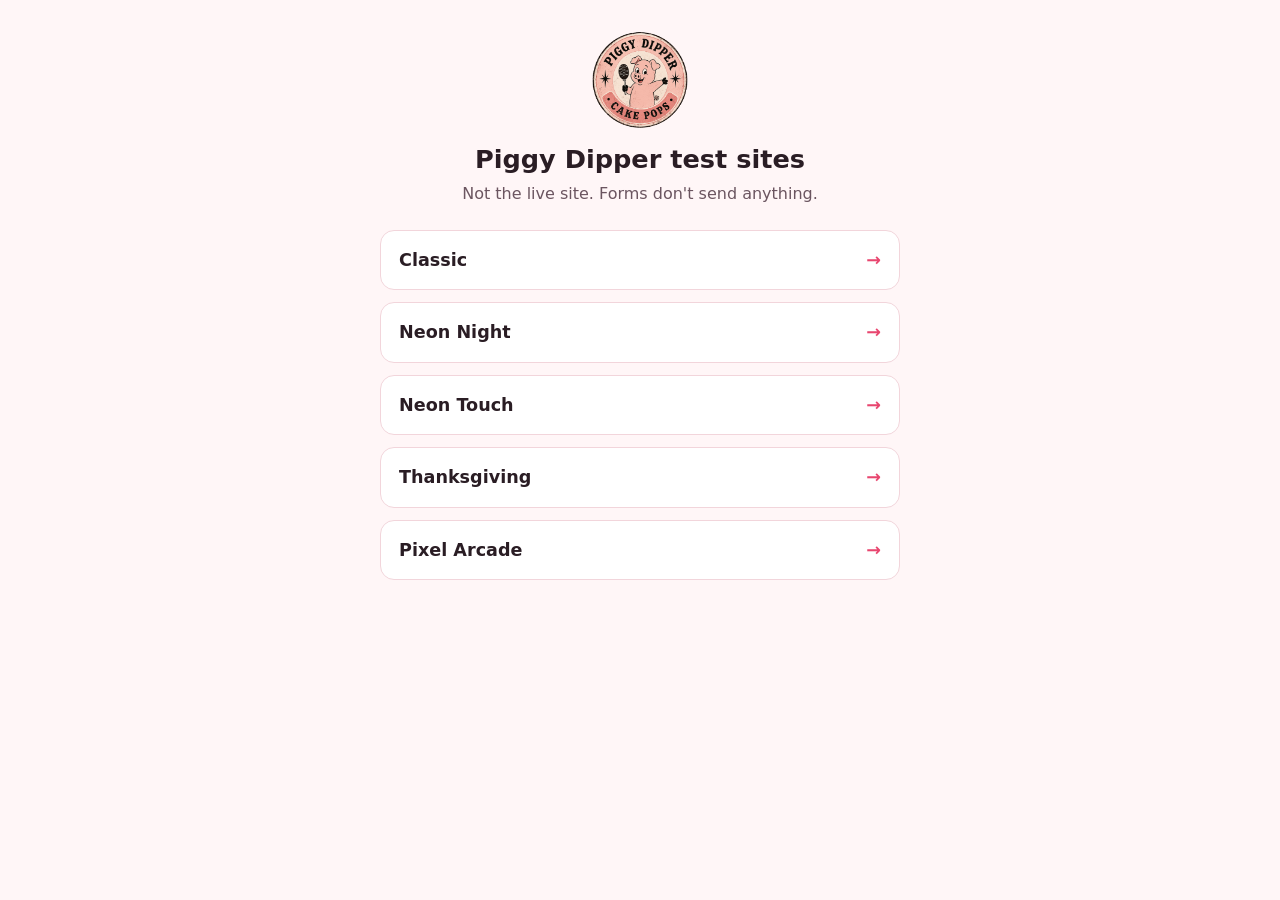
<file: index.html>
<!doctype html>
<html lang="en">
<head>
<meta charset="utf-8">
<meta name="viewport" content="width=device-width, initial-scale=1, viewport-fit=cover">
<meta name="robots" content="noindex, nofollow">
<link rel="icon" href="img/favicon.png" type="image/png">
<title>Piggy Dipper test sites</title>
<style>
:root{--bg:#fff6f7;--ink:#2a1d24;--muted:#6b5560;--card:#fff;--line:#f2d5db;--accent:#e8466f}
@media (prefers-color-scheme:dark){:root{--bg:#160e13;--ink:#fdeef0;--muted:#c7aab5;--card:#22161d;--line:#3a2630;--accent:#ff7aa0}}
*{box-sizing:border-box}
body{margin:0;background:var(--bg);color:var(--ink);font:16px/1.5 system-ui,-apple-system,"Segoe UI",Roboto,sans-serif;padding:calc(32px + env(safe-area-inset-top)) 16px 48px}
main{max-width:520px;margin:0 auto}
img.logo{width:96px;height:auto;display:block;margin:0 auto 12px;border-radius:50%}
h1{text-align:center;font-size:1.6rem;margin:0 0 4px}
p{text-align:center;color:var(--muted);margin:0 0 24px}
ul{list-style:none;margin:0;padding:0;display:grid;gap:12px}
a{display:flex;justify-content:space-between;align-items:center;background:var(--card);border:1px solid var(--line);border-radius:14px;padding:16px 18px;color:var(--ink);text-decoration:none;font-weight:600;font-size:1.1rem}
a::after{content:"→";color:var(--accent)}
a:active{transform:scale(.98)}
</style>
</head>
<body>
<main>
<img class="logo" src="img/logo.png" alt="Piggy Dipper">
<h1>Piggy Dipper test sites</h1>
<p>Not the live site. Forms don't send anything.</p>
<ul>
<li><a href="classic/">Classic</a></li>
<li><a href="neon-night/">Neon Night</a></li>
<li><a href="neon-touch/">Neon Touch</a></li>
<li><a href="thanksgiving/">Thanksgiving</a></li>
<li><a href="pixel-arcade/">Pixel Arcade</a></li>
</ul>
</main>
</body>
</html>
</file>
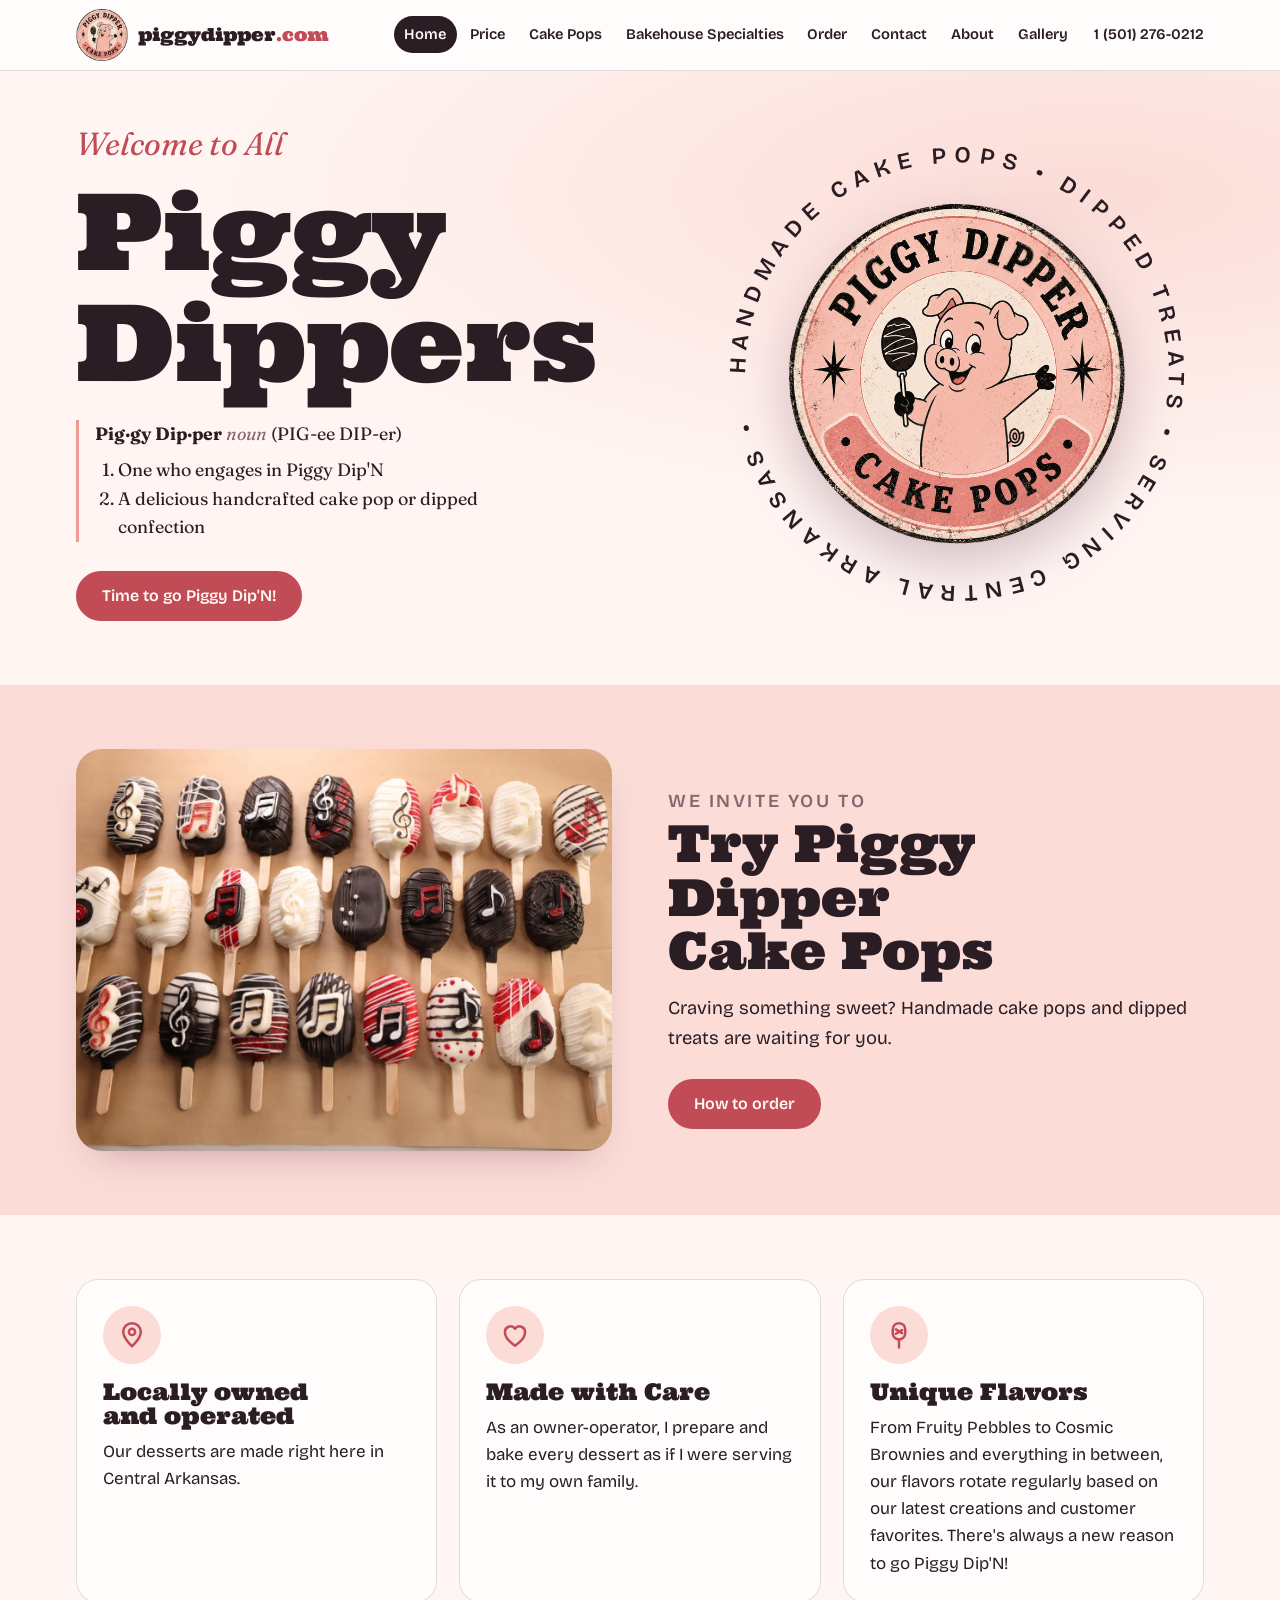
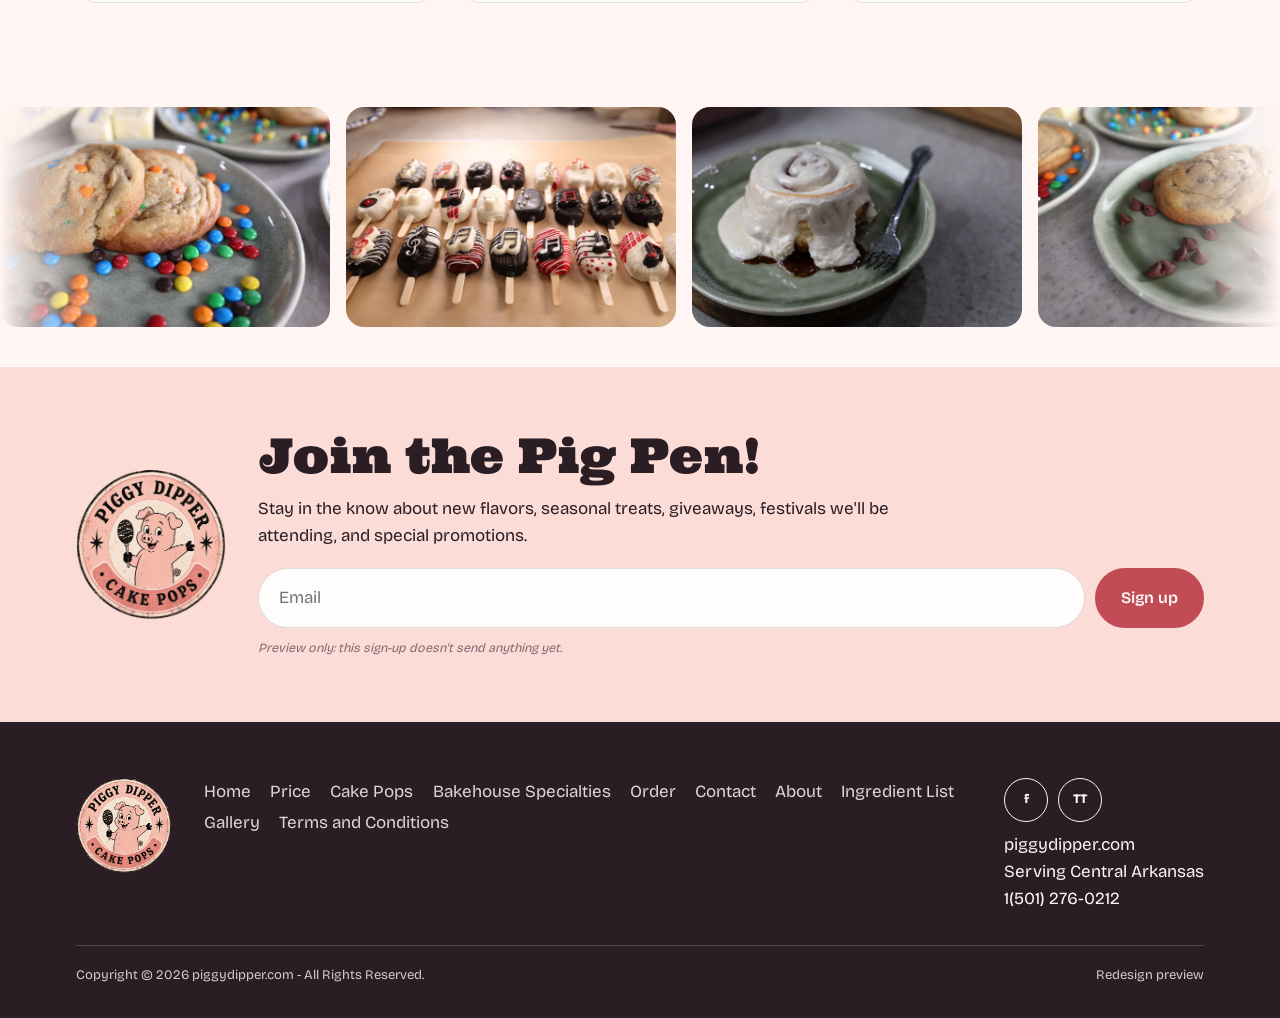
<file: classic/index.html>
<!doctype html>
<html lang="en" data-v="0">
<head>
<meta charset="utf-8">
<meta name="viewport" content="width=device-width, initial-scale=1, viewport-fit=cover">
<meta name="robots" content="noindex, nofollow">
<link rel="icon" href="img/favicon.png" type="image/png">
<link rel="apple-touch-icon" href="img/logo.png">
<title>Piggy Dipper</title>
<meta name="claude:viewport-fit-sides" content="cover">
<link rel="preconnect" href="https://fonts.googleapis.com">
<link rel="preconnect" href="https://fonts.gstatic.com" crossorigin>
<link rel="stylesheet" href="https://fonts.googleapis.com/css2?family=Bricolage+Grotesque:opsz,wght@12..96,400;12..96,600;12..96,800&family=Caveat:wght@500;700&family=Fraunces:ital,opsz,wght@0,9..144,500;1,9..144,400;1,9..144,600&family=Ultra&family=Anton&family=Chewy&family=Tilt+Neon&family=IM+Fell+English:ital@0;1&family=IM+Fell+English+SC&family=Lobster&family=Bebas+Neue&family=Shrikhand&display=swap">
<script>document.documentElement.dataset.v='0'</script>
<style>
[hidden]{display:none!important}
html,body{margin:0}

/* Layout: one site, hash-routed pages; three swappable home pages share the same header, footer and inner pages. */
:root{
  --cream:#fff6f3; --paper:#fffdfc; --blush:#fbdcd7; --rose:#ef9a93; --rose-deep:#c24c56;
  --cocoa:#2a1d24; --cocoa-2:#6b4a58; --stick:#fbf3ee;
  --bg:var(--cream); --fg:var(--cocoa); --muted:#8a6570; --surface:var(--paper);
  --band:var(--blush); --line:rgba(42,29,36,.14); --accent:var(--rose-deep); --accent-fg:#fffaf5;
  --shadow:0 18px 40px -22px rgba(90,30,55,.4);
  --f-display:"Ultra","Rockwell Extra Bold","Rockwell",Georgia,serif;
  --f-dict:"Fraunces",Georgia,"Times New Roman",serif;
  --f-body:"Bricolage Grotesque",ui-sans-serif,system-ui,-apple-system,"Segoe UI",sans-serif;
  --f-hand:"Caveat","Segoe Print","Bradley Hand",cursive;
  --gutter-l:max(16px,env(safe-area-inset-left,0px)); --gutter-r:max(16px,env(safe-area-inset-right,0px));
  /* Design 2 (ink) and 3 (gingham) commit to one look in both themes */
  --d2-bg:#1f1620; --d2-bg2:#2d1f2d; --d2-fg:#fdeef0; --d2-pink:#f5a8a8; --d2-muted:#d7b3be;
  --d3-kraft:#fff4f1; --d3-kraft-dk:#f2b3b0; --d3-ink:#2a1d24; --d3-paper:#fffdf8;
}
@media (prefers-color-scheme:dark){:root:not([data-theme="light"]){
  --bg:#19141a; --fg:#fbeef0; --muted:#cfaab6; --surface:#241d25; --band:#3a2431;
  --line:rgba(251,238,240,.14); --accent:#f4a2a6; --accent-fg:#1f1620; --shadow:0 18px 40px -22px rgba(0,0,0,.7); color-scheme:dark}}
:root[data-theme="dark"]{
  --bg:#19141a; --fg:#fbeef0; --muted:#cfaab6; --surface:#241d25; --band:#3a2431;
  --line:rgba(251,238,240,.14); --accent:#f4a2a6; --accent-fg:#1f1620; --shadow:0 18px 40px -22px rgba(0,0,0,.7); color-scheme:dark}

*,*::before,*::after{box-sizing:border-box}
html{scroll-behavior:smooth}
body{background:var(--bg);color:var(--fg);font-family:var(--f-body);font-size:17px;line-height:1.6;overflow-x:hidden}
body::before{content:"";position:fixed;inset:0 0 auto;height:env(safe-area-inset-top,0px);z-index:60;background:var(--surface)}
img{max-width:100%;display:block}
a{color:inherit}
h1,h2,h3{font-family:var(--f-display);font-weight:400;line-height:1.05;text-wrap:balance;margin:0}
p{margin:0}
.wrap{max-width:1160px;margin-inline:auto;padding-left:var(--gutter-l);padding-right:var(--gutter-r)}
.narrow{max-width:760px}
.eyebrow{font-size:.78rem;letter-spacing:.14em;text-transform:uppercase;font-weight:600;color:var(--muted)}
.btn{display:inline-flex;align-items:center;gap:.5em;font:600 1rem/1 var(--f-body);text-decoration:none;padding:.95em 1.5em;border-radius:999px;background:var(--accent);color:var(--accent-fg);border:2px solid var(--accent);cursor:pointer;transition:transform .2s,box-shadow .2s}
.btn:hover{transform:translateY(-2px);box-shadow:var(--shadow)}
.btn.ghost{background:transparent;color:var(--fg);border-color:currentColor}
.btn:focus-visible,a:focus-visible,button:focus-visible,summary:focus-visible,input:focus-visible,textarea:focus-visible{outline:3px solid var(--rose);outline-offset:3px}
.fine{font-size:.78rem;color:var(--muted);font-style:italic}
.dict{font-family:var(--f-dict)}
.dict .pos{font-style:italic;color:var(--muted)}
.dict ol{margin:.4em 0 0;padding-left:1.3em}

/* reveal: visible at rest, animates where scroll timelines exist */
@keyframes rv{from{opacity:0;transform:translateY(30px)}to{opacity:1;transform:none}}
@supports (animation-timeline:view()){@media (prefers-reduced-motion:no-preference){
  .rv{animation:rv linear both;animation-timeline:view();animation-range:entry 0% cover 22%}}}

/* preview strip + header */
.preview-strip{background:var(--fg);color:var(--bg);font-size:.8rem;text-align:center;padding-block:.45em}
.preview-strip .wrap{display:flex;justify-content:center;gap:.6em;flex-wrap:wrap}
header.site{position:sticky;top:env(safe-area-inset-top,0px);z-index:50;background:color-mix(in srgb,var(--surface) 92%,transparent);backdrop-filter:blur(10px);border-bottom:1px solid var(--line)}
header.site .wrap{display:flex;align-items:center;gap:1rem;padding-block:.55rem}
.brand{display:flex;align-items:center;gap:.6rem;text-decoration:none}
.brand img{width:52px;height:52px;transition:transform .5s cubic-bezier(.3,1.6,.5,1)}
.brand:hover img{transform:rotate(-14deg) scale(1.06)}
.brand span{font-family:var(--f-display);font-size:1.1rem;line-height:1}
nav.main{margin-left:auto;display:flex;gap:.2rem;flex-wrap:wrap;justify-content:flex-end}
nav.main a{text-decoration:none;font-weight:600;font-size:.92rem;padding:.45em .7em;border-radius:999px;position:relative}
nav.main a:hover{background:var(--band)}
nav.main a[aria-current="page"]{background:var(--fg);color:var(--bg)}
.phone{font-weight:600;font-size:.92rem;white-space:nowrap;text-decoration:none}
.menu-btn{display:none;margin-left:auto;background:none;border:2px solid var(--fg);color:var(--fg);border-radius:999px;font:600 .9rem var(--f-body);padding:.45em .9em;cursor:pointer}
@media (max-width:1020px){
  .menu-btn{display:inline-flex}
  nav.main{position:absolute;left:0;right:0;top:100%;flex-direction:column;align-items:stretch;background:var(--surface);border-bottom:1px solid var(--line);padding:.5rem var(--gutter-r) 1rem var(--gutter-l);gap:.1rem}
  nav.main:not(.open){display:none}
  nav.main a{font-size:1.05rem;padding:.7em .9em}
  header.site .phone{display:none}
}

/* footer */
footer.site{background:var(--fg);color:var(--bg);margin-top:0}
footer.site .wrap{padding-block:3.5rem 2rem;display:grid;grid-template-columns:auto 1fr auto;gap:2rem;align-items:start}
footer.site img{width:96px}
footer.site nav{display:flex;flex-wrap:wrap;gap:.3rem 1.2rem}
footer.site nav a{text-decoration:none;opacity:.85}
footer.site nav a:hover{opacity:1;text-decoration:underline}
.socials{display:flex;gap:.6rem}
.socials a{display:grid;place-items:center;width:44px;height:44px;border-radius:50%;border:1.5px solid currentColor;text-decoration:none;font-weight:800;font-size:.8rem}
.socials a:hover{background:var(--bg);color:var(--fg)}
.foot-meta{grid-column:1/-1;border-top:1px solid color-mix(in srgb,var(--bg) 25%,transparent);padding-top:1.2rem;display:flex;flex-wrap:wrap;justify-content:space-between;gap:.5rem;font-size:.82rem;opacity:.8}
@media (max-width:760px){footer.site .wrap{grid-template-columns:1fr}}

/* design switcher pill */
.switcher{position:fixed;z-index:70;left:50%;transform:translateX(-50%);bottom:calc(14px + env(safe-area-inset-bottom,0px));display:flex;gap:4px;padding:5px;border-radius:999px;background:var(--fg);box-shadow:0 12px 30px -10px rgba(0,0,0,.5);max-width:calc(100vw - 24px)}
.switcher span{color:var(--bg);font-size:.75rem;font-weight:600;align-self:center;padding:0 .6em;white-space:nowrap}
.switcher a{color:var(--bg);text-decoration:none;font-weight:600;font-size:.85rem;padding:.55em .9em;border-radius:999px;white-space:nowrap}
.switcher a[aria-current="true"]{background:var(--bg);color:var(--fg)}
@media (max-width:520px){.switcher span{display:none}.switcher a{font-size:.8rem;padding:.55em .7em}}

/* shared section helpers */
.page{padding-bottom:0;overflow-x:clip}
.page-hero{padding-block:4rem 2.5rem;position:relative}
.page-hero h1{font-size:clamp(2.4rem,6vw,4.6rem)}
.page-hero p.lead{margin-top:1rem;max-width:60ch;font-size:1.12rem;color:var(--muted)}
.band{background:var(--band)}
.section{padding-block:4rem}
.grid{display:grid;gap:1.4rem}
.card{background:var(--surface);border:1px solid var(--line);border-radius:22px;padding:1.6rem;min-width:0}
.notice{border:2px dashed var(--accent);border-radius:22px;padding:1.4rem 1.6rem;display:grid;gap:.8rem}
.notice h3{font-size:1.4rem}
.two-col{display:grid;grid-template-columns:1fr 1fr;gap:3rem;align-items:center}
.two-col > *{min-width:0}
@media (max-width:820px){.two-col{grid-template-columns:1fr;gap:2rem}}
.photo{border-radius:26px;overflow:hidden;box-shadow:var(--shadow)}
.photo img{width:100%;height:100%;object-fit:cover;transition:transform .8s}
.photo:hover img{transform:scale(1.04)}

/* forms (preview stand-ins) */
form.stand-in{display:grid;gap:1rem}
.field{display:grid;gap:.35rem}
.field label,.field legend{font-weight:600;font-size:.92rem}
.field input,.field textarea{font:inherit;font-size:1rem;color:var(--fg);background:var(--bg);border:1.5px solid var(--line);border-radius:14px;padding:.8em 1em;width:100%}
.field textarea{min-height:110px;resize:vertical}
fieldset.field{border:0;padding:0;margin:0}
.checks{display:flex;flex-wrap:wrap;gap:.5rem}
.checks label{display:inline-flex;align-items:center;gap:.4em;border:1.5px solid var(--line);border-radius:999px;padding:.5em .9em;font-weight:500;cursor:pointer}
.checks input{accent-color:var(--accent)}
.checks label:has(input:checked){background:var(--band);border-color:var(--accent)}
.toast{font-weight:600;color:var(--accent)}

/* ===================== HOME 1: Classic, refreshed ===================== */
.h1-hero{position:relative;overflow:hidden;background:radial-gradient(120% 90% at 85% 20%,var(--band),transparent 60%)}
.h1-hero .wrap{display:grid;grid-template-columns:1.1fr .9fr;gap:2rem;align-items:center;padding-block:3.5rem 4rem}
.h1-hero .wrap > *{min-width:0}
.h1-hero h2{font-family:var(--f-dict);font-style:italic;font-weight:400;font-size:clamp(1.4rem,3vw,2rem);color:var(--accent)}
.h1-hero h1{font-size:clamp(3.2rem,9vw,6.6rem);margin-top:.15em;letter-spacing:-.01em}
.h1-hero .dict{margin-top:1.4rem;font-size:1.12rem;max-width:34ch;padding-left:1rem;border-left:3px solid var(--rose)}
.h1-hero .btn{margin-top:1.8rem}
.badge-wrap{position:relative;aspect-ratio:1;max-width:460px;width:100%;justify-self:center}
.badge-wrap svg.ring{position:absolute;inset:0;width:100%;height:100%;animation:spin 28s linear infinite}
.badge-wrap svg.ring text{font:600 15px var(--f-body);letter-spacing:.32em;fill:var(--fg)}
.badge-wrap img{position:absolute;inset:13%;width:74%;height:74%;filter:drop-shadow(0 22px 26px rgba(90,30,55,.25));animation:badge-in 1.2s cubic-bezier(.2,1.4,.4,1) both,float 6s ease-in-out 1.2s infinite}
@keyframes spin{to{transform:rotate(360deg)}}
@keyframes badge-in{from{transform:rotate(-200deg) scale(.3);opacity:0}to{transform:none;opacity:1}}
@keyframes float{50%{transform:translateY(-12px) rotate(2deg)}}
@media (max-width:820px){.h1-hero .wrap{grid-template-columns:1fr}.badge-wrap{max-width:320px;order:-1}}
.h1-invite .two-col{gap:3.5rem}
.h1-invite .photo{aspect-ratio:4/3}
.h1-invite h2{font-size:clamp(2rem,4.5vw,3.2rem)}
.h1-invite p{margin-top:1rem;font-size:1.15rem}
.h1-invite .btn{margin-top:1.6rem}
.h1-feats{grid-template-columns:repeat(3,1fr)}
@media (max-width:820px){.h1-feats{grid-template-columns:1fr}}
.feat{transition:transform .3s,box-shadow .3s}
.feat:hover{transform:translateY(-6px) rotate(-.6deg);box-shadow:var(--shadow)}
.feat .ico{width:58px;height:58px;border-radius:50%;background:var(--band);display:grid;place-items:center;margin-bottom:1rem}
.feat .ico svg{width:30px;height:30px;stroke:var(--accent);fill:none;stroke-width:2;stroke-linecap:round;stroke-linejoin:round}
.feat h3{font-size:1.45rem;margin-bottom:.6rem}
.strip{overflow:hidden;padding-block:2.5rem;mask-image:linear-gradient(90deg,transparent,#000 8%,#000 92%,transparent)}
.strip-track{display:flex;gap:1rem;width:max-content;animation:marquee 60s linear infinite}
.strip:hover .strip-track{animation-play-state:paused}
.strip-track img{height:220px;width:auto;aspect-ratio:3/2;object-fit:cover;border-radius:18px}
@keyframes marquee{to{transform:translateX(-50%)}}
.pigpen{display:grid;grid-template-columns:auto 1fr;gap:2rem;align-items:center}
.pigpen img{width:150px;animation:float 6s ease-in-out infinite}
.pigpen h2{font-size:clamp(2rem,4.5vw,3rem)}
.pigpen form{display:flex;gap:.6rem;flex-wrap:wrap;margin-top:1.2rem}
.pigpen input{flex:1 1 240px;font:inherit;padding:.9em 1.2em;border-radius:999px;border:1.5px solid var(--line);background:var(--surface);color:var(--fg)}
@media (max-width:640px){.pigpen{grid-template-columns:1fr}.pigpen img{width:110px}}

/* ===================== HOME 2: The Dip ===================== */
[data-page="home-2"]{background:var(--d2-bg);color:var(--d2-fg)}
.d2-hero{position:relative;overflow:hidden;padding-top:0}
.d2-drip{display:block;width:100%;height:120px;color:var(--d2-pink)}
.d2-drip .drop{animation:drop 3.6s cubic-bezier(.5,0,.6,1) infinite;transform-box:fill-box;transform-origin:top}
@keyframes drop{0%,15%{transform:scaleY(.35)}60%{transform:scaleY(1)}100%{transform:scaleY(.35)}}
.d2-hero .wrap{display:grid;grid-template-columns:1.15fr .85fr;gap:2rem;align-items:center;padding-block:1rem 3rem}
.d2-hero .wrap > *{min-width:0}
.d2-word{font-size:clamp(3.4rem,11vw,8.4rem);color:var(--d2-pink);letter-spacing:-.02em;line-height:.92}
.d2-word span{display:inline-block;animation:bob 2.8s ease-in-out infinite;animation-delay:calc(var(--i)*.09s)}
@keyframes bob{50%{transform:translateY(-.06em)}}
.d2-hero .dict{margin-top:1.4rem;font-size:1.2rem;color:var(--d2-fg)}
.d2-hero .dict .pos{color:var(--d2-muted)}
.d2-hero .btn{margin-top:2rem;background:var(--d2-pink);border-color:var(--d2-pink);color:var(--d2-bg)}
.d2-hint{margin-top:1rem;font-size:.85rem;color:var(--d2-muted)}
.pop-stage{position:relative;margin-inline:auto;width:min(100%,210px)}
.pop-stage svg{width:100%;height:auto;overflow:visible;filter:drop-shadow(0 30px 30px rgba(0,0,0,.45))}
.flavor-name{font-family:var(--f-display);font-size:1.6rem;text-align:center;margin-top:.4rem;color:var(--d2-pink)}
.flavor-desc{text-align:center;font-size:.98rem;color:var(--d2-muted);min-height:4.8em;margin-top:.4rem}
.chips{display:flex;flex-wrap:wrap;gap:.45rem;justify-content:center;margin-top:1rem}
.chips button{font:600 .85rem var(--f-body);border-radius:999px;padding:.55em 1em;cursor:pointer;background:transparent;color:var(--d2-fg);border:1.5px solid rgba(251,233,223,.35);transition:background .2s,color .2s,transform .2s}
.chips button:hover{transform:translateY(-2px)}
.chips button[aria-pressed="true"]{background:var(--d2-pink);color:var(--d2-bg);border-color:var(--d2-pink)}
@media (max-width:860px){.d2-hero .wrap{grid-template-columns:1fr}.pop-stage{width:min(100%,180px)}}
.d2-marquee{background:var(--d2-pink);color:var(--d2-bg);overflow:hidden;padding-block:.9rem;transform:rotate(-1.6deg);margin-block:1.5rem;width:104%;margin-left:-2%}
.d2-marquee div{display:flex;width:max-content;animation:marquee 26s linear infinite;font-family:var(--f-display);font-size:1.5rem;white-space:nowrap;gap:2rem}
.d2-invite{padding-block:4.5rem}
.d2-invite .mosaic{display:grid;grid-template-columns:1.3fr 1fr;grid-template-rows:1fr 1fr;gap:12px;aspect-ratio:5/4}
.d2-invite .mosaic .photo{box-shadow:none;border-radius:18px}
.d2-invite .mosaic .photo:first-child{grid-row:span 2}
.d2-invite h2{font-size:clamp(2.2rem,5vw,3.6rem);color:var(--d2-fg)}
.d2-invite h2 em{font-style:normal;color:var(--d2-pink)}
.d2-invite p{margin-top:1.2rem;font-size:1.2rem;color:var(--d2-muted)}
.d2-invite .btn{margin-top:1.8rem;background:transparent;color:var(--d2-pink);border-color:var(--d2-pink)}
.d2-feats{display:grid;grid-template-columns:repeat(3,1fr);border-top:1px solid rgba(251,233,223,.18)}
.d2-feats > div{padding:2.2rem 1.6rem 2.6rem;border-right:1px solid rgba(251,233,223,.18);min-width:0;transition:background .3s}
.d2-feats > div:last-child{border-right:0}
.d2-feats > div:hover{background:var(--d2-bg2)}
.d2-feats h3{color:var(--d2-pink);font-size:1.5rem;margin-bottom:.8rem}
.d2-feats p{color:var(--d2-muted)}
@media (max-width:820px){.d2-feats{grid-template-columns:1fr}.d2-feats > div{border-right:0;border-bottom:1px solid rgba(251,233,223,.18)}}
.d2-price{padding-block:5rem;text-align:center}
.d2-price .big{font-family:var(--f-display);font-size:clamp(4rem,14vw,10rem);line-height:.9;color:var(--d2-pink)}
.d2-price .or{font-family:var(--f-dict);font-style:italic;font-size:1.6rem;margin-block:.6rem}
.d2-price .big2{font-family:var(--f-display);font-size:clamp(2.2rem,7vw,4.8rem);line-height:1}
.d2-price p.sub{color:var(--d2-muted);margin-top:1rem}
.d2-pigpen{background:var(--d2-bg2);padding-block:4rem}
.d2-pigpen h2{color:var(--d2-pink);font-size:clamp(2rem,4.5vw,3rem)}
.d2-pigpen p{color:var(--d2-muted);margin-top:.8rem;max-width:60ch}
.d2-pigpen form{display:flex;gap:.6rem;flex-wrap:wrap;margin-top:1.4rem}
.d2-pigpen input{flex:1 1 240px;font:inherit;padding:.9em 1.2em;border-radius:999px;border:1.5px solid rgba(251,233,223,.3);background:transparent;color:var(--d2-fg)}
.d2-pigpen .btn{background:var(--d2-pink);border-color:var(--d2-pink);color:var(--d2-bg)}
.d2-pigpen .fine{color:var(--d2-muted)}
.sprinkle{position:fixed;width:12px;height:4px;border-radius:3px;pointer-events:none;z-index:80}

/* ===================== HOME 3: Gingham Table ===================== */
[data-page="home-3"]{color:var(--d3-ink);background-color:var(--d3-kraft);
  background-image:linear-gradient(90deg,rgba(239,140,140,.22) 50%,transparent 0),linear-gradient(rgba(239,140,140,.22) 50%,transparent 0);background-size:56px 56px}
.d3-table{position:relative;height:clamp(560px,76vw,700px);max-width:1240px;margin-inline:auto;overflow:hidden}
.d3-logo{position:absolute;left:50%;top:50%;width:clamp(210px,34vw,330px);translate:-50% -50%;z-index:20;filter:drop-shadow(0 10px 0 rgba(90,30,55,.18)) drop-shadow(0 26px 30px rgba(90,30,55,.35));animation:stamp 1s cubic-bezier(.2,1.6,.4,1) .2s both;pointer-events:none}
@keyframes stamp{0%{transform:scale(2.4) rotate(-22deg);opacity:0}55%{opacity:1}100%{transform:scale(1) rotate(-6deg)}}
.print{position:absolute;width:clamp(150px,22vw,250px);background:var(--d3-paper);padding:10px 10px 38px;box-shadow:0 2px 0 rgba(0,0,0,.06),0 18px 24px -12px rgba(90,30,55,.5);cursor:grab;touch-action:none;user-select:none;transition:box-shadow .2s;animation:deal .8s cubic-bezier(.2,1.2,.4,1) both;animation-delay:calc(.5s + var(--i)*.12s)}
.print:active{cursor:grabbing;box-shadow:0 30px 40px -14px rgba(90,30,55,.6)}
.print img{width:100%;aspect-ratio:1;object-fit:cover;pointer-events:none}
.print figcaption{position:absolute;left:0;right:0;bottom:6px;text-align:center;font:700 1.15rem/1 var(--f-hand);color:var(--d3-ink)}
@keyframes deal{from{opacity:0;translate:0 -60px}}
.d3-hint{position:absolute;right:max(16px,env(safe-area-inset-right,0px));bottom:14px;font:700 1.25rem var(--f-hand);z-index:25;opacity:.8}
.d3-head{text-align:center;padding-block:2rem 1rem}
.d3-head .w{font:700 clamp(1.6rem,4vw,2.4rem) var(--f-hand)}
.d3-head h1{font-size:clamp(3rem,10vw,7rem);color:var(--d3-ink);text-shadow:3px 3px 0 var(--d3-kraft-dk)}
.d3-head .dict{margin:1.2rem auto 0;max-width:34ch;font-size:1.15rem;text-align:left}
.d3-head .btn{margin-top:1.6rem;background:var(--d3-ink);border-color:var(--d3-ink);color:var(--d3-paper)}
.d3-story{padding-block:4rem}
.shout{font-family:var(--f-display);font-size:clamp(2.6rem,9vw,6.4rem);line-height:1;text-align:center;color:var(--rose-deep);cursor:default;user-select:none}
.shout span{display:inline-block;transition:transform .25s cubic-bezier(.3,1.8,.5,1)}
.shout span:hover{transform:translateY(-.25em) rotate(-8deg)}
.d3-story .note{max-width:620px;margin:1.6rem auto 0;background:var(--d3-paper);padding:1.8rem 2rem;rotate:-1deg;box-shadow:0 16px 26px -16px rgba(90,30,55,.55);position:relative}
.d3-story .note::before{content:"";position:absolute;top:-14px;left:50%;width:120px;height:28px;translate:-50% 0;background:rgba(255,255,255,.55);rotate:2deg;box-shadow:0 1px 2px rgba(0,0,0,.08)}
.d3-story .note p + p{margin-top:.9rem}
.d3-story .note a{font-weight:700}
.ticket-row{display:flex;justify-content:center;gap:1.6rem;flex-wrap:wrap;padding-block:3rem}
.ticket{background:var(--d3-paper);min-width:0;width:min(100%,330px);padding:1.6rem 1.8rem;position:relative;rotate:var(--r);transition:rotate .3s,transform .3s;
  -webkit-mask:radial-gradient(circle 12px at 0 50%,#0000 98%,#000) left/51% 100% no-repeat,radial-gradient(circle 12px at 100% 50%,#0000 98%,#000) right/51% 100% no-repeat;
  mask:radial-gradient(circle 12px at 0 50%,#0000 98%,#000) left/51% 100% no-repeat,radial-gradient(circle 12px at 100% 50%,#0000 98%,#000) right/51% 100% no-repeat}
.ticket:hover{rotate:0deg;transform:translateY(-6px)}
.ticket .t-top{font:700 1.3rem var(--f-hand);color:var(--rose-deep)}
.ticket .t-price{font-family:var(--f-display);font-size:3.6rem;line-height:1}
.ticket ul{list-style:none;padding:0;margin:.8rem 0 0;border-top:2px dashed rgba(42,29,36,.3);padding-top:.8rem}
.ticket li{display:flex;justify-content:space-between;gap:1rem}
.ticket .fine{color:#8a6570;margin-top:.6rem}
.notes{display:grid;grid-template-columns:repeat(3,1fr);gap:2rem;padding-block:2rem 4rem}
.notes > div{background:#fff8ee;padding:1.6rem 1.5rem 1.9rem;rotate:var(--r);box-shadow:0 14px 22px -14px rgba(90,30,55,.6);min-width:0;transition:rotate .3s}
.notes > div:nth-child(2){background:#fbe0dc}
.notes > div:nth-child(3){background:#e6f3ec}
.notes > div:hover{rotate:0deg}
.notes h3{font-size:1.35rem;margin-bottom:.6rem}
@media (max-width:820px){.notes{grid-template-columns:1fr}}
.postcard{background:var(--d3-paper);max-width:860px;margin:0 auto;display:grid;grid-template-columns:1fr auto;gap:2rem;padding:2.2rem;box-shadow:0 22px 34px -20px rgba(90,30,55,.6);position:relative}
.postcard::after{content:"";position:absolute;top:1.4rem;right:1.4rem;width:86px;height:100px;border:3px dashed rgba(185,82,75,.5)}
.postcard h2{font-size:clamp(1.9rem,4vw,2.8rem)}
.postcard form{display:flex;gap:.6rem;flex-wrap:wrap;margin-top:1.2rem}
.postcard input{flex:1 1 220px;font:inherit;padding:.85em 0;border:0;border-bottom:2px solid var(--d3-ink);background:transparent;color:var(--d3-ink)}
.postcard .btn{background:var(--rose-deep);border-color:var(--rose-deep);color:#fff}
.postcard .fine{color:#8a6570}
.postcard .stamp-img{width:110px;align-self:start;rotate:8deg;position:relative;z-index:1}
@media (max-width:640px){.postcard{grid-template-columns:1fr}.postcard::after,.postcard .stamp-img{display:none}}

/* ===================== INNER PAGES ===================== */
.dict-hero{font-family:var(--f-dict);font-size:1.15rem;max-width:44ch}
.price-cards{grid-template-columns:1fr 1fr}
@media (max-width:760px){.price-cards{grid-template-columns:1fr}}
.price-card{padding:2rem;position:relative;overflow:hidden}
.price-card h2{font-size:clamp(2.2rem,5vw,3.2rem)}
.price-card ul{list-style:none;padding:0;margin:1.2rem 0 0}
.price-card li{display:flex;justify-content:space-between;gap:1rem;padding:.55rem 0;border-bottom:1px dotted var(--line);font-variant-numeric:tabular-nums}
.price-card .fine{margin-top:.8rem}
.price-card.hot{background:var(--fg);color:var(--bg);border-color:var(--fg)}
.price-card.hot .fine{color:color-mix(in srgb,var(--bg) 70%,transparent)}
.price-card.hot .btn{background:var(--rose);border-color:var(--rose);color:var(--cocoa);margin-top:1.4rem}
.tiles{grid-template-columns:repeat(3,1fr)}
@media (max-width:760px){.tiles{grid-template-columns:1fr}}
.tile{position:relative;aspect-ratio:4/5;border-radius:24px;overflow:hidden;text-decoration:none;color:#fff;box-shadow:var(--shadow)}
.tile img{position:absolute;inset:0;width:100%;height:100%;object-fit:cover;transition:transform .8s}
.tile:hover img{transform:scale(1.07)}
.tile span{position:absolute;left:1.2rem;bottom:1.1rem;font-family:var(--f-display);font-size:1.8rem;text-shadow:0 2px 14px rgba(0,0,0,.5);text-transform:capitalize}
.tile::after{content:"";position:absolute;inset:0;background:linear-gradient(transparent 50%,rgba(35,10,25,.55))}
.tile span{z-index:1}
.treats{grid-template-columns:repeat(3,1fr)}
@media (max-width:900px){.treats{grid-template-columns:1fr 1fr}}
@media (max-width:560px){.treats{grid-template-columns:1fr}}
.treat{transition:transform .3s,box-shadow .3s}
.treat:hover{transform:translateY(-5px);box-shadow:var(--shadow)}
.treat h3{font-size:1.25rem;margin-bottom:.5rem}
.treat .dot{width:40px;height:10px;border-radius:6px;background:var(--rose);margin-bottom:1rem}
.flavors{grid-template-columns:repeat(4,1fr)}
@media (max-width:1000px){.flavors{grid-template-columns:1fr 1fr}}
@media (max-width:540px){.flavors{grid-template-columns:1fr}}
.flavor{display:grid;gap:.8rem;align-content:start;transition:transform .35s,box-shadow .35s}
.flavor:hover{transform:translateY(-6px) rotate(-1deg);box-shadow:var(--shadow)}
.flavor svg{width:70px;height:120px;transition:transform .5s cubic-bezier(.3,1.6,.5,1)}
.flavor:hover svg{transform:rotate(-12deg) translateY(-4px)}
.flavor h3{font-size:1.35rem}
.bake{padding-block:4rem}
.bake .photo{aspect-ratio:4/3}
.bake h2{font-size:clamp(2rem,4.5vw,3rem);margin-bottom:1rem}
.bake p + p{margin-top:1rem}
blockquote.jana{margin:1.4rem 0 0;font:600 1.7rem/1.25 var(--f-hand);color:var(--accent)}
blockquote.jana cite{display:block;font:500 1rem var(--f-body);color:var(--muted);margin-top:.4rem;font-style:normal}
.info-cards{grid-template-columns:repeat(3,1fr)}
@media (max-width:900px){.info-cards{grid-template-columns:1fr}}
.info-cards h3{font-size:1.3rem;margin-bottom:.6rem}
.pay{display:flex;flex-wrap:wrap;gap:.4rem;margin-top:.4rem}
.pay span{background:var(--band);border-radius:999px;padding:.3em .8em;font-size:.88rem;font-weight:600}
.order-grid{display:grid;grid-template-columns:1.3fr .7fr;gap:2rem;align-items:start}
.order-grid > *{min-width:0}
@media (max-width:860px){.order-grid{grid-template-columns:1fr}}
.side-info{display:grid;gap:1rem}
.side-info .card p{font-weight:600}
.big-phone{font-family:var(--f-display);font-size:clamp(1.8rem,5vw,2.6rem);text-decoration:none;display:inline-block;margin-top:.6rem}
.about-sec{padding-block:4rem}
.about-sec .photo{aspect-ratio:4/5}
.about-sec h2{font-size:clamp(2rem,4.5vw,3rem);margin-bottom:1.1rem}
.about-sec p + p{margin-top:1rem}
.about-sec .photo.wide{aspect-ratio:3/2}
.about-sec .photo.tall{aspect-ratio:2/3}
@media (max-width:820px){.about-sec .photo.tall{aspect-ratio:4/5}}
.about-sec .two-col.flip > .photo{order:2}
@media (max-width:820px){.about-sec .two-col.flip > .photo{order:0}.about-sec .photo{aspect-ratio:4/3}}
.filters{display:flex;flex-wrap:wrap;gap:.5rem;margin-bottom:1.6rem}
.filters button{font:600 .9rem var(--f-body);padding:.55em 1.1em;border-radius:999px;border:1.5px solid var(--line);background:var(--surface);color:var(--fg);cursor:pointer}
.filters button[aria-pressed="true"]{background:var(--fg);color:var(--bg);border-color:var(--fg)}
.masonry{display:flex;gap:14px;align-items:flex-start}.masonry .mcol{flex:1;min-width:0}
.masonry button{display:block;width:100%;margin:0 0 14px;padding:0;border:0;background:none;border-radius:18px;overflow:hidden;cursor:zoom-in;break-inside:avoid;position:relative}
.masonry img{width:100%;height:auto;transition:transform .6s,filter .4s}
.masonry button:hover img{transform:scale(1.05)}
.masonry button span{position:absolute;left:0;right:0;bottom:0;padding:1.6rem .9rem .7rem;text-align:left;color:#fff;font-weight:600;font-size:.9rem;background:linear-gradient(transparent,rgba(35,10,25,.7));opacity:0;transition:opacity .3s}
.masonry button:hover span,.masonry button:focus-visible span{opacity:1}
.lightbox{position:fixed;inset:0;z-index:90;background:rgba(22,14,20,.94);display:grid;place-items:center;padding:calc(20px + env(safe-area-inset-top,0px)) max(16px,env(safe-area-inset-right,0px)) calc(20px + env(safe-area-inset-bottom,0px)) max(16px,env(safe-area-inset-left,0px))}
.lightbox figure{margin:0;max-width:min(1100px,100%);display:grid;gap:.8rem;justify-items:center}
.lightbox img{max-height:78vh;width:auto;border-radius:12px}
.lightbox figcaption{color:#fbeef0;text-align:center}
.lightbox button{position:absolute;background:rgba(255,255,255,.12);color:#fff;border:0;width:52px;height:52px;border-radius:50%;font-size:1.5rem;cursor:pointer}
.lightbox .lb-close{top:calc(16px + env(safe-area-inset-top,0px));right:max(16px,env(safe-area-inset-right,0px))}
.lightbox .lb-prev{left:max(12px,env(safe-area-inset-left,0px));top:50%}
.lightbox .lb-next{right:max(12px,env(safe-area-inset-right,0px));top:50%}
details.acc{border-bottom:1px solid var(--line)}
details.acc summary{list-style:none;cursor:pointer;display:flex;justify-content:space-between;align-items:center;gap:1rem;padding:1.05rem .2rem;font-weight:600;font-size:1.05rem}
details.acc summary::-webkit-details-marker{display:none}
details.acc summary::after{content:"+";font-family:var(--f-display);font-size:1.4rem;transition:transform .3s;color:var(--accent);flex:none}
details.acc[open] summary::after{transform:rotate(45deg)}
details.acc .acc-body{padding:0 .2rem 1.2rem;color:var(--muted)}
.acc-group{margin-top:2.6rem}
.acc-group h2{font-size:clamp(1.7rem,4vw,2.4rem)}
.acc-group > p{margin-top:.6rem;color:var(--muted)}
.store-list{columns:2 260px;column-gap:2rem;margin-top:1rem;padding-left:1.1em}
.store-list li{break-inside:avoid;margin-bottom:.35rem}
.search{width:100%;font:inherit;padding:.85em 1.2em;border-radius:999px;border:1.5px solid var(--line);background:var(--surface);color:var(--fg);margin-top:1.4rem}
.terms p + p{margin-top:.8rem}
.terms ul{margin:.6rem 0}

/* ===================== HOME 4: Bakery Case (sage plates, pink awning) ===================== */
[data-page="home-4"]{--sg:#e3ece4;--sg-2:#c9d9cc;--sg-deep:#3e5b4b;--pk:#f4b6b9;--pk-deep:#c24c56;--ink:#2a1d24;--cr:#fffaf6;background:var(--cr);color:var(--ink)}
[data-page="home-4"] .btn{background:var(--sg-deep);border-color:var(--sg-deep);color:#fff}
[data-page="home-4"] .btn.ghost{background:transparent;color:var(--ink);border-color:var(--ink)}
.d4-awning{height:74px;background:repeating-linear-gradient(90deg,var(--pk) 0 60px,#ffffff 60px 120px);position:relative;transform-origin:top;animation:awn 1.4s cubic-bezier(.3,1.5,.5,1) both;border-top:6px solid var(--pk);box-shadow:0 10px 18px -12px rgba(42,29,36,.35)}
.d4-awning::after{content:"";position:absolute;left:0;right:0;top:100%;height:26px;background:radial-gradient(circle at 30px 0,var(--pk) 29px,transparent 30px) 0 0/120px 26px,radial-gradient(circle at 90px 0,#ffffff 29px,transparent 30px) 0 0/120px 26px}
@keyframes awn{from{transform:scaleY(0)}60%{transform:scaleY(1.12)}to{transform:none}}
.d4-hero .wrap{display:grid;grid-template-columns:1fr 1fr;gap:3rem;align-items:center;padding-block:4.5rem 3.5rem}
.d4-hero .wrap>*{min-width:0}
.d4-hero .w{font-family:var(--f-hand);font-size:clamp(1.8rem,4vw,2.6rem);color:var(--pk-deep);line-height:1}
.d4-hero h1{font-family:var(--f-dict);font-weight:600;font-size:clamp(3rem,8vw,5.8rem);letter-spacing:-.02em;line-height:.95;margin-top:.2em}
.d4-hero h1 em{font-style:italic;color:var(--sg-deep)}
.d4-hero p.lead{margin-top:1.2rem;font-size:1.2rem;max-width:36ch}
.d4-hero .acts{display:flex;gap:.8rem;flex-wrap:wrap;margin-top:1.8rem}
.d4-window{position:relative;aspect-ratio:4/5;border-radius:999px 999px 28px 28px;overflow:hidden;border:10px solid #fff;box-shadow:0 30px 60px -30px rgba(62,91,75,.55),0 0 0 1px var(--sg-2)}
.d4-window img{width:100%;height:100%;object-fit:cover;animation:kb 18s ease-in-out infinite alternate}
@keyframes kb{to{transform:scale(1.12) translate(-3%,2%)}}
.d4-window::after{content:"";position:absolute;inset:0;background:linear-gradient(115deg,transparent 35%,rgba(255,255,255,.45) 45%,transparent 55%);transform:translateX(-120%);animation:sheen 5.5s ease-in-out 1s infinite}
@keyframes sheen{40%,100%{transform:translateX(120%)}}
.d4-sticker{position:absolute;right:-6px;bottom:12%;width:120px;height:120px;border-radius:50%;background:var(--pk-deep);color:#fff;display:grid;place-items:center;text-align:center;font:600 .8rem/1.15 var(--f-body);transform:rotate(12deg);box-shadow:0 12px 24px -10px rgba(0,0,0,.4);animation:wob 4s ease-in-out infinite}
.d4-sticker b{display:block;font:400 2.2rem/1 var(--f-display)}
@keyframes wob{50%{transform:rotate(4deg) scale(1.05)}}
.d4-winwrap{position:relative;max-width:420px;justify-self:center;width:100%}
@media (max-width:820px){.d4-hero .wrap{grid-template-columns:1fr;padding-block:3rem}.d4-winwrap{max-width:320px;order:-1}}
.d4-case{background:linear-gradient(var(--sg),var(--sg-2));padding-block:4rem 4.5rem;position:relative}
.d4-case h2{font-family:var(--f-dict);font-weight:600;font-size:clamp(2.2rem,5vw,3.4rem);text-align:center}
.d4-case .sub{text-align:center;margin-top:.6rem;color:var(--sg-deep);font-weight:600}
.d4-glass{margin-top:2.5rem;border-radius:26px;padding:2.2rem 1.6rem 0;background:linear-gradient(160deg,rgba(255,255,255,.75),rgba(255,255,255,.35));border:2px solid rgba(255,255,255,.9);box-shadow:inset 0 1px 0 #fff,0 30px 50px -35px rgba(62,91,75,.6);position:relative;overflow:hidden}
.d4-glass::before{content:"";position:absolute;inset:0;background:linear-gradient(110deg,transparent 30%,rgba(255,255,255,.7) 40%,transparent 50%);transform:translateX(-100%);pointer-events:none}
@supports (animation-timeline:view()){@media (prefers-reduced-motion:no-preference){.d4-glass::before{animation:glass linear both;animation-timeline:view();animation-range:entry 20% cover 60%}}}
@keyframes glass{to{transform:translateX(100%)}}
.d4-shelf{display:grid;grid-template-columns:1.35fr 1fr 1fr;gap:1.4rem;align-items:end}
.d4-shelf::after{content:"";grid-column:1/-1;height:16px;margin:0 -1.6rem;background:linear-gradient(#fff,#d8e4da);box-shadow:0 8px 14px -6px rgba(62,91,75,.45)}
@media (max-width:820px){.d4-shelf{grid-template-columns:1fr}}
.d4-item{position:relative;perspective:900px;cursor:pointer;background:none;border:0;padding:0;text-align:left;color:inherit;font:inherit}
.d4-item .flip{position:relative;transition:transform .7s cubic-bezier(.3,1.3,.5,1);transform-style:preserve-3d}
.d4-item.open .flip{transform:rotateY(180deg)}
.d4-item .flip,.d4-item .front{display:block}
.d4-item .front,.d4-item .back{backface-visibility:hidden;border-radius:22px;overflow:hidden}
.d4-item .front img{width:100%;aspect-ratio:4/3;object-fit:cover;transition:transform .5s}
.d4-item:hover .front img{transform:translateY(-6px) scale(1.03)}
.d4-item.big .front img{aspect-ratio:5/4}
.d4-item .back{position:absolute;inset:0;transform:rotateY(180deg);background:#fff;padding:1.4rem;display:flex;flex-direction:column;gap:.6rem;overflow:auto}
.d4-item .back .h{display:block;font-family:var(--f-dict);font-weight:600;font-size:1.5rem}
.d4-item .back .p{display:block;font-size:.98rem}
.d4-item .name{display:block;font-family:var(--f-dict);font-weight:600;font-size:1.35rem;margin:.7rem 0 1rem}
.d4-item .name small{display:block;font:500 .85rem var(--f-body);color:var(--sg-deep)}
.d4-tag{position:absolute;top:-14px;right:18px;z-index:2;background:#fff;border:1.5px solid var(--ink);border-radius:8px 8px 8px 8px;padding:.35em .7em .3em 1.4em;font:400 1.3rem/1 var(--f-display);transform-origin:50% -10px;animation:swing 3.4s ease-in-out infinite}
.d4-tag::before{content:"";position:absolute;left:.5em;top:50%;width:7px;height:7px;margin-top:-3.5px;border-radius:50%;border:1.5px solid var(--ink)}
.d4-item:nth-child(2) .d4-tag{animation-delay:-1.1s}.d4-item:nth-child(3) .d4-tag{animation-delay:-2.2s}
@keyframes swing{0%,100%{transform:rotate(-5deg)}50%{transform:rotate(6deg)}}
.d4-deal{display:flex;flex-wrap:wrap;gap:.6rem 1.4rem;justify-content:center;align-items:baseline;padding:1.6rem 0 1.8rem;text-align:center}
.d4-deal .big{font:400 clamp(1.8rem,4vw,2.6rem)/1 var(--f-display);color:var(--pk-deep)}
.d4-deal .fine{color:var(--sg-deep);width:100%}
.d4-hint{text-align:center;font-family:var(--f-hand);font-size:1.4rem;color:var(--sg-deep);margin-top:1.2rem}
.d4-dipped{padding-block:4rem}
.d4-dipped h2{font-family:var(--f-dict);font-weight:600;font-size:clamp(2rem,4.5vw,3rem)}
.d4-dipped .lead{margin-top:.6rem;max-width:62ch}
.d4-jars{display:flex;flex-wrap:wrap;gap:.7rem;margin-top:1.6rem}
.d4-jars span{border:1.5px solid var(--sg-deep);color:var(--sg-deep);border-radius:999px;padding:.5em 1em;font-weight:600;background:#fff;transition:transform .25s,background .25s}
.d4-jars span:hover{transform:translateY(-4px) rotate(-2deg);background:var(--sg)}
.d4-feats{display:grid;grid-template-columns:repeat(3,1fr);gap:1.4rem;padding-bottom:4rem}
.d4-feats>div{border-top:3px solid var(--pk);padding-top:1rem}
.d4-feats h3{font-family:var(--f-dict);font-weight:600;font-size:1.4rem;margin-bottom:.5rem}
@media (max-width:820px){.d4-feats{grid-template-columns:1fr}}
.d4-card{background:#fff;border-radius:6px;padding:2rem 2rem 1.6rem;box-shadow:0 20px 40px -26px rgba(42,29,36,.5);background-image:repeating-linear-gradient(transparent 0 31px,rgba(194,76,86,.18) 31px 32px);background-position:0 70px;border-top:6px solid var(--pk);max-width:640px;margin:0 auto 5rem;transform:rotate(-1deg)}
.d4-card h2{font-family:var(--f-hand);font-size:2.6rem;color:var(--pk-deep)}
.d4-card form{display:flex;gap:.6rem;flex-wrap:wrap;margin-top:1rem}
.d4-card input{flex:1 1 220px;font:inherit;padding:.85em 1.1em;border-radius:999px;border:1.5px solid var(--sg-2);background:var(--cr);color:var(--ink)}
.d4-card .fine{color:#6f5a62}

/* ===================== HOME 5: Pink Press (magazine cover) ===================== */
[data-page="home-5"]{--pp:#ff9fb2;--pp-2:#ffd3dc;--pp-ink:#1d1520;--pp-paper:#fff7f8;background:var(--pp-paper);color:var(--pp-ink)}
[data-page="home-5"] .btn{background:var(--pp-ink);border-color:var(--pp-ink);color:var(--pp-paper)}
.d5-cover{position:relative;min-height:min(92vh,880px);display:grid;grid-template-rows:auto 1fr auto;background:var(--pp);overflow:hidden;isolation:isolate}
.d5-cover>img.bg{position:absolute;inset:0;width:100%;height:100%;object-fit:cover;z-index:-2;transform:scale(1.08);animation:cv 1.6s cubic-bezier(.2,.8,.2,1) both}
@keyframes cv{from{transform:scale(1.3);filter:saturate(0)}to{transform:scale(1.08)}}
.d5-cover::after{content:"";position:absolute;inset:0;z-index:-1;background:linear-gradient(180deg,rgba(255,159,178,.92) 0%,rgba(255,159,178,.15) 38%,rgba(29,21,32,0) 60%,rgba(29,21,32,.75) 100%)}
.d5-mast{font-family:"Anton",Impact,sans-serif;font-size:clamp(4.2rem,17.5vw,15rem);line-height:.82;letter-spacing:-.01em;text-transform:uppercase;color:var(--pp-ink);padding:1.2rem var(--gutter-r) 0 var(--gutter-l);white-space:nowrap;overflow:hidden}
.d5-mast span{display:inline-block;animation:mast .9s cubic-bezier(.2,1.2,.4,1) both;animation-delay:calc(var(--i)*55ms)}
@keyframes mast{from{transform:translateY(110%)}}
.d5-issue{display:flex;justify-content:space-between;flex-wrap:wrap;gap:.4rem 1rem;padding:.6rem var(--gutter-r) 0 var(--gutter-l);font-weight:700;font-size:.82rem;letter-spacing:.14em;text-transform:uppercase;border-top:2px solid var(--pp-ink);margin:0 var(--gutter-r) 0 var(--gutter-l);padding-inline:0}
.d5-lines{align-self:end;display:grid;grid-template-columns:1fr auto;gap:2rem;align-items:end;padding:0 var(--gutter-r) 2.4rem var(--gutter-l);color:#fff}
.d5-lines .main{font-family:var(--f-dict);font-weight:600;font-size:clamp(2.2rem,6vw,4.4rem);line-height:.98;max-width:12ch;text-shadow:0 2px 20px rgba(0,0,0,.35)}
.d5-lines .main em{color:var(--pp);font-style:italic}
.d5-lines ul{list-style:none;margin:0;padding:0;display:grid;gap:.7rem;text-align:right}
.d5-lines li a{color:#fff;text-decoration:none;font-weight:700;font-size:1.05rem;border-bottom:2px solid var(--pp);padding-bottom:2px}
.d5-lines li a:hover{color:var(--pp)}
.d5-lines li small{display:block;font:italic 400 .95rem var(--f-dict);opacity:.9}
.d5-price{position:absolute;top:44%;right:6%;width:150px;height:150px;border-radius:50%;background:var(--pp-ink);color:var(--pp);display:grid;place-items:center;text-align:center;transform:rotate(-10deg);font:700 .78rem/1.1 var(--f-body);letter-spacing:.06em;text-transform:uppercase;animation:pulse 2.6s ease-in-out infinite}
.d5-price b{display:block;font:400 3rem/1 "Anton",Impact,sans-serif;color:#fff;letter-spacing:0}
@keyframes pulse{50%{transform:rotate(-6deg) scale(1.06)}}
@media (max-width:760px){.d5-lines{grid-template-columns:1fr}.d5-lines ul{text-align:left}.d5-price{top:auto;bottom:46%;right:4%;width:118px;height:118px}.d5-price b{font-size:2.3rem}}
.d5-ticker{background:var(--pp-ink);color:var(--pp);overflow:hidden;padding-block:.9rem;white-space:nowrap}
.d5-ticker div{display:inline-flex;gap:2.4rem;font:400 clamp(1.6rem,4vw,2.6rem)/1 "Anton",Impact,sans-serif;text-transform:uppercase;will-change:transform}
.d5-ticker i{font-style:normal;color:#fff}
.d5-def{display:grid;grid-template-columns:1fr 1fr;gap:3rem;padding-block:5rem}
.d5-def>div{min-width:0}
.d5-def .k{font:700 .78rem var(--f-body);letter-spacing:.16em;text-transform:uppercase;color:#b2465a}
.d5-def h2{font-family:var(--f-dict);font-weight:600;font-size:clamp(2.4rem,5vw,3.6rem);margin:.3rem 0 .6rem}
.d5-def .dict{font-size:1.15rem}
@media (max-width:760px){.d5-def{grid-template-columns:1fr;gap:2.4rem;padding-block:3.5rem}}
.d5-toc{border-top:2px solid var(--pp-ink);padding-bottom:4rem;position:relative}
.d5-toc h2{font-family:"Anton",Impact,sans-serif;font-weight:400;text-transform:uppercase;font-size:clamp(2.4rem,6vw,4rem);padding-top:1.2rem}
.d5-toc ol{list-style:none;margin:1rem 0 0;padding:0;counter-reset:t}
.d5-toc li a{display:grid;grid-template-columns:4.5rem 1fr auto;align-items:baseline;gap:1rem;padding:1.1rem 0;border-bottom:1px solid rgba(29,21,32,.2);text-decoration:none;counter-increment:t;transition:padding .3s,color .3s}
.d5-toc li a::before{content:counter(t,decimal-leading-zero);font:400 1.6rem "Anton",Impact,sans-serif;color:#b2465a}
.d5-toc li a b{font-family:var(--f-dict);font-weight:600;font-size:clamp(1.5rem,3.4vw,2.4rem)}
.d5-toc li a span{font-size:.95rem;color:#6f5560;text-align:right;max-width:30ch}
.d5-toc li a:hover{padding-left:1rem;color:#b2465a}
@media (max-width:640px){.d5-toc li a{grid-template-columns:3rem 1fr}.d5-toc li a span{grid-column:2;text-align:left}}
.d5-peek{position:fixed;left:0;top:0;width:220px;aspect-ratio:4/5;border-radius:14px;overflow:hidden;pointer-events:none;z-index:40;opacity:0;transform:translate(-50%,-50%) scale(.6) rotate(-6deg);transition:opacity .25s,transform .35s cubic-bezier(.3,1.4,.5,1);box-shadow:0 20px 40px -14px rgba(0,0,0,.45)}
.d5-peek.on{opacity:1;transform:translate(-50%,-50%) scale(1) rotate(-4deg)}
.d5-peek img{width:100%;height:100%;object-fit:cover}
@media (hover:none){.d5-peek{display:none}}
.d5-reel{position:relative;height:320vh;background:var(--pp-ink);color:var(--pp-paper)}
.d5-reel .sticky{position:sticky;top:0;height:100vh;display:flex;flex-direction:column;justify-content:center;overflow:hidden}
.d5-reel h2{font-family:"Anton",Impact,sans-serif;font-weight:400;text-transform:uppercase;font-size:clamp(2.6rem,7vw,5rem);padding:0 var(--gutter-r) 1.4rem var(--gutter-l);color:var(--pp)}
.d5-track{display:flex;gap:1.4rem;padding-left:var(--gutter-l);will-change:transform}
.d5-track figure{margin:0;flex:0 0 auto;width:min(68vw,520px)}
.d5-track figure:nth-child(even){margin-top:3rem}
.d5-track img{width:100%;aspect-ratio:4/3;object-fit:cover;border-radius:6px}
.d5-track figcaption{font:italic 400 1rem var(--f-dict);margin-top:.5rem;opacity:.85}
@media (prefers-reduced-motion:reduce){.d5-reel{height:auto}.d5-reel .sticky{position:static;height:auto;padding-block:4rem}.d5-track{overflow-x:auto;padding-bottom:1rem}}
.d5-quote{padding-block:5.5rem;text-align:center}
.d5-quote blockquote{margin:0 auto;max-width:22ch;font-family:var(--f-dict);font-style:italic;font-size:clamp(2rem,5vw,3.4rem);line-height:1.1}
.d5-quote blockquote::before{content:"“";display:block;font:400 6rem/0.6 "Anton",Impact,sans-serif;color:var(--pp);margin-bottom:1.2rem}
.d5-quote cite{display:block;margin-top:1.2rem;font:700 .85rem var(--f-body);letter-spacing:.16em;text-transform:uppercase;font-style:normal}
.d5-quote p{margin-top:1.4rem}
.d5-sub{background:var(--pp-2);padding-block:4rem}
.d5-sub .box{border:3px dashed var(--pp-ink);border-radius:4px;padding:2rem;display:grid;grid-template-columns:1fr auto;gap:2rem;align-items:center}
.d5-sub h2{font-family:"Anton",Impact,sans-serif;font-weight:400;text-transform:uppercase;font-size:clamp(2.2rem,5vw,3.4rem)}
.d5-sub form{display:flex;gap:.6rem;flex-wrap:wrap;margin-top:1rem}
.d5-sub input{flex:1 1 220px;font:inherit;padding:.85em 1.1em;border-radius:999px;border:2px solid var(--pp-ink);background:#fff;color:var(--pp-ink)}
.d5-sub img{width:150px;animation:spin 24s linear infinite}
.d5-sub .fine{color:#6f5560}
@media (max-width:640px){.d5-sub .box{grid-template-columns:1fr}.d5-sub img{width:100px}}

/* ===================== HOME 6: Sprinkle Party (playful) ===================== */
[data-page="home-6"]{--sp-bg:#fff1f4;--sp-pink:#ff8fab;--sp-hot:#e8466f;--sp-ink:#2a1d24;--sp-blue:#7cc6f2;--sp-yellow:#ffd65c;--sp-green:#8fdc9b;--sp-lilac:#c9a7f5;background:var(--sp-bg);color:var(--sp-ink)}
[data-page="home-6"] .btn{background:var(--sp-hot);border-color:var(--sp-hot);color:#fff;box-shadow:0 6px 0 #a92a4d;transition:transform .15s,box-shadow .15s}
[data-page="home-6"] .btn:hover{transform:translateY(-3px);box-shadow:0 9px 0 #a92a4d}
[data-page="home-6"] .btn:active{transform:translateY(4px);box-shadow:0 2px 0 #a92a4d}
.d6-hero{position:relative;overflow:hidden;min-height:min(88vh,820px);display:grid;place-items:center;text-align:center;padding:4rem var(--gutter-r) 7rem var(--gutter-l);cursor:crosshair;isolation:isolate}
.d6-blob{position:absolute;border-radius:50%;filter:blur(2px);z-index:-2;animation:blob 12s ease-in-out infinite alternate}
@keyframes blob{to{transform:translate(30px,-24px) scale(1.12)}}
.d6-hero canvas{position:absolute;inset:0;width:100%;height:100%;z-index:-1;pointer-events:none}
.d6-logo{width:min(150px,32vw);margin:0 auto;animation:hop 2.4s cubic-bezier(.3,0,.6,1) infinite}
@keyframes hop{0%,100%{transform:translateY(0) rotate(-4deg)}45%{transform:translateY(-22px) rotate(4deg)}55%{transform:translateY(-22px) rotate(4deg)}}
.d6-hero .w{font:400 clamp(1.6rem,4vw,2.4rem) "Chewy",var(--f-hand);color:var(--sp-hot);margin-top:1rem}
.d6-hero h1{font:400 clamp(3.4rem,12vw,8.4rem)/.9 "Chewy",var(--f-display);letter-spacing:.01em}
.d6-hero h1 span{display:inline-block;animation:boing .9s cubic-bezier(.3,1.8,.5,1) both;animation-delay:calc(var(--i)*60ms + .2s)}
.d6-hero h1 span:nth-child(5n+1){color:var(--sp-hot)}.d6-hero h1 span:nth-child(5n+3){color:#3a8fc4}.d6-hero h1 span:nth-child(5n+4){color:#d49a00}
@keyframes boing{from{transform:translateY(-120px) scale(.4);opacity:0}}
.d6-hero .dict{max-width:34ch;margin:1.4rem auto 0;font-size:1.1rem;text-align:left;background:#fff;border-radius:22px;padding:1rem 1.3rem;box-shadow:0 8px 0 var(--sp-pink)}
.d6-hero .btn{margin-top:1.8rem}
.d6-hint{position:absolute;bottom:4.4rem;left:0;right:0;font:400 1.3rem "Chewy",var(--f-hand);color:var(--sp-hot)}
.d6-wave{display:block;width:100%;height:60px;margin-top:-59px;position:relative}
.d6-bite{background:#fff;padding-block:4.5rem}
.d6-bite .wrap{display:grid;grid-template-columns:1fr 1fr;gap:3rem;align-items:center}
.d6-bite .wrap>*{min-width:0}
@media (max-width:820px){.d6-bite .wrap{grid-template-columns:1fr}}
.d6-cookie{position:relative;width:min(420px,80vw);aspect-ratio:1;justify-self:center;border:0;padding:0;background:none;cursor:pointer;transition:transform .2s}
.d6-cookie:active{transform:scale(.96) rotate(-3deg)}
.d6-cookie svg{width:100%;height:100%;overflow:visible;filter:drop-shadow(0 22px 24px rgba(42,29,36,.25))}
.d6-cookie .crumbs i{position:absolute;width:10px;height:8px;border-radius:40%;background:#e7b877;left:50%;top:50%;animation:crumb .8s ease-out forwards}
@keyframes crumb{to{transform:translate(var(--x),var(--y)) rotate(200deg);opacity:0}}
.d6-bite h2{font:400 clamp(2.4rem,6vw,4rem)/1 "Chewy",var(--f-display)}
.d6-bite p{margin-top:1rem;font-size:1.12rem}
.d6-bite .tag{display:inline-block;margin-top:1.2rem;background:var(--sp-yellow);border-radius:999px;padding:.4em 1em;font-weight:700;transform:rotate(-2deg)}
.d6-say{font:400 1.4rem "Chewy",var(--f-hand);color:var(--sp-hot);margin-top:1rem;min-height:1.6em}
.d6-roll{padding-block:4.5rem}
.d6-roll .wrap{display:grid;grid-template-columns:1.1fr 1fr;gap:3rem;align-items:center}
.d6-roll .wrap>*{min-width:0}
@media (max-width:820px){.d6-roll .wrap{grid-template-columns:1fr}}
.d6-roll .ph{border-radius:40% 60% 55% 45%/50% 45% 55% 50%;overflow:hidden;aspect-ratio:1;animation:morph 9s ease-in-out infinite alternate;box-shadow:12px 14px 0 var(--sp-lilac)}
.d6-roll .ph img{width:100%;height:100%;object-fit:cover}
@keyframes morph{to{border-radius:58% 42% 40% 60%/45% 60% 40% 55%}}
.d6-roll h2{font:400 clamp(2.2rem,5vw,3.4rem)/1 "Chewy",var(--f-display)}
.d6-roll p{margin-top:1rem}
.d6-roll blockquote{margin:1.4rem 0 0;font:italic 400 1.25rem var(--f-dict);border-left:5px solid var(--sp-pink);padding-left:1rem}
.d6-roll cite{display:block;font:700 .85rem var(--f-body);font-style:normal;margin-top:.3rem}
.d6-flavors{background:var(--sp-ink);color:#fff;padding-block:4.5rem;overflow:hidden}
.d6-flavors h2{font:400 clamp(2.2rem,5vw,3.4rem)/1 "Chewy",var(--f-display);text-align:center}
.d6-flavors .sub{text-align:center;opacity:.85;margin-top:.6rem}
.d6-stickers{display:flex;flex-wrap:wrap;justify-content:center;gap:1rem;margin-top:2.2rem}
.d6-stickers button{font:400 1.2rem "Chewy",var(--f-display);border:3px solid #fff;border-radius:999px;padding:.55em 1.1em;color:var(--sp-ink);cursor:pointer;transform:rotate(var(--r));transition:transform .3s cubic-bezier(.3,1.8,.5,1)}
.d6-stickers button:hover,.d6-stickers button[aria-pressed="true"]{transform:rotate(0) scale(1.12)}
.d6-flavor-desc{max-width:56ch;margin:1.8rem auto 0;text-align:center;min-height:3.4em;font-size:1.08rem}
.d6-flavors .more{text-align:center;margin-top:1.6rem}
.d6-flavors .more a{color:var(--sp-yellow);font-weight:700}
.d6-price{padding-block:4.5rem;text-align:center}
.d6-bubbles{display:flex;justify-content:center;flex-wrap:wrap;gap:1.6rem;margin-top:1rem}
.d6-bubbles div{width:230px;aspect-ratio:1;border-radius:50%;display:grid;place-items:center;align-content:center;padding:1.4rem;animation:bob 4s ease-in-out infinite}
.d6-bubbles div:nth-child(2){animation-delay:-2s}
.d6-bubbles b{display:block;font:400 4rem/1 "Chewy",var(--f-display)}
@keyframes bob{50%{transform:translateY(-12px)}}
.d6-feats{display:grid;grid-template-columns:repeat(3,1fr);gap:1.4rem;padding-bottom:4.5rem}
.d6-feats>div{background:#fff;border-radius:28px;padding:1.6rem;box-shadow:0 8px 0 var(--c,var(--sp-pink));transition:transform .3s cubic-bezier(.3,1.8,.5,1)}
.d6-feats>div:hover{transform:translateY(-8px) rotate(-1.5deg)}
.d6-feats h3{font:400 1.6rem "Chewy",var(--f-display);margin-bottom:.5rem}
@media (max-width:820px){.d6-feats{grid-template-columns:1fr}}
.d6-pen{background:var(--sp-pink);padding-block:4rem;text-align:center;position:relative;overflow:hidden}
.d6-pen h2{font:400 clamp(2.4rem,6vw,4rem)/1 "Chewy",var(--f-display);color:#fff;text-shadow:0 4px 0 var(--sp-hot)}
.d6-pen p{max-width:56ch;margin:1rem auto 0}
.d6-pen form{display:flex;gap:.6rem;flex-wrap:wrap;justify-content:center;max-width:520px;margin:1.4rem auto 0}
.d6-pen input{flex:1 1 220px;font:inherit;padding:.85em 1.1em;border-radius:999px;border:3px solid #fff;background:#fff;color:var(--sp-ink)}
.d6-pen .fine{color:var(--sp-ink)}
@media (prefers-reduced-motion:reduce){[data-page="home-4"] *,[data-page="home-5"] *,[data-page="home-6"] *{animation:none!important}}

/* switcher with six designs */
.switcher i{font-style:normal}
@media (max-width:760px){.switcher i{display:none}.switcher a{padding:.55em .85em}}


/* ===================================================================
   CLASSIC VARIATIONS: html[data-v] restyles the whole site.
   0 = current Classic (no overrides), 1 = Neon Night, 2 = Soda Fountain, 3 = Patisserie
   =================================================================== */

/* variation switcher */
.vswitch{position:fixed;z-index:70;left:50%;transform:translateX(-50%);bottom:calc(14px + env(safe-area-inset-bottom,0px));display:flex;gap:4px;padding:5px;border-radius:999px;background:#1d1418;box-shadow:0 12px 30px -10px rgba(0,0,0,.55);max-width:calc(100vw - 24px)}
.vswitch span{color:#fdeef0;font-size:.75rem;font-weight:600;align-self:center;padding:0 .6em;white-space:nowrap}
.vswitch button{all:unset;cursor:pointer;color:#fdeef0;font:600 .85rem var(--f-body,system-ui);padding:.55em .95em;border-radius:999px;white-space:nowrap}
.vswitch button i{font-style:normal}
.vswitch button[aria-pressed="true"]{background:#fdeef0;color:#1d1418}
.vswitch button:focus-visible{outline:3px solid #f5a8a8;outline-offset:2px}
@media (max-width:760px){.vswitch i{display:none}.vswitch span{display:none}.vswitch button{padding:.6em .85em}}

/* the cookies + cinnamon rolls section only shows in the variations */
.vx-bake{display:none}
html:not([data-v="0"]) .vx-bake{display:block}
.vx-bake h2{font-size:clamp(2rem,4.8vw,3.4rem);margin-top:.3rem}
.vx-bake-grid{display:grid;grid-template-columns:1.35fr 1fr;gap:1.4rem;margin-top:2rem;align-items:stretch}
.vx-bake-grid > *{min-width:0}
@media (max-width:820px){.vx-bake-grid{grid-template-columns:1fr}}
.vx-card{display:flex;flex-direction:column;text-decoration:none;color:inherit;overflow:hidden;border-radius:24px;background:var(--surface);border:1px solid var(--line);transition:transform .35s,box-shadow .35s}
.vx-card .im{overflow:hidden;aspect-ratio:4/3}
.vx-card.big .im{aspect-ratio:16/11}
.vx-card img{width:100%;height:100%;object-fit:cover;transition:transform .8s}
.vx-card:hover img{transform:scale(1.05)}
.vx-card .tx{padding:1.3rem 1.4rem 1.5rem;display:grid;gap:.45rem}
.vx-card .t{font-family:var(--f-display);font-size:clamp(1.4rem,2.6vw,1.9rem);line-height:1.1}
.vx-card .d{color:var(--muted)}
.vx-card .p{font-weight:700;color:var(--accent)}
.vx-bake .fine{margin-top:1.2rem}

/* =================== 1 · NEON NIGHT =================== */
html[data-v="1"]:root{
  --bg:#140c15; --fg:#fff0f5; --muted:#d6abc0; --surface:#1d1320; --band:#1f1225; --line:rgba(255,111,163,.24);
  --accent:#ff6fa3; --accent-fg:#160b14; --rose:#ff8fb8; --neon:#ff5c9a; --neon2:#8ff0ff;
  --shadow:0 0 0 1px rgba(255,111,163,.28),0 18px 50px -18px rgba(255,92,154,.5); color-scheme:dark;
}
html[data-v="1"] body{background:
  radial-gradient(60vw 60vw at 100% 0,rgba(255,92,154,.14),transparent 60%),
  radial-gradient(50vw 50vw at 0 100%,rgba(143,240,255,.08),transparent 60%),#140c15;background-attachment:fixed}
html[data-v="1"] .preview-strip{background:var(--neon);color:#160b14}
html[data-v="1"] header.site{background:rgba(20,12,21,.82);border-bottom:1px solid rgba(255,92,154,.45);box-shadow:0 1px 22px rgba(255,92,154,.28)}
html[data-v="1"] .brand img{filter:drop-shadow(0 0 10px rgba(255,92,154,.7))}
html[data-v="1"] nav.main a:hover{background:transparent;color:var(--neon2);text-shadow:0 0 10px var(--neon2)}
html[data-v="1"] nav.main a[aria-current="page"]{background:transparent;color:#fff;box-shadow:inset 0 0 0 1.5px var(--neon),0 0 14px rgba(255,92,154,.6),inset 0 0 10px rgba(255,92,154,.4);text-shadow:0 0 8px var(--neon)}
html[data-v="1"] .menu-btn{border-color:var(--neon);box-shadow:0 0 12px rgba(255,92,154,.5)}
html[data-v="1"] h2,html[data-v="1"] h3{text-shadow:0 0 26px rgba(255,92,154,.35)}
html[data-v="1"] .eyebrow{color:var(--neon2);text-shadow:0 0 10px rgba(143,240,255,.6)}
html[data-v="1"] .btn{background:rgba(255,92,154,.08);color:#fff;border:2px solid var(--neon);box-shadow:0 0 14px rgba(255,92,154,.7),inset 0 0 14px rgba(255,92,154,.45);text-shadow:0 0 8px var(--neon)}
html[data-v="1"] .btn:hover{background:var(--neon);color:#160b14;text-shadow:none;box-shadow:0 0 30px var(--neon),0 0 60px rgba(255,92,154,.5)}
html[data-v="1"] .btn.ghost{border-color:var(--neon2);box-shadow:0 0 14px rgba(143,240,255,.55),inset 0 0 12px rgba(143,240,255,.35);text-shadow:0 0 8px var(--neon2)}
html[data-v="1"] .btn.ghost:hover{background:var(--neon2);color:#160b14}
/* hero: neon sign */
html[data-v="1"] .h1-hero{background:none}
html[data-v="1"] .h1-hero h2{font-family:"Tilt Neon",var(--f-hand);font-style:normal;color:var(--neon2);text-shadow:0 0 6px var(--neon2),0 0 22px rgba(143,240,255,.8)}
html[data-v="1"] .h1-hero h1{color:#fff;text-shadow:0 0 4px #fff,0 0 14px var(--neon),0 0 36px var(--neon),0 0 80px rgba(255,92,154,.7)}
html[data-v="1"] .h1-hero .dict{border-left-color:var(--neon);box-shadow:-6px 0 14px -8px var(--neon)}
html[data-v="1"] .badge-wrap svg.ring text{fill:var(--neon2);filter:drop-shadow(0 0 4px var(--neon2))}
html[data-v="1"] .badge-wrap::before{content:"";position:absolute;inset:11%;border-radius:50%;box-shadow:0 0 0 2px var(--neon),0 0 30px var(--neon),inset 0 0 30px rgba(255,92,154,.5)}
html[data-v="1"] .badge-wrap img{filter:drop-shadow(0 0 22px rgba(255,92,154,.55))}
@keyframes vx-flicker{0%,17%,21%,24%,52%,56%,100%{opacity:1}19%,23%,54%{opacity:.45}}
@media (prefers-reduced-motion:no-preference){html[data-v="1"] .h1-hero h1,html[data-v="1"] .page-hero h1{animation:vx-flicker 7s linear infinite}}
/* surfaces get a cursor spotlight */
html[data-v="1"] .card,html[data-v="1"] .vx-card{background:radial-gradient(420px circle at var(--mx,50%) var(--my,-40%),rgba(255,92,154,.18),transparent 45%),rgba(29,19,32,.78);border:1px solid var(--line)}
html[data-v="1"] .card:hover,html[data-v="1"] .vx-card:hover{border-color:rgba(255,92,154,.7);box-shadow:0 0 26px rgba(255,92,154,.35)}
html[data-v="1"] .feat .ico{background:transparent;box-shadow:0 0 0 1.5px var(--neon2),0 0 16px rgba(143,240,255,.5)}
html[data-v="1"] .feat .ico svg{stroke:var(--neon2)}
html[data-v="1"] .band{background:linear-gradient(180deg,#1b0f20,#211428);border-block:1px solid rgba(255,92,154,.18)}
html[data-v="1"] .photo,html[data-v="1"] .vx-card .im{box-shadow:0 0 0 2px var(--neon),0 0 34px rgba(255,92,154,.45)}
html[data-v="1"] .vx-card .im{box-shadow:none;border-bottom:2px solid var(--neon)}
html[data-v="1"] .vx-card .p{color:var(--neon2);text-shadow:0 0 10px rgba(143,240,255,.6)}
html[data-v="1"] .strip-track img{box-shadow:0 0 0 1.5px rgba(255,92,154,.6)}
/* inner pages */
html[data-v="1"] .page-hero h1{color:transparent;-webkit-text-stroke:1.6px var(--neon);text-shadow:0 0 18px rgba(255,92,154,.75)}
@supports not (-webkit-text-stroke:1px red){html[data-v="1"] .page-hero h1{color:var(--neon)}}
html[data-v="1"] .price-card.hot{background:#1a0d1a;color:var(--fg);border:2px solid var(--neon);box-shadow:0 0 30px rgba(255,92,154,.5),inset 0 0 30px rgba(255,92,154,.25)}
html[data-v="1"] .price-card.hot .btn{background:var(--neon);color:#160b14;border-color:var(--neon)}
html[data-v="1"] .price-card h2{color:#fff;text-shadow:0 0 10px var(--neon),0 0 30px rgba(255,92,154,.6)}
html[data-v="1"] .price-card li{border-bottom-color:rgba(255,111,163,.25)}
html[data-v="1"] .tile{box-shadow:0 0 0 2px var(--neon),0 0 26px rgba(255,92,154,.4)}
html[data-v="1"] .tile span{text-shadow:0 0 8px var(--neon),0 0 22px var(--neon)}
html[data-v="1"] .flavor svg{filter:drop-shadow(0 0 12px rgba(255,92,154,.55))}
html[data-v="1"] .treat .dot{background:var(--neon);box-shadow:0 0 12px var(--neon)}
html[data-v="1"] blockquote.jana{color:var(--neon2);text-shadow:0 0 12px rgba(143,240,255,.6)}
html[data-v="1"] .big-phone{color:#fff;text-shadow:0 0 12px var(--neon),0 0 30px var(--neon)}
html[data-v="1"] .filters button{background:transparent}
html[data-v="1"] .filters button[aria-pressed="true"]{background:transparent;color:#fff;border-color:var(--neon);box-shadow:0 0 14px rgba(255,92,154,.6)}
html[data-v="1"] .masonry button{box-shadow:0 0 0 1px rgba(255,92,154,.3)}
html[data-v="1"] .masonry button:hover{box-shadow:0 0 0 2px var(--neon),0 0 30px rgba(255,92,154,.55)}
html[data-v="1"] .field input,html[data-v="1"] .field textarea,html[data-v="1"] .pigpen input,html[data-v="1"] .search{background:#100912;border-color:rgba(255,111,163,.35)}
html[data-v="1"] .notice{border-color:var(--neon);box-shadow:0 0 20px rgba(255,92,154,.25)}
html[data-v="1"] details.acc summary::after{text-shadow:0 0 10px var(--neon)}
html[data-v="1"] footer.site{background:#0d070e;color:var(--fg);border-top:1px solid rgba(255,92,154,.5);box-shadow:0 -1px 24px rgba(255,92,154,.25)}
html[data-v="1"] .socials a:hover{background:var(--neon);color:#160b14}

/* =================== 2 · SODA FOUNTAIN =================== */
html[data-v="2"]:root{
  --bg:#fffaf2; --fg:#2a1d24; --muted:#6a5560; --surface:#ffffff; --band:#cdeedd; --line:#2a1d24;
  --accent:#e2445f; --accent-fg:#ffffff; --rose:#f7a8bb; --mint:#9fdcc0; --pink:#ffc9d5; --ink:#2a1d24;
  --shadow:6px 6px 0 #2a1d24; color-scheme:light;
}
html[data-v="2"] .preview-strip{background:repeating-linear-gradient(-45deg,var(--pink) 0 14px,#fff 14px 28px);color:var(--ink);border-bottom:2.5px solid var(--ink)}
html[data-v="2"] header.site{background:var(--bg);border-bottom:2.5px solid var(--ink);backdrop-filter:none}
html[data-v="2"] nav.main a{border:2px solid transparent}
html[data-v="2"] nav.main a:hover{background:var(--pink);border-color:var(--ink)}
html[data-v="2"] nav.main a[aria-current="page"]{background:var(--mint);color:var(--ink);border-color:var(--ink);box-shadow:3px 3px 0 var(--ink)}
html[data-v="2"] .menu-btn{border-width:2.5px;box-shadow:3px 3px 0 var(--ink)}
@media (max-width:1020px){html[data-v="2"] nav.main{border-bottom:2.5px solid var(--ink)}}
html[data-v="2"] .btn{background:var(--accent);color:#fff;border:2.5px solid var(--ink);box-shadow:4px 4px 0 var(--ink);transition:transform .12s,box-shadow .12s}
html[data-v="2"] .btn:hover{transform:translate(-2px,-2px);box-shadow:6px 6px 0 var(--ink)}
html[data-v="2"] .btn:active{transform:translate(3px,3px);box-shadow:1px 1px 0 var(--ink)}
html[data-v="2"] .btn.ghost{background:#fff;color:var(--ink)}
/* outlined, hard-shadowed surfaces */
html[data-v="2"] .card,html[data-v="2"] .vx-card,html[data-v="2"] .photo,html[data-v="2"] .tile,html[data-v="2"] .masonry button,html[data-v="2"] .notice{border:2.5px solid var(--ink);box-shadow:6px 6px 0 var(--ink);border-radius:20px}
html[data-v="2"] .card,html[data-v="2"] .vx-card,html[data-v="2"] .tile,html[data-v="2"] .photo{transition:transform .2s,box-shadow .2s}
html[data-v="2"] .notice{border-style:solid;background:#fff}
html[data-v="2"] .vx-card .im{border-bottom:2.5px solid var(--ink)}
html[data-v="2"] .vx-card.big{background:var(--pink)}
html[data-v="2"] .vx-card .p{display:inline-block;justify-self:start;background:var(--mint);color:var(--ink);border:2px solid var(--ink);border-radius:999px;padding:.2em .8em}
/* bands get scalloped edges */
html[data-v="2"] .band{background:var(--band);position:relative}
html[data-v="2"] .band::before,html[data-v="2"] .band::after{content:"";position:absolute;left:0;right:0;height:18px;pointer-events:none;z-index:1}
html[data-v="2"] .band::before{bottom:100%;background:radial-gradient(circle at 18px 18px,var(--band) 17.5px,transparent 18px) 0 0/36px 18px repeat-x}
html[data-v="2"] .band::after{top:100%;background:radial-gradient(circle at 18px 0,var(--band) 17.5px,transparent 18px) 0 0/36px 18px repeat-x}
/* hero: soda shop sign on polka dots */
html[data-v="2"] .h1-hero{background:radial-gradient(var(--mint) 2.6px,transparent 3.2px) 0 0/28px 28px,var(--bg)}
html[data-v="2"] .h1-hero h2{font-family:var(--f-hand);font-style:normal;font-size:clamp(1.8rem,3.6vw,2.5rem);color:var(--accent);transform:rotate(-3deg);transform-origin:left}
html[data-v="2"] .h1-hero h1{color:#fff;-webkit-text-stroke:2.5px var(--ink);paint-order:stroke fill;text-shadow:6px 6px 0 var(--ink),11px 11px 0 var(--mint)}
html[data-v="2"] .h1-hero .dict{background:#fff;border:2.5px solid var(--ink);border-left-width:2.5px;border-radius:16px;padding:1rem 1.2rem;box-shadow:5px 5px 0 var(--ink)}
html[data-v="2"] .badge-wrap::before{content:"";position:absolute;inset:10%;border-radius:50%;background:var(--pink);border:3px solid var(--ink);box-shadow:8px 8px 0 var(--ink)}
html[data-v="2"] .badge-wrap svg.ring text{font-weight:800;fill:var(--ink)}
html[data-v="2"] .badge-wrap:hover svg.ring{animation-duration:6s}
html[data-v="2"] .badge-wrap img{filter:none}
html[data-v="2"] .feat .ico{background:var(--pink);border:2px solid var(--ink)}
html[data-v="2"] .feat .ico svg{stroke:var(--ink)}
html[data-v="2"] .strip-track img{border:2.5px solid var(--ink)}
html[data-v="2"] .pigpen input,html[data-v="2"] .field input,html[data-v="2"] .field textarea,html[data-v="2"] .search{border:2.5px solid var(--ink);background:#fff}
html[data-v="2"] .checks label{border:2px solid var(--ink);background:#fff}
html[data-v="2"] .checks label:has(input:checked){background:var(--mint)}
/* inner pages */
html[data-v="2"] .page-hero h1{text-shadow:4px 4px 0 var(--pink),8px 8px 0 var(--mint)}
html[data-v="2"] .page-hero::after{content:"";display:block;height:16px;max-width:300px;margin-top:2rem;border:2.5px solid var(--ink);border-radius:999px;background:repeating-linear-gradient(90deg,var(--accent) 0 26px,#fff 26px 52px)}
html[data-v="2"] .price-card.hot{background:var(--mint);color:var(--ink)}
html[data-v="2"] .price-card.hot .fine{color:var(--muted)}
html[data-v="2"] .price-card.hot .btn{background:var(--accent);color:#fff;border-color:var(--ink)}
html[data-v="2"] .price-card li{border-bottom:2px dashed rgba(42,29,36,.3)}
html[data-v="2"] .tile span{font-size:1.6rem;background:#fff;color:var(--ink);text-shadow:none;padding:.1em .55em;border:2.5px solid var(--ink);border-radius:12px}
html[data-v="2"] .tile::after{display:none}
html[data-v="2"] .flavor:nth-child(odd){rotate:-1.6deg}
html[data-v="2"] .flavor:nth-child(even){rotate:1.3deg}
html[data-v="2"] .flavor:nth-child(3n){background:var(--pink)}
html[data-v="2"] .flavor:nth-child(4n+2){background:#e4f6ec}
html[data-v="2"] .treat .dot{background:repeating-linear-gradient(90deg,var(--accent) 0 8px,#fff 8px 16px);border:2px solid var(--ink);height:14px}
html[data-v="2"] blockquote.jana{background:#fff;border:2.5px solid var(--ink);border-radius:18px;padding:1rem 1.2rem;box-shadow:5px 5px 0 var(--ink);transform:rotate(-1.2deg)}
html[data-v="2"] .pay span{background:var(--pink);border:2px solid var(--ink)}
html[data-v="2"] .filters button{border:2.5px solid var(--ink);box-shadow:3px 3px 0 var(--ink)}
html[data-v="2"] .filters button[aria-pressed="true"]{background:var(--accent);color:#fff;border-color:var(--ink)}
html[data-v="2"] .masonry{gap:18px}
html[data-v="2"] .masonry button{margin-bottom:18px;border-radius:14px}
html[data-v="2"] details.acc{border-bottom:2px dashed rgba(42,29,36,.35)}
html[data-v="2"] footer.site{border-top:none;position:relative}
html[data-v="2"] footer.site::before{content:"";display:block;height:14px;background:repeating-linear-gradient(-45deg,var(--accent) 0 14px,#fff 14px 28px);border-block:2.5px solid var(--ink)}

/* =================== 3 · PATISSERIE =================== */
html[data-v="3"]:root{
  --bg:#fffaf7; --fg:#1d1418; --muted:#7a666e; --surface:#ffffff; --band:#f8ebe8; --line:rgba(29,20,24,.16);
  --accent:#a3304a; --accent-fg:#fffaf7; --rose:#e6b0b6;
  --shadow:0 30px 60px -40px rgba(29,20,24,.5); color-scheme:light;
  --f-display:"Fraunces",Georgia,"Times New Roman",serif;
}
html[data-v="3"] body{font-size:17px}
html[data-v="3"] h1,html[data-v="3"] h2,html[data-v="3"] h3{font-weight:500;letter-spacing:-.02em}
html[data-v="3"] .preview-strip{background:var(--fg);color:var(--bg);letter-spacing:.04em}
html[data-v="3"] header.site{background:color-mix(in srgb,var(--bg) 94%,transparent);border-bottom:1px solid var(--line)}
html[data-v="3"] .brand span{font-style:italic;font-size:1.25rem}
html[data-v="3"] nav.main a{text-transform:uppercase;letter-spacing:.16em;font-size:.72rem;font-weight:600;border-radius:0;padding:.6em .8em}
html[data-v="3"] nav.main a::after{content:"";position:absolute;left:.8em;right:.8em;bottom:.25em;height:1px;background:currentColor;transform:scaleX(0);transform-origin:right;transition:transform .35s}
html[data-v="3"] nav.main a:hover{background:none}
html[data-v="3"] nav.main a:hover::after,html[data-v="3"] nav.main a[aria-current="page"]::after{transform:scaleX(1);transform-origin:left}
html[data-v="3"] nav.main a[aria-current="page"]{background:none;color:var(--accent)}
html[data-v="3"] .phone{font-size:.8rem;letter-spacing:.08em}
html[data-v="3"] .menu-btn{border-radius:0;border-width:1px;text-transform:uppercase;letter-spacing:.14em;font-size:.75rem}
@media (min-width:1021px){
  html[data-v="3"] header.site .wrap{flex-wrap:wrap;justify-content:center;row-gap:0;position:relative;padding-block:.8rem .3rem}
  html[data-v="3"] .brand{width:100%;justify-content:center}
  html[data-v="3"] nav.main{margin:0 auto}
  html[data-v="3"] header.site .phone{position:absolute;right:var(--gutter-r);top:1.6rem}
}
html[data-v="3"] .btn{border-radius:0;background:transparent;color:var(--fg);border:1px solid var(--fg);text-transform:uppercase;letter-spacing:.16em;font-size:.76rem;padding:1.2em 2.1em;background-image:linear-gradient(var(--fg),var(--fg));background-repeat:no-repeat;background-position:0 100%;background-size:100% 0;transition:background-size .45s cubic-bezier(.6,0,.2,1),color .45s,transform .25s ease-out}
html[data-v="3"] .btn:hover{background-size:100% 100%;color:var(--bg);box-shadow:none}
html[data-v="3"] .btn.ghost{border-color:var(--line);background-image:linear-gradient(var(--accent),var(--accent))}
html[data-v="3"] .btn.ghost:hover{color:#fff;border-color:var(--accent)}
html[data-v="3"] .eyebrow{color:var(--accent);letter-spacing:.3em;font-size:.72rem}
/* hero: centered, quiet, big serif */
html[data-v="3"] .h1-hero{background:none;border-bottom:1px solid var(--line)}
html[data-v="3"] .h1-hero .wrap{grid-template-columns:1fr;justify-items:center;text-align:center;padding-block:2.5rem 4.5rem;gap:1rem}
html[data-v="3"] .badge-wrap{max-width:230px;order:-1}
html[data-v="3"] .badge-wrap svg.ring{animation-duration:70s}
html[data-v="3"] .badge-wrap svg.ring text{font:500 13px var(--f-body);letter-spacing:.5em;fill:var(--muted)}
html[data-v="3"] .badge-wrap img{animation:badge-in 1.4s cubic-bezier(.2,1,.4,1) both;filter:drop-shadow(0 18px 24px rgba(29,20,24,.18))}
html[data-v="3"] .h1-hero h2{font:600 .78rem var(--f-body);letter-spacing:.42em;text-transform:uppercase;color:var(--accent)}
html[data-v="3"] .h1-hero h1{font-size:clamp(3.4rem,11vw,8rem);line-height:.95;font-style:italic}
html[data-v="3"] .h1-hero .dict{border-left:0;border-block:1px solid var(--line);padding:1.1rem .4rem;margin-inline:auto;text-align:left;max-width:38ch}
/* surfaces: hairlines, no boxes */
html[data-v="3"] .card{background:transparent;border:0;border-top:1px solid var(--fg);border-radius:0;padding:1.5rem 0 0}
html[data-v="3"] .feat:hover,html[data-v="3"] .flavor:hover,html[data-v="3"] .treat:hover{transform:none;box-shadow:none}
html[data-v="3"] .h1-feats{counter-reset:vf;gap:2.4rem}
html[data-v="3"] .feat .ico{display:none}
html[data-v="3"] .feat::before{counter-increment:vf;content:"0" counter(vf);display:block;font:italic 400 1.1rem var(--f-display);color:var(--accent);margin-bottom:.9rem}
html[data-v="3"] .photo{border-radius:240px 240px 6px 6px;box-shadow:none}
html[data-v="3"] .vx-card{background:transparent;border:0;border-radius:0}
html[data-v="3"] .vx-card .im{border-radius:240px 240px 6px 6px}
html[data-v="3"] .vx-card .tx{padding:1.2rem 0 0;text-align:center}
html[data-v="3"] .vx-card .t{font-style:italic}
html[data-v="3"] .vx-card .p{font:600 .74rem var(--f-body);letter-spacing:.24em;text-transform:uppercase}
html[data-v="3"] .vx-bake .wrap > .eyebrow,html[data-v="3"] .vx-bake .wrap > h2,html[data-v="3"] .vx-bake .fine{text-align:center}
html[data-v="3"] .strip-track img{border-radius:120px 120px 4px 4px;height:240px;aspect-ratio:4/5}
html[data-v="3"] .band{background:var(--band)}
@keyframes vx-curtain{from{clip-path:inset(100% 0 0 0)}to{clip-path:inset(0)}}
@supports (animation-timeline:view()){@media (prefers-reduced-motion:no-preference){
  html[data-v="3"] .photo.rv,html[data-v="3"] .tile.rv{animation:vx-curtain linear both;animation-timeline:view();animation-range:entry 0% cover 35%}}}
/* inner pages */
html[data-v="3"] .page-hero{text-align:center;padding-block:4.5rem 2.5rem}
html[data-v="3"] .page-hero h1{font-style:italic;font-size:clamp(2.6rem,7vw,5.2rem)}
html[data-v="3"] .page-hero p.lead,html[data-v="3"] .page-hero .dict-hero{margin-inline:auto}
html[data-v="3"] .page-hero .dict-hero{text-align:left}
html[data-v="3"] .page-hero::after{content:"✦";display:block;margin-top:2rem;color:var(--accent);font-size:.9rem;letter-spacing:1em;background:linear-gradient(var(--line),var(--line)) left center/calc(50% - 2rem) 1px no-repeat,linear-gradient(var(--line),var(--line)) right center/calc(50% - 2rem) 1px no-repeat}
html[data-v="3"] .price-card{border:1px solid var(--fg);border-radius:0;outline:1px solid var(--line);outline-offset:-10px;padding:2.4rem;text-align:center}
html[data-v="3"] .price-card h2{font-style:italic}
html[data-v="3"] .price-card ul{text-align:left}
html[data-v="3"] .price-card.hot{background:var(--fg);color:var(--bg);outline-color:rgba(255,250,247,.25)}
html[data-v="3"] .price-card.hot .btn{background-color:transparent;color:var(--bg);border-color:var(--bg);background-image:linear-gradient(var(--bg),var(--bg));background-repeat:no-repeat;background-position:0 100%;background-size:100% 0}
html[data-v="3"] .price-card.hot .btn:hover{color:var(--fg);background-size:100% 100%}
html[data-v="3"] .tile{border-radius:240px 240px 6px 6px;box-shadow:none}
html[data-v="3"] .tile span{font-family:var(--f-display);font-style:italic;left:0;right:0;text-align:center}
html[data-v="3"] .flavors{counter-reset:vfl;gap:2.4rem 1.6rem}
html[data-v="3"] .flavor{text-align:center;justify-items:center}
html[data-v="3"] .flavor::before{counter-increment:vfl;content:"No. " counter(vfl);font:600 .7rem var(--f-body);letter-spacing:.26em;text-transform:uppercase;color:var(--accent)}
html[data-v="3"] .flavor h3{font-style:italic}
html[data-v="3"] .treat .dot{height:1px;width:48px;border-radius:0;background:var(--accent)}
html[data-v="3"] blockquote.jana{font:italic 400 1.5rem/1.35 var(--f-display);border-left:1px solid var(--accent);padding-left:1.2rem}
html[data-v="3"] .pay span{background:none;border:1px solid var(--line);border-radius:0;font-weight:500}
html[data-v="3"] .big-phone{font-style:italic}
html[data-v="3"] .notice{border:1px solid var(--fg);border-radius:0}
html[data-v="3"] .filters{justify-content:center;gap:1.4rem}
html[data-v="3"] .filters button{border:0;border-bottom:1px solid transparent;border-radius:0;background:none;padding:.4em 0;text-transform:uppercase;letter-spacing:.14em;font-size:.74rem}
html[data-v="3"] .filters button[aria-pressed="true"]{background:none;color:var(--accent);border-bottom-color:var(--accent)}
html[data-v="3"] .masonry button{border-radius:4px}
html[data-v="3"] .field input,html[data-v="3"] .field textarea,html[data-v="3"] .search{border-radius:0;border-width:0 0 1px;background:transparent;padding-inline:.2em}
html[data-v="3"] .pigpen input{border-radius:0;background:transparent}
html[data-v="3"] .checks label{border-radius:0}
html[data-v="3"] details.acc summary{font:500 1.15rem var(--f-display)}
html[data-v="3"] .pigpen h2,html[data-v="3"] .h1-invite h2,html[data-v="3"] .bake h2,html[data-v="3"] .about-sec h2{font-style:italic}
html[data-v="1"] .price-card.hot .fine{color:var(--muted)}
html[data-v="3"] .h1-hero .dict{margin-top:1.8rem}
@keyframes vx-flicker{0%,17%,21%,24%,52%,56%,100%{opacity:1}19%,23%,54%{opacity:.7}}
/* =================== 5 · THANKSGIVING base (from Neon Night) =================== */
html[data-v="5"]:root{
  --bg:#130b19; --fg:#fff3ee; --muted:#d9b2c4; --surface:#1e1225; --band:#21112a; --line:rgba(255,122,61,.24);
  --accent:#ff7a3d; --accent-fg:#160b14; --rose:#ff9a6b; --neon:#ff7a3d; --neon2:#ff4f7b;
  --shadow:0 0 0 1px rgba(255,122,61,.28),0 18px 50px -18px rgba(255,122,61,.5); color-scheme:dark;
}
html[data-v="5"] header.site{background:rgba(20,12,21,.82);border-bottom:1px solid rgba(255,122,61,.45);box-shadow:0 1px 22px rgba(255,122,61,.28)}
html[data-v="5"] .brand img{filter:drop-shadow(0 0 10px rgba(255,122,61,.7))}
html[data-v="5"] nav.main a:hover{background:transparent;color:var(--neon2);text-shadow:0 0 10px var(--neon2)}
html[data-v="5"] nav.main a[aria-current="page"]{background:transparent;color:#fff;box-shadow:inset 0 0 0 1.5px var(--neon),0 0 14px rgba(255,122,61,.6),inset 0 0 10px rgba(255,122,61,.4);text-shadow:0 0 8px var(--neon)}
html[data-v="5"] .menu-btn{border-color:var(--neon);box-shadow:0 0 12px rgba(255,122,61,.5)}
html[data-v="5"] h2,html[data-v="5"] h3{text-shadow:0 0 26px rgba(255,122,61,.35)}
html[data-v="5"] .eyebrow{color:var(--neon2);text-shadow:0 0 10px rgba(255,79,123,.6)}
html[data-v="5"] .btn{background:rgba(255,122,61,.08);color:#fff;border:2px solid var(--neon);box-shadow:0 0 14px rgba(255,122,61,.7),inset 0 0 14px rgba(255,122,61,.45);text-shadow:0 0 8px var(--neon)}
html[data-v="5"] .btn:hover{background:var(--neon);color:#160b14;text-shadow:none;box-shadow:0 0 30px var(--neon),0 0 60px rgba(255,122,61,.5)}
html[data-v="5"] .btn.ghost{border-color:var(--neon2);box-shadow:0 0 14px rgba(255,79,123,.55),inset 0 0 12px rgba(255,79,123,.35);text-shadow:0 0 8px var(--neon2)}
html[data-v="5"] .btn.ghost:hover{background:var(--neon2);color:#160b14}
/* hero: neon sign */
html[data-v="5"] .h1-hero{background:none}
html[data-v="5"] .h1-hero h2{font-family:"Tilt Neon",var(--f-hand);font-style:normal;color:var(--neon2);text-shadow:0 0 6px var(--neon2),0 0 22px rgba(255,79,123,.8)}
html[data-v="5"] .h1-hero h1{color:#fff;text-shadow:0 0 4px #fff,0 0 14px var(--neon),0 0 36px var(--neon),0 0 80px rgba(255,122,61,.7)}
html[data-v="5"] .h1-hero .dict{border-left-color:var(--neon);box-shadow:-6px 0 14px -8px var(--neon)}
html[data-v="5"] .badge-wrap svg.ring text{fill:var(--neon2);filter:drop-shadow(0 0 4px var(--neon2))}
html[data-v="5"] .badge-wrap::before{content:"";position:absolute;inset:11%;border-radius:50%;box-shadow:0 0 0 2px var(--neon),0 0 30px var(--neon),inset 0 0 30px rgba(255,122,61,.5)}
html[data-v="5"] .badge-wrap img{filter:drop-shadow(0 0 22px rgba(255,122,61,.55))}
@keyframes vx-flicker{0%,17%,21%,24%,52%,56%,100%{opacity:1}19%,23%,54%{opacity:.45}}
@media (prefers-reduced-motion:no-preference){html[data-v="5"] .h1-hero h1,html[data-v="5"] .page-hero h1{animation:vx-flicker 7s linear infinite}}
/* surfaces get a cursor spotlight */
html[data-v="5"] .card,html[data-v="5"] .vx-card{background:radial-gradient(420px circle at var(--mx,50%) var(--my,-40%),rgba(255,122,61,.18),transparent 45%),rgba(29,19,32,.78);border:1px solid var(--line)}
html[data-v="5"] .card:hover,html[data-v="5"] .vx-card:hover{border-color:rgba(255,122,61,.7);box-shadow:0 0 26px rgba(255,122,61,.35)}
html[data-v="5"] .feat .ico{background:transparent;box-shadow:0 0 0 1.5px var(--neon2),0 0 16px rgba(255,79,123,.5)}
html[data-v="5"] .feat .ico svg{stroke:var(--neon2)}
html[data-v="5"] .band{background:linear-gradient(180deg,#1c0e22,#2a1030);border-block:1px solid rgba(255,122,61,.18)}
html[data-v="5"] .photo,html[data-v="5"] .vx-card .im{box-shadow:0 0 0 2px var(--neon),0 0 34px rgba(255,122,61,.45)}
html[data-v="5"] .vx-card .im{box-shadow:none;border-bottom:2px solid var(--neon)}
html[data-v="5"] .vx-card .p{color:var(--neon2);text-shadow:0 0 10px rgba(255,79,123,.6)}
html[data-v="5"] .strip-track img{box-shadow:0 0 0 1.5px rgba(255,122,61,.6)}
/* inner pages */
html[data-v="5"] .page-hero h1{color:transparent;-webkit-text-stroke:1.6px var(--neon);text-shadow:0 0 18px rgba(255,122,61,.75)}
@supports not (-webkit-text-stroke:1px red){html[data-v="5"] .page-hero h1{color:var(--neon)}}
html[data-v="5"] .price-card.hot{background:#1a0d1a;color:var(--fg);border:2px solid var(--neon);box-shadow:0 0 30px rgba(255,122,61,.5),inset 0 0 30px rgba(255,122,61,.25)}
html[data-v="5"] .price-card.hot .btn{background:var(--neon);color:#160b14;border-color:var(--neon)}
html[data-v="5"] .price-card h2{color:#fff;text-shadow:0 0 10px var(--neon),0 0 30px rgba(255,122,61,.6)}
html[data-v="5"] .price-card li{border-bottom-color:rgba(255,122,61,.25)}
html[data-v="5"] .tile{box-shadow:0 0 0 2px var(--neon),0 0 26px rgba(255,122,61,.4)}
html[data-v="5"] .tile span{text-shadow:0 0 8px var(--neon),0 0 22px var(--neon)}
html[data-v="5"] .flavor svg{filter:drop-shadow(0 0 12px rgba(255,122,61,.55))}
html[data-v="5"] .treat .dot{background:var(--neon);box-shadow:0 0 12px var(--neon)}
html[data-v="5"] blockquote.jana{color:var(--neon2);text-shadow:0 0 12px rgba(255,79,123,.6)}
html[data-v="5"] .big-phone{color:#fff;text-shadow:0 0 12px var(--neon),0 0 30px var(--neon)}
html[data-v="5"] .filters button{background:transparent}
html[data-v="5"] .filters button[aria-pressed="true"]{background:transparent;color:#fff;border-color:var(--neon);box-shadow:0 0 14px rgba(255,122,61,.6)}
html[data-v="5"] .masonry button{box-shadow:0 0 0 1px rgba(255,122,61,.3)}
html[data-v="5"] .masonry button:hover{box-shadow:0 0 0 2px var(--neon),0 0 30px rgba(255,122,61,.55)}
html[data-v="5"] .field input,html[data-v="5"] .field textarea,html[data-v="5"] .pigpen input,html[data-v="5"] .search{background:#100912;border-color:rgba(255,122,61,.35)}
html[data-v="5"] .notice{border-color:var(--neon);box-shadow:0 0 20px rgba(255,122,61,.25)}
html[data-v="5"] details.acc summary::after{text-shadow:0 0 10px var(--neon)}
html[data-v="5"] footer.site{background:#0d070e;color:var(--fg);border-top:1px solid rgba(255,122,61,.5);box-shadow:0 -1px 24px rgba(255,122,61,.25)}
html[data-v="5"] .socials a:hover{background:var(--neon);color:#160b14}


/* =================== 4 · NEON TOUCH (Current + a few neon accents) =================== */
html[data-v="4"]:root{
  --bg:#19141a; --fg:#fbeef0; --muted:#cfaab6; --surface:#241d25; --band:#3a2431;
  --line:rgba(251,238,240,.14); --accent:#f4a2a6; --accent-fg:#1f1620; --shadow:0 18px 40px -22px rgba(0,0,0,.7);
  --neon:#ff5c9a; --neon2:#8ff0ff; color-scheme:dark;
}
@keyframes vx-poweron{0%{opacity:.15}8%{opacity:1}12%{opacity:.3}18%{opacity:1}26%{opacity:.5}34%,100%{opacity:1}}
html[data-v="4"] .h1-hero h1{color:#fff;text-shadow:0 0 2px #fff,0 0 12px var(--neon),0 0 30px rgba(255,92,154,.55),0 0 60px rgba(255,92,154,.3)}
@media (prefers-reduced-motion:no-preference){html[data-v="4"] .h1-hero h1{animation:vx-poweron 1.8s linear .3s both}}
html[data-v="4"] .badge-wrap::before{content:"";position:absolute;inset:11%;border-radius:50%;box-shadow:0 0 0 1.5px var(--neon),0 0 22px rgba(255,92,154,.7),inset 0 0 20px rgba(255,92,154,.35)}
html[data-v="4"] .page-hero h1{text-shadow:0 0 18px rgba(255,92,154,.45)}
html[data-v="4"] .btn:hover{box-shadow:0 0 0 1px var(--neon),0 0 22px rgba(255,92,154,.6)}
html[data-v="4"] .price-card.hot{background:#1f1620;color:var(--fg);border:1.5px solid var(--neon);box-shadow:0 0 26px rgba(255,92,154,.35)}
html[data-v="4"] .price-card.hot .fine{color:var(--muted)}
html[data-v="4"] .price-card.hot h2{text-shadow:0 0 12px rgba(255,92,154,.6)}
html[data-v="4"] .big-phone{text-shadow:0 0 14px rgba(255,92,154,.6)}
html[data-v="4"] nav.main a[aria-current="page"]{box-shadow:0 0 14px rgba(255,92,154,.55)}
html[data-v="4"] .vx-card .p{color:var(--neon2);text-shadow:0 0 10px rgba(143,240,255,.5)}

/* =================== 5 · THANKSGIVING (Neon Night in autumn neon) =================== */
html[data-v="5"] body{background:
  radial-gradient(60vw 60vw at 100% 0,rgba(255,122,61,.13),transparent 60%),
  radial-gradient(50vw 50vw at 0 100%,rgba(176,108,255,.12),transparent 60%),#130b19;background-attachment:fixed}
html[data-v="5"] .preview-strip{background:linear-gradient(90deg,#ff7a3d,#ff4f7b,#b06cff);color:#130b19}
.vx-tg,.vx-leaves{display:none}
html[data-v="5"] .vx-tg{display:inline-block;font:400 clamp(1.1rem,2.2vw,1.45rem) "Tilt Neon",var(--f-hand);color:#fff;padding:.25em .8em;border-radius:12px;margin-bottom:1rem;
  box-shadow:0 0 0 1.5px var(--neon),0 0 18px rgba(255,122,61,.7),inset 0 0 14px rgba(255,122,61,.4);text-shadow:0 0 8px var(--neon),0 0 20px var(--neon)}
@media (prefers-reduced-motion:no-preference){html[data-v="5"] .vx-tg{animation:vx-flicker 9s linear 2s infinite}}
html[data-v="5"] .vx-leaves{display:block;position:absolute;inset:0;pointer-events:none;overflow:hidden;z-index:0}
html[data-v="5"] .h1-hero .wrap{position:relative;z-index:1}
.vx-leaves svg{position:absolute;top:-60px;width:var(--s,34px);height:var(--s,34px);fill:none;stroke:var(--c);stroke-width:1.6;stroke-linecap:round;stroke-linejoin:round;filter:drop-shadow(0 0 4px var(--c)) drop-shadow(0 0 10px var(--c));opacity:.85}
@keyframes vx-fall{0%{transform:translate(0,0) rotate(0)}25%{transform:translate(40px,25vh) rotate(90deg)}50%{transform:translate(-20px,50vh) rotate(180deg)}75%{transform:translate(35px,75vh) rotate(270deg)}100%{transform:translate(0,105vh) rotate(360deg)}}
@media (prefers-reduced-motion:no-preference){html[data-v="5"] .vx-leaves svg{animation:vx-fall var(--d,14s) linear var(--dl,0s) infinite}}
@media (prefers-reduced-motion:reduce){html[data-v="5"] .vx-leaves svg{top:var(--rt,20%)}}
/* string lights along the top of each band */
html[data-v="5"] .band{position:relative}
html[data-v="5"] .band::before{content:"";position:absolute;left:0;right:0;top:-7px;height:14px;pointer-events:none;
  background:radial-gradient(circle,#ff7a3d 3.5px,transparent 4.5px) 0 50%/84px 14px repeat-x,radial-gradient(circle,#ff4f7b 3.5px,transparent 4.5px) 28px 50%/84px 14px repeat-x,radial-gradient(circle,#b06cff 3.5px,transparent 4.5px) 56px 50%/84px 14px repeat-x;
  filter:drop-shadow(0 0 4px rgba(255,122,61,.9)) drop-shadow(0 0 10px rgba(255,79,123,.6))}
@keyframes vx-twinkle{50%{opacity:.55}}
@media (prefers-reduced-motion:no-preference){html[data-v="5"] .band::before{animation:vx-twinkle 2.4s ease-in-out infinite}}
html[data-v="5"] .badge-wrap::after{content:"";position:absolute;inset:4%;border-radius:50%;border:1.5px dashed rgba(176,108,255,.7);filter:drop-shadow(0 0 6px #b06cff)}
html[data-v="5"] .vx-card .p,html[data-v="5"] .eyebrow{color:#d7b3ff;text-shadow:0 0 10px rgba(176,108,255,.7)}
html[data-v="5"] .price-card.hot .fine{color:var(--muted)}

/* switcher: scrolls sideways when it gets long */
.vswitch{overflow-x:auto;scrollbar-width:none}
.vswitch::-webkit-scrollbar{display:none}
@media (max-width:760px){.vswitch button[aria-pressed="true"] i{display:inline}}
.vx-atoms,.vx-groove{display:none}

/* =================== 6 · HEIRLOOM (antique, craft-made Classic) =================== */
html[data-v="6"]:root{
  --bg:#fbf4f1; --fg:#3a2230; --muted:#7c5f6c; --surface:#fffaf7; --band:#f3e1e3; --line:rgba(58,34,48,.2);
  --accent:#a84a5c; --accent-fg:#fffaf7; --rose:#d99aa4; --sage:#9fb3a3; --print:#fffefb;
  --shadow:0 16px 30px -18px rgba(58,34,48,.5); color-scheme:light;
  --f-dict:"IM Fell English",Georgia,serif;
  --grain:url("data:image/svg+xml;utf8,<svg xmlns='http://www.w3.org/2000/svg' width='180' height='180'><filter id='n'><feTurbulence type='fractalNoise' baseFrequency='.85' numOctaves='3' stitchTiles='stitch'/><feColorMatrix values='0 0 0 0 .23  0 0 0 0 .13  0 0 0 0 .19  0 0 0 .1 0'/></filter><rect width='100%' height='100%' filter='url(%23n)'/></svg>");
}
html[data-v="6"] body{background:var(--grain),var(--bg)}
html[data-v="6"] .preview-strip{background:var(--fg);color:var(--bg);font-family:"IM Fell English",serif;font-size:.9rem}
html[data-v="6"] header.site{background:color-mix(in srgb,var(--bg) 94%,transparent);border-bottom:4px double rgba(58,34,48,.35)}
html[data-v="6"] .brand span{font-size:1.15rem}
html[data-v="6"] nav.main a{font:400 1.06rem "IM Fell English",serif}
html[data-v="6"] nav.main a:hover{background:var(--band)}
html[data-v="6"] nav.main a[aria-current="page"]{background:none;color:var(--accent);text-decoration:underline wavy var(--rose) 1.5px;text-underline-offset:7px}
html[data-v="6"] .phone{font:400 1rem "IM Fell English",serif}
html[data-v="6"] .eyebrow{font:400 1rem "IM Fell English SC",serif;letter-spacing:.14em;text-transform:none;color:var(--accent)}
html[data-v="6"] h1,html[data-v="6"] h2{text-shadow:0 1px 0 rgba(255,255,255,.9),0 -1px 0 rgba(58,34,48,.12)}
html[data-v="6"] .btn{font:400 1.1rem "IM Fell English",serif;border-radius:6px;background:var(--accent);border:2px solid var(--accent);color:var(--accent-fg);box-shadow:inset 0 0 0 2px var(--bg)}
html[data-v="6"] .btn:hover{transform:translateY(-2px) rotate(-1deg);box-shadow:inset 0 0 0 2px var(--bg),var(--shadow)}
html[data-v="6"] .btn.ghost{background:transparent;color:var(--fg);border-color:var(--fg);box-shadow:none}
/* hero */
html[data-v="6"] .h1-hero{background:none}
html[data-v="6"] .h1-hero h2{font-family:"IM Fell English",serif;font-size:clamp(1.5rem,3.2vw,2.2rem);color:var(--accent)}
html[data-v="6"] .h1-hero h1::after{content:"";display:block;height:22px;width:min(70%,380px);margin-top:.15em;background:url("data:image/svg+xml;utf8,<svg xmlns='http://www.w3.org/2000/svg' viewBox='0 0 380 22'><path d='M4 14 C60 2 110 22 170 11 S280 4 320 12 S360 18 376 8' fill='none' stroke='%23a84a5c' stroke-width='3' stroke-linecap='round'/><circle cx='190' cy='11' r='4' fill='%23a84a5c'/></svg>") left/contain no-repeat}
html[data-v="6"] .h1-hero .dict{border-left:0;background:var(--print);border:1.5px dashed rgba(168,74,92,.55);box-shadow:0 0 0 9px var(--print),0 0 0 10px var(--line),var(--shadow);padding:1rem 1.2rem;margin:2rem 10px 0;rotate:-1.2deg;max-width:40ch}
html[data-v="6"] .badge-wrap::before{content:"";position:absolute;inset:10%;border-radius:50%;border:3px dotted var(--accent);opacity:.7}
html[data-v="6"] .badge-wrap svg.ring text{font:400 17px "IM Fell English SC",serif;letter-spacing:.24em;fill:var(--accent)}
html[data-v="6"] .badge-wrap img{filter:saturate(.85) contrast(1.05) drop-shadow(0 16px 18px rgba(58,34,48,.25))}
/* stitched recipe cards */
html[data-v="6"] .card,html[data-v="6"] .vx-card{background:var(--print);border:1.5px dashed rgba(168,74,92,.45);border-radius:4px;box-shadow:0 0 0 8px var(--print),0 0 0 9px var(--line),var(--shadow);margin:9px}
html[data-v="6"] .grid > .card{margin:0}
html[data-v="6"] .grid{gap:2.2rem}
html[data-v="6"] .feat .ico{background:var(--band);border:1.5px dashed var(--accent)}
html[data-v="6"] .feat:hover,html[data-v="6"] .flavor:hover,html[data-v="6"] .treat:hover{transform:rotate(-1deg) translateY(-3px);box-shadow:0 0 0 8px var(--print),0 0 0 9px var(--line),var(--shadow)}
html[data-v="6"] .flavor:nth-child(odd){rotate:-1deg}
html[data-v="6"] .flavor:nth-child(even){rotate:.8deg}
/* photo prints with washi tape */
html[data-v="6"] .photo{overflow:visible;border-radius:2px;border:10px solid var(--print);border-bottom-width:28px;box-shadow:var(--shadow);position:relative;rotate:-1.2deg;transition:rotate .4s,translate .4s}
html[data-v="6"] .photo:hover{rotate:0deg;translate:0 -4px}
html[data-v="6"] .photo:hover img{transform:none}
html[data-v="6"] .photo img{filter:saturate(.88) contrast(1.04)}
html[data-v="6"] .photo::after,html[data-v="6"] .vx-card::before{content:"";position:absolute;top:-16px;left:50%;width:120px;height:30px;translate:-50% 0;rotate:-4deg;z-index:2;background:repeating-linear-gradient(45deg,rgba(217,154,164,.78) 0 8px,rgba(243,225,227,.78) 8px 16px);box-shadow:0 2px 4px rgba(58,34,48,.15)}
html[data-v="6"] .two-col > .photo:nth-child(2){rotate:1.2deg}
html[data-v="6"] .vx-card{position:relative;overflow:visible}
html[data-v="6"] .vx-card .im{border:8px solid var(--print);border-radius:2px}
html[data-v="6"] .vx-card img{filter:saturate(.88) contrast(1.04)}
html[data-v="6"] .vx-card .p{font:400 1.05rem "IM Fell English",serif}
html[data-v="6"] .strip-track img{border:7px solid var(--print);border-radius:2px;box-shadow:var(--shadow);filter:saturate(.88)}
/* pinking-shear edges on bands and footer */
html[data-v="6"] .band{background:var(--grain),var(--band);position:relative}
html[data-v="6"] .band::before,html[data-v="6"] .band::after,html[data-v="6"] footer.site::before{content:"";position:absolute;left:0;right:0;height:8px;pointer-events:none}
html[data-v="6"] .band::before{bottom:100%;background:conic-gradient(from 45deg at 50% 100%,var(--band) 270deg,transparent 0) 0 0/16px 8px repeat-x}
html[data-v="6"] .band::after{top:100%;background:conic-gradient(from -135deg at 50% 0,var(--band) 270deg,transparent 0) 0 0/16px 8px repeat-x}
html[data-v="6"] footer.site{position:relative}
html[data-v="6"] footer.site::before{bottom:100%;background:conic-gradient(from 45deg at 50% 100%,var(--fg) 270deg,transparent 0) 0 0/16px 8px repeat-x}
/* inner pages */
html[data-v="6"] .page-hero::after{content:"❦";display:block;margin-top:1.6rem;font-size:1.6rem;color:var(--accent);padding-left:120px;width:240px;background:linear-gradient(var(--rose),var(--rose)) 0 55%/100px 1px no-repeat,linear-gradient(var(--rose),var(--rose)) 150px 55%/100px 1px no-repeat}
html[data-v="6"] .page-hero p.lead{font-family:"IM Fell English",serif;font-size:1.25rem}
html[data-v="6"] .price-card.hot{background:var(--accent);color:var(--accent-fg);border-color:rgba(255,250,247,.6);box-shadow:0 0 0 8px var(--accent),0 0 0 9px var(--line),var(--shadow)}
html[data-v="6"] .price-card.hot .fine{color:rgba(255,250,247,.8)}
html[data-v="6"] .price-card.hot .btn{background:var(--print);color:var(--accent);border-color:var(--print);box-shadow:inset 0 0 0 2px var(--accent)}
html[data-v="6"] .price-card li{border-bottom:1px dashed var(--line);font-family:"IM Fell English",serif;font-size:1.1rem}
html[data-v="6"] .tile{border:9px solid var(--print);border-radius:2px;rotate:-1deg}
html[data-v="6"] .tile:nth-child(2){rotate:1.2deg}
html[data-v="6"] .tile::after{display:none}
html[data-v="6"] .tile span{font:400 1.5rem "IM Fell English",serif;background:var(--print);color:var(--fg);text-shadow:none;padding:.1em .7em;border-radius:2px;box-shadow:0 2px 6px rgba(58,34,48,.2)}
html[data-v="6"] .treat .dot{background:repeating-linear-gradient(90deg,var(--accent) 0 6px,transparent 6px 10px);height:3px}
html[data-v="6"] blockquote.jana{background:repeating-linear-gradient(transparent 0 2.05rem,rgba(168,74,92,.2) 2.05rem 2.12rem),var(--print);padding:.6rem 1.1rem;box-shadow:var(--shadow);rotate:-1deg}
html[data-v="6"] .pay span{background:var(--print);border:1px dashed var(--accent)}
html[data-v="6"] .filters button{font:400 1.02rem "IM Fell English",serif;border-radius:4px}
html[data-v="6"] .filters button[aria-pressed="true"]{background:var(--fg);color:var(--bg)}
html[data-v="6"] .masonry button{border:8px solid var(--print);border-radius:2px;box-shadow:var(--shadow)}
html[data-v="6"] .masonry img{filter:saturate(.88) contrast(1.04)}
html[data-v="6"] .notice{border-radius:4px;background:var(--print)}
html[data-v="6"] details.acc summary{font-family:"IM Fell English",serif;font-size:1.15rem;font-weight:400}

/* =================== 7 · ATOMIC '50s =================== */
html[data-v="7"]:root{
  --bg:#fbf7f1; --fg:#22313a; --muted:#5b6d76; --surface:#ffffff; --band:#d5efea; --line:rgba(34,49,58,.16);
  --accent:#e0475f; --accent-fg:#fff; --rose:#f49ac1; --aqua:#5cc5b9; --aqua-dk:#1f8f86; --lilac:#b9a3e3;
  --shadow:0 16px 30px -18px rgba(34,49,58,.55); color-scheme:light;
  --f-display:"Bebas Neue","Arial Narrow",sans-serif;
}
html[data-v="7"] body{background:url("data:image/svg+xml;utf8,<svg xmlns='http://www.w3.org/2000/svg' width='220' height='220'><g opacity='.16'><path d='M40 30l3 14 14 3-14 3-3 14-3-14-14-3 14-3z' fill='%235cc5b9'/><path d='M150 120l2 9 9 2-9 2-2 9-2-9-9-2 9-2z' fill='%23f49ac1'/><path d='M120 40c20-14 44-6 50 6-14-4-30-2-50 14z' fill='%23e0475f'/><path d='M30 160c18 4 30 22 26 36-6-12-18-20-34-22z' fill='%235cc5b9'/><circle cx='190' cy='190' r='4' fill='%2322313a'/><circle cx='90' cy='100' r='3' fill='%23f49ac1'/></g></svg>"),var(--bg)}
html[data-v="7"] h1,html[data-v="7"] h2,html[data-v="7"] h3{letter-spacing:.02em;line-height:1}
html[data-v="7"] .preview-strip{background:var(--aqua-dk);color:#fff}
html[data-v="7"] header.site{background:color-mix(in srgb,var(--bg) 95%,transparent);border-bottom:5px solid var(--aqua);box-shadow:0 5px 0 var(--rose)}
html[data-v="7"] .brand span{font:400 1.45rem "Lobster",cursive;color:var(--accent)}
html[data-v="7"] .brand span span{color:var(--aqua-dk)!important}
html[data-v="7"] nav.main a{font:400 1.2rem "Bebas Neue",sans-serif;letter-spacing:.06em}
html[data-v="7"] nav.main a:hover{background:var(--band)}
html[data-v="7"] nav.main a[aria-current="page"]{background:var(--aqua);color:#fff;border-radius:62% 38% 58% 42%/55% 50% 50% 45%}
html[data-v="7"] .eyebrow{font:400 1.05rem "Bebas Neue",sans-serif;letter-spacing:.24em;color:var(--aqua-dk)}
html[data-v="7"] .btn{font:400 1.25rem "Bebas Neue",sans-serif;letter-spacing:.08em;background:var(--accent);color:#fff;border:0;box-shadow:0 5px 0 #a8283c;transition:transform .15s,box-shadow .15s}
html[data-v="7"] .btn:hover{transform:translateY(-2px);box-shadow:0 7px 0 #a8283c}
html[data-v="7"] .btn:active{transform:translateY(4px);box-shadow:0 1px 0 #a8283c}
html[data-v="7"] .btn.ghost{background:#fff;color:var(--aqua-dk);box-shadow:0 0 0 2.5px var(--aqua-dk),0 5px 0 2.5px var(--aqua-dk)}
/* hero: script sign, kidney shape, starbursts */
html[data-v="7"] .h1-hero{background:none;position:relative}
html[data-v="7"] .h1-hero .wrap{position:relative;z-index:1}
html[data-v="7"] .h1-hero h2{font:400 clamp(1.3rem,2.6vw,1.7rem) "Bebas Neue",sans-serif;letter-spacing:.32em;color:var(--aqua-dk)}
html[data-v="7"] .h1-hero h1{font:400 clamp(3.8rem,10vw,7.4rem)/1 "Lobster",cursive;color:var(--accent);text-shadow:5px 5px 0 var(--aqua);letter-spacing:0}
html[data-v="7"] .h1-hero .dict{border-left:0;background:#fff;border-radius:30px 8px 30px 8px;padding:1rem 1.3rem;box-shadow:0 10px 0 -4px var(--band),var(--shadow)}
html[data-v="7"] .badge-wrap::before{content:"";position:absolute;inset:4% 0 0 6%;background:var(--band);border-radius:58% 42% 63% 37%/46% 55% 45% 54%;rotate:-12deg}
html[data-v="7"] .badge-wrap svg.ring text{font:400 19px "Bebas Neue",sans-serif;letter-spacing:.3em;fill:var(--aqua-dk)}
html[data-v="7"] .vx-atoms{display:block;position:absolute;inset:0;pointer-events:none;z-index:0}
.vx-atoms svg{position:absolute;width:var(--s);height:var(--s)}
@keyframes vx-twirl{0%,100%{transform:scale(.7) rotate(0)}50%{transform:scale(1.15) rotate(45deg)}}
@media (prefers-reduced-motion:no-preference){html[data-v="7"] .vx-atoms svg{animation:vx-twirl var(--d) ease-in-out infinite}}
/* cards: rounded, colored top stripe */
html[data-v="7"] .card,html[data-v="7"] .vx-card{background:#fff;border:0;border-top:7px solid var(--aqua);border-radius:26px;box-shadow:var(--shadow);transition:transform .45s cubic-bezier(.3,1.7,.5,1),box-shadow .3s}
html[data-v="7"] .grid > .card:nth-child(3n+2){border-top-color:var(--rose)}
html[data-v="7"] .grid > .card:nth-child(3n){border-top-color:var(--accent)}
html[data-v="7"] .grid > .card:nth-child(4n){border-top-color:var(--lilac)}
html[data-v="7"] .card:hover,html[data-v="7"] .vx-card:hover{transform:translateY(-7px)}
html[data-v="7"] .feat .ico{background:var(--aqua);border-radius:0;clip-path:polygon(50% 0,61% 35%,98% 35%,68% 57%,79% 91%,50% 70%,21% 91%,32% 57%,2% 35%,39% 35%);width:64px;height:64px}
html[data-v="7"] .feat .ico svg{stroke:#fff;width:24px;height:24px}
/* photos as old TV screens */
html[data-v="7"] .photo,html[data-v="7"] .vx-card .im{border:12px solid var(--fg);border-radius:38px/30px;box-shadow:var(--shadow);position:relative}
html[data-v="7"] .vx-card .im{border-width:9px;border-radius:30px/24px;margin:12px 12px 0}
html[data-v="7"] .photo::after,html[data-v="7"] .vx-card .im::after{content:"";position:absolute;inset:0;pointer-events:none;border-radius:inherit;background:repeating-linear-gradient(rgba(34,49,58,.09) 0 1px,transparent 1px 3px),radial-gradient(120% 90% at 30% 20%,rgba(255,255,255,.22),transparent 50%)}
html[data-v="7"] .vx-card .im{overflow:hidden}
@keyframes vx-tv{0%,100%{opacity:1}30%{opacity:.4}60%{opacity:.85}}
html[data-v="7"] .photo:hover::after,html[data-v="7"] .vx-card:hover .im::after{animation:vx-tv .5s steps(3) 1}
html[data-v="7"] .strip-track img{border:6px solid var(--fg);border-radius:26px/20px}
/* bands: aqua with halftone dots */
html[data-v="7"] .band{background:radial-gradient(rgba(31,143,134,.16) 1.6px,transparent 2.2px) 0 0/12px 12px,var(--band);border-block:5px solid var(--aqua)}
html[data-v="7"] footer.site{border-top:6px solid var(--aqua);box-shadow:inset 0 6px 0 var(--rose)}
/* inner pages */
html[data-v="7"] .page-hero h1{font:400 clamp(2.8rem,7vw,5.2rem)/1.05 "Lobster",cursive;color:var(--accent);text-shadow:4px 4px 0 var(--aqua)}
html[data-v="7"] .page-hero::after{content:"✦  ✧  ✦";display:block;margin-top:1.4rem;color:var(--rose);font-size:1.3rem;letter-spacing:.3em}
html[data-v="7"] .price-card h2{font-size:clamp(2.6rem,6vw,3.8rem)}
html[data-v="7"] .price-card.hot{background:var(--fg);color:#fff;border-top-color:var(--rose);box-shadow:0 10px 0 var(--aqua),var(--shadow)}
html[data-v="7"] .price-card.hot .fine{color:rgba(255,255,255,.7)}
html[data-v="7"] .price-card.hot .btn{background:var(--accent);color:#fff;border:0}
html[data-v="7"] .tile{border:10px solid var(--fg);border-radius:38px/30px}
html[data-v="7"] .tile::after{background:repeating-linear-gradient(rgba(34,49,58,.09) 0 1px,transparent 1px 3px),linear-gradient(transparent 50%,rgba(20,30,36,.6))}
html[data-v="7"] .tile span{font:400 2rem "Lobster",cursive}
html[data-v="7"] .flavor h3,html[data-v="7"] .treat h3{font-size:1.6rem}
html[data-v="7"] .treat .dot{background:var(--aqua);border-radius:40% 60% 50% 50%;width:52px}
html[data-v="7"] blockquote.jana{font:400 1.8rem/1.25 "Lobster",cursive}
html[data-v="7"] .big-phone{font-family:"Lobster",cursive;color:var(--accent)}
html[data-v="7"] .pay span{background:var(--band)}
html[data-v="7"] .filters button{font:400 1.1rem "Bebas Neue",sans-serif;letter-spacing:.08em}
html[data-v="7"] .filters button[aria-pressed="true"]{background:var(--aqua);border-color:var(--aqua);color:#fff}
html[data-v="7"] .masonry button{border:6px solid var(--fg);border-radius:24px/20px}
html[data-v="7"] details.acc summary{font:400 1.35rem "Bebas Neue",sans-serif;letter-spacing:.04em}

/* =================== 8 · GROOVY '70s =================== */
html[data-v="8"]:root{
  --bg:#fff2ee; --fg:#4a1942; --muted:#7a4a70; --surface:#fffaf7; --band:#ffd6dd; --line:rgba(74,25,66,.2);
  --accent:#e8467c; --accent-fg:#fff; --rose:#ff9ab5; --orange:#f26b3a; --tang:#ff9a5a; --magenta:#b8357c;
  --shadow:0 18px 34px -20px rgba(74,25,66,.55); color-scheme:light;
  --f-display:"Shrikhand",Georgia,serif; --f-dict:"Fraunces",Georgia,serif;
}
html[data-v="8"] body{background:var(--bg)}
html[data-v="8"] body::after{content:"";position:fixed;inset:0;pointer-events:none;z-index:65;opacity:.07;background:url("data:image/svg+xml;utf8,<svg xmlns='http://www.w3.org/2000/svg' width='160' height='160'><filter id='n'><feTurbulence type='fractalNoise' baseFrequency='.9' numOctaves='2' stitchTiles='stitch'/></filter><rect width='100%' height='100%' filter='url(%23n)'/></svg>")}
html[data-v="8"] .preview-strip{background:linear-gradient(90deg,var(--orange),var(--accent),var(--magenta));color:#fff}
html[data-v="8"] header.site{background:var(--fg);color:#fff4ef;border-bottom:0;box-shadow:0 5px 0 var(--orange),0 10px 0 var(--tang),0 15px 0 var(--accent);margin-bottom:15px}
html[data-v="8"] .brand span{font-family:"Shrikhand",serif;font-size:1.25rem}
html[data-v="8"] .brand span span{color:var(--tang)!important}
html[data-v="8"] nav.main a{font:italic 600 1rem "Fraunces",serif}
html[data-v="8"] nav.main a:hover{background:rgba(255,255,255,.12)}
html[data-v="8"] nav.main a[aria-current="page"]{background:var(--orange);color:#fff}
html[data-v="8"] .menu-btn{color:#fff4ef;border-color:#fff4ef}
@media (max-width:1020px){html[data-v="8"] nav.main{background:var(--fg);top:calc(100% + 15px)}}
html[data-v="8"] .eyebrow{font:italic 600 1rem "Fraunces",serif;letter-spacing:.04em;text-transform:none;color:var(--orange)}
html[data-v="8"] .btn{font:400 1.1rem "Shrikhand",serif;background:var(--orange);border:0;color:#fff;box-shadow:0 0 0 3px var(--bg),0 0 0 6px var(--accent);transition:transform .3s cubic-bezier(.3,1.6,.5,1)}
html[data-v="8"] .btn:hover{transform:rotate(-3deg) scale(1.05);box-shadow:0 0 0 3px var(--bg),0 0 0 6px var(--accent),0 0 0 9px var(--bg),0 0 0 12px var(--magenta)}
html[data-v="8"] .btn.ghost{background:transparent;color:var(--fg);box-shadow:inset 0 0 0 3px var(--fg)}
/* hero: stacked groovy letters, sun stripes, daisies */
html[data-v="8"] .h1-hero{background:none;position:relative;padding-bottom:5rem}
html[data-v="8"] .h1-hero .wrap{position:relative;z-index:1}
html[data-v="8"] .h1-hero h2{font:italic 600 clamp(1.5rem,3vw,2.1rem) "Fraunces",serif;color:var(--orange)}
html[data-v="8"] .h1-hero h1{color:var(--accent);text-shadow:4px 4px 0 var(--tang),8px 8px 0 var(--orange),12px 12px 0 var(--fg);font-size:clamp(3.4rem,9vw,6.6rem);transition:transform .5s cubic-bezier(.3,1.6,.5,1)}
html[data-v="8"] .h1-hero h1:hover{transform:skewX(-8deg) rotate(-2deg)}
html[data-v="8"] .h1-hero .dict{border-left:0;background:#fff;border:3px solid var(--orange);border-radius:40px;padding:1rem 1.5rem;margin-top:2rem}
html[data-v="8"] .badge-wrap::before{content:"";position:absolute;inset:5%;border-radius:50%;background:repeating-radial-gradient(circle,var(--orange) 0 14px,var(--tang) 14px 28px,var(--accent) 28px 42px,var(--magenta) 42px 56px)}
html[data-v="8"] .badge-wrap svg.ring text{font:400 17px "Shrikhand",serif;letter-spacing:.2em;fill:var(--fg)}
html[data-v="8"] .badge-wrap img{filter:drop-shadow(0 0 0 #fff) drop-shadow(0 10px 16px rgba(74,25,66,.35))}
html[data-v="8"] .vx-groove{display:block;position:absolute;inset:auto 0 0 0;height:150px;pointer-events:none;z-index:0}
.vx-groove svg.stripes{position:absolute;inset:0;width:100%;height:100%}
.vx-groove .stripes path{fill:none;stroke-width:20;stroke-linecap:round;stroke-dasharray:1500;stroke-dashoffset:0}
@keyframes vx-draw{from{stroke-dashoffset:1500}}
@media (prefers-reduced-motion:no-preference){html[data-v="8"] .vx-groove .stripes path{animation:vx-draw 2.2s cubic-bezier(.5,0,.2,1) both}html[data-v="8"] .vx-groove .stripes path:nth-child(2){animation-delay:.15s}html[data-v="8"] .vx-groove .stripes path:nth-child(3){animation-delay:.3s}html[data-v="8"] .vx-groove .stripes path:nth-child(4){animation-delay:.45s}}
.vx-groove .daisy{position:absolute;width:var(--s);height:var(--s)}
@keyframes vx-spin{to{transform:rotate(360deg)}}
@media (prefers-reduced-motion:no-preference){html[data-v="8"] .vx-groove .daisy{animation:vx-spin var(--d) linear infinite}}
/* cards */
html[data-v="8"] .card,html[data-v="8"] .vx-card{background:#fff;border:3px solid var(--orange);border-radius:32px;box-shadow:none;transition:transform .35s cubic-bezier(.3,1.6,.5,1)}
html[data-v="8"] .grid > .card:nth-child(3n+2){border-color:var(--accent)}
html[data-v="8"] .grid > .card:nth-child(3n){border-color:var(--magenta)}
html[data-v="8"] .card:hover,html[data-v="8"] .vx-card:hover{transform:rotate(-1.5deg) scale(1.02)}
html[data-v="8"] .feat:hover,html[data-v="8"] .flavor:hover,html[data-v="8"] .treat:hover{box-shadow:none}
html[data-v="8"] .feat .ico{background:var(--tang)}
html[data-v="8"] .feat .ico svg{stroke:var(--fg)}
/* photos inside rainbow rings */
html[data-v="8"] .photo,html[data-v="8"] .tile{border:8px solid #fff;border-radius:48px;box-shadow:0 0 0 4px var(--orange),0 0 0 8px var(--tang),0 0 0 12px var(--accent),0 0 0 16px var(--magenta)}
html[data-v="8"] .two-col .photo{margin:16px}html[data-v="8"] .tiles{gap:2.4rem;padding-block:16px}
html[data-v="8"] .vx-card .im{border-radius:28px;margin:10px 10px 0;border:6px solid #fff;box-shadow:0 0 0 3px var(--orange),0 0 0 6px var(--accent)}
html[data-v="8"] .strip-track img{border-radius:36px;border:6px solid #fff;box-shadow:0 0 0 3px var(--orange)}
/* bands: triple stripes top and bottom */
html[data-v="8"] .band{background:var(--band);position:relative}
html[data-v="8"] .band::before,html[data-v="8"] .band::after{content:"";position:absolute;left:0;right:0;height:18px;background:linear-gradient(var(--orange) 0 6px,var(--tang) 6px 12px,var(--accent) 12px 18px);pointer-events:none}
html[data-v="8"] .band::before{top:0}
html[data-v="8"] .band::after{bottom:0;transform:scaleY(-1)}
html[data-v="8"] footer.site{box-shadow:0 -5px 0 var(--accent),0 -10px 0 var(--tang),0 -15px 0 var(--orange);margin-top:15px}
/* inner pages */
html[data-v="8"] .page-hero h1{color:var(--accent);text-shadow:3px 3px 0 var(--tang),6px 6px 0 var(--fg)}
html[data-v="8"] .page-hero::after{content:"";display:block;width:200px;height:18px;margin-top:1.8rem;border-radius:999px;background:linear-gradient(var(--orange) 0 6px,var(--accent) 6px 12px,var(--magenta) 12px 18px)}
html[data-v="8"] .price-card.hot{background:var(--fg);color:#fff4ef;border-color:var(--fg)}
html[data-v="8"] .price-card.hot h2{color:var(--tang)}
html[data-v="8"] .price-card.hot .fine{color:rgba(255,244,239,.75)}
html[data-v="8"] .price-card.hot .btn{background:var(--orange);color:#fff;box-shadow:0 0 0 3px var(--fg),0 0 0 6px var(--accent)}
html[data-v="8"] .tile::after{background:linear-gradient(transparent 45%,rgba(74,25,66,.65))}
html[data-v="8"] .treat .dot{background:linear-gradient(90deg,var(--orange) 33%,var(--accent) 33% 66%,var(--magenta) 66%)}
html[data-v="8"] blockquote.jana{font:italic 600 1.6rem/1.3 "Fraunces",serif;color:var(--orange)}
html[data-v="8"] .pay span{background:#fff;border:2px solid var(--accent)}
html[data-v="8"] .filters button{font:italic 600 1rem "Fraunces",serif;border:2.5px solid var(--fg)}
html[data-v="8"] .filters button[aria-pressed="true"]{background:var(--orange);border-color:var(--orange);color:#fff}
html[data-v="8"] .masonry button{border-radius:28px;border:5px solid #fff;box-shadow:0 0 0 3px var(--orange)}
html[data-v="8"] .masonry{gap:20px}
html[data-v="8"] .masonry button{margin-bottom:20px}
html[data-v="8"] .notice{border:3px solid var(--accent);border-radius:32px}
html[data-v="8"] details.acc summary{font:italic 600 1.15rem "Fraunces",serif}
#switcher{display:none!important}
#vswitch{display:none!important}
</style>
</head>
<body>
<header class="site">
  <div class="wrap">
    <a class="brand" href="#home" aria-label="Piggy Dipper home"><img src="img/logo.png" alt="Piggy Dipper Cake Pops logo"><span>piggydipper<span style="color:var(--accent)">.com</span></span></a>
    <button class="menu-btn" id="menuBtn" aria-expanded="false" aria-controls="mainNav">Menu</button>
    <nav class="main" id="mainNav" aria-label="Main">
      <a href="#home">Home</a><a href="#price">Price</a><a href="#cake-pops">Cake Pops</a><a href="#bakehouse">Bakehouse Specialties</a><a href="#order">Order</a><a href="#contact">Contact</a><a href="#about">About</a><a href="#gallery">Gallery</a>
    </nav>
    <a class="phone" href="tel:5012760212">1 (501) 276-0212</a>
  </div>
</header>

<main id="app">

<!-- ============ HOME 1 ============ -->
<section class="page" data-page="home-1" hidden>
  <div class="h1-hero">
    <div class="vx-leaves" id="vxLeaves" aria-hidden="true"></div>
    <div class="vx-groove" aria-hidden="true"><svg class="stripes" viewBox="0 0 1200 180" preserveAspectRatio="none"><path d="M-20 30 C 300 30 360 100 640 100 S 1000 50 1220 50" stroke="#f26b3a"/><path d="M-20 52 C 300 52 360 122 640 122 S 1000 72 1220 72" stroke="#ff9a5a"/><path d="M-20 74 C 300 74 360 144 640 144 S 1000 94 1220 94" stroke="#e8467c"/><path d="M-20 96 C 300 96 360 166 640 166 S 1000 116 1220 116" stroke="#b8357c"/></svg></div>
    <div class="vx-atoms" id="vxAtoms" aria-hidden="true"></div>
    <div class="wrap">
      <div>
        <p class="vx-tg">Happy Thanksgiving</p>
        <h2>Welcome to All</h2>
        <h1>Piggy Dippers</h1>
        <div class="dict">
          <strong>Pig·gy Dip·per</strong> <span class="pos">noun</span> (PIG-ee DIP-er)
          <ol><li>One who engages in Piggy Dip'N</li><li>A delicious handcrafted cake pop or dipped confection</li></ol>
        </div>
        <a class="btn" href="#price">Time to go Piggy Dip'N!</a>
      </div>
      <div class="badge-wrap">
        <svg class="ring" viewBox="0 0 300 300" aria-hidden="true"><defs><path id="ringPath" d="M150,150 m-138,0 a138,138 0 1,1 276,0 a138,138 0 1,1 -276,0"/></defs><text><textPath href="#ringPath">HANDMADE CAKE POPS • DIPPED TREATS • SERVING CENTRAL ARKANSAS •</textPath></text></svg>
        <img src="img/logo.png" alt="Piggy Dipper Cake Pops logo">
      </div>
    </div>
  </div>
  <div class="band section h1-invite">
    <div class="wrap two-col">
      <div class="photo rv"><img src="img/music-tray.jpg" alt="Rows of chocolate and vanilla cake pops decorated with music notes" loading="lazy"></div>
      <div class="rv">
        <p class="eyebrow">We invite you to</p>
        <h2>Try Piggy Dipper Cake Pops</h2>
        <p>Craving something sweet? Handmade cake pops and dipped treats are waiting for you.</p>
        <a class="btn" href="#order">How to order</a>
      </div>
    </div>
  </div>
  <div class="section vx-bake">
    <div class="wrap">
      <p class="eyebrow rv">Bakehouse Specialties</p>
      <h2 class="rv">More than just Cake Pops!</h2>
      <div class="vx-bake-grid">
        <a class="vx-card big rv" href="#bakehouse"><div class="im"><img src="img/cookie-mm.jpg" alt="Thick made from scratch cookies with candy pieces" loading="lazy"></div><div class="tx"><span class="t">Made From Scratch Cookies</span><span class="d">Homemade cookie dough scooped into thick mounds and then baked to perfection.</span><span class="p">One Cookie: $4.00</span></div></a>
        <a class="vx-card rv" href="#bakehouse"><div class="im"><img src="img/cinnamon-top.jpg" alt="A homemade cinnamon roll with cream cheese flavored icing" loading="lazy"></div><div class="tx"><span class="t">Cinnamon Rolls</span><span class="d">Have you ever had an actual homemade cinnamon roll? If not ... now is your chance!</span><span class="p">One Cinnamon Roll: $4.00</span></div></a>
      </div>
      <p class="fine">or 4 items for $15. Mix and match: Cake pops, Cookies, or Cinnamon Rolls. *plus sales tax</p>
    </div>
  </div>
  <div class="section">
    <div class="wrap grid h1-feats">
      <div class="card feat rv"><div class="ico"><svg viewBox="0 0 24 24"><path d="M12 21s-7-6.2-7-11.5A7 7 0 0 1 19 9.5C19 14.8 12 21 12 21z"/><circle cx="12" cy="9.5" r="2.5"/></svg></div><h3>Locally owned and operated</h3><p>Our desserts are made right here in Central Arkansas.</p></div>
      <div class="card feat rv"><div class="ico"><svg viewBox="0 0 24 24"><path d="M12 20.5s-8-4.9-8-10.6A4.4 4.4 0 0 1 12 7a4.4 4.4 0 0 1 8 2.9c0 5.7-8 10.6-8 10.6z"/></svg></div><h3>Made with Care</h3><p>As an owner-operator, I prepare and bake every dessert as if I were serving it to my own family.</p></div>
      <div class="card feat rv"><div class="ico"><svg viewBox="0 0 24 24"><rect x="7" y="2.5" width="10" height="13" rx="5"/><path d="M12 15.5V22M9.5 7.5l5 3M9.5 11l5-3"/></svg></div><h3>Unique Flavors</h3><p>From Fruity Pebbles to Cosmic Brownies and everything in between, our flavors rotate regularly based on our latest creations and customer favorites. There's always a new reason to go Piggy Dip'N!</p></div>
    </div>
  </div>
  <div class="strip" aria-label="Photo strip"><div class="strip-track" id="strip1"></div></div>
  <div class="band section">
    <div class="wrap pigpen">
      <img src="img/logo.png" alt="" aria-hidden="true">
      <div>
        <h2>Join the Pig Pen!</h2>
        <p style="margin-top:.8rem;max-width:60ch">Stay in the know about new flavors, seasonal treats, giveaways, festivals we'll be attending, and special promotions.</p>
        <form class="stand-in" data-toast="Thanks! (Preview only, nothing was sent.)"><input id="pp1" type="email" placeholder="Email" aria-label="Email" required><button class="btn" type="submit">Sign up</button></form>
        <p class="fine" style="margin-top:.6rem">Preview only: this sign-up doesn't send anything yet.</p>
      </div>
    </div>
  </div>
</section>

<!-- ============ HOME 2 ============ -->
<section class="page" data-page="home-2" hidden>
  <div class="d2-hero" id="d2hero">
    <svg class="d2-drip" viewBox="0 0 1200 120" preserveAspectRatio="none" aria-hidden="true">
      <path fill="currentColor" d="M0 0H1200V38C1150 38 1140 46 1100 44 1060 42 1040 34 990 36 940 38 930 50 880 46 830 42 800 30 750 34 700 38 690 48 640 46 590 44 560 32 510 34 460 36 450 50 400 46 350 42 320 30 270 34 220 38 200 48 150 44 100 40 60 32 0 36Z"/>
      <rect class="drop" fill="currentColor" x="92" y="34" width="26" height="80" rx="13"/>
      <rect class="drop" fill="currentColor" x="318" y="32" width="20" height="62" rx="10" style="animation-delay:-1.2s"/>
      <rect class="drop" fill="currentColor" x="560" y="34" width="30" height="86" rx="15" style="animation-delay:-2.1s"/>
      <rect class="drop" fill="currentColor" x="806" y="32" width="18" height="56" rx="9" style="animation-delay:-.6s"/>
      <rect class="drop" fill="currentColor" x="1040" y="36" width="24" height="76" rx="12" style="animation-delay:-2.8s"/>
    </svg>
    <div class="wrap">
      <div>
        <h1 class="d2-word" aria-label="Piggy Dip'N"><span style="--i:0">P</span><span style="--i:1">i</span><span style="--i:2">g</span><span style="--i:3">g</span><span style="--i:4">y</span><br><span style="--i:5">D</span><span style="--i:6">i</span><span style="--i:7">p</span><span style="--i:8">'</span><span style="--i:9">N</span></h1>
        <div class="dict">
          <strong>Pig·gy Dip'N</strong> <span class="pos">verb</span> (PIG-EEEEEE DIP-in)
          <ol><li>To strategically locate, acquire, and consume irresistible sweets and snacks while remaining undetected.</li><li>To leave no crumbs, no witnesses, and no regrets.</li></ol>
        </div>
        <a class="btn" href="#price">Time to go Piggy Dip'N!</a>
        <p class="d2-hint">Tip: tap anywhere up here for sprinkles.</p>
      </div>
      <div>
        <div class="pop-stage" aria-live="polite">
          <svg viewBox="0 0 200 380" id="bigPop" role="img" aria-label="Illustrated cake pop">
            <defs><clipPath id="pourClip"><path id="pourPath" d="M0-420H200V-14c-12 0-14 14-26 14s-12-22-26-22-12 30-26 30-12-18-26-18-12 26-26 26-12-16-26-16-14 10-24 10Z"/></clipPath></defs>
            <rect x="88" y="196" width="24" height="176" rx="8" fill="var(--stick)"/>
            <g id="popBase"></g>
            <g id="popPour" clip-path="url(#pourClip)"></g>
          </svg>
        </div>
        <p class="flavor-name" id="flavorName">Fruity Pebbles</p>
        <p class="flavor-desc" id="flavorDesc"></p>
        <div class="chips" id="flavorChips" role="group" aria-label="Pick a flavor"></div>
      </div>
    </div>
  </div>
  <div class="d2-marquee" aria-hidden="true"><div id="d2marq"></div></div>
  <div class="d2-invite">
    <div class="wrap two-col">
      <div class="mosaic rv">
        <div class="photo"><img src="img/music-angle.jpg" alt="Music note cake pops up close" loading="lazy"></div>
        <div class="photo"><img src="img/swiss-roll.jpg" alt="Three chocolate-dipped pops with white swirls" loading="lazy"></div>
        <div class="photo"><img src="img/cookie-mm.jpg" alt="Made from scratch cookies with candy pieces" loading="lazy"></div>
      </div>
      <div class="rv">
        <h2>We invite you to <em>Try Piggy Dipper Cake Pops</em></h2>
        <p>Craving something sweet? Handmade cake pops and dipped treats are waiting for you.</p>
        <a class="btn" href="#order">How to order</a>
      </div>
    </div>
  </div>
  <div class="wrap"><div class="d2-feats">
    <div class="rv"><h3>Locally owned and operated</h3><p>Our desserts are made right here in Central Arkansas.</p></div>
    <div class="rv"><h3>Made with Care</h3><p>As an owner-operator, I prepare and bake every dessert as if I were serving it to my own family.</p></div>
    <div class="rv"><h3>Unique Flavors</h3><p>From Fruity Pebbles to Cosmic Brownies and everything in between, our flavors rotate regularly based on our latest creations and customer favorites. There's always a new reason to go Piggy Dip'N!</p></div>
  </div></div>
  <div class="d2-price wrap rv">
    <div class="big">$4</div>
    <div class="big2">per item</div>
    <div class="or">or</div>
    <div class="big2">4 items for $15</div>
    <p class="sub">Mix and match: Cake pops, Cookies, or Cinnamon Rolls · *plus sales tax</p>
    <a class="btn" href="#price" style="margin-top:1.6rem;background:var(--d2-pink);border-color:var(--d2-pink);color:var(--d2-bg)">See prices</a>
  </div>
  <div class="d2-pigpen">
    <div class="wrap">
      <h2>Join the Pig Pen!</h2>
      <p>Stay in the know about new flavors, seasonal treats, giveaways, festivals we'll be attending, and special promotions.</p>
      <form class="stand-in" data-toast="Thanks! (Preview only, nothing was sent.)"><input id="pp2" type="email" placeholder="Email" aria-label="Email" required><button class="btn" type="submit">Sign up</button></form>
      <p class="fine" style="margin-top:.6rem">Preview only: this sign-up doesn't send anything yet.</p>
    </div>
  </div>
</section>

<!-- ============ HOME 3 ============ -->
<section class="page" data-page="home-3" hidden>
  <div class="d3-table" id="table">
    <img class="d3-logo" src="img/logo.png" alt="Piggy Dipper Cake Pops logo">
    <p class="d3-hint">drag the photos around ↷</p>
  </div>
  <div class="d3-head wrap">
    <p class="w">Welcome to All</p>
    <h1>Piggy Dippers</h1>
    <div class="dict">
      <strong>Pig·gy Dip·per</strong> <span class="pos">noun</span> (PIG-ee DIP-er)
      <ol><li>One who engages in Piggy Dip'N</li><li>A delicious handcrafted cake pop or dipped confection</li></ol>
    </div>
    <a class="btn" href="#price">Time to go Piggy Dip'N!</a>
  </div>
  <div class="d3-story wrap">
    <p class="shout" aria-label="Piggyyyyy Dippp'N!" id="shout"></p>
    <div class="note rv">
      <p><strong>Piggy Dipper started with a family joke.</strong></p>
      <p>Years ago, Jana's brother would jokingly call out "Piggyyyyy Dippp'N!" whenever someone wandered into the kitchen looking for a snack. Over time, the phrase became a running joke among family and friends whenever someone was caught enjoying a sweet treat.</p>
      <p>When it came time to choose a name for the business, nothing felt more fitting. <a href="#about">Read the story</a></p>
    </div>
  </div>
  <div class="wrap ticket-row">
    <div class="ticket rv" style="--r:-3deg">
      <p class="t-top">$4 per item</p>
      <p class="t-price">$4</p>
      <ul><li><span>One Cake Pop</span><span>$4.00</span></li><li><span>One Cookie</span><span>$4.00</span></li><li><span>One Cinnamon Roll</span><span>$4.00</span></li></ul>
      <p class="fine">*plus sales tax</p>
    </div>
    <div class="ticket rv" style="--r:2.5deg">
      <p class="t-top">or 4 items for $15</p>
      <p class="t-price">$15</p>
      <ul><li><span>Mix and match: Cake pops, Cookies, or Cinnamon Rolls</span></li></ul>
      <p class="fine">*plus sales tax</p>
      <a class="btn" href="#order" style="margin-top:1rem;background:var(--d3-ink);border-color:var(--d3-ink);color:var(--d3-paper)">Order now</a>
    </div>
  </div>
  <div class="wrap notes">
    <div class="rv" style="--r:-2deg"><h3>Locally owned and operated</h3><p>Our desserts are made right here in Central Arkansas.</p></div>
    <div class="rv" style="--r:1.5deg"><h3>Made with Care</h3><p>As an owner-operator, I prepare and bake every dessert as if I were serving it to my own family.</p></div>
    <div class="rv" style="--r:-1deg"><h3>Unique Flavors</h3><p>From Fruity Pebbles to Cosmic Brownies and everything in between, our flavors rotate regularly based on our latest creations and customer favorites. There's always a new reason to go Piggy Dip'N!</p></div>
  </div>
  <div class="wrap" style="padding-block:1rem 5rem">
    <div class="postcard rv">
      <div>
        <h2>Join the Pig Pen!</h2>
        <p style="margin-top:.8rem">Stay in the know about new flavors, seasonal treats, giveaways, festivals we'll be attending, and special promotions.</p>
        <form class="stand-in" data-toast="Thanks! (Preview only, nothing was sent.)"><input id="pp3" type="email" placeholder="Email" aria-label="Email" required><button class="btn" type="submit">Sign up</button></form>
        <p class="fine" style="margin-top:.6rem">Preview only: this sign-up doesn't send anything yet.</p>
      </div>
      <img class="stamp-img" src="img/logo.png" alt="" aria-hidden="true">
    </div>
  </div>
</section>


<!-- ============ HOME 4: Bakery Case ============ -->
<section class="page" data-page="home-4" hidden>
  <div class="d4-awning" aria-hidden="true"></div>
  <div class="d4-hero">
    <div class="wrap">
      <div>
        <p class="w">Welcome to All</p>
        <h1>Piggy <em>Dippers</em></h1>
        <p class="lead">Craving something sweet? Handmade cake pops and dipped treats are waiting for you.</p>
        <div class="acts"><a class="btn" href="#price">Time to go Piggy Dip'N!</a><a class="btn ghost" href="#order">How to order</a></div>
      </div>
      <div class="d4-winwrap">
        <div class="d4-window"><img src="img/cookie-mm.jpg" alt="Two thick homemade cookies with candy pieces on a green plate"></div>
        <div class="d4-sticker" aria-hidden="true"><span><b>$4</b>per item</span></div>
      </div>
    </div>
  </div>
  <div class="d4-case">
    <div class="wrap">
      <h2>More than just Cake Pops!</h2>
      <p class="sub">Mix and match: Cake pops, Cookies, or Cinnamon Rolls</p>
      <div class="d4-glass rv">
        <div class="d4-shelf">
          <button class="d4-item big" type="button" aria-expanded="false">
            <span class="d4-tag">$4</span>
            <span class="flip">
              <span class="front"><img src="img/cookie-chip.jpg" alt="Two thick chocolate chip cookies on a green plate" loading="lazy"></span>
              <span class="back"><strong class="h">Made From Scratch Cookies</strong><span class="p">Homemade cookie dough scooped into thick mounds and then baked to perfection.</span><span class="p">Choose from our customer favorites or taste test one of our newest creations!</span></span>
            </span>
            <span class="name">Cookies<small>One Cookie: $4.00</small></span>
          </button>
          <button class="d4-item" type="button" aria-expanded="false">
            <span class="d4-tag">$4</span>
            <span class="flip">
              <span class="front"><img src="img/music-tray.jpg" alt="Rows of chocolate and vanilla cake pops decorated with music notes" loading="lazy"></span>
              <span class="back"><strong class="h">Cake Pops</strong><span class="p">Piggy Dipper flavors rotate throughout the year, featuring a mix of classics, seasonal specialties, and new creations.</span></span>
            </span>
            <span class="name">Cake Pops<small>One Cake Pop: $4.00</small></span>
          </button>
          <button class="d4-item" type="button" aria-expanded="false">
            <span class="d4-tag">$4</span>
            <span class="flip">
              <span class="front"><img src="img/cinnamon-top.jpg" alt="A homemade cinnamon roll with thick icing and a fork" loading="lazy"></span>
              <span class="back"><strong class="h">Cinnamon Rolls</strong><span class="p">Home-baked from scratch in small batches, our cinnamon rolls are made slowly and carefully for a soft, tender center and rich homemade flavor.</span></span>
            </span>
            <span class="name">Cinnamon Rolls<small>One Cinnamon Roll: $4.00</small></span>
          </button>
        </div>
        <div class="d4-deal"><span class="big">or 4 items for $15</span><a class="btn" href="#price">Order now</a><span class="fine">*plus sales tax</span></div>
      </div>
      <p class="d4-hint">tap a treat to read about it</p>
    </div>
  </div>
  <div class="d4-dipped wrap">
    <h2>Dipped Treats</h2>
    <p class="lead">Add a little variety to your custom order and try some of our other Piggy Dippers. Custom order prices available upon request.</p>
    <div class="d4-jars"><span>Dipped Pretzel Rods</span><span>Specialty Dipped Pretzel Rods</span><span>Dipped Marshmallow</span><span>Dipped Rice Krispie Treat</span><span>Dipped Oreo</span><span>Dipped Nutter Butter</span></div>
  </div>
  <div class="wrap d4-feats">
    <div class="rv"><h3>Locally owned and operated</h3><p>Our desserts are made right here in Central Arkansas.</p></div>
    <div class="rv"><h3>Made with Care</h3><p>As an owner-operator, I prepare and bake every dessert as if I were serving it to my own family.</p></div>
    <div class="rv"><h3>Unique Flavors</h3><p>From Fruity Pebbles to Cosmic Brownies and everything in between, our flavors rotate regularly based on our latest creations and customer favorites. There's always a new reason to go Piggy Dip'N!</p></div>
  </div>
  <div class="wrap">
    <div class="d4-card rv">
      <h2>Join the Pig Pen!</h2>
      <p>Stay in the know about new flavors, seasonal treats, giveaways, festivals we'll be attending, and special promotions.</p>
      <form class="stand-in" data-toast="Thanks! (Preview only, nothing was sent.)"><input id="pp4" type="email" placeholder="Email" aria-label="Email" required><button class="btn" type="submit">Sign up</button></form>
      <p class="fine" style="margin-top:.6rem">Preview only: this sign-up doesn't send anything yet.</p>
    </div>
  </div>
</section>

<!-- ============ HOME 5: Pink Press ============ -->
<section class="page" data-page="home-5" hidden>
  <div class="d5-cover">
    <img class="bg" src="img/cookie-split.jpg" alt="Broken chocolate chip cookies on a green plate with chocolate chips">
    <div>
      <h1 class="d5-mast" aria-label="Piggy Dipper" id="d5mast">Piggy Dipper</h1>
      <div class="d5-issue"><span>Serving Central Arkansas</span><span>Redfield, AR</span><span>piggydipper.com</span></div>
    </div>
    <div class="d5-price" aria-hidden="true"><span><b>$4</b>per item</span></div>
    <div class="d5-lines">
      <p class="main">Welcome to All <em>Piggy Dippers</em></p>
      <ul>
        <li><a href="#bakehouse">Made From Scratch Cookies</a><small>baked to perfection</small></li>
        <li><a href="#cake-pops">Cake Pop Flavors</a><small>a mix of classics, seasonal specialties, and new creations</small></li>
        <li><a href="#about">Meet Jana</a><small>owner and operator</small></li>
      </ul>
    </div>
  </div>
  <div class="d5-ticker" aria-hidden="true"><div id="d5tick"></div></div>
  <div class="wrap d5-def">
    <div class="rv">
      <p class="k">noun</p>
      <h2>Pig·gy Dip·per</h2>
      <div class="dict"><span class="pos">(PIG-ee DIP-er)</span><ol><li>One who engages in Piggy Dip'N</li><li>A delicious handcrafted cake pop or dipped confection</li></ol></div>
    </div>
    <div class="rv">
      <p class="k">verb</p>
      <h2>Pig·gy Dip'N</h2>
      <div class="dict"><span class="pos">(PIG-EEEEEE DIP-in)</span><ol><li>To strategically locate, acquire, and consume irresistible sweets and snacks while remaining undetected.</li><li>To leave no crumbs, no witnesses, and no regrets.</li></ol></div>
    </div>
  </div>
  <div class="wrap d5-toc" id="d5toc">
    <h2>Inside</h2>
    <ol>
      <li><a href="#price" data-img="cookie-bite"><b>Price</b><span>$4 per item or 4 items for $15</span></a></li>
      <li><a href="#bakehouse" data-img="cinnamon-pans"><b>Bakehouse Specialties</b><span>Cinnamon Rolls and Made From Scratch Cookies</span></a></li>
      <li><a href="#cake-pops" data-img="music-close"><b>Cake Pops</b><span>Cake Pop Flavors</span></a></li>
      <li><a href="#about" data-img="jana"><b>About</b><span>Meet Jana</span></a></li>
      <li><a href="#gallery" data-img="cookie-dough"><b>Gallery</b><span>Take a peek at some of our favorite Piggy Dipper creations!</span></a></li>
      <li><a href="#order" data-img="gift-box"><b>Order</b><span>Ready to start Piggy Dip'N?</span></a></li>
    </ol>
    <div class="d5-peek" id="d5peek" aria-hidden="true"><img alt=""></div>
  </div>
  <div class="d5-reel" id="d5reel">
    <div class="sticky">
      <h2>From the gallery</h2>
      <div class="d5-track" id="d5track">
        <figure><img src="img/cookie-mm.jpg" alt="" loading="lazy"><figcaption>Made from scratch cookies</figcaption></figure>
        <figure><img src="img/music-mix.jpg" alt="" loading="lazy"><figcaption>Music note cake pops</figcaption></figure>
        <figure><img src="img/cinnamon-icing.jpg" alt="" loading="lazy"><figcaption>Cinnamon roll with cream cheese flavored icing</figcaption></figure>
        <figure><img src="img/cookie-chip.jpg" alt="" loading="lazy"><figcaption>Chocolate chip cookies</figcaption></figure>
        <figure><img src="img/daisy-pop.jpg" alt="" loading="lazy"><figcaption>A hand-decorated daisy cake pop</figcaption></figure>
        <figure><img src="img/cookie-dough.jpg" alt="" loading="lazy"><figcaption>Cookie dough scooped into thick mounds</figcaption></figure>
        <figure><img src="img/gift-box.jpg" alt="" loading="lazy"><figcaption>Boxed cake pops</figcaption></figure>
      </div>
    </div>
  </div>
  <div class="wrap d5-quote">
    <blockquote class="rv">Every bite is like having a bite of my favorite part... the moist center.<cite>Jana, on the cinnamon rolls</cite></blockquote>
    <p><a class="btn" href="#bakehouse">More than just Cake Pops!</a></p>
  </div>
  <div class="d5-sub">
    <div class="wrap"><div class="box">
      <div>
        <h2>Join the Pig Pen!</h2>
        <p style="margin-top:.6rem">Stay in the know about new flavors, seasonal treats, giveaways, festivals we'll be attending, and special promotions.</p>
        <form class="stand-in" data-toast="Thanks! (Preview only, nothing was sent.)"><input id="pp5" type="email" placeholder="Email" aria-label="Email" required><button class="btn" type="submit">Sign up</button></form>
        <p class="fine" style="margin-top:.6rem">Preview only: this sign-up doesn't send anything yet.</p>
      </div>
      <img src="img/logo.png" alt="" aria-hidden="true">
    </div></div>
  </div>
</section>

<!-- ============ HOME 6: Sprinkle Party ============ -->
<section class="page" data-page="home-6" hidden>
  <div class="d6-hero" id="d6hero">
    <span class="d6-blob" style="width:340px;height:340px;background:#ffd3de;left:-90px;top:-60px"></span>
    <span class="d6-blob" style="width:260px;height:260px;background:#d9f0ff;right:-60px;top:18%;animation-delay:-4s"></span>
    <span class="d6-blob" style="width:220px;height:220px;background:#fff1c2;left:12%;bottom:6%;animation-delay:-7s"></span>
    <canvas id="d6canvas" aria-hidden="true"></canvas>
    <div>
      <img class="d6-logo" src="img/logo.png" alt="Piggy Dipper Cake Pops logo">
      <p class="w">Welcome to All</p>
      <h1 id="d6title" aria-label="Piggy Dippers">Piggy Dippers</h1>
      <div class="dict"><strong>Pig·gy Dip·per</strong> <span class="pos">noun</span> (PIG-ee DIP-er)<ol><li>One who engages in Piggy Dip'N</li><li>A delicious handcrafted cake pop or dipped confection</li></ol></div>
      <a class="btn" href="#price">Time to go Piggy Dip'N!</a>
    </div>
    <p class="d6-hint" aria-hidden="true">tap anywhere for sprinkles</p>
  </div>
  <svg class="d6-wave" viewBox="0 0 1200 60" preserveAspectRatio="none" aria-hidden="true"><path fill="#fff" d="M0 30C100 0 200 60 300 30S500 0 600 30 800 60 900 30 1100 0 1200 30V60H0Z"/></svg>
  <div class="d6-bite">
    <div class="wrap">
      <button class="d6-cookie" id="d6cookie" type="button" aria-label="Take a bite of the cookie">
        <svg viewBox="0 0 400 400"><defs><mask id="biteMask"><rect width="400" height="400" fill="#fff"/><g id="bites"></g></mask><clipPath id="cookieClip"><circle cx="200" cy="200" r="190"/></clipPath></defs>
          <g mask="url(#biteMask)"><image href="img/cookie-mm.jpg" x="-150" y="-30" width="640" height="427" clip-path="url(#cookieClip)" preserveAspectRatio="xMidYMid slice"/></g>
        </svg>
        <span class="crumbs" id="crumbs"></span>
      </button>
      <div>
        <h2>Made From Scratch Cookies</h2>
        <p>Homemade cookie dough scooped into thick mounds and then baked to perfection.</p>
        <p>Choose from our customer favorites or taste test one of our newest creations!</p>
        <span class="tag">One Cookie: $4.00</span>
        <p class="d6-say" id="d6say" aria-live="polite">Go on, tap the cookie.</p>
      </div>
    </div>
  </div>
  <div class="d6-roll">
    <div class="wrap">
      <div class="ph rv"><img src="img/cinnamon-icing.jpg" alt="A homemade cinnamon roll covered in thick icing" loading="lazy"></div>
      <div class="rv">
        <h2>Cinnamon Rolls</h2>
        <p><strong>Have you ever had an actual homemade cinnamon roll? If not ... now is your chance!</strong></p>
        <p>Each roll bakes over a sweet caramelized bottom and is finished with a thick, smooth, cream cheese flavored icing. Sweet, gooey, buttery, with just the right amount of crisp.</p>
        <blockquote>"Every bite is like having a bite of my favorite part... the moist center."<cite>Jana</cite></blockquote>
      </div>
    </div>
  </div>
  <div class="d6-flavors">
    <div class="wrap">
      <h2>Cake Pop Flavors</h2>
      <p class="sub">Piggy Dipper flavors rotate throughout the year, featuring a mix of classics, seasonal specialties, and new creations.</p>
      <div class="d6-stickers" id="d6stickers" role="group" aria-label="Cake pop flavors"></div>
      <p class="d6-flavor-desc" id="d6fdesc" aria-live="polite"></p>
      <p class="more"><a href="#cake-pops">See all cake pops</a></p>
    </div>
  </div>
  <div class="d6-price wrap">
    <div class="d6-bubbles">
      <div class="rv" style="background:var(--sp-yellow)"><span><b>$4</b>per item</span></div>
      <div class="rv" style="background:var(--sp-blue)"><span><b>$15</b>4 items</span></div>
    </div>
    <p style="margin-top:1.4rem">Mix and match: Cake pops, Cookies, or Cinnamon Rolls</p>
    <p class="fine">*plus sales tax</p>
    <a class="btn" href="#order" style="margin-top:1.4rem">How to order</a>
  </div>
  <div class="wrap d6-feats">
    <div class="rv" style="--c:var(--sp-blue)"><h3>Locally owned and operated</h3><p>Our desserts are made right here in Central Arkansas.</p></div>
    <div class="rv" style="--c:var(--sp-yellow)"><h3>Made with Care</h3><p>As an owner-operator, I prepare and bake every dessert as if I were serving it to my own family.</p></div>
    <div class="rv" style="--c:var(--sp-green)"><h3>Unique Flavors</h3><p>From Fruity Pebbles to Cosmic Brownies and everything in between, our flavors rotate regularly based on our latest creations and customer favorites. There's always a new reason to go Piggy Dip'N!</p></div>
  </div>
  <div class="d6-pen">
    <div class="wrap">
      <h2>Join the Pig Pen!</h2>
      <p>Stay in the know about new flavors, seasonal treats, giveaways, festivals we'll be attending, and special promotions.</p>
      <form class="stand-in" data-toast="Thanks! (Preview only, nothing was sent.)"><input id="pp6" type="email" placeholder="Email" aria-label="Email" required><button class="btn" type="submit">Sign up</button></form>
      <p class="fine" style="margin-top:.6rem">Preview only: this sign-up doesn't send anything yet.</p>
    </div>
  </div>
</section>

<!-- ============ PRICE ============ -->
<section class="page" data-page="price" hidden>
  <div class="wrap page-hero">
    <h1>Pig·gy Dip'N</h1>
    <div class="dict dict-hero" style="margin-top:1rem"><span class="pos">verb</span> (PIG-EEEEEE DIP-in)
      <ol><li>To strategically locate, acquire, and consume irresistible sweets and snacks while remaining undetected.</li><li>To leave no crumbs, no witnesses, and no regrets.</li></ol></div>
  </div>
  <div class="wrap grid price-cards">
    <div class="card price-card rv">
      <h2>$4 per item</h2>
      <ul><li><span>One Cake Pop</span><span>$4.00</span></li><li><span>One Cookie</span><span>$4.00</span></li><li><span>One Cinnamon Roll</span><span>$4.00</span></li></ul>
      <p class="fine">*plus sales tax</p>
    </div>
    <div class="card price-card hot rv">
      <h2>or 4 items for $15</h2>
      <p style="margin-top:1.2rem;font-size:1.1rem">Mix and match: Cake pops, Cookies, or Cinnamon Rolls</p>
      <p class="fine">*plus sales tax</p>
      <a class="btn" href="#order">Order now</a>
    </div>
  </div>
  <div class="wrap grid tiles section">
    <a class="tile rv" href="#cake-pops"><img src="img/music-close.jpg" alt="" loading="lazy"><span>Cake Pops</span></a>
    <a class="tile rv" href="#bakehouse"><img src="img/cookies.jpg" alt="" loading="lazy"><span>cookies</span></a>
    <a class="tile rv" href="#bakehouse"><img src="img/cinnamon-roll.jpg" alt="" loading="lazy"><span>cinnamon rolls</span></a>
  </div>
  <div class="band section">
    <div class="wrap two-col">
      <div class="rv"><h2 style="font-size:clamp(2rem,4.5vw,3rem)">Yes! We take orders for parties, corporate events, and special occasions.</h2><p style="margin-top:1rem;font-size:1.1rem">Pricing available upon request.</p><a class="btn" href="#order" style="margin-top:1.4rem">Visit Order Page</a></div>
      <div class="photo rv" style="aspect-ratio:4/3"><img src="img/gift-box.jpg" alt="Two boxes of decorated cake pops" loading="lazy" style="object-position:center 30%"></div>
    </div>
  </div>
  <div class="wrap section">
    <h2 style="font-size:clamp(2rem,5vw,3.2rem)">Dipped Treats</h2>
    <p style="margin-top:.6rem;max-width:60ch;color:var(--muted)">Add a little variety to your custom order and try some of our other Piggy Dippers. Custom order prices available upon request.</p>
    <div class="grid treats" style="margin-top:2rem" id="treats"></div>
    <div class="notice rv" style="margin-top:2.6rem">
      <h3>Allergen Notice</h3>
      <p>Piggy Dipper treats are handcrafted in a home kitchen. While we take care in preparation, our products may contain or come into contact with common allergens such as milk, eggs, wheat, soy, peanuts, tree nuts, and others not listed.</p>
      <div><a class="btn ghost" href="#ingredients">Ingredient List</a></div>
    </div>
  </div>
</section>

<!-- ============ CAKE POPS ============ -->
<section class="page" data-page="cake-pops" hidden>
  <div class="wrap page-hero">
    <h1>Cake Pop Flavors</h1>
    <p class="lead">Piggy Dipper flavors rotate throughout the year, featuring a mix of classics, seasonal specialties, and new creations.</p>
  </div>
  <div class="wrap grid flavors" id="flavorGrid" style="padding-bottom:4rem"></div>
  <div class="strip" aria-label="Photo strip"><div class="strip-track" id="strip2"></div></div>
</section>

<!-- ============ BAKEHOUSE ============ -->
<section class="page" data-page="bakehouse" hidden>
  <div class="wrap page-hero">
    <h1>More than just Cake Pops!</h1>
    <a class="btn" href="#order" style="margin-top:1.4rem">order</a>
  </div>
  <div class="band bake">
    <div class="wrap two-col">
      <div class="photo rv"><img src="img/cinnamon-roll.jpg" alt="A homemade cinnamon roll with cream cheese icing on a green plate" loading="lazy"></div>
      <div class="rv">
        <h2>Cinnamon Rolls</h2>
        <p><strong>Have you ever had an actual homemade cinnamon roll? If not ... now is your chance!</strong></p>
        <p>Home-baked from scratch in small batches, our cinnamon rolls are made slowly and carefully for a soft, tender center and rich homemade flavor. Each roll bakes over a sweet caramelized bottom and is finished with a thick, smooth, cream cheese flavored icing. Sweet, gooey, buttery, with just the right amount of crisp.</p>
        <blockquote class="jana">"Every bite is like having a bite of my favorite part... the moist center."<cite>Jana</cite></blockquote>
      </div>
    </div>
  </div>
  <div class="bake">
    <div class="wrap two-col">
      <div class="rv">
        <h2>Made From Scratch Cookies</h2>
        <p>Homemade cookie dough scooped into thick mounds and then baked to perfection.</p>
        <p>Choose from our customer favorites or taste test one of our newest creations!</p>
        <a class="btn" href="#order" style="margin-top:1.6rem">order</a>
      </div>
      <div class="photo rv" style="order:-1"><img src="img/cookies.jpg" alt="Thick homemade cookies with candy pieces and chocolate chips on green plates" loading="lazy"></div>
    </div>
  </div>
</section>

<!-- ============ ORDER ============ -->
<section class="page" data-page="order" hidden>
  <div class="wrap page-hero">
    <h1>Ready to start Piggy Dip'N?</h1>
    <p class="lead">Call or Text me to place an order today, or fill out the form below.</p>
    <a class="big-phone" href="tel:5012760212">(501) 276-0212</a>
  </div>
  <div class="wrap grid info-cards">
    <div class="card rv"><h3>Flavor Availability</h3><p>Custom orders may be available with advance notice and are subject to availability.</p></div>
    <div class="card rv"><h3>Delivery/Pickup Options</h3><p>Freshness matters to us. That's why all Piggy Dipper treats are available for local pickup in Redfield, Arkansas, and select local delivery arrangements. We do not ship our products at this time. Contact to discuss pickup and delivery options.</p></div>
    <div class="card rv"><h3>Forms of payment we accept</h3><div class="pay"><span>Cash</span><span>Major credit/debit cards</span><span>Apple Pay</span><span>Google Pay</span><span>Venmo</span><span>Cash App</span></div><p class="fine" style="margin-top:.8rem">*All sales are final</p></div>
  </div>
  <div class="wrap section">
    <h2 style="font-size:clamp(1.8rem,4vw,2.6rem);margin-bottom:1.6rem">Jana will contact you with pricing after order form is sent</h2>
    <div class="order-grid">
      <div class="card">
        <h3 style="font-size:1.5rem;margin-bottom:1.2rem">Order Request</h3>
        <form class="stand-in" data-toast="Thanks! (Preview only, nothing was sent.)">
          <div class="field"><label for="o-name">Name*</label><input id="o-name" required></div>
          <div class="field"><label for="o-email">Email*</label><input id="o-email" type="email" required></div>
          <div class="field"><label for="o-phone">Phone*</label><input id="o-phone" type="tel" required></div>
          <fieldset class="field"><legend>What items would you like to order?</legend>
            <div class="checks"><label><input type="checkbox" id="o-i1"> Cake Pops</label><label><input type="checkbox" id="o-i2"> Cookies</label><label><input type="checkbox" id="o-i3"> Cinnamon Rolls</label><label><input type="checkbox" id="o-i4"> Dipped Treats</label></div></fieldset>
          <div class="field"><label for="o-custom">Is this a custom order? If so, describe the theme and colors you are interested in.</label><textarea id="o-custom"></textarea></div>
          <div class="field"><label for="o-qty">Type here the quantity of items you are interested in.</label><input id="o-qty"></div>
          <div class="field"><label for="o-flav">Type here the flavors you would like to order.</label><input id="o-flav"></div>
          <div class="field"><label for="o-date">When will you need your order by?</label><input id="o-date" type="date"></div>
          <div class="field"><label for="o-file">Attach color themes/images</label><input id="o-file" type="file" accept="image/*"></div>
          <div><button class="btn" type="submit">Request Order</button></div>
          <p class="fine">Preview only: this form doesn't send anything yet.</p>
        </form>
      </div>
      <div class="side-info">
        <div class="card"><p>Redfield, AR, USA</p><p>1(501) 276-0212</p></div>
        <div class="notice"><h3>Food Allergy Notice</h3><p>Piggy Dipper products are made in a home kitchen using shared equipment and ingredients. While we take pride in maintaining a clean and organized workspace, we do not offer allergen-free products and cannot guarantee that any item is free from cross-contact with common allergens.</p><p>Our products may contain or come into contact with milk, eggs, wheat, soy, peanuts, tree nuts, and other allergens.</p><p>For this reason, we do not recommend our products for individuals with food allergies. If you have a food allergy or dietary concern, please contact us before placing an order.</p><p>For a list of our ingredients click here:</p><div><a class="btn ghost" href="#ingredients">Ingredient List</a></div></div>
      </div>
    </div>
  </div>
</section>

<!-- ============ CONTACT ============ -->
<section class="page" data-page="contact" hidden>
  <div class="wrap page-hero"><h1>Contact Us</h1></div>
  <div class="wrap order-grid" style="padding-bottom:4rem">
    <div class="card">
      <h2 style="font-size:1.8rem;margin-bottom:1.2rem">Drop us a line!</h2>
      <form class="stand-in" data-toast="Thanks! (Preview only, nothing was sent.)">
        <div class="field"><label for="c-name">Name</label><input id="c-name"></div>
        <div class="field"><label for="c-email">Email*</label><input id="c-email" type="email" required></div>
        <div class="field"><label for="c-msg">Message</label><textarea id="c-msg"></textarea></div>
        <div><button class="btn" type="submit">Send</button></div>
        <p class="fine">Preview only: this form doesn't send anything yet.</p>
      </form>
    </div>
    <div class="side-info">
      <div class="card"><h3 style="font-size:1.4rem;margin-bottom:.6rem">Better yet, see us in person!</h3><p style="font-weight:400">We love our customers and would love to see you at one of the many events or farmers markets we attend. Join the newsletter to stay informed about where we will be.</p></div>
      <div class="card"><p>Redfield, AR, USA</p><p>1(501) 276-0212</p></div>
      <div class="card"><h3 style="font-size:1.3rem;margin-bottom:.8rem">Ready to place an order?</h3><a class="btn" href="#order">Visit Order Page</a></div>
      <div class="card"><h3 style="font-size:1.3rem;margin-bottom:.8rem">Connect With Us</h3><div class="socials"><a href="https://www.facebook.com/1078774705329269" target="_blank" rel="noopener" aria-label="Facebook">f</a><a href="https://www.tiktok.com/@piggydippercakepops" target="_blank" rel="noopener" aria-label="TikTok">TT</a></div></div>
    </div>
  </div>
</section>

<!-- ============ ABOUT ============ -->
<section class="page" data-page="about" hidden>
  <div class="wrap page-hero"><h1>Welcome to piggydipper.com</h1></div>
  <div class="about-sec band">
    <div class="wrap two-col">
      <div class="photo rv tall"><img src="img/jana.jpg" alt="Jana in her Piggy Dipper apron, making cake pops in her kitchen" loading="lazy" style="object-position:center 65%"></div>
      <div class="rv">
        <h2>Meet Jana</h2>
        <p><strong>Hi, I'm Jana, owner and operator of Piggy Dipper Cake Pops.</strong></p>
        <p>I haven't always been a baker. In fact, the very first cake pop I ever made was just this year. But I've always been fascinated by the art of baking and the creativity that goes into transforming simple ingredients into something both beautiful and delicious.</p>
        <p>Like many people, I wear a lot of hats. I'm a wife, a mother of two, and a nurse. Through all of life's busy moments, I've always appreciated how food and desserts bring people together and help create lasting memories.</p>
        <p>What started as curiosity quickly grew into a passion. I love experimenting with flavors, colors, and designs, and finding new ways to create treats that are just as fun to look at as they are to eat.</p>
        <p>At Piggy Dipper, every treat is made with care, attention to detail, and a commitment to quality. Whether it's a classic cake pop, a chocolate-dipped Oreo, a marshmallow, a pretzel stick, or one of our seasonal creations, my goal is simple: make something delicious that brings a smile to your face and a little extra sweetness to your day.</p>
      </div>
    </div>
  </div>
  <div class="about-sec">
    <div class="wrap two-col flip">
      <div class="photo rv wide"><img src="img/about-kitchen.jpg" alt="The Piggy Dipper home kitchen with its concrete countertops" loading="lazy"></div>
      <div class="rv">
        <h2>Inside the Piggy Dipper Kitchen</h2>
        <p>Every Piggy Dipper treat is handcrafted in our home kitchen in Redfield, Arkansas.</p>
        <p>Our kitchen is more than just a place where treats are made—it's a space my husband and I built together. We completely remodeled it ourselves, from designing the layout to assembling and hanging the cabinets. We even poured and finished the concrete countertops by hand. Countless hours of planning, hard work, and attention to detail went into creating the kitchen that now serves as the heart of Piggy Dipper.</p>
        <p>We take great pride in maintaining a clean, organized, and professional workspace. From ingredient preparation to packaging, every step is handled with care and attention to quality. We believe great treats start with a great environment, and we're proud of the kitchen where every Piggy Dipper creation comes to life.</p>
        <p>When you purchase from Piggy Dipper, you're supporting a local family-owned business built on hard work, creativity, and a passion for sharing something sweet with others.</p>
      </div>
    </div>
  </div>
  <div class="about-sec band">
    <div class="wrap two-col">
      <div class="photo rv wide"><img src="img/family.jpg" alt="Jana and her family" loading="lazy"></div>
      <div class="rv">
        <h2>The Story Behind Piggy Dipper</h2>
        <p><strong>Piggy Dipper started with a family joke.</strong></p>
        <p>Years ago, Jana's brother would jokingly call out "Piggyyyyy Dippp'N!" whenever someone wandered into the kitchen looking for a snack. Over time, the phrase became a running joke among family and friends whenever someone was caught enjoying a sweet treat.</p>
        <p>When it came time to choose a name for the business, nothing felt more fitting.</p>
        <p>Today, Piggy Dipper Cake Pops specializes in handcrafted cake pops and other chocolate-dipped treats, including Oreos, pretzel sticks, marshmallows, Rice Krispie treats, seasonal specialties, and our signature sampler, <strong>Poppy's Treat Trough</strong>.</p>
        <p>The name may have started as a joke, but the mission is serious: creating delicious treats worth "Piggy Dip'N" for.</p>
        <p>From birthdays and celebrations to everyday cravings, we're proud to make handcrafted sweets that bring people together, one dip at a time.</p>
      </div>
    </div>
  </div>
  <div class="wrap section" style="text-align:center"><h2 style="font-size:2.2rem;margin-bottom:1rem">Connect With Us</h2><div class="socials" style="justify-content:center"><a href="https://www.facebook.com/1078774705329269" target="_blank" rel="noopener" aria-label="Facebook">f</a><a href="https://www.tiktok.com/@piggydippercakepops" target="_blank" rel="noopener" aria-label="TikTok">TT</a></div></div>
</section>

<!-- ============ GALLERY ============ -->
<section class="page" data-page="gallery" hidden>
  <div class="wrap page-hero">
    <h1>Piggy Dipper Gallery</h1>
    <p class="lead">Take a peek at some of our favorite Piggy Dipper creations! From colorful cake pops to chocolate-dipped treats, our gallery showcases the creativity, fun, and deliciousness that goes into every batch. Because our flavors and designs rotate regularly, you never know what sweet surprise we'll dream up next!</p>
    <a class="btn ghost" href="#about" style="margin-top:1.4rem">About Us</a>
  </div>
  <div class="wrap" style="padding-bottom:4rem">
    <div class="filters" id="galFilters" role="group" aria-label="Filter photos"></div>
    <div class="masonry" id="gallery"></div>
  </div>
</section>

<!-- ============ INGREDIENTS ============ -->
<section class="page" data-page="ingredients" hidden>
  <div class="wrap page-hero narrow">
    <h1>Allergen Notice</h1>
    <p class="lead">Allergen Notice: Piggy Dipper treats are handcrafted in a home kitchen. While we take care in preparation, our products may contain or come into contact with common allergens such as milk, eggs, wheat, soy, peanuts, tree nuts, and other allergens not listed.</p>
    <input class="search" id="ingSearch" type="search" placeholder="Search ingredients (for example: peanuts, Oreos)" aria-label="Search ingredients">
  </div>
  <div class="wrap narrow" style="padding-bottom:4rem" id="ingWrap">
    <div class="acc-group"><h2>Cake Pops</h2><p>Ingredients may vary by flavor. See below for detailed ingredient information for our cake pops.</p><div id="accPops"></div></div>
    <div class="acc-group"><h2>Dipped Treats</h2><p>Ingredients may vary by flavor. See below for detailed ingredient information for our dipped treats.</p><div id="accTreats"></div></div>
    <div class="acc-group"><h2>Store Bought Ingredient Information</h2><p>The following ingredient lists are provided by the manufacturers of products used in certain Piggy Dipper items. Ingredient statements and allergen information may change without notice. Please refer to the manufacturer's packaging for the most current information.</p>
      <ul class="store-list" id="storeList"></ul>
      <p class="fine" style="margin-top:1rem">Preview note: each product above opens to its full manufacturer ingredient list on the real site. They'd carry over word for word; this preview shows the names only.</p>
    </div>
  </div>
</section>

<!-- ============ TERMS ============ -->
<section class="page" data-page="terms" hidden>
  <div class="wrap page-hero narrow">
    <h1>Terms and Conditions</h1>
    <p class="lead"><strong>Effective Date:</strong> June 26, 2026</p>
    <p style="margin-top:1rem">Welcome to <strong>Piggy Dipper Cake Pops</strong>. By accessing our website, placing an order, or purchasing our products, you agree to the following Terms and Conditions.</p>
  </div>
  <div class="wrap narrow terms" style="padding-bottom:4rem">
    <div id="termsAcc"></div>
    <div class="acc-group">
      <h2>Return and Refund Policy</h2>
      <p class="fine" style="margin-top:.4rem">Effective Date: June 26, 2026</p>
      <div style="margin-top:1rem"><p>Due to the perishable and handcrafted nature of our products, all sales are final. Piggy Dipper Cake Pops does not offer refunds, returns, exchanges, or cancellations once an order has been placed.</p>
      <p>We take great pride in the quality of our products and prepare each order with care. We encourage customers to review their order details carefully before completing their purchase. Personal preferences regarding taste, texture, color, appearance, or decoration do not qualify for refunds, returns, or exchanges.</p>
      <p>Once products have been picked up or delivered, Piggy Dipper Cake Pops is not responsible for damage resulting from improper handling, storage, transportation, or exposure to heat or other environmental conditions.</p>
      <p>By placing an order with Piggy Dipper Cake Pops, customers acknowledge and agree to this refund and return policy.</p></div>
    </div>
  </div>
</section>

</main>

<footer class="site">
  <div class="wrap">
    <img src="img/logo.png" alt="Piggy Dipper Cake Pops logo" loading="lazy">
    <nav aria-label="Footer">
      <a href="#home">Home</a><a href="#price">Price</a><a href="#cake-pops">Cake Pops</a><a href="#bakehouse">Bakehouse Specialties</a><a href="#order">Order</a><a href="#contact">Contact</a><a href="#about">About</a><a href="#ingredients">Ingredient List</a><a href="#gallery">Gallery</a><a href="#terms">Terms and Conditions</a>
    </nav>
    <div style="display:grid;gap:.6rem">
      <div class="socials"><a href="https://www.facebook.com/1078774705329269" target="_blank" rel="noopener" aria-label="Facebook">f</a><a href="https://www.tiktok.com/@piggydippercakepops" target="_blank" rel="noopener" aria-label="TikTok">TT</a></div>
      <p>piggydipper.com<br>Serving Central Arkansas<br>1(501) 276-0212</p>
    </div>
    <div class="foot-meta"><span>Copyright © 2026 piggydipper.com - All Rights Reserved.</span><span>Redesign preview</span></div>
  </div>
</footer>

<nav class="switcher" id="switcher" hidden></nav>
<nav class="vswitch" id="vswitch" aria-label="Classic variations">
  <span>Classic</span>
  <button type="button" data-v="0">Current</button><button type="button" data-v="1">1<i> · Neon Night</i></button><button type="button" data-v="2">2<i> · Soda Fountain</i></button><button type="button" data-v="3">3<i> · Patisserie</i></button><button type="button" data-v="4">4<i> · Neon Touch</i></button><button type="button" data-v="5">5<i> · Thanksgiving</i></button><button type="button" data-v="6">6<i> · Heirloom</i></button><button type="button" data-v="7">7<i> · Atomic '50s</i></button><button type="button" data-v="8">8<i> · Groovy '70s</i></button>
</nav>

<div class="lightbox" id="lightbox" hidden role="dialog" aria-modal="true" aria-label="Photo viewer">
  <button class="lb-close" id="lbClose" aria-label="Close">×</button>
  <button class="lb-prev" id="lbPrev" aria-label="Previous photo">‹</button>
  <figure><img id="lbImg" alt=""><figcaption id="lbCap"></figcaption></figure>
  <button class="lb-next" id="lbNext" aria-label="Next photo">›</button>
</div>

<script>
(function(){
const reduce = matchMedia('(prefers-reduced-motion: reduce)').matches;
const $ = (s,r=document)=>r.querySelector(s), $$=(s,r=document)=>[...r.querySelectorAll(s)];
let design='1'; try{design=localStorage.getItem('pd-design')||'1'}catch(e){}

/* ---------- photos ---------- */
const PHOTOS=[
 ['cookie-mm','Made from scratch cookies with candy pieces','bake'],['cookie-chip','Thick chocolate chip cookies','bake'],['cinnamon-top','A homemade cinnamon roll with cream cheese flavored icing','bake'],
 ['cookie-split','Chocolate chip cookies broken open','bake'],['cookie-bite','Candy cookies, one with a bite out','bake'],['cookie-dough','Cookie dough scooped into thick mounds','bake'],
 ['cinnamon-pans','Pans of iced cinnamon rolls','bake'],['cinnamon-icing','A cinnamon roll under thick icing','bake'],
 ['music-tray','Rows of music note cake pops','pops'],['music-close','Music note cake pops up close','pops'],['music-angle','Music note cake pops on kraft paper','pops'],
 ['music-grid','A full tray of music note cake pops','pops'],['music-row','Music note pops lined up to set','pops'],['music-mix','Chocolate, vanilla and red striped music pops','pops'],
 ['gift-box','Two boxes of decorated cake pops','pops'],['daisy-pop','A hand-decorated daisy cake pop','pops'],['wrapped-pops','Wrapped pops beside a Piggy Dipper apron','pops'],
 ['white-pops','White-dipped pops setting','pops'],['cereal-pops','White-dipped pops topped with cereal','pops'],['cookies-cream','Cookie-crumble pops on a green plate','pops'],
 ['biscoff','White-dipped pops beside cookie butter','pops'],['swiss-roll','Chocolate-dipped pops with white swirls','pops'],['choc-sprinkle','Chocolate-dipped pops with white sprinkles','pops'],
 ['crispy-tray','A tray of dipped treats setting','pops'],['dog-treats','White-dipped pops with bone-shaped cookie toppers','pops'],
 ['cookies','Cookies on green plates','bake'],['cinnamon-roll','A homemade cinnamon roll, cut open','bake'],
 ['dipping','Hand-dipping a pop','kitchen'],['kitchen-mixer','Mixing in the Piggy Dipper kitchen','kitchen'],['kitchen-table','Fresh pops laid out on the kitchen counter','kitchen']
];
function fillStrip(id,list){const t=document.getElementById(id); if(!t)return; const html=list.map(n=>`<img src="img/${n}.jpg" alt="" loading="lazy">`).join(''); t.innerHTML=html+html;}
fillStrip('strip1',['cookie-mm','music-row','cinnamon-top','cookie-chip','daisy-pop','cookie-split','swiss-roll','cinnamon-pans','cookie-bite','gift-box','cereal-pops','cookie-dough']);
fillStrip('strip2',['music-mix','cookie-chip','white-pops','cinnamon-icing','music-grid','cookie-mm','crispy-tray','wrapped-pops','music-close']);

/* ---------- flavors ---------- */
const FLAVORS=[
 {n:'Fruity Pebbles',d:'A colorful blend of vanilla, strawberry, and orange cake flavors, dipped in creamy white coating mixed with crunchy Fruity Pebbles cereal.',coat:'#fff7ee',dz:'#f39aa0',top:'flakes'},
 {n:'Nerds',d:'Sweet and tangy cake pop coated in creamy vanilla confectionery coating and finished with crunchy Nerds candy.',coat:'#fffaf2',dz:'#c99be6',top:'dots'},
 {n:'Cookies and Cream',d:'A rich cookies and cream cake pop dipped in creamy coating and packed with chocolate cookie flavor.',coat:'#f8f1e7',dz:'#2a1d24',top:'crumbs'},
 {n:'Confetti',d:'A celebration in every bite! Our Confetti cake pop features soft vanilla cake filled with colorful sprinkles and coated in creamy white confectionery coating.',coat:'#fffaf4',dz:'#ffffff',top:'sprinkles'},
 {n:'Strawberry',d:'Moist strawberry cake dipped in rich vanilla coating, creating the perfect balance of creamy sweetness and fresh strawberry flavor.',coat:'#fff6f1',dz:'#e9707a',top:'none'},
 {n:'French Vanilla',d:"A timeless classic featuring rich vanilla cake coated in creamy vanilla confectionery coating for a smooth, sweet flavor that's simple, elegant, and always satisfying.",coat:'#fff4ea',dz:'#ffffff',top:'none'},
 {n:'Double Chocolate',d:'For the serious chocolate lover! Rich chocolate cake coated in creamy chocolate confectionery coating delivers a decadent chocolate experience from the first bite to the last.',coat:'#4a2a33',dz:'#2a1d24',top:'none'},
 {n:'Lemon Blueberry',d:'Bright lemon cake paired with sweet blueberry flavor, dipped in creamy white confectionery coating for a refreshing combination of citrus and berry in every bite.',coat:'#fffbef',dz:'#f7e27a',top:'berries'}
];
const SPR=['#f28b82','#ffe27a','#81c995','#78a9f0','#c58af9','#ff9e6d'];
function rng(seed){return ()=>{seed=(seed*16807)%2147483647;return seed/2147483647}}
function popInner(f){
  const r=rng(f.n.length*97+7); let t='';
  const inBody=()=>{let x,y;do{x=40+r()*120;y=28+r()*192}while((x-100)**2+Math.max(0,Math.abs(y-124)-36)**2>58*58);return [x,y]};
  if(f.top==='flakes'){for(let i=0;i<34;i++){const [x,y]=inBody();t+=`<rect x="${x}" y="${y}" width="${5+r()*6}" height="${3+r()*3}" rx="1.5" fill="${SPR[i%6]}" transform="rotate(${r()*180} ${x} ${y})"/>`}}
  if(f.top==='dots'){for(let i=0;i<46;i++){const [x,y]=inBody();t+=`<circle cx="${x}" cy="${y}" r="${2+r()*1.8}" fill="${SPR[i%6]}"/>`}}
  if(f.top==='crumbs'){for(let i=0;i<30;i++){const [x,y]=inBody();t+=`<path d="M${x} ${y}l${3+r()*4} ${-2+r()*4}l${-1-r()*3} ${3+r()*3}z" fill="#2a1d24"/>`}}
  if(f.top==='sprinkles'){for(let i=0;i<40;i++){const [x,y]=inBody();t+=`<rect x="${x}" y="${y}" width="9" height="3" rx="1.5" fill="${SPR[i%6]}" transform="rotate(${r()*180} ${x} ${y})"/>`}}
  if(f.top==='berries'){for(let i=0;i<14;i++){const [x,y]=inBody();t+=`<circle cx="${x}" cy="${y}" r="${3.2+r()*1.5}" fill="#4b5bb3"/>`}}
  const dz=`<path d="M34 70 L166 52 M34 96 L166 78 M34 122 L166 104 M34 148 L166 130 M38 174 L162 156" stroke="${f.dz}" stroke-width="5" stroke-linecap="round" fill="none" opacity=".95"/>`;
  return `<rect x="30" y="18" width="140" height="212" rx="70" fill="${f.coat}" stroke="rgba(0,0,0,.08)"/>${(f.top==='none'||f.top==='berries')?dz:''}${t}<ellipse cx="68" cy="70" rx="13" ry="34" fill="#fff" opacity=".35"/>`;
}
// flavor grid page
$('#flavorGrid').innerHTML=FLAVORS.map(f=>`<div class="card flavor rv"><svg viewBox="0 0 200 380" aria-hidden="true"><rect x="88" y="196" width="24" height="176" rx="8" fill="var(--stick)"/>${popInner(f)}</svg><h3>${f.n}</h3><p>${f.d}</p></div>`).join('');

// home 2 pop + dip animation
let cur=0, busy=false;
const base=$('#popBase'), pour=$('#popPour'), pourPath=$('#pourPath');
base.innerHTML=popInner(FLAVORS[0]);
function setText(i){$('#flavorName').textContent=FLAVORS[i].n;$('#flavorDesc').textContent=FLAVORS[i].d;
  $$('#flavorChips button').forEach((b,j)=>b.setAttribute('aria-pressed',j===i))}
$('#flavorChips').innerHTML=FLAVORS.map((f,i)=>`<button type="button" aria-pressed="${i===0}">${f.n}</button>`).join('');
setText(0);
function dip(i){
  if(i===cur||busy)return; busy=true; setText(i);
  pour.innerHTML=popInner(FLAVORS[i]);
  if(reduce){base.innerHTML=pour.innerHTML;pour.innerHTML='';cur=i;busy=false;return}
  const t0=performance.now(), dur=1100;
  (function step(t){const p=Math.min(1,(t-t0)/dur), e=p<.5?2*p*p:1-Math.pow(-2*p+2,2)/2;
    pourPath.setAttribute('transform',`translate(0 ${e*290})`);
    if(p<1)requestAnimationFrame(step); else {base.innerHTML=pour.innerHTML;pour.innerHTML='';pourPath.setAttribute('transform','translate(0 0)');cur=i;busy=false}
  })(t0);
}
$$('#flavorChips button').forEach((b,i)=>b.addEventListener('click',()=>{dip(i);auto&&clearInterval(auto);auto=null}));
let auto=null;
function startAuto(){ if(reduce||auto)return; auto=setInterval(()=>{ if(!$('[data-page="home-2"]').hidden) dip((cur+1)%FLAVORS.length)},4200)}
// marquee
const mq='Handmade cake pops ✦ Dipped treats ✦ Serving Central Arkansas ✦ Piggy Dip\'N ✦ ';
$('#d2marq').innerHTML=`<span>${mq.repeat(4)}</span><span>${mq.repeat(4)}</span>`;
// sprinkles burst
$('#d2hero').addEventListener('pointerdown',e=>{
  if(reduce||e.target.closest('a,button'))return;
  for(let i=0;i<22;i++){const s=document.createElement('span');s.className='sprinkle';s.style.background=SPR[i%6];s.style.left=e.clientX+'px';s.style.top=e.clientY+'px';document.body.appendChild(s);
    const a=Math.random()*Math.PI*2, d=60+Math.random()*120;
    s.animate([{transform:`translate(-50%,-50%) rotate(0)`,opacity:1},{transform:`translate(calc(-50% + ${Math.cos(a)*d}px), calc(-50% + ${Math.sin(a)*d+60}px)) rotate(${Math.random()*720}deg)`,opacity:0}],{duration:900+Math.random()*500,easing:'cubic-bezier(.2,.7,.4,1)'}).onfinish=()=>s.remove();}
});

/* ---------- home 3: draggable prints ---------- */
const PRINTS=[['music-close','music notes!',4,6,-8],['cinnamon-roll','from scratch',72,4,6],['daisy-pop','hand-painted daisy',2,56,5],['cookie-mm','cookie day',74,58,-5],['dipping','dip, dip, dip',30,66,-3],['music-mix','the whole band',48,2,4]];
const table=$('#table'); let zTop=20;
PRINTS.forEach(([img,cap,x,y,r],i)=>{
  const f=document.createElement('figure');f.className='print';f.style.cssText=`left:min(${x}%, calc(100% - 140px));top:min(${y}%, calc(100% - 190px));rotate:${r}deg;--i:${i};z-index:${i+1}`;
  f.innerHTML=`<img src="img/${img}.jpg" alt="${cap}"><figcaption>${cap}</figcaption>`;table.appendChild(f);
  let sx,sy,ox,oy,drag=false;
  f.addEventListener('pointerdown',e=>{drag=true;f.setPointerCapture(e.pointerId);sx=e.clientX;sy=e.clientY;ox=f.offsetLeft;oy=f.offsetTop;f.style.zIndex=++zTop;f.style.animation='none';});
  f.addEventListener('pointermove',e=>{if(!drag)return;const W=table.clientWidth,H=table.clientHeight;
    const nx=Math.max(-40,Math.min(W-f.offsetWidth+40,ox+e.clientX-sx)), ny=Math.max(-30,Math.min(H-f.offsetHeight+30,oy+e.clientY-sy));
    f.style.left=nx+'px';f.style.top=ny+'px';f.style.rotate=((e.clientX-sx)/40)+'deg'});
  const end=()=>{drag=false};f.addEventListener('pointerup',end);f.addEventListener('pointercancel',end);
});
const shoutTxt="Piggyyyyy Dippp'N!";
$('#shout').innerHTML=[...shoutTxt].map(c=>`<span aria-hidden="true">${c===' '?'&nbsp;':c}</span>`).join('');

/* ---------- price: dipped treats ---------- */
const TREATS=[
 ['Dipped Pretzel Rods','Sweet, salty, and chocolate-dipped to perfection. Our pretzel rods deliver the perfect crunch and are ideal for sharing—or keeping all to yourself.'],
 ['Specialty Dipped Pretzel Rods','Take your pretzel rod to the next level! Our specialty rods feature delicious extras such as marshmallow crème, graham crackers, caramel, cookies, candy, sprinkles, and other creative Piggy Dipper combinations. Keep an eye out for a variety of rotating flavors.'],
 ['Dipped Marshmallow','Soft, fluffy marshmallows hand-dipped in rich chocolate and offered in a variety of delicious flavors—from classic chocolate-dipped to Cookies & Cream, S\'mores, and other sweet creations.'],
 ['Dipped Rice Krispie Treat','A childhood favorite with a chocolatey twist. Our dipped Rice Krispie treats combine crispy, chewy goodness with rich chocolate and a variety of rotating toppings and flavors.'],
 ['Dipped Oreo','Because sometimes an Oreo deserves a little extra attention. Each cookie is hand-dipped and transformed into a chocolate-covered treat that\'s almost too good to share.'],
 ['Dipped Nutter Butter','One of Piggy Dipper\'s favorite treats! Crispy peanut butter sandwich cookies dipped in creamy chocolate or vanilla coating and topped with fun drizzles, candies, sprinkles, or seasonal decorations.']];
const dots=['#ef9a93','#2a1d24','#f5b8c8','#81c995','#c24c56','#c58af9'];
$('#treats').innerHTML=TREATS.map((t,i)=>`<div class="card treat rv"><div class="dot" style="background:${dots[i]}"></div><h3>${t[0]}</h3><p>${t[1]}</p></div>`).join('');

/* ---------- gallery ---------- */
const cats=[['all','All'],['bake','Cookies & cinnamon rolls'],['pops','Cake pops & dipped treats'],['kitchen','In the kitchen']];
let galCat='all', galList=PHOTOS;
$('#galFilters').innerHTML=cats.map(([k,l])=>`<button type="button" data-c="${k}" aria-pressed="${k==='all'}">${l}</button>`).join('');
function renderGal(){galList=PHOTOS.filter(p=>galCat==='all'||p[2]===galCat);
  const g=$('#gallery'),w=g.clientWidth||innerWidth,n=w>=860?3:w>=560?2:1;galCols=n;const cols=Array.from({length:n},()=>[]);
  galList.forEach((p,i)=>cols[i%n].push(`<button type="button" data-i="${i}"><img src="img/${p[0]}.jpg" alt="${p[1]}" loading="lazy"><span>${p[1]}</span></button>`));
  g.innerHTML=cols.map(c=>`<div class="mcol">${c.join('')}</div>`).join('')}
let galCols=0;addEventListener('resize',()=>{const g=$('#gallery');if(!g||!g.clientWidth)return;const w=g.clientWidth,n=w>=860?3:w>=560?2:1;if(n!==galCols)renderGal()});
renderGal();
$('#galFilters').addEventListener('click',e=>{const b=e.target.closest('button');if(!b)return;galCat=b.dataset.c;$$('#galFilters button').forEach(x=>x.setAttribute('aria-pressed',x===b));renderGal()});
let lbI=0; const lb=$('#lightbox');
function openLb(i){lbI=(i+galList.length)%galList.length;$('#lbImg').src=`img/${galList[lbI][0]}.jpg`;$('#lbImg').alt=galList[lbI][1];$('#lbCap').textContent=galList[lbI][1];lb.hidden=false;$('#lbClose').focus()}
$('#gallery').addEventListener('click',e=>{const b=e.target.closest('button');if(b)openLb(+b.dataset.i)});
$('#lbClose').onclick=()=>{lb.hidden=true}; $('#lbPrev').onclick=()=>openLb(lbI-1); $('#lbNext').onclick=()=>openLb(lbI+1);
lb.addEventListener('click',e=>{if(e.target===lb)lb.hidden=true});
document.addEventListener('keydown',e=>{if(lb.hidden)return;if(e.key==='Escape')lb.hidden=true;if(e.key==='ArrowLeft')openLb(lbI-1);if(e.key==='ArrowRight')openLb(lbI+1)});

/* ---------- ingredients ---------- */
const POPS_ING=[
 ['Lemon Blueberry Cookie','Betty Crocker Super Moist Lemon Cake Mix, Eggs, Vegetable Oil, Lemon Extract, Dried Blue Berries, Vanilla Almond Bark, Pam Baking Spray, Food Coloring, Lemon Cookies (Brown Sugar, Butter, Salt, Eggs, Flour, Baking Soda, Corn Starch, Sugar)'],
 ['Strawberry Short Cake','Betty Crocker Super Moist Strawberry Cake Mix, Egg, Vegetable Oil, Vanilla Almond Bark, Pam Baking Spray, Little Debbie Strawberry Shortcake rolls, Food Coloring'],
 ['Fruity Pebble','Betty Crocker Super Moist Vanilla and Strawberry Cake Mix, Duncan Hines Orange Supreme Cake Mix, Egg, Vegetable Oil, Vanilla Almond Bark, Pam Baking Spray, Fruity Pebbles Cereal, Food Coloring'],
 ['Nerds','Betty Crocker Super Moist Vanilla and Strawberry Cake Mix, Egg, Vegetable Oil, Vanilla Almond Bark, Pam Baking Spray, Rainbow Nerds Candy, Food Coloring'],
 ['Cosmic Brownie','Betty Crocker Super Moist Chocolate Fudge Cake Mix, Egg, Vegetable Oil, Chocolate Almond Bark, Pam Baking Spray, Cosmic Brownies, Sprinkles, Food Coloring'],
 ['Rainbow Garden','Betty Crocker Super Moist Party Rainbow Chip Cake Mix, Egg, Vegetable Oil, Vanilla Almond Bark, Pam Baking Spray, Sprinkles, Vanilla Extract, Edible sugar butterflies, Food Coloring'],
 ['Zebra Cake','Betty Crocker Super Moist Vanilla Cake Mix, Egg, Vegetable Oil, Vanilla \\ Chocolate Almond Bark, Pam Baking Spray, Vanilla Extract, Zebra Cakes, Food Coloring'],
 ['Cookies and Cream','Betty Crocker Super Moist Chocolate Fudge Cake Mix, Egg, Vegetable Oil, Vanilla Almond Bark, Pam Baking Spray, Oreos, Food Coloring'],
 ['Double Chocolate','Betty Crocker Super Moist Milk Chocolate Cake Mix, Egg, Vegetable Oil, Chocolate Almond Bark, Pam Baking Spray, Food Coloring'],
 ['Strawberry','Betty Crocker Super Moist Strawberry Cake Mix, Egg, Vegetable Oil, Vanilla Almond Bark, Pam Baking Spray, Food Coloring'],
 ['Vanilla','Betty Crocker Super Moist Vanilla Cake Mix, Egg, Vegetable Oil, Vanilla Almond Bark, Pam Baking Spray, Food Coloring'],
 ['French Vanilla','Betty Crocker Super Moist French Vanilla Cake Mix, Egg, Vegetable Oil, Vanilla Almond Bark, Pam Baking Spray, Food Coloring']];
const TREAT_ING=[
 ['Dipped Pretzel Rod','Pretzel Rods, Vanilla or Chocolate Almond Bark, Sprinkles, Food Coloring, Chocolate Chips'],
 ['Dipped Pretzel Rod (Smores)','Pretzel Rods, Vanilla and/or Chocolate Almond Bark, Sprinkles, Food Coloring, Chocolate Chips, Graham Crackers, Marshmallow Creme'],
 ['Dipped Rice Krispie Treats',"Vanilla and/or Chocolate Almond Bark, Kellog's Rice Krispie Treats, Food Coloring, Chocolate Chips- with variety of candy: Sprinkles, Butter Finger, M&M's, Oreo, Nerds, Edible Glitter, Twix, Yum Crumbs & other non-listed candy or cereal"],
 ['Dipped Oreos','Vanilla and/or Chocolate Almond Bark, Oreos, Food Coloring, Sprinkles, Chocolate Chips, Edible Glitter'],
 ['Smores Dipped Marshmallows','Vanilla and/or Chocolate Almond Bark, Graham Crackers, Marshmallows, Sprinkles, Food Coloring, Chocolate Chips'],
 ['Strawberry Shortcake Dipped Marshmallows','Vanilla and/or Chocolate Almond Bark, Strawberry Shortcake Yum Crumbs, Marshmallows, Sprinkles, Food Coloring, Chocolate Chips, Edible Glitter'],
 ['Dipped Nutter Butter','Chocolate Almond Bark, Nutter Butters, Chocolate Chips']];
const STORE=['Betty Crocker Favorites Super Moist Vanilla Cake Mix','Betty Crocker Favorites Super Moist Milk Chocolate Cake Mix','Betty Crocker Delights Super Moist Party Rainbow Chip Cake Mix','Betty Crocker Delights Super Moist Lemon Cake Mix','Betty Crocker Delights Super Moist French Vanilla Cake Mix','Betty Crocker Favorites Super Moist Yellow Cake Mix','Betty Crocker Delights Super Moist Red Velvet Cake Mix','Betty Crocker Favorites Super Moist Butter Recipe Yellow Cake Mix','Betty Crocker Favorites Super Moist Chocolate Fudge Cake Mix','Betty Crocker Delights Super Moist Strawberry Cake Mix','Betty Crocker Delights Super Moist Cherry Chip Cake Mix','Great Value Vanilla Flavored Coating Almond Bark','Great Value Chocolate Flavored Coating Almond Bark',"Kellogg's® Rice Krispies Treats® Original Bars",'OREO Mega Stuf Chocolate Sandwich Cookies','Nutter Butter® Peanut Butter Sandwich Cookies','JET-PUFFED Marshmallows (Large Marshmallows)',"Snyder's of Hanover® Pretzel Rods",'Utz® Old Fashioned Pretzel Rods','Decorative Sprinkles','Cake Craft® Edible Dazzle Dust Glitter','Butterfinger® Candy Bar',"M&M'S® Milk Chocolate Candies",'Yum Crumbs® Dessert Toppings',"HERSHEY'S Milk Chocolate Baking Chips",'Ghirardelli Classic White Vanilla Flavored Premium Baking Chips','NERDS® Candy','Post Fruity PEBBLES™ Cereal',"Cap'n Crunch® Original Cereal","Kellogg's® Apple Jacks® Cereal",'Cinnamon Toast Crunch™ Cereal','Little Debbie® Cosmic Brownies® with Chocolate Chip Candy','Little Debbie® Zebra Cakes®','Little Debbie® Strawberry Shortcake Rolls',"Kellogg's SCOOBY-DOO!™ Cinnamon Graham Cracker Sticks",'FruRoll-Ups Variety Pack Fruit Flavored Snacks','Post Cocoa PEBBLES™ Chocolate Flavored Rice Cereal',"Mother's® Original Circus Animal® Cookies",'Lotus Biscoff Cookies','JET-PUFFED Marshmallow Creme',"REESE'S PIECES Peanut Butter Candy","REESE'S Milk Chocolate Peanut Butter Cups",'TWIX Caramel Cookie Milk Chocolate Candy Bars','Duncan Hines Signature Perfectly Moist Orange Supreme Cake Mix','Duncan Hines Signature Perfectly Moist Pineapple Supreme Cake Mix','Honey Maid Honey Graham Crackers','PAM Original No-Stick Cooking Spray','HEATH Chocolatey English Toffee Candy Bar','Colour Mill Oil-Based Food Coloring'];
const esc=s=>s.replace(/&/g,'&amp;').replace(/</g,'&lt;');
const acc=list=>list.map(([h,b])=>`<details class="acc"><summary>${esc(h)}</summary><div class="acc-body">${esc(b)}</div></details>`).join('');
$('#accPops').innerHTML=acc(POPS_ING); $('#accTreats').innerHTML=acc(TREAT_ING);
$('#storeList').innerHTML=STORE.map(s=>`<li>${esc(s)}</li>`).join('');
$('#ingSearch').addEventListener('input',e=>{const q=e.target.value.trim().toLowerCase();
  $$('#ingWrap details.acc').forEach(d=>{const hit=!q||d.textContent.toLowerCase().includes(q);d.hidden=!hit;d.open=!!q&&hit});
  $$('#storeList li').forEach(li=>li.hidden=!!q&&!li.textContent.toLowerCase().includes(q));});

/* ---------- terms ---------- */
const TERMS=[
 ['1. About Us','<p>Piggy Dipper Cake Pops is a home-based cottage food business serving customers in Central Arkansas. We specialize in handcrafted cake pops and dipped treats made in small batches.</p>'],
 ['2. Products','<p>All products are handcrafted and may vary in appearance, decoration, color, size, shape, and packaging. Product photos are intended to represent the general appearance of the item and may not exactly match the final product received.</p><p>Piggy Dipper Cake Pops reserves the right to modify product designs, decorations, colors, flavors, ingredients, recipes, packaging, and product offerings at any time without prior notice. Seasonal and limited-time products are offered while supplies last and may be changed, substituted, or discontinued at our discretion.</p><p>While we strive to maintain consistency and quality, handcrafted products and ingredient availability may result in variations between batches.</p>'],
 ['3. Ordering and Payment','<p>Payment is required at the time of purchase unless other arrangements have been made in advance. We accept approved payment methods available through our point-of-sale and online ordering systems.</p><p>All listed prices are subject to applicable sales tax. Sales tax will be calculated and added at the time of purchase.</p><p>Prices, product availability, and promotions are subject to change without notice.</p>'],
 ['4. Custom Orders','<p>Custom orders may be accepted on a limited basis and are subject to availability. Piggy Dipper Cake Pops reserves the right to decline any custom order request at our sole discretion.</p><p>While we strive to accommodate customer preferences whenever possible, we cannot guarantee the availability of specific designs, colors, flavors, themes, or completion dates. Once a custom order has been accepted, modifications, cancellations, refunds, or exchanges will not be offered.</p><p>By placing a custom order, customers acknowledge that handcrafted products may vary slightly in appearance and agree to the terms of the order as confirmed by Piggy Dipper Cake Pops.</p>'],
 ['5. Pickup and Delivery','<p>Customers are responsible for arriving at the agreed-upon pickup time and location. If local delivery is offered, delivery availability, fees, and service areas will be communicated at the time of ordering.</p><p>Piggy Dipper Cake Pops is not responsible for damage to products after pickup or delivery has been completed.</p>'],
 ['6. Allergens','<p>Our products are prepared in a home kitchen environment and may contain or come into contact with common allergens, including but not limited to:</p><ul><li>Milk</li><li>Eggs</li><li>Wheat</li><li>Soy</li><li>Peanuts</li><li>Tree nuts</li></ul><p>Customers with food allergies or dietary restrictions should exercise caution before purchasing our products. <strong>Piggy Dipper Cake Pops cannot guarantee that any product is free from allergens or cross-contact with allergens.</strong></p>'],
 ['7. Cottage Food Notice','<p>Our products are produced in a home kitchen that is exempt from state licensing and inspection under applicable Arkansas cottage food laws.</p>'],
 ['8. Intellectual Property','<p>All content on this website, including logos, photographs, graphics, text, and branding, is the property of Piggy Dipper Cake Pops and may not be copied, reproduced, or used without written permission.</p>'],
 ['9. Website Use','<p>You agree not to use this website for any unlawful purpose or in any way that could damage, disable, or interfere with the operation of this website.</p>'],
 ['10. Limitation of Liability','<p>To the fullest extent permitted by law, Piggy Dipper Cake Pops shall not be liable for any indirect, incidental, special, or consequential damages arising from the purchase or consumption of our products or use of this website.</p>'],
 ['11. Changes to These Terms','<p>We reserve the right to modify these Terms and Conditions at any time. Updated terms will be posted on this page with a revised effective date.</p>'],
 ['12. Contact Information','<p>If you have questions regarding these Terms and Conditions, please contact:</p><p>Piggy Dipper Cake Pops<br>Serving Central Arkansas<br>Email: Janavbeckman@yahoo.com</p>']];
$('#termsAcc').innerHTML=TERMS.map(([h,b],i)=>`<details class="acc"${i===0?' open':''}><summary>${h}</summary><div class="acc-body">${b}</div></details>`).join('');

/* ---------- forms ---------- */
$$('form.stand-in').forEach(f=>f.addEventListener('submit',e=>{e.preventDefault();let t=f.querySelector('.toast');if(!t){t=document.createElement('p');t.className='toast';t.setAttribute('role','status');f.appendChild(t)}t.textContent=f.dataset.toast}));


/* ---------- home 4: bakery case flips ---------- */
$$('.d4-item').forEach(b=>b.addEventListener('click',()=>{const o=b.classList.toggle('open');b.setAttribute('aria-expanded',o)}));

/* ---------- home 5: pink press ---------- */
(function(){
  const m=$('#d5mast'); if(m){const t=m.textContent;m.textContent='';[...t].forEach((ch,i)=>{const s=document.createElement('span');s.style.setProperty('--i',i);s.textContent=ch===' '?' ':ch;s.setAttribute('aria-hidden','true');m.appendChild(s)})}
  const tk=$('#d5tick'); if(tk){const names=FLAVORS.map(f=>f.n).concat(['Cookies','Cinnamon Rolls','Dipped Treats']);const html=names.map((n,i)=>i%2?`<i>${n}</i>`:`<span>${n}</span>`).join('<span>✦</span>');tk.innerHTML=html+'<span>✦</span>'+html;
    let x=0,dir=-1,lastY=scrollY;addEventListener('scroll',()=>{dir=scrollY>lastY?-1:1;lastY=scrollY},{passive:true});
    const half=()=>tk.scrollWidth/2;(function loop(){if(!reduce&&!$('[data-page="home-5"]').hidden){x+=dir*1.1;if(x<-half())x+=half();if(x>0)x-=half();tk.style.transform=`translateX(${x}px)`}requestAnimationFrame(loop)})()}
  const peek=$('#d5peek'),toc=$('#d5toc');
  if(peek&&toc){const im=peek.querySelector('img');
    toc.addEventListener('mouseover',e=>{const a=e.target.closest('a[data-img]');if(!a)return;im.src=`img/${a.dataset.img}.jpg`;peek.classList.add('on')});
    toc.addEventListener('mouseleave',()=>peek.classList.remove('on'));
    toc.addEventListener('mousemove',e=>{peek.style.left=e.clientX+40+'px';peek.style.top=e.clientY+'px'})}
  const reel=$('#d5reel'),track=$('#d5track');
  function reelMove(){if(!reel||reduce||$('[data-page="home-5"]').hidden)return;const r=reel.getBoundingClientRect();const total=reel.offsetHeight-innerHeight;const p=Math.min(1,Math.max(0,-r.top/total));const max=track.scrollWidth-innerWidth+40;track.style.transform=`translateX(${-p*Math.max(0,max)}px)`}
  addEventListener('scroll',reelMove,{passive:true});addEventListener('resize',reelMove);
})();

/* ---------- home 6: sprinkle party ---------- */
(function(){
  const t=$('#d6title'); if(t){const s=t.textContent;t.textContent='';[...s].forEach((ch,i)=>{const e=document.createElement('span');e.style.setProperty('--i',i);e.textContent=ch===' '?' ':ch;e.setAttribute('aria-hidden','true');t.appendChild(e)})}
  const hero=$('#d6hero'),cv=$('#d6canvas'); if(!hero||!cv)return;
  const ctx=cv.getContext('2d');const cols=['#e8466f','#7cc6f2','#ffd65c','#8fdc9b','#c9a7f5','#ff8fab','#ffffff'];
  let parts=[],pile=[],W=0,H=0,dpr=1,running=false;
  function size(){const r=hero.getBoundingClientRect();dpr=Math.min(2,devicePixelRatio||1);W=r.width;H=r.height;cv.width=W*dpr;cv.height=H*dpr;ctx.setTransform(dpr,0,0,dpr,0,0)}
  function burst(x,y,n){for(let i=0;i<n;i++){const a=Math.random()*Math.PI*2,v=2+Math.random()*6;parts.push({x,y,vx:Math.cos(a)*v,vy:Math.sin(a)*v-3,r:Math.random()*Math.PI,vr:(Math.random()-.5)*.3,c:cols[i%cols.length],l:7+Math.random()*6})}if(!running){running=true;requestAnimationFrame(tick)}}
  function drawS(p){ctx.save();ctx.translate(p.x,p.y);ctx.rotate(p.r);ctx.fillStyle=p.c;ctx.beginPath();ctx.roundRect(-p.l/2,-2,p.l,4,2);ctx.fill();ctx.restore()}
  function tick(){ctx.clearRect(0,0,W,H);parts.forEach(p=>{p.vy+=.18;p.vx*=.99;p.x+=p.vx;p.y+=p.vy;p.r+=p.vr;if(p.y>H-8){p.y=H-8-Math.random()*10;p.dead=true;if(pile.length<600)pile.push(p)}});parts=parts.filter(p=>!p.dead);pile.forEach(drawS);parts.forEach(drawS);if(parts.length)requestAnimationFrame(tick);else running=false}
  hero.addEventListener('click',e=>{if(e.target.closest('a,button'))return;const r=hero.getBoundingClientRect();burst(e.clientX-r.left,e.clientY-r.top,46)});
  addEventListener('resize',()=>{if(!$('[data-page="home-6"]').hidden){size();pile=[];ctx.clearRect(0,0,W,H)}});
  window.__d6start=()=>{size();pile=[];if(!reduce){let k=0;const iv=setInterval(()=>{burst(W*(.15+Math.random()*.7),-10,18);if(++k>6)clearInterval(iv)},180)}};
  /* the cookie you can bite */
  const ck=$('#d6cookie'),bites=$('#bites'),say=$('#d6say'),crumbs=$('#crumbs');
  const spots=[[340,110],[60,300],[330,330],[70,80],[200,20],[390,220]];const lines=['Mmm.','Another bite?','Almost gone...','Crumbs everywhere.','Last bite!','All gone. Here, have another.'];let n=0;
  ck&&ck.addEventListener('click',()=>{
    if(n>=spots.length){while(bites.firstChild)bites.removeChild(bites.firstChild);n=0;say.textContent='Go on, tap the cookie.';return}
    const [x,y]=spots[n];const g=document.createElementNS('http://www.w3.org/2000/svg','g');[[0,0,62],[-50,18,40],[46,22,42]].forEach(([dx,dy,r])=>{const c=document.createElementNS('http://www.w3.org/2000/svg','circle');c.setAttribute('cx',x+dx*(x>200?-1:1)*.7);c.setAttribute('cy',y+dy*(y>200?-1:1)*.7);c.setAttribute('r',r);c.setAttribute('fill','#000');g.appendChild(c)});bites.appendChild(g);
    say.textContent=lines[n];n++;
    if(!reduce){for(let i=0;i<10;i++){const c=document.createElement('i');c.style.background=['#e8466f','#7cc6f2','#ffd65c','#8fdc9b'][i%4];c.style.setProperty('--x',(Math.random()-.5)*260+'px');c.style.setProperty('--y',(Math.random()*.6+.2)*220+'px');c.style.left=(x/4)+'%';c.style.top=(y/4)+'%';crumbs.appendChild(c);setTimeout(()=>c.remove(),900)}}
  });
  /* flavor stickers */
  const st=$('#d6stickers'),fd=$('#d6fdesc');const sc=['#ff8fab','#7cc6f2','#ffd65c','#8fdc9b','#c9a7f5','#ffb38a'];
  if(st){FLAVORS.forEach((f,i)=>{const b=document.createElement('button');b.type='button';b.textContent=f.n;b.style.background=sc[i%sc.length];b.style.setProperty('--r',((i*37)%13-6)+'deg');b.setAttribute('aria-pressed',i===0);b.addEventListener('click',()=>{$$('button',st).forEach(x=>x.setAttribute('aria-pressed',x===b));fd.textContent=f.d});st.appendChild(b)});fd.textContent=FLAVORS[0].d}
})();

/* ---------- classic variations ---------- */
(function(){
  const root=document.documentElement,sw=$('#vswitch');
  function setV(v,save){root.dataset.v=v;$$('#vswitch button').forEach(b=>{b.setAttribute('aria-pressed',b.dataset.v===v);if(b.dataset.v===v)requestAnimationFrame(()=>{sw.scrollLeft=b.offsetLeft-sw.clientWidth/2+b.offsetWidth/2})});}
  setV(root.dataset.v||'1');
  sw.addEventListener('click',e=>{const b=e.target.closest('button');if(!b)return;$$('.card,.vx-card,.tile,.photo,.btn').forEach(el=>el.style.transform='');setV(b.dataset.v,true)});
  const fine=matchMedia('(hover:hover) and (pointer:fine)').matches;
  /* 1: a spotlight follows the cursor across cards */
  addEventListener('pointermove',e=>{if(root.dataset.v!=='1'&&root.dataset.v!=='5')return;const c=e.target.closest&&e.target.closest('.card,.vx-card');if(!c)return;const r=c.getBoundingClientRect();c.style.setProperty('--mx',(e.clientX-r.left)+'px');c.style.setProperty('--my',(e.clientY-r.top)+'px')},{passive:true});
  /* 2: cards and photos tilt toward the cursor */
  let tilted=null;
  addEventListener('pointermove',e=>{if(root.dataset.v!=='2'||reduce||!fine)return;const c=e.target.closest&&e.target.closest('.card,.vx-card,.tile,.photo');if(tilted&&tilted!==c){tilted.style.transform='';tilted=null}if(!c)return;const r=c.getBoundingClientRect();const x=(e.clientX-r.left)/r.width-.5,y=(e.clientY-r.top)/r.height-.5;c.style.transform=`perspective(700px) rotateX(${-y*6}deg) rotateY(${x*8}deg) translate(-2px,-2px)`;tilted=c},{passive:true});
  /* 3: buttons lean toward the cursor */
  let mag=null;
  addEventListener('pointermove',e=>{if(root.dataset.v!=='3'||reduce||!fine)return;const b=e.target.closest&&e.target.closest('.btn');if(mag&&mag!==b){mag.style.transform='';mag=null}if(!b)return;const r=b.getBoundingClientRect();const x=e.clientX-r.left-r.width/2,y=e.clientY-r.top-r.height/2;b.style.transform=`translate(${x*.18}px,${y*.3}px)`;mag=b},{passive:true});
  /* 7: twinkling starbursts; 8: spinning daisies */
  const at=$('#vxAtoms');if(at){const cs=['#5cc5b9','#f49ac1','#e0475f','#5cc5b9'];const pos=[[4,12],[46,6],[92,18],[38,88],[70,78],[2,64],[58,40],[96,70]];
    pos.forEach((q,i)=>{const sv=document.createElementNS('http://www.w3.org/2000/svg','svg');sv.setAttribute('viewBox','0 0 40 40');sv.innerHTML='<path d="M20 0l3 15 15-3-12 8 12 8-15-3-3 15-3-15-15 3 12-8-12-8 15 3z" fill="'+cs[i%cs.length]+'"/>';sv.style.left=q[0]+'%';sv.style.top=q[1]+'%';sv.style.setProperty('--s',(16+(i*7)%22)+'px');sv.style.setProperty('--d',(3+(i%4))+'s');sv.style.animationDelay=(-i*.7)+'s';at.appendChild(sv)})}
  const gv=$('.vx-groove');if(gv){[[6,14,46,22],[84,4,60,30],[52,46,34,16]].forEach(q=>{const sv=document.createElementNS('http://www.w3.org/2000/svg','svg');sv.setAttribute('class','daisy');sv.setAttribute('viewBox','0 0 40 40');let pe='';for(let k=0;k<8;k++)pe+='<ellipse cx="20" cy="8" rx="5" ry="8" fill="#fff" stroke="#4a1942" stroke-width="1.2" transform="rotate('+k*45+' 20 20)"/>';sv.innerHTML=pe+'<circle cx="20" cy="20" r="6" fill="#f26b3a" stroke="#4a1942" stroke-width="1.2"/>';sv.style.left=q[0]+'%';sv.style.top=q[1]+'%';sv.style.setProperty('--s',q[2]+'px');sv.style.setProperty('--d',q[3]+'s');gv.appendChild(sv)})}
  /* 5: neon leaves drifting through the hero */
  const lv=$('#vxLeaves');if(lv){const cs=['#ff7a3d','#ff4f7b','#b06cff','#ff9a6b'];const path='<path d="M12 2c3 4 8 6 8 11 0 5-4 8-8 9-4-1-8-4-8-9 0-5 5-7 8-11z"/><path d="M12 6v16M12 11l-3-2M12 14l3-2.5M12 17l-3-2"/>';
    for(let i=0;i<14;i++){const sv=document.createElementNS('http://www.w3.org/2000/svg','svg');sv.setAttribute('viewBox','0 0 24 24');sv.innerHTML=path;sv.style.left=(i*7.3+Math.random()*4)%100+'%';sv.style.setProperty('--c',cs[i%cs.length]);sv.style.setProperty('--s',(24+Math.random()*24)+'px');sv.style.setProperty('--d',(11+Math.random()*9)+'s');sv.style.setProperty('--dl',(-Math.random()*18)+'s');sv.style.setProperty('--rt',(10+Math.random()*70)+'%');lv.appendChild(sv)}}
})();

/* ---------- menu ---------- */
const nav=$('#mainNav'), mb=$('#menuBtn');
mb.addEventListener('click',()=>{const o=nav.classList.toggle('open');mb.setAttribute('aria-expanded',o)});

/* ---------- router ---------- */
function route(){
  let h=location.hash.slice(1);
  if(!h||h==='home'||h.startsWith('home-'))h='home-1';design='1';
  let pg=document.querySelector(`[data-page="${h}"]`);
  if(!pg){h='home-'+design;pg=document.querySelector(`[data-page="${h}"]`)}
  const isHome=h.startsWith('home-');
  if(isHome){design=h.slice(5);try{localStorage.setItem('pd-design',design)}catch(e){}}
  $$('[data-page]').forEach(p=>p.hidden=p!==pg);
  $$('nav.main a').forEach(a=>{const t=a.getAttribute('href').slice(1);const on=(t==='home'&&isHome)||t===h;on?a.setAttribute('aria-current','page'):a.removeAttribute('aria-current')});
  $$('#switcher a').forEach(a=>a.setAttribute('aria-current',a.dataset.d===design));
  nav.classList.remove('open');mb.setAttribute('aria-expanded','false');
  lb.hidden=true;
  window.scrollTo({top:0,behavior:'instant'});
  if(h==='home-2')startAuto();
  if(h==='home-6'&&window.__d6start)requestAnimationFrame(window.__d6start);
  if(h==='gallery')requestAnimationFrame(()=>{const g=$('#gallery');const w=g.clientWidth,n=w>=860?3:w>=560?2:1;if(n!==galCols)renderGal()});
}
addEventListener('hashchange',route); route();
})();
</script>

</body>
</html>
</file>
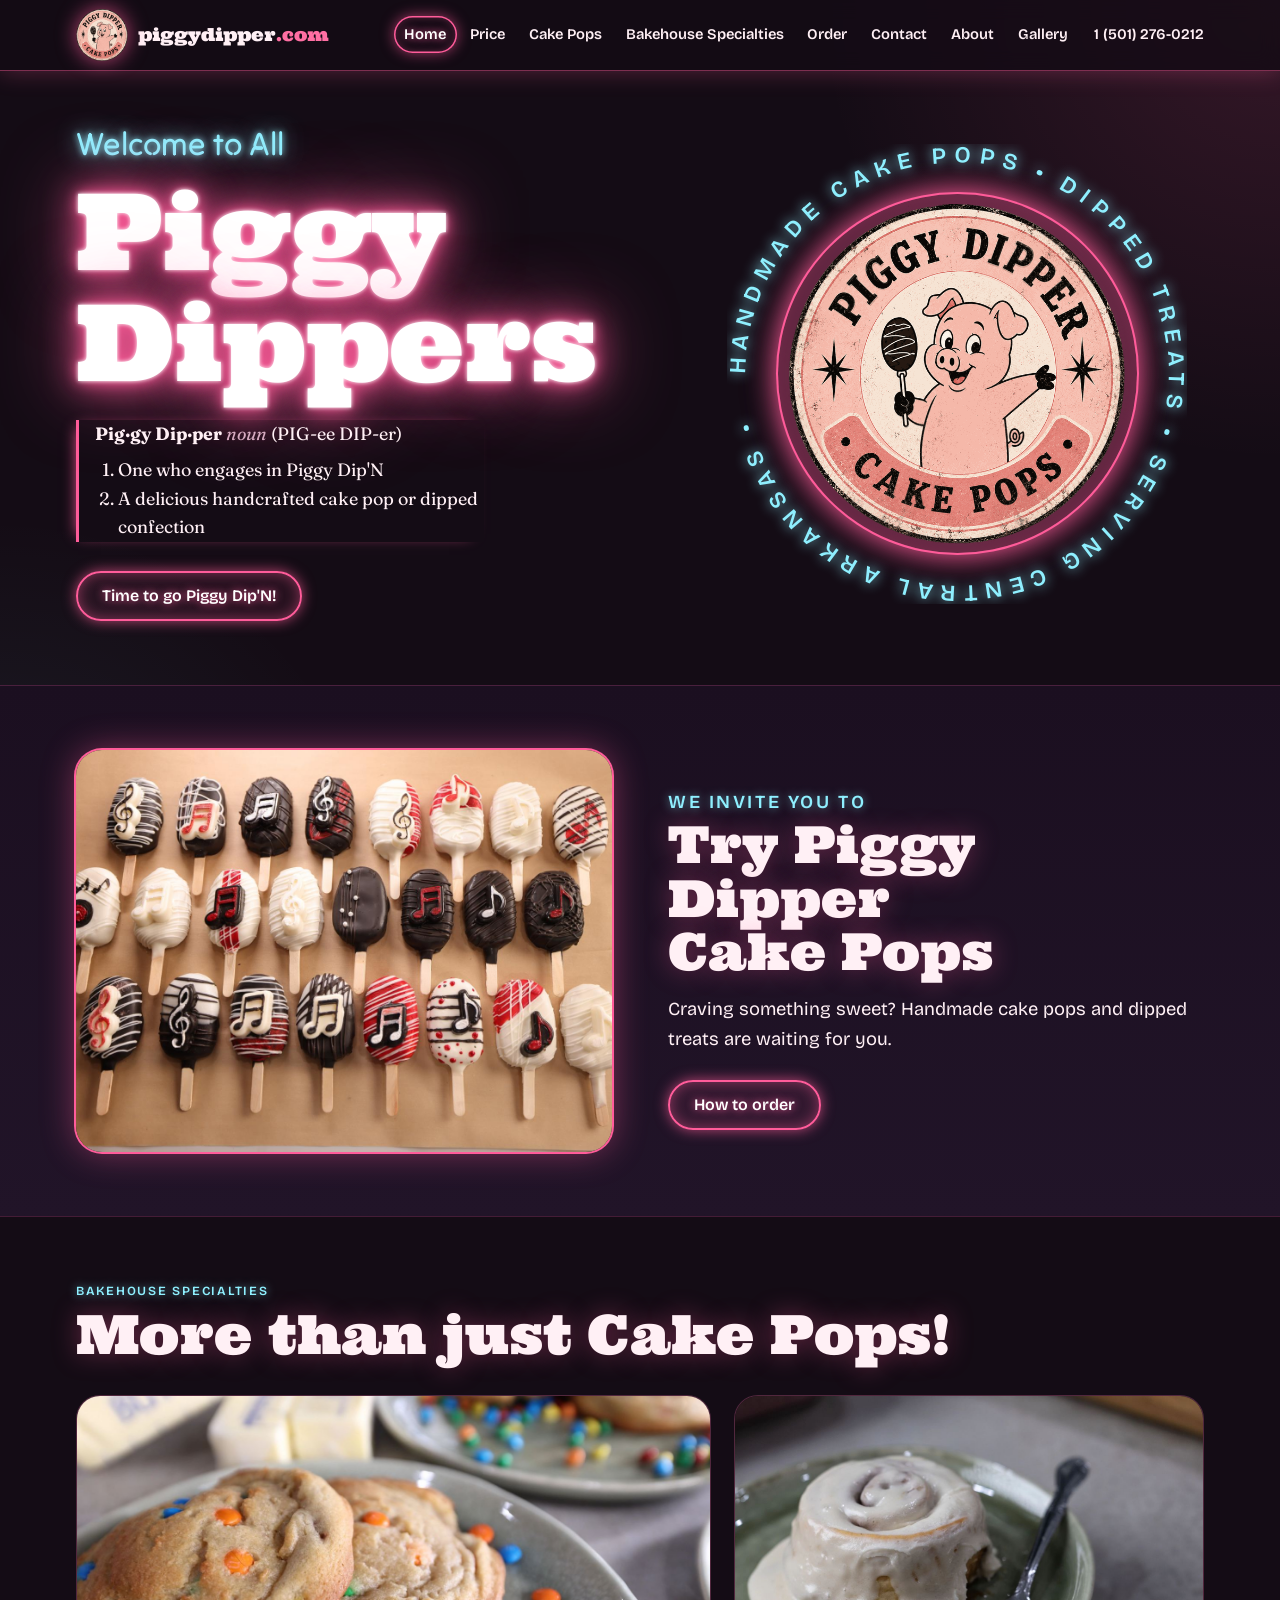
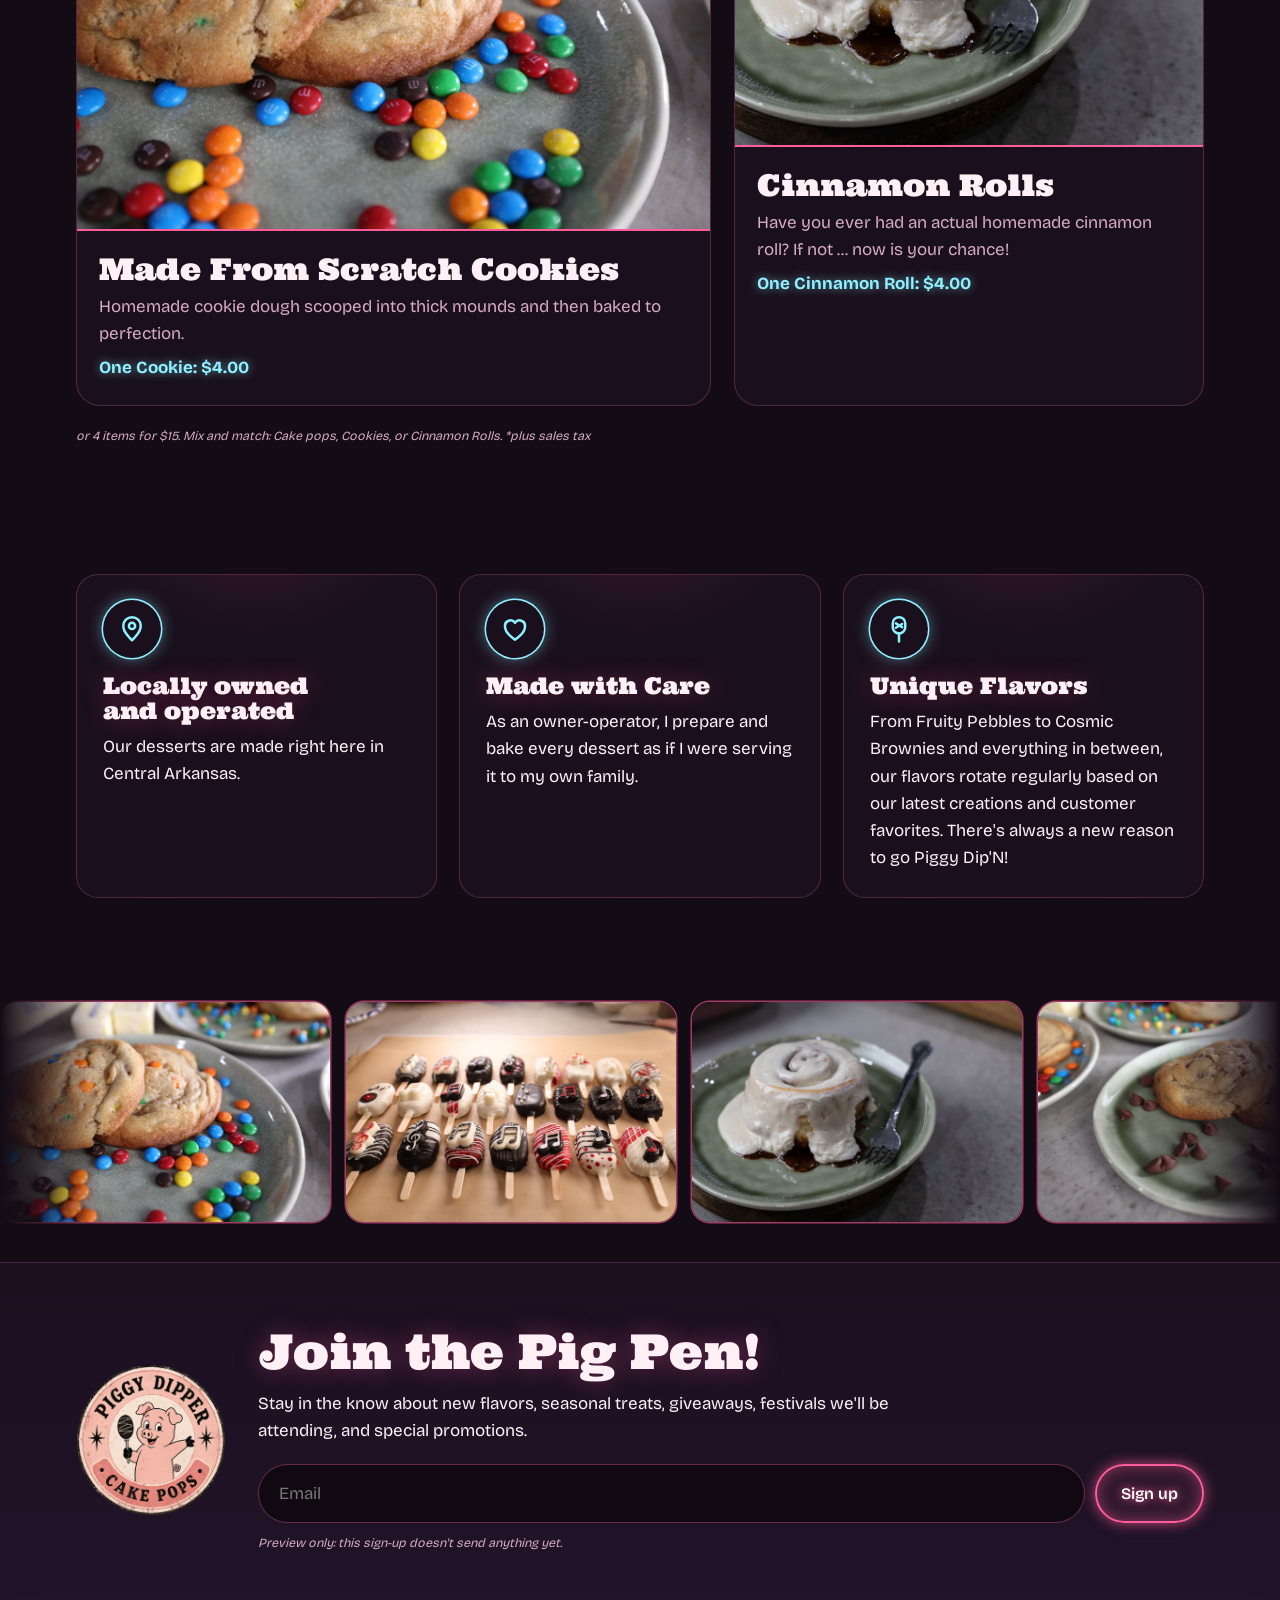
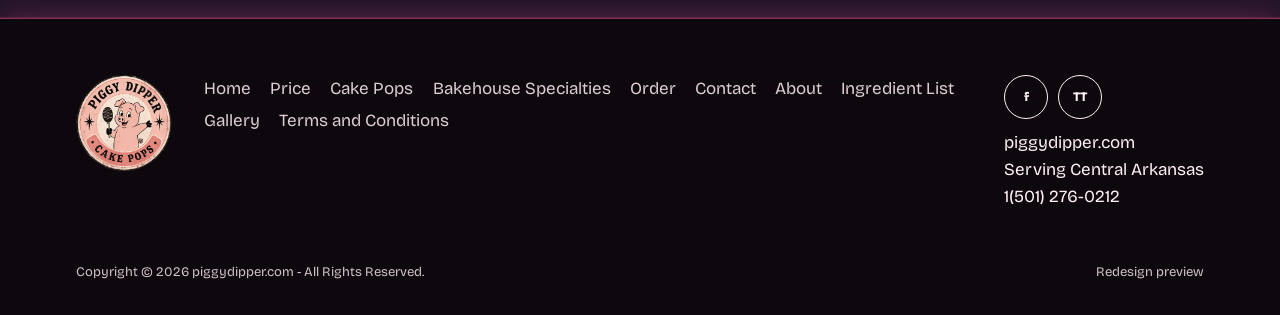
<file: neon-night/index.html>
<!doctype html>
<html lang="en" data-v="1">
<head>
<meta charset="utf-8">
<meta name="viewport" content="width=device-width, initial-scale=1, viewport-fit=cover">
<meta name="robots" content="noindex, nofollow">
<link rel="icon" href="img/favicon.png" type="image/png">
<link rel="apple-touch-icon" href="img/logo.png">
<title>Piggy Dipper</title>
<meta name="claude:viewport-fit-sides" content="cover">
<link rel="preconnect" href="https://fonts.googleapis.com">
<link rel="preconnect" href="https://fonts.gstatic.com" crossorigin>
<link rel="stylesheet" href="https://fonts.googleapis.com/css2?family=Bricolage+Grotesque:opsz,wght@12..96,400;12..96,600;12..96,800&family=Caveat:wght@500;700&family=Fraunces:ital,opsz,wght@0,9..144,500;1,9..144,400;1,9..144,600&family=Ultra&family=Anton&family=Chewy&family=Tilt+Neon&family=IM+Fell+English:ital@0;1&family=IM+Fell+English+SC&family=Lobster&family=Bebas+Neue&family=Shrikhand&display=swap">
<script>document.documentElement.dataset.v='1'</script>
<style>
[hidden]{display:none!important}
html,body{margin:0}

/* Layout: one site, hash-routed pages; three swappable home pages share the same header, footer and inner pages. */
:root{
  --cream:#fff6f3; --paper:#fffdfc; --blush:#fbdcd7; --rose:#ef9a93; --rose-deep:#c24c56;
  --cocoa:#2a1d24; --cocoa-2:#6b4a58; --stick:#fbf3ee;
  --bg:var(--cream); --fg:var(--cocoa); --muted:#8a6570; --surface:var(--paper);
  --band:var(--blush); --line:rgba(42,29,36,.14); --accent:var(--rose-deep); --accent-fg:#fffaf5;
  --shadow:0 18px 40px -22px rgba(90,30,55,.4);
  --f-display:"Ultra","Rockwell Extra Bold","Rockwell",Georgia,serif;
  --f-dict:"Fraunces",Georgia,"Times New Roman",serif;
  --f-body:"Bricolage Grotesque",ui-sans-serif,system-ui,-apple-system,"Segoe UI",sans-serif;
  --f-hand:"Caveat","Segoe Print","Bradley Hand",cursive;
  --gutter-l:max(16px,env(safe-area-inset-left,0px)); --gutter-r:max(16px,env(safe-area-inset-right,0px));
  /* Design 2 (ink) and 3 (gingham) commit to one look in both themes */
  --d2-bg:#1f1620; --d2-bg2:#2d1f2d; --d2-fg:#fdeef0; --d2-pink:#f5a8a8; --d2-muted:#d7b3be;
  --d3-kraft:#fff4f1; --d3-kraft-dk:#f2b3b0; --d3-ink:#2a1d24; --d3-paper:#fffdf8;
}
@media (prefers-color-scheme:dark){:root:not([data-theme="light"]){
  --bg:#19141a; --fg:#fbeef0; --muted:#cfaab6; --surface:#241d25; --band:#3a2431;
  --line:rgba(251,238,240,.14); --accent:#f4a2a6; --accent-fg:#1f1620; --shadow:0 18px 40px -22px rgba(0,0,0,.7); color-scheme:dark}}
:root[data-theme="dark"]{
  --bg:#19141a; --fg:#fbeef0; --muted:#cfaab6; --surface:#241d25; --band:#3a2431;
  --line:rgba(251,238,240,.14); --accent:#f4a2a6; --accent-fg:#1f1620; --shadow:0 18px 40px -22px rgba(0,0,0,.7); color-scheme:dark}

*,*::before,*::after{box-sizing:border-box}
html{scroll-behavior:smooth}
body{background:var(--bg);color:var(--fg);font-family:var(--f-body);font-size:17px;line-height:1.6;overflow-x:hidden}
body::before{content:"";position:fixed;inset:0 0 auto;height:env(safe-area-inset-top,0px);z-index:60;background:var(--surface)}
img{max-width:100%;display:block}
a{color:inherit}
h1,h2,h3{font-family:var(--f-display);font-weight:400;line-height:1.05;text-wrap:balance;margin:0}
p{margin:0}
.wrap{max-width:1160px;margin-inline:auto;padding-left:var(--gutter-l);padding-right:var(--gutter-r)}
.narrow{max-width:760px}
.eyebrow{font-size:.78rem;letter-spacing:.14em;text-transform:uppercase;font-weight:600;color:var(--muted)}
.btn{display:inline-flex;align-items:center;gap:.5em;font:600 1rem/1 var(--f-body);text-decoration:none;padding:.95em 1.5em;border-radius:999px;background:var(--accent);color:var(--accent-fg);border:2px solid var(--accent);cursor:pointer;transition:transform .2s,box-shadow .2s}
.btn:hover{transform:translateY(-2px);box-shadow:var(--shadow)}
.btn.ghost{background:transparent;color:var(--fg);border-color:currentColor}
.btn:focus-visible,a:focus-visible,button:focus-visible,summary:focus-visible,input:focus-visible,textarea:focus-visible{outline:3px solid var(--rose);outline-offset:3px}
.fine{font-size:.78rem;color:var(--muted);font-style:italic}
.dict{font-family:var(--f-dict)}
.dict .pos{font-style:italic;color:var(--muted)}
.dict ol{margin:.4em 0 0;padding-left:1.3em}

/* reveal: visible at rest, animates where scroll timelines exist */
@keyframes rv{from{opacity:0;transform:translateY(30px)}to{opacity:1;transform:none}}
@supports (animation-timeline:view()){@media (prefers-reduced-motion:no-preference){
  .rv{animation:rv linear both;animation-timeline:view();animation-range:entry 0% cover 22%}}}

/* preview strip + header */
.preview-strip{background:var(--fg);color:var(--bg);font-size:.8rem;text-align:center;padding-block:.45em}
.preview-strip .wrap{display:flex;justify-content:center;gap:.6em;flex-wrap:wrap}
header.site{position:sticky;top:env(safe-area-inset-top,0px);z-index:50;background:color-mix(in srgb,var(--surface) 92%,transparent);backdrop-filter:blur(10px);border-bottom:1px solid var(--line)}
header.site .wrap{display:flex;align-items:center;gap:1rem;padding-block:.55rem}
.brand{display:flex;align-items:center;gap:.6rem;text-decoration:none}
.brand img{width:52px;height:52px;transition:transform .5s cubic-bezier(.3,1.6,.5,1)}
.brand:hover img{transform:rotate(-14deg) scale(1.06)}
.brand span{font-family:var(--f-display);font-size:1.1rem;line-height:1}
nav.main{margin-left:auto;display:flex;gap:.2rem;flex-wrap:wrap;justify-content:flex-end}
nav.main a{text-decoration:none;font-weight:600;font-size:.92rem;padding:.45em .7em;border-radius:999px;position:relative}
nav.main a:hover{background:var(--band)}
nav.main a[aria-current="page"]{background:var(--fg);color:var(--bg)}
.phone{font-weight:600;font-size:.92rem;white-space:nowrap;text-decoration:none}
.menu-btn{display:none;margin-left:auto;background:none;border:2px solid var(--fg);color:var(--fg);border-radius:999px;font:600 .9rem var(--f-body);padding:.45em .9em;cursor:pointer}
@media (max-width:1020px){
  .menu-btn{display:inline-flex}
  nav.main{position:absolute;left:0;right:0;top:100%;flex-direction:column;align-items:stretch;background:var(--surface);border-bottom:1px solid var(--line);padding:.5rem var(--gutter-r) 1rem var(--gutter-l);gap:.1rem}
  nav.main:not(.open){display:none}
  nav.main a{font-size:1.05rem;padding:.7em .9em}
  header.site .phone{display:none}
}

/* footer */
footer.site{background:var(--fg);color:var(--bg);margin-top:0}
footer.site .wrap{padding-block:3.5rem 2rem;display:grid;grid-template-columns:auto 1fr auto;gap:2rem;align-items:start}
footer.site img{width:96px}
footer.site nav{display:flex;flex-wrap:wrap;gap:.3rem 1.2rem}
footer.site nav a{text-decoration:none;opacity:.85}
footer.site nav a:hover{opacity:1;text-decoration:underline}
.socials{display:flex;gap:.6rem}
.socials a{display:grid;place-items:center;width:44px;height:44px;border-radius:50%;border:1.5px solid currentColor;text-decoration:none;font-weight:800;font-size:.8rem}
.socials a:hover{background:var(--bg);color:var(--fg)}
.foot-meta{grid-column:1/-1;border-top:1px solid color-mix(in srgb,var(--bg) 25%,transparent);padding-top:1.2rem;display:flex;flex-wrap:wrap;justify-content:space-between;gap:.5rem;font-size:.82rem;opacity:.8}
@media (max-width:760px){footer.site .wrap{grid-template-columns:1fr}}

/* design switcher pill */
.switcher{position:fixed;z-index:70;left:50%;transform:translateX(-50%);bottom:calc(14px + env(safe-area-inset-bottom,0px));display:flex;gap:4px;padding:5px;border-radius:999px;background:var(--fg);box-shadow:0 12px 30px -10px rgba(0,0,0,.5);max-width:calc(100vw - 24px)}
.switcher span{color:var(--bg);font-size:.75rem;font-weight:600;align-self:center;padding:0 .6em;white-space:nowrap}
.switcher a{color:var(--bg);text-decoration:none;font-weight:600;font-size:.85rem;padding:.55em .9em;border-radius:999px;white-space:nowrap}
.switcher a[aria-current="true"]{background:var(--bg);color:var(--fg)}
@media (max-width:520px){.switcher span{display:none}.switcher a{font-size:.8rem;padding:.55em .7em}}

/* shared section helpers */
.page{padding-bottom:0;overflow-x:clip}
.page-hero{padding-block:4rem 2.5rem;position:relative}
.page-hero h1{font-size:clamp(2.4rem,6vw,4.6rem)}
.page-hero p.lead{margin-top:1rem;max-width:60ch;font-size:1.12rem;color:var(--muted)}
.band{background:var(--band)}
.section{padding-block:4rem}
.grid{display:grid;gap:1.4rem}
.card{background:var(--surface);border:1px solid var(--line);border-radius:22px;padding:1.6rem;min-width:0}
.notice{border:2px dashed var(--accent);border-radius:22px;padding:1.4rem 1.6rem;display:grid;gap:.8rem}
.notice h3{font-size:1.4rem}
.two-col{display:grid;grid-template-columns:1fr 1fr;gap:3rem;align-items:center}
.two-col > *{min-width:0}
@media (max-width:820px){.two-col{grid-template-columns:1fr;gap:2rem}}
.photo{border-radius:26px;overflow:hidden;box-shadow:var(--shadow)}
.photo img{width:100%;height:100%;object-fit:cover;transition:transform .8s}
.photo:hover img{transform:scale(1.04)}

/* forms (preview stand-ins) */
form.stand-in{display:grid;gap:1rem}
.field{display:grid;gap:.35rem}
.field label,.field legend{font-weight:600;font-size:.92rem}
.field input,.field textarea{font:inherit;font-size:1rem;color:var(--fg);background:var(--bg);border:1.5px solid var(--line);border-radius:14px;padding:.8em 1em;width:100%}
.field textarea{min-height:110px;resize:vertical}
fieldset.field{border:0;padding:0;margin:0}
.checks{display:flex;flex-wrap:wrap;gap:.5rem}
.checks label{display:inline-flex;align-items:center;gap:.4em;border:1.5px solid var(--line);border-radius:999px;padding:.5em .9em;font-weight:500;cursor:pointer}
.checks input{accent-color:var(--accent)}
.checks label:has(input:checked){background:var(--band);border-color:var(--accent)}
.toast{font-weight:600;color:var(--accent)}

/* ===================== HOME 1: Classic, refreshed ===================== */
.h1-hero{position:relative;overflow:hidden;background:radial-gradient(120% 90% at 85% 20%,var(--band),transparent 60%)}
.h1-hero .wrap{display:grid;grid-template-columns:1.1fr .9fr;gap:2rem;align-items:center;padding-block:3.5rem 4rem}
.h1-hero .wrap > *{min-width:0}
.h1-hero h2{font-family:var(--f-dict);font-style:italic;font-weight:400;font-size:clamp(1.4rem,3vw,2rem);color:var(--accent)}
.h1-hero h1{font-size:clamp(3.2rem,9vw,6.6rem);margin-top:.15em;letter-spacing:-.01em}
.h1-hero .dict{margin-top:1.4rem;font-size:1.12rem;max-width:34ch;padding-left:1rem;border-left:3px solid var(--rose)}
.h1-hero .btn{margin-top:1.8rem}
.badge-wrap{position:relative;aspect-ratio:1;max-width:460px;width:100%;justify-self:center}
.badge-wrap svg.ring{position:absolute;inset:0;width:100%;height:100%;animation:spin 28s linear infinite}
.badge-wrap svg.ring text{font:600 15px var(--f-body);letter-spacing:.32em;fill:var(--fg)}
.badge-wrap img{position:absolute;inset:13%;width:74%;height:74%;filter:drop-shadow(0 22px 26px rgba(90,30,55,.25));animation:badge-in 1.2s cubic-bezier(.2,1.4,.4,1) both,float 6s ease-in-out 1.2s infinite}
@keyframes spin{to{transform:rotate(360deg)}}
@keyframes badge-in{from{transform:rotate(-200deg) scale(.3);opacity:0}to{transform:none;opacity:1}}
@keyframes float{50%{transform:translateY(-12px) rotate(2deg)}}
@media (max-width:820px){.h1-hero .wrap{grid-template-columns:1fr}.badge-wrap{max-width:320px;order:-1}}
.h1-invite .two-col{gap:3.5rem}
.h1-invite .photo{aspect-ratio:4/3}
.h1-invite h2{font-size:clamp(2rem,4.5vw,3.2rem)}
.h1-invite p{margin-top:1rem;font-size:1.15rem}
.h1-invite .btn{margin-top:1.6rem}
.h1-feats{grid-template-columns:repeat(3,1fr)}
@media (max-width:820px){.h1-feats{grid-template-columns:1fr}}
.feat{transition:transform .3s,box-shadow .3s}
.feat:hover{transform:translateY(-6px) rotate(-.6deg);box-shadow:var(--shadow)}
.feat .ico{width:58px;height:58px;border-radius:50%;background:var(--band);display:grid;place-items:center;margin-bottom:1rem}
.feat .ico svg{width:30px;height:30px;stroke:var(--accent);fill:none;stroke-width:2;stroke-linecap:round;stroke-linejoin:round}
.feat h3{font-size:1.45rem;margin-bottom:.6rem}
.strip{overflow:hidden;padding-block:2.5rem;mask-image:linear-gradient(90deg,transparent,#000 8%,#000 92%,transparent)}
.strip-track{display:flex;gap:1rem;width:max-content;animation:marquee 60s linear infinite}
.strip:hover .strip-track{animation-play-state:paused}
.strip-track img{height:220px;width:auto;aspect-ratio:3/2;object-fit:cover;border-radius:18px}
@keyframes marquee{to{transform:translateX(-50%)}}
.pigpen{display:grid;grid-template-columns:auto 1fr;gap:2rem;align-items:center}
.pigpen img{width:150px;animation:float 6s ease-in-out infinite}
.pigpen h2{font-size:clamp(2rem,4.5vw,3rem)}
.pigpen form{display:flex;gap:.6rem;flex-wrap:wrap;margin-top:1.2rem}
.pigpen input{flex:1 1 240px;font:inherit;padding:.9em 1.2em;border-radius:999px;border:1.5px solid var(--line);background:var(--surface);color:var(--fg)}
@media (max-width:640px){.pigpen{grid-template-columns:1fr}.pigpen img{width:110px}}

/* ===================== HOME 2: The Dip ===================== */
[data-page="home-2"]{background:var(--d2-bg);color:var(--d2-fg)}
.d2-hero{position:relative;overflow:hidden;padding-top:0}
.d2-drip{display:block;width:100%;height:120px;color:var(--d2-pink)}
.d2-drip .drop{animation:drop 3.6s cubic-bezier(.5,0,.6,1) infinite;transform-box:fill-box;transform-origin:top}
@keyframes drop{0%,15%{transform:scaleY(.35)}60%{transform:scaleY(1)}100%{transform:scaleY(.35)}}
.d2-hero .wrap{display:grid;grid-template-columns:1.15fr .85fr;gap:2rem;align-items:center;padding-block:1rem 3rem}
.d2-hero .wrap > *{min-width:0}
.d2-word{font-size:clamp(3.4rem,11vw,8.4rem);color:var(--d2-pink);letter-spacing:-.02em;line-height:.92}
.d2-word span{display:inline-block;animation:bob 2.8s ease-in-out infinite;animation-delay:calc(var(--i)*.09s)}
@keyframes bob{50%{transform:translateY(-.06em)}}
.d2-hero .dict{margin-top:1.4rem;font-size:1.2rem;color:var(--d2-fg)}
.d2-hero .dict .pos{color:var(--d2-muted)}
.d2-hero .btn{margin-top:2rem;background:var(--d2-pink);border-color:var(--d2-pink);color:var(--d2-bg)}
.d2-hint{margin-top:1rem;font-size:.85rem;color:var(--d2-muted)}
.pop-stage{position:relative;margin-inline:auto;width:min(100%,210px)}
.pop-stage svg{width:100%;height:auto;overflow:visible;filter:drop-shadow(0 30px 30px rgba(0,0,0,.45))}
.flavor-name{font-family:var(--f-display);font-size:1.6rem;text-align:center;margin-top:.4rem;color:var(--d2-pink)}
.flavor-desc{text-align:center;font-size:.98rem;color:var(--d2-muted);min-height:4.8em;margin-top:.4rem}
.chips{display:flex;flex-wrap:wrap;gap:.45rem;justify-content:center;margin-top:1rem}
.chips button{font:600 .85rem var(--f-body);border-radius:999px;padding:.55em 1em;cursor:pointer;background:transparent;color:var(--d2-fg);border:1.5px solid rgba(251,233,223,.35);transition:background .2s,color .2s,transform .2s}
.chips button:hover{transform:translateY(-2px)}
.chips button[aria-pressed="true"]{background:var(--d2-pink);color:var(--d2-bg);border-color:var(--d2-pink)}
@media (max-width:860px){.d2-hero .wrap{grid-template-columns:1fr}.pop-stage{width:min(100%,180px)}}
.d2-marquee{background:var(--d2-pink);color:var(--d2-bg);overflow:hidden;padding-block:.9rem;transform:rotate(-1.6deg);margin-block:1.5rem;width:104%;margin-left:-2%}
.d2-marquee div{display:flex;width:max-content;animation:marquee 26s linear infinite;font-family:var(--f-display);font-size:1.5rem;white-space:nowrap;gap:2rem}
.d2-invite{padding-block:4.5rem}
.d2-invite .mosaic{display:grid;grid-template-columns:1.3fr 1fr;grid-template-rows:1fr 1fr;gap:12px;aspect-ratio:5/4}
.d2-invite .mosaic .photo{box-shadow:none;border-radius:18px}
.d2-invite .mosaic .photo:first-child{grid-row:span 2}
.d2-invite h2{font-size:clamp(2.2rem,5vw,3.6rem);color:var(--d2-fg)}
.d2-invite h2 em{font-style:normal;color:var(--d2-pink)}
.d2-invite p{margin-top:1.2rem;font-size:1.2rem;color:var(--d2-muted)}
.d2-invite .btn{margin-top:1.8rem;background:transparent;color:var(--d2-pink);border-color:var(--d2-pink)}
.d2-feats{display:grid;grid-template-columns:repeat(3,1fr);border-top:1px solid rgba(251,233,223,.18)}
.d2-feats > div{padding:2.2rem 1.6rem 2.6rem;border-right:1px solid rgba(251,233,223,.18);min-width:0;transition:background .3s}
.d2-feats > div:last-child{border-right:0}
.d2-feats > div:hover{background:var(--d2-bg2)}
.d2-feats h3{color:var(--d2-pink);font-size:1.5rem;margin-bottom:.8rem}
.d2-feats p{color:var(--d2-muted)}
@media (max-width:820px){.d2-feats{grid-template-columns:1fr}.d2-feats > div{border-right:0;border-bottom:1px solid rgba(251,233,223,.18)}}
.d2-price{padding-block:5rem;text-align:center}
.d2-price .big{font-family:var(--f-display);font-size:clamp(4rem,14vw,10rem);line-height:.9;color:var(--d2-pink)}
.d2-price .or{font-family:var(--f-dict);font-style:italic;font-size:1.6rem;margin-block:.6rem}
.d2-price .big2{font-family:var(--f-display);font-size:clamp(2.2rem,7vw,4.8rem);line-height:1}
.d2-price p.sub{color:var(--d2-muted);margin-top:1rem}
.d2-pigpen{background:var(--d2-bg2);padding-block:4rem}
.d2-pigpen h2{color:var(--d2-pink);font-size:clamp(2rem,4.5vw,3rem)}
.d2-pigpen p{color:var(--d2-muted);margin-top:.8rem;max-width:60ch}
.d2-pigpen form{display:flex;gap:.6rem;flex-wrap:wrap;margin-top:1.4rem}
.d2-pigpen input{flex:1 1 240px;font:inherit;padding:.9em 1.2em;border-radius:999px;border:1.5px solid rgba(251,233,223,.3);background:transparent;color:var(--d2-fg)}
.d2-pigpen .btn{background:var(--d2-pink);border-color:var(--d2-pink);color:var(--d2-bg)}
.d2-pigpen .fine{color:var(--d2-muted)}
.sprinkle{position:fixed;width:12px;height:4px;border-radius:3px;pointer-events:none;z-index:80}

/* ===================== HOME 3: Gingham Table ===================== */
[data-page="home-3"]{color:var(--d3-ink);background-color:var(--d3-kraft);
  background-image:linear-gradient(90deg,rgba(239,140,140,.22) 50%,transparent 0),linear-gradient(rgba(239,140,140,.22) 50%,transparent 0);background-size:56px 56px}
.d3-table{position:relative;height:clamp(560px,76vw,700px);max-width:1240px;margin-inline:auto;overflow:hidden}
.d3-logo{position:absolute;left:50%;top:50%;width:clamp(210px,34vw,330px);translate:-50% -50%;z-index:20;filter:drop-shadow(0 10px 0 rgba(90,30,55,.18)) drop-shadow(0 26px 30px rgba(90,30,55,.35));animation:stamp 1s cubic-bezier(.2,1.6,.4,1) .2s both;pointer-events:none}
@keyframes stamp{0%{transform:scale(2.4) rotate(-22deg);opacity:0}55%{opacity:1}100%{transform:scale(1) rotate(-6deg)}}
.print{position:absolute;width:clamp(150px,22vw,250px);background:var(--d3-paper);padding:10px 10px 38px;box-shadow:0 2px 0 rgba(0,0,0,.06),0 18px 24px -12px rgba(90,30,55,.5);cursor:grab;touch-action:none;user-select:none;transition:box-shadow .2s;animation:deal .8s cubic-bezier(.2,1.2,.4,1) both;animation-delay:calc(.5s + var(--i)*.12s)}
.print:active{cursor:grabbing;box-shadow:0 30px 40px -14px rgba(90,30,55,.6)}
.print img{width:100%;aspect-ratio:1;object-fit:cover;pointer-events:none}
.print figcaption{position:absolute;left:0;right:0;bottom:6px;text-align:center;font:700 1.15rem/1 var(--f-hand);color:var(--d3-ink)}
@keyframes deal{from{opacity:0;translate:0 -60px}}
.d3-hint{position:absolute;right:max(16px,env(safe-area-inset-right,0px));bottom:14px;font:700 1.25rem var(--f-hand);z-index:25;opacity:.8}
.d3-head{text-align:center;padding-block:2rem 1rem}
.d3-head .w{font:700 clamp(1.6rem,4vw,2.4rem) var(--f-hand)}
.d3-head h1{font-size:clamp(3rem,10vw,7rem);color:var(--d3-ink);text-shadow:3px 3px 0 var(--d3-kraft-dk)}
.d3-head .dict{margin:1.2rem auto 0;max-width:34ch;font-size:1.15rem;text-align:left}
.d3-head .btn{margin-top:1.6rem;background:var(--d3-ink);border-color:var(--d3-ink);color:var(--d3-paper)}
.d3-story{padding-block:4rem}
.shout{font-family:var(--f-display);font-size:clamp(2.6rem,9vw,6.4rem);line-height:1;text-align:center;color:var(--rose-deep);cursor:default;user-select:none}
.shout span{display:inline-block;transition:transform .25s cubic-bezier(.3,1.8,.5,1)}
.shout span:hover{transform:translateY(-.25em) rotate(-8deg)}
.d3-story .note{max-width:620px;margin:1.6rem auto 0;background:var(--d3-paper);padding:1.8rem 2rem;rotate:-1deg;box-shadow:0 16px 26px -16px rgba(90,30,55,.55);position:relative}
.d3-story .note::before{content:"";position:absolute;top:-14px;left:50%;width:120px;height:28px;translate:-50% 0;background:rgba(255,255,255,.55);rotate:2deg;box-shadow:0 1px 2px rgba(0,0,0,.08)}
.d3-story .note p + p{margin-top:.9rem}
.d3-story .note a{font-weight:700}
.ticket-row{display:flex;justify-content:center;gap:1.6rem;flex-wrap:wrap;padding-block:3rem}
.ticket{background:var(--d3-paper);min-width:0;width:min(100%,330px);padding:1.6rem 1.8rem;position:relative;rotate:var(--r);transition:rotate .3s,transform .3s;
  -webkit-mask:radial-gradient(circle 12px at 0 50%,#0000 98%,#000) left/51% 100% no-repeat,radial-gradient(circle 12px at 100% 50%,#0000 98%,#000) right/51% 100% no-repeat;
  mask:radial-gradient(circle 12px at 0 50%,#0000 98%,#000) left/51% 100% no-repeat,radial-gradient(circle 12px at 100% 50%,#0000 98%,#000) right/51% 100% no-repeat}
.ticket:hover{rotate:0deg;transform:translateY(-6px)}
.ticket .t-top{font:700 1.3rem var(--f-hand);color:var(--rose-deep)}
.ticket .t-price{font-family:var(--f-display);font-size:3.6rem;line-height:1}
.ticket ul{list-style:none;padding:0;margin:.8rem 0 0;border-top:2px dashed rgba(42,29,36,.3);padding-top:.8rem}
.ticket li{display:flex;justify-content:space-between;gap:1rem}
.ticket .fine{color:#8a6570;margin-top:.6rem}
.notes{display:grid;grid-template-columns:repeat(3,1fr);gap:2rem;padding-block:2rem 4rem}
.notes > div{background:#fff8ee;padding:1.6rem 1.5rem 1.9rem;rotate:var(--r);box-shadow:0 14px 22px -14px rgba(90,30,55,.6);min-width:0;transition:rotate .3s}
.notes > div:nth-child(2){background:#fbe0dc}
.notes > div:nth-child(3){background:#e6f3ec}
.notes > div:hover{rotate:0deg}
.notes h3{font-size:1.35rem;margin-bottom:.6rem}
@media (max-width:820px){.notes{grid-template-columns:1fr}}
.postcard{background:var(--d3-paper);max-width:860px;margin:0 auto;display:grid;grid-template-columns:1fr auto;gap:2rem;padding:2.2rem;box-shadow:0 22px 34px -20px rgba(90,30,55,.6);position:relative}
.postcard::after{content:"";position:absolute;top:1.4rem;right:1.4rem;width:86px;height:100px;border:3px dashed rgba(185,82,75,.5)}
.postcard h2{font-size:clamp(1.9rem,4vw,2.8rem)}
.postcard form{display:flex;gap:.6rem;flex-wrap:wrap;margin-top:1.2rem}
.postcard input{flex:1 1 220px;font:inherit;padding:.85em 0;border:0;border-bottom:2px solid var(--d3-ink);background:transparent;color:var(--d3-ink)}
.postcard .btn{background:var(--rose-deep);border-color:var(--rose-deep);color:#fff}
.postcard .fine{color:#8a6570}
.postcard .stamp-img{width:110px;align-self:start;rotate:8deg;position:relative;z-index:1}
@media (max-width:640px){.postcard{grid-template-columns:1fr}.postcard::after,.postcard .stamp-img{display:none}}

/* ===================== INNER PAGES ===================== */
.dict-hero{font-family:var(--f-dict);font-size:1.15rem;max-width:44ch}
.price-cards{grid-template-columns:1fr 1fr}
@media (max-width:760px){.price-cards{grid-template-columns:1fr}}
.price-card{padding:2rem;position:relative;overflow:hidden}
.price-card h2{font-size:clamp(2.2rem,5vw,3.2rem)}
.price-card ul{list-style:none;padding:0;margin:1.2rem 0 0}
.price-card li{display:flex;justify-content:space-between;gap:1rem;padding:.55rem 0;border-bottom:1px dotted var(--line);font-variant-numeric:tabular-nums}
.price-card .fine{margin-top:.8rem}
.price-card.hot{background:var(--fg);color:var(--bg);border-color:var(--fg)}
.price-card.hot .fine{color:color-mix(in srgb,var(--bg) 70%,transparent)}
.price-card.hot .btn{background:var(--rose);border-color:var(--rose);color:var(--cocoa);margin-top:1.4rem}
.tiles{grid-template-columns:repeat(3,1fr)}
@media (max-width:760px){.tiles{grid-template-columns:1fr}}
.tile{position:relative;aspect-ratio:4/5;border-radius:24px;overflow:hidden;text-decoration:none;color:#fff;box-shadow:var(--shadow)}
.tile img{position:absolute;inset:0;width:100%;height:100%;object-fit:cover;transition:transform .8s}
.tile:hover img{transform:scale(1.07)}
.tile span{position:absolute;left:1.2rem;bottom:1.1rem;font-family:var(--f-display);font-size:1.8rem;text-shadow:0 2px 14px rgba(0,0,0,.5);text-transform:capitalize}
.tile::after{content:"";position:absolute;inset:0;background:linear-gradient(transparent 50%,rgba(35,10,25,.55))}
.tile span{z-index:1}
.treats{grid-template-columns:repeat(3,1fr)}
@media (max-width:900px){.treats{grid-template-columns:1fr 1fr}}
@media (max-width:560px){.treats{grid-template-columns:1fr}}
.treat{transition:transform .3s,box-shadow .3s}
.treat:hover{transform:translateY(-5px);box-shadow:var(--shadow)}
.treat h3{font-size:1.25rem;margin-bottom:.5rem}
.treat .dot{width:40px;height:10px;border-radius:6px;background:var(--rose);margin-bottom:1rem}
.flavors{grid-template-columns:repeat(4,1fr)}
@media (max-width:1000px){.flavors{grid-template-columns:1fr 1fr}}
@media (max-width:540px){.flavors{grid-template-columns:1fr}}
.flavor{display:grid;gap:.8rem;align-content:start;transition:transform .35s,box-shadow .35s}
.flavor:hover{transform:translateY(-6px) rotate(-1deg);box-shadow:var(--shadow)}
.flavor svg{width:70px;height:120px;transition:transform .5s cubic-bezier(.3,1.6,.5,1)}
.flavor:hover svg{transform:rotate(-12deg) translateY(-4px)}
.flavor h3{font-size:1.35rem}
.bake{padding-block:4rem}
.bake .photo{aspect-ratio:4/3}
.bake h2{font-size:clamp(2rem,4.5vw,3rem);margin-bottom:1rem}
.bake p + p{margin-top:1rem}
blockquote.jana{margin:1.4rem 0 0;font:600 1.7rem/1.25 var(--f-hand);color:var(--accent)}
blockquote.jana cite{display:block;font:500 1rem var(--f-body);color:var(--muted);margin-top:.4rem;font-style:normal}
.info-cards{grid-template-columns:repeat(3,1fr)}
@media (max-width:900px){.info-cards{grid-template-columns:1fr}}
.info-cards h3{font-size:1.3rem;margin-bottom:.6rem}
.pay{display:flex;flex-wrap:wrap;gap:.4rem;margin-top:.4rem}
.pay span{background:var(--band);border-radius:999px;padding:.3em .8em;font-size:.88rem;font-weight:600}
.order-grid{display:grid;grid-template-columns:1.3fr .7fr;gap:2rem;align-items:start}
.order-grid > *{min-width:0}
@media (max-width:860px){.order-grid{grid-template-columns:1fr}}
.side-info{display:grid;gap:1rem}
.side-info .card p{font-weight:600}
.big-phone{font-family:var(--f-display);font-size:clamp(1.8rem,5vw,2.6rem);text-decoration:none;display:inline-block;margin-top:.6rem}
.about-sec{padding-block:4rem}
.about-sec .photo{aspect-ratio:4/5}
.about-sec h2{font-size:clamp(2rem,4.5vw,3rem);margin-bottom:1.1rem}
.about-sec p + p{margin-top:1rem}
.about-sec .photo.wide{aspect-ratio:3/2}
.about-sec .photo.tall{aspect-ratio:2/3}
@media (max-width:820px){.about-sec .photo.tall{aspect-ratio:4/5}}
.about-sec .two-col.flip > .photo{order:2}
@media (max-width:820px){.about-sec .two-col.flip > .photo{order:0}.about-sec .photo{aspect-ratio:4/3}}
.filters{display:flex;flex-wrap:wrap;gap:.5rem;margin-bottom:1.6rem}
.filters button{font:600 .9rem var(--f-body);padding:.55em 1.1em;border-radius:999px;border:1.5px solid var(--line);background:var(--surface);color:var(--fg);cursor:pointer}
.filters button[aria-pressed="true"]{background:var(--fg);color:var(--bg);border-color:var(--fg)}
.masonry{display:flex;gap:14px;align-items:flex-start}.masonry .mcol{flex:1;min-width:0}
.masonry button{display:block;width:100%;margin:0 0 14px;padding:0;border:0;background:none;border-radius:18px;overflow:hidden;cursor:zoom-in;break-inside:avoid;position:relative}
.masonry img{width:100%;height:auto;transition:transform .6s,filter .4s}
.masonry button:hover img{transform:scale(1.05)}
.masonry button span{position:absolute;left:0;right:0;bottom:0;padding:1.6rem .9rem .7rem;text-align:left;color:#fff;font-weight:600;font-size:.9rem;background:linear-gradient(transparent,rgba(35,10,25,.7));opacity:0;transition:opacity .3s}
.masonry button:hover span,.masonry button:focus-visible span{opacity:1}
.lightbox{position:fixed;inset:0;z-index:90;background:rgba(22,14,20,.94);display:grid;place-items:center;padding:calc(20px + env(safe-area-inset-top,0px)) max(16px,env(safe-area-inset-right,0px)) calc(20px + env(safe-area-inset-bottom,0px)) max(16px,env(safe-area-inset-left,0px))}
.lightbox figure{margin:0;max-width:min(1100px,100%);display:grid;gap:.8rem;justify-items:center}
.lightbox img{max-height:78vh;width:auto;border-radius:12px}
.lightbox figcaption{color:#fbeef0;text-align:center}
.lightbox button{position:absolute;background:rgba(255,255,255,.12);color:#fff;border:0;width:52px;height:52px;border-radius:50%;font-size:1.5rem;cursor:pointer}
.lightbox .lb-close{top:calc(16px + env(safe-area-inset-top,0px));right:max(16px,env(safe-area-inset-right,0px))}
.lightbox .lb-prev{left:max(12px,env(safe-area-inset-left,0px));top:50%}
.lightbox .lb-next{right:max(12px,env(safe-area-inset-right,0px));top:50%}
details.acc{border-bottom:1px solid var(--line)}
details.acc summary{list-style:none;cursor:pointer;display:flex;justify-content:space-between;align-items:center;gap:1rem;padding:1.05rem .2rem;font-weight:600;font-size:1.05rem}
details.acc summary::-webkit-details-marker{display:none}
details.acc summary::after{content:"+";font-family:var(--f-display);font-size:1.4rem;transition:transform .3s;color:var(--accent);flex:none}
details.acc[open] summary::after{transform:rotate(45deg)}
details.acc .acc-body{padding:0 .2rem 1.2rem;color:var(--muted)}
.acc-group{margin-top:2.6rem}
.acc-group h2{font-size:clamp(1.7rem,4vw,2.4rem)}
.acc-group > p{margin-top:.6rem;color:var(--muted)}
.store-list{columns:2 260px;column-gap:2rem;margin-top:1rem;padding-left:1.1em}
.store-list li{break-inside:avoid;margin-bottom:.35rem}
.search{width:100%;font:inherit;padding:.85em 1.2em;border-radius:999px;border:1.5px solid var(--line);background:var(--surface);color:var(--fg);margin-top:1.4rem}
.terms p + p{margin-top:.8rem}
.terms ul{margin:.6rem 0}

/* ===================== HOME 4: Bakery Case (sage plates, pink awning) ===================== */
[data-page="home-4"]{--sg:#e3ece4;--sg-2:#c9d9cc;--sg-deep:#3e5b4b;--pk:#f4b6b9;--pk-deep:#c24c56;--ink:#2a1d24;--cr:#fffaf6;background:var(--cr);color:var(--ink)}
[data-page="home-4"] .btn{background:var(--sg-deep);border-color:var(--sg-deep);color:#fff}
[data-page="home-4"] .btn.ghost{background:transparent;color:var(--ink);border-color:var(--ink)}
.d4-awning{height:74px;background:repeating-linear-gradient(90deg,var(--pk) 0 60px,#ffffff 60px 120px);position:relative;transform-origin:top;animation:awn 1.4s cubic-bezier(.3,1.5,.5,1) both;border-top:6px solid var(--pk);box-shadow:0 10px 18px -12px rgba(42,29,36,.35)}
.d4-awning::after{content:"";position:absolute;left:0;right:0;top:100%;height:26px;background:radial-gradient(circle at 30px 0,var(--pk) 29px,transparent 30px) 0 0/120px 26px,radial-gradient(circle at 90px 0,#ffffff 29px,transparent 30px) 0 0/120px 26px}
@keyframes awn{from{transform:scaleY(0)}60%{transform:scaleY(1.12)}to{transform:none}}
.d4-hero .wrap{display:grid;grid-template-columns:1fr 1fr;gap:3rem;align-items:center;padding-block:4.5rem 3.5rem}
.d4-hero .wrap>*{min-width:0}
.d4-hero .w{font-family:var(--f-hand);font-size:clamp(1.8rem,4vw,2.6rem);color:var(--pk-deep);line-height:1}
.d4-hero h1{font-family:var(--f-dict);font-weight:600;font-size:clamp(3rem,8vw,5.8rem);letter-spacing:-.02em;line-height:.95;margin-top:.2em}
.d4-hero h1 em{font-style:italic;color:var(--sg-deep)}
.d4-hero p.lead{margin-top:1.2rem;font-size:1.2rem;max-width:36ch}
.d4-hero .acts{display:flex;gap:.8rem;flex-wrap:wrap;margin-top:1.8rem}
.d4-window{position:relative;aspect-ratio:4/5;border-radius:999px 999px 28px 28px;overflow:hidden;border:10px solid #fff;box-shadow:0 30px 60px -30px rgba(62,91,75,.55),0 0 0 1px var(--sg-2)}
.d4-window img{width:100%;height:100%;object-fit:cover;animation:kb 18s ease-in-out infinite alternate}
@keyframes kb{to{transform:scale(1.12) translate(-3%,2%)}}
.d4-window::after{content:"";position:absolute;inset:0;background:linear-gradient(115deg,transparent 35%,rgba(255,255,255,.45) 45%,transparent 55%);transform:translateX(-120%);animation:sheen 5.5s ease-in-out 1s infinite}
@keyframes sheen{40%,100%{transform:translateX(120%)}}
.d4-sticker{position:absolute;right:-6px;bottom:12%;width:120px;height:120px;border-radius:50%;background:var(--pk-deep);color:#fff;display:grid;place-items:center;text-align:center;font:600 .8rem/1.15 var(--f-body);transform:rotate(12deg);box-shadow:0 12px 24px -10px rgba(0,0,0,.4);animation:wob 4s ease-in-out infinite}
.d4-sticker b{display:block;font:400 2.2rem/1 var(--f-display)}
@keyframes wob{50%{transform:rotate(4deg) scale(1.05)}}
.d4-winwrap{position:relative;max-width:420px;justify-self:center;width:100%}
@media (max-width:820px){.d4-hero .wrap{grid-template-columns:1fr;padding-block:3rem}.d4-winwrap{max-width:320px;order:-1}}
.d4-case{background:linear-gradient(var(--sg),var(--sg-2));padding-block:4rem 4.5rem;position:relative}
.d4-case h2{font-family:var(--f-dict);font-weight:600;font-size:clamp(2.2rem,5vw,3.4rem);text-align:center}
.d4-case .sub{text-align:center;margin-top:.6rem;color:var(--sg-deep);font-weight:600}
.d4-glass{margin-top:2.5rem;border-radius:26px;padding:2.2rem 1.6rem 0;background:linear-gradient(160deg,rgba(255,255,255,.75),rgba(255,255,255,.35));border:2px solid rgba(255,255,255,.9);box-shadow:inset 0 1px 0 #fff,0 30px 50px -35px rgba(62,91,75,.6);position:relative;overflow:hidden}
.d4-glass::before{content:"";position:absolute;inset:0;background:linear-gradient(110deg,transparent 30%,rgba(255,255,255,.7) 40%,transparent 50%);transform:translateX(-100%);pointer-events:none}
@supports (animation-timeline:view()){@media (prefers-reduced-motion:no-preference){.d4-glass::before{animation:glass linear both;animation-timeline:view();animation-range:entry 20% cover 60%}}}
@keyframes glass{to{transform:translateX(100%)}}
.d4-shelf{display:grid;grid-template-columns:1.35fr 1fr 1fr;gap:1.4rem;align-items:end}
.d4-shelf::after{content:"";grid-column:1/-1;height:16px;margin:0 -1.6rem;background:linear-gradient(#fff,#d8e4da);box-shadow:0 8px 14px -6px rgba(62,91,75,.45)}
@media (max-width:820px){.d4-shelf{grid-template-columns:1fr}}
.d4-item{position:relative;perspective:900px;cursor:pointer;background:none;border:0;padding:0;text-align:left;color:inherit;font:inherit}
.d4-item .flip{position:relative;transition:transform .7s cubic-bezier(.3,1.3,.5,1);transform-style:preserve-3d}
.d4-item.open .flip{transform:rotateY(180deg)}
.d4-item .flip,.d4-item .front{display:block}
.d4-item .front,.d4-item .back{backface-visibility:hidden;border-radius:22px;overflow:hidden}
.d4-item .front img{width:100%;aspect-ratio:4/3;object-fit:cover;transition:transform .5s}
.d4-item:hover .front img{transform:translateY(-6px) scale(1.03)}
.d4-item.big .front img{aspect-ratio:5/4}
.d4-item .back{position:absolute;inset:0;transform:rotateY(180deg);background:#fff;padding:1.4rem;display:flex;flex-direction:column;gap:.6rem;overflow:auto}
.d4-item .back .h{display:block;font-family:var(--f-dict);font-weight:600;font-size:1.5rem}
.d4-item .back .p{display:block;font-size:.98rem}
.d4-item .name{display:block;font-family:var(--f-dict);font-weight:600;font-size:1.35rem;margin:.7rem 0 1rem}
.d4-item .name small{display:block;font:500 .85rem var(--f-body);color:var(--sg-deep)}
.d4-tag{position:absolute;top:-14px;right:18px;z-index:2;background:#fff;border:1.5px solid var(--ink);border-radius:8px 8px 8px 8px;padding:.35em .7em .3em 1.4em;font:400 1.3rem/1 var(--f-display);transform-origin:50% -10px;animation:swing 3.4s ease-in-out infinite}
.d4-tag::before{content:"";position:absolute;left:.5em;top:50%;width:7px;height:7px;margin-top:-3.5px;border-radius:50%;border:1.5px solid var(--ink)}
.d4-item:nth-child(2) .d4-tag{animation-delay:-1.1s}.d4-item:nth-child(3) .d4-tag{animation-delay:-2.2s}
@keyframes swing{0%,100%{transform:rotate(-5deg)}50%{transform:rotate(6deg)}}
.d4-deal{display:flex;flex-wrap:wrap;gap:.6rem 1.4rem;justify-content:center;align-items:baseline;padding:1.6rem 0 1.8rem;text-align:center}
.d4-deal .big{font:400 clamp(1.8rem,4vw,2.6rem)/1 var(--f-display);color:var(--pk-deep)}
.d4-deal .fine{color:var(--sg-deep);width:100%}
.d4-hint{text-align:center;font-family:var(--f-hand);font-size:1.4rem;color:var(--sg-deep);margin-top:1.2rem}
.d4-dipped{padding-block:4rem}
.d4-dipped h2{font-family:var(--f-dict);font-weight:600;font-size:clamp(2rem,4.5vw,3rem)}
.d4-dipped .lead{margin-top:.6rem;max-width:62ch}
.d4-jars{display:flex;flex-wrap:wrap;gap:.7rem;margin-top:1.6rem}
.d4-jars span{border:1.5px solid var(--sg-deep);color:var(--sg-deep);border-radius:999px;padding:.5em 1em;font-weight:600;background:#fff;transition:transform .25s,background .25s}
.d4-jars span:hover{transform:translateY(-4px) rotate(-2deg);background:var(--sg)}
.d4-feats{display:grid;grid-template-columns:repeat(3,1fr);gap:1.4rem;padding-bottom:4rem}
.d4-feats>div{border-top:3px solid var(--pk);padding-top:1rem}
.d4-feats h3{font-family:var(--f-dict);font-weight:600;font-size:1.4rem;margin-bottom:.5rem}
@media (max-width:820px){.d4-feats{grid-template-columns:1fr}}
.d4-card{background:#fff;border-radius:6px;padding:2rem 2rem 1.6rem;box-shadow:0 20px 40px -26px rgba(42,29,36,.5);background-image:repeating-linear-gradient(transparent 0 31px,rgba(194,76,86,.18) 31px 32px);background-position:0 70px;border-top:6px solid var(--pk);max-width:640px;margin:0 auto 5rem;transform:rotate(-1deg)}
.d4-card h2{font-family:var(--f-hand);font-size:2.6rem;color:var(--pk-deep)}
.d4-card form{display:flex;gap:.6rem;flex-wrap:wrap;margin-top:1rem}
.d4-card input{flex:1 1 220px;font:inherit;padding:.85em 1.1em;border-radius:999px;border:1.5px solid var(--sg-2);background:var(--cr);color:var(--ink)}
.d4-card .fine{color:#6f5a62}

/* ===================== HOME 5: Pink Press (magazine cover) ===================== */
[data-page="home-5"]{--pp:#ff9fb2;--pp-2:#ffd3dc;--pp-ink:#1d1520;--pp-paper:#fff7f8;background:var(--pp-paper);color:var(--pp-ink)}
[data-page="home-5"] .btn{background:var(--pp-ink);border-color:var(--pp-ink);color:var(--pp-paper)}
.d5-cover{position:relative;min-height:min(92vh,880px);display:grid;grid-template-rows:auto 1fr auto;background:var(--pp);overflow:hidden;isolation:isolate}
.d5-cover>img.bg{position:absolute;inset:0;width:100%;height:100%;object-fit:cover;z-index:-2;transform:scale(1.08);animation:cv 1.6s cubic-bezier(.2,.8,.2,1) both}
@keyframes cv{from{transform:scale(1.3);filter:saturate(0)}to{transform:scale(1.08)}}
.d5-cover::after{content:"";position:absolute;inset:0;z-index:-1;background:linear-gradient(180deg,rgba(255,159,178,.92) 0%,rgba(255,159,178,.15) 38%,rgba(29,21,32,0) 60%,rgba(29,21,32,.75) 100%)}
.d5-mast{font-family:"Anton",Impact,sans-serif;font-size:clamp(4.2rem,17.5vw,15rem);line-height:.82;letter-spacing:-.01em;text-transform:uppercase;color:var(--pp-ink);padding:1.2rem var(--gutter-r) 0 var(--gutter-l);white-space:nowrap;overflow:hidden}
.d5-mast span{display:inline-block;animation:mast .9s cubic-bezier(.2,1.2,.4,1) both;animation-delay:calc(var(--i)*55ms)}
@keyframes mast{from{transform:translateY(110%)}}
.d5-issue{display:flex;justify-content:space-between;flex-wrap:wrap;gap:.4rem 1rem;padding:.6rem var(--gutter-r) 0 var(--gutter-l);font-weight:700;font-size:.82rem;letter-spacing:.14em;text-transform:uppercase;border-top:2px solid var(--pp-ink);margin:0 var(--gutter-r) 0 var(--gutter-l);padding-inline:0}
.d5-lines{align-self:end;display:grid;grid-template-columns:1fr auto;gap:2rem;align-items:end;padding:0 var(--gutter-r) 2.4rem var(--gutter-l);color:#fff}
.d5-lines .main{font-family:var(--f-dict);font-weight:600;font-size:clamp(2.2rem,6vw,4.4rem);line-height:.98;max-width:12ch;text-shadow:0 2px 20px rgba(0,0,0,.35)}
.d5-lines .main em{color:var(--pp);font-style:italic}
.d5-lines ul{list-style:none;margin:0;padding:0;display:grid;gap:.7rem;text-align:right}
.d5-lines li a{color:#fff;text-decoration:none;font-weight:700;font-size:1.05rem;border-bottom:2px solid var(--pp);padding-bottom:2px}
.d5-lines li a:hover{color:var(--pp)}
.d5-lines li small{display:block;font:italic 400 .95rem var(--f-dict);opacity:.9}
.d5-price{position:absolute;top:44%;right:6%;width:150px;height:150px;border-radius:50%;background:var(--pp-ink);color:var(--pp);display:grid;place-items:center;text-align:center;transform:rotate(-10deg);font:700 .78rem/1.1 var(--f-body);letter-spacing:.06em;text-transform:uppercase;animation:pulse 2.6s ease-in-out infinite}
.d5-price b{display:block;font:400 3rem/1 "Anton",Impact,sans-serif;color:#fff;letter-spacing:0}
@keyframes pulse{50%{transform:rotate(-6deg) scale(1.06)}}
@media (max-width:760px){.d5-lines{grid-template-columns:1fr}.d5-lines ul{text-align:left}.d5-price{top:auto;bottom:46%;right:4%;width:118px;height:118px}.d5-price b{font-size:2.3rem}}
.d5-ticker{background:var(--pp-ink);color:var(--pp);overflow:hidden;padding-block:.9rem;white-space:nowrap}
.d5-ticker div{display:inline-flex;gap:2.4rem;font:400 clamp(1.6rem,4vw,2.6rem)/1 "Anton",Impact,sans-serif;text-transform:uppercase;will-change:transform}
.d5-ticker i{font-style:normal;color:#fff}
.d5-def{display:grid;grid-template-columns:1fr 1fr;gap:3rem;padding-block:5rem}
.d5-def>div{min-width:0}
.d5-def .k{font:700 .78rem var(--f-body);letter-spacing:.16em;text-transform:uppercase;color:#b2465a}
.d5-def h2{font-family:var(--f-dict);font-weight:600;font-size:clamp(2.4rem,5vw,3.6rem);margin:.3rem 0 .6rem}
.d5-def .dict{font-size:1.15rem}
@media (max-width:760px){.d5-def{grid-template-columns:1fr;gap:2.4rem;padding-block:3.5rem}}
.d5-toc{border-top:2px solid var(--pp-ink);padding-bottom:4rem;position:relative}
.d5-toc h2{font-family:"Anton",Impact,sans-serif;font-weight:400;text-transform:uppercase;font-size:clamp(2.4rem,6vw,4rem);padding-top:1.2rem}
.d5-toc ol{list-style:none;margin:1rem 0 0;padding:0;counter-reset:t}
.d5-toc li a{display:grid;grid-template-columns:4.5rem 1fr auto;align-items:baseline;gap:1rem;padding:1.1rem 0;border-bottom:1px solid rgba(29,21,32,.2);text-decoration:none;counter-increment:t;transition:padding .3s,color .3s}
.d5-toc li a::before{content:counter(t,decimal-leading-zero);font:400 1.6rem "Anton",Impact,sans-serif;color:#b2465a}
.d5-toc li a b{font-family:var(--f-dict);font-weight:600;font-size:clamp(1.5rem,3.4vw,2.4rem)}
.d5-toc li a span{font-size:.95rem;color:#6f5560;text-align:right;max-width:30ch}
.d5-toc li a:hover{padding-left:1rem;color:#b2465a}
@media (max-width:640px){.d5-toc li a{grid-template-columns:3rem 1fr}.d5-toc li a span{grid-column:2;text-align:left}}
.d5-peek{position:fixed;left:0;top:0;width:220px;aspect-ratio:4/5;border-radius:14px;overflow:hidden;pointer-events:none;z-index:40;opacity:0;transform:translate(-50%,-50%) scale(.6) rotate(-6deg);transition:opacity .25s,transform .35s cubic-bezier(.3,1.4,.5,1);box-shadow:0 20px 40px -14px rgba(0,0,0,.45)}
.d5-peek.on{opacity:1;transform:translate(-50%,-50%) scale(1) rotate(-4deg)}
.d5-peek img{width:100%;height:100%;object-fit:cover}
@media (hover:none){.d5-peek{display:none}}
.d5-reel{position:relative;height:320vh;background:var(--pp-ink);color:var(--pp-paper)}
.d5-reel .sticky{position:sticky;top:0;height:100vh;display:flex;flex-direction:column;justify-content:center;overflow:hidden}
.d5-reel h2{font-family:"Anton",Impact,sans-serif;font-weight:400;text-transform:uppercase;font-size:clamp(2.6rem,7vw,5rem);padding:0 var(--gutter-r) 1.4rem var(--gutter-l);color:var(--pp)}
.d5-track{display:flex;gap:1.4rem;padding-left:var(--gutter-l);will-change:transform}
.d5-track figure{margin:0;flex:0 0 auto;width:min(68vw,520px)}
.d5-track figure:nth-child(even){margin-top:3rem}
.d5-track img{width:100%;aspect-ratio:4/3;object-fit:cover;border-radius:6px}
.d5-track figcaption{font:italic 400 1rem var(--f-dict);margin-top:.5rem;opacity:.85}
@media (prefers-reduced-motion:reduce){.d5-reel{height:auto}.d5-reel .sticky{position:static;height:auto;padding-block:4rem}.d5-track{overflow-x:auto;padding-bottom:1rem}}
.d5-quote{padding-block:5.5rem;text-align:center}
.d5-quote blockquote{margin:0 auto;max-width:22ch;font-family:var(--f-dict);font-style:italic;font-size:clamp(2rem,5vw,3.4rem);line-height:1.1}
.d5-quote blockquote::before{content:"“";display:block;font:400 6rem/0.6 "Anton",Impact,sans-serif;color:var(--pp);margin-bottom:1.2rem}
.d5-quote cite{display:block;margin-top:1.2rem;font:700 .85rem var(--f-body);letter-spacing:.16em;text-transform:uppercase;font-style:normal}
.d5-quote p{margin-top:1.4rem}
.d5-sub{background:var(--pp-2);padding-block:4rem}
.d5-sub .box{border:3px dashed var(--pp-ink);border-radius:4px;padding:2rem;display:grid;grid-template-columns:1fr auto;gap:2rem;align-items:center}
.d5-sub h2{font-family:"Anton",Impact,sans-serif;font-weight:400;text-transform:uppercase;font-size:clamp(2.2rem,5vw,3.4rem)}
.d5-sub form{display:flex;gap:.6rem;flex-wrap:wrap;margin-top:1rem}
.d5-sub input{flex:1 1 220px;font:inherit;padding:.85em 1.1em;border-radius:999px;border:2px solid var(--pp-ink);background:#fff;color:var(--pp-ink)}
.d5-sub img{width:150px;animation:spin 24s linear infinite}
.d5-sub .fine{color:#6f5560}
@media (max-width:640px){.d5-sub .box{grid-template-columns:1fr}.d5-sub img{width:100px}}

/* ===================== HOME 6: Sprinkle Party (playful) ===================== */
[data-page="home-6"]{--sp-bg:#fff1f4;--sp-pink:#ff8fab;--sp-hot:#e8466f;--sp-ink:#2a1d24;--sp-blue:#7cc6f2;--sp-yellow:#ffd65c;--sp-green:#8fdc9b;--sp-lilac:#c9a7f5;background:var(--sp-bg);color:var(--sp-ink)}
[data-page="home-6"] .btn{background:var(--sp-hot);border-color:var(--sp-hot);color:#fff;box-shadow:0 6px 0 #a92a4d;transition:transform .15s,box-shadow .15s}
[data-page="home-6"] .btn:hover{transform:translateY(-3px);box-shadow:0 9px 0 #a92a4d}
[data-page="home-6"] .btn:active{transform:translateY(4px);box-shadow:0 2px 0 #a92a4d}
.d6-hero{position:relative;overflow:hidden;min-height:min(88vh,820px);display:grid;place-items:center;text-align:center;padding:4rem var(--gutter-r) 7rem var(--gutter-l);cursor:crosshair;isolation:isolate}
.d6-blob{position:absolute;border-radius:50%;filter:blur(2px);z-index:-2;animation:blob 12s ease-in-out infinite alternate}
@keyframes blob{to{transform:translate(30px,-24px) scale(1.12)}}
.d6-hero canvas{position:absolute;inset:0;width:100%;height:100%;z-index:-1;pointer-events:none}
.d6-logo{width:min(150px,32vw);margin:0 auto;animation:hop 2.4s cubic-bezier(.3,0,.6,1) infinite}
@keyframes hop{0%,100%{transform:translateY(0) rotate(-4deg)}45%{transform:translateY(-22px) rotate(4deg)}55%{transform:translateY(-22px) rotate(4deg)}}
.d6-hero .w{font:400 clamp(1.6rem,4vw,2.4rem) "Chewy",var(--f-hand);color:var(--sp-hot);margin-top:1rem}
.d6-hero h1{font:400 clamp(3.4rem,12vw,8.4rem)/.9 "Chewy",var(--f-display);letter-spacing:.01em}
.d6-hero h1 span{display:inline-block;animation:boing .9s cubic-bezier(.3,1.8,.5,1) both;animation-delay:calc(var(--i)*60ms + .2s)}
.d6-hero h1 span:nth-child(5n+1){color:var(--sp-hot)}.d6-hero h1 span:nth-child(5n+3){color:#3a8fc4}.d6-hero h1 span:nth-child(5n+4){color:#d49a00}
@keyframes boing{from{transform:translateY(-120px) scale(.4);opacity:0}}
.d6-hero .dict{max-width:34ch;margin:1.4rem auto 0;font-size:1.1rem;text-align:left;background:#fff;border-radius:22px;padding:1rem 1.3rem;box-shadow:0 8px 0 var(--sp-pink)}
.d6-hero .btn{margin-top:1.8rem}
.d6-hint{position:absolute;bottom:4.4rem;left:0;right:0;font:400 1.3rem "Chewy",var(--f-hand);color:var(--sp-hot)}
.d6-wave{display:block;width:100%;height:60px;margin-top:-59px;position:relative}
.d6-bite{background:#fff;padding-block:4.5rem}
.d6-bite .wrap{display:grid;grid-template-columns:1fr 1fr;gap:3rem;align-items:center}
.d6-bite .wrap>*{min-width:0}
@media (max-width:820px){.d6-bite .wrap{grid-template-columns:1fr}}
.d6-cookie{position:relative;width:min(420px,80vw);aspect-ratio:1;justify-self:center;border:0;padding:0;background:none;cursor:pointer;transition:transform .2s}
.d6-cookie:active{transform:scale(.96) rotate(-3deg)}
.d6-cookie svg{width:100%;height:100%;overflow:visible;filter:drop-shadow(0 22px 24px rgba(42,29,36,.25))}
.d6-cookie .crumbs i{position:absolute;width:10px;height:8px;border-radius:40%;background:#e7b877;left:50%;top:50%;animation:crumb .8s ease-out forwards}
@keyframes crumb{to{transform:translate(var(--x),var(--y)) rotate(200deg);opacity:0}}
.d6-bite h2{font:400 clamp(2.4rem,6vw,4rem)/1 "Chewy",var(--f-display)}
.d6-bite p{margin-top:1rem;font-size:1.12rem}
.d6-bite .tag{display:inline-block;margin-top:1.2rem;background:var(--sp-yellow);border-radius:999px;padding:.4em 1em;font-weight:700;transform:rotate(-2deg)}
.d6-say{font:400 1.4rem "Chewy",var(--f-hand);color:var(--sp-hot);margin-top:1rem;min-height:1.6em}
.d6-roll{padding-block:4.5rem}
.d6-roll .wrap{display:grid;grid-template-columns:1.1fr 1fr;gap:3rem;align-items:center}
.d6-roll .wrap>*{min-width:0}
@media (max-width:820px){.d6-roll .wrap{grid-template-columns:1fr}}
.d6-roll .ph{border-radius:40% 60% 55% 45%/50% 45% 55% 50%;overflow:hidden;aspect-ratio:1;animation:morph 9s ease-in-out infinite alternate;box-shadow:12px 14px 0 var(--sp-lilac)}
.d6-roll .ph img{width:100%;height:100%;object-fit:cover}
@keyframes morph{to{border-radius:58% 42% 40% 60%/45% 60% 40% 55%}}
.d6-roll h2{font:400 clamp(2.2rem,5vw,3.4rem)/1 "Chewy",var(--f-display)}
.d6-roll p{margin-top:1rem}
.d6-roll blockquote{margin:1.4rem 0 0;font:italic 400 1.25rem var(--f-dict);border-left:5px solid var(--sp-pink);padding-left:1rem}
.d6-roll cite{display:block;font:700 .85rem var(--f-body);font-style:normal;margin-top:.3rem}
.d6-flavors{background:var(--sp-ink);color:#fff;padding-block:4.5rem;overflow:hidden}
.d6-flavors h2{font:400 clamp(2.2rem,5vw,3.4rem)/1 "Chewy",var(--f-display);text-align:center}
.d6-flavors .sub{text-align:center;opacity:.85;margin-top:.6rem}
.d6-stickers{display:flex;flex-wrap:wrap;justify-content:center;gap:1rem;margin-top:2.2rem}
.d6-stickers button{font:400 1.2rem "Chewy",var(--f-display);border:3px solid #fff;border-radius:999px;padding:.55em 1.1em;color:var(--sp-ink);cursor:pointer;transform:rotate(var(--r));transition:transform .3s cubic-bezier(.3,1.8,.5,1)}
.d6-stickers button:hover,.d6-stickers button[aria-pressed="true"]{transform:rotate(0) scale(1.12)}
.d6-flavor-desc{max-width:56ch;margin:1.8rem auto 0;text-align:center;min-height:3.4em;font-size:1.08rem}
.d6-flavors .more{text-align:center;margin-top:1.6rem}
.d6-flavors .more a{color:var(--sp-yellow);font-weight:700}
.d6-price{padding-block:4.5rem;text-align:center}
.d6-bubbles{display:flex;justify-content:center;flex-wrap:wrap;gap:1.6rem;margin-top:1rem}
.d6-bubbles div{width:230px;aspect-ratio:1;border-radius:50%;display:grid;place-items:center;align-content:center;padding:1.4rem;animation:bob 4s ease-in-out infinite}
.d6-bubbles div:nth-child(2){animation-delay:-2s}
.d6-bubbles b{display:block;font:400 4rem/1 "Chewy",var(--f-display)}
@keyframes bob{50%{transform:translateY(-12px)}}
.d6-feats{display:grid;grid-template-columns:repeat(3,1fr);gap:1.4rem;padding-bottom:4.5rem}
.d6-feats>div{background:#fff;border-radius:28px;padding:1.6rem;box-shadow:0 8px 0 var(--c,var(--sp-pink));transition:transform .3s cubic-bezier(.3,1.8,.5,1)}
.d6-feats>div:hover{transform:translateY(-8px) rotate(-1.5deg)}
.d6-feats h3{font:400 1.6rem "Chewy",var(--f-display);margin-bottom:.5rem}
@media (max-width:820px){.d6-feats{grid-template-columns:1fr}}
.d6-pen{background:var(--sp-pink);padding-block:4rem;text-align:center;position:relative;overflow:hidden}
.d6-pen h2{font:400 clamp(2.4rem,6vw,4rem)/1 "Chewy",var(--f-display);color:#fff;text-shadow:0 4px 0 var(--sp-hot)}
.d6-pen p{max-width:56ch;margin:1rem auto 0}
.d6-pen form{display:flex;gap:.6rem;flex-wrap:wrap;justify-content:center;max-width:520px;margin:1.4rem auto 0}
.d6-pen input{flex:1 1 220px;font:inherit;padding:.85em 1.1em;border-radius:999px;border:3px solid #fff;background:#fff;color:var(--sp-ink)}
.d6-pen .fine{color:var(--sp-ink)}
@media (prefers-reduced-motion:reduce){[data-page="home-4"] *,[data-page="home-5"] *,[data-page="home-6"] *{animation:none!important}}

/* switcher with six designs */
.switcher i{font-style:normal}
@media (max-width:760px){.switcher i{display:none}.switcher a{padding:.55em .85em}}


/* ===================================================================
   CLASSIC VARIATIONS: html[data-v] restyles the whole site.
   0 = current Classic (no overrides), 1 = Neon Night, 2 = Soda Fountain, 3 = Patisserie
   =================================================================== */

/* variation switcher */
.vswitch{position:fixed;z-index:70;left:50%;transform:translateX(-50%);bottom:calc(14px + env(safe-area-inset-bottom,0px));display:flex;gap:4px;padding:5px;border-radius:999px;background:#1d1418;box-shadow:0 12px 30px -10px rgba(0,0,0,.55);max-width:calc(100vw - 24px)}
.vswitch span{color:#fdeef0;font-size:.75rem;font-weight:600;align-self:center;padding:0 .6em;white-space:nowrap}
.vswitch button{all:unset;cursor:pointer;color:#fdeef0;font:600 .85rem var(--f-body,system-ui);padding:.55em .95em;border-radius:999px;white-space:nowrap}
.vswitch button i{font-style:normal}
.vswitch button[aria-pressed="true"]{background:#fdeef0;color:#1d1418}
.vswitch button:focus-visible{outline:3px solid #f5a8a8;outline-offset:2px}
@media (max-width:760px){.vswitch i{display:none}.vswitch span{display:none}.vswitch button{padding:.6em .85em}}

/* the cookies + cinnamon rolls section only shows in the variations */
.vx-bake{display:none}
html:not([data-v="0"]) .vx-bake{display:block}
.vx-bake h2{font-size:clamp(2rem,4.8vw,3.4rem);margin-top:.3rem}
.vx-bake-grid{display:grid;grid-template-columns:1.35fr 1fr;gap:1.4rem;margin-top:2rem;align-items:stretch}
.vx-bake-grid > *{min-width:0}
@media (max-width:820px){.vx-bake-grid{grid-template-columns:1fr}}
.vx-card{display:flex;flex-direction:column;text-decoration:none;color:inherit;overflow:hidden;border-radius:24px;background:var(--surface);border:1px solid var(--line);transition:transform .35s,box-shadow .35s}
.vx-card .im{overflow:hidden;aspect-ratio:4/3}
.vx-card.big .im{aspect-ratio:16/11}
.vx-card img{width:100%;height:100%;object-fit:cover;transition:transform .8s}
.vx-card:hover img{transform:scale(1.05)}
.vx-card .tx{padding:1.3rem 1.4rem 1.5rem;display:grid;gap:.45rem}
.vx-card .t{font-family:var(--f-display);font-size:clamp(1.4rem,2.6vw,1.9rem);line-height:1.1}
.vx-card .d{color:var(--muted)}
.vx-card .p{font-weight:700;color:var(--accent)}
.vx-bake .fine{margin-top:1.2rem}

/* =================== 1 · NEON NIGHT =================== */
html[data-v="1"]:root{
  --bg:#140c15; --fg:#fff0f5; --muted:#d6abc0; --surface:#1d1320; --band:#1f1225; --line:rgba(255,111,163,.24);
  --accent:#ff6fa3; --accent-fg:#160b14; --rose:#ff8fb8; --neon:#ff5c9a; --neon2:#8ff0ff;
  --shadow:0 0 0 1px rgba(255,111,163,.28),0 18px 50px -18px rgba(255,92,154,.5); color-scheme:dark;
}
html[data-v="1"] body{background:
  radial-gradient(60vw 60vw at 100% 0,rgba(255,92,154,.14),transparent 60%),
  radial-gradient(50vw 50vw at 0 100%,rgba(143,240,255,.08),transparent 60%),#140c15;background-attachment:fixed}
html[data-v="1"] .preview-strip{background:var(--neon);color:#160b14}
html[data-v="1"] header.site{background:rgba(20,12,21,.82);border-bottom:1px solid rgba(255,92,154,.45);box-shadow:0 1px 22px rgba(255,92,154,.28)}
html[data-v="1"] .brand img{filter:drop-shadow(0 0 10px rgba(255,92,154,.7))}
html[data-v="1"] nav.main a:hover{background:transparent;color:var(--neon2);text-shadow:0 0 10px var(--neon2)}
html[data-v="1"] nav.main a[aria-current="page"]{background:transparent;color:#fff;box-shadow:inset 0 0 0 1.5px var(--neon),0 0 14px rgba(255,92,154,.6),inset 0 0 10px rgba(255,92,154,.4);text-shadow:0 0 8px var(--neon)}
html[data-v="1"] .menu-btn{border-color:var(--neon);box-shadow:0 0 12px rgba(255,92,154,.5)}
html[data-v="1"] h2,html[data-v="1"] h3{text-shadow:0 0 26px rgba(255,92,154,.35)}
html[data-v="1"] .eyebrow{color:var(--neon2);text-shadow:0 0 10px rgba(143,240,255,.6)}
html[data-v="1"] .btn{background:rgba(255,92,154,.08);color:#fff;border:2px solid var(--neon);box-shadow:0 0 14px rgba(255,92,154,.7),inset 0 0 14px rgba(255,92,154,.45);text-shadow:0 0 8px var(--neon)}
html[data-v="1"] .btn:hover{background:var(--neon);color:#160b14;text-shadow:none;box-shadow:0 0 30px var(--neon),0 0 60px rgba(255,92,154,.5)}
html[data-v="1"] .btn.ghost{border-color:var(--neon2);box-shadow:0 0 14px rgba(143,240,255,.55),inset 0 0 12px rgba(143,240,255,.35);text-shadow:0 0 8px var(--neon2)}
html[data-v="1"] .btn.ghost:hover{background:var(--neon2);color:#160b14}
/* hero: neon sign */
html[data-v="1"] .h1-hero{background:none}
html[data-v="1"] .h1-hero h2{font-family:"Tilt Neon",var(--f-hand);font-style:normal;color:var(--neon2);text-shadow:0 0 6px var(--neon2),0 0 22px rgba(143,240,255,.8)}
html[data-v="1"] .h1-hero h1{color:#fff;text-shadow:0 0 4px #fff,0 0 14px var(--neon),0 0 36px var(--neon),0 0 80px rgba(255,92,154,.7)}
html[data-v="1"] .h1-hero .dict{border-left-color:var(--neon);box-shadow:-6px 0 14px -8px var(--neon)}
html[data-v="1"] .badge-wrap svg.ring text{fill:var(--neon2);filter:drop-shadow(0 0 4px var(--neon2))}
html[data-v="1"] .badge-wrap::before{content:"";position:absolute;inset:11%;border-radius:50%;box-shadow:0 0 0 2px var(--neon),0 0 30px var(--neon),inset 0 0 30px rgba(255,92,154,.5)}
html[data-v="1"] .badge-wrap img{filter:drop-shadow(0 0 22px rgba(255,92,154,.55))}
@keyframes vx-flicker{0%,17%,21%,24%,52%,56%,100%{opacity:1}19%,23%,54%{opacity:.45}}
@media (prefers-reduced-motion:no-preference){html[data-v="1"] .h1-hero h1,html[data-v="1"] .page-hero h1{animation:vx-flicker 7s linear infinite}}
/* surfaces get a cursor spotlight */
html[data-v="1"] .card,html[data-v="1"] .vx-card{background:radial-gradient(420px circle at var(--mx,50%) var(--my,-40%),rgba(255,92,154,.18),transparent 45%),rgba(29,19,32,.78);border:1px solid var(--line)}
html[data-v="1"] .card:hover,html[data-v="1"] .vx-card:hover{border-color:rgba(255,92,154,.7);box-shadow:0 0 26px rgba(255,92,154,.35)}
html[data-v="1"] .feat .ico{background:transparent;box-shadow:0 0 0 1.5px var(--neon2),0 0 16px rgba(143,240,255,.5)}
html[data-v="1"] .feat .ico svg{stroke:var(--neon2)}
html[data-v="1"] .band{background:linear-gradient(180deg,#1b0f20,#211428);border-block:1px solid rgba(255,92,154,.18)}
html[data-v="1"] .photo,html[data-v="1"] .vx-card .im{box-shadow:0 0 0 2px var(--neon),0 0 34px rgba(255,92,154,.45)}
html[data-v="1"] .vx-card .im{box-shadow:none;border-bottom:2px solid var(--neon)}
html[data-v="1"] .vx-card .p{color:var(--neon2);text-shadow:0 0 10px rgba(143,240,255,.6)}
html[data-v="1"] .strip-track img{box-shadow:0 0 0 1.5px rgba(255,92,154,.6)}
/* inner pages */
html[data-v="1"] .page-hero h1{color:transparent;-webkit-text-stroke:1.6px var(--neon);text-shadow:0 0 18px rgba(255,92,154,.75)}
@supports not (-webkit-text-stroke:1px red){html[data-v="1"] .page-hero h1{color:var(--neon)}}
html[data-v="1"] .price-card.hot{background:#1a0d1a;color:var(--fg);border:2px solid var(--neon);box-shadow:0 0 30px rgba(255,92,154,.5),inset 0 0 30px rgba(255,92,154,.25)}
html[data-v="1"] .price-card.hot .btn{background:var(--neon);color:#160b14;border-color:var(--neon)}
html[data-v="1"] .price-card h2{color:#fff;text-shadow:0 0 10px var(--neon),0 0 30px rgba(255,92,154,.6)}
html[data-v="1"] .price-card li{border-bottom-color:rgba(255,111,163,.25)}
html[data-v="1"] .tile{box-shadow:0 0 0 2px var(--neon),0 0 26px rgba(255,92,154,.4)}
html[data-v="1"] .tile span{text-shadow:0 0 8px var(--neon),0 0 22px var(--neon)}
html[data-v="1"] .flavor svg{filter:drop-shadow(0 0 12px rgba(255,92,154,.55))}
html[data-v="1"] .treat .dot{background:var(--neon);box-shadow:0 0 12px var(--neon)}
html[data-v="1"] blockquote.jana{color:var(--neon2);text-shadow:0 0 12px rgba(143,240,255,.6)}
html[data-v="1"] .big-phone{color:#fff;text-shadow:0 0 12px var(--neon),0 0 30px var(--neon)}
html[data-v="1"] .filters button{background:transparent}
html[data-v="1"] .filters button[aria-pressed="true"]{background:transparent;color:#fff;border-color:var(--neon);box-shadow:0 0 14px rgba(255,92,154,.6)}
html[data-v="1"] .masonry button{box-shadow:0 0 0 1px rgba(255,92,154,.3)}
html[data-v="1"] .masonry button:hover{box-shadow:0 0 0 2px var(--neon),0 0 30px rgba(255,92,154,.55)}
html[data-v="1"] .field input,html[data-v="1"] .field textarea,html[data-v="1"] .pigpen input,html[data-v="1"] .search{background:#100912;border-color:rgba(255,111,163,.35)}
html[data-v="1"] .notice{border-color:var(--neon);box-shadow:0 0 20px rgba(255,92,154,.25)}
html[data-v="1"] details.acc summary::after{text-shadow:0 0 10px var(--neon)}
html[data-v="1"] footer.site{background:#0d070e;color:var(--fg);border-top:1px solid rgba(255,92,154,.5);box-shadow:0 -1px 24px rgba(255,92,154,.25)}
html[data-v="1"] .socials a:hover{background:var(--neon);color:#160b14}

/* =================== 2 · SODA FOUNTAIN =================== */
html[data-v="2"]:root{
  --bg:#fffaf2; --fg:#2a1d24; --muted:#6a5560; --surface:#ffffff; --band:#cdeedd; --line:#2a1d24;
  --accent:#e2445f; --accent-fg:#ffffff; --rose:#f7a8bb; --mint:#9fdcc0; --pink:#ffc9d5; --ink:#2a1d24;
  --shadow:6px 6px 0 #2a1d24; color-scheme:light;
}
html[data-v="2"] .preview-strip{background:repeating-linear-gradient(-45deg,var(--pink) 0 14px,#fff 14px 28px);color:var(--ink);border-bottom:2.5px solid var(--ink)}
html[data-v="2"] header.site{background:var(--bg);border-bottom:2.5px solid var(--ink);backdrop-filter:none}
html[data-v="2"] nav.main a{border:2px solid transparent}
html[data-v="2"] nav.main a:hover{background:var(--pink);border-color:var(--ink)}
html[data-v="2"] nav.main a[aria-current="page"]{background:var(--mint);color:var(--ink);border-color:var(--ink);box-shadow:3px 3px 0 var(--ink)}
html[data-v="2"] .menu-btn{border-width:2.5px;box-shadow:3px 3px 0 var(--ink)}
@media (max-width:1020px){html[data-v="2"] nav.main{border-bottom:2.5px solid var(--ink)}}
html[data-v="2"] .btn{background:var(--accent);color:#fff;border:2.5px solid var(--ink);box-shadow:4px 4px 0 var(--ink);transition:transform .12s,box-shadow .12s}
html[data-v="2"] .btn:hover{transform:translate(-2px,-2px);box-shadow:6px 6px 0 var(--ink)}
html[data-v="2"] .btn:active{transform:translate(3px,3px);box-shadow:1px 1px 0 var(--ink)}
html[data-v="2"] .btn.ghost{background:#fff;color:var(--ink)}
/* outlined, hard-shadowed surfaces */
html[data-v="2"] .card,html[data-v="2"] .vx-card,html[data-v="2"] .photo,html[data-v="2"] .tile,html[data-v="2"] .masonry button,html[data-v="2"] .notice{border:2.5px solid var(--ink);box-shadow:6px 6px 0 var(--ink);border-radius:20px}
html[data-v="2"] .card,html[data-v="2"] .vx-card,html[data-v="2"] .tile,html[data-v="2"] .photo{transition:transform .2s,box-shadow .2s}
html[data-v="2"] .notice{border-style:solid;background:#fff}
html[data-v="2"] .vx-card .im{border-bottom:2.5px solid var(--ink)}
html[data-v="2"] .vx-card.big{background:var(--pink)}
html[data-v="2"] .vx-card .p{display:inline-block;justify-self:start;background:var(--mint);color:var(--ink);border:2px solid var(--ink);border-radius:999px;padding:.2em .8em}
/* bands get scalloped edges */
html[data-v="2"] .band{background:var(--band);position:relative}
html[data-v="2"] .band::before,html[data-v="2"] .band::after{content:"";position:absolute;left:0;right:0;height:18px;pointer-events:none;z-index:1}
html[data-v="2"] .band::before{bottom:100%;background:radial-gradient(circle at 18px 18px,var(--band) 17.5px,transparent 18px) 0 0/36px 18px repeat-x}
html[data-v="2"] .band::after{top:100%;background:radial-gradient(circle at 18px 0,var(--band) 17.5px,transparent 18px) 0 0/36px 18px repeat-x}
/* hero: soda shop sign on polka dots */
html[data-v="2"] .h1-hero{background:radial-gradient(var(--mint) 2.6px,transparent 3.2px) 0 0/28px 28px,var(--bg)}
html[data-v="2"] .h1-hero h2{font-family:var(--f-hand);font-style:normal;font-size:clamp(1.8rem,3.6vw,2.5rem);color:var(--accent);transform:rotate(-3deg);transform-origin:left}
html[data-v="2"] .h1-hero h1{color:#fff;-webkit-text-stroke:2.5px var(--ink);paint-order:stroke fill;text-shadow:6px 6px 0 var(--ink),11px 11px 0 var(--mint)}
html[data-v="2"] .h1-hero .dict{background:#fff;border:2.5px solid var(--ink);border-left-width:2.5px;border-radius:16px;padding:1rem 1.2rem;box-shadow:5px 5px 0 var(--ink)}
html[data-v="2"] .badge-wrap::before{content:"";position:absolute;inset:10%;border-radius:50%;background:var(--pink);border:3px solid var(--ink);box-shadow:8px 8px 0 var(--ink)}
html[data-v="2"] .badge-wrap svg.ring text{font-weight:800;fill:var(--ink)}
html[data-v="2"] .badge-wrap:hover svg.ring{animation-duration:6s}
html[data-v="2"] .badge-wrap img{filter:none}
html[data-v="2"] .feat .ico{background:var(--pink);border:2px solid var(--ink)}
html[data-v="2"] .feat .ico svg{stroke:var(--ink)}
html[data-v="2"] .strip-track img{border:2.5px solid var(--ink)}
html[data-v="2"] .pigpen input,html[data-v="2"] .field input,html[data-v="2"] .field textarea,html[data-v="2"] .search{border:2.5px solid var(--ink);background:#fff}
html[data-v="2"] .checks label{border:2px solid var(--ink);background:#fff}
html[data-v="2"] .checks label:has(input:checked){background:var(--mint)}
/* inner pages */
html[data-v="2"] .page-hero h1{text-shadow:4px 4px 0 var(--pink),8px 8px 0 var(--mint)}
html[data-v="2"] .page-hero::after{content:"";display:block;height:16px;max-width:300px;margin-top:2rem;border:2.5px solid var(--ink);border-radius:999px;background:repeating-linear-gradient(90deg,var(--accent) 0 26px,#fff 26px 52px)}
html[data-v="2"] .price-card.hot{background:var(--mint);color:var(--ink)}
html[data-v="2"] .price-card.hot .fine{color:var(--muted)}
html[data-v="2"] .price-card.hot .btn{background:var(--accent);color:#fff;border-color:var(--ink)}
html[data-v="2"] .price-card li{border-bottom:2px dashed rgba(42,29,36,.3)}
html[data-v="2"] .tile span{font-size:1.6rem;background:#fff;color:var(--ink);text-shadow:none;padding:.1em .55em;border:2.5px solid var(--ink);border-radius:12px}
html[data-v="2"] .tile::after{display:none}
html[data-v="2"] .flavor:nth-child(odd){rotate:-1.6deg}
html[data-v="2"] .flavor:nth-child(even){rotate:1.3deg}
html[data-v="2"] .flavor:nth-child(3n){background:var(--pink)}
html[data-v="2"] .flavor:nth-child(4n+2){background:#e4f6ec}
html[data-v="2"] .treat .dot{background:repeating-linear-gradient(90deg,var(--accent) 0 8px,#fff 8px 16px);border:2px solid var(--ink);height:14px}
html[data-v="2"] blockquote.jana{background:#fff;border:2.5px solid var(--ink);border-radius:18px;padding:1rem 1.2rem;box-shadow:5px 5px 0 var(--ink);transform:rotate(-1.2deg)}
html[data-v="2"] .pay span{background:var(--pink);border:2px solid var(--ink)}
html[data-v="2"] .filters button{border:2.5px solid var(--ink);box-shadow:3px 3px 0 var(--ink)}
html[data-v="2"] .filters button[aria-pressed="true"]{background:var(--accent);color:#fff;border-color:var(--ink)}
html[data-v="2"] .masonry{gap:18px}
html[data-v="2"] .masonry button{margin-bottom:18px;border-radius:14px}
html[data-v="2"] details.acc{border-bottom:2px dashed rgba(42,29,36,.35)}
html[data-v="2"] footer.site{border-top:none;position:relative}
html[data-v="2"] footer.site::before{content:"";display:block;height:14px;background:repeating-linear-gradient(-45deg,var(--accent) 0 14px,#fff 14px 28px);border-block:2.5px solid var(--ink)}

/* =================== 3 · PATISSERIE =================== */
html[data-v="3"]:root{
  --bg:#fffaf7; --fg:#1d1418; --muted:#7a666e; --surface:#ffffff; --band:#f8ebe8; --line:rgba(29,20,24,.16);
  --accent:#a3304a; --accent-fg:#fffaf7; --rose:#e6b0b6;
  --shadow:0 30px 60px -40px rgba(29,20,24,.5); color-scheme:light;
  --f-display:"Fraunces",Georgia,"Times New Roman",serif;
}
html[data-v="3"] body{font-size:17px}
html[data-v="3"] h1,html[data-v="3"] h2,html[data-v="3"] h3{font-weight:500;letter-spacing:-.02em}
html[data-v="3"] .preview-strip{background:var(--fg);color:var(--bg);letter-spacing:.04em}
html[data-v="3"] header.site{background:color-mix(in srgb,var(--bg) 94%,transparent);border-bottom:1px solid var(--line)}
html[data-v="3"] .brand span{font-style:italic;font-size:1.25rem}
html[data-v="3"] nav.main a{text-transform:uppercase;letter-spacing:.16em;font-size:.72rem;font-weight:600;border-radius:0;padding:.6em .8em}
html[data-v="3"] nav.main a::after{content:"";position:absolute;left:.8em;right:.8em;bottom:.25em;height:1px;background:currentColor;transform:scaleX(0);transform-origin:right;transition:transform .35s}
html[data-v="3"] nav.main a:hover{background:none}
html[data-v="3"] nav.main a:hover::after,html[data-v="3"] nav.main a[aria-current="page"]::after{transform:scaleX(1);transform-origin:left}
html[data-v="3"] nav.main a[aria-current="page"]{background:none;color:var(--accent)}
html[data-v="3"] .phone{font-size:.8rem;letter-spacing:.08em}
html[data-v="3"] .menu-btn{border-radius:0;border-width:1px;text-transform:uppercase;letter-spacing:.14em;font-size:.75rem}
@media (min-width:1021px){
  html[data-v="3"] header.site .wrap{flex-wrap:wrap;justify-content:center;row-gap:0;position:relative;padding-block:.8rem .3rem}
  html[data-v="3"] .brand{width:100%;justify-content:center}
  html[data-v="3"] nav.main{margin:0 auto}
  html[data-v="3"] header.site .phone{position:absolute;right:var(--gutter-r);top:1.6rem}
}
html[data-v="3"] .btn{border-radius:0;background:transparent;color:var(--fg);border:1px solid var(--fg);text-transform:uppercase;letter-spacing:.16em;font-size:.76rem;padding:1.2em 2.1em;background-image:linear-gradient(var(--fg),var(--fg));background-repeat:no-repeat;background-position:0 100%;background-size:100% 0;transition:background-size .45s cubic-bezier(.6,0,.2,1),color .45s,transform .25s ease-out}
html[data-v="3"] .btn:hover{background-size:100% 100%;color:var(--bg);box-shadow:none}
html[data-v="3"] .btn.ghost{border-color:var(--line);background-image:linear-gradient(var(--accent),var(--accent))}
html[data-v="3"] .btn.ghost:hover{color:#fff;border-color:var(--accent)}
html[data-v="3"] .eyebrow{color:var(--accent);letter-spacing:.3em;font-size:.72rem}
/* hero: centered, quiet, big serif */
html[data-v="3"] .h1-hero{background:none;border-bottom:1px solid var(--line)}
html[data-v="3"] .h1-hero .wrap{grid-template-columns:1fr;justify-items:center;text-align:center;padding-block:2.5rem 4.5rem;gap:1rem}
html[data-v="3"] .badge-wrap{max-width:230px;order:-1}
html[data-v="3"] .badge-wrap svg.ring{animation-duration:70s}
html[data-v="3"] .badge-wrap svg.ring text{font:500 13px var(--f-body);letter-spacing:.5em;fill:var(--muted)}
html[data-v="3"] .badge-wrap img{animation:badge-in 1.4s cubic-bezier(.2,1,.4,1) both;filter:drop-shadow(0 18px 24px rgba(29,20,24,.18))}
html[data-v="3"] .h1-hero h2{font:600 .78rem var(--f-body);letter-spacing:.42em;text-transform:uppercase;color:var(--accent)}
html[data-v="3"] .h1-hero h1{font-size:clamp(3.4rem,11vw,8rem);line-height:.95;font-style:italic}
html[data-v="3"] .h1-hero .dict{border-left:0;border-block:1px solid var(--line);padding:1.1rem .4rem;margin-inline:auto;text-align:left;max-width:38ch}
/* surfaces: hairlines, no boxes */
html[data-v="3"] .card{background:transparent;border:0;border-top:1px solid var(--fg);border-radius:0;padding:1.5rem 0 0}
html[data-v="3"] .feat:hover,html[data-v="3"] .flavor:hover,html[data-v="3"] .treat:hover{transform:none;box-shadow:none}
html[data-v="3"] .h1-feats{counter-reset:vf;gap:2.4rem}
html[data-v="3"] .feat .ico{display:none}
html[data-v="3"] .feat::before{counter-increment:vf;content:"0" counter(vf);display:block;font:italic 400 1.1rem var(--f-display);color:var(--accent);margin-bottom:.9rem}
html[data-v="3"] .photo{border-radius:240px 240px 6px 6px;box-shadow:none}
html[data-v="3"] .vx-card{background:transparent;border:0;border-radius:0}
html[data-v="3"] .vx-card .im{border-radius:240px 240px 6px 6px}
html[data-v="3"] .vx-card .tx{padding:1.2rem 0 0;text-align:center}
html[data-v="3"] .vx-card .t{font-style:italic}
html[data-v="3"] .vx-card .p{font:600 .74rem var(--f-body);letter-spacing:.24em;text-transform:uppercase}
html[data-v="3"] .vx-bake .wrap > .eyebrow,html[data-v="3"] .vx-bake .wrap > h2,html[data-v="3"] .vx-bake .fine{text-align:center}
html[data-v="3"] .strip-track img{border-radius:120px 120px 4px 4px;height:240px;aspect-ratio:4/5}
html[data-v="3"] .band{background:var(--band)}
@keyframes vx-curtain{from{clip-path:inset(100% 0 0 0)}to{clip-path:inset(0)}}
@supports (animation-timeline:view()){@media (prefers-reduced-motion:no-preference){
  html[data-v="3"] .photo.rv,html[data-v="3"] .tile.rv{animation:vx-curtain linear both;animation-timeline:view();animation-range:entry 0% cover 35%}}}
/* inner pages */
html[data-v="3"] .page-hero{text-align:center;padding-block:4.5rem 2.5rem}
html[data-v="3"] .page-hero h1{font-style:italic;font-size:clamp(2.6rem,7vw,5.2rem)}
html[data-v="3"] .page-hero p.lead,html[data-v="3"] .page-hero .dict-hero{margin-inline:auto}
html[data-v="3"] .page-hero .dict-hero{text-align:left}
html[data-v="3"] .page-hero::after{content:"✦";display:block;margin-top:2rem;color:var(--accent);font-size:.9rem;letter-spacing:1em;background:linear-gradient(var(--line),var(--line)) left center/calc(50% - 2rem) 1px no-repeat,linear-gradient(var(--line),var(--line)) right center/calc(50% - 2rem) 1px no-repeat}
html[data-v="3"] .price-card{border:1px solid var(--fg);border-radius:0;outline:1px solid var(--line);outline-offset:-10px;padding:2.4rem;text-align:center}
html[data-v="3"] .price-card h2{font-style:italic}
html[data-v="3"] .price-card ul{text-align:left}
html[data-v="3"] .price-card.hot{background:var(--fg);color:var(--bg);outline-color:rgba(255,250,247,.25)}
html[data-v="3"] .price-card.hot .btn{background-color:transparent;color:var(--bg);border-color:var(--bg);background-image:linear-gradient(var(--bg),var(--bg));background-repeat:no-repeat;background-position:0 100%;background-size:100% 0}
html[data-v="3"] .price-card.hot .btn:hover{color:var(--fg);background-size:100% 100%}
html[data-v="3"] .tile{border-radius:240px 240px 6px 6px;box-shadow:none}
html[data-v="3"] .tile span{font-family:var(--f-display);font-style:italic;left:0;right:0;text-align:center}
html[data-v="3"] .flavors{counter-reset:vfl;gap:2.4rem 1.6rem}
html[data-v="3"] .flavor{text-align:center;justify-items:center}
html[data-v="3"] .flavor::before{counter-increment:vfl;content:"No. " counter(vfl);font:600 .7rem var(--f-body);letter-spacing:.26em;text-transform:uppercase;color:var(--accent)}
html[data-v="3"] .flavor h3{font-style:italic}
html[data-v="3"] .treat .dot{height:1px;width:48px;border-radius:0;background:var(--accent)}
html[data-v="3"] blockquote.jana{font:italic 400 1.5rem/1.35 var(--f-display);border-left:1px solid var(--accent);padding-left:1.2rem}
html[data-v="3"] .pay span{background:none;border:1px solid var(--line);border-radius:0;font-weight:500}
html[data-v="3"] .big-phone{font-style:italic}
html[data-v="3"] .notice{border:1px solid var(--fg);border-radius:0}
html[data-v="3"] .filters{justify-content:center;gap:1.4rem}
html[data-v="3"] .filters button{border:0;border-bottom:1px solid transparent;border-radius:0;background:none;padding:.4em 0;text-transform:uppercase;letter-spacing:.14em;font-size:.74rem}
html[data-v="3"] .filters button[aria-pressed="true"]{background:none;color:var(--accent);border-bottom-color:var(--accent)}
html[data-v="3"] .masonry button{border-radius:4px}
html[data-v="3"] .field input,html[data-v="3"] .field textarea,html[data-v="3"] .search{border-radius:0;border-width:0 0 1px;background:transparent;padding-inline:.2em}
html[data-v="3"] .pigpen input{border-radius:0;background:transparent}
html[data-v="3"] .checks label{border-radius:0}
html[data-v="3"] details.acc summary{font:500 1.15rem var(--f-display)}
html[data-v="3"] .pigpen h2,html[data-v="3"] .h1-invite h2,html[data-v="3"] .bake h2,html[data-v="3"] .about-sec h2{font-style:italic}
html[data-v="1"] .price-card.hot .fine{color:var(--muted)}
html[data-v="3"] .h1-hero .dict{margin-top:1.8rem}
@keyframes vx-flicker{0%,17%,21%,24%,52%,56%,100%{opacity:1}19%,23%,54%{opacity:.7}}
/* =================== 5 · THANKSGIVING base (from Neon Night) =================== */
html[data-v="5"]:root{
  --bg:#130b19; --fg:#fff3ee; --muted:#d9b2c4; --surface:#1e1225; --band:#21112a; --line:rgba(255,122,61,.24);
  --accent:#ff7a3d; --accent-fg:#160b14; --rose:#ff9a6b; --neon:#ff7a3d; --neon2:#ff4f7b;
  --shadow:0 0 0 1px rgba(255,122,61,.28),0 18px 50px -18px rgba(255,122,61,.5); color-scheme:dark;
}
html[data-v="5"] header.site{background:rgba(20,12,21,.82);border-bottom:1px solid rgba(255,122,61,.45);box-shadow:0 1px 22px rgba(255,122,61,.28)}
html[data-v="5"] .brand img{filter:drop-shadow(0 0 10px rgba(255,122,61,.7))}
html[data-v="5"] nav.main a:hover{background:transparent;color:var(--neon2);text-shadow:0 0 10px var(--neon2)}
html[data-v="5"] nav.main a[aria-current="page"]{background:transparent;color:#fff;box-shadow:inset 0 0 0 1.5px var(--neon),0 0 14px rgba(255,122,61,.6),inset 0 0 10px rgba(255,122,61,.4);text-shadow:0 0 8px var(--neon)}
html[data-v="5"] .menu-btn{border-color:var(--neon);box-shadow:0 0 12px rgba(255,122,61,.5)}
html[data-v="5"] h2,html[data-v="5"] h3{text-shadow:0 0 26px rgba(255,122,61,.35)}
html[data-v="5"] .eyebrow{color:var(--neon2);text-shadow:0 0 10px rgba(255,79,123,.6)}
html[data-v="5"] .btn{background:rgba(255,122,61,.08);color:#fff;border:2px solid var(--neon);box-shadow:0 0 14px rgba(255,122,61,.7),inset 0 0 14px rgba(255,122,61,.45);text-shadow:0 0 8px var(--neon)}
html[data-v="5"] .btn:hover{background:var(--neon);color:#160b14;text-shadow:none;box-shadow:0 0 30px var(--neon),0 0 60px rgba(255,122,61,.5)}
html[data-v="5"] .btn.ghost{border-color:var(--neon2);box-shadow:0 0 14px rgba(255,79,123,.55),inset 0 0 12px rgba(255,79,123,.35);text-shadow:0 0 8px var(--neon2)}
html[data-v="5"] .btn.ghost:hover{background:var(--neon2);color:#160b14}
/* hero: neon sign */
html[data-v="5"] .h1-hero{background:none}
html[data-v="5"] .h1-hero h2{font-family:"Tilt Neon",var(--f-hand);font-style:normal;color:var(--neon2);text-shadow:0 0 6px var(--neon2),0 0 22px rgba(255,79,123,.8)}
html[data-v="5"] .h1-hero h1{color:#fff;text-shadow:0 0 4px #fff,0 0 14px var(--neon),0 0 36px var(--neon),0 0 80px rgba(255,122,61,.7)}
html[data-v="5"] .h1-hero .dict{border-left-color:var(--neon);box-shadow:-6px 0 14px -8px var(--neon)}
html[data-v="5"] .badge-wrap svg.ring text{fill:var(--neon2);filter:drop-shadow(0 0 4px var(--neon2))}
html[data-v="5"] .badge-wrap::before{content:"";position:absolute;inset:11%;border-radius:50%;box-shadow:0 0 0 2px var(--neon),0 0 30px var(--neon),inset 0 0 30px rgba(255,122,61,.5)}
html[data-v="5"] .badge-wrap img{filter:drop-shadow(0 0 22px rgba(255,122,61,.55))}
@keyframes vx-flicker{0%,17%,21%,24%,52%,56%,100%{opacity:1}19%,23%,54%{opacity:.45}}
@media (prefers-reduced-motion:no-preference){html[data-v="5"] .h1-hero h1,html[data-v="5"] .page-hero h1{animation:vx-flicker 7s linear infinite}}
/* surfaces get a cursor spotlight */
html[data-v="5"] .card,html[data-v="5"] .vx-card{background:radial-gradient(420px circle at var(--mx,50%) var(--my,-40%),rgba(255,122,61,.18),transparent 45%),rgba(29,19,32,.78);border:1px solid var(--line)}
html[data-v="5"] .card:hover,html[data-v="5"] .vx-card:hover{border-color:rgba(255,122,61,.7);box-shadow:0 0 26px rgba(255,122,61,.35)}
html[data-v="5"] .feat .ico{background:transparent;box-shadow:0 0 0 1.5px var(--neon2),0 0 16px rgba(255,79,123,.5)}
html[data-v="5"] .feat .ico svg{stroke:var(--neon2)}
html[data-v="5"] .band{background:linear-gradient(180deg,#1c0e22,#2a1030);border-block:1px solid rgba(255,122,61,.18)}
html[data-v="5"] .photo,html[data-v="5"] .vx-card .im{box-shadow:0 0 0 2px var(--neon),0 0 34px rgba(255,122,61,.45)}
html[data-v="5"] .vx-card .im{box-shadow:none;border-bottom:2px solid var(--neon)}
html[data-v="5"] .vx-card .p{color:var(--neon2);text-shadow:0 0 10px rgba(255,79,123,.6)}
html[data-v="5"] .strip-track img{box-shadow:0 0 0 1.5px rgba(255,122,61,.6)}
/* inner pages */
html[data-v="5"] .page-hero h1{color:transparent;-webkit-text-stroke:1.6px var(--neon);text-shadow:0 0 18px rgba(255,122,61,.75)}
@supports not (-webkit-text-stroke:1px red){html[data-v="5"] .page-hero h1{color:var(--neon)}}
html[data-v="5"] .price-card.hot{background:#1a0d1a;color:var(--fg);border:2px solid var(--neon);box-shadow:0 0 30px rgba(255,122,61,.5),inset 0 0 30px rgba(255,122,61,.25)}
html[data-v="5"] .price-card.hot .btn{background:var(--neon);color:#160b14;border-color:var(--neon)}
html[data-v="5"] .price-card h2{color:#fff;text-shadow:0 0 10px var(--neon),0 0 30px rgba(255,122,61,.6)}
html[data-v="5"] .price-card li{border-bottom-color:rgba(255,122,61,.25)}
html[data-v="5"] .tile{box-shadow:0 0 0 2px var(--neon),0 0 26px rgba(255,122,61,.4)}
html[data-v="5"] .tile span{text-shadow:0 0 8px var(--neon),0 0 22px var(--neon)}
html[data-v="5"] .flavor svg{filter:drop-shadow(0 0 12px rgba(255,122,61,.55))}
html[data-v="5"] .treat .dot{background:var(--neon);box-shadow:0 0 12px var(--neon)}
html[data-v="5"] blockquote.jana{color:var(--neon2);text-shadow:0 0 12px rgba(255,79,123,.6)}
html[data-v="5"] .big-phone{color:#fff;text-shadow:0 0 12px var(--neon),0 0 30px var(--neon)}
html[data-v="5"] .filters button{background:transparent}
html[data-v="5"] .filters button[aria-pressed="true"]{background:transparent;color:#fff;border-color:var(--neon);box-shadow:0 0 14px rgba(255,122,61,.6)}
html[data-v="5"] .masonry button{box-shadow:0 0 0 1px rgba(255,122,61,.3)}
html[data-v="5"] .masonry button:hover{box-shadow:0 0 0 2px var(--neon),0 0 30px rgba(255,122,61,.55)}
html[data-v="5"] .field input,html[data-v="5"] .field textarea,html[data-v="5"] .pigpen input,html[data-v="5"] .search{background:#100912;border-color:rgba(255,122,61,.35)}
html[data-v="5"] .notice{border-color:var(--neon);box-shadow:0 0 20px rgba(255,122,61,.25)}
html[data-v="5"] details.acc summary::after{text-shadow:0 0 10px var(--neon)}
html[data-v="5"] footer.site{background:#0d070e;color:var(--fg);border-top:1px solid rgba(255,122,61,.5);box-shadow:0 -1px 24px rgba(255,122,61,.25)}
html[data-v="5"] .socials a:hover{background:var(--neon);color:#160b14}


/* =================== 4 · NEON TOUCH (Current + a few neon accents) =================== */
html[data-v="4"]:root{
  --bg:#19141a; --fg:#fbeef0; --muted:#cfaab6; --surface:#241d25; --band:#3a2431;
  --line:rgba(251,238,240,.14); --accent:#f4a2a6; --accent-fg:#1f1620; --shadow:0 18px 40px -22px rgba(0,0,0,.7);
  --neon:#ff5c9a; --neon2:#8ff0ff; color-scheme:dark;
}
@keyframes vx-poweron{0%{opacity:.15}8%{opacity:1}12%{opacity:.3}18%{opacity:1}26%{opacity:.5}34%,100%{opacity:1}}
html[data-v="4"] .h1-hero h1{color:#fff;text-shadow:0 0 2px #fff,0 0 12px var(--neon),0 0 30px rgba(255,92,154,.55),0 0 60px rgba(255,92,154,.3)}
@media (prefers-reduced-motion:no-preference){html[data-v="4"] .h1-hero h1{animation:vx-poweron 1.8s linear .3s both}}
html[data-v="4"] .badge-wrap::before{content:"";position:absolute;inset:11%;border-radius:50%;box-shadow:0 0 0 1.5px var(--neon),0 0 22px rgba(255,92,154,.7),inset 0 0 20px rgba(255,92,154,.35)}
html[data-v="4"] .page-hero h1{text-shadow:0 0 18px rgba(255,92,154,.45)}
html[data-v="4"] .btn:hover{box-shadow:0 0 0 1px var(--neon),0 0 22px rgba(255,92,154,.6)}
html[data-v="4"] .price-card.hot{background:#1f1620;color:var(--fg);border:1.5px solid var(--neon);box-shadow:0 0 26px rgba(255,92,154,.35)}
html[data-v="4"] .price-card.hot .fine{color:var(--muted)}
html[data-v="4"] .price-card.hot h2{text-shadow:0 0 12px rgba(255,92,154,.6)}
html[data-v="4"] .big-phone{text-shadow:0 0 14px rgba(255,92,154,.6)}
html[data-v="4"] nav.main a[aria-current="page"]{box-shadow:0 0 14px rgba(255,92,154,.55)}
html[data-v="4"] .vx-card .p{color:var(--neon2);text-shadow:0 0 10px rgba(143,240,255,.5)}

/* =================== 5 · THANKSGIVING (Neon Night in autumn neon) =================== */
html[data-v="5"] body{background:
  radial-gradient(60vw 60vw at 100% 0,rgba(255,122,61,.13),transparent 60%),
  radial-gradient(50vw 50vw at 0 100%,rgba(176,108,255,.12),transparent 60%),#130b19;background-attachment:fixed}
html[data-v="5"] .preview-strip{background:linear-gradient(90deg,#ff7a3d,#ff4f7b,#b06cff);color:#130b19}
.vx-tg,.vx-leaves{display:none}
html[data-v="5"] .vx-tg{display:inline-block;font:400 clamp(1.1rem,2.2vw,1.45rem) "Tilt Neon",var(--f-hand);color:#fff;padding:.25em .8em;border-radius:12px;margin-bottom:1rem;
  box-shadow:0 0 0 1.5px var(--neon),0 0 18px rgba(255,122,61,.7),inset 0 0 14px rgba(255,122,61,.4);text-shadow:0 0 8px var(--neon),0 0 20px var(--neon)}
@media (prefers-reduced-motion:no-preference){html[data-v="5"] .vx-tg{animation:vx-flicker 9s linear 2s infinite}}
html[data-v="5"] .vx-leaves{display:block;position:absolute;inset:0;pointer-events:none;overflow:hidden;z-index:0}
html[data-v="5"] .h1-hero .wrap{position:relative;z-index:1}
.vx-leaves svg{position:absolute;top:-60px;width:var(--s,34px);height:var(--s,34px);fill:none;stroke:var(--c);stroke-width:1.6;stroke-linecap:round;stroke-linejoin:round;filter:drop-shadow(0 0 4px var(--c)) drop-shadow(0 0 10px var(--c));opacity:.85}
@keyframes vx-fall{0%{transform:translate(0,0) rotate(0)}25%{transform:translate(40px,25vh) rotate(90deg)}50%{transform:translate(-20px,50vh) rotate(180deg)}75%{transform:translate(35px,75vh) rotate(270deg)}100%{transform:translate(0,105vh) rotate(360deg)}}
@media (prefers-reduced-motion:no-preference){html[data-v="5"] .vx-leaves svg{animation:vx-fall var(--d,14s) linear var(--dl,0s) infinite}}
@media (prefers-reduced-motion:reduce){html[data-v="5"] .vx-leaves svg{top:var(--rt,20%)}}
/* string lights along the top of each band */
html[data-v="5"] .band{position:relative}
html[data-v="5"] .band::before{content:"";position:absolute;left:0;right:0;top:-7px;height:14px;pointer-events:none;
  background:radial-gradient(circle,#ff7a3d 3.5px,transparent 4.5px) 0 50%/84px 14px repeat-x,radial-gradient(circle,#ff4f7b 3.5px,transparent 4.5px) 28px 50%/84px 14px repeat-x,radial-gradient(circle,#b06cff 3.5px,transparent 4.5px) 56px 50%/84px 14px repeat-x;
  filter:drop-shadow(0 0 4px rgba(255,122,61,.9)) drop-shadow(0 0 10px rgba(255,79,123,.6))}
@keyframes vx-twinkle{50%{opacity:.55}}
@media (prefers-reduced-motion:no-preference){html[data-v="5"] .band::before{animation:vx-twinkle 2.4s ease-in-out infinite}}
html[data-v="5"] .badge-wrap::after{content:"";position:absolute;inset:4%;border-radius:50%;border:1.5px dashed rgba(176,108,255,.7);filter:drop-shadow(0 0 6px #b06cff)}
html[data-v="5"] .vx-card .p,html[data-v="5"] .eyebrow{color:#d7b3ff;text-shadow:0 0 10px rgba(176,108,255,.7)}
html[data-v="5"] .price-card.hot .fine{color:var(--muted)}

/* switcher: scrolls sideways when it gets long */
.vswitch{overflow-x:auto;scrollbar-width:none}
.vswitch::-webkit-scrollbar{display:none}
@media (max-width:760px){.vswitch button[aria-pressed="true"] i{display:inline}}
.vx-atoms,.vx-groove{display:none}

/* =================== 6 · HEIRLOOM (antique, craft-made Classic) =================== */
html[data-v="6"]:root{
  --bg:#fbf4f1; --fg:#3a2230; --muted:#7c5f6c; --surface:#fffaf7; --band:#f3e1e3; --line:rgba(58,34,48,.2);
  --accent:#a84a5c; --accent-fg:#fffaf7; --rose:#d99aa4; --sage:#9fb3a3; --print:#fffefb;
  --shadow:0 16px 30px -18px rgba(58,34,48,.5); color-scheme:light;
  --f-dict:"IM Fell English",Georgia,serif;
  --grain:url("data:image/svg+xml;utf8,<svg xmlns='http://www.w3.org/2000/svg' width='180' height='180'><filter id='n'><feTurbulence type='fractalNoise' baseFrequency='.85' numOctaves='3' stitchTiles='stitch'/><feColorMatrix values='0 0 0 0 .23  0 0 0 0 .13  0 0 0 0 .19  0 0 0 .1 0'/></filter><rect width='100%' height='100%' filter='url(%23n)'/></svg>");
}
html[data-v="6"] body{background:var(--grain),var(--bg)}
html[data-v="6"] .preview-strip{background:var(--fg);color:var(--bg);font-family:"IM Fell English",serif;font-size:.9rem}
html[data-v="6"] header.site{background:color-mix(in srgb,var(--bg) 94%,transparent);border-bottom:4px double rgba(58,34,48,.35)}
html[data-v="6"] .brand span{font-size:1.15rem}
html[data-v="6"] nav.main a{font:400 1.06rem "IM Fell English",serif}
html[data-v="6"] nav.main a:hover{background:var(--band)}
html[data-v="6"] nav.main a[aria-current="page"]{background:none;color:var(--accent);text-decoration:underline wavy var(--rose) 1.5px;text-underline-offset:7px}
html[data-v="6"] .phone{font:400 1rem "IM Fell English",serif}
html[data-v="6"] .eyebrow{font:400 1rem "IM Fell English SC",serif;letter-spacing:.14em;text-transform:none;color:var(--accent)}
html[data-v="6"] h1,html[data-v="6"] h2{text-shadow:0 1px 0 rgba(255,255,255,.9),0 -1px 0 rgba(58,34,48,.12)}
html[data-v="6"] .btn{font:400 1.1rem "IM Fell English",serif;border-radius:6px;background:var(--accent);border:2px solid var(--accent);color:var(--accent-fg);box-shadow:inset 0 0 0 2px var(--bg)}
html[data-v="6"] .btn:hover{transform:translateY(-2px) rotate(-1deg);box-shadow:inset 0 0 0 2px var(--bg),var(--shadow)}
html[data-v="6"] .btn.ghost{background:transparent;color:var(--fg);border-color:var(--fg);box-shadow:none}
/* hero */
html[data-v="6"] .h1-hero{background:none}
html[data-v="6"] .h1-hero h2{font-family:"IM Fell English",serif;font-size:clamp(1.5rem,3.2vw,2.2rem);color:var(--accent)}
html[data-v="6"] .h1-hero h1::after{content:"";display:block;height:22px;width:min(70%,380px);margin-top:.15em;background:url("data:image/svg+xml;utf8,<svg xmlns='http://www.w3.org/2000/svg' viewBox='0 0 380 22'><path d='M4 14 C60 2 110 22 170 11 S280 4 320 12 S360 18 376 8' fill='none' stroke='%23a84a5c' stroke-width='3' stroke-linecap='round'/><circle cx='190' cy='11' r='4' fill='%23a84a5c'/></svg>") left/contain no-repeat}
html[data-v="6"] .h1-hero .dict{border-left:0;background:var(--print);border:1.5px dashed rgba(168,74,92,.55);box-shadow:0 0 0 9px var(--print),0 0 0 10px var(--line),var(--shadow);padding:1rem 1.2rem;margin:2rem 10px 0;rotate:-1.2deg;max-width:40ch}
html[data-v="6"] .badge-wrap::before{content:"";position:absolute;inset:10%;border-radius:50%;border:3px dotted var(--accent);opacity:.7}
html[data-v="6"] .badge-wrap svg.ring text{font:400 17px "IM Fell English SC",serif;letter-spacing:.24em;fill:var(--accent)}
html[data-v="6"] .badge-wrap img{filter:saturate(.85) contrast(1.05) drop-shadow(0 16px 18px rgba(58,34,48,.25))}
/* stitched recipe cards */
html[data-v="6"] .card,html[data-v="6"] .vx-card{background:var(--print);border:1.5px dashed rgba(168,74,92,.45);border-radius:4px;box-shadow:0 0 0 8px var(--print),0 0 0 9px var(--line),var(--shadow);margin:9px}
html[data-v="6"] .grid > .card{margin:0}
html[data-v="6"] .grid{gap:2.2rem}
html[data-v="6"] .feat .ico{background:var(--band);border:1.5px dashed var(--accent)}
html[data-v="6"] .feat:hover,html[data-v="6"] .flavor:hover,html[data-v="6"] .treat:hover{transform:rotate(-1deg) translateY(-3px);box-shadow:0 0 0 8px var(--print),0 0 0 9px var(--line),var(--shadow)}
html[data-v="6"] .flavor:nth-child(odd){rotate:-1deg}
html[data-v="6"] .flavor:nth-child(even){rotate:.8deg}
/* photo prints with washi tape */
html[data-v="6"] .photo{overflow:visible;border-radius:2px;border:10px solid var(--print);border-bottom-width:28px;box-shadow:var(--shadow);position:relative;rotate:-1.2deg;transition:rotate .4s,translate .4s}
html[data-v="6"] .photo:hover{rotate:0deg;translate:0 -4px}
html[data-v="6"] .photo:hover img{transform:none}
html[data-v="6"] .photo img{filter:saturate(.88) contrast(1.04)}
html[data-v="6"] .photo::after,html[data-v="6"] .vx-card::before{content:"";position:absolute;top:-16px;left:50%;width:120px;height:30px;translate:-50% 0;rotate:-4deg;z-index:2;background:repeating-linear-gradient(45deg,rgba(217,154,164,.78) 0 8px,rgba(243,225,227,.78) 8px 16px);box-shadow:0 2px 4px rgba(58,34,48,.15)}
html[data-v="6"] .two-col > .photo:nth-child(2){rotate:1.2deg}
html[data-v="6"] .vx-card{position:relative;overflow:visible}
html[data-v="6"] .vx-card .im{border:8px solid var(--print);border-radius:2px}
html[data-v="6"] .vx-card img{filter:saturate(.88) contrast(1.04)}
html[data-v="6"] .vx-card .p{font:400 1.05rem "IM Fell English",serif}
html[data-v="6"] .strip-track img{border:7px solid var(--print);border-radius:2px;box-shadow:var(--shadow);filter:saturate(.88)}
/* pinking-shear edges on bands and footer */
html[data-v="6"] .band{background:var(--grain),var(--band);position:relative}
html[data-v="6"] .band::before,html[data-v="6"] .band::after,html[data-v="6"] footer.site::before{content:"";position:absolute;left:0;right:0;height:8px;pointer-events:none}
html[data-v="6"] .band::before{bottom:100%;background:conic-gradient(from 45deg at 50% 100%,var(--band) 270deg,transparent 0) 0 0/16px 8px repeat-x}
html[data-v="6"] .band::after{top:100%;background:conic-gradient(from -135deg at 50% 0,var(--band) 270deg,transparent 0) 0 0/16px 8px repeat-x}
html[data-v="6"] footer.site{position:relative}
html[data-v="6"] footer.site::before{bottom:100%;background:conic-gradient(from 45deg at 50% 100%,var(--fg) 270deg,transparent 0) 0 0/16px 8px repeat-x}
/* inner pages */
html[data-v="6"] .page-hero::after{content:"❦";display:block;margin-top:1.6rem;font-size:1.6rem;color:var(--accent);padding-left:120px;width:240px;background:linear-gradient(var(--rose),var(--rose)) 0 55%/100px 1px no-repeat,linear-gradient(var(--rose),var(--rose)) 150px 55%/100px 1px no-repeat}
html[data-v="6"] .page-hero p.lead{font-family:"IM Fell English",serif;font-size:1.25rem}
html[data-v="6"] .price-card.hot{background:var(--accent);color:var(--accent-fg);border-color:rgba(255,250,247,.6);box-shadow:0 0 0 8px var(--accent),0 0 0 9px var(--line),var(--shadow)}
html[data-v="6"] .price-card.hot .fine{color:rgba(255,250,247,.8)}
html[data-v="6"] .price-card.hot .btn{background:var(--print);color:var(--accent);border-color:var(--print);box-shadow:inset 0 0 0 2px var(--accent)}
html[data-v="6"] .price-card li{border-bottom:1px dashed var(--line);font-family:"IM Fell English",serif;font-size:1.1rem}
html[data-v="6"] .tile{border:9px solid var(--print);border-radius:2px;rotate:-1deg}
html[data-v="6"] .tile:nth-child(2){rotate:1.2deg}
html[data-v="6"] .tile::after{display:none}
html[data-v="6"] .tile span{font:400 1.5rem "IM Fell English",serif;background:var(--print);color:var(--fg);text-shadow:none;padding:.1em .7em;border-radius:2px;box-shadow:0 2px 6px rgba(58,34,48,.2)}
html[data-v="6"] .treat .dot{background:repeating-linear-gradient(90deg,var(--accent) 0 6px,transparent 6px 10px);height:3px}
html[data-v="6"] blockquote.jana{background:repeating-linear-gradient(transparent 0 2.05rem,rgba(168,74,92,.2) 2.05rem 2.12rem),var(--print);padding:.6rem 1.1rem;box-shadow:var(--shadow);rotate:-1deg}
html[data-v="6"] .pay span{background:var(--print);border:1px dashed var(--accent)}
html[data-v="6"] .filters button{font:400 1.02rem "IM Fell English",serif;border-radius:4px}
html[data-v="6"] .filters button[aria-pressed="true"]{background:var(--fg);color:var(--bg)}
html[data-v="6"] .masonry button{border:8px solid var(--print);border-radius:2px;box-shadow:var(--shadow)}
html[data-v="6"] .masonry img{filter:saturate(.88) contrast(1.04)}
html[data-v="6"] .notice{border-radius:4px;background:var(--print)}
html[data-v="6"] details.acc summary{font-family:"IM Fell English",serif;font-size:1.15rem;font-weight:400}

/* =================== 7 · ATOMIC '50s =================== */
html[data-v="7"]:root{
  --bg:#fbf7f1; --fg:#22313a; --muted:#5b6d76; --surface:#ffffff; --band:#d5efea; --line:rgba(34,49,58,.16);
  --accent:#e0475f; --accent-fg:#fff; --rose:#f49ac1; --aqua:#5cc5b9; --aqua-dk:#1f8f86; --lilac:#b9a3e3;
  --shadow:0 16px 30px -18px rgba(34,49,58,.55); color-scheme:light;
  --f-display:"Bebas Neue","Arial Narrow",sans-serif;
}
html[data-v="7"] body{background:url("data:image/svg+xml;utf8,<svg xmlns='http://www.w3.org/2000/svg' width='220' height='220'><g opacity='.16'><path d='M40 30l3 14 14 3-14 3-3 14-3-14-14-3 14-3z' fill='%235cc5b9'/><path d='M150 120l2 9 9 2-9 2-2 9-2-9-9-2 9-2z' fill='%23f49ac1'/><path d='M120 40c20-14 44-6 50 6-14-4-30-2-50 14z' fill='%23e0475f'/><path d='M30 160c18 4 30 22 26 36-6-12-18-20-34-22z' fill='%235cc5b9'/><circle cx='190' cy='190' r='4' fill='%2322313a'/><circle cx='90' cy='100' r='3' fill='%23f49ac1'/></g></svg>"),var(--bg)}
html[data-v="7"] h1,html[data-v="7"] h2,html[data-v="7"] h3{letter-spacing:.02em;line-height:1}
html[data-v="7"] .preview-strip{background:var(--aqua-dk);color:#fff}
html[data-v="7"] header.site{background:color-mix(in srgb,var(--bg) 95%,transparent);border-bottom:5px solid var(--aqua);box-shadow:0 5px 0 var(--rose)}
html[data-v="7"] .brand span{font:400 1.45rem "Lobster",cursive;color:var(--accent)}
html[data-v="7"] .brand span span{color:var(--aqua-dk)!important}
html[data-v="7"] nav.main a{font:400 1.2rem "Bebas Neue",sans-serif;letter-spacing:.06em}
html[data-v="7"] nav.main a:hover{background:var(--band)}
html[data-v="7"] nav.main a[aria-current="page"]{background:var(--aqua);color:#fff;border-radius:62% 38% 58% 42%/55% 50% 50% 45%}
html[data-v="7"] .eyebrow{font:400 1.05rem "Bebas Neue",sans-serif;letter-spacing:.24em;color:var(--aqua-dk)}
html[data-v="7"] .btn{font:400 1.25rem "Bebas Neue",sans-serif;letter-spacing:.08em;background:var(--accent);color:#fff;border:0;box-shadow:0 5px 0 #a8283c;transition:transform .15s,box-shadow .15s}
html[data-v="7"] .btn:hover{transform:translateY(-2px);box-shadow:0 7px 0 #a8283c}
html[data-v="7"] .btn:active{transform:translateY(4px);box-shadow:0 1px 0 #a8283c}
html[data-v="7"] .btn.ghost{background:#fff;color:var(--aqua-dk);box-shadow:0 0 0 2.5px var(--aqua-dk),0 5px 0 2.5px var(--aqua-dk)}
/* hero: script sign, kidney shape, starbursts */
html[data-v="7"] .h1-hero{background:none;position:relative}
html[data-v="7"] .h1-hero .wrap{position:relative;z-index:1}
html[data-v="7"] .h1-hero h2{font:400 clamp(1.3rem,2.6vw,1.7rem) "Bebas Neue",sans-serif;letter-spacing:.32em;color:var(--aqua-dk)}
html[data-v="7"] .h1-hero h1{font:400 clamp(3.8rem,10vw,7.4rem)/1 "Lobster",cursive;color:var(--accent);text-shadow:5px 5px 0 var(--aqua);letter-spacing:0}
html[data-v="7"] .h1-hero .dict{border-left:0;background:#fff;border-radius:30px 8px 30px 8px;padding:1rem 1.3rem;box-shadow:0 10px 0 -4px var(--band),var(--shadow)}
html[data-v="7"] .badge-wrap::before{content:"";position:absolute;inset:4% 0 0 6%;background:var(--band);border-radius:58% 42% 63% 37%/46% 55% 45% 54%;rotate:-12deg}
html[data-v="7"] .badge-wrap svg.ring text{font:400 19px "Bebas Neue",sans-serif;letter-spacing:.3em;fill:var(--aqua-dk)}
html[data-v="7"] .vx-atoms{display:block;position:absolute;inset:0;pointer-events:none;z-index:0}
.vx-atoms svg{position:absolute;width:var(--s);height:var(--s)}
@keyframes vx-twirl{0%,100%{transform:scale(.7) rotate(0)}50%{transform:scale(1.15) rotate(45deg)}}
@media (prefers-reduced-motion:no-preference){html[data-v="7"] .vx-atoms svg{animation:vx-twirl var(--d) ease-in-out infinite}}
/* cards: rounded, colored top stripe */
html[data-v="7"] .card,html[data-v="7"] .vx-card{background:#fff;border:0;border-top:7px solid var(--aqua);border-radius:26px;box-shadow:var(--shadow);transition:transform .45s cubic-bezier(.3,1.7,.5,1),box-shadow .3s}
html[data-v="7"] .grid > .card:nth-child(3n+2){border-top-color:var(--rose)}
html[data-v="7"] .grid > .card:nth-child(3n){border-top-color:var(--accent)}
html[data-v="7"] .grid > .card:nth-child(4n){border-top-color:var(--lilac)}
html[data-v="7"] .card:hover,html[data-v="7"] .vx-card:hover{transform:translateY(-7px)}
html[data-v="7"] .feat .ico{background:var(--aqua);border-radius:0;clip-path:polygon(50% 0,61% 35%,98% 35%,68% 57%,79% 91%,50% 70%,21% 91%,32% 57%,2% 35%,39% 35%);width:64px;height:64px}
html[data-v="7"] .feat .ico svg{stroke:#fff;width:24px;height:24px}
/* photos as old TV screens */
html[data-v="7"] .photo,html[data-v="7"] .vx-card .im{border:12px solid var(--fg);border-radius:38px/30px;box-shadow:var(--shadow);position:relative}
html[data-v="7"] .vx-card .im{border-width:9px;border-radius:30px/24px;margin:12px 12px 0}
html[data-v="7"] .photo::after,html[data-v="7"] .vx-card .im::after{content:"";position:absolute;inset:0;pointer-events:none;border-radius:inherit;background:repeating-linear-gradient(rgba(34,49,58,.09) 0 1px,transparent 1px 3px),radial-gradient(120% 90% at 30% 20%,rgba(255,255,255,.22),transparent 50%)}
html[data-v="7"] .vx-card .im{overflow:hidden}
@keyframes vx-tv{0%,100%{opacity:1}30%{opacity:.4}60%{opacity:.85}}
html[data-v="7"] .photo:hover::after,html[data-v="7"] .vx-card:hover .im::after{animation:vx-tv .5s steps(3) 1}
html[data-v="7"] .strip-track img{border:6px solid var(--fg);border-radius:26px/20px}
/* bands: aqua with halftone dots */
html[data-v="7"] .band{background:radial-gradient(rgba(31,143,134,.16) 1.6px,transparent 2.2px) 0 0/12px 12px,var(--band);border-block:5px solid var(--aqua)}
html[data-v="7"] footer.site{border-top:6px solid var(--aqua);box-shadow:inset 0 6px 0 var(--rose)}
/* inner pages */
html[data-v="7"] .page-hero h1{font:400 clamp(2.8rem,7vw,5.2rem)/1.05 "Lobster",cursive;color:var(--accent);text-shadow:4px 4px 0 var(--aqua)}
html[data-v="7"] .page-hero::after{content:"✦  ✧  ✦";display:block;margin-top:1.4rem;color:var(--rose);font-size:1.3rem;letter-spacing:.3em}
html[data-v="7"] .price-card h2{font-size:clamp(2.6rem,6vw,3.8rem)}
html[data-v="7"] .price-card.hot{background:var(--fg);color:#fff;border-top-color:var(--rose);box-shadow:0 10px 0 var(--aqua),var(--shadow)}
html[data-v="7"] .price-card.hot .fine{color:rgba(255,255,255,.7)}
html[data-v="7"] .price-card.hot .btn{background:var(--accent);color:#fff;border:0}
html[data-v="7"] .tile{border:10px solid var(--fg);border-radius:38px/30px}
html[data-v="7"] .tile::after{background:repeating-linear-gradient(rgba(34,49,58,.09) 0 1px,transparent 1px 3px),linear-gradient(transparent 50%,rgba(20,30,36,.6))}
html[data-v="7"] .tile span{font:400 2rem "Lobster",cursive}
html[data-v="7"] .flavor h3,html[data-v="7"] .treat h3{font-size:1.6rem}
html[data-v="7"] .treat .dot{background:var(--aqua);border-radius:40% 60% 50% 50%;width:52px}
html[data-v="7"] blockquote.jana{font:400 1.8rem/1.25 "Lobster",cursive}
html[data-v="7"] .big-phone{font-family:"Lobster",cursive;color:var(--accent)}
html[data-v="7"] .pay span{background:var(--band)}
html[data-v="7"] .filters button{font:400 1.1rem "Bebas Neue",sans-serif;letter-spacing:.08em}
html[data-v="7"] .filters button[aria-pressed="true"]{background:var(--aqua);border-color:var(--aqua);color:#fff}
html[data-v="7"] .masonry button{border:6px solid var(--fg);border-radius:24px/20px}
html[data-v="7"] details.acc summary{font:400 1.35rem "Bebas Neue",sans-serif;letter-spacing:.04em}

/* =================== 8 · GROOVY '70s =================== */
html[data-v="8"]:root{
  --bg:#fff2ee; --fg:#4a1942; --muted:#7a4a70; --surface:#fffaf7; --band:#ffd6dd; --line:rgba(74,25,66,.2);
  --accent:#e8467c; --accent-fg:#fff; --rose:#ff9ab5; --orange:#f26b3a; --tang:#ff9a5a; --magenta:#b8357c;
  --shadow:0 18px 34px -20px rgba(74,25,66,.55); color-scheme:light;
  --f-display:"Shrikhand",Georgia,serif; --f-dict:"Fraunces",Georgia,serif;
}
html[data-v="8"] body{background:var(--bg)}
html[data-v="8"] body::after{content:"";position:fixed;inset:0;pointer-events:none;z-index:65;opacity:.07;background:url("data:image/svg+xml;utf8,<svg xmlns='http://www.w3.org/2000/svg' width='160' height='160'><filter id='n'><feTurbulence type='fractalNoise' baseFrequency='.9' numOctaves='2' stitchTiles='stitch'/></filter><rect width='100%' height='100%' filter='url(%23n)'/></svg>")}
html[data-v="8"] .preview-strip{background:linear-gradient(90deg,var(--orange),var(--accent),var(--magenta));color:#fff}
html[data-v="8"] header.site{background:var(--fg);color:#fff4ef;border-bottom:0;box-shadow:0 5px 0 var(--orange),0 10px 0 var(--tang),0 15px 0 var(--accent);margin-bottom:15px}
html[data-v="8"] .brand span{font-family:"Shrikhand",serif;font-size:1.25rem}
html[data-v="8"] .brand span span{color:var(--tang)!important}
html[data-v="8"] nav.main a{font:italic 600 1rem "Fraunces",serif}
html[data-v="8"] nav.main a:hover{background:rgba(255,255,255,.12)}
html[data-v="8"] nav.main a[aria-current="page"]{background:var(--orange);color:#fff}
html[data-v="8"] .menu-btn{color:#fff4ef;border-color:#fff4ef}
@media (max-width:1020px){html[data-v="8"] nav.main{background:var(--fg);top:calc(100% + 15px)}}
html[data-v="8"] .eyebrow{font:italic 600 1rem "Fraunces",serif;letter-spacing:.04em;text-transform:none;color:var(--orange)}
html[data-v="8"] .btn{font:400 1.1rem "Shrikhand",serif;background:var(--orange);border:0;color:#fff;box-shadow:0 0 0 3px var(--bg),0 0 0 6px var(--accent);transition:transform .3s cubic-bezier(.3,1.6,.5,1)}
html[data-v="8"] .btn:hover{transform:rotate(-3deg) scale(1.05);box-shadow:0 0 0 3px var(--bg),0 0 0 6px var(--accent),0 0 0 9px var(--bg),0 0 0 12px var(--magenta)}
html[data-v="8"] .btn.ghost{background:transparent;color:var(--fg);box-shadow:inset 0 0 0 3px var(--fg)}
/* hero: stacked groovy letters, sun stripes, daisies */
html[data-v="8"] .h1-hero{background:none;position:relative;padding-bottom:5rem}
html[data-v="8"] .h1-hero .wrap{position:relative;z-index:1}
html[data-v="8"] .h1-hero h2{font:italic 600 clamp(1.5rem,3vw,2.1rem) "Fraunces",serif;color:var(--orange)}
html[data-v="8"] .h1-hero h1{color:var(--accent);text-shadow:4px 4px 0 var(--tang),8px 8px 0 var(--orange),12px 12px 0 var(--fg);font-size:clamp(3.4rem,9vw,6.6rem);transition:transform .5s cubic-bezier(.3,1.6,.5,1)}
html[data-v="8"] .h1-hero h1:hover{transform:skewX(-8deg) rotate(-2deg)}
html[data-v="8"] .h1-hero .dict{border-left:0;background:#fff;border:3px solid var(--orange);border-radius:40px;padding:1rem 1.5rem;margin-top:2rem}
html[data-v="8"] .badge-wrap::before{content:"";position:absolute;inset:5%;border-radius:50%;background:repeating-radial-gradient(circle,var(--orange) 0 14px,var(--tang) 14px 28px,var(--accent) 28px 42px,var(--magenta) 42px 56px)}
html[data-v="8"] .badge-wrap svg.ring text{font:400 17px "Shrikhand",serif;letter-spacing:.2em;fill:var(--fg)}
html[data-v="8"] .badge-wrap img{filter:drop-shadow(0 0 0 #fff) drop-shadow(0 10px 16px rgba(74,25,66,.35))}
html[data-v="8"] .vx-groove{display:block;position:absolute;inset:auto 0 0 0;height:150px;pointer-events:none;z-index:0}
.vx-groove svg.stripes{position:absolute;inset:0;width:100%;height:100%}
.vx-groove .stripes path{fill:none;stroke-width:20;stroke-linecap:round;stroke-dasharray:1500;stroke-dashoffset:0}
@keyframes vx-draw{from{stroke-dashoffset:1500}}
@media (prefers-reduced-motion:no-preference){html[data-v="8"] .vx-groove .stripes path{animation:vx-draw 2.2s cubic-bezier(.5,0,.2,1) both}html[data-v="8"] .vx-groove .stripes path:nth-child(2){animation-delay:.15s}html[data-v="8"] .vx-groove .stripes path:nth-child(3){animation-delay:.3s}html[data-v="8"] .vx-groove .stripes path:nth-child(4){animation-delay:.45s}}
.vx-groove .daisy{position:absolute;width:var(--s);height:var(--s)}
@keyframes vx-spin{to{transform:rotate(360deg)}}
@media (prefers-reduced-motion:no-preference){html[data-v="8"] .vx-groove .daisy{animation:vx-spin var(--d) linear infinite}}
/* cards */
html[data-v="8"] .card,html[data-v="8"] .vx-card{background:#fff;border:3px solid var(--orange);border-radius:32px;box-shadow:none;transition:transform .35s cubic-bezier(.3,1.6,.5,1)}
html[data-v="8"] .grid > .card:nth-child(3n+2){border-color:var(--accent)}
html[data-v="8"] .grid > .card:nth-child(3n){border-color:var(--magenta)}
html[data-v="8"] .card:hover,html[data-v="8"] .vx-card:hover{transform:rotate(-1.5deg) scale(1.02)}
html[data-v="8"] .feat:hover,html[data-v="8"] .flavor:hover,html[data-v="8"] .treat:hover{box-shadow:none}
html[data-v="8"] .feat .ico{background:var(--tang)}
html[data-v="8"] .feat .ico svg{stroke:var(--fg)}
/* photos inside rainbow rings */
html[data-v="8"] .photo,html[data-v="8"] .tile{border:8px solid #fff;border-radius:48px;box-shadow:0 0 0 4px var(--orange),0 0 0 8px var(--tang),0 0 0 12px var(--accent),0 0 0 16px var(--magenta)}
html[data-v="8"] .two-col .photo{margin:16px}html[data-v="8"] .tiles{gap:2.4rem;padding-block:16px}
html[data-v="8"] .vx-card .im{border-radius:28px;margin:10px 10px 0;border:6px solid #fff;box-shadow:0 0 0 3px var(--orange),0 0 0 6px var(--accent)}
html[data-v="8"] .strip-track img{border-radius:36px;border:6px solid #fff;box-shadow:0 0 0 3px var(--orange)}
/* bands: triple stripes top and bottom */
html[data-v="8"] .band{background:var(--band);position:relative}
html[data-v="8"] .band::before,html[data-v="8"] .band::after{content:"";position:absolute;left:0;right:0;height:18px;background:linear-gradient(var(--orange) 0 6px,var(--tang) 6px 12px,var(--accent) 12px 18px);pointer-events:none}
html[data-v="8"] .band::before{top:0}
html[data-v="8"] .band::after{bottom:0;transform:scaleY(-1)}
html[data-v="8"] footer.site{box-shadow:0 -5px 0 var(--accent),0 -10px 0 var(--tang),0 -15px 0 var(--orange);margin-top:15px}
/* inner pages */
html[data-v="8"] .page-hero h1{color:var(--accent);text-shadow:3px 3px 0 var(--tang),6px 6px 0 var(--fg)}
html[data-v="8"] .page-hero::after{content:"";display:block;width:200px;height:18px;margin-top:1.8rem;border-radius:999px;background:linear-gradient(var(--orange) 0 6px,var(--accent) 6px 12px,var(--magenta) 12px 18px)}
html[data-v="8"] .price-card.hot{background:var(--fg);color:#fff4ef;border-color:var(--fg)}
html[data-v="8"] .price-card.hot h2{color:var(--tang)}
html[data-v="8"] .price-card.hot .fine{color:rgba(255,244,239,.75)}
html[data-v="8"] .price-card.hot .btn{background:var(--orange);color:#fff;box-shadow:0 0 0 3px var(--fg),0 0 0 6px var(--accent)}
html[data-v="8"] .tile::after{background:linear-gradient(transparent 45%,rgba(74,25,66,.65))}
html[data-v="8"] .treat .dot{background:linear-gradient(90deg,var(--orange) 33%,var(--accent) 33% 66%,var(--magenta) 66%)}
html[data-v="8"] blockquote.jana{font:italic 600 1.6rem/1.3 "Fraunces",serif;color:var(--orange)}
html[data-v="8"] .pay span{background:#fff;border:2px solid var(--accent)}
html[data-v="8"] .filters button{font:italic 600 1rem "Fraunces",serif;border:2.5px solid var(--fg)}
html[data-v="8"] .filters button[aria-pressed="true"]{background:var(--orange);border-color:var(--orange);color:#fff}
html[data-v="8"] .masonry button{border-radius:28px;border:5px solid #fff;box-shadow:0 0 0 3px var(--orange)}
html[data-v="8"] .masonry{gap:20px}
html[data-v="8"] .masonry button{margin-bottom:20px}
html[data-v="8"] .notice{border:3px solid var(--accent);border-radius:32px}
html[data-v="8"] details.acc summary{font:italic 600 1.15rem "Fraunces",serif}
#switcher{display:none!important}
#vswitch{display:none!important}
</style>
</head>
<body>
<header class="site">
  <div class="wrap">
    <a class="brand" href="#home" aria-label="Piggy Dipper home"><img src="img/logo.png" alt="Piggy Dipper Cake Pops logo"><span>piggydipper<span style="color:var(--accent)">.com</span></span></a>
    <button class="menu-btn" id="menuBtn" aria-expanded="false" aria-controls="mainNav">Menu</button>
    <nav class="main" id="mainNav" aria-label="Main">
      <a href="#home">Home</a><a href="#price">Price</a><a href="#cake-pops">Cake Pops</a><a href="#bakehouse">Bakehouse Specialties</a><a href="#order">Order</a><a href="#contact">Contact</a><a href="#about">About</a><a href="#gallery">Gallery</a>
    </nav>
    <a class="phone" href="tel:5012760212">1 (501) 276-0212</a>
  </div>
</header>

<main id="app">

<!-- ============ HOME 1 ============ -->
<section class="page" data-page="home-1" hidden>
  <div class="h1-hero">
    <div class="vx-leaves" id="vxLeaves" aria-hidden="true"></div>
    <div class="vx-groove" aria-hidden="true"><svg class="stripes" viewBox="0 0 1200 180" preserveAspectRatio="none"><path d="M-20 30 C 300 30 360 100 640 100 S 1000 50 1220 50" stroke="#f26b3a"/><path d="M-20 52 C 300 52 360 122 640 122 S 1000 72 1220 72" stroke="#ff9a5a"/><path d="M-20 74 C 300 74 360 144 640 144 S 1000 94 1220 94" stroke="#e8467c"/><path d="M-20 96 C 300 96 360 166 640 166 S 1000 116 1220 116" stroke="#b8357c"/></svg></div>
    <div class="vx-atoms" id="vxAtoms" aria-hidden="true"></div>
    <div class="wrap">
      <div>
        <p class="vx-tg">Happy Thanksgiving</p>
        <h2>Welcome to All</h2>
        <h1>Piggy Dippers</h1>
        <div class="dict">
          <strong>Pig·gy Dip·per</strong> <span class="pos">noun</span> (PIG-ee DIP-er)
          <ol><li>One who engages in Piggy Dip'N</li><li>A delicious handcrafted cake pop or dipped confection</li></ol>
        </div>
        <a class="btn" href="#price">Time to go Piggy Dip'N!</a>
      </div>
      <div class="badge-wrap">
        <svg class="ring" viewBox="0 0 300 300" aria-hidden="true"><defs><path id="ringPath" d="M150,150 m-138,0 a138,138 0 1,1 276,0 a138,138 0 1,1 -276,0"/></defs><text><textPath href="#ringPath">HANDMADE CAKE POPS • DIPPED TREATS • SERVING CENTRAL ARKANSAS •</textPath></text></svg>
        <img src="img/logo.png" alt="Piggy Dipper Cake Pops logo">
      </div>
    </div>
  </div>
  <div class="band section h1-invite">
    <div class="wrap two-col">
      <div class="photo rv"><img src="img/music-tray.jpg" alt="Rows of chocolate and vanilla cake pops decorated with music notes" loading="lazy"></div>
      <div class="rv">
        <p class="eyebrow">We invite you to</p>
        <h2>Try Piggy Dipper Cake Pops</h2>
        <p>Craving something sweet? Handmade cake pops and dipped treats are waiting for you.</p>
        <a class="btn" href="#order">How to order</a>
      </div>
    </div>
  </div>
  <div class="section vx-bake">
    <div class="wrap">
      <p class="eyebrow rv">Bakehouse Specialties</p>
      <h2 class="rv">More than just Cake Pops!</h2>
      <div class="vx-bake-grid">
        <a class="vx-card big rv" href="#bakehouse"><div class="im"><img src="img/cookie-mm.jpg" alt="Thick made from scratch cookies with candy pieces" loading="lazy"></div><div class="tx"><span class="t">Made From Scratch Cookies</span><span class="d">Homemade cookie dough scooped into thick mounds and then baked to perfection.</span><span class="p">One Cookie: $4.00</span></div></a>
        <a class="vx-card rv" href="#bakehouse"><div class="im"><img src="img/cinnamon-top.jpg" alt="A homemade cinnamon roll with cream cheese flavored icing" loading="lazy"></div><div class="tx"><span class="t">Cinnamon Rolls</span><span class="d">Have you ever had an actual homemade cinnamon roll? If not ... now is your chance!</span><span class="p">One Cinnamon Roll: $4.00</span></div></a>
      </div>
      <p class="fine">or 4 items for $15. Mix and match: Cake pops, Cookies, or Cinnamon Rolls. *plus sales tax</p>
    </div>
  </div>
  <div class="section">
    <div class="wrap grid h1-feats">
      <div class="card feat rv"><div class="ico"><svg viewBox="0 0 24 24"><path d="M12 21s-7-6.2-7-11.5A7 7 0 0 1 19 9.5C19 14.8 12 21 12 21z"/><circle cx="12" cy="9.5" r="2.5"/></svg></div><h3>Locally owned and operated</h3><p>Our desserts are made right here in Central Arkansas.</p></div>
      <div class="card feat rv"><div class="ico"><svg viewBox="0 0 24 24"><path d="M12 20.5s-8-4.9-8-10.6A4.4 4.4 0 0 1 12 7a4.4 4.4 0 0 1 8 2.9c0 5.7-8 10.6-8 10.6z"/></svg></div><h3>Made with Care</h3><p>As an owner-operator, I prepare and bake every dessert as if I were serving it to my own family.</p></div>
      <div class="card feat rv"><div class="ico"><svg viewBox="0 0 24 24"><rect x="7" y="2.5" width="10" height="13" rx="5"/><path d="M12 15.5V22M9.5 7.5l5 3M9.5 11l5-3"/></svg></div><h3>Unique Flavors</h3><p>From Fruity Pebbles to Cosmic Brownies and everything in between, our flavors rotate regularly based on our latest creations and customer favorites. There's always a new reason to go Piggy Dip'N!</p></div>
    </div>
  </div>
  <div class="strip" aria-label="Photo strip"><div class="strip-track" id="strip1"></div></div>
  <div class="band section">
    <div class="wrap pigpen">
      <img src="img/logo.png" alt="" aria-hidden="true">
      <div>
        <h2>Join the Pig Pen!</h2>
        <p style="margin-top:.8rem;max-width:60ch">Stay in the know about new flavors, seasonal treats, giveaways, festivals we'll be attending, and special promotions.</p>
        <form class="stand-in" data-toast="Thanks! (Preview only, nothing was sent.)"><input id="pp1" type="email" placeholder="Email" aria-label="Email" required><button class="btn" type="submit">Sign up</button></form>
        <p class="fine" style="margin-top:.6rem">Preview only: this sign-up doesn't send anything yet.</p>
      </div>
    </div>
  </div>
</section>

<!-- ============ HOME 2 ============ -->
<section class="page" data-page="home-2" hidden>
  <div class="d2-hero" id="d2hero">
    <svg class="d2-drip" viewBox="0 0 1200 120" preserveAspectRatio="none" aria-hidden="true">
      <path fill="currentColor" d="M0 0H1200V38C1150 38 1140 46 1100 44 1060 42 1040 34 990 36 940 38 930 50 880 46 830 42 800 30 750 34 700 38 690 48 640 46 590 44 560 32 510 34 460 36 450 50 400 46 350 42 320 30 270 34 220 38 200 48 150 44 100 40 60 32 0 36Z"/>
      <rect class="drop" fill="currentColor" x="92" y="34" width="26" height="80" rx="13"/>
      <rect class="drop" fill="currentColor" x="318" y="32" width="20" height="62" rx="10" style="animation-delay:-1.2s"/>
      <rect class="drop" fill="currentColor" x="560" y="34" width="30" height="86" rx="15" style="animation-delay:-2.1s"/>
      <rect class="drop" fill="currentColor" x="806" y="32" width="18" height="56" rx="9" style="animation-delay:-.6s"/>
      <rect class="drop" fill="currentColor" x="1040" y="36" width="24" height="76" rx="12" style="animation-delay:-2.8s"/>
    </svg>
    <div class="wrap">
      <div>
        <h1 class="d2-word" aria-label="Piggy Dip'N"><span style="--i:0">P</span><span style="--i:1">i</span><span style="--i:2">g</span><span style="--i:3">g</span><span style="--i:4">y</span><br><span style="--i:5">D</span><span style="--i:6">i</span><span style="--i:7">p</span><span style="--i:8">'</span><span style="--i:9">N</span></h1>
        <div class="dict">
          <strong>Pig·gy Dip'N</strong> <span class="pos">verb</span> (PIG-EEEEEE DIP-in)
          <ol><li>To strategically locate, acquire, and consume irresistible sweets and snacks while remaining undetected.</li><li>To leave no crumbs, no witnesses, and no regrets.</li></ol>
        </div>
        <a class="btn" href="#price">Time to go Piggy Dip'N!</a>
        <p class="d2-hint">Tip: tap anywhere up here for sprinkles.</p>
      </div>
      <div>
        <div class="pop-stage" aria-live="polite">
          <svg viewBox="0 0 200 380" id="bigPop" role="img" aria-label="Illustrated cake pop">
            <defs><clipPath id="pourClip"><path id="pourPath" d="M0-420H200V-14c-12 0-14 14-26 14s-12-22-26-22-12 30-26 30-12-18-26-18-12 26-26 26-12-16-26-16-14 10-24 10Z"/></clipPath></defs>
            <rect x="88" y="196" width="24" height="176" rx="8" fill="var(--stick)"/>
            <g id="popBase"></g>
            <g id="popPour" clip-path="url(#pourClip)"></g>
          </svg>
        </div>
        <p class="flavor-name" id="flavorName">Fruity Pebbles</p>
        <p class="flavor-desc" id="flavorDesc"></p>
        <div class="chips" id="flavorChips" role="group" aria-label="Pick a flavor"></div>
      </div>
    </div>
  </div>
  <div class="d2-marquee" aria-hidden="true"><div id="d2marq"></div></div>
  <div class="d2-invite">
    <div class="wrap two-col">
      <div class="mosaic rv">
        <div class="photo"><img src="img/music-angle.jpg" alt="Music note cake pops up close" loading="lazy"></div>
        <div class="photo"><img src="img/swiss-roll.jpg" alt="Three chocolate-dipped pops with white swirls" loading="lazy"></div>
        <div class="photo"><img src="img/cookie-mm.jpg" alt="Made from scratch cookies with candy pieces" loading="lazy"></div>
      </div>
      <div class="rv">
        <h2>We invite you to <em>Try Piggy Dipper Cake Pops</em></h2>
        <p>Craving something sweet? Handmade cake pops and dipped treats are waiting for you.</p>
        <a class="btn" href="#order">How to order</a>
      </div>
    </div>
  </div>
  <div class="wrap"><div class="d2-feats">
    <div class="rv"><h3>Locally owned and operated</h3><p>Our desserts are made right here in Central Arkansas.</p></div>
    <div class="rv"><h3>Made with Care</h3><p>As an owner-operator, I prepare and bake every dessert as if I were serving it to my own family.</p></div>
    <div class="rv"><h3>Unique Flavors</h3><p>From Fruity Pebbles to Cosmic Brownies and everything in between, our flavors rotate regularly based on our latest creations and customer favorites. There's always a new reason to go Piggy Dip'N!</p></div>
  </div></div>
  <div class="d2-price wrap rv">
    <div class="big">$4</div>
    <div class="big2">per item</div>
    <div class="or">or</div>
    <div class="big2">4 items for $15</div>
    <p class="sub">Mix and match: Cake pops, Cookies, or Cinnamon Rolls · *plus sales tax</p>
    <a class="btn" href="#price" style="margin-top:1.6rem;background:var(--d2-pink);border-color:var(--d2-pink);color:var(--d2-bg)">See prices</a>
  </div>
  <div class="d2-pigpen">
    <div class="wrap">
      <h2>Join the Pig Pen!</h2>
      <p>Stay in the know about new flavors, seasonal treats, giveaways, festivals we'll be attending, and special promotions.</p>
      <form class="stand-in" data-toast="Thanks! (Preview only, nothing was sent.)"><input id="pp2" type="email" placeholder="Email" aria-label="Email" required><button class="btn" type="submit">Sign up</button></form>
      <p class="fine" style="margin-top:.6rem">Preview only: this sign-up doesn't send anything yet.</p>
    </div>
  </div>
</section>

<!-- ============ HOME 3 ============ -->
<section class="page" data-page="home-3" hidden>
  <div class="d3-table" id="table">
    <img class="d3-logo" src="img/logo.png" alt="Piggy Dipper Cake Pops logo">
    <p class="d3-hint">drag the photos around ↷</p>
  </div>
  <div class="d3-head wrap">
    <p class="w">Welcome to All</p>
    <h1>Piggy Dippers</h1>
    <div class="dict">
      <strong>Pig·gy Dip·per</strong> <span class="pos">noun</span> (PIG-ee DIP-er)
      <ol><li>One who engages in Piggy Dip'N</li><li>A delicious handcrafted cake pop or dipped confection</li></ol>
    </div>
    <a class="btn" href="#price">Time to go Piggy Dip'N!</a>
  </div>
  <div class="d3-story wrap">
    <p class="shout" aria-label="Piggyyyyy Dippp'N!" id="shout"></p>
    <div class="note rv">
      <p><strong>Piggy Dipper started with a family joke.</strong></p>
      <p>Years ago, Jana's brother would jokingly call out "Piggyyyyy Dippp'N!" whenever someone wandered into the kitchen looking for a snack. Over time, the phrase became a running joke among family and friends whenever someone was caught enjoying a sweet treat.</p>
      <p>When it came time to choose a name for the business, nothing felt more fitting. <a href="#about">Read the story</a></p>
    </div>
  </div>
  <div class="wrap ticket-row">
    <div class="ticket rv" style="--r:-3deg">
      <p class="t-top">$4 per item</p>
      <p class="t-price">$4</p>
      <ul><li><span>One Cake Pop</span><span>$4.00</span></li><li><span>One Cookie</span><span>$4.00</span></li><li><span>One Cinnamon Roll</span><span>$4.00</span></li></ul>
      <p class="fine">*plus sales tax</p>
    </div>
    <div class="ticket rv" style="--r:2.5deg">
      <p class="t-top">or 4 items for $15</p>
      <p class="t-price">$15</p>
      <ul><li><span>Mix and match: Cake pops, Cookies, or Cinnamon Rolls</span></li></ul>
      <p class="fine">*plus sales tax</p>
      <a class="btn" href="#order" style="margin-top:1rem;background:var(--d3-ink);border-color:var(--d3-ink);color:var(--d3-paper)">Order now</a>
    </div>
  </div>
  <div class="wrap notes">
    <div class="rv" style="--r:-2deg"><h3>Locally owned and operated</h3><p>Our desserts are made right here in Central Arkansas.</p></div>
    <div class="rv" style="--r:1.5deg"><h3>Made with Care</h3><p>As an owner-operator, I prepare and bake every dessert as if I were serving it to my own family.</p></div>
    <div class="rv" style="--r:-1deg"><h3>Unique Flavors</h3><p>From Fruity Pebbles to Cosmic Brownies and everything in between, our flavors rotate regularly based on our latest creations and customer favorites. There's always a new reason to go Piggy Dip'N!</p></div>
  </div>
  <div class="wrap" style="padding-block:1rem 5rem">
    <div class="postcard rv">
      <div>
        <h2>Join the Pig Pen!</h2>
        <p style="margin-top:.8rem">Stay in the know about new flavors, seasonal treats, giveaways, festivals we'll be attending, and special promotions.</p>
        <form class="stand-in" data-toast="Thanks! (Preview only, nothing was sent.)"><input id="pp3" type="email" placeholder="Email" aria-label="Email" required><button class="btn" type="submit">Sign up</button></form>
        <p class="fine" style="margin-top:.6rem">Preview only: this sign-up doesn't send anything yet.</p>
      </div>
      <img class="stamp-img" src="img/logo.png" alt="" aria-hidden="true">
    </div>
  </div>
</section>


<!-- ============ HOME 4: Bakery Case ============ -->
<section class="page" data-page="home-4" hidden>
  <div class="d4-awning" aria-hidden="true"></div>
  <div class="d4-hero">
    <div class="wrap">
      <div>
        <p class="w">Welcome to All</p>
        <h1>Piggy <em>Dippers</em></h1>
        <p class="lead">Craving something sweet? Handmade cake pops and dipped treats are waiting for you.</p>
        <div class="acts"><a class="btn" href="#price">Time to go Piggy Dip'N!</a><a class="btn ghost" href="#order">How to order</a></div>
      </div>
      <div class="d4-winwrap">
        <div class="d4-window"><img src="img/cookie-mm.jpg" alt="Two thick homemade cookies with candy pieces on a green plate"></div>
        <div class="d4-sticker" aria-hidden="true"><span><b>$4</b>per item</span></div>
      </div>
    </div>
  </div>
  <div class="d4-case">
    <div class="wrap">
      <h2>More than just Cake Pops!</h2>
      <p class="sub">Mix and match: Cake pops, Cookies, or Cinnamon Rolls</p>
      <div class="d4-glass rv">
        <div class="d4-shelf">
          <button class="d4-item big" type="button" aria-expanded="false">
            <span class="d4-tag">$4</span>
            <span class="flip">
              <span class="front"><img src="img/cookie-chip.jpg" alt="Two thick chocolate chip cookies on a green plate" loading="lazy"></span>
              <span class="back"><strong class="h">Made From Scratch Cookies</strong><span class="p">Homemade cookie dough scooped into thick mounds and then baked to perfection.</span><span class="p">Choose from our customer favorites or taste test one of our newest creations!</span></span>
            </span>
            <span class="name">Cookies<small>One Cookie: $4.00</small></span>
          </button>
          <button class="d4-item" type="button" aria-expanded="false">
            <span class="d4-tag">$4</span>
            <span class="flip">
              <span class="front"><img src="img/music-tray.jpg" alt="Rows of chocolate and vanilla cake pops decorated with music notes" loading="lazy"></span>
              <span class="back"><strong class="h">Cake Pops</strong><span class="p">Piggy Dipper flavors rotate throughout the year, featuring a mix of classics, seasonal specialties, and new creations.</span></span>
            </span>
            <span class="name">Cake Pops<small>One Cake Pop: $4.00</small></span>
          </button>
          <button class="d4-item" type="button" aria-expanded="false">
            <span class="d4-tag">$4</span>
            <span class="flip">
              <span class="front"><img src="img/cinnamon-top.jpg" alt="A homemade cinnamon roll with thick icing and a fork" loading="lazy"></span>
              <span class="back"><strong class="h">Cinnamon Rolls</strong><span class="p">Home-baked from scratch in small batches, our cinnamon rolls are made slowly and carefully for a soft, tender center and rich homemade flavor.</span></span>
            </span>
            <span class="name">Cinnamon Rolls<small>One Cinnamon Roll: $4.00</small></span>
          </button>
        </div>
        <div class="d4-deal"><span class="big">or 4 items for $15</span><a class="btn" href="#price">Order now</a><span class="fine">*plus sales tax</span></div>
      </div>
      <p class="d4-hint">tap a treat to read about it</p>
    </div>
  </div>
  <div class="d4-dipped wrap">
    <h2>Dipped Treats</h2>
    <p class="lead">Add a little variety to your custom order and try some of our other Piggy Dippers. Custom order prices available upon request.</p>
    <div class="d4-jars"><span>Dipped Pretzel Rods</span><span>Specialty Dipped Pretzel Rods</span><span>Dipped Marshmallow</span><span>Dipped Rice Krispie Treat</span><span>Dipped Oreo</span><span>Dipped Nutter Butter</span></div>
  </div>
  <div class="wrap d4-feats">
    <div class="rv"><h3>Locally owned and operated</h3><p>Our desserts are made right here in Central Arkansas.</p></div>
    <div class="rv"><h3>Made with Care</h3><p>As an owner-operator, I prepare and bake every dessert as if I were serving it to my own family.</p></div>
    <div class="rv"><h3>Unique Flavors</h3><p>From Fruity Pebbles to Cosmic Brownies and everything in between, our flavors rotate regularly based on our latest creations and customer favorites. There's always a new reason to go Piggy Dip'N!</p></div>
  </div>
  <div class="wrap">
    <div class="d4-card rv">
      <h2>Join the Pig Pen!</h2>
      <p>Stay in the know about new flavors, seasonal treats, giveaways, festivals we'll be attending, and special promotions.</p>
      <form class="stand-in" data-toast="Thanks! (Preview only, nothing was sent.)"><input id="pp4" type="email" placeholder="Email" aria-label="Email" required><button class="btn" type="submit">Sign up</button></form>
      <p class="fine" style="margin-top:.6rem">Preview only: this sign-up doesn't send anything yet.</p>
    </div>
  </div>
</section>

<!-- ============ HOME 5: Pink Press ============ -->
<section class="page" data-page="home-5" hidden>
  <div class="d5-cover">
    <img class="bg" src="img/cookie-split.jpg" alt="Broken chocolate chip cookies on a green plate with chocolate chips">
    <div>
      <h1 class="d5-mast" aria-label="Piggy Dipper" id="d5mast">Piggy Dipper</h1>
      <div class="d5-issue"><span>Serving Central Arkansas</span><span>Redfield, AR</span><span>piggydipper.com</span></div>
    </div>
    <div class="d5-price" aria-hidden="true"><span><b>$4</b>per item</span></div>
    <div class="d5-lines">
      <p class="main">Welcome to All <em>Piggy Dippers</em></p>
      <ul>
        <li><a href="#bakehouse">Made From Scratch Cookies</a><small>baked to perfection</small></li>
        <li><a href="#cake-pops">Cake Pop Flavors</a><small>a mix of classics, seasonal specialties, and new creations</small></li>
        <li><a href="#about">Meet Jana</a><small>owner and operator</small></li>
      </ul>
    </div>
  </div>
  <div class="d5-ticker" aria-hidden="true"><div id="d5tick"></div></div>
  <div class="wrap d5-def">
    <div class="rv">
      <p class="k">noun</p>
      <h2>Pig·gy Dip·per</h2>
      <div class="dict"><span class="pos">(PIG-ee DIP-er)</span><ol><li>One who engages in Piggy Dip'N</li><li>A delicious handcrafted cake pop or dipped confection</li></ol></div>
    </div>
    <div class="rv">
      <p class="k">verb</p>
      <h2>Pig·gy Dip'N</h2>
      <div class="dict"><span class="pos">(PIG-EEEEEE DIP-in)</span><ol><li>To strategically locate, acquire, and consume irresistible sweets and snacks while remaining undetected.</li><li>To leave no crumbs, no witnesses, and no regrets.</li></ol></div>
    </div>
  </div>
  <div class="wrap d5-toc" id="d5toc">
    <h2>Inside</h2>
    <ol>
      <li><a href="#price" data-img="cookie-bite"><b>Price</b><span>$4 per item or 4 items for $15</span></a></li>
      <li><a href="#bakehouse" data-img="cinnamon-pans"><b>Bakehouse Specialties</b><span>Cinnamon Rolls and Made From Scratch Cookies</span></a></li>
      <li><a href="#cake-pops" data-img="music-close"><b>Cake Pops</b><span>Cake Pop Flavors</span></a></li>
      <li><a href="#about" data-img="jana"><b>About</b><span>Meet Jana</span></a></li>
      <li><a href="#gallery" data-img="cookie-dough"><b>Gallery</b><span>Take a peek at some of our favorite Piggy Dipper creations!</span></a></li>
      <li><a href="#order" data-img="gift-box"><b>Order</b><span>Ready to start Piggy Dip'N?</span></a></li>
    </ol>
    <div class="d5-peek" id="d5peek" aria-hidden="true"><img alt=""></div>
  </div>
  <div class="d5-reel" id="d5reel">
    <div class="sticky">
      <h2>From the gallery</h2>
      <div class="d5-track" id="d5track">
        <figure><img src="img/cookie-mm.jpg" alt="" loading="lazy"><figcaption>Made from scratch cookies</figcaption></figure>
        <figure><img src="img/music-mix.jpg" alt="" loading="lazy"><figcaption>Music note cake pops</figcaption></figure>
        <figure><img src="img/cinnamon-icing.jpg" alt="" loading="lazy"><figcaption>Cinnamon roll with cream cheese flavored icing</figcaption></figure>
        <figure><img src="img/cookie-chip.jpg" alt="" loading="lazy"><figcaption>Chocolate chip cookies</figcaption></figure>
        <figure><img src="img/daisy-pop.jpg" alt="" loading="lazy"><figcaption>A hand-decorated daisy cake pop</figcaption></figure>
        <figure><img src="img/cookie-dough.jpg" alt="" loading="lazy"><figcaption>Cookie dough scooped into thick mounds</figcaption></figure>
        <figure><img src="img/gift-box.jpg" alt="" loading="lazy"><figcaption>Boxed cake pops</figcaption></figure>
      </div>
    </div>
  </div>
  <div class="wrap d5-quote">
    <blockquote class="rv">Every bite is like having a bite of my favorite part... the moist center.<cite>Jana, on the cinnamon rolls</cite></blockquote>
    <p><a class="btn" href="#bakehouse">More than just Cake Pops!</a></p>
  </div>
  <div class="d5-sub">
    <div class="wrap"><div class="box">
      <div>
        <h2>Join the Pig Pen!</h2>
        <p style="margin-top:.6rem">Stay in the know about new flavors, seasonal treats, giveaways, festivals we'll be attending, and special promotions.</p>
        <form class="stand-in" data-toast="Thanks! (Preview only, nothing was sent.)"><input id="pp5" type="email" placeholder="Email" aria-label="Email" required><button class="btn" type="submit">Sign up</button></form>
        <p class="fine" style="margin-top:.6rem">Preview only: this sign-up doesn't send anything yet.</p>
      </div>
      <img src="img/logo.png" alt="" aria-hidden="true">
    </div></div>
  </div>
</section>

<!-- ============ HOME 6: Sprinkle Party ============ -->
<section class="page" data-page="home-6" hidden>
  <div class="d6-hero" id="d6hero">
    <span class="d6-blob" style="width:340px;height:340px;background:#ffd3de;left:-90px;top:-60px"></span>
    <span class="d6-blob" style="width:260px;height:260px;background:#d9f0ff;right:-60px;top:18%;animation-delay:-4s"></span>
    <span class="d6-blob" style="width:220px;height:220px;background:#fff1c2;left:12%;bottom:6%;animation-delay:-7s"></span>
    <canvas id="d6canvas" aria-hidden="true"></canvas>
    <div>
      <img class="d6-logo" src="img/logo.png" alt="Piggy Dipper Cake Pops logo">
      <p class="w">Welcome to All</p>
      <h1 id="d6title" aria-label="Piggy Dippers">Piggy Dippers</h1>
      <div class="dict"><strong>Pig·gy Dip·per</strong> <span class="pos">noun</span> (PIG-ee DIP-er)<ol><li>One who engages in Piggy Dip'N</li><li>A delicious handcrafted cake pop or dipped confection</li></ol></div>
      <a class="btn" href="#price">Time to go Piggy Dip'N!</a>
    </div>
    <p class="d6-hint" aria-hidden="true">tap anywhere for sprinkles</p>
  </div>
  <svg class="d6-wave" viewBox="0 0 1200 60" preserveAspectRatio="none" aria-hidden="true"><path fill="#fff" d="M0 30C100 0 200 60 300 30S500 0 600 30 800 60 900 30 1100 0 1200 30V60H0Z"/></svg>
  <div class="d6-bite">
    <div class="wrap">
      <button class="d6-cookie" id="d6cookie" type="button" aria-label="Take a bite of the cookie">
        <svg viewBox="0 0 400 400"><defs><mask id="biteMask"><rect width="400" height="400" fill="#fff"/><g id="bites"></g></mask><clipPath id="cookieClip"><circle cx="200" cy="200" r="190"/></clipPath></defs>
          <g mask="url(#biteMask)"><image href="img/cookie-mm.jpg" x="-150" y="-30" width="640" height="427" clip-path="url(#cookieClip)" preserveAspectRatio="xMidYMid slice"/></g>
        </svg>
        <span class="crumbs" id="crumbs"></span>
      </button>
      <div>
        <h2>Made From Scratch Cookies</h2>
        <p>Homemade cookie dough scooped into thick mounds and then baked to perfection.</p>
        <p>Choose from our customer favorites or taste test one of our newest creations!</p>
        <span class="tag">One Cookie: $4.00</span>
        <p class="d6-say" id="d6say" aria-live="polite">Go on, tap the cookie.</p>
      </div>
    </div>
  </div>
  <div class="d6-roll">
    <div class="wrap">
      <div class="ph rv"><img src="img/cinnamon-icing.jpg" alt="A homemade cinnamon roll covered in thick icing" loading="lazy"></div>
      <div class="rv">
        <h2>Cinnamon Rolls</h2>
        <p><strong>Have you ever had an actual homemade cinnamon roll? If not ... now is your chance!</strong></p>
        <p>Each roll bakes over a sweet caramelized bottom and is finished with a thick, smooth, cream cheese flavored icing. Sweet, gooey, buttery, with just the right amount of crisp.</p>
        <blockquote>"Every bite is like having a bite of my favorite part... the moist center."<cite>Jana</cite></blockquote>
      </div>
    </div>
  </div>
  <div class="d6-flavors">
    <div class="wrap">
      <h2>Cake Pop Flavors</h2>
      <p class="sub">Piggy Dipper flavors rotate throughout the year, featuring a mix of classics, seasonal specialties, and new creations.</p>
      <div class="d6-stickers" id="d6stickers" role="group" aria-label="Cake pop flavors"></div>
      <p class="d6-flavor-desc" id="d6fdesc" aria-live="polite"></p>
      <p class="more"><a href="#cake-pops">See all cake pops</a></p>
    </div>
  </div>
  <div class="d6-price wrap">
    <div class="d6-bubbles">
      <div class="rv" style="background:var(--sp-yellow)"><span><b>$4</b>per item</span></div>
      <div class="rv" style="background:var(--sp-blue)"><span><b>$15</b>4 items</span></div>
    </div>
    <p style="margin-top:1.4rem">Mix and match: Cake pops, Cookies, or Cinnamon Rolls</p>
    <p class="fine">*plus sales tax</p>
    <a class="btn" href="#order" style="margin-top:1.4rem">How to order</a>
  </div>
  <div class="wrap d6-feats">
    <div class="rv" style="--c:var(--sp-blue)"><h3>Locally owned and operated</h3><p>Our desserts are made right here in Central Arkansas.</p></div>
    <div class="rv" style="--c:var(--sp-yellow)"><h3>Made with Care</h3><p>As an owner-operator, I prepare and bake every dessert as if I were serving it to my own family.</p></div>
    <div class="rv" style="--c:var(--sp-green)"><h3>Unique Flavors</h3><p>From Fruity Pebbles to Cosmic Brownies and everything in between, our flavors rotate regularly based on our latest creations and customer favorites. There's always a new reason to go Piggy Dip'N!</p></div>
  </div>
  <div class="d6-pen">
    <div class="wrap">
      <h2>Join the Pig Pen!</h2>
      <p>Stay in the know about new flavors, seasonal treats, giveaways, festivals we'll be attending, and special promotions.</p>
      <form class="stand-in" data-toast="Thanks! (Preview only, nothing was sent.)"><input id="pp6" type="email" placeholder="Email" aria-label="Email" required><button class="btn" type="submit">Sign up</button></form>
      <p class="fine" style="margin-top:.6rem">Preview only: this sign-up doesn't send anything yet.</p>
    </div>
  </div>
</section>

<!-- ============ PRICE ============ -->
<section class="page" data-page="price" hidden>
  <div class="wrap page-hero">
    <h1>Pig·gy Dip'N</h1>
    <div class="dict dict-hero" style="margin-top:1rem"><span class="pos">verb</span> (PIG-EEEEEE DIP-in)
      <ol><li>To strategically locate, acquire, and consume irresistible sweets and snacks while remaining undetected.</li><li>To leave no crumbs, no witnesses, and no regrets.</li></ol></div>
  </div>
  <div class="wrap grid price-cards">
    <div class="card price-card rv">
      <h2>$4 per item</h2>
      <ul><li><span>One Cake Pop</span><span>$4.00</span></li><li><span>One Cookie</span><span>$4.00</span></li><li><span>One Cinnamon Roll</span><span>$4.00</span></li></ul>
      <p class="fine">*plus sales tax</p>
    </div>
    <div class="card price-card hot rv">
      <h2>or 4 items for $15</h2>
      <p style="margin-top:1.2rem;font-size:1.1rem">Mix and match: Cake pops, Cookies, or Cinnamon Rolls</p>
      <p class="fine">*plus sales tax</p>
      <a class="btn" href="#order">Order now</a>
    </div>
  </div>
  <div class="wrap grid tiles section">
    <a class="tile rv" href="#cake-pops"><img src="img/music-close.jpg" alt="" loading="lazy"><span>Cake Pops</span></a>
    <a class="tile rv" href="#bakehouse"><img src="img/cookies.jpg" alt="" loading="lazy"><span>cookies</span></a>
    <a class="tile rv" href="#bakehouse"><img src="img/cinnamon-roll.jpg" alt="" loading="lazy"><span>cinnamon rolls</span></a>
  </div>
  <div class="band section">
    <div class="wrap two-col">
      <div class="rv"><h2 style="font-size:clamp(2rem,4.5vw,3rem)">Yes! We take orders for parties, corporate events, and special occasions.</h2><p style="margin-top:1rem;font-size:1.1rem">Pricing available upon request.</p><a class="btn" href="#order" style="margin-top:1.4rem">Visit Order Page</a></div>
      <div class="photo rv" style="aspect-ratio:4/3"><img src="img/gift-box.jpg" alt="Two boxes of decorated cake pops" loading="lazy" style="object-position:center 30%"></div>
    </div>
  </div>
  <div class="wrap section">
    <h2 style="font-size:clamp(2rem,5vw,3.2rem)">Dipped Treats</h2>
    <p style="margin-top:.6rem;max-width:60ch;color:var(--muted)">Add a little variety to your custom order and try some of our other Piggy Dippers. Custom order prices available upon request.</p>
    <div class="grid treats" style="margin-top:2rem" id="treats"></div>
    <div class="notice rv" style="margin-top:2.6rem">
      <h3>Allergen Notice</h3>
      <p>Piggy Dipper treats are handcrafted in a home kitchen. While we take care in preparation, our products may contain or come into contact with common allergens such as milk, eggs, wheat, soy, peanuts, tree nuts, and others not listed.</p>
      <div><a class="btn ghost" href="#ingredients">Ingredient List</a></div>
    </div>
  </div>
</section>

<!-- ============ CAKE POPS ============ -->
<section class="page" data-page="cake-pops" hidden>
  <div class="wrap page-hero">
    <h1>Cake Pop Flavors</h1>
    <p class="lead">Piggy Dipper flavors rotate throughout the year, featuring a mix of classics, seasonal specialties, and new creations.</p>
  </div>
  <div class="wrap grid flavors" id="flavorGrid" style="padding-bottom:4rem"></div>
  <div class="strip" aria-label="Photo strip"><div class="strip-track" id="strip2"></div></div>
</section>

<!-- ============ BAKEHOUSE ============ -->
<section class="page" data-page="bakehouse" hidden>
  <div class="wrap page-hero">
    <h1>More than just Cake Pops!</h1>
    <a class="btn" href="#order" style="margin-top:1.4rem">order</a>
  </div>
  <div class="band bake">
    <div class="wrap two-col">
      <div class="photo rv"><img src="img/cinnamon-roll.jpg" alt="A homemade cinnamon roll with cream cheese icing on a green plate" loading="lazy"></div>
      <div class="rv">
        <h2>Cinnamon Rolls</h2>
        <p><strong>Have you ever had an actual homemade cinnamon roll? If not ... now is your chance!</strong></p>
        <p>Home-baked from scratch in small batches, our cinnamon rolls are made slowly and carefully for a soft, tender center and rich homemade flavor. Each roll bakes over a sweet caramelized bottom and is finished with a thick, smooth, cream cheese flavored icing. Sweet, gooey, buttery, with just the right amount of crisp.</p>
        <blockquote class="jana">"Every bite is like having a bite of my favorite part... the moist center."<cite>Jana</cite></blockquote>
      </div>
    </div>
  </div>
  <div class="bake">
    <div class="wrap two-col">
      <div class="rv">
        <h2>Made From Scratch Cookies</h2>
        <p>Homemade cookie dough scooped into thick mounds and then baked to perfection.</p>
        <p>Choose from our customer favorites or taste test one of our newest creations!</p>
        <a class="btn" href="#order" style="margin-top:1.6rem">order</a>
      </div>
      <div class="photo rv" style="order:-1"><img src="img/cookies.jpg" alt="Thick homemade cookies with candy pieces and chocolate chips on green plates" loading="lazy"></div>
    </div>
  </div>
</section>

<!-- ============ ORDER ============ -->
<section class="page" data-page="order" hidden>
  <div class="wrap page-hero">
    <h1>Ready to start Piggy Dip'N?</h1>
    <p class="lead">Call or Text me to place an order today, or fill out the form below.</p>
    <a class="big-phone" href="tel:5012760212">(501) 276-0212</a>
  </div>
  <div class="wrap grid info-cards">
    <div class="card rv"><h3>Flavor Availability</h3><p>Custom orders may be available with advance notice and are subject to availability.</p></div>
    <div class="card rv"><h3>Delivery/Pickup Options</h3><p>Freshness matters to us. That's why all Piggy Dipper treats are available for local pickup in Redfield, Arkansas, and select local delivery arrangements. We do not ship our products at this time. Contact to discuss pickup and delivery options.</p></div>
    <div class="card rv"><h3>Forms of payment we accept</h3><div class="pay"><span>Cash</span><span>Major credit/debit cards</span><span>Apple Pay</span><span>Google Pay</span><span>Venmo</span><span>Cash App</span></div><p class="fine" style="margin-top:.8rem">*All sales are final</p></div>
  </div>
  <div class="wrap section">
    <h2 style="font-size:clamp(1.8rem,4vw,2.6rem);margin-bottom:1.6rem">Jana will contact you with pricing after order form is sent</h2>
    <div class="order-grid">
      <div class="card">
        <h3 style="font-size:1.5rem;margin-bottom:1.2rem">Order Request</h3>
        <form class="stand-in" data-toast="Thanks! (Preview only, nothing was sent.)">
          <div class="field"><label for="o-name">Name*</label><input id="o-name" required></div>
          <div class="field"><label for="o-email">Email*</label><input id="o-email" type="email" required></div>
          <div class="field"><label for="o-phone">Phone*</label><input id="o-phone" type="tel" required></div>
          <fieldset class="field"><legend>What items would you like to order?</legend>
            <div class="checks"><label><input type="checkbox" id="o-i1"> Cake Pops</label><label><input type="checkbox" id="o-i2"> Cookies</label><label><input type="checkbox" id="o-i3"> Cinnamon Rolls</label><label><input type="checkbox" id="o-i4"> Dipped Treats</label></div></fieldset>
          <div class="field"><label for="o-custom">Is this a custom order? If so, describe the theme and colors you are interested in.</label><textarea id="o-custom"></textarea></div>
          <div class="field"><label for="o-qty">Type here the quantity of items you are interested in.</label><input id="o-qty"></div>
          <div class="field"><label for="o-flav">Type here the flavors you would like to order.</label><input id="o-flav"></div>
          <div class="field"><label for="o-date">When will you need your order by?</label><input id="o-date" type="date"></div>
          <div class="field"><label for="o-file">Attach color themes/images</label><input id="o-file" type="file" accept="image/*"></div>
          <div><button class="btn" type="submit">Request Order</button></div>
          <p class="fine">Preview only: this form doesn't send anything yet.</p>
        </form>
      </div>
      <div class="side-info">
        <div class="card"><p>Redfield, AR, USA</p><p>1(501) 276-0212</p></div>
        <div class="notice"><h3>Food Allergy Notice</h3><p>Piggy Dipper products are made in a home kitchen using shared equipment and ingredients. While we take pride in maintaining a clean and organized workspace, we do not offer allergen-free products and cannot guarantee that any item is free from cross-contact with common allergens.</p><p>Our products may contain or come into contact with milk, eggs, wheat, soy, peanuts, tree nuts, and other allergens.</p><p>For this reason, we do not recommend our products for individuals with food allergies. If you have a food allergy or dietary concern, please contact us before placing an order.</p><p>For a list of our ingredients click here:</p><div><a class="btn ghost" href="#ingredients">Ingredient List</a></div></div>
      </div>
    </div>
  </div>
</section>

<!-- ============ CONTACT ============ -->
<section class="page" data-page="contact" hidden>
  <div class="wrap page-hero"><h1>Contact Us</h1></div>
  <div class="wrap order-grid" style="padding-bottom:4rem">
    <div class="card">
      <h2 style="font-size:1.8rem;margin-bottom:1.2rem">Drop us a line!</h2>
      <form class="stand-in" data-toast="Thanks! (Preview only, nothing was sent.)">
        <div class="field"><label for="c-name">Name</label><input id="c-name"></div>
        <div class="field"><label for="c-email">Email*</label><input id="c-email" type="email" required></div>
        <div class="field"><label for="c-msg">Message</label><textarea id="c-msg"></textarea></div>
        <div><button class="btn" type="submit">Send</button></div>
        <p class="fine">Preview only: this form doesn't send anything yet.</p>
      </form>
    </div>
    <div class="side-info">
      <div class="card"><h3 style="font-size:1.4rem;margin-bottom:.6rem">Better yet, see us in person!</h3><p style="font-weight:400">We love our customers and would love to see you at one of the many events or farmers markets we attend. Join the newsletter to stay informed about where we will be.</p></div>
      <div class="card"><p>Redfield, AR, USA</p><p>1(501) 276-0212</p></div>
      <div class="card"><h3 style="font-size:1.3rem;margin-bottom:.8rem">Ready to place an order?</h3><a class="btn" href="#order">Visit Order Page</a></div>
      <div class="card"><h3 style="font-size:1.3rem;margin-bottom:.8rem">Connect With Us</h3><div class="socials"><a href="https://www.facebook.com/1078774705329269" target="_blank" rel="noopener" aria-label="Facebook">f</a><a href="https://www.tiktok.com/@piggydippercakepops" target="_blank" rel="noopener" aria-label="TikTok">TT</a></div></div>
    </div>
  </div>
</section>

<!-- ============ ABOUT ============ -->
<section class="page" data-page="about" hidden>
  <div class="wrap page-hero"><h1>Welcome to piggydipper.com</h1></div>
  <div class="about-sec band">
    <div class="wrap two-col">
      <div class="photo rv tall"><img src="img/jana.jpg" alt="Jana in her Piggy Dipper apron, making cake pops in her kitchen" loading="lazy" style="object-position:center 65%"></div>
      <div class="rv">
        <h2>Meet Jana</h2>
        <p><strong>Hi, I'm Jana, owner and operator of Piggy Dipper Cake Pops.</strong></p>
        <p>I haven't always been a baker. In fact, the very first cake pop I ever made was just this year. But I've always been fascinated by the art of baking and the creativity that goes into transforming simple ingredients into something both beautiful and delicious.</p>
        <p>Like many people, I wear a lot of hats. I'm a wife, a mother of two, and a nurse. Through all of life's busy moments, I've always appreciated how food and desserts bring people together and help create lasting memories.</p>
        <p>What started as curiosity quickly grew into a passion. I love experimenting with flavors, colors, and designs, and finding new ways to create treats that are just as fun to look at as they are to eat.</p>
        <p>At Piggy Dipper, every treat is made with care, attention to detail, and a commitment to quality. Whether it's a classic cake pop, a chocolate-dipped Oreo, a marshmallow, a pretzel stick, or one of our seasonal creations, my goal is simple: make something delicious that brings a smile to your face and a little extra sweetness to your day.</p>
      </div>
    </div>
  </div>
  <div class="about-sec">
    <div class="wrap two-col flip">
      <div class="photo rv wide"><img src="img/about-kitchen.jpg" alt="The Piggy Dipper home kitchen with its concrete countertops" loading="lazy"></div>
      <div class="rv">
        <h2>Inside the Piggy Dipper Kitchen</h2>
        <p>Every Piggy Dipper treat is handcrafted in our home kitchen in Redfield, Arkansas.</p>
        <p>Our kitchen is more than just a place where treats are made—it's a space my husband and I built together. We completely remodeled it ourselves, from designing the layout to assembling and hanging the cabinets. We even poured and finished the concrete countertops by hand. Countless hours of planning, hard work, and attention to detail went into creating the kitchen that now serves as the heart of Piggy Dipper.</p>
        <p>We take great pride in maintaining a clean, organized, and professional workspace. From ingredient preparation to packaging, every step is handled with care and attention to quality. We believe great treats start with a great environment, and we're proud of the kitchen where every Piggy Dipper creation comes to life.</p>
        <p>When you purchase from Piggy Dipper, you're supporting a local family-owned business built on hard work, creativity, and a passion for sharing something sweet with others.</p>
      </div>
    </div>
  </div>
  <div class="about-sec band">
    <div class="wrap two-col">
      <div class="photo rv wide"><img src="img/family.jpg" alt="Jana and her family" loading="lazy"></div>
      <div class="rv">
        <h2>The Story Behind Piggy Dipper</h2>
        <p><strong>Piggy Dipper started with a family joke.</strong></p>
        <p>Years ago, Jana's brother would jokingly call out "Piggyyyyy Dippp'N!" whenever someone wandered into the kitchen looking for a snack. Over time, the phrase became a running joke among family and friends whenever someone was caught enjoying a sweet treat.</p>
        <p>When it came time to choose a name for the business, nothing felt more fitting.</p>
        <p>Today, Piggy Dipper Cake Pops specializes in handcrafted cake pops and other chocolate-dipped treats, including Oreos, pretzel sticks, marshmallows, Rice Krispie treats, seasonal specialties, and our signature sampler, <strong>Poppy's Treat Trough</strong>.</p>
        <p>The name may have started as a joke, but the mission is serious: creating delicious treats worth "Piggy Dip'N" for.</p>
        <p>From birthdays and celebrations to everyday cravings, we're proud to make handcrafted sweets that bring people together, one dip at a time.</p>
      </div>
    </div>
  </div>
  <div class="wrap section" style="text-align:center"><h2 style="font-size:2.2rem;margin-bottom:1rem">Connect With Us</h2><div class="socials" style="justify-content:center"><a href="https://www.facebook.com/1078774705329269" target="_blank" rel="noopener" aria-label="Facebook">f</a><a href="https://www.tiktok.com/@piggydippercakepops" target="_blank" rel="noopener" aria-label="TikTok">TT</a></div></div>
</section>

<!-- ============ GALLERY ============ -->
<section class="page" data-page="gallery" hidden>
  <div class="wrap page-hero">
    <h1>Piggy Dipper Gallery</h1>
    <p class="lead">Take a peek at some of our favorite Piggy Dipper creations! From colorful cake pops to chocolate-dipped treats, our gallery showcases the creativity, fun, and deliciousness that goes into every batch. Because our flavors and designs rotate regularly, you never know what sweet surprise we'll dream up next!</p>
    <a class="btn ghost" href="#about" style="margin-top:1.4rem">About Us</a>
  </div>
  <div class="wrap" style="padding-bottom:4rem">
    <div class="filters" id="galFilters" role="group" aria-label="Filter photos"></div>
    <div class="masonry" id="gallery"></div>
  </div>
</section>

<!-- ============ INGREDIENTS ============ -->
<section class="page" data-page="ingredients" hidden>
  <div class="wrap page-hero narrow">
    <h1>Allergen Notice</h1>
    <p class="lead">Allergen Notice: Piggy Dipper treats are handcrafted in a home kitchen. While we take care in preparation, our products may contain or come into contact with common allergens such as milk, eggs, wheat, soy, peanuts, tree nuts, and other allergens not listed.</p>
    <input class="search" id="ingSearch" type="search" placeholder="Search ingredients (for example: peanuts, Oreos)" aria-label="Search ingredients">
  </div>
  <div class="wrap narrow" style="padding-bottom:4rem" id="ingWrap">
    <div class="acc-group"><h2>Cake Pops</h2><p>Ingredients may vary by flavor. See below for detailed ingredient information for our cake pops.</p><div id="accPops"></div></div>
    <div class="acc-group"><h2>Dipped Treats</h2><p>Ingredients may vary by flavor. See below for detailed ingredient information for our dipped treats.</p><div id="accTreats"></div></div>
    <div class="acc-group"><h2>Store Bought Ingredient Information</h2><p>The following ingredient lists are provided by the manufacturers of products used in certain Piggy Dipper items. Ingredient statements and allergen information may change without notice. Please refer to the manufacturer's packaging for the most current information.</p>
      <ul class="store-list" id="storeList"></ul>
      <p class="fine" style="margin-top:1rem">Preview note: each product above opens to its full manufacturer ingredient list on the real site. They'd carry over word for word; this preview shows the names only.</p>
    </div>
  </div>
</section>

<!-- ============ TERMS ============ -->
<section class="page" data-page="terms" hidden>
  <div class="wrap page-hero narrow">
    <h1>Terms and Conditions</h1>
    <p class="lead"><strong>Effective Date:</strong> June 26, 2026</p>
    <p style="margin-top:1rem">Welcome to <strong>Piggy Dipper Cake Pops</strong>. By accessing our website, placing an order, or purchasing our products, you agree to the following Terms and Conditions.</p>
  </div>
  <div class="wrap narrow terms" style="padding-bottom:4rem">
    <div id="termsAcc"></div>
    <div class="acc-group">
      <h2>Return and Refund Policy</h2>
      <p class="fine" style="margin-top:.4rem">Effective Date: June 26, 2026</p>
      <div style="margin-top:1rem"><p>Due to the perishable and handcrafted nature of our products, all sales are final. Piggy Dipper Cake Pops does not offer refunds, returns, exchanges, or cancellations once an order has been placed.</p>
      <p>We take great pride in the quality of our products and prepare each order with care. We encourage customers to review their order details carefully before completing their purchase. Personal preferences regarding taste, texture, color, appearance, or decoration do not qualify for refunds, returns, or exchanges.</p>
      <p>Once products have been picked up or delivered, Piggy Dipper Cake Pops is not responsible for damage resulting from improper handling, storage, transportation, or exposure to heat or other environmental conditions.</p>
      <p>By placing an order with Piggy Dipper Cake Pops, customers acknowledge and agree to this refund and return policy.</p></div>
    </div>
  </div>
</section>

</main>

<footer class="site">
  <div class="wrap">
    <img src="img/logo.png" alt="Piggy Dipper Cake Pops logo" loading="lazy">
    <nav aria-label="Footer">
      <a href="#home">Home</a><a href="#price">Price</a><a href="#cake-pops">Cake Pops</a><a href="#bakehouse">Bakehouse Specialties</a><a href="#order">Order</a><a href="#contact">Contact</a><a href="#about">About</a><a href="#ingredients">Ingredient List</a><a href="#gallery">Gallery</a><a href="#terms">Terms and Conditions</a>
    </nav>
    <div style="display:grid;gap:.6rem">
      <div class="socials"><a href="https://www.facebook.com/1078774705329269" target="_blank" rel="noopener" aria-label="Facebook">f</a><a href="https://www.tiktok.com/@piggydippercakepops" target="_blank" rel="noopener" aria-label="TikTok">TT</a></div>
      <p>piggydipper.com<br>Serving Central Arkansas<br>1(501) 276-0212</p>
    </div>
    <div class="foot-meta"><span>Copyright © 2026 piggydipper.com - All Rights Reserved.</span><span>Redesign preview</span></div>
  </div>
</footer>

<nav class="switcher" id="switcher" hidden></nav>
<nav class="vswitch" id="vswitch" aria-label="Classic variations">
  <span>Classic</span>
  <button type="button" data-v="0">Current</button><button type="button" data-v="1">1<i> · Neon Night</i></button><button type="button" data-v="2">2<i> · Soda Fountain</i></button><button type="button" data-v="3">3<i> · Patisserie</i></button><button type="button" data-v="4">4<i> · Neon Touch</i></button><button type="button" data-v="5">5<i> · Thanksgiving</i></button><button type="button" data-v="6">6<i> · Heirloom</i></button><button type="button" data-v="7">7<i> · Atomic '50s</i></button><button type="button" data-v="8">8<i> · Groovy '70s</i></button>
</nav>

<div class="lightbox" id="lightbox" hidden role="dialog" aria-modal="true" aria-label="Photo viewer">
  <button class="lb-close" id="lbClose" aria-label="Close">×</button>
  <button class="lb-prev" id="lbPrev" aria-label="Previous photo">‹</button>
  <figure><img id="lbImg" alt=""><figcaption id="lbCap"></figcaption></figure>
  <button class="lb-next" id="lbNext" aria-label="Next photo">›</button>
</div>

<script>
(function(){
const reduce = matchMedia('(prefers-reduced-motion: reduce)').matches;
const $ = (s,r=document)=>r.querySelector(s), $$=(s,r=document)=>[...r.querySelectorAll(s)];
let design='1'; try{design=localStorage.getItem('pd-design')||'1'}catch(e){}

/* ---------- photos ---------- */
const PHOTOS=[
 ['cookie-mm','Made from scratch cookies with candy pieces','bake'],['cookie-chip','Thick chocolate chip cookies','bake'],['cinnamon-top','A homemade cinnamon roll with cream cheese flavored icing','bake'],
 ['cookie-split','Chocolate chip cookies broken open','bake'],['cookie-bite','Candy cookies, one with a bite out','bake'],['cookie-dough','Cookie dough scooped into thick mounds','bake'],
 ['cinnamon-pans','Pans of iced cinnamon rolls','bake'],['cinnamon-icing','A cinnamon roll under thick icing','bake'],
 ['music-tray','Rows of music note cake pops','pops'],['music-close','Music note cake pops up close','pops'],['music-angle','Music note cake pops on kraft paper','pops'],
 ['music-grid','A full tray of music note cake pops','pops'],['music-row','Music note pops lined up to set','pops'],['music-mix','Chocolate, vanilla and red striped music pops','pops'],
 ['gift-box','Two boxes of decorated cake pops','pops'],['daisy-pop','A hand-decorated daisy cake pop','pops'],['wrapped-pops','Wrapped pops beside a Piggy Dipper apron','pops'],
 ['white-pops','White-dipped pops setting','pops'],['cereal-pops','White-dipped pops topped with cereal','pops'],['cookies-cream','Cookie-crumble pops on a green plate','pops'],
 ['biscoff','White-dipped pops beside cookie butter','pops'],['swiss-roll','Chocolate-dipped pops with white swirls','pops'],['choc-sprinkle','Chocolate-dipped pops with white sprinkles','pops'],
 ['crispy-tray','A tray of dipped treats setting','pops'],['dog-treats','White-dipped pops with bone-shaped cookie toppers','pops'],
 ['cookies','Cookies on green plates','bake'],['cinnamon-roll','A homemade cinnamon roll, cut open','bake'],
 ['dipping','Hand-dipping a pop','kitchen'],['kitchen-mixer','Mixing in the Piggy Dipper kitchen','kitchen'],['kitchen-table','Fresh pops laid out on the kitchen counter','kitchen']
];
function fillStrip(id,list){const t=document.getElementById(id); if(!t)return; const html=list.map(n=>`<img src="img/${n}.jpg" alt="" loading="lazy">`).join(''); t.innerHTML=html+html;}
fillStrip('strip1',['cookie-mm','music-row','cinnamon-top','cookie-chip','daisy-pop','cookie-split','swiss-roll','cinnamon-pans','cookie-bite','gift-box','cereal-pops','cookie-dough']);
fillStrip('strip2',['music-mix','cookie-chip','white-pops','cinnamon-icing','music-grid','cookie-mm','crispy-tray','wrapped-pops','music-close']);

/* ---------- flavors ---------- */
const FLAVORS=[
 {n:'Fruity Pebbles',d:'A colorful blend of vanilla, strawberry, and orange cake flavors, dipped in creamy white coating mixed with crunchy Fruity Pebbles cereal.',coat:'#fff7ee',dz:'#f39aa0',top:'flakes'},
 {n:'Nerds',d:'Sweet and tangy cake pop coated in creamy vanilla confectionery coating and finished with crunchy Nerds candy.',coat:'#fffaf2',dz:'#c99be6',top:'dots'},
 {n:'Cookies and Cream',d:'A rich cookies and cream cake pop dipped in creamy coating and packed with chocolate cookie flavor.',coat:'#f8f1e7',dz:'#2a1d24',top:'crumbs'},
 {n:'Confetti',d:'A celebration in every bite! Our Confetti cake pop features soft vanilla cake filled with colorful sprinkles and coated in creamy white confectionery coating.',coat:'#fffaf4',dz:'#ffffff',top:'sprinkles'},
 {n:'Strawberry',d:'Moist strawberry cake dipped in rich vanilla coating, creating the perfect balance of creamy sweetness and fresh strawberry flavor.',coat:'#fff6f1',dz:'#e9707a',top:'none'},
 {n:'French Vanilla',d:"A timeless classic featuring rich vanilla cake coated in creamy vanilla confectionery coating for a smooth, sweet flavor that's simple, elegant, and always satisfying.",coat:'#fff4ea',dz:'#ffffff',top:'none'},
 {n:'Double Chocolate',d:'For the serious chocolate lover! Rich chocolate cake coated in creamy chocolate confectionery coating delivers a decadent chocolate experience from the first bite to the last.',coat:'#4a2a33',dz:'#2a1d24',top:'none'},
 {n:'Lemon Blueberry',d:'Bright lemon cake paired with sweet blueberry flavor, dipped in creamy white confectionery coating for a refreshing combination of citrus and berry in every bite.',coat:'#fffbef',dz:'#f7e27a',top:'berries'}
];
const SPR=['#f28b82','#ffe27a','#81c995','#78a9f0','#c58af9','#ff9e6d'];
function rng(seed){return ()=>{seed=(seed*16807)%2147483647;return seed/2147483647}}
function popInner(f){
  const r=rng(f.n.length*97+7); let t='';
  const inBody=()=>{let x,y;do{x=40+r()*120;y=28+r()*192}while((x-100)**2+Math.max(0,Math.abs(y-124)-36)**2>58*58);return [x,y]};
  if(f.top==='flakes'){for(let i=0;i<34;i++){const [x,y]=inBody();t+=`<rect x="${x}" y="${y}" width="${5+r()*6}" height="${3+r()*3}" rx="1.5" fill="${SPR[i%6]}" transform="rotate(${r()*180} ${x} ${y})"/>`}}
  if(f.top==='dots'){for(let i=0;i<46;i++){const [x,y]=inBody();t+=`<circle cx="${x}" cy="${y}" r="${2+r()*1.8}" fill="${SPR[i%6]}"/>`}}
  if(f.top==='crumbs'){for(let i=0;i<30;i++){const [x,y]=inBody();t+=`<path d="M${x} ${y}l${3+r()*4} ${-2+r()*4}l${-1-r()*3} ${3+r()*3}z" fill="#2a1d24"/>`}}
  if(f.top==='sprinkles'){for(let i=0;i<40;i++){const [x,y]=inBody();t+=`<rect x="${x}" y="${y}" width="9" height="3" rx="1.5" fill="${SPR[i%6]}" transform="rotate(${r()*180} ${x} ${y})"/>`}}
  if(f.top==='berries'){for(let i=0;i<14;i++){const [x,y]=inBody();t+=`<circle cx="${x}" cy="${y}" r="${3.2+r()*1.5}" fill="#4b5bb3"/>`}}
  const dz=`<path d="M34 70 L166 52 M34 96 L166 78 M34 122 L166 104 M34 148 L166 130 M38 174 L162 156" stroke="${f.dz}" stroke-width="5" stroke-linecap="round" fill="none" opacity=".95"/>`;
  return `<rect x="30" y="18" width="140" height="212" rx="70" fill="${f.coat}" stroke="rgba(0,0,0,.08)"/>${(f.top==='none'||f.top==='berries')?dz:''}${t}<ellipse cx="68" cy="70" rx="13" ry="34" fill="#fff" opacity=".35"/>`;
}
// flavor grid page
$('#flavorGrid').innerHTML=FLAVORS.map(f=>`<div class="card flavor rv"><svg viewBox="0 0 200 380" aria-hidden="true"><rect x="88" y="196" width="24" height="176" rx="8" fill="var(--stick)"/>${popInner(f)}</svg><h3>${f.n}</h3><p>${f.d}</p></div>`).join('');

// home 2 pop + dip animation
let cur=0, busy=false;
const base=$('#popBase'), pour=$('#popPour'), pourPath=$('#pourPath');
base.innerHTML=popInner(FLAVORS[0]);
function setText(i){$('#flavorName').textContent=FLAVORS[i].n;$('#flavorDesc').textContent=FLAVORS[i].d;
  $$('#flavorChips button').forEach((b,j)=>b.setAttribute('aria-pressed',j===i))}
$('#flavorChips').innerHTML=FLAVORS.map((f,i)=>`<button type="button" aria-pressed="${i===0}">${f.n}</button>`).join('');
setText(0);
function dip(i){
  if(i===cur||busy)return; busy=true; setText(i);
  pour.innerHTML=popInner(FLAVORS[i]);
  if(reduce){base.innerHTML=pour.innerHTML;pour.innerHTML='';cur=i;busy=false;return}
  const t0=performance.now(), dur=1100;
  (function step(t){const p=Math.min(1,(t-t0)/dur), e=p<.5?2*p*p:1-Math.pow(-2*p+2,2)/2;
    pourPath.setAttribute('transform',`translate(0 ${e*290})`);
    if(p<1)requestAnimationFrame(step); else {base.innerHTML=pour.innerHTML;pour.innerHTML='';pourPath.setAttribute('transform','translate(0 0)');cur=i;busy=false}
  })(t0);
}
$$('#flavorChips button').forEach((b,i)=>b.addEventListener('click',()=>{dip(i);auto&&clearInterval(auto);auto=null}));
let auto=null;
function startAuto(){ if(reduce||auto)return; auto=setInterval(()=>{ if(!$('[data-page="home-2"]').hidden) dip((cur+1)%FLAVORS.length)},4200)}
// marquee
const mq='Handmade cake pops ✦ Dipped treats ✦ Serving Central Arkansas ✦ Piggy Dip\'N ✦ ';
$('#d2marq').innerHTML=`<span>${mq.repeat(4)}</span><span>${mq.repeat(4)}</span>`;
// sprinkles burst
$('#d2hero').addEventListener('pointerdown',e=>{
  if(reduce||e.target.closest('a,button'))return;
  for(let i=0;i<22;i++){const s=document.createElement('span');s.className='sprinkle';s.style.background=SPR[i%6];s.style.left=e.clientX+'px';s.style.top=e.clientY+'px';document.body.appendChild(s);
    const a=Math.random()*Math.PI*2, d=60+Math.random()*120;
    s.animate([{transform:`translate(-50%,-50%) rotate(0)`,opacity:1},{transform:`translate(calc(-50% + ${Math.cos(a)*d}px), calc(-50% + ${Math.sin(a)*d+60}px)) rotate(${Math.random()*720}deg)`,opacity:0}],{duration:900+Math.random()*500,easing:'cubic-bezier(.2,.7,.4,1)'}).onfinish=()=>s.remove();}
});

/* ---------- home 3: draggable prints ---------- */
const PRINTS=[['music-close','music notes!',4,6,-8],['cinnamon-roll','from scratch',72,4,6],['daisy-pop','hand-painted daisy',2,56,5],['cookie-mm','cookie day',74,58,-5],['dipping','dip, dip, dip',30,66,-3],['music-mix','the whole band',48,2,4]];
const table=$('#table'); let zTop=20;
PRINTS.forEach(([img,cap,x,y,r],i)=>{
  const f=document.createElement('figure');f.className='print';f.style.cssText=`left:min(${x}%, calc(100% - 140px));top:min(${y}%, calc(100% - 190px));rotate:${r}deg;--i:${i};z-index:${i+1}`;
  f.innerHTML=`<img src="img/${img}.jpg" alt="${cap}"><figcaption>${cap}</figcaption>`;table.appendChild(f);
  let sx,sy,ox,oy,drag=false;
  f.addEventListener('pointerdown',e=>{drag=true;f.setPointerCapture(e.pointerId);sx=e.clientX;sy=e.clientY;ox=f.offsetLeft;oy=f.offsetTop;f.style.zIndex=++zTop;f.style.animation='none';});
  f.addEventListener('pointermove',e=>{if(!drag)return;const W=table.clientWidth,H=table.clientHeight;
    const nx=Math.max(-40,Math.min(W-f.offsetWidth+40,ox+e.clientX-sx)), ny=Math.max(-30,Math.min(H-f.offsetHeight+30,oy+e.clientY-sy));
    f.style.left=nx+'px';f.style.top=ny+'px';f.style.rotate=((e.clientX-sx)/40)+'deg'});
  const end=()=>{drag=false};f.addEventListener('pointerup',end);f.addEventListener('pointercancel',end);
});
const shoutTxt="Piggyyyyy Dippp'N!";
$('#shout').innerHTML=[...shoutTxt].map(c=>`<span aria-hidden="true">${c===' '?'&nbsp;':c}</span>`).join('');

/* ---------- price: dipped treats ---------- */
const TREATS=[
 ['Dipped Pretzel Rods','Sweet, salty, and chocolate-dipped to perfection. Our pretzel rods deliver the perfect crunch and are ideal for sharing—or keeping all to yourself.'],
 ['Specialty Dipped Pretzel Rods','Take your pretzel rod to the next level! Our specialty rods feature delicious extras such as marshmallow crème, graham crackers, caramel, cookies, candy, sprinkles, and other creative Piggy Dipper combinations. Keep an eye out for a variety of rotating flavors.'],
 ['Dipped Marshmallow','Soft, fluffy marshmallows hand-dipped in rich chocolate and offered in a variety of delicious flavors—from classic chocolate-dipped to Cookies & Cream, S\'mores, and other sweet creations.'],
 ['Dipped Rice Krispie Treat','A childhood favorite with a chocolatey twist. Our dipped Rice Krispie treats combine crispy, chewy goodness with rich chocolate and a variety of rotating toppings and flavors.'],
 ['Dipped Oreo','Because sometimes an Oreo deserves a little extra attention. Each cookie is hand-dipped and transformed into a chocolate-covered treat that\'s almost too good to share.'],
 ['Dipped Nutter Butter','One of Piggy Dipper\'s favorite treats! Crispy peanut butter sandwich cookies dipped in creamy chocolate or vanilla coating and topped with fun drizzles, candies, sprinkles, or seasonal decorations.']];
const dots=['#ef9a93','#2a1d24','#f5b8c8','#81c995','#c24c56','#c58af9'];
$('#treats').innerHTML=TREATS.map((t,i)=>`<div class="card treat rv"><div class="dot" style="background:${dots[i]}"></div><h3>${t[0]}</h3><p>${t[1]}</p></div>`).join('');

/* ---------- gallery ---------- */
const cats=[['all','All'],['bake','Cookies & cinnamon rolls'],['pops','Cake pops & dipped treats'],['kitchen','In the kitchen']];
let galCat='all', galList=PHOTOS;
$('#galFilters').innerHTML=cats.map(([k,l])=>`<button type="button" data-c="${k}" aria-pressed="${k==='all'}">${l}</button>`).join('');
function renderGal(){galList=PHOTOS.filter(p=>galCat==='all'||p[2]===galCat);
  const g=$('#gallery'),w=g.clientWidth||innerWidth,n=w>=860?3:w>=560?2:1;galCols=n;const cols=Array.from({length:n},()=>[]);
  galList.forEach((p,i)=>cols[i%n].push(`<button type="button" data-i="${i}"><img src="img/${p[0]}.jpg" alt="${p[1]}" loading="lazy"><span>${p[1]}</span></button>`));
  g.innerHTML=cols.map(c=>`<div class="mcol">${c.join('')}</div>`).join('')}
let galCols=0;addEventListener('resize',()=>{const g=$('#gallery');if(!g||!g.clientWidth)return;const w=g.clientWidth,n=w>=860?3:w>=560?2:1;if(n!==galCols)renderGal()});
renderGal();
$('#galFilters').addEventListener('click',e=>{const b=e.target.closest('button');if(!b)return;galCat=b.dataset.c;$$('#galFilters button').forEach(x=>x.setAttribute('aria-pressed',x===b));renderGal()});
let lbI=0; const lb=$('#lightbox');
function openLb(i){lbI=(i+galList.length)%galList.length;$('#lbImg').src=`img/${galList[lbI][0]}.jpg`;$('#lbImg').alt=galList[lbI][1];$('#lbCap').textContent=galList[lbI][1];lb.hidden=false;$('#lbClose').focus()}
$('#gallery').addEventListener('click',e=>{const b=e.target.closest('button');if(b)openLb(+b.dataset.i)});
$('#lbClose').onclick=()=>{lb.hidden=true}; $('#lbPrev').onclick=()=>openLb(lbI-1); $('#lbNext').onclick=()=>openLb(lbI+1);
lb.addEventListener('click',e=>{if(e.target===lb)lb.hidden=true});
document.addEventListener('keydown',e=>{if(lb.hidden)return;if(e.key==='Escape')lb.hidden=true;if(e.key==='ArrowLeft')openLb(lbI-1);if(e.key==='ArrowRight')openLb(lbI+1)});

/* ---------- ingredients ---------- */
const POPS_ING=[
 ['Lemon Blueberry Cookie','Betty Crocker Super Moist Lemon Cake Mix, Eggs, Vegetable Oil, Lemon Extract, Dried Blue Berries, Vanilla Almond Bark, Pam Baking Spray, Food Coloring, Lemon Cookies (Brown Sugar, Butter, Salt, Eggs, Flour, Baking Soda, Corn Starch, Sugar)'],
 ['Strawberry Short Cake','Betty Crocker Super Moist Strawberry Cake Mix, Egg, Vegetable Oil, Vanilla Almond Bark, Pam Baking Spray, Little Debbie Strawberry Shortcake rolls, Food Coloring'],
 ['Fruity Pebble','Betty Crocker Super Moist Vanilla and Strawberry Cake Mix, Duncan Hines Orange Supreme Cake Mix, Egg, Vegetable Oil, Vanilla Almond Bark, Pam Baking Spray, Fruity Pebbles Cereal, Food Coloring'],
 ['Nerds','Betty Crocker Super Moist Vanilla and Strawberry Cake Mix, Egg, Vegetable Oil, Vanilla Almond Bark, Pam Baking Spray, Rainbow Nerds Candy, Food Coloring'],
 ['Cosmic Brownie','Betty Crocker Super Moist Chocolate Fudge Cake Mix, Egg, Vegetable Oil, Chocolate Almond Bark, Pam Baking Spray, Cosmic Brownies, Sprinkles, Food Coloring'],
 ['Rainbow Garden','Betty Crocker Super Moist Party Rainbow Chip Cake Mix, Egg, Vegetable Oil, Vanilla Almond Bark, Pam Baking Spray, Sprinkles, Vanilla Extract, Edible sugar butterflies, Food Coloring'],
 ['Zebra Cake','Betty Crocker Super Moist Vanilla Cake Mix, Egg, Vegetable Oil, Vanilla \\ Chocolate Almond Bark, Pam Baking Spray, Vanilla Extract, Zebra Cakes, Food Coloring'],
 ['Cookies and Cream','Betty Crocker Super Moist Chocolate Fudge Cake Mix, Egg, Vegetable Oil, Vanilla Almond Bark, Pam Baking Spray, Oreos, Food Coloring'],
 ['Double Chocolate','Betty Crocker Super Moist Milk Chocolate Cake Mix, Egg, Vegetable Oil, Chocolate Almond Bark, Pam Baking Spray, Food Coloring'],
 ['Strawberry','Betty Crocker Super Moist Strawberry Cake Mix, Egg, Vegetable Oil, Vanilla Almond Bark, Pam Baking Spray, Food Coloring'],
 ['Vanilla','Betty Crocker Super Moist Vanilla Cake Mix, Egg, Vegetable Oil, Vanilla Almond Bark, Pam Baking Spray, Food Coloring'],
 ['French Vanilla','Betty Crocker Super Moist French Vanilla Cake Mix, Egg, Vegetable Oil, Vanilla Almond Bark, Pam Baking Spray, Food Coloring']];
const TREAT_ING=[
 ['Dipped Pretzel Rod','Pretzel Rods, Vanilla or Chocolate Almond Bark, Sprinkles, Food Coloring, Chocolate Chips'],
 ['Dipped Pretzel Rod (Smores)','Pretzel Rods, Vanilla and/or Chocolate Almond Bark, Sprinkles, Food Coloring, Chocolate Chips, Graham Crackers, Marshmallow Creme'],
 ['Dipped Rice Krispie Treats',"Vanilla and/or Chocolate Almond Bark, Kellog's Rice Krispie Treats, Food Coloring, Chocolate Chips- with variety of candy: Sprinkles, Butter Finger, M&M's, Oreo, Nerds, Edible Glitter, Twix, Yum Crumbs & other non-listed candy or cereal"],
 ['Dipped Oreos','Vanilla and/or Chocolate Almond Bark, Oreos, Food Coloring, Sprinkles, Chocolate Chips, Edible Glitter'],
 ['Smores Dipped Marshmallows','Vanilla and/or Chocolate Almond Bark, Graham Crackers, Marshmallows, Sprinkles, Food Coloring, Chocolate Chips'],
 ['Strawberry Shortcake Dipped Marshmallows','Vanilla and/or Chocolate Almond Bark, Strawberry Shortcake Yum Crumbs, Marshmallows, Sprinkles, Food Coloring, Chocolate Chips, Edible Glitter'],
 ['Dipped Nutter Butter','Chocolate Almond Bark, Nutter Butters, Chocolate Chips']];
const STORE=['Betty Crocker Favorites Super Moist Vanilla Cake Mix','Betty Crocker Favorites Super Moist Milk Chocolate Cake Mix','Betty Crocker Delights Super Moist Party Rainbow Chip Cake Mix','Betty Crocker Delights Super Moist Lemon Cake Mix','Betty Crocker Delights Super Moist French Vanilla Cake Mix','Betty Crocker Favorites Super Moist Yellow Cake Mix','Betty Crocker Delights Super Moist Red Velvet Cake Mix','Betty Crocker Favorites Super Moist Butter Recipe Yellow Cake Mix','Betty Crocker Favorites Super Moist Chocolate Fudge Cake Mix','Betty Crocker Delights Super Moist Strawberry Cake Mix','Betty Crocker Delights Super Moist Cherry Chip Cake Mix','Great Value Vanilla Flavored Coating Almond Bark','Great Value Chocolate Flavored Coating Almond Bark',"Kellogg's® Rice Krispies Treats® Original Bars",'OREO Mega Stuf Chocolate Sandwich Cookies','Nutter Butter® Peanut Butter Sandwich Cookies','JET-PUFFED Marshmallows (Large Marshmallows)',"Snyder's of Hanover® Pretzel Rods",'Utz® Old Fashioned Pretzel Rods','Decorative Sprinkles','Cake Craft® Edible Dazzle Dust Glitter','Butterfinger® Candy Bar',"M&M'S® Milk Chocolate Candies",'Yum Crumbs® Dessert Toppings',"HERSHEY'S Milk Chocolate Baking Chips",'Ghirardelli Classic White Vanilla Flavored Premium Baking Chips','NERDS® Candy','Post Fruity PEBBLES™ Cereal',"Cap'n Crunch® Original Cereal","Kellogg's® Apple Jacks® Cereal",'Cinnamon Toast Crunch™ Cereal','Little Debbie® Cosmic Brownies® with Chocolate Chip Candy','Little Debbie® Zebra Cakes®','Little Debbie® Strawberry Shortcake Rolls',"Kellogg's SCOOBY-DOO!™ Cinnamon Graham Cracker Sticks",'FruRoll-Ups Variety Pack Fruit Flavored Snacks','Post Cocoa PEBBLES™ Chocolate Flavored Rice Cereal',"Mother's® Original Circus Animal® Cookies",'Lotus Biscoff Cookies','JET-PUFFED Marshmallow Creme',"REESE'S PIECES Peanut Butter Candy","REESE'S Milk Chocolate Peanut Butter Cups",'TWIX Caramel Cookie Milk Chocolate Candy Bars','Duncan Hines Signature Perfectly Moist Orange Supreme Cake Mix','Duncan Hines Signature Perfectly Moist Pineapple Supreme Cake Mix','Honey Maid Honey Graham Crackers','PAM Original No-Stick Cooking Spray','HEATH Chocolatey English Toffee Candy Bar','Colour Mill Oil-Based Food Coloring'];
const esc=s=>s.replace(/&/g,'&amp;').replace(/</g,'&lt;');
const acc=list=>list.map(([h,b])=>`<details class="acc"><summary>${esc(h)}</summary><div class="acc-body">${esc(b)}</div></details>`).join('');
$('#accPops').innerHTML=acc(POPS_ING); $('#accTreats').innerHTML=acc(TREAT_ING);
$('#storeList').innerHTML=STORE.map(s=>`<li>${esc(s)}</li>`).join('');
$('#ingSearch').addEventListener('input',e=>{const q=e.target.value.trim().toLowerCase();
  $$('#ingWrap details.acc').forEach(d=>{const hit=!q||d.textContent.toLowerCase().includes(q);d.hidden=!hit;d.open=!!q&&hit});
  $$('#storeList li').forEach(li=>li.hidden=!!q&&!li.textContent.toLowerCase().includes(q));});

/* ---------- terms ---------- */
const TERMS=[
 ['1. About Us','<p>Piggy Dipper Cake Pops is a home-based cottage food business serving customers in Central Arkansas. We specialize in handcrafted cake pops and dipped treats made in small batches.</p>'],
 ['2. Products','<p>All products are handcrafted and may vary in appearance, decoration, color, size, shape, and packaging. Product photos are intended to represent the general appearance of the item and may not exactly match the final product received.</p><p>Piggy Dipper Cake Pops reserves the right to modify product designs, decorations, colors, flavors, ingredients, recipes, packaging, and product offerings at any time without prior notice. Seasonal and limited-time products are offered while supplies last and may be changed, substituted, or discontinued at our discretion.</p><p>While we strive to maintain consistency and quality, handcrafted products and ingredient availability may result in variations between batches.</p>'],
 ['3. Ordering and Payment','<p>Payment is required at the time of purchase unless other arrangements have been made in advance. We accept approved payment methods available through our point-of-sale and online ordering systems.</p><p>All listed prices are subject to applicable sales tax. Sales tax will be calculated and added at the time of purchase.</p><p>Prices, product availability, and promotions are subject to change without notice.</p>'],
 ['4. Custom Orders','<p>Custom orders may be accepted on a limited basis and are subject to availability. Piggy Dipper Cake Pops reserves the right to decline any custom order request at our sole discretion.</p><p>While we strive to accommodate customer preferences whenever possible, we cannot guarantee the availability of specific designs, colors, flavors, themes, or completion dates. Once a custom order has been accepted, modifications, cancellations, refunds, or exchanges will not be offered.</p><p>By placing a custom order, customers acknowledge that handcrafted products may vary slightly in appearance and agree to the terms of the order as confirmed by Piggy Dipper Cake Pops.</p>'],
 ['5. Pickup and Delivery','<p>Customers are responsible for arriving at the agreed-upon pickup time and location. If local delivery is offered, delivery availability, fees, and service areas will be communicated at the time of ordering.</p><p>Piggy Dipper Cake Pops is not responsible for damage to products after pickup or delivery has been completed.</p>'],
 ['6. Allergens','<p>Our products are prepared in a home kitchen environment and may contain or come into contact with common allergens, including but not limited to:</p><ul><li>Milk</li><li>Eggs</li><li>Wheat</li><li>Soy</li><li>Peanuts</li><li>Tree nuts</li></ul><p>Customers with food allergies or dietary restrictions should exercise caution before purchasing our products. <strong>Piggy Dipper Cake Pops cannot guarantee that any product is free from allergens or cross-contact with allergens.</strong></p>'],
 ['7. Cottage Food Notice','<p>Our products are produced in a home kitchen that is exempt from state licensing and inspection under applicable Arkansas cottage food laws.</p>'],
 ['8. Intellectual Property','<p>All content on this website, including logos, photographs, graphics, text, and branding, is the property of Piggy Dipper Cake Pops and may not be copied, reproduced, or used without written permission.</p>'],
 ['9. Website Use','<p>You agree not to use this website for any unlawful purpose or in any way that could damage, disable, or interfere with the operation of this website.</p>'],
 ['10. Limitation of Liability','<p>To the fullest extent permitted by law, Piggy Dipper Cake Pops shall not be liable for any indirect, incidental, special, or consequential damages arising from the purchase or consumption of our products or use of this website.</p>'],
 ['11. Changes to These Terms','<p>We reserve the right to modify these Terms and Conditions at any time. Updated terms will be posted on this page with a revised effective date.</p>'],
 ['12. Contact Information','<p>If you have questions regarding these Terms and Conditions, please contact:</p><p>Piggy Dipper Cake Pops<br>Serving Central Arkansas<br>Email: Janavbeckman@yahoo.com</p>']];
$('#termsAcc').innerHTML=TERMS.map(([h,b],i)=>`<details class="acc"${i===0?' open':''}><summary>${h}</summary><div class="acc-body">${b}</div></details>`).join('');

/* ---------- forms ---------- */
$$('form.stand-in').forEach(f=>f.addEventListener('submit',e=>{e.preventDefault();let t=f.querySelector('.toast');if(!t){t=document.createElement('p');t.className='toast';t.setAttribute('role','status');f.appendChild(t)}t.textContent=f.dataset.toast}));


/* ---------- home 4: bakery case flips ---------- */
$$('.d4-item').forEach(b=>b.addEventListener('click',()=>{const o=b.classList.toggle('open');b.setAttribute('aria-expanded',o)}));

/* ---------- home 5: pink press ---------- */
(function(){
  const m=$('#d5mast'); if(m){const t=m.textContent;m.textContent='';[...t].forEach((ch,i)=>{const s=document.createElement('span');s.style.setProperty('--i',i);s.textContent=ch===' '?' ':ch;s.setAttribute('aria-hidden','true');m.appendChild(s)})}
  const tk=$('#d5tick'); if(tk){const names=FLAVORS.map(f=>f.n).concat(['Cookies','Cinnamon Rolls','Dipped Treats']);const html=names.map((n,i)=>i%2?`<i>${n}</i>`:`<span>${n}</span>`).join('<span>✦</span>');tk.innerHTML=html+'<span>✦</span>'+html;
    let x=0,dir=-1,lastY=scrollY;addEventListener('scroll',()=>{dir=scrollY>lastY?-1:1;lastY=scrollY},{passive:true});
    const half=()=>tk.scrollWidth/2;(function loop(){if(!reduce&&!$('[data-page="home-5"]').hidden){x+=dir*1.1;if(x<-half())x+=half();if(x>0)x-=half();tk.style.transform=`translateX(${x}px)`}requestAnimationFrame(loop)})()}
  const peek=$('#d5peek'),toc=$('#d5toc');
  if(peek&&toc){const im=peek.querySelector('img');
    toc.addEventListener('mouseover',e=>{const a=e.target.closest('a[data-img]');if(!a)return;im.src=`img/${a.dataset.img}.jpg`;peek.classList.add('on')});
    toc.addEventListener('mouseleave',()=>peek.classList.remove('on'));
    toc.addEventListener('mousemove',e=>{peek.style.left=e.clientX+40+'px';peek.style.top=e.clientY+'px'})}
  const reel=$('#d5reel'),track=$('#d5track');
  function reelMove(){if(!reel||reduce||$('[data-page="home-5"]').hidden)return;const r=reel.getBoundingClientRect();const total=reel.offsetHeight-innerHeight;const p=Math.min(1,Math.max(0,-r.top/total));const max=track.scrollWidth-innerWidth+40;track.style.transform=`translateX(${-p*Math.max(0,max)}px)`}
  addEventListener('scroll',reelMove,{passive:true});addEventListener('resize',reelMove);
})();

/* ---------- home 6: sprinkle party ---------- */
(function(){
  const t=$('#d6title'); if(t){const s=t.textContent;t.textContent='';[...s].forEach((ch,i)=>{const e=document.createElement('span');e.style.setProperty('--i',i);e.textContent=ch===' '?' ':ch;e.setAttribute('aria-hidden','true');t.appendChild(e)})}
  const hero=$('#d6hero'),cv=$('#d6canvas'); if(!hero||!cv)return;
  const ctx=cv.getContext('2d');const cols=['#e8466f','#7cc6f2','#ffd65c','#8fdc9b','#c9a7f5','#ff8fab','#ffffff'];
  let parts=[],pile=[],W=0,H=0,dpr=1,running=false;
  function size(){const r=hero.getBoundingClientRect();dpr=Math.min(2,devicePixelRatio||1);W=r.width;H=r.height;cv.width=W*dpr;cv.height=H*dpr;ctx.setTransform(dpr,0,0,dpr,0,0)}
  function burst(x,y,n){for(let i=0;i<n;i++){const a=Math.random()*Math.PI*2,v=2+Math.random()*6;parts.push({x,y,vx:Math.cos(a)*v,vy:Math.sin(a)*v-3,r:Math.random()*Math.PI,vr:(Math.random()-.5)*.3,c:cols[i%cols.length],l:7+Math.random()*6})}if(!running){running=true;requestAnimationFrame(tick)}}
  function drawS(p){ctx.save();ctx.translate(p.x,p.y);ctx.rotate(p.r);ctx.fillStyle=p.c;ctx.beginPath();ctx.roundRect(-p.l/2,-2,p.l,4,2);ctx.fill();ctx.restore()}
  function tick(){ctx.clearRect(0,0,W,H);parts.forEach(p=>{p.vy+=.18;p.vx*=.99;p.x+=p.vx;p.y+=p.vy;p.r+=p.vr;if(p.y>H-8){p.y=H-8-Math.random()*10;p.dead=true;if(pile.length<600)pile.push(p)}});parts=parts.filter(p=>!p.dead);pile.forEach(drawS);parts.forEach(drawS);if(parts.length)requestAnimationFrame(tick);else running=false}
  hero.addEventListener('click',e=>{if(e.target.closest('a,button'))return;const r=hero.getBoundingClientRect();burst(e.clientX-r.left,e.clientY-r.top,46)});
  addEventListener('resize',()=>{if(!$('[data-page="home-6"]').hidden){size();pile=[];ctx.clearRect(0,0,W,H)}});
  window.__d6start=()=>{size();pile=[];if(!reduce){let k=0;const iv=setInterval(()=>{burst(W*(.15+Math.random()*.7),-10,18);if(++k>6)clearInterval(iv)},180)}};
  /* the cookie you can bite */
  const ck=$('#d6cookie'),bites=$('#bites'),say=$('#d6say'),crumbs=$('#crumbs');
  const spots=[[340,110],[60,300],[330,330],[70,80],[200,20],[390,220]];const lines=['Mmm.','Another bite?','Almost gone...','Crumbs everywhere.','Last bite!','All gone. Here, have another.'];let n=0;
  ck&&ck.addEventListener('click',()=>{
    if(n>=spots.length){while(bites.firstChild)bites.removeChild(bites.firstChild);n=0;say.textContent='Go on, tap the cookie.';return}
    const [x,y]=spots[n];const g=document.createElementNS('http://www.w3.org/2000/svg','g');[[0,0,62],[-50,18,40],[46,22,42]].forEach(([dx,dy,r])=>{const c=document.createElementNS('http://www.w3.org/2000/svg','circle');c.setAttribute('cx',x+dx*(x>200?-1:1)*.7);c.setAttribute('cy',y+dy*(y>200?-1:1)*.7);c.setAttribute('r',r);c.setAttribute('fill','#000');g.appendChild(c)});bites.appendChild(g);
    say.textContent=lines[n];n++;
    if(!reduce){for(let i=0;i<10;i++){const c=document.createElement('i');c.style.background=['#e8466f','#7cc6f2','#ffd65c','#8fdc9b'][i%4];c.style.setProperty('--x',(Math.random()-.5)*260+'px');c.style.setProperty('--y',(Math.random()*.6+.2)*220+'px');c.style.left=(x/4)+'%';c.style.top=(y/4)+'%';crumbs.appendChild(c);setTimeout(()=>c.remove(),900)}}
  });
  /* flavor stickers */
  const st=$('#d6stickers'),fd=$('#d6fdesc');const sc=['#ff8fab','#7cc6f2','#ffd65c','#8fdc9b','#c9a7f5','#ffb38a'];
  if(st){FLAVORS.forEach((f,i)=>{const b=document.createElement('button');b.type='button';b.textContent=f.n;b.style.background=sc[i%sc.length];b.style.setProperty('--r',((i*37)%13-6)+'deg');b.setAttribute('aria-pressed',i===0);b.addEventListener('click',()=>{$$('button',st).forEach(x=>x.setAttribute('aria-pressed',x===b));fd.textContent=f.d});st.appendChild(b)});fd.textContent=FLAVORS[0].d}
})();

/* ---------- classic variations ---------- */
(function(){
  const root=document.documentElement,sw=$('#vswitch');
  function setV(v,save){root.dataset.v=v;$$('#vswitch button').forEach(b=>{b.setAttribute('aria-pressed',b.dataset.v===v);if(b.dataset.v===v)requestAnimationFrame(()=>{sw.scrollLeft=b.offsetLeft-sw.clientWidth/2+b.offsetWidth/2})});}
  setV(root.dataset.v||'1');
  sw.addEventListener('click',e=>{const b=e.target.closest('button');if(!b)return;$$('.card,.vx-card,.tile,.photo,.btn').forEach(el=>el.style.transform='');setV(b.dataset.v,true)});
  const fine=matchMedia('(hover:hover) and (pointer:fine)').matches;
  /* 1: a spotlight follows the cursor across cards */
  addEventListener('pointermove',e=>{if(root.dataset.v!=='1'&&root.dataset.v!=='5')return;const c=e.target.closest&&e.target.closest('.card,.vx-card');if(!c)return;const r=c.getBoundingClientRect();c.style.setProperty('--mx',(e.clientX-r.left)+'px');c.style.setProperty('--my',(e.clientY-r.top)+'px')},{passive:true});
  /* 2: cards and photos tilt toward the cursor */
  let tilted=null;
  addEventListener('pointermove',e=>{if(root.dataset.v!=='2'||reduce||!fine)return;const c=e.target.closest&&e.target.closest('.card,.vx-card,.tile,.photo');if(tilted&&tilted!==c){tilted.style.transform='';tilted=null}if(!c)return;const r=c.getBoundingClientRect();const x=(e.clientX-r.left)/r.width-.5,y=(e.clientY-r.top)/r.height-.5;c.style.transform=`perspective(700px) rotateX(${-y*6}deg) rotateY(${x*8}deg) translate(-2px,-2px)`;tilted=c},{passive:true});
  /* 3: buttons lean toward the cursor */
  let mag=null;
  addEventListener('pointermove',e=>{if(root.dataset.v!=='3'||reduce||!fine)return;const b=e.target.closest&&e.target.closest('.btn');if(mag&&mag!==b){mag.style.transform='';mag=null}if(!b)return;const r=b.getBoundingClientRect();const x=e.clientX-r.left-r.width/2,y=e.clientY-r.top-r.height/2;b.style.transform=`translate(${x*.18}px,${y*.3}px)`;mag=b},{passive:true});
  /* 7: twinkling starbursts; 8: spinning daisies */
  const at=$('#vxAtoms');if(at){const cs=['#5cc5b9','#f49ac1','#e0475f','#5cc5b9'];const pos=[[4,12],[46,6],[92,18],[38,88],[70,78],[2,64],[58,40],[96,70]];
    pos.forEach((q,i)=>{const sv=document.createElementNS('http://www.w3.org/2000/svg','svg');sv.setAttribute('viewBox','0 0 40 40');sv.innerHTML='<path d="M20 0l3 15 15-3-12 8 12 8-15-3-3 15-3-15-15 3 12-8-12-8 15 3z" fill="'+cs[i%cs.length]+'"/>';sv.style.left=q[0]+'%';sv.style.top=q[1]+'%';sv.style.setProperty('--s',(16+(i*7)%22)+'px');sv.style.setProperty('--d',(3+(i%4))+'s');sv.style.animationDelay=(-i*.7)+'s';at.appendChild(sv)})}
  const gv=$('.vx-groove');if(gv){[[6,14,46,22],[84,4,60,30],[52,46,34,16]].forEach(q=>{const sv=document.createElementNS('http://www.w3.org/2000/svg','svg');sv.setAttribute('class','daisy');sv.setAttribute('viewBox','0 0 40 40');let pe='';for(let k=0;k<8;k++)pe+='<ellipse cx="20" cy="8" rx="5" ry="8" fill="#fff" stroke="#4a1942" stroke-width="1.2" transform="rotate('+k*45+' 20 20)"/>';sv.innerHTML=pe+'<circle cx="20" cy="20" r="6" fill="#f26b3a" stroke="#4a1942" stroke-width="1.2"/>';sv.style.left=q[0]+'%';sv.style.top=q[1]+'%';sv.style.setProperty('--s',q[2]+'px');sv.style.setProperty('--d',q[3]+'s');gv.appendChild(sv)})}
  /* 5: neon leaves drifting through the hero */
  const lv=$('#vxLeaves');if(lv){const cs=['#ff7a3d','#ff4f7b','#b06cff','#ff9a6b'];const path='<path d="M12 2c3 4 8 6 8 11 0 5-4 8-8 9-4-1-8-4-8-9 0-5 5-7 8-11z"/><path d="M12 6v16M12 11l-3-2M12 14l3-2.5M12 17l-3-2"/>';
    for(let i=0;i<14;i++){const sv=document.createElementNS('http://www.w3.org/2000/svg','svg');sv.setAttribute('viewBox','0 0 24 24');sv.innerHTML=path;sv.style.left=(i*7.3+Math.random()*4)%100+'%';sv.style.setProperty('--c',cs[i%cs.length]);sv.style.setProperty('--s',(24+Math.random()*24)+'px');sv.style.setProperty('--d',(11+Math.random()*9)+'s');sv.style.setProperty('--dl',(-Math.random()*18)+'s');sv.style.setProperty('--rt',(10+Math.random()*70)+'%');lv.appendChild(sv)}}
})();

/* ---------- menu ---------- */
const nav=$('#mainNav'), mb=$('#menuBtn');
mb.addEventListener('click',()=>{const o=nav.classList.toggle('open');mb.setAttribute('aria-expanded',o)});

/* ---------- router ---------- */
function route(){
  let h=location.hash.slice(1);
  if(!h||h==='home'||h.startsWith('home-'))h='home-1';design='1';
  let pg=document.querySelector(`[data-page="${h}"]`);
  if(!pg){h='home-'+design;pg=document.querySelector(`[data-page="${h}"]`)}
  const isHome=h.startsWith('home-');
  if(isHome){design=h.slice(5);try{localStorage.setItem('pd-design',design)}catch(e){}}
  $$('[data-page]').forEach(p=>p.hidden=p!==pg);
  $$('nav.main a').forEach(a=>{const t=a.getAttribute('href').slice(1);const on=(t==='home'&&isHome)||t===h;on?a.setAttribute('aria-current','page'):a.removeAttribute('aria-current')});
  $$('#switcher a').forEach(a=>a.setAttribute('aria-current',a.dataset.d===design));
  nav.classList.remove('open');mb.setAttribute('aria-expanded','false');
  lb.hidden=true;
  window.scrollTo({top:0,behavior:'instant'});
  if(h==='home-2')startAuto();
  if(h==='home-6'&&window.__d6start)requestAnimationFrame(window.__d6start);
  if(h==='gallery')requestAnimationFrame(()=>{const g=$('#gallery');const w=g.clientWidth,n=w>=860?3:w>=560?2:1;if(n!==galCols)renderGal()});
}
addEventListener('hashchange',route); route();
})();
</script>

</body>
</html>
</file>
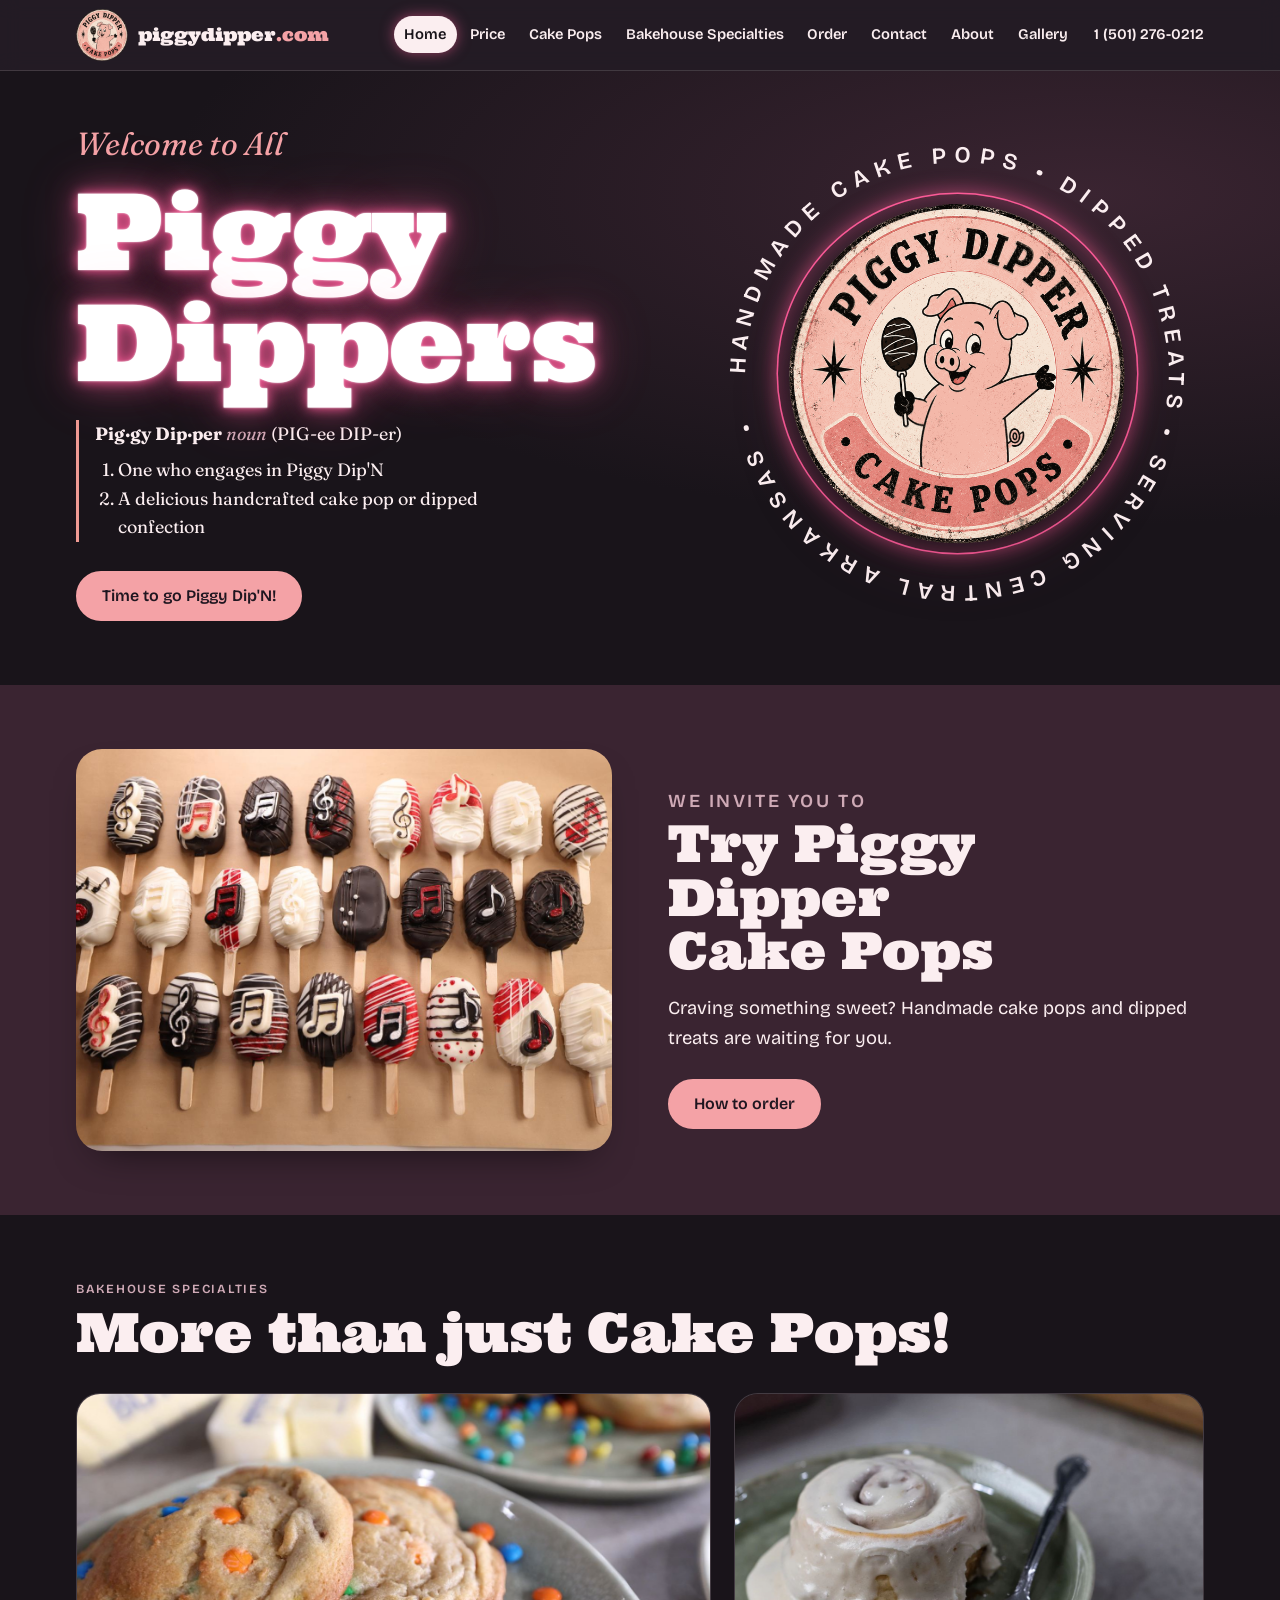
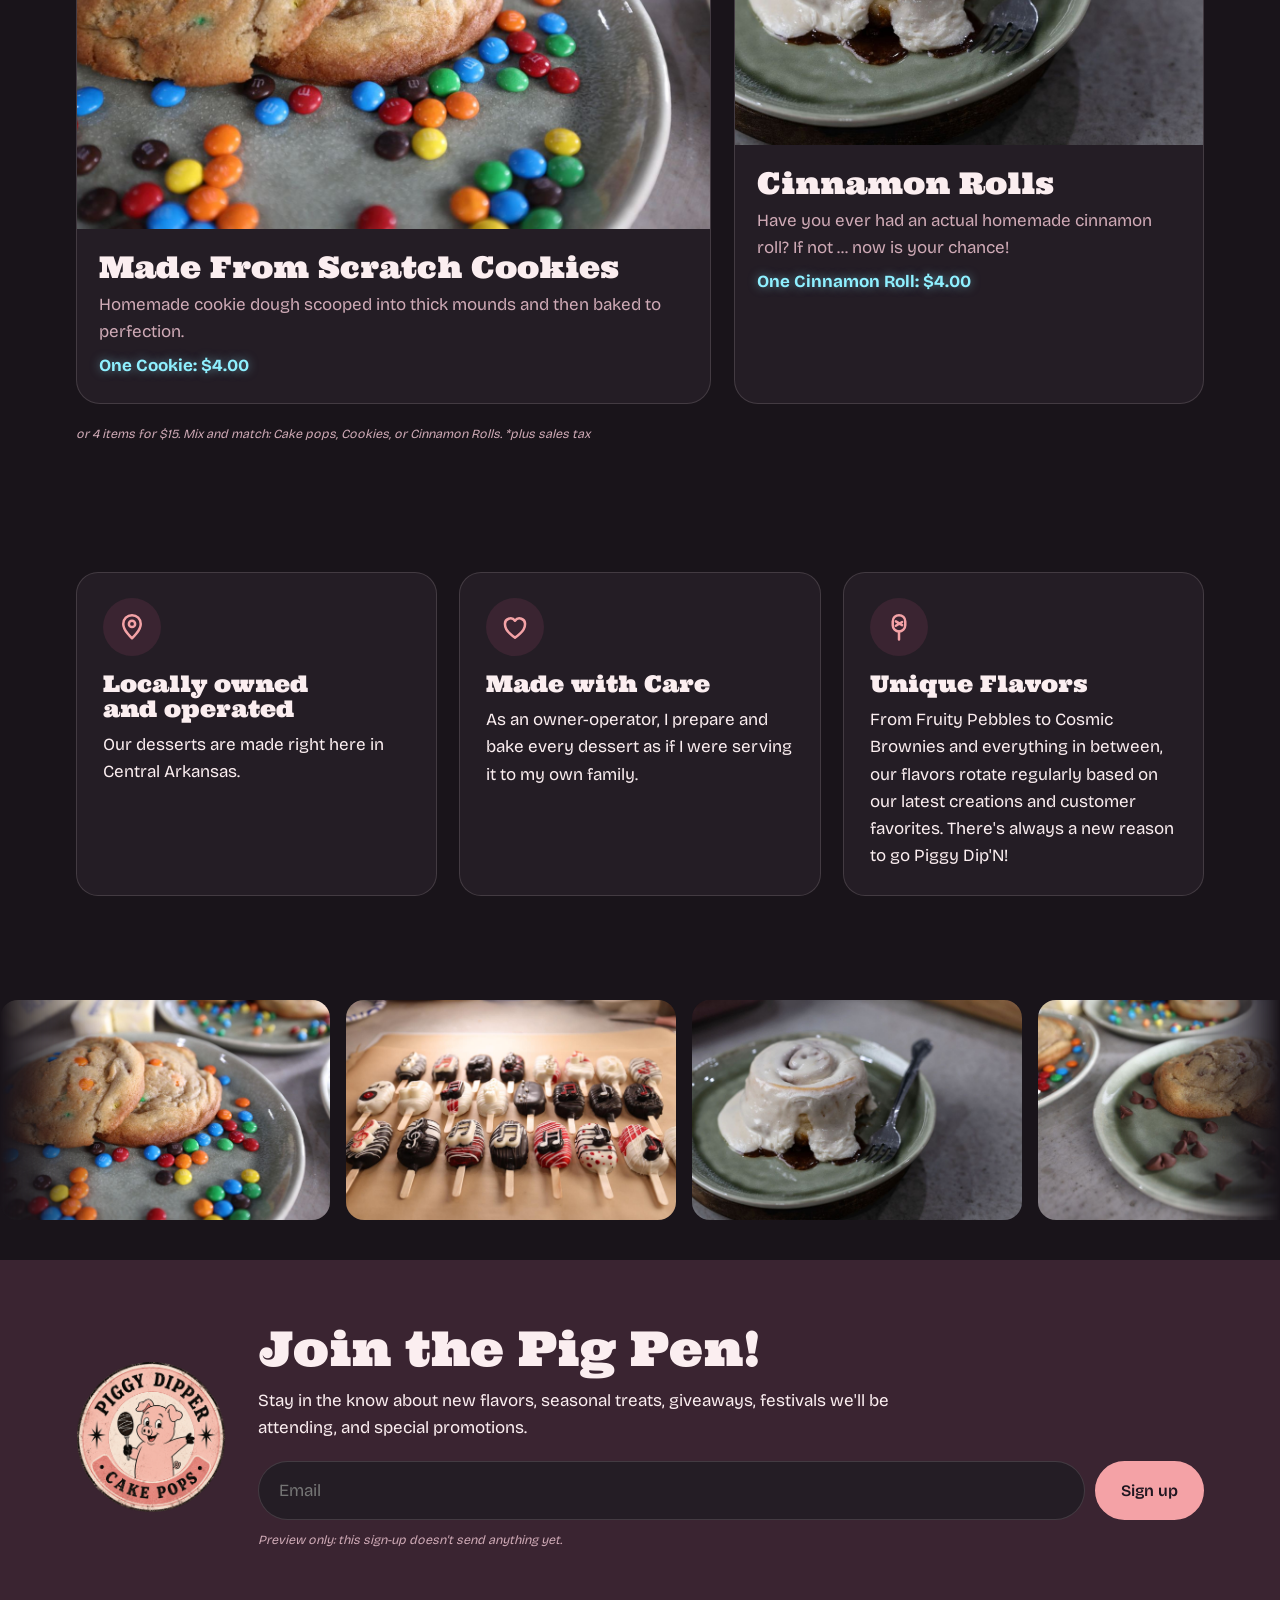
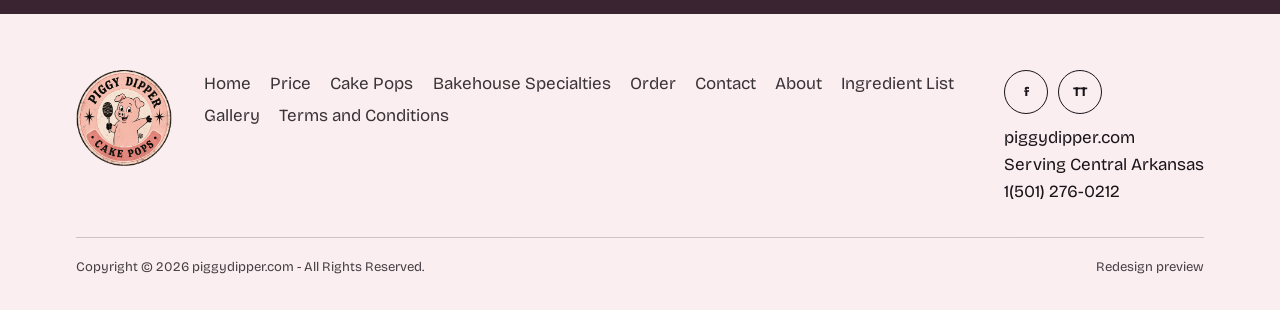
<file: neon-touch/index.html>
<!doctype html>
<html lang="en" data-v="4">
<head>
<meta charset="utf-8">
<meta name="viewport" content="width=device-width, initial-scale=1, viewport-fit=cover">
<meta name="robots" content="noindex, nofollow">
<link rel="icon" href="img/favicon.png" type="image/png">
<link rel="apple-touch-icon" href="img/logo.png">
<title>Piggy Dipper</title>
<meta name="claude:viewport-fit-sides" content="cover">
<link rel="preconnect" href="https://fonts.googleapis.com">
<link rel="preconnect" href="https://fonts.gstatic.com" crossorigin>
<link rel="stylesheet" href="https://fonts.googleapis.com/css2?family=Bricolage+Grotesque:opsz,wght@12..96,400;12..96,600;12..96,800&family=Caveat:wght@500;700&family=Fraunces:ital,opsz,wght@0,9..144,500;1,9..144,400;1,9..144,600&family=Ultra&family=Anton&family=Chewy&family=Tilt+Neon&family=IM+Fell+English:ital@0;1&family=IM+Fell+English+SC&family=Lobster&family=Bebas+Neue&family=Shrikhand&display=swap">
<script>document.documentElement.dataset.v='4'</script>
<style>
[hidden]{display:none!important}
html,body{margin:0}

/* Layout: one site, hash-routed pages; three swappable home pages share the same header, footer and inner pages. */
:root{
  --cream:#fff6f3; --paper:#fffdfc; --blush:#fbdcd7; --rose:#ef9a93; --rose-deep:#c24c56;
  --cocoa:#2a1d24; --cocoa-2:#6b4a58; --stick:#fbf3ee;
  --bg:var(--cream); --fg:var(--cocoa); --muted:#8a6570; --surface:var(--paper);
  --band:var(--blush); --line:rgba(42,29,36,.14); --accent:var(--rose-deep); --accent-fg:#fffaf5;
  --shadow:0 18px 40px -22px rgba(90,30,55,.4);
  --f-display:"Ultra","Rockwell Extra Bold","Rockwell",Georgia,serif;
  --f-dict:"Fraunces",Georgia,"Times New Roman",serif;
  --f-body:"Bricolage Grotesque",ui-sans-serif,system-ui,-apple-system,"Segoe UI",sans-serif;
  --f-hand:"Caveat","Segoe Print","Bradley Hand",cursive;
  --gutter-l:max(16px,env(safe-area-inset-left,0px)); --gutter-r:max(16px,env(safe-area-inset-right,0px));
  /* Design 2 (ink) and 3 (gingham) commit to one look in both themes */
  --d2-bg:#1f1620; --d2-bg2:#2d1f2d; --d2-fg:#fdeef0; --d2-pink:#f5a8a8; --d2-muted:#d7b3be;
  --d3-kraft:#fff4f1; --d3-kraft-dk:#f2b3b0; --d3-ink:#2a1d24; --d3-paper:#fffdf8;
}
@media (prefers-color-scheme:dark){:root:not([data-theme="light"]){
  --bg:#19141a; --fg:#fbeef0; --muted:#cfaab6; --surface:#241d25; --band:#3a2431;
  --line:rgba(251,238,240,.14); --accent:#f4a2a6; --accent-fg:#1f1620; --shadow:0 18px 40px -22px rgba(0,0,0,.7); color-scheme:dark}}
:root[data-theme="dark"]{
  --bg:#19141a; --fg:#fbeef0; --muted:#cfaab6; --surface:#241d25; --band:#3a2431;
  --line:rgba(251,238,240,.14); --accent:#f4a2a6; --accent-fg:#1f1620; --shadow:0 18px 40px -22px rgba(0,0,0,.7); color-scheme:dark}

*,*::before,*::after{box-sizing:border-box}
html{scroll-behavior:smooth}
body{background:var(--bg);color:var(--fg);font-family:var(--f-body);font-size:17px;line-height:1.6;overflow-x:hidden}
body::before{content:"";position:fixed;inset:0 0 auto;height:env(safe-area-inset-top,0px);z-index:60;background:var(--surface)}
img{max-width:100%;display:block}
a{color:inherit}
h1,h2,h3{font-family:var(--f-display);font-weight:400;line-height:1.05;text-wrap:balance;margin:0}
p{margin:0}
.wrap{max-width:1160px;margin-inline:auto;padding-left:var(--gutter-l);padding-right:var(--gutter-r)}
.narrow{max-width:760px}
.eyebrow{font-size:.78rem;letter-spacing:.14em;text-transform:uppercase;font-weight:600;color:var(--muted)}
.btn{display:inline-flex;align-items:center;gap:.5em;font:600 1rem/1 var(--f-body);text-decoration:none;padding:.95em 1.5em;border-radius:999px;background:var(--accent);color:var(--accent-fg);border:2px solid var(--accent);cursor:pointer;transition:transform .2s,box-shadow .2s}
.btn:hover{transform:translateY(-2px);box-shadow:var(--shadow)}
.btn.ghost{background:transparent;color:var(--fg);border-color:currentColor}
.btn:focus-visible,a:focus-visible,button:focus-visible,summary:focus-visible,input:focus-visible,textarea:focus-visible{outline:3px solid var(--rose);outline-offset:3px}
.fine{font-size:.78rem;color:var(--muted);font-style:italic}
.dict{font-family:var(--f-dict)}
.dict .pos{font-style:italic;color:var(--muted)}
.dict ol{margin:.4em 0 0;padding-left:1.3em}

/* reveal: visible at rest, animates where scroll timelines exist */
@keyframes rv{from{opacity:0;transform:translateY(30px)}to{opacity:1;transform:none}}
@supports (animation-timeline:view()){@media (prefers-reduced-motion:no-preference){
  .rv{animation:rv linear both;animation-timeline:view();animation-range:entry 0% cover 22%}}}

/* preview strip + header */
.preview-strip{background:var(--fg);color:var(--bg);font-size:.8rem;text-align:center;padding-block:.45em}
.preview-strip .wrap{display:flex;justify-content:center;gap:.6em;flex-wrap:wrap}
header.site{position:sticky;top:env(safe-area-inset-top,0px);z-index:50;background:color-mix(in srgb,var(--surface) 92%,transparent);backdrop-filter:blur(10px);border-bottom:1px solid var(--line)}
header.site .wrap{display:flex;align-items:center;gap:1rem;padding-block:.55rem}
.brand{display:flex;align-items:center;gap:.6rem;text-decoration:none}
.brand img{width:52px;height:52px;transition:transform .5s cubic-bezier(.3,1.6,.5,1)}
.brand:hover img{transform:rotate(-14deg) scale(1.06)}
.brand span{font-family:var(--f-display);font-size:1.1rem;line-height:1}
nav.main{margin-left:auto;display:flex;gap:.2rem;flex-wrap:wrap;justify-content:flex-end}
nav.main a{text-decoration:none;font-weight:600;font-size:.92rem;padding:.45em .7em;border-radius:999px;position:relative}
nav.main a:hover{background:var(--band)}
nav.main a[aria-current="page"]{background:var(--fg);color:var(--bg)}
.phone{font-weight:600;font-size:.92rem;white-space:nowrap;text-decoration:none}
.menu-btn{display:none;margin-left:auto;background:none;border:2px solid var(--fg);color:var(--fg);border-radius:999px;font:600 .9rem var(--f-body);padding:.45em .9em;cursor:pointer}
@media (max-width:1020px){
  .menu-btn{display:inline-flex}
  nav.main{position:absolute;left:0;right:0;top:100%;flex-direction:column;align-items:stretch;background:var(--surface);border-bottom:1px solid var(--line);padding:.5rem var(--gutter-r) 1rem var(--gutter-l);gap:.1rem}
  nav.main:not(.open){display:none}
  nav.main a{font-size:1.05rem;padding:.7em .9em}
  header.site .phone{display:none}
}

/* footer */
footer.site{background:var(--fg);color:var(--bg);margin-top:0}
footer.site .wrap{padding-block:3.5rem 2rem;display:grid;grid-template-columns:auto 1fr auto;gap:2rem;align-items:start}
footer.site img{width:96px}
footer.site nav{display:flex;flex-wrap:wrap;gap:.3rem 1.2rem}
footer.site nav a{text-decoration:none;opacity:.85}
footer.site nav a:hover{opacity:1;text-decoration:underline}
.socials{display:flex;gap:.6rem}
.socials a{display:grid;place-items:center;width:44px;height:44px;border-radius:50%;border:1.5px solid currentColor;text-decoration:none;font-weight:800;font-size:.8rem}
.socials a:hover{background:var(--bg);color:var(--fg)}
.foot-meta{grid-column:1/-1;border-top:1px solid color-mix(in srgb,var(--bg) 25%,transparent);padding-top:1.2rem;display:flex;flex-wrap:wrap;justify-content:space-between;gap:.5rem;font-size:.82rem;opacity:.8}
@media (max-width:760px){footer.site .wrap{grid-template-columns:1fr}}

/* design switcher pill */
.switcher{position:fixed;z-index:70;left:50%;transform:translateX(-50%);bottom:calc(14px + env(safe-area-inset-bottom,0px));display:flex;gap:4px;padding:5px;border-radius:999px;background:var(--fg);box-shadow:0 12px 30px -10px rgba(0,0,0,.5);max-width:calc(100vw - 24px)}
.switcher span{color:var(--bg);font-size:.75rem;font-weight:600;align-self:center;padding:0 .6em;white-space:nowrap}
.switcher a{color:var(--bg);text-decoration:none;font-weight:600;font-size:.85rem;padding:.55em .9em;border-radius:999px;white-space:nowrap}
.switcher a[aria-current="true"]{background:var(--bg);color:var(--fg)}
@media (max-width:520px){.switcher span{display:none}.switcher a{font-size:.8rem;padding:.55em .7em}}

/* shared section helpers */
.page{padding-bottom:0;overflow-x:clip}
.page-hero{padding-block:4rem 2.5rem;position:relative}
.page-hero h1{font-size:clamp(2.4rem,6vw,4.6rem)}
.page-hero p.lead{margin-top:1rem;max-width:60ch;font-size:1.12rem;color:var(--muted)}
.band{background:var(--band)}
.section{padding-block:4rem}
.grid{display:grid;gap:1.4rem}
.card{background:var(--surface);border:1px solid var(--line);border-radius:22px;padding:1.6rem;min-width:0}
.notice{border:2px dashed var(--accent);border-radius:22px;padding:1.4rem 1.6rem;display:grid;gap:.8rem}
.notice h3{font-size:1.4rem}
.two-col{display:grid;grid-template-columns:1fr 1fr;gap:3rem;align-items:center}
.two-col > *{min-width:0}
@media (max-width:820px){.two-col{grid-template-columns:1fr;gap:2rem}}
.photo{border-radius:26px;overflow:hidden;box-shadow:var(--shadow)}
.photo img{width:100%;height:100%;object-fit:cover;transition:transform .8s}
.photo:hover img{transform:scale(1.04)}

/* forms (preview stand-ins) */
form.stand-in{display:grid;gap:1rem}
.field{display:grid;gap:.35rem}
.field label,.field legend{font-weight:600;font-size:.92rem}
.field input,.field textarea{font:inherit;font-size:1rem;color:var(--fg);background:var(--bg);border:1.5px solid var(--line);border-radius:14px;padding:.8em 1em;width:100%}
.field textarea{min-height:110px;resize:vertical}
fieldset.field{border:0;padding:0;margin:0}
.checks{display:flex;flex-wrap:wrap;gap:.5rem}
.checks label{display:inline-flex;align-items:center;gap:.4em;border:1.5px solid var(--line);border-radius:999px;padding:.5em .9em;font-weight:500;cursor:pointer}
.checks input{accent-color:var(--accent)}
.checks label:has(input:checked){background:var(--band);border-color:var(--accent)}
.toast{font-weight:600;color:var(--accent)}

/* ===================== HOME 1: Classic, refreshed ===================== */
.h1-hero{position:relative;overflow:hidden;background:radial-gradient(120% 90% at 85% 20%,var(--band),transparent 60%)}
.h1-hero .wrap{display:grid;grid-template-columns:1.1fr .9fr;gap:2rem;align-items:center;padding-block:3.5rem 4rem}
.h1-hero .wrap > *{min-width:0}
.h1-hero h2{font-family:var(--f-dict);font-style:italic;font-weight:400;font-size:clamp(1.4rem,3vw,2rem);color:var(--accent)}
.h1-hero h1{font-size:clamp(3.2rem,9vw,6.6rem);margin-top:.15em;letter-spacing:-.01em}
.h1-hero .dict{margin-top:1.4rem;font-size:1.12rem;max-width:34ch;padding-left:1rem;border-left:3px solid var(--rose)}
.h1-hero .btn{margin-top:1.8rem}
.badge-wrap{position:relative;aspect-ratio:1;max-width:460px;width:100%;justify-self:center}
.badge-wrap svg.ring{position:absolute;inset:0;width:100%;height:100%;animation:spin 28s linear infinite}
.badge-wrap svg.ring text{font:600 15px var(--f-body);letter-spacing:.32em;fill:var(--fg)}
.badge-wrap img{position:absolute;inset:13%;width:74%;height:74%;filter:drop-shadow(0 22px 26px rgba(90,30,55,.25));animation:badge-in 1.2s cubic-bezier(.2,1.4,.4,1) both,float 6s ease-in-out 1.2s infinite}
@keyframes spin{to{transform:rotate(360deg)}}
@keyframes badge-in{from{transform:rotate(-200deg) scale(.3);opacity:0}to{transform:none;opacity:1}}
@keyframes float{50%{transform:translateY(-12px) rotate(2deg)}}
@media (max-width:820px){.h1-hero .wrap{grid-template-columns:1fr}.badge-wrap{max-width:320px;order:-1}}
.h1-invite .two-col{gap:3.5rem}
.h1-invite .photo{aspect-ratio:4/3}
.h1-invite h2{font-size:clamp(2rem,4.5vw,3.2rem)}
.h1-invite p{margin-top:1rem;font-size:1.15rem}
.h1-invite .btn{margin-top:1.6rem}
.h1-feats{grid-template-columns:repeat(3,1fr)}
@media (max-width:820px){.h1-feats{grid-template-columns:1fr}}
.feat{transition:transform .3s,box-shadow .3s}
.feat:hover{transform:translateY(-6px) rotate(-.6deg);box-shadow:var(--shadow)}
.feat .ico{width:58px;height:58px;border-radius:50%;background:var(--band);display:grid;place-items:center;margin-bottom:1rem}
.feat .ico svg{width:30px;height:30px;stroke:var(--accent);fill:none;stroke-width:2;stroke-linecap:round;stroke-linejoin:round}
.feat h3{font-size:1.45rem;margin-bottom:.6rem}
.strip{overflow:hidden;padding-block:2.5rem;mask-image:linear-gradient(90deg,transparent,#000 8%,#000 92%,transparent)}
.strip-track{display:flex;gap:1rem;width:max-content;animation:marquee 60s linear infinite}
.strip:hover .strip-track{animation-play-state:paused}
.strip-track img{height:220px;width:auto;aspect-ratio:3/2;object-fit:cover;border-radius:18px}
@keyframes marquee{to{transform:translateX(-50%)}}
.pigpen{display:grid;grid-template-columns:auto 1fr;gap:2rem;align-items:center}
.pigpen img{width:150px;animation:float 6s ease-in-out infinite}
.pigpen h2{font-size:clamp(2rem,4.5vw,3rem)}
.pigpen form{display:flex;gap:.6rem;flex-wrap:wrap;margin-top:1.2rem}
.pigpen input{flex:1 1 240px;font:inherit;padding:.9em 1.2em;border-radius:999px;border:1.5px solid var(--line);background:var(--surface);color:var(--fg)}
@media (max-width:640px){.pigpen{grid-template-columns:1fr}.pigpen img{width:110px}}

/* ===================== HOME 2: The Dip ===================== */
[data-page="home-2"]{background:var(--d2-bg);color:var(--d2-fg)}
.d2-hero{position:relative;overflow:hidden;padding-top:0}
.d2-drip{display:block;width:100%;height:120px;color:var(--d2-pink)}
.d2-drip .drop{animation:drop 3.6s cubic-bezier(.5,0,.6,1) infinite;transform-box:fill-box;transform-origin:top}
@keyframes drop{0%,15%{transform:scaleY(.35)}60%{transform:scaleY(1)}100%{transform:scaleY(.35)}}
.d2-hero .wrap{display:grid;grid-template-columns:1.15fr .85fr;gap:2rem;align-items:center;padding-block:1rem 3rem}
.d2-hero .wrap > *{min-width:0}
.d2-word{font-size:clamp(3.4rem,11vw,8.4rem);color:var(--d2-pink);letter-spacing:-.02em;line-height:.92}
.d2-word span{display:inline-block;animation:bob 2.8s ease-in-out infinite;animation-delay:calc(var(--i)*.09s)}
@keyframes bob{50%{transform:translateY(-.06em)}}
.d2-hero .dict{margin-top:1.4rem;font-size:1.2rem;color:var(--d2-fg)}
.d2-hero .dict .pos{color:var(--d2-muted)}
.d2-hero .btn{margin-top:2rem;background:var(--d2-pink);border-color:var(--d2-pink);color:var(--d2-bg)}
.d2-hint{margin-top:1rem;font-size:.85rem;color:var(--d2-muted)}
.pop-stage{position:relative;margin-inline:auto;width:min(100%,210px)}
.pop-stage svg{width:100%;height:auto;overflow:visible;filter:drop-shadow(0 30px 30px rgba(0,0,0,.45))}
.flavor-name{font-family:var(--f-display);font-size:1.6rem;text-align:center;margin-top:.4rem;color:var(--d2-pink)}
.flavor-desc{text-align:center;font-size:.98rem;color:var(--d2-muted);min-height:4.8em;margin-top:.4rem}
.chips{display:flex;flex-wrap:wrap;gap:.45rem;justify-content:center;margin-top:1rem}
.chips button{font:600 .85rem var(--f-body);border-radius:999px;padding:.55em 1em;cursor:pointer;background:transparent;color:var(--d2-fg);border:1.5px solid rgba(251,233,223,.35);transition:background .2s,color .2s,transform .2s}
.chips button:hover{transform:translateY(-2px)}
.chips button[aria-pressed="true"]{background:var(--d2-pink);color:var(--d2-bg);border-color:var(--d2-pink)}
@media (max-width:860px){.d2-hero .wrap{grid-template-columns:1fr}.pop-stage{width:min(100%,180px)}}
.d2-marquee{background:var(--d2-pink);color:var(--d2-bg);overflow:hidden;padding-block:.9rem;transform:rotate(-1.6deg);margin-block:1.5rem;width:104%;margin-left:-2%}
.d2-marquee div{display:flex;width:max-content;animation:marquee 26s linear infinite;font-family:var(--f-display);font-size:1.5rem;white-space:nowrap;gap:2rem}
.d2-invite{padding-block:4.5rem}
.d2-invite .mosaic{display:grid;grid-template-columns:1.3fr 1fr;grid-template-rows:1fr 1fr;gap:12px;aspect-ratio:5/4}
.d2-invite .mosaic .photo{box-shadow:none;border-radius:18px}
.d2-invite .mosaic .photo:first-child{grid-row:span 2}
.d2-invite h2{font-size:clamp(2.2rem,5vw,3.6rem);color:var(--d2-fg)}
.d2-invite h2 em{font-style:normal;color:var(--d2-pink)}
.d2-invite p{margin-top:1.2rem;font-size:1.2rem;color:var(--d2-muted)}
.d2-invite .btn{margin-top:1.8rem;background:transparent;color:var(--d2-pink);border-color:var(--d2-pink)}
.d2-feats{display:grid;grid-template-columns:repeat(3,1fr);border-top:1px solid rgba(251,233,223,.18)}
.d2-feats > div{padding:2.2rem 1.6rem 2.6rem;border-right:1px solid rgba(251,233,223,.18);min-width:0;transition:background .3s}
.d2-feats > div:last-child{border-right:0}
.d2-feats > div:hover{background:var(--d2-bg2)}
.d2-feats h3{color:var(--d2-pink);font-size:1.5rem;margin-bottom:.8rem}
.d2-feats p{color:var(--d2-muted)}
@media (max-width:820px){.d2-feats{grid-template-columns:1fr}.d2-feats > div{border-right:0;border-bottom:1px solid rgba(251,233,223,.18)}}
.d2-price{padding-block:5rem;text-align:center}
.d2-price .big{font-family:var(--f-display);font-size:clamp(4rem,14vw,10rem);line-height:.9;color:var(--d2-pink)}
.d2-price .or{font-family:var(--f-dict);font-style:italic;font-size:1.6rem;margin-block:.6rem}
.d2-price .big2{font-family:var(--f-display);font-size:clamp(2.2rem,7vw,4.8rem);line-height:1}
.d2-price p.sub{color:var(--d2-muted);margin-top:1rem}
.d2-pigpen{background:var(--d2-bg2);padding-block:4rem}
.d2-pigpen h2{color:var(--d2-pink);font-size:clamp(2rem,4.5vw,3rem)}
.d2-pigpen p{color:var(--d2-muted);margin-top:.8rem;max-width:60ch}
.d2-pigpen form{display:flex;gap:.6rem;flex-wrap:wrap;margin-top:1.4rem}
.d2-pigpen input{flex:1 1 240px;font:inherit;padding:.9em 1.2em;border-radius:999px;border:1.5px solid rgba(251,233,223,.3);background:transparent;color:var(--d2-fg)}
.d2-pigpen .btn{background:var(--d2-pink);border-color:var(--d2-pink);color:var(--d2-bg)}
.d2-pigpen .fine{color:var(--d2-muted)}
.sprinkle{position:fixed;width:12px;height:4px;border-radius:3px;pointer-events:none;z-index:80}

/* ===================== HOME 3: Gingham Table ===================== */
[data-page="home-3"]{color:var(--d3-ink);background-color:var(--d3-kraft);
  background-image:linear-gradient(90deg,rgba(239,140,140,.22) 50%,transparent 0),linear-gradient(rgba(239,140,140,.22) 50%,transparent 0);background-size:56px 56px}
.d3-table{position:relative;height:clamp(560px,76vw,700px);max-width:1240px;margin-inline:auto;overflow:hidden}
.d3-logo{position:absolute;left:50%;top:50%;width:clamp(210px,34vw,330px);translate:-50% -50%;z-index:20;filter:drop-shadow(0 10px 0 rgba(90,30,55,.18)) drop-shadow(0 26px 30px rgba(90,30,55,.35));animation:stamp 1s cubic-bezier(.2,1.6,.4,1) .2s both;pointer-events:none}
@keyframes stamp{0%{transform:scale(2.4) rotate(-22deg);opacity:0}55%{opacity:1}100%{transform:scale(1) rotate(-6deg)}}
.print{position:absolute;width:clamp(150px,22vw,250px);background:var(--d3-paper);padding:10px 10px 38px;box-shadow:0 2px 0 rgba(0,0,0,.06),0 18px 24px -12px rgba(90,30,55,.5);cursor:grab;touch-action:none;user-select:none;transition:box-shadow .2s;animation:deal .8s cubic-bezier(.2,1.2,.4,1) both;animation-delay:calc(.5s + var(--i)*.12s)}
.print:active{cursor:grabbing;box-shadow:0 30px 40px -14px rgba(90,30,55,.6)}
.print img{width:100%;aspect-ratio:1;object-fit:cover;pointer-events:none}
.print figcaption{position:absolute;left:0;right:0;bottom:6px;text-align:center;font:700 1.15rem/1 var(--f-hand);color:var(--d3-ink)}
@keyframes deal{from{opacity:0;translate:0 -60px}}
.d3-hint{position:absolute;right:max(16px,env(safe-area-inset-right,0px));bottom:14px;font:700 1.25rem var(--f-hand);z-index:25;opacity:.8}
.d3-head{text-align:center;padding-block:2rem 1rem}
.d3-head .w{font:700 clamp(1.6rem,4vw,2.4rem) var(--f-hand)}
.d3-head h1{font-size:clamp(3rem,10vw,7rem);color:var(--d3-ink);text-shadow:3px 3px 0 var(--d3-kraft-dk)}
.d3-head .dict{margin:1.2rem auto 0;max-width:34ch;font-size:1.15rem;text-align:left}
.d3-head .btn{margin-top:1.6rem;background:var(--d3-ink);border-color:var(--d3-ink);color:var(--d3-paper)}
.d3-story{padding-block:4rem}
.shout{font-family:var(--f-display);font-size:clamp(2.6rem,9vw,6.4rem);line-height:1;text-align:center;color:var(--rose-deep);cursor:default;user-select:none}
.shout span{display:inline-block;transition:transform .25s cubic-bezier(.3,1.8,.5,1)}
.shout span:hover{transform:translateY(-.25em) rotate(-8deg)}
.d3-story .note{max-width:620px;margin:1.6rem auto 0;background:var(--d3-paper);padding:1.8rem 2rem;rotate:-1deg;box-shadow:0 16px 26px -16px rgba(90,30,55,.55);position:relative}
.d3-story .note::before{content:"";position:absolute;top:-14px;left:50%;width:120px;height:28px;translate:-50% 0;background:rgba(255,255,255,.55);rotate:2deg;box-shadow:0 1px 2px rgba(0,0,0,.08)}
.d3-story .note p + p{margin-top:.9rem}
.d3-story .note a{font-weight:700}
.ticket-row{display:flex;justify-content:center;gap:1.6rem;flex-wrap:wrap;padding-block:3rem}
.ticket{background:var(--d3-paper);min-width:0;width:min(100%,330px);padding:1.6rem 1.8rem;position:relative;rotate:var(--r);transition:rotate .3s,transform .3s;
  -webkit-mask:radial-gradient(circle 12px at 0 50%,#0000 98%,#000) left/51% 100% no-repeat,radial-gradient(circle 12px at 100% 50%,#0000 98%,#000) right/51% 100% no-repeat;
  mask:radial-gradient(circle 12px at 0 50%,#0000 98%,#000) left/51% 100% no-repeat,radial-gradient(circle 12px at 100% 50%,#0000 98%,#000) right/51% 100% no-repeat}
.ticket:hover{rotate:0deg;transform:translateY(-6px)}
.ticket .t-top{font:700 1.3rem var(--f-hand);color:var(--rose-deep)}
.ticket .t-price{font-family:var(--f-display);font-size:3.6rem;line-height:1}
.ticket ul{list-style:none;padding:0;margin:.8rem 0 0;border-top:2px dashed rgba(42,29,36,.3);padding-top:.8rem}
.ticket li{display:flex;justify-content:space-between;gap:1rem}
.ticket .fine{color:#8a6570;margin-top:.6rem}
.notes{display:grid;grid-template-columns:repeat(3,1fr);gap:2rem;padding-block:2rem 4rem}
.notes > div{background:#fff8ee;padding:1.6rem 1.5rem 1.9rem;rotate:var(--r);box-shadow:0 14px 22px -14px rgba(90,30,55,.6);min-width:0;transition:rotate .3s}
.notes > div:nth-child(2){background:#fbe0dc}
.notes > div:nth-child(3){background:#e6f3ec}
.notes > div:hover{rotate:0deg}
.notes h3{font-size:1.35rem;margin-bottom:.6rem}
@media (max-width:820px){.notes{grid-template-columns:1fr}}
.postcard{background:var(--d3-paper);max-width:860px;margin:0 auto;display:grid;grid-template-columns:1fr auto;gap:2rem;padding:2.2rem;box-shadow:0 22px 34px -20px rgba(90,30,55,.6);position:relative}
.postcard::after{content:"";position:absolute;top:1.4rem;right:1.4rem;width:86px;height:100px;border:3px dashed rgba(185,82,75,.5)}
.postcard h2{font-size:clamp(1.9rem,4vw,2.8rem)}
.postcard form{display:flex;gap:.6rem;flex-wrap:wrap;margin-top:1.2rem}
.postcard input{flex:1 1 220px;font:inherit;padding:.85em 0;border:0;border-bottom:2px solid var(--d3-ink);background:transparent;color:var(--d3-ink)}
.postcard .btn{background:var(--rose-deep);border-color:var(--rose-deep);color:#fff}
.postcard .fine{color:#8a6570}
.postcard .stamp-img{width:110px;align-self:start;rotate:8deg;position:relative;z-index:1}
@media (max-width:640px){.postcard{grid-template-columns:1fr}.postcard::after,.postcard .stamp-img{display:none}}

/* ===================== INNER PAGES ===================== */
.dict-hero{font-family:var(--f-dict);font-size:1.15rem;max-width:44ch}
.price-cards{grid-template-columns:1fr 1fr}
@media (max-width:760px){.price-cards{grid-template-columns:1fr}}
.price-card{padding:2rem;position:relative;overflow:hidden}
.price-card h2{font-size:clamp(2.2rem,5vw,3.2rem)}
.price-card ul{list-style:none;padding:0;margin:1.2rem 0 0}
.price-card li{display:flex;justify-content:space-between;gap:1rem;padding:.55rem 0;border-bottom:1px dotted var(--line);font-variant-numeric:tabular-nums}
.price-card .fine{margin-top:.8rem}
.price-card.hot{background:var(--fg);color:var(--bg);border-color:var(--fg)}
.price-card.hot .fine{color:color-mix(in srgb,var(--bg) 70%,transparent)}
.price-card.hot .btn{background:var(--rose);border-color:var(--rose);color:var(--cocoa);margin-top:1.4rem}
.tiles{grid-template-columns:repeat(3,1fr)}
@media (max-width:760px){.tiles{grid-template-columns:1fr}}
.tile{position:relative;aspect-ratio:4/5;border-radius:24px;overflow:hidden;text-decoration:none;color:#fff;box-shadow:var(--shadow)}
.tile img{position:absolute;inset:0;width:100%;height:100%;object-fit:cover;transition:transform .8s}
.tile:hover img{transform:scale(1.07)}
.tile span{position:absolute;left:1.2rem;bottom:1.1rem;font-family:var(--f-display);font-size:1.8rem;text-shadow:0 2px 14px rgba(0,0,0,.5);text-transform:capitalize}
.tile::after{content:"";position:absolute;inset:0;background:linear-gradient(transparent 50%,rgba(35,10,25,.55))}
.tile span{z-index:1}
.treats{grid-template-columns:repeat(3,1fr)}
@media (max-width:900px){.treats{grid-template-columns:1fr 1fr}}
@media (max-width:560px){.treats{grid-template-columns:1fr}}
.treat{transition:transform .3s,box-shadow .3s}
.treat:hover{transform:translateY(-5px);box-shadow:var(--shadow)}
.treat h3{font-size:1.25rem;margin-bottom:.5rem}
.treat .dot{width:40px;height:10px;border-radius:6px;background:var(--rose);margin-bottom:1rem}
.flavors{grid-template-columns:repeat(4,1fr)}
@media (max-width:1000px){.flavors{grid-template-columns:1fr 1fr}}
@media (max-width:540px){.flavors{grid-template-columns:1fr}}
.flavor{display:grid;gap:.8rem;align-content:start;transition:transform .35s,box-shadow .35s}
.flavor:hover{transform:translateY(-6px) rotate(-1deg);box-shadow:var(--shadow)}
.flavor svg{width:70px;height:120px;transition:transform .5s cubic-bezier(.3,1.6,.5,1)}
.flavor:hover svg{transform:rotate(-12deg) translateY(-4px)}
.flavor h3{font-size:1.35rem}
.bake{padding-block:4rem}
.bake .photo{aspect-ratio:4/3}
.bake h2{font-size:clamp(2rem,4.5vw,3rem);margin-bottom:1rem}
.bake p + p{margin-top:1rem}
blockquote.jana{margin:1.4rem 0 0;font:600 1.7rem/1.25 var(--f-hand);color:var(--accent)}
blockquote.jana cite{display:block;font:500 1rem var(--f-body);color:var(--muted);margin-top:.4rem;font-style:normal}
.info-cards{grid-template-columns:repeat(3,1fr)}
@media (max-width:900px){.info-cards{grid-template-columns:1fr}}
.info-cards h3{font-size:1.3rem;margin-bottom:.6rem}
.pay{display:flex;flex-wrap:wrap;gap:.4rem;margin-top:.4rem}
.pay span{background:var(--band);border-radius:999px;padding:.3em .8em;font-size:.88rem;font-weight:600}
.order-grid{display:grid;grid-template-columns:1.3fr .7fr;gap:2rem;align-items:start}
.order-grid > *{min-width:0}
@media (max-width:860px){.order-grid{grid-template-columns:1fr}}
.side-info{display:grid;gap:1rem}
.side-info .card p{font-weight:600}
.big-phone{font-family:var(--f-display);font-size:clamp(1.8rem,5vw,2.6rem);text-decoration:none;display:inline-block;margin-top:.6rem}
.about-sec{padding-block:4rem}
.about-sec .photo{aspect-ratio:4/5}
.about-sec h2{font-size:clamp(2rem,4.5vw,3rem);margin-bottom:1.1rem}
.about-sec p + p{margin-top:1rem}
.about-sec .photo.wide{aspect-ratio:3/2}
.about-sec .photo.tall{aspect-ratio:2/3}
@media (max-width:820px){.about-sec .photo.tall{aspect-ratio:4/5}}
.about-sec .two-col.flip > .photo{order:2}
@media (max-width:820px){.about-sec .two-col.flip > .photo{order:0}.about-sec .photo{aspect-ratio:4/3}}
.filters{display:flex;flex-wrap:wrap;gap:.5rem;margin-bottom:1.6rem}
.filters button{font:600 .9rem var(--f-body);padding:.55em 1.1em;border-radius:999px;border:1.5px solid var(--line);background:var(--surface);color:var(--fg);cursor:pointer}
.filters button[aria-pressed="true"]{background:var(--fg);color:var(--bg);border-color:var(--fg)}
.masonry{display:flex;gap:14px;align-items:flex-start}.masonry .mcol{flex:1;min-width:0}
.masonry button{display:block;width:100%;margin:0 0 14px;padding:0;border:0;background:none;border-radius:18px;overflow:hidden;cursor:zoom-in;break-inside:avoid;position:relative}
.masonry img{width:100%;height:auto;transition:transform .6s,filter .4s}
.masonry button:hover img{transform:scale(1.05)}
.masonry button span{position:absolute;left:0;right:0;bottom:0;padding:1.6rem .9rem .7rem;text-align:left;color:#fff;font-weight:600;font-size:.9rem;background:linear-gradient(transparent,rgba(35,10,25,.7));opacity:0;transition:opacity .3s}
.masonry button:hover span,.masonry button:focus-visible span{opacity:1}
.lightbox{position:fixed;inset:0;z-index:90;background:rgba(22,14,20,.94);display:grid;place-items:center;padding:calc(20px + env(safe-area-inset-top,0px)) max(16px,env(safe-area-inset-right,0px)) calc(20px + env(safe-area-inset-bottom,0px)) max(16px,env(safe-area-inset-left,0px))}
.lightbox figure{margin:0;max-width:min(1100px,100%);display:grid;gap:.8rem;justify-items:center}
.lightbox img{max-height:78vh;width:auto;border-radius:12px}
.lightbox figcaption{color:#fbeef0;text-align:center}
.lightbox button{position:absolute;background:rgba(255,255,255,.12);color:#fff;border:0;width:52px;height:52px;border-radius:50%;font-size:1.5rem;cursor:pointer}
.lightbox .lb-close{top:calc(16px + env(safe-area-inset-top,0px));right:max(16px,env(safe-area-inset-right,0px))}
.lightbox .lb-prev{left:max(12px,env(safe-area-inset-left,0px));top:50%}
.lightbox .lb-next{right:max(12px,env(safe-area-inset-right,0px));top:50%}
details.acc{border-bottom:1px solid var(--line)}
details.acc summary{list-style:none;cursor:pointer;display:flex;justify-content:space-between;align-items:center;gap:1rem;padding:1.05rem .2rem;font-weight:600;font-size:1.05rem}
details.acc summary::-webkit-details-marker{display:none}
details.acc summary::after{content:"+";font-family:var(--f-display);font-size:1.4rem;transition:transform .3s;color:var(--accent);flex:none}
details.acc[open] summary::after{transform:rotate(45deg)}
details.acc .acc-body{padding:0 .2rem 1.2rem;color:var(--muted)}
.acc-group{margin-top:2.6rem}
.acc-group h2{font-size:clamp(1.7rem,4vw,2.4rem)}
.acc-group > p{margin-top:.6rem;color:var(--muted)}
.store-list{columns:2 260px;column-gap:2rem;margin-top:1rem;padding-left:1.1em}
.store-list li{break-inside:avoid;margin-bottom:.35rem}
.search{width:100%;font:inherit;padding:.85em 1.2em;border-radius:999px;border:1.5px solid var(--line);background:var(--surface);color:var(--fg);margin-top:1.4rem}
.terms p + p{margin-top:.8rem}
.terms ul{margin:.6rem 0}

/* ===================== HOME 4: Bakery Case (sage plates, pink awning) ===================== */
[data-page="home-4"]{--sg:#e3ece4;--sg-2:#c9d9cc;--sg-deep:#3e5b4b;--pk:#f4b6b9;--pk-deep:#c24c56;--ink:#2a1d24;--cr:#fffaf6;background:var(--cr);color:var(--ink)}
[data-page="home-4"] .btn{background:var(--sg-deep);border-color:var(--sg-deep);color:#fff}
[data-page="home-4"] .btn.ghost{background:transparent;color:var(--ink);border-color:var(--ink)}
.d4-awning{height:74px;background:repeating-linear-gradient(90deg,var(--pk) 0 60px,#ffffff 60px 120px);position:relative;transform-origin:top;animation:awn 1.4s cubic-bezier(.3,1.5,.5,1) both;border-top:6px solid var(--pk);box-shadow:0 10px 18px -12px rgba(42,29,36,.35)}
.d4-awning::after{content:"";position:absolute;left:0;right:0;top:100%;height:26px;background:radial-gradient(circle at 30px 0,var(--pk) 29px,transparent 30px) 0 0/120px 26px,radial-gradient(circle at 90px 0,#ffffff 29px,transparent 30px) 0 0/120px 26px}
@keyframes awn{from{transform:scaleY(0)}60%{transform:scaleY(1.12)}to{transform:none}}
.d4-hero .wrap{display:grid;grid-template-columns:1fr 1fr;gap:3rem;align-items:center;padding-block:4.5rem 3.5rem}
.d4-hero .wrap>*{min-width:0}
.d4-hero .w{font-family:var(--f-hand);font-size:clamp(1.8rem,4vw,2.6rem);color:var(--pk-deep);line-height:1}
.d4-hero h1{font-family:var(--f-dict);font-weight:600;font-size:clamp(3rem,8vw,5.8rem);letter-spacing:-.02em;line-height:.95;margin-top:.2em}
.d4-hero h1 em{font-style:italic;color:var(--sg-deep)}
.d4-hero p.lead{margin-top:1.2rem;font-size:1.2rem;max-width:36ch}
.d4-hero .acts{display:flex;gap:.8rem;flex-wrap:wrap;margin-top:1.8rem}
.d4-window{position:relative;aspect-ratio:4/5;border-radius:999px 999px 28px 28px;overflow:hidden;border:10px solid #fff;box-shadow:0 30px 60px -30px rgba(62,91,75,.55),0 0 0 1px var(--sg-2)}
.d4-window img{width:100%;height:100%;object-fit:cover;animation:kb 18s ease-in-out infinite alternate}
@keyframes kb{to{transform:scale(1.12) translate(-3%,2%)}}
.d4-window::after{content:"";position:absolute;inset:0;background:linear-gradient(115deg,transparent 35%,rgba(255,255,255,.45) 45%,transparent 55%);transform:translateX(-120%);animation:sheen 5.5s ease-in-out 1s infinite}
@keyframes sheen{40%,100%{transform:translateX(120%)}}
.d4-sticker{position:absolute;right:-6px;bottom:12%;width:120px;height:120px;border-radius:50%;background:var(--pk-deep);color:#fff;display:grid;place-items:center;text-align:center;font:600 .8rem/1.15 var(--f-body);transform:rotate(12deg);box-shadow:0 12px 24px -10px rgba(0,0,0,.4);animation:wob 4s ease-in-out infinite}
.d4-sticker b{display:block;font:400 2.2rem/1 var(--f-display)}
@keyframes wob{50%{transform:rotate(4deg) scale(1.05)}}
.d4-winwrap{position:relative;max-width:420px;justify-self:center;width:100%}
@media (max-width:820px){.d4-hero .wrap{grid-template-columns:1fr;padding-block:3rem}.d4-winwrap{max-width:320px;order:-1}}
.d4-case{background:linear-gradient(var(--sg),var(--sg-2));padding-block:4rem 4.5rem;position:relative}
.d4-case h2{font-family:var(--f-dict);font-weight:600;font-size:clamp(2.2rem,5vw,3.4rem);text-align:center}
.d4-case .sub{text-align:center;margin-top:.6rem;color:var(--sg-deep);font-weight:600}
.d4-glass{margin-top:2.5rem;border-radius:26px;padding:2.2rem 1.6rem 0;background:linear-gradient(160deg,rgba(255,255,255,.75),rgba(255,255,255,.35));border:2px solid rgba(255,255,255,.9);box-shadow:inset 0 1px 0 #fff,0 30px 50px -35px rgba(62,91,75,.6);position:relative;overflow:hidden}
.d4-glass::before{content:"";position:absolute;inset:0;background:linear-gradient(110deg,transparent 30%,rgba(255,255,255,.7) 40%,transparent 50%);transform:translateX(-100%);pointer-events:none}
@supports (animation-timeline:view()){@media (prefers-reduced-motion:no-preference){.d4-glass::before{animation:glass linear both;animation-timeline:view();animation-range:entry 20% cover 60%}}}
@keyframes glass{to{transform:translateX(100%)}}
.d4-shelf{display:grid;grid-template-columns:1.35fr 1fr 1fr;gap:1.4rem;align-items:end}
.d4-shelf::after{content:"";grid-column:1/-1;height:16px;margin:0 -1.6rem;background:linear-gradient(#fff,#d8e4da);box-shadow:0 8px 14px -6px rgba(62,91,75,.45)}
@media (max-width:820px){.d4-shelf{grid-template-columns:1fr}}
.d4-item{position:relative;perspective:900px;cursor:pointer;background:none;border:0;padding:0;text-align:left;color:inherit;font:inherit}
.d4-item .flip{position:relative;transition:transform .7s cubic-bezier(.3,1.3,.5,1);transform-style:preserve-3d}
.d4-item.open .flip{transform:rotateY(180deg)}
.d4-item .flip,.d4-item .front{display:block}
.d4-item .front,.d4-item .back{backface-visibility:hidden;border-radius:22px;overflow:hidden}
.d4-item .front img{width:100%;aspect-ratio:4/3;object-fit:cover;transition:transform .5s}
.d4-item:hover .front img{transform:translateY(-6px) scale(1.03)}
.d4-item.big .front img{aspect-ratio:5/4}
.d4-item .back{position:absolute;inset:0;transform:rotateY(180deg);background:#fff;padding:1.4rem;display:flex;flex-direction:column;gap:.6rem;overflow:auto}
.d4-item .back .h{display:block;font-family:var(--f-dict);font-weight:600;font-size:1.5rem}
.d4-item .back .p{display:block;font-size:.98rem}
.d4-item .name{display:block;font-family:var(--f-dict);font-weight:600;font-size:1.35rem;margin:.7rem 0 1rem}
.d4-item .name small{display:block;font:500 .85rem var(--f-body);color:var(--sg-deep)}
.d4-tag{position:absolute;top:-14px;right:18px;z-index:2;background:#fff;border:1.5px solid var(--ink);border-radius:8px 8px 8px 8px;padding:.35em .7em .3em 1.4em;font:400 1.3rem/1 var(--f-display);transform-origin:50% -10px;animation:swing 3.4s ease-in-out infinite}
.d4-tag::before{content:"";position:absolute;left:.5em;top:50%;width:7px;height:7px;margin-top:-3.5px;border-radius:50%;border:1.5px solid var(--ink)}
.d4-item:nth-child(2) .d4-tag{animation-delay:-1.1s}.d4-item:nth-child(3) .d4-tag{animation-delay:-2.2s}
@keyframes swing{0%,100%{transform:rotate(-5deg)}50%{transform:rotate(6deg)}}
.d4-deal{display:flex;flex-wrap:wrap;gap:.6rem 1.4rem;justify-content:center;align-items:baseline;padding:1.6rem 0 1.8rem;text-align:center}
.d4-deal .big{font:400 clamp(1.8rem,4vw,2.6rem)/1 var(--f-display);color:var(--pk-deep)}
.d4-deal .fine{color:var(--sg-deep);width:100%}
.d4-hint{text-align:center;font-family:var(--f-hand);font-size:1.4rem;color:var(--sg-deep);margin-top:1.2rem}
.d4-dipped{padding-block:4rem}
.d4-dipped h2{font-family:var(--f-dict);font-weight:600;font-size:clamp(2rem,4.5vw,3rem)}
.d4-dipped .lead{margin-top:.6rem;max-width:62ch}
.d4-jars{display:flex;flex-wrap:wrap;gap:.7rem;margin-top:1.6rem}
.d4-jars span{border:1.5px solid var(--sg-deep);color:var(--sg-deep);border-radius:999px;padding:.5em 1em;font-weight:600;background:#fff;transition:transform .25s,background .25s}
.d4-jars span:hover{transform:translateY(-4px) rotate(-2deg);background:var(--sg)}
.d4-feats{display:grid;grid-template-columns:repeat(3,1fr);gap:1.4rem;padding-bottom:4rem}
.d4-feats>div{border-top:3px solid var(--pk);padding-top:1rem}
.d4-feats h3{font-family:var(--f-dict);font-weight:600;font-size:1.4rem;margin-bottom:.5rem}
@media (max-width:820px){.d4-feats{grid-template-columns:1fr}}
.d4-card{background:#fff;border-radius:6px;padding:2rem 2rem 1.6rem;box-shadow:0 20px 40px -26px rgba(42,29,36,.5);background-image:repeating-linear-gradient(transparent 0 31px,rgba(194,76,86,.18) 31px 32px);background-position:0 70px;border-top:6px solid var(--pk);max-width:640px;margin:0 auto 5rem;transform:rotate(-1deg)}
.d4-card h2{font-family:var(--f-hand);font-size:2.6rem;color:var(--pk-deep)}
.d4-card form{display:flex;gap:.6rem;flex-wrap:wrap;margin-top:1rem}
.d4-card input{flex:1 1 220px;font:inherit;padding:.85em 1.1em;border-radius:999px;border:1.5px solid var(--sg-2);background:var(--cr);color:var(--ink)}
.d4-card .fine{color:#6f5a62}

/* ===================== HOME 5: Pink Press (magazine cover) ===================== */
[data-page="home-5"]{--pp:#ff9fb2;--pp-2:#ffd3dc;--pp-ink:#1d1520;--pp-paper:#fff7f8;background:var(--pp-paper);color:var(--pp-ink)}
[data-page="home-5"] .btn{background:var(--pp-ink);border-color:var(--pp-ink);color:var(--pp-paper)}
.d5-cover{position:relative;min-height:min(92vh,880px);display:grid;grid-template-rows:auto 1fr auto;background:var(--pp);overflow:hidden;isolation:isolate}
.d5-cover>img.bg{position:absolute;inset:0;width:100%;height:100%;object-fit:cover;z-index:-2;transform:scale(1.08);animation:cv 1.6s cubic-bezier(.2,.8,.2,1) both}
@keyframes cv{from{transform:scale(1.3);filter:saturate(0)}to{transform:scale(1.08)}}
.d5-cover::after{content:"";position:absolute;inset:0;z-index:-1;background:linear-gradient(180deg,rgba(255,159,178,.92) 0%,rgba(255,159,178,.15) 38%,rgba(29,21,32,0) 60%,rgba(29,21,32,.75) 100%)}
.d5-mast{font-family:"Anton",Impact,sans-serif;font-size:clamp(4.2rem,17.5vw,15rem);line-height:.82;letter-spacing:-.01em;text-transform:uppercase;color:var(--pp-ink);padding:1.2rem var(--gutter-r) 0 var(--gutter-l);white-space:nowrap;overflow:hidden}
.d5-mast span{display:inline-block;animation:mast .9s cubic-bezier(.2,1.2,.4,1) both;animation-delay:calc(var(--i)*55ms)}
@keyframes mast{from{transform:translateY(110%)}}
.d5-issue{display:flex;justify-content:space-between;flex-wrap:wrap;gap:.4rem 1rem;padding:.6rem var(--gutter-r) 0 var(--gutter-l);font-weight:700;font-size:.82rem;letter-spacing:.14em;text-transform:uppercase;border-top:2px solid var(--pp-ink);margin:0 var(--gutter-r) 0 var(--gutter-l);padding-inline:0}
.d5-lines{align-self:end;display:grid;grid-template-columns:1fr auto;gap:2rem;align-items:end;padding:0 var(--gutter-r) 2.4rem var(--gutter-l);color:#fff}
.d5-lines .main{font-family:var(--f-dict);font-weight:600;font-size:clamp(2.2rem,6vw,4.4rem);line-height:.98;max-width:12ch;text-shadow:0 2px 20px rgba(0,0,0,.35)}
.d5-lines .main em{color:var(--pp);font-style:italic}
.d5-lines ul{list-style:none;margin:0;padding:0;display:grid;gap:.7rem;text-align:right}
.d5-lines li a{color:#fff;text-decoration:none;font-weight:700;font-size:1.05rem;border-bottom:2px solid var(--pp);padding-bottom:2px}
.d5-lines li a:hover{color:var(--pp)}
.d5-lines li small{display:block;font:italic 400 .95rem var(--f-dict);opacity:.9}
.d5-price{position:absolute;top:44%;right:6%;width:150px;height:150px;border-radius:50%;background:var(--pp-ink);color:var(--pp);display:grid;place-items:center;text-align:center;transform:rotate(-10deg);font:700 .78rem/1.1 var(--f-body);letter-spacing:.06em;text-transform:uppercase;animation:pulse 2.6s ease-in-out infinite}
.d5-price b{display:block;font:400 3rem/1 "Anton",Impact,sans-serif;color:#fff;letter-spacing:0}
@keyframes pulse{50%{transform:rotate(-6deg) scale(1.06)}}
@media (max-width:760px){.d5-lines{grid-template-columns:1fr}.d5-lines ul{text-align:left}.d5-price{top:auto;bottom:46%;right:4%;width:118px;height:118px}.d5-price b{font-size:2.3rem}}
.d5-ticker{background:var(--pp-ink);color:var(--pp);overflow:hidden;padding-block:.9rem;white-space:nowrap}
.d5-ticker div{display:inline-flex;gap:2.4rem;font:400 clamp(1.6rem,4vw,2.6rem)/1 "Anton",Impact,sans-serif;text-transform:uppercase;will-change:transform}
.d5-ticker i{font-style:normal;color:#fff}
.d5-def{display:grid;grid-template-columns:1fr 1fr;gap:3rem;padding-block:5rem}
.d5-def>div{min-width:0}
.d5-def .k{font:700 .78rem var(--f-body);letter-spacing:.16em;text-transform:uppercase;color:#b2465a}
.d5-def h2{font-family:var(--f-dict);font-weight:600;font-size:clamp(2.4rem,5vw,3.6rem);margin:.3rem 0 .6rem}
.d5-def .dict{font-size:1.15rem}
@media (max-width:760px){.d5-def{grid-template-columns:1fr;gap:2.4rem;padding-block:3.5rem}}
.d5-toc{border-top:2px solid var(--pp-ink);padding-bottom:4rem;position:relative}
.d5-toc h2{font-family:"Anton",Impact,sans-serif;font-weight:400;text-transform:uppercase;font-size:clamp(2.4rem,6vw,4rem);padding-top:1.2rem}
.d5-toc ol{list-style:none;margin:1rem 0 0;padding:0;counter-reset:t}
.d5-toc li a{display:grid;grid-template-columns:4.5rem 1fr auto;align-items:baseline;gap:1rem;padding:1.1rem 0;border-bottom:1px solid rgba(29,21,32,.2);text-decoration:none;counter-increment:t;transition:padding .3s,color .3s}
.d5-toc li a::before{content:counter(t,decimal-leading-zero);font:400 1.6rem "Anton",Impact,sans-serif;color:#b2465a}
.d5-toc li a b{font-family:var(--f-dict);font-weight:600;font-size:clamp(1.5rem,3.4vw,2.4rem)}
.d5-toc li a span{font-size:.95rem;color:#6f5560;text-align:right;max-width:30ch}
.d5-toc li a:hover{padding-left:1rem;color:#b2465a}
@media (max-width:640px){.d5-toc li a{grid-template-columns:3rem 1fr}.d5-toc li a span{grid-column:2;text-align:left}}
.d5-peek{position:fixed;left:0;top:0;width:220px;aspect-ratio:4/5;border-radius:14px;overflow:hidden;pointer-events:none;z-index:40;opacity:0;transform:translate(-50%,-50%) scale(.6) rotate(-6deg);transition:opacity .25s,transform .35s cubic-bezier(.3,1.4,.5,1);box-shadow:0 20px 40px -14px rgba(0,0,0,.45)}
.d5-peek.on{opacity:1;transform:translate(-50%,-50%) scale(1) rotate(-4deg)}
.d5-peek img{width:100%;height:100%;object-fit:cover}
@media (hover:none){.d5-peek{display:none}}
.d5-reel{position:relative;height:320vh;background:var(--pp-ink);color:var(--pp-paper)}
.d5-reel .sticky{position:sticky;top:0;height:100vh;display:flex;flex-direction:column;justify-content:center;overflow:hidden}
.d5-reel h2{font-family:"Anton",Impact,sans-serif;font-weight:400;text-transform:uppercase;font-size:clamp(2.6rem,7vw,5rem);padding:0 var(--gutter-r) 1.4rem var(--gutter-l);color:var(--pp)}
.d5-track{display:flex;gap:1.4rem;padding-left:var(--gutter-l);will-change:transform}
.d5-track figure{margin:0;flex:0 0 auto;width:min(68vw,520px)}
.d5-track figure:nth-child(even){margin-top:3rem}
.d5-track img{width:100%;aspect-ratio:4/3;object-fit:cover;border-radius:6px}
.d5-track figcaption{font:italic 400 1rem var(--f-dict);margin-top:.5rem;opacity:.85}
@media (prefers-reduced-motion:reduce){.d5-reel{height:auto}.d5-reel .sticky{position:static;height:auto;padding-block:4rem}.d5-track{overflow-x:auto;padding-bottom:1rem}}
.d5-quote{padding-block:5.5rem;text-align:center}
.d5-quote blockquote{margin:0 auto;max-width:22ch;font-family:var(--f-dict);font-style:italic;font-size:clamp(2rem,5vw,3.4rem);line-height:1.1}
.d5-quote blockquote::before{content:"“";display:block;font:400 6rem/0.6 "Anton",Impact,sans-serif;color:var(--pp);margin-bottom:1.2rem}
.d5-quote cite{display:block;margin-top:1.2rem;font:700 .85rem var(--f-body);letter-spacing:.16em;text-transform:uppercase;font-style:normal}
.d5-quote p{margin-top:1.4rem}
.d5-sub{background:var(--pp-2);padding-block:4rem}
.d5-sub .box{border:3px dashed var(--pp-ink);border-radius:4px;padding:2rem;display:grid;grid-template-columns:1fr auto;gap:2rem;align-items:center}
.d5-sub h2{font-family:"Anton",Impact,sans-serif;font-weight:400;text-transform:uppercase;font-size:clamp(2.2rem,5vw,3.4rem)}
.d5-sub form{display:flex;gap:.6rem;flex-wrap:wrap;margin-top:1rem}
.d5-sub input{flex:1 1 220px;font:inherit;padding:.85em 1.1em;border-radius:999px;border:2px solid var(--pp-ink);background:#fff;color:var(--pp-ink)}
.d5-sub img{width:150px;animation:spin 24s linear infinite}
.d5-sub .fine{color:#6f5560}
@media (max-width:640px){.d5-sub .box{grid-template-columns:1fr}.d5-sub img{width:100px}}

/* ===================== HOME 6: Sprinkle Party (playful) ===================== */
[data-page="home-6"]{--sp-bg:#fff1f4;--sp-pink:#ff8fab;--sp-hot:#e8466f;--sp-ink:#2a1d24;--sp-blue:#7cc6f2;--sp-yellow:#ffd65c;--sp-green:#8fdc9b;--sp-lilac:#c9a7f5;background:var(--sp-bg);color:var(--sp-ink)}
[data-page="home-6"] .btn{background:var(--sp-hot);border-color:var(--sp-hot);color:#fff;box-shadow:0 6px 0 #a92a4d;transition:transform .15s,box-shadow .15s}
[data-page="home-6"] .btn:hover{transform:translateY(-3px);box-shadow:0 9px 0 #a92a4d}
[data-page="home-6"] .btn:active{transform:translateY(4px);box-shadow:0 2px 0 #a92a4d}
.d6-hero{position:relative;overflow:hidden;min-height:min(88vh,820px);display:grid;place-items:center;text-align:center;padding:4rem var(--gutter-r) 7rem var(--gutter-l);cursor:crosshair;isolation:isolate}
.d6-blob{position:absolute;border-radius:50%;filter:blur(2px);z-index:-2;animation:blob 12s ease-in-out infinite alternate}
@keyframes blob{to{transform:translate(30px,-24px) scale(1.12)}}
.d6-hero canvas{position:absolute;inset:0;width:100%;height:100%;z-index:-1;pointer-events:none}
.d6-logo{width:min(150px,32vw);margin:0 auto;animation:hop 2.4s cubic-bezier(.3,0,.6,1) infinite}
@keyframes hop{0%,100%{transform:translateY(0) rotate(-4deg)}45%{transform:translateY(-22px) rotate(4deg)}55%{transform:translateY(-22px) rotate(4deg)}}
.d6-hero .w{font:400 clamp(1.6rem,4vw,2.4rem) "Chewy",var(--f-hand);color:var(--sp-hot);margin-top:1rem}
.d6-hero h1{font:400 clamp(3.4rem,12vw,8.4rem)/.9 "Chewy",var(--f-display);letter-spacing:.01em}
.d6-hero h1 span{display:inline-block;animation:boing .9s cubic-bezier(.3,1.8,.5,1) both;animation-delay:calc(var(--i)*60ms + .2s)}
.d6-hero h1 span:nth-child(5n+1){color:var(--sp-hot)}.d6-hero h1 span:nth-child(5n+3){color:#3a8fc4}.d6-hero h1 span:nth-child(5n+4){color:#d49a00}
@keyframes boing{from{transform:translateY(-120px) scale(.4);opacity:0}}
.d6-hero .dict{max-width:34ch;margin:1.4rem auto 0;font-size:1.1rem;text-align:left;background:#fff;border-radius:22px;padding:1rem 1.3rem;box-shadow:0 8px 0 var(--sp-pink)}
.d6-hero .btn{margin-top:1.8rem}
.d6-hint{position:absolute;bottom:4.4rem;left:0;right:0;font:400 1.3rem "Chewy",var(--f-hand);color:var(--sp-hot)}
.d6-wave{display:block;width:100%;height:60px;margin-top:-59px;position:relative}
.d6-bite{background:#fff;padding-block:4.5rem}
.d6-bite .wrap{display:grid;grid-template-columns:1fr 1fr;gap:3rem;align-items:center}
.d6-bite .wrap>*{min-width:0}
@media (max-width:820px){.d6-bite .wrap{grid-template-columns:1fr}}
.d6-cookie{position:relative;width:min(420px,80vw);aspect-ratio:1;justify-self:center;border:0;padding:0;background:none;cursor:pointer;transition:transform .2s}
.d6-cookie:active{transform:scale(.96) rotate(-3deg)}
.d6-cookie svg{width:100%;height:100%;overflow:visible;filter:drop-shadow(0 22px 24px rgba(42,29,36,.25))}
.d6-cookie .crumbs i{position:absolute;width:10px;height:8px;border-radius:40%;background:#e7b877;left:50%;top:50%;animation:crumb .8s ease-out forwards}
@keyframes crumb{to{transform:translate(var(--x),var(--y)) rotate(200deg);opacity:0}}
.d6-bite h2{font:400 clamp(2.4rem,6vw,4rem)/1 "Chewy",var(--f-display)}
.d6-bite p{margin-top:1rem;font-size:1.12rem}
.d6-bite .tag{display:inline-block;margin-top:1.2rem;background:var(--sp-yellow);border-radius:999px;padding:.4em 1em;font-weight:700;transform:rotate(-2deg)}
.d6-say{font:400 1.4rem "Chewy",var(--f-hand);color:var(--sp-hot);margin-top:1rem;min-height:1.6em}
.d6-roll{padding-block:4.5rem}
.d6-roll .wrap{display:grid;grid-template-columns:1.1fr 1fr;gap:3rem;align-items:center}
.d6-roll .wrap>*{min-width:0}
@media (max-width:820px){.d6-roll .wrap{grid-template-columns:1fr}}
.d6-roll .ph{border-radius:40% 60% 55% 45%/50% 45% 55% 50%;overflow:hidden;aspect-ratio:1;animation:morph 9s ease-in-out infinite alternate;box-shadow:12px 14px 0 var(--sp-lilac)}
.d6-roll .ph img{width:100%;height:100%;object-fit:cover}
@keyframes morph{to{border-radius:58% 42% 40% 60%/45% 60% 40% 55%}}
.d6-roll h2{font:400 clamp(2.2rem,5vw,3.4rem)/1 "Chewy",var(--f-display)}
.d6-roll p{margin-top:1rem}
.d6-roll blockquote{margin:1.4rem 0 0;font:italic 400 1.25rem var(--f-dict);border-left:5px solid var(--sp-pink);padding-left:1rem}
.d6-roll cite{display:block;font:700 .85rem var(--f-body);font-style:normal;margin-top:.3rem}
.d6-flavors{background:var(--sp-ink);color:#fff;padding-block:4.5rem;overflow:hidden}
.d6-flavors h2{font:400 clamp(2.2rem,5vw,3.4rem)/1 "Chewy",var(--f-display);text-align:center}
.d6-flavors .sub{text-align:center;opacity:.85;margin-top:.6rem}
.d6-stickers{display:flex;flex-wrap:wrap;justify-content:center;gap:1rem;margin-top:2.2rem}
.d6-stickers button{font:400 1.2rem "Chewy",var(--f-display);border:3px solid #fff;border-radius:999px;padding:.55em 1.1em;color:var(--sp-ink);cursor:pointer;transform:rotate(var(--r));transition:transform .3s cubic-bezier(.3,1.8,.5,1)}
.d6-stickers button:hover,.d6-stickers button[aria-pressed="true"]{transform:rotate(0) scale(1.12)}
.d6-flavor-desc{max-width:56ch;margin:1.8rem auto 0;text-align:center;min-height:3.4em;font-size:1.08rem}
.d6-flavors .more{text-align:center;margin-top:1.6rem}
.d6-flavors .more a{color:var(--sp-yellow);font-weight:700}
.d6-price{padding-block:4.5rem;text-align:center}
.d6-bubbles{display:flex;justify-content:center;flex-wrap:wrap;gap:1.6rem;margin-top:1rem}
.d6-bubbles div{width:230px;aspect-ratio:1;border-radius:50%;display:grid;place-items:center;align-content:center;padding:1.4rem;animation:bob 4s ease-in-out infinite}
.d6-bubbles div:nth-child(2){animation-delay:-2s}
.d6-bubbles b{display:block;font:400 4rem/1 "Chewy",var(--f-display)}
@keyframes bob{50%{transform:translateY(-12px)}}
.d6-feats{display:grid;grid-template-columns:repeat(3,1fr);gap:1.4rem;padding-bottom:4.5rem}
.d6-feats>div{background:#fff;border-radius:28px;padding:1.6rem;box-shadow:0 8px 0 var(--c,var(--sp-pink));transition:transform .3s cubic-bezier(.3,1.8,.5,1)}
.d6-feats>div:hover{transform:translateY(-8px) rotate(-1.5deg)}
.d6-feats h3{font:400 1.6rem "Chewy",var(--f-display);margin-bottom:.5rem}
@media (max-width:820px){.d6-feats{grid-template-columns:1fr}}
.d6-pen{background:var(--sp-pink);padding-block:4rem;text-align:center;position:relative;overflow:hidden}
.d6-pen h2{font:400 clamp(2.4rem,6vw,4rem)/1 "Chewy",var(--f-display);color:#fff;text-shadow:0 4px 0 var(--sp-hot)}
.d6-pen p{max-width:56ch;margin:1rem auto 0}
.d6-pen form{display:flex;gap:.6rem;flex-wrap:wrap;justify-content:center;max-width:520px;margin:1.4rem auto 0}
.d6-pen input{flex:1 1 220px;font:inherit;padding:.85em 1.1em;border-radius:999px;border:3px solid #fff;background:#fff;color:var(--sp-ink)}
.d6-pen .fine{color:var(--sp-ink)}
@media (prefers-reduced-motion:reduce){[data-page="home-4"] *,[data-page="home-5"] *,[data-page="home-6"] *{animation:none!important}}

/* switcher with six designs */
.switcher i{font-style:normal}
@media (max-width:760px){.switcher i{display:none}.switcher a{padding:.55em .85em}}


/* ===================================================================
   CLASSIC VARIATIONS: html[data-v] restyles the whole site.
   0 = current Classic (no overrides), 1 = Neon Night, 2 = Soda Fountain, 3 = Patisserie
   =================================================================== */

/* variation switcher */
.vswitch{position:fixed;z-index:70;left:50%;transform:translateX(-50%);bottom:calc(14px + env(safe-area-inset-bottom,0px));display:flex;gap:4px;padding:5px;border-radius:999px;background:#1d1418;box-shadow:0 12px 30px -10px rgba(0,0,0,.55);max-width:calc(100vw - 24px)}
.vswitch span{color:#fdeef0;font-size:.75rem;font-weight:600;align-self:center;padding:0 .6em;white-space:nowrap}
.vswitch button{all:unset;cursor:pointer;color:#fdeef0;font:600 .85rem var(--f-body,system-ui);padding:.55em .95em;border-radius:999px;white-space:nowrap}
.vswitch button i{font-style:normal}
.vswitch button[aria-pressed="true"]{background:#fdeef0;color:#1d1418}
.vswitch button:focus-visible{outline:3px solid #f5a8a8;outline-offset:2px}
@media (max-width:760px){.vswitch i{display:none}.vswitch span{display:none}.vswitch button{padding:.6em .85em}}

/* the cookies + cinnamon rolls section only shows in the variations */
.vx-bake{display:none}
html:not([data-v="0"]) .vx-bake{display:block}
.vx-bake h2{font-size:clamp(2rem,4.8vw,3.4rem);margin-top:.3rem}
.vx-bake-grid{display:grid;grid-template-columns:1.35fr 1fr;gap:1.4rem;margin-top:2rem;align-items:stretch}
.vx-bake-grid > *{min-width:0}
@media (max-width:820px){.vx-bake-grid{grid-template-columns:1fr}}
.vx-card{display:flex;flex-direction:column;text-decoration:none;color:inherit;overflow:hidden;border-radius:24px;background:var(--surface);border:1px solid var(--line);transition:transform .35s,box-shadow .35s}
.vx-card .im{overflow:hidden;aspect-ratio:4/3}
.vx-card.big .im{aspect-ratio:16/11}
.vx-card img{width:100%;height:100%;object-fit:cover;transition:transform .8s}
.vx-card:hover img{transform:scale(1.05)}
.vx-card .tx{padding:1.3rem 1.4rem 1.5rem;display:grid;gap:.45rem}
.vx-card .t{font-family:var(--f-display);font-size:clamp(1.4rem,2.6vw,1.9rem);line-height:1.1}
.vx-card .d{color:var(--muted)}
.vx-card .p{font-weight:700;color:var(--accent)}
.vx-bake .fine{margin-top:1.2rem}

/* =================== 1 · NEON NIGHT =================== */
html[data-v="1"]:root{
  --bg:#140c15; --fg:#fff0f5; --muted:#d6abc0; --surface:#1d1320; --band:#1f1225; --line:rgba(255,111,163,.24);
  --accent:#ff6fa3; --accent-fg:#160b14; --rose:#ff8fb8; --neon:#ff5c9a; --neon2:#8ff0ff;
  --shadow:0 0 0 1px rgba(255,111,163,.28),0 18px 50px -18px rgba(255,92,154,.5); color-scheme:dark;
}
html[data-v="1"] body{background:
  radial-gradient(60vw 60vw at 100% 0,rgba(255,92,154,.14),transparent 60%),
  radial-gradient(50vw 50vw at 0 100%,rgba(143,240,255,.08),transparent 60%),#140c15;background-attachment:fixed}
html[data-v="1"] .preview-strip{background:var(--neon);color:#160b14}
html[data-v="1"] header.site{background:rgba(20,12,21,.82);border-bottom:1px solid rgba(255,92,154,.45);box-shadow:0 1px 22px rgba(255,92,154,.28)}
html[data-v="1"] .brand img{filter:drop-shadow(0 0 10px rgba(255,92,154,.7))}
html[data-v="1"] nav.main a:hover{background:transparent;color:var(--neon2);text-shadow:0 0 10px var(--neon2)}
html[data-v="1"] nav.main a[aria-current="page"]{background:transparent;color:#fff;box-shadow:inset 0 0 0 1.5px var(--neon),0 0 14px rgba(255,92,154,.6),inset 0 0 10px rgba(255,92,154,.4);text-shadow:0 0 8px var(--neon)}
html[data-v="1"] .menu-btn{border-color:var(--neon);box-shadow:0 0 12px rgba(255,92,154,.5)}
html[data-v="1"] h2,html[data-v="1"] h3{text-shadow:0 0 26px rgba(255,92,154,.35)}
html[data-v="1"] .eyebrow{color:var(--neon2);text-shadow:0 0 10px rgba(143,240,255,.6)}
html[data-v="1"] .btn{background:rgba(255,92,154,.08);color:#fff;border:2px solid var(--neon);box-shadow:0 0 14px rgba(255,92,154,.7),inset 0 0 14px rgba(255,92,154,.45);text-shadow:0 0 8px var(--neon)}
html[data-v="1"] .btn:hover{background:var(--neon);color:#160b14;text-shadow:none;box-shadow:0 0 30px var(--neon),0 0 60px rgba(255,92,154,.5)}
html[data-v="1"] .btn.ghost{border-color:var(--neon2);box-shadow:0 0 14px rgba(143,240,255,.55),inset 0 0 12px rgba(143,240,255,.35);text-shadow:0 0 8px var(--neon2)}
html[data-v="1"] .btn.ghost:hover{background:var(--neon2);color:#160b14}
/* hero: neon sign */
html[data-v="1"] .h1-hero{background:none}
html[data-v="1"] .h1-hero h2{font-family:"Tilt Neon",var(--f-hand);font-style:normal;color:var(--neon2);text-shadow:0 0 6px var(--neon2),0 0 22px rgba(143,240,255,.8)}
html[data-v="1"] .h1-hero h1{color:#fff;text-shadow:0 0 4px #fff,0 0 14px var(--neon),0 0 36px var(--neon),0 0 80px rgba(255,92,154,.7)}
html[data-v="1"] .h1-hero .dict{border-left-color:var(--neon);box-shadow:-6px 0 14px -8px var(--neon)}
html[data-v="1"] .badge-wrap svg.ring text{fill:var(--neon2);filter:drop-shadow(0 0 4px var(--neon2))}
html[data-v="1"] .badge-wrap::before{content:"";position:absolute;inset:11%;border-radius:50%;box-shadow:0 0 0 2px var(--neon),0 0 30px var(--neon),inset 0 0 30px rgba(255,92,154,.5)}
html[data-v="1"] .badge-wrap img{filter:drop-shadow(0 0 22px rgba(255,92,154,.55))}
@keyframes vx-flicker{0%,17%,21%,24%,52%,56%,100%{opacity:1}19%,23%,54%{opacity:.45}}
@media (prefers-reduced-motion:no-preference){html[data-v="1"] .h1-hero h1,html[data-v="1"] .page-hero h1{animation:vx-flicker 7s linear infinite}}
/* surfaces get a cursor spotlight */
html[data-v="1"] .card,html[data-v="1"] .vx-card{background:radial-gradient(420px circle at var(--mx,50%) var(--my,-40%),rgba(255,92,154,.18),transparent 45%),rgba(29,19,32,.78);border:1px solid var(--line)}
html[data-v="1"] .card:hover,html[data-v="1"] .vx-card:hover{border-color:rgba(255,92,154,.7);box-shadow:0 0 26px rgba(255,92,154,.35)}
html[data-v="1"] .feat .ico{background:transparent;box-shadow:0 0 0 1.5px var(--neon2),0 0 16px rgba(143,240,255,.5)}
html[data-v="1"] .feat .ico svg{stroke:var(--neon2)}
html[data-v="1"] .band{background:linear-gradient(180deg,#1b0f20,#211428);border-block:1px solid rgba(255,92,154,.18)}
html[data-v="1"] .photo,html[data-v="1"] .vx-card .im{box-shadow:0 0 0 2px var(--neon),0 0 34px rgba(255,92,154,.45)}
html[data-v="1"] .vx-card .im{box-shadow:none;border-bottom:2px solid var(--neon)}
html[data-v="1"] .vx-card .p{color:var(--neon2);text-shadow:0 0 10px rgba(143,240,255,.6)}
html[data-v="1"] .strip-track img{box-shadow:0 0 0 1.5px rgba(255,92,154,.6)}
/* inner pages */
html[data-v="1"] .page-hero h1{color:transparent;-webkit-text-stroke:1.6px var(--neon);text-shadow:0 0 18px rgba(255,92,154,.75)}
@supports not (-webkit-text-stroke:1px red){html[data-v="1"] .page-hero h1{color:var(--neon)}}
html[data-v="1"] .price-card.hot{background:#1a0d1a;color:var(--fg);border:2px solid var(--neon);box-shadow:0 0 30px rgba(255,92,154,.5),inset 0 0 30px rgba(255,92,154,.25)}
html[data-v="1"] .price-card.hot .btn{background:var(--neon);color:#160b14;border-color:var(--neon)}
html[data-v="1"] .price-card h2{color:#fff;text-shadow:0 0 10px var(--neon),0 0 30px rgba(255,92,154,.6)}
html[data-v="1"] .price-card li{border-bottom-color:rgba(255,111,163,.25)}
html[data-v="1"] .tile{box-shadow:0 0 0 2px var(--neon),0 0 26px rgba(255,92,154,.4)}
html[data-v="1"] .tile span{text-shadow:0 0 8px var(--neon),0 0 22px var(--neon)}
html[data-v="1"] .flavor svg{filter:drop-shadow(0 0 12px rgba(255,92,154,.55))}
html[data-v="1"] .treat .dot{background:var(--neon);box-shadow:0 0 12px var(--neon)}
html[data-v="1"] blockquote.jana{color:var(--neon2);text-shadow:0 0 12px rgba(143,240,255,.6)}
html[data-v="1"] .big-phone{color:#fff;text-shadow:0 0 12px var(--neon),0 0 30px var(--neon)}
html[data-v="1"] .filters button{background:transparent}
html[data-v="1"] .filters button[aria-pressed="true"]{background:transparent;color:#fff;border-color:var(--neon);box-shadow:0 0 14px rgba(255,92,154,.6)}
html[data-v="1"] .masonry button{box-shadow:0 0 0 1px rgba(255,92,154,.3)}
html[data-v="1"] .masonry button:hover{box-shadow:0 0 0 2px var(--neon),0 0 30px rgba(255,92,154,.55)}
html[data-v="1"] .field input,html[data-v="1"] .field textarea,html[data-v="1"] .pigpen input,html[data-v="1"] .search{background:#100912;border-color:rgba(255,111,163,.35)}
html[data-v="1"] .notice{border-color:var(--neon);box-shadow:0 0 20px rgba(255,92,154,.25)}
html[data-v="1"] details.acc summary::after{text-shadow:0 0 10px var(--neon)}
html[data-v="1"] footer.site{background:#0d070e;color:var(--fg);border-top:1px solid rgba(255,92,154,.5);box-shadow:0 -1px 24px rgba(255,92,154,.25)}
html[data-v="1"] .socials a:hover{background:var(--neon);color:#160b14}

/* =================== 2 · SODA FOUNTAIN =================== */
html[data-v="2"]:root{
  --bg:#fffaf2; --fg:#2a1d24; --muted:#6a5560; --surface:#ffffff; --band:#cdeedd; --line:#2a1d24;
  --accent:#e2445f; --accent-fg:#ffffff; --rose:#f7a8bb; --mint:#9fdcc0; --pink:#ffc9d5; --ink:#2a1d24;
  --shadow:6px 6px 0 #2a1d24; color-scheme:light;
}
html[data-v="2"] .preview-strip{background:repeating-linear-gradient(-45deg,var(--pink) 0 14px,#fff 14px 28px);color:var(--ink);border-bottom:2.5px solid var(--ink)}
html[data-v="2"] header.site{background:var(--bg);border-bottom:2.5px solid var(--ink);backdrop-filter:none}
html[data-v="2"] nav.main a{border:2px solid transparent}
html[data-v="2"] nav.main a:hover{background:var(--pink);border-color:var(--ink)}
html[data-v="2"] nav.main a[aria-current="page"]{background:var(--mint);color:var(--ink);border-color:var(--ink);box-shadow:3px 3px 0 var(--ink)}
html[data-v="2"] .menu-btn{border-width:2.5px;box-shadow:3px 3px 0 var(--ink)}
@media (max-width:1020px){html[data-v="2"] nav.main{border-bottom:2.5px solid var(--ink)}}
html[data-v="2"] .btn{background:var(--accent);color:#fff;border:2.5px solid var(--ink);box-shadow:4px 4px 0 var(--ink);transition:transform .12s,box-shadow .12s}
html[data-v="2"] .btn:hover{transform:translate(-2px,-2px);box-shadow:6px 6px 0 var(--ink)}
html[data-v="2"] .btn:active{transform:translate(3px,3px);box-shadow:1px 1px 0 var(--ink)}
html[data-v="2"] .btn.ghost{background:#fff;color:var(--ink)}
/* outlined, hard-shadowed surfaces */
html[data-v="2"] .card,html[data-v="2"] .vx-card,html[data-v="2"] .photo,html[data-v="2"] .tile,html[data-v="2"] .masonry button,html[data-v="2"] .notice{border:2.5px solid var(--ink);box-shadow:6px 6px 0 var(--ink);border-radius:20px}
html[data-v="2"] .card,html[data-v="2"] .vx-card,html[data-v="2"] .tile,html[data-v="2"] .photo{transition:transform .2s,box-shadow .2s}
html[data-v="2"] .notice{border-style:solid;background:#fff}
html[data-v="2"] .vx-card .im{border-bottom:2.5px solid var(--ink)}
html[data-v="2"] .vx-card.big{background:var(--pink)}
html[data-v="2"] .vx-card .p{display:inline-block;justify-self:start;background:var(--mint);color:var(--ink);border:2px solid var(--ink);border-radius:999px;padding:.2em .8em}
/* bands get scalloped edges */
html[data-v="2"] .band{background:var(--band);position:relative}
html[data-v="2"] .band::before,html[data-v="2"] .band::after{content:"";position:absolute;left:0;right:0;height:18px;pointer-events:none;z-index:1}
html[data-v="2"] .band::before{bottom:100%;background:radial-gradient(circle at 18px 18px,var(--band) 17.5px,transparent 18px) 0 0/36px 18px repeat-x}
html[data-v="2"] .band::after{top:100%;background:radial-gradient(circle at 18px 0,var(--band) 17.5px,transparent 18px) 0 0/36px 18px repeat-x}
/* hero: soda shop sign on polka dots */
html[data-v="2"] .h1-hero{background:radial-gradient(var(--mint) 2.6px,transparent 3.2px) 0 0/28px 28px,var(--bg)}
html[data-v="2"] .h1-hero h2{font-family:var(--f-hand);font-style:normal;font-size:clamp(1.8rem,3.6vw,2.5rem);color:var(--accent);transform:rotate(-3deg);transform-origin:left}
html[data-v="2"] .h1-hero h1{color:#fff;-webkit-text-stroke:2.5px var(--ink);paint-order:stroke fill;text-shadow:6px 6px 0 var(--ink),11px 11px 0 var(--mint)}
html[data-v="2"] .h1-hero .dict{background:#fff;border:2.5px solid var(--ink);border-left-width:2.5px;border-radius:16px;padding:1rem 1.2rem;box-shadow:5px 5px 0 var(--ink)}
html[data-v="2"] .badge-wrap::before{content:"";position:absolute;inset:10%;border-radius:50%;background:var(--pink);border:3px solid var(--ink);box-shadow:8px 8px 0 var(--ink)}
html[data-v="2"] .badge-wrap svg.ring text{font-weight:800;fill:var(--ink)}
html[data-v="2"] .badge-wrap:hover svg.ring{animation-duration:6s}
html[data-v="2"] .badge-wrap img{filter:none}
html[data-v="2"] .feat .ico{background:var(--pink);border:2px solid var(--ink)}
html[data-v="2"] .feat .ico svg{stroke:var(--ink)}
html[data-v="2"] .strip-track img{border:2.5px solid var(--ink)}
html[data-v="2"] .pigpen input,html[data-v="2"] .field input,html[data-v="2"] .field textarea,html[data-v="2"] .search{border:2.5px solid var(--ink);background:#fff}
html[data-v="2"] .checks label{border:2px solid var(--ink);background:#fff}
html[data-v="2"] .checks label:has(input:checked){background:var(--mint)}
/* inner pages */
html[data-v="2"] .page-hero h1{text-shadow:4px 4px 0 var(--pink),8px 8px 0 var(--mint)}
html[data-v="2"] .page-hero::after{content:"";display:block;height:16px;max-width:300px;margin-top:2rem;border:2.5px solid var(--ink);border-radius:999px;background:repeating-linear-gradient(90deg,var(--accent) 0 26px,#fff 26px 52px)}
html[data-v="2"] .price-card.hot{background:var(--mint);color:var(--ink)}
html[data-v="2"] .price-card.hot .fine{color:var(--muted)}
html[data-v="2"] .price-card.hot .btn{background:var(--accent);color:#fff;border-color:var(--ink)}
html[data-v="2"] .price-card li{border-bottom:2px dashed rgba(42,29,36,.3)}
html[data-v="2"] .tile span{font-size:1.6rem;background:#fff;color:var(--ink);text-shadow:none;padding:.1em .55em;border:2.5px solid var(--ink);border-radius:12px}
html[data-v="2"] .tile::after{display:none}
html[data-v="2"] .flavor:nth-child(odd){rotate:-1.6deg}
html[data-v="2"] .flavor:nth-child(even){rotate:1.3deg}
html[data-v="2"] .flavor:nth-child(3n){background:var(--pink)}
html[data-v="2"] .flavor:nth-child(4n+2){background:#e4f6ec}
html[data-v="2"] .treat .dot{background:repeating-linear-gradient(90deg,var(--accent) 0 8px,#fff 8px 16px);border:2px solid var(--ink);height:14px}
html[data-v="2"] blockquote.jana{background:#fff;border:2.5px solid var(--ink);border-radius:18px;padding:1rem 1.2rem;box-shadow:5px 5px 0 var(--ink);transform:rotate(-1.2deg)}
html[data-v="2"] .pay span{background:var(--pink);border:2px solid var(--ink)}
html[data-v="2"] .filters button{border:2.5px solid var(--ink);box-shadow:3px 3px 0 var(--ink)}
html[data-v="2"] .filters button[aria-pressed="true"]{background:var(--accent);color:#fff;border-color:var(--ink)}
html[data-v="2"] .masonry{gap:18px}
html[data-v="2"] .masonry button{margin-bottom:18px;border-radius:14px}
html[data-v="2"] details.acc{border-bottom:2px dashed rgba(42,29,36,.35)}
html[data-v="2"] footer.site{border-top:none;position:relative}
html[data-v="2"] footer.site::before{content:"";display:block;height:14px;background:repeating-linear-gradient(-45deg,var(--accent) 0 14px,#fff 14px 28px);border-block:2.5px solid var(--ink)}

/* =================== 3 · PATISSERIE =================== */
html[data-v="3"]:root{
  --bg:#fffaf7; --fg:#1d1418; --muted:#7a666e; --surface:#ffffff; --band:#f8ebe8; --line:rgba(29,20,24,.16);
  --accent:#a3304a; --accent-fg:#fffaf7; --rose:#e6b0b6;
  --shadow:0 30px 60px -40px rgba(29,20,24,.5); color-scheme:light;
  --f-display:"Fraunces",Georgia,"Times New Roman",serif;
}
html[data-v="3"] body{font-size:17px}
html[data-v="3"] h1,html[data-v="3"] h2,html[data-v="3"] h3{font-weight:500;letter-spacing:-.02em}
html[data-v="3"] .preview-strip{background:var(--fg);color:var(--bg);letter-spacing:.04em}
html[data-v="3"] header.site{background:color-mix(in srgb,var(--bg) 94%,transparent);border-bottom:1px solid var(--line)}
html[data-v="3"] .brand span{font-style:italic;font-size:1.25rem}
html[data-v="3"] nav.main a{text-transform:uppercase;letter-spacing:.16em;font-size:.72rem;font-weight:600;border-radius:0;padding:.6em .8em}
html[data-v="3"] nav.main a::after{content:"";position:absolute;left:.8em;right:.8em;bottom:.25em;height:1px;background:currentColor;transform:scaleX(0);transform-origin:right;transition:transform .35s}
html[data-v="3"] nav.main a:hover{background:none}
html[data-v="3"] nav.main a:hover::after,html[data-v="3"] nav.main a[aria-current="page"]::after{transform:scaleX(1);transform-origin:left}
html[data-v="3"] nav.main a[aria-current="page"]{background:none;color:var(--accent)}
html[data-v="3"] .phone{font-size:.8rem;letter-spacing:.08em}
html[data-v="3"] .menu-btn{border-radius:0;border-width:1px;text-transform:uppercase;letter-spacing:.14em;font-size:.75rem}
@media (min-width:1021px){
  html[data-v="3"] header.site .wrap{flex-wrap:wrap;justify-content:center;row-gap:0;position:relative;padding-block:.8rem .3rem}
  html[data-v="3"] .brand{width:100%;justify-content:center}
  html[data-v="3"] nav.main{margin:0 auto}
  html[data-v="3"] header.site .phone{position:absolute;right:var(--gutter-r);top:1.6rem}
}
html[data-v="3"] .btn{border-radius:0;background:transparent;color:var(--fg);border:1px solid var(--fg);text-transform:uppercase;letter-spacing:.16em;font-size:.76rem;padding:1.2em 2.1em;background-image:linear-gradient(var(--fg),var(--fg));background-repeat:no-repeat;background-position:0 100%;background-size:100% 0;transition:background-size .45s cubic-bezier(.6,0,.2,1),color .45s,transform .25s ease-out}
html[data-v="3"] .btn:hover{background-size:100% 100%;color:var(--bg);box-shadow:none}
html[data-v="3"] .btn.ghost{border-color:var(--line);background-image:linear-gradient(var(--accent),var(--accent))}
html[data-v="3"] .btn.ghost:hover{color:#fff;border-color:var(--accent)}
html[data-v="3"] .eyebrow{color:var(--accent);letter-spacing:.3em;font-size:.72rem}
/* hero: centered, quiet, big serif */
html[data-v="3"] .h1-hero{background:none;border-bottom:1px solid var(--line)}
html[data-v="3"] .h1-hero .wrap{grid-template-columns:1fr;justify-items:center;text-align:center;padding-block:2.5rem 4.5rem;gap:1rem}
html[data-v="3"] .badge-wrap{max-width:230px;order:-1}
html[data-v="3"] .badge-wrap svg.ring{animation-duration:70s}
html[data-v="3"] .badge-wrap svg.ring text{font:500 13px var(--f-body);letter-spacing:.5em;fill:var(--muted)}
html[data-v="3"] .badge-wrap img{animation:badge-in 1.4s cubic-bezier(.2,1,.4,1) both;filter:drop-shadow(0 18px 24px rgba(29,20,24,.18))}
html[data-v="3"] .h1-hero h2{font:600 .78rem var(--f-body);letter-spacing:.42em;text-transform:uppercase;color:var(--accent)}
html[data-v="3"] .h1-hero h1{font-size:clamp(3.4rem,11vw,8rem);line-height:.95;font-style:italic}
html[data-v="3"] .h1-hero .dict{border-left:0;border-block:1px solid var(--line);padding:1.1rem .4rem;margin-inline:auto;text-align:left;max-width:38ch}
/* surfaces: hairlines, no boxes */
html[data-v="3"] .card{background:transparent;border:0;border-top:1px solid var(--fg);border-radius:0;padding:1.5rem 0 0}
html[data-v="3"] .feat:hover,html[data-v="3"] .flavor:hover,html[data-v="3"] .treat:hover{transform:none;box-shadow:none}
html[data-v="3"] .h1-feats{counter-reset:vf;gap:2.4rem}
html[data-v="3"] .feat .ico{display:none}
html[data-v="3"] .feat::before{counter-increment:vf;content:"0" counter(vf);display:block;font:italic 400 1.1rem var(--f-display);color:var(--accent);margin-bottom:.9rem}
html[data-v="3"] .photo{border-radius:240px 240px 6px 6px;box-shadow:none}
html[data-v="3"] .vx-card{background:transparent;border:0;border-radius:0}
html[data-v="3"] .vx-card .im{border-radius:240px 240px 6px 6px}
html[data-v="3"] .vx-card .tx{padding:1.2rem 0 0;text-align:center}
html[data-v="3"] .vx-card .t{font-style:italic}
html[data-v="3"] .vx-card .p{font:600 .74rem var(--f-body);letter-spacing:.24em;text-transform:uppercase}
html[data-v="3"] .vx-bake .wrap > .eyebrow,html[data-v="3"] .vx-bake .wrap > h2,html[data-v="3"] .vx-bake .fine{text-align:center}
html[data-v="3"] .strip-track img{border-radius:120px 120px 4px 4px;height:240px;aspect-ratio:4/5}
html[data-v="3"] .band{background:var(--band)}
@keyframes vx-curtain{from{clip-path:inset(100% 0 0 0)}to{clip-path:inset(0)}}
@supports (animation-timeline:view()){@media (prefers-reduced-motion:no-preference){
  html[data-v="3"] .photo.rv,html[data-v="3"] .tile.rv{animation:vx-curtain linear both;animation-timeline:view();animation-range:entry 0% cover 35%}}}
/* inner pages */
html[data-v="3"] .page-hero{text-align:center;padding-block:4.5rem 2.5rem}
html[data-v="3"] .page-hero h1{font-style:italic;font-size:clamp(2.6rem,7vw,5.2rem)}
html[data-v="3"] .page-hero p.lead,html[data-v="3"] .page-hero .dict-hero{margin-inline:auto}
html[data-v="3"] .page-hero .dict-hero{text-align:left}
html[data-v="3"] .page-hero::after{content:"✦";display:block;margin-top:2rem;color:var(--accent);font-size:.9rem;letter-spacing:1em;background:linear-gradient(var(--line),var(--line)) left center/calc(50% - 2rem) 1px no-repeat,linear-gradient(var(--line),var(--line)) right center/calc(50% - 2rem) 1px no-repeat}
html[data-v="3"] .price-card{border:1px solid var(--fg);border-radius:0;outline:1px solid var(--line);outline-offset:-10px;padding:2.4rem;text-align:center}
html[data-v="3"] .price-card h2{font-style:italic}
html[data-v="3"] .price-card ul{text-align:left}
html[data-v="3"] .price-card.hot{background:var(--fg);color:var(--bg);outline-color:rgba(255,250,247,.25)}
html[data-v="3"] .price-card.hot .btn{background-color:transparent;color:var(--bg);border-color:var(--bg);background-image:linear-gradient(var(--bg),var(--bg));background-repeat:no-repeat;background-position:0 100%;background-size:100% 0}
html[data-v="3"] .price-card.hot .btn:hover{color:var(--fg);background-size:100% 100%}
html[data-v="3"] .tile{border-radius:240px 240px 6px 6px;box-shadow:none}
html[data-v="3"] .tile span{font-family:var(--f-display);font-style:italic;left:0;right:0;text-align:center}
html[data-v="3"] .flavors{counter-reset:vfl;gap:2.4rem 1.6rem}
html[data-v="3"] .flavor{text-align:center;justify-items:center}
html[data-v="3"] .flavor::before{counter-increment:vfl;content:"No. " counter(vfl);font:600 .7rem var(--f-body);letter-spacing:.26em;text-transform:uppercase;color:var(--accent)}
html[data-v="3"] .flavor h3{font-style:italic}
html[data-v="3"] .treat .dot{height:1px;width:48px;border-radius:0;background:var(--accent)}
html[data-v="3"] blockquote.jana{font:italic 400 1.5rem/1.35 var(--f-display);border-left:1px solid var(--accent);padding-left:1.2rem}
html[data-v="3"] .pay span{background:none;border:1px solid var(--line);border-radius:0;font-weight:500}
html[data-v="3"] .big-phone{font-style:italic}
html[data-v="3"] .notice{border:1px solid var(--fg);border-radius:0}
html[data-v="3"] .filters{justify-content:center;gap:1.4rem}
html[data-v="3"] .filters button{border:0;border-bottom:1px solid transparent;border-radius:0;background:none;padding:.4em 0;text-transform:uppercase;letter-spacing:.14em;font-size:.74rem}
html[data-v="3"] .filters button[aria-pressed="true"]{background:none;color:var(--accent);border-bottom-color:var(--accent)}
html[data-v="3"] .masonry button{border-radius:4px}
html[data-v="3"] .field input,html[data-v="3"] .field textarea,html[data-v="3"] .search{border-radius:0;border-width:0 0 1px;background:transparent;padding-inline:.2em}
html[data-v="3"] .pigpen input{border-radius:0;background:transparent}
html[data-v="3"] .checks label{border-radius:0}
html[data-v="3"] details.acc summary{font:500 1.15rem var(--f-display)}
html[data-v="3"] .pigpen h2,html[data-v="3"] .h1-invite h2,html[data-v="3"] .bake h2,html[data-v="3"] .about-sec h2{font-style:italic}
html[data-v="1"] .price-card.hot .fine{color:var(--muted)}
html[data-v="3"] .h1-hero .dict{margin-top:1.8rem}
@keyframes vx-flicker{0%,17%,21%,24%,52%,56%,100%{opacity:1}19%,23%,54%{opacity:.7}}
/* =================== 5 · THANKSGIVING base (from Neon Night) =================== */
html[data-v="5"]:root{
  --bg:#130b19; --fg:#fff3ee; --muted:#d9b2c4; --surface:#1e1225; --band:#21112a; --line:rgba(255,122,61,.24);
  --accent:#ff7a3d; --accent-fg:#160b14; --rose:#ff9a6b; --neon:#ff7a3d; --neon2:#ff4f7b;
  --shadow:0 0 0 1px rgba(255,122,61,.28),0 18px 50px -18px rgba(255,122,61,.5); color-scheme:dark;
}
html[data-v="5"] header.site{background:rgba(20,12,21,.82);border-bottom:1px solid rgba(255,122,61,.45);box-shadow:0 1px 22px rgba(255,122,61,.28)}
html[data-v="5"] .brand img{filter:drop-shadow(0 0 10px rgba(255,122,61,.7))}
html[data-v="5"] nav.main a:hover{background:transparent;color:var(--neon2);text-shadow:0 0 10px var(--neon2)}
html[data-v="5"] nav.main a[aria-current="page"]{background:transparent;color:#fff;box-shadow:inset 0 0 0 1.5px var(--neon),0 0 14px rgba(255,122,61,.6),inset 0 0 10px rgba(255,122,61,.4);text-shadow:0 0 8px var(--neon)}
html[data-v="5"] .menu-btn{border-color:var(--neon);box-shadow:0 0 12px rgba(255,122,61,.5)}
html[data-v="5"] h2,html[data-v="5"] h3{text-shadow:0 0 26px rgba(255,122,61,.35)}
html[data-v="5"] .eyebrow{color:var(--neon2);text-shadow:0 0 10px rgba(255,79,123,.6)}
html[data-v="5"] .btn{background:rgba(255,122,61,.08);color:#fff;border:2px solid var(--neon);box-shadow:0 0 14px rgba(255,122,61,.7),inset 0 0 14px rgba(255,122,61,.45);text-shadow:0 0 8px var(--neon)}
html[data-v="5"] .btn:hover{background:var(--neon);color:#160b14;text-shadow:none;box-shadow:0 0 30px var(--neon),0 0 60px rgba(255,122,61,.5)}
html[data-v="5"] .btn.ghost{border-color:var(--neon2);box-shadow:0 0 14px rgba(255,79,123,.55),inset 0 0 12px rgba(255,79,123,.35);text-shadow:0 0 8px var(--neon2)}
html[data-v="5"] .btn.ghost:hover{background:var(--neon2);color:#160b14}
/* hero: neon sign */
html[data-v="5"] .h1-hero{background:none}
html[data-v="5"] .h1-hero h2{font-family:"Tilt Neon",var(--f-hand);font-style:normal;color:var(--neon2);text-shadow:0 0 6px var(--neon2),0 0 22px rgba(255,79,123,.8)}
html[data-v="5"] .h1-hero h1{color:#fff;text-shadow:0 0 4px #fff,0 0 14px var(--neon),0 0 36px var(--neon),0 0 80px rgba(255,122,61,.7)}
html[data-v="5"] .h1-hero .dict{border-left-color:var(--neon);box-shadow:-6px 0 14px -8px var(--neon)}
html[data-v="5"] .badge-wrap svg.ring text{fill:var(--neon2);filter:drop-shadow(0 0 4px var(--neon2))}
html[data-v="5"] .badge-wrap::before{content:"";position:absolute;inset:11%;border-radius:50%;box-shadow:0 0 0 2px var(--neon),0 0 30px var(--neon),inset 0 0 30px rgba(255,122,61,.5)}
html[data-v="5"] .badge-wrap img{filter:drop-shadow(0 0 22px rgba(255,122,61,.55))}
@keyframes vx-flicker{0%,17%,21%,24%,52%,56%,100%{opacity:1}19%,23%,54%{opacity:.45}}
@media (prefers-reduced-motion:no-preference){html[data-v="5"] .h1-hero h1,html[data-v="5"] .page-hero h1{animation:vx-flicker 7s linear infinite}}
/* surfaces get a cursor spotlight */
html[data-v="5"] .card,html[data-v="5"] .vx-card{background:radial-gradient(420px circle at var(--mx,50%) var(--my,-40%),rgba(255,122,61,.18),transparent 45%),rgba(29,19,32,.78);border:1px solid var(--line)}
html[data-v="5"] .card:hover,html[data-v="5"] .vx-card:hover{border-color:rgba(255,122,61,.7);box-shadow:0 0 26px rgba(255,122,61,.35)}
html[data-v="5"] .feat .ico{background:transparent;box-shadow:0 0 0 1.5px var(--neon2),0 0 16px rgba(255,79,123,.5)}
html[data-v="5"] .feat .ico svg{stroke:var(--neon2)}
html[data-v="5"] .band{background:linear-gradient(180deg,#1c0e22,#2a1030);border-block:1px solid rgba(255,122,61,.18)}
html[data-v="5"] .photo,html[data-v="5"] .vx-card .im{box-shadow:0 0 0 2px var(--neon),0 0 34px rgba(255,122,61,.45)}
html[data-v="5"] .vx-card .im{box-shadow:none;border-bottom:2px solid var(--neon)}
html[data-v="5"] .vx-card .p{color:var(--neon2);text-shadow:0 0 10px rgba(255,79,123,.6)}
html[data-v="5"] .strip-track img{box-shadow:0 0 0 1.5px rgba(255,122,61,.6)}
/* inner pages */
html[data-v="5"] .page-hero h1{color:transparent;-webkit-text-stroke:1.6px var(--neon);text-shadow:0 0 18px rgba(255,122,61,.75)}
@supports not (-webkit-text-stroke:1px red){html[data-v="5"] .page-hero h1{color:var(--neon)}}
html[data-v="5"] .price-card.hot{background:#1a0d1a;color:var(--fg);border:2px solid var(--neon);box-shadow:0 0 30px rgba(255,122,61,.5),inset 0 0 30px rgba(255,122,61,.25)}
html[data-v="5"] .price-card.hot .btn{background:var(--neon);color:#160b14;border-color:var(--neon)}
html[data-v="5"] .price-card h2{color:#fff;text-shadow:0 0 10px var(--neon),0 0 30px rgba(255,122,61,.6)}
html[data-v="5"] .price-card li{border-bottom-color:rgba(255,122,61,.25)}
html[data-v="5"] .tile{box-shadow:0 0 0 2px var(--neon),0 0 26px rgba(255,122,61,.4)}
html[data-v="5"] .tile span{text-shadow:0 0 8px var(--neon),0 0 22px var(--neon)}
html[data-v="5"] .flavor svg{filter:drop-shadow(0 0 12px rgba(255,122,61,.55))}
html[data-v="5"] .treat .dot{background:var(--neon);box-shadow:0 0 12px var(--neon)}
html[data-v="5"] blockquote.jana{color:var(--neon2);text-shadow:0 0 12px rgba(255,79,123,.6)}
html[data-v="5"] .big-phone{color:#fff;text-shadow:0 0 12px var(--neon),0 0 30px var(--neon)}
html[data-v="5"] .filters button{background:transparent}
html[data-v="5"] .filters button[aria-pressed="true"]{background:transparent;color:#fff;border-color:var(--neon);box-shadow:0 0 14px rgba(255,122,61,.6)}
html[data-v="5"] .masonry button{box-shadow:0 0 0 1px rgba(255,122,61,.3)}
html[data-v="5"] .masonry button:hover{box-shadow:0 0 0 2px var(--neon),0 0 30px rgba(255,122,61,.55)}
html[data-v="5"] .field input,html[data-v="5"] .field textarea,html[data-v="5"] .pigpen input,html[data-v="5"] .search{background:#100912;border-color:rgba(255,122,61,.35)}
html[data-v="5"] .notice{border-color:var(--neon);box-shadow:0 0 20px rgba(255,122,61,.25)}
html[data-v="5"] details.acc summary::after{text-shadow:0 0 10px var(--neon)}
html[data-v="5"] footer.site{background:#0d070e;color:var(--fg);border-top:1px solid rgba(255,122,61,.5);box-shadow:0 -1px 24px rgba(255,122,61,.25)}
html[data-v="5"] .socials a:hover{background:var(--neon);color:#160b14}


/* =================== 4 · NEON TOUCH (Current + a few neon accents) =================== */
html[data-v="4"]:root{
  --bg:#19141a; --fg:#fbeef0; --muted:#cfaab6; --surface:#241d25; --band:#3a2431;
  --line:rgba(251,238,240,.14); --accent:#f4a2a6; --accent-fg:#1f1620; --shadow:0 18px 40px -22px rgba(0,0,0,.7);
  --neon:#ff5c9a; --neon2:#8ff0ff; color-scheme:dark;
}
@keyframes vx-poweron{0%{opacity:.15}8%{opacity:1}12%{opacity:.3}18%{opacity:1}26%{opacity:.5}34%,100%{opacity:1}}
html[data-v="4"] .h1-hero h1{color:#fff;text-shadow:0 0 2px #fff,0 0 12px var(--neon),0 0 30px rgba(255,92,154,.55),0 0 60px rgba(255,92,154,.3)}
@media (prefers-reduced-motion:no-preference){html[data-v="4"] .h1-hero h1{animation:vx-poweron 1.8s linear .3s both}}
html[data-v="4"] .badge-wrap::before{content:"";position:absolute;inset:11%;border-radius:50%;box-shadow:0 0 0 1.5px var(--neon),0 0 22px rgba(255,92,154,.7),inset 0 0 20px rgba(255,92,154,.35)}
html[data-v="4"] .page-hero h1{text-shadow:0 0 18px rgba(255,92,154,.45)}
html[data-v="4"] .btn:hover{box-shadow:0 0 0 1px var(--neon),0 0 22px rgba(255,92,154,.6)}
html[data-v="4"] .price-card.hot{background:#1f1620;color:var(--fg);border:1.5px solid var(--neon);box-shadow:0 0 26px rgba(255,92,154,.35)}
html[data-v="4"] .price-card.hot .fine{color:var(--muted)}
html[data-v="4"] .price-card.hot h2{text-shadow:0 0 12px rgba(255,92,154,.6)}
html[data-v="4"] .big-phone{text-shadow:0 0 14px rgba(255,92,154,.6)}
html[data-v="4"] nav.main a[aria-current="page"]{box-shadow:0 0 14px rgba(255,92,154,.55)}
html[data-v="4"] .vx-card .p{color:var(--neon2);text-shadow:0 0 10px rgba(143,240,255,.5)}

/* =================== 5 · THANKSGIVING (Neon Night in autumn neon) =================== */
html[data-v="5"] body{background:
  radial-gradient(60vw 60vw at 100% 0,rgba(255,122,61,.13),transparent 60%),
  radial-gradient(50vw 50vw at 0 100%,rgba(176,108,255,.12),transparent 60%),#130b19;background-attachment:fixed}
html[data-v="5"] .preview-strip{background:linear-gradient(90deg,#ff7a3d,#ff4f7b,#b06cff);color:#130b19}
.vx-tg,.vx-leaves{display:none}
html[data-v="5"] .vx-tg{display:inline-block;font:400 clamp(1.1rem,2.2vw,1.45rem) "Tilt Neon",var(--f-hand);color:#fff;padding:.25em .8em;border-radius:12px;margin-bottom:1rem;
  box-shadow:0 0 0 1.5px var(--neon),0 0 18px rgba(255,122,61,.7),inset 0 0 14px rgba(255,122,61,.4);text-shadow:0 0 8px var(--neon),0 0 20px var(--neon)}
@media (prefers-reduced-motion:no-preference){html[data-v="5"] .vx-tg{animation:vx-flicker 9s linear 2s infinite}}
html[data-v="5"] .vx-leaves{display:block;position:absolute;inset:0;pointer-events:none;overflow:hidden;z-index:0}
html[data-v="5"] .h1-hero .wrap{position:relative;z-index:1}
.vx-leaves svg{position:absolute;top:-60px;width:var(--s,34px);height:var(--s,34px);fill:none;stroke:var(--c);stroke-width:1.6;stroke-linecap:round;stroke-linejoin:round;filter:drop-shadow(0 0 4px var(--c)) drop-shadow(0 0 10px var(--c));opacity:.85}
@keyframes vx-fall{0%{transform:translate(0,0) rotate(0)}25%{transform:translate(40px,25vh) rotate(90deg)}50%{transform:translate(-20px,50vh) rotate(180deg)}75%{transform:translate(35px,75vh) rotate(270deg)}100%{transform:translate(0,105vh) rotate(360deg)}}
@media (prefers-reduced-motion:no-preference){html[data-v="5"] .vx-leaves svg{animation:vx-fall var(--d,14s) linear var(--dl,0s) infinite}}
@media (prefers-reduced-motion:reduce){html[data-v="5"] .vx-leaves svg{top:var(--rt,20%)}}
/* string lights along the top of each band */
html[data-v="5"] .band{position:relative}
html[data-v="5"] .band::before{content:"";position:absolute;left:0;right:0;top:-7px;height:14px;pointer-events:none;
  background:radial-gradient(circle,#ff7a3d 3.5px,transparent 4.5px) 0 50%/84px 14px repeat-x,radial-gradient(circle,#ff4f7b 3.5px,transparent 4.5px) 28px 50%/84px 14px repeat-x,radial-gradient(circle,#b06cff 3.5px,transparent 4.5px) 56px 50%/84px 14px repeat-x;
  filter:drop-shadow(0 0 4px rgba(255,122,61,.9)) drop-shadow(0 0 10px rgba(255,79,123,.6))}
@keyframes vx-twinkle{50%{opacity:.55}}
@media (prefers-reduced-motion:no-preference){html[data-v="5"] .band::before{animation:vx-twinkle 2.4s ease-in-out infinite}}
html[data-v="5"] .badge-wrap::after{content:"";position:absolute;inset:4%;border-radius:50%;border:1.5px dashed rgba(176,108,255,.7);filter:drop-shadow(0 0 6px #b06cff)}
html[data-v="5"] .vx-card .p,html[data-v="5"] .eyebrow{color:#d7b3ff;text-shadow:0 0 10px rgba(176,108,255,.7)}
html[data-v="5"] .price-card.hot .fine{color:var(--muted)}

/* switcher: scrolls sideways when it gets long */
.vswitch{overflow-x:auto;scrollbar-width:none}
.vswitch::-webkit-scrollbar{display:none}
@media (max-width:760px){.vswitch button[aria-pressed="true"] i{display:inline}}
.vx-atoms,.vx-groove{display:none}

/* =================== 6 · HEIRLOOM (antique, craft-made Classic) =================== */
html[data-v="6"]:root{
  --bg:#fbf4f1; --fg:#3a2230; --muted:#7c5f6c; --surface:#fffaf7; --band:#f3e1e3; --line:rgba(58,34,48,.2);
  --accent:#a84a5c; --accent-fg:#fffaf7; --rose:#d99aa4; --sage:#9fb3a3; --print:#fffefb;
  --shadow:0 16px 30px -18px rgba(58,34,48,.5); color-scheme:light;
  --f-dict:"IM Fell English",Georgia,serif;
  --grain:url("data:image/svg+xml;utf8,<svg xmlns='http://www.w3.org/2000/svg' width='180' height='180'><filter id='n'><feTurbulence type='fractalNoise' baseFrequency='.85' numOctaves='3' stitchTiles='stitch'/><feColorMatrix values='0 0 0 0 .23  0 0 0 0 .13  0 0 0 0 .19  0 0 0 .1 0'/></filter><rect width='100%' height='100%' filter='url(%23n)'/></svg>");
}
html[data-v="6"] body{background:var(--grain),var(--bg)}
html[data-v="6"] .preview-strip{background:var(--fg);color:var(--bg);font-family:"IM Fell English",serif;font-size:.9rem}
html[data-v="6"] header.site{background:color-mix(in srgb,var(--bg) 94%,transparent);border-bottom:4px double rgba(58,34,48,.35)}
html[data-v="6"] .brand span{font-size:1.15rem}
html[data-v="6"] nav.main a{font:400 1.06rem "IM Fell English",serif}
html[data-v="6"] nav.main a:hover{background:var(--band)}
html[data-v="6"] nav.main a[aria-current="page"]{background:none;color:var(--accent);text-decoration:underline wavy var(--rose) 1.5px;text-underline-offset:7px}
html[data-v="6"] .phone{font:400 1rem "IM Fell English",serif}
html[data-v="6"] .eyebrow{font:400 1rem "IM Fell English SC",serif;letter-spacing:.14em;text-transform:none;color:var(--accent)}
html[data-v="6"] h1,html[data-v="6"] h2{text-shadow:0 1px 0 rgba(255,255,255,.9),0 -1px 0 rgba(58,34,48,.12)}
html[data-v="6"] .btn{font:400 1.1rem "IM Fell English",serif;border-radius:6px;background:var(--accent);border:2px solid var(--accent);color:var(--accent-fg);box-shadow:inset 0 0 0 2px var(--bg)}
html[data-v="6"] .btn:hover{transform:translateY(-2px) rotate(-1deg);box-shadow:inset 0 0 0 2px var(--bg),var(--shadow)}
html[data-v="6"] .btn.ghost{background:transparent;color:var(--fg);border-color:var(--fg);box-shadow:none}
/* hero */
html[data-v="6"] .h1-hero{background:none}
html[data-v="6"] .h1-hero h2{font-family:"IM Fell English",serif;font-size:clamp(1.5rem,3.2vw,2.2rem);color:var(--accent)}
html[data-v="6"] .h1-hero h1::after{content:"";display:block;height:22px;width:min(70%,380px);margin-top:.15em;background:url("data:image/svg+xml;utf8,<svg xmlns='http://www.w3.org/2000/svg' viewBox='0 0 380 22'><path d='M4 14 C60 2 110 22 170 11 S280 4 320 12 S360 18 376 8' fill='none' stroke='%23a84a5c' stroke-width='3' stroke-linecap='round'/><circle cx='190' cy='11' r='4' fill='%23a84a5c'/></svg>") left/contain no-repeat}
html[data-v="6"] .h1-hero .dict{border-left:0;background:var(--print);border:1.5px dashed rgba(168,74,92,.55);box-shadow:0 0 0 9px var(--print),0 0 0 10px var(--line),var(--shadow);padding:1rem 1.2rem;margin:2rem 10px 0;rotate:-1.2deg;max-width:40ch}
html[data-v="6"] .badge-wrap::before{content:"";position:absolute;inset:10%;border-radius:50%;border:3px dotted var(--accent);opacity:.7}
html[data-v="6"] .badge-wrap svg.ring text{font:400 17px "IM Fell English SC",serif;letter-spacing:.24em;fill:var(--accent)}
html[data-v="6"] .badge-wrap img{filter:saturate(.85) contrast(1.05) drop-shadow(0 16px 18px rgba(58,34,48,.25))}
/* stitched recipe cards */
html[data-v="6"] .card,html[data-v="6"] .vx-card{background:var(--print);border:1.5px dashed rgba(168,74,92,.45);border-radius:4px;box-shadow:0 0 0 8px var(--print),0 0 0 9px var(--line),var(--shadow);margin:9px}
html[data-v="6"] .grid > .card{margin:0}
html[data-v="6"] .grid{gap:2.2rem}
html[data-v="6"] .feat .ico{background:var(--band);border:1.5px dashed var(--accent)}
html[data-v="6"] .feat:hover,html[data-v="6"] .flavor:hover,html[data-v="6"] .treat:hover{transform:rotate(-1deg) translateY(-3px);box-shadow:0 0 0 8px var(--print),0 0 0 9px var(--line),var(--shadow)}
html[data-v="6"] .flavor:nth-child(odd){rotate:-1deg}
html[data-v="6"] .flavor:nth-child(even){rotate:.8deg}
/* photo prints with washi tape */
html[data-v="6"] .photo{overflow:visible;border-radius:2px;border:10px solid var(--print);border-bottom-width:28px;box-shadow:var(--shadow);position:relative;rotate:-1.2deg;transition:rotate .4s,translate .4s}
html[data-v="6"] .photo:hover{rotate:0deg;translate:0 -4px}
html[data-v="6"] .photo:hover img{transform:none}
html[data-v="6"] .photo img{filter:saturate(.88) contrast(1.04)}
html[data-v="6"] .photo::after,html[data-v="6"] .vx-card::before{content:"";position:absolute;top:-16px;left:50%;width:120px;height:30px;translate:-50% 0;rotate:-4deg;z-index:2;background:repeating-linear-gradient(45deg,rgba(217,154,164,.78) 0 8px,rgba(243,225,227,.78) 8px 16px);box-shadow:0 2px 4px rgba(58,34,48,.15)}
html[data-v="6"] .two-col > .photo:nth-child(2){rotate:1.2deg}
html[data-v="6"] .vx-card{position:relative;overflow:visible}
html[data-v="6"] .vx-card .im{border:8px solid var(--print);border-radius:2px}
html[data-v="6"] .vx-card img{filter:saturate(.88) contrast(1.04)}
html[data-v="6"] .vx-card .p{font:400 1.05rem "IM Fell English",serif}
html[data-v="6"] .strip-track img{border:7px solid var(--print);border-radius:2px;box-shadow:var(--shadow);filter:saturate(.88)}
/* pinking-shear edges on bands and footer */
html[data-v="6"] .band{background:var(--grain),var(--band);position:relative}
html[data-v="6"] .band::before,html[data-v="6"] .band::after,html[data-v="6"] footer.site::before{content:"";position:absolute;left:0;right:0;height:8px;pointer-events:none}
html[data-v="6"] .band::before{bottom:100%;background:conic-gradient(from 45deg at 50% 100%,var(--band) 270deg,transparent 0) 0 0/16px 8px repeat-x}
html[data-v="6"] .band::after{top:100%;background:conic-gradient(from -135deg at 50% 0,var(--band) 270deg,transparent 0) 0 0/16px 8px repeat-x}
html[data-v="6"] footer.site{position:relative}
html[data-v="6"] footer.site::before{bottom:100%;background:conic-gradient(from 45deg at 50% 100%,var(--fg) 270deg,transparent 0) 0 0/16px 8px repeat-x}
/* inner pages */
html[data-v="6"] .page-hero::after{content:"❦";display:block;margin-top:1.6rem;font-size:1.6rem;color:var(--accent);padding-left:120px;width:240px;background:linear-gradient(var(--rose),var(--rose)) 0 55%/100px 1px no-repeat,linear-gradient(var(--rose),var(--rose)) 150px 55%/100px 1px no-repeat}
html[data-v="6"] .page-hero p.lead{font-family:"IM Fell English",serif;font-size:1.25rem}
html[data-v="6"] .price-card.hot{background:var(--accent);color:var(--accent-fg);border-color:rgba(255,250,247,.6);box-shadow:0 0 0 8px var(--accent),0 0 0 9px var(--line),var(--shadow)}
html[data-v="6"] .price-card.hot .fine{color:rgba(255,250,247,.8)}
html[data-v="6"] .price-card.hot .btn{background:var(--print);color:var(--accent);border-color:var(--print);box-shadow:inset 0 0 0 2px var(--accent)}
html[data-v="6"] .price-card li{border-bottom:1px dashed var(--line);font-family:"IM Fell English",serif;font-size:1.1rem}
html[data-v="6"] .tile{border:9px solid var(--print);border-radius:2px;rotate:-1deg}
html[data-v="6"] .tile:nth-child(2){rotate:1.2deg}
html[data-v="6"] .tile::after{display:none}
html[data-v="6"] .tile span{font:400 1.5rem "IM Fell English",serif;background:var(--print);color:var(--fg);text-shadow:none;padding:.1em .7em;border-radius:2px;box-shadow:0 2px 6px rgba(58,34,48,.2)}
html[data-v="6"] .treat .dot{background:repeating-linear-gradient(90deg,var(--accent) 0 6px,transparent 6px 10px);height:3px}
html[data-v="6"] blockquote.jana{background:repeating-linear-gradient(transparent 0 2.05rem,rgba(168,74,92,.2) 2.05rem 2.12rem),var(--print);padding:.6rem 1.1rem;box-shadow:var(--shadow);rotate:-1deg}
html[data-v="6"] .pay span{background:var(--print);border:1px dashed var(--accent)}
html[data-v="6"] .filters button{font:400 1.02rem "IM Fell English",serif;border-radius:4px}
html[data-v="6"] .filters button[aria-pressed="true"]{background:var(--fg);color:var(--bg)}
html[data-v="6"] .masonry button{border:8px solid var(--print);border-radius:2px;box-shadow:var(--shadow)}
html[data-v="6"] .masonry img{filter:saturate(.88) contrast(1.04)}
html[data-v="6"] .notice{border-radius:4px;background:var(--print)}
html[data-v="6"] details.acc summary{font-family:"IM Fell English",serif;font-size:1.15rem;font-weight:400}

/* =================== 7 · ATOMIC '50s =================== */
html[data-v="7"]:root{
  --bg:#fbf7f1; --fg:#22313a; --muted:#5b6d76; --surface:#ffffff; --band:#d5efea; --line:rgba(34,49,58,.16);
  --accent:#e0475f; --accent-fg:#fff; --rose:#f49ac1; --aqua:#5cc5b9; --aqua-dk:#1f8f86; --lilac:#b9a3e3;
  --shadow:0 16px 30px -18px rgba(34,49,58,.55); color-scheme:light;
  --f-display:"Bebas Neue","Arial Narrow",sans-serif;
}
html[data-v="7"] body{background:url("data:image/svg+xml;utf8,<svg xmlns='http://www.w3.org/2000/svg' width='220' height='220'><g opacity='.16'><path d='M40 30l3 14 14 3-14 3-3 14-3-14-14-3 14-3z' fill='%235cc5b9'/><path d='M150 120l2 9 9 2-9 2-2 9-2-9-9-2 9-2z' fill='%23f49ac1'/><path d='M120 40c20-14 44-6 50 6-14-4-30-2-50 14z' fill='%23e0475f'/><path d='M30 160c18 4 30 22 26 36-6-12-18-20-34-22z' fill='%235cc5b9'/><circle cx='190' cy='190' r='4' fill='%2322313a'/><circle cx='90' cy='100' r='3' fill='%23f49ac1'/></g></svg>"),var(--bg)}
html[data-v="7"] h1,html[data-v="7"] h2,html[data-v="7"] h3{letter-spacing:.02em;line-height:1}
html[data-v="7"] .preview-strip{background:var(--aqua-dk);color:#fff}
html[data-v="7"] header.site{background:color-mix(in srgb,var(--bg) 95%,transparent);border-bottom:5px solid var(--aqua);box-shadow:0 5px 0 var(--rose)}
html[data-v="7"] .brand span{font:400 1.45rem "Lobster",cursive;color:var(--accent)}
html[data-v="7"] .brand span span{color:var(--aqua-dk)!important}
html[data-v="7"] nav.main a{font:400 1.2rem "Bebas Neue",sans-serif;letter-spacing:.06em}
html[data-v="7"] nav.main a:hover{background:var(--band)}
html[data-v="7"] nav.main a[aria-current="page"]{background:var(--aqua);color:#fff;border-radius:62% 38% 58% 42%/55% 50% 50% 45%}
html[data-v="7"] .eyebrow{font:400 1.05rem "Bebas Neue",sans-serif;letter-spacing:.24em;color:var(--aqua-dk)}
html[data-v="7"] .btn{font:400 1.25rem "Bebas Neue",sans-serif;letter-spacing:.08em;background:var(--accent);color:#fff;border:0;box-shadow:0 5px 0 #a8283c;transition:transform .15s,box-shadow .15s}
html[data-v="7"] .btn:hover{transform:translateY(-2px);box-shadow:0 7px 0 #a8283c}
html[data-v="7"] .btn:active{transform:translateY(4px);box-shadow:0 1px 0 #a8283c}
html[data-v="7"] .btn.ghost{background:#fff;color:var(--aqua-dk);box-shadow:0 0 0 2.5px var(--aqua-dk),0 5px 0 2.5px var(--aqua-dk)}
/* hero: script sign, kidney shape, starbursts */
html[data-v="7"] .h1-hero{background:none;position:relative}
html[data-v="7"] .h1-hero .wrap{position:relative;z-index:1}
html[data-v="7"] .h1-hero h2{font:400 clamp(1.3rem,2.6vw,1.7rem) "Bebas Neue",sans-serif;letter-spacing:.32em;color:var(--aqua-dk)}
html[data-v="7"] .h1-hero h1{font:400 clamp(3.8rem,10vw,7.4rem)/1 "Lobster",cursive;color:var(--accent);text-shadow:5px 5px 0 var(--aqua);letter-spacing:0}
html[data-v="7"] .h1-hero .dict{border-left:0;background:#fff;border-radius:30px 8px 30px 8px;padding:1rem 1.3rem;box-shadow:0 10px 0 -4px var(--band),var(--shadow)}
html[data-v="7"] .badge-wrap::before{content:"";position:absolute;inset:4% 0 0 6%;background:var(--band);border-radius:58% 42% 63% 37%/46% 55% 45% 54%;rotate:-12deg}
html[data-v="7"] .badge-wrap svg.ring text{font:400 19px "Bebas Neue",sans-serif;letter-spacing:.3em;fill:var(--aqua-dk)}
html[data-v="7"] .vx-atoms{display:block;position:absolute;inset:0;pointer-events:none;z-index:0}
.vx-atoms svg{position:absolute;width:var(--s);height:var(--s)}
@keyframes vx-twirl{0%,100%{transform:scale(.7) rotate(0)}50%{transform:scale(1.15) rotate(45deg)}}
@media (prefers-reduced-motion:no-preference){html[data-v="7"] .vx-atoms svg{animation:vx-twirl var(--d) ease-in-out infinite}}
/* cards: rounded, colored top stripe */
html[data-v="7"] .card,html[data-v="7"] .vx-card{background:#fff;border:0;border-top:7px solid var(--aqua);border-radius:26px;box-shadow:var(--shadow);transition:transform .45s cubic-bezier(.3,1.7,.5,1),box-shadow .3s}
html[data-v="7"] .grid > .card:nth-child(3n+2){border-top-color:var(--rose)}
html[data-v="7"] .grid > .card:nth-child(3n){border-top-color:var(--accent)}
html[data-v="7"] .grid > .card:nth-child(4n){border-top-color:var(--lilac)}
html[data-v="7"] .card:hover,html[data-v="7"] .vx-card:hover{transform:translateY(-7px)}
html[data-v="7"] .feat .ico{background:var(--aqua);border-radius:0;clip-path:polygon(50% 0,61% 35%,98% 35%,68% 57%,79% 91%,50% 70%,21% 91%,32% 57%,2% 35%,39% 35%);width:64px;height:64px}
html[data-v="7"] .feat .ico svg{stroke:#fff;width:24px;height:24px}
/* photos as old TV screens */
html[data-v="7"] .photo,html[data-v="7"] .vx-card .im{border:12px solid var(--fg);border-radius:38px/30px;box-shadow:var(--shadow);position:relative}
html[data-v="7"] .vx-card .im{border-width:9px;border-radius:30px/24px;margin:12px 12px 0}
html[data-v="7"] .photo::after,html[data-v="7"] .vx-card .im::after{content:"";position:absolute;inset:0;pointer-events:none;border-radius:inherit;background:repeating-linear-gradient(rgba(34,49,58,.09) 0 1px,transparent 1px 3px),radial-gradient(120% 90% at 30% 20%,rgba(255,255,255,.22),transparent 50%)}
html[data-v="7"] .vx-card .im{overflow:hidden}
@keyframes vx-tv{0%,100%{opacity:1}30%{opacity:.4}60%{opacity:.85}}
html[data-v="7"] .photo:hover::after,html[data-v="7"] .vx-card:hover .im::after{animation:vx-tv .5s steps(3) 1}
html[data-v="7"] .strip-track img{border:6px solid var(--fg);border-radius:26px/20px}
/* bands: aqua with halftone dots */
html[data-v="7"] .band{background:radial-gradient(rgba(31,143,134,.16) 1.6px,transparent 2.2px) 0 0/12px 12px,var(--band);border-block:5px solid var(--aqua)}
html[data-v="7"] footer.site{border-top:6px solid var(--aqua);box-shadow:inset 0 6px 0 var(--rose)}
/* inner pages */
html[data-v="7"] .page-hero h1{font:400 clamp(2.8rem,7vw,5.2rem)/1.05 "Lobster",cursive;color:var(--accent);text-shadow:4px 4px 0 var(--aqua)}
html[data-v="7"] .page-hero::after{content:"✦  ✧  ✦";display:block;margin-top:1.4rem;color:var(--rose);font-size:1.3rem;letter-spacing:.3em}
html[data-v="7"] .price-card h2{font-size:clamp(2.6rem,6vw,3.8rem)}
html[data-v="7"] .price-card.hot{background:var(--fg);color:#fff;border-top-color:var(--rose);box-shadow:0 10px 0 var(--aqua),var(--shadow)}
html[data-v="7"] .price-card.hot .fine{color:rgba(255,255,255,.7)}
html[data-v="7"] .price-card.hot .btn{background:var(--accent);color:#fff;border:0}
html[data-v="7"] .tile{border:10px solid var(--fg);border-radius:38px/30px}
html[data-v="7"] .tile::after{background:repeating-linear-gradient(rgba(34,49,58,.09) 0 1px,transparent 1px 3px),linear-gradient(transparent 50%,rgba(20,30,36,.6))}
html[data-v="7"] .tile span{font:400 2rem "Lobster",cursive}
html[data-v="7"] .flavor h3,html[data-v="7"] .treat h3{font-size:1.6rem}
html[data-v="7"] .treat .dot{background:var(--aqua);border-radius:40% 60% 50% 50%;width:52px}
html[data-v="7"] blockquote.jana{font:400 1.8rem/1.25 "Lobster",cursive}
html[data-v="7"] .big-phone{font-family:"Lobster",cursive;color:var(--accent)}
html[data-v="7"] .pay span{background:var(--band)}
html[data-v="7"] .filters button{font:400 1.1rem "Bebas Neue",sans-serif;letter-spacing:.08em}
html[data-v="7"] .filters button[aria-pressed="true"]{background:var(--aqua);border-color:var(--aqua);color:#fff}
html[data-v="7"] .masonry button{border:6px solid var(--fg);border-radius:24px/20px}
html[data-v="7"] details.acc summary{font:400 1.35rem "Bebas Neue",sans-serif;letter-spacing:.04em}

/* =================== 8 · GROOVY '70s =================== */
html[data-v="8"]:root{
  --bg:#fff2ee; --fg:#4a1942; --muted:#7a4a70; --surface:#fffaf7; --band:#ffd6dd; --line:rgba(74,25,66,.2);
  --accent:#e8467c; --accent-fg:#fff; --rose:#ff9ab5; --orange:#f26b3a; --tang:#ff9a5a; --magenta:#b8357c;
  --shadow:0 18px 34px -20px rgba(74,25,66,.55); color-scheme:light;
  --f-display:"Shrikhand",Georgia,serif; --f-dict:"Fraunces",Georgia,serif;
}
html[data-v="8"] body{background:var(--bg)}
html[data-v="8"] body::after{content:"";position:fixed;inset:0;pointer-events:none;z-index:65;opacity:.07;background:url("data:image/svg+xml;utf8,<svg xmlns='http://www.w3.org/2000/svg' width='160' height='160'><filter id='n'><feTurbulence type='fractalNoise' baseFrequency='.9' numOctaves='2' stitchTiles='stitch'/></filter><rect width='100%' height='100%' filter='url(%23n)'/></svg>")}
html[data-v="8"] .preview-strip{background:linear-gradient(90deg,var(--orange),var(--accent),var(--magenta));color:#fff}
html[data-v="8"] header.site{background:var(--fg);color:#fff4ef;border-bottom:0;box-shadow:0 5px 0 var(--orange),0 10px 0 var(--tang),0 15px 0 var(--accent);margin-bottom:15px}
html[data-v="8"] .brand span{font-family:"Shrikhand",serif;font-size:1.25rem}
html[data-v="8"] .brand span span{color:var(--tang)!important}
html[data-v="8"] nav.main a{font:italic 600 1rem "Fraunces",serif}
html[data-v="8"] nav.main a:hover{background:rgba(255,255,255,.12)}
html[data-v="8"] nav.main a[aria-current="page"]{background:var(--orange);color:#fff}
html[data-v="8"] .menu-btn{color:#fff4ef;border-color:#fff4ef}
@media (max-width:1020px){html[data-v="8"] nav.main{background:var(--fg);top:calc(100% + 15px)}}
html[data-v="8"] .eyebrow{font:italic 600 1rem "Fraunces",serif;letter-spacing:.04em;text-transform:none;color:var(--orange)}
html[data-v="8"] .btn{font:400 1.1rem "Shrikhand",serif;background:var(--orange);border:0;color:#fff;box-shadow:0 0 0 3px var(--bg),0 0 0 6px var(--accent);transition:transform .3s cubic-bezier(.3,1.6,.5,1)}
html[data-v="8"] .btn:hover{transform:rotate(-3deg) scale(1.05);box-shadow:0 0 0 3px var(--bg),0 0 0 6px var(--accent),0 0 0 9px var(--bg),0 0 0 12px var(--magenta)}
html[data-v="8"] .btn.ghost{background:transparent;color:var(--fg);box-shadow:inset 0 0 0 3px var(--fg)}
/* hero: stacked groovy letters, sun stripes, daisies */
html[data-v="8"] .h1-hero{background:none;position:relative;padding-bottom:5rem}
html[data-v="8"] .h1-hero .wrap{position:relative;z-index:1}
html[data-v="8"] .h1-hero h2{font:italic 600 clamp(1.5rem,3vw,2.1rem) "Fraunces",serif;color:var(--orange)}
html[data-v="8"] .h1-hero h1{color:var(--accent);text-shadow:4px 4px 0 var(--tang),8px 8px 0 var(--orange),12px 12px 0 var(--fg);font-size:clamp(3.4rem,9vw,6.6rem);transition:transform .5s cubic-bezier(.3,1.6,.5,1)}
html[data-v="8"] .h1-hero h1:hover{transform:skewX(-8deg) rotate(-2deg)}
html[data-v="8"] .h1-hero .dict{border-left:0;background:#fff;border:3px solid var(--orange);border-radius:40px;padding:1rem 1.5rem;margin-top:2rem}
html[data-v="8"] .badge-wrap::before{content:"";position:absolute;inset:5%;border-radius:50%;background:repeating-radial-gradient(circle,var(--orange) 0 14px,var(--tang) 14px 28px,var(--accent) 28px 42px,var(--magenta) 42px 56px)}
html[data-v="8"] .badge-wrap svg.ring text{font:400 17px "Shrikhand",serif;letter-spacing:.2em;fill:var(--fg)}
html[data-v="8"] .badge-wrap img{filter:drop-shadow(0 0 0 #fff) drop-shadow(0 10px 16px rgba(74,25,66,.35))}
html[data-v="8"] .vx-groove{display:block;position:absolute;inset:auto 0 0 0;height:150px;pointer-events:none;z-index:0}
.vx-groove svg.stripes{position:absolute;inset:0;width:100%;height:100%}
.vx-groove .stripes path{fill:none;stroke-width:20;stroke-linecap:round;stroke-dasharray:1500;stroke-dashoffset:0}
@keyframes vx-draw{from{stroke-dashoffset:1500}}
@media (prefers-reduced-motion:no-preference){html[data-v="8"] .vx-groove .stripes path{animation:vx-draw 2.2s cubic-bezier(.5,0,.2,1) both}html[data-v="8"] .vx-groove .stripes path:nth-child(2){animation-delay:.15s}html[data-v="8"] .vx-groove .stripes path:nth-child(3){animation-delay:.3s}html[data-v="8"] .vx-groove .stripes path:nth-child(4){animation-delay:.45s}}
.vx-groove .daisy{position:absolute;width:var(--s);height:var(--s)}
@keyframes vx-spin{to{transform:rotate(360deg)}}
@media (prefers-reduced-motion:no-preference){html[data-v="8"] .vx-groove .daisy{animation:vx-spin var(--d) linear infinite}}
/* cards */
html[data-v="8"] .card,html[data-v="8"] .vx-card{background:#fff;border:3px solid var(--orange);border-radius:32px;box-shadow:none;transition:transform .35s cubic-bezier(.3,1.6,.5,1)}
html[data-v="8"] .grid > .card:nth-child(3n+2){border-color:var(--accent)}
html[data-v="8"] .grid > .card:nth-child(3n){border-color:var(--magenta)}
html[data-v="8"] .card:hover,html[data-v="8"] .vx-card:hover{transform:rotate(-1.5deg) scale(1.02)}
html[data-v="8"] .feat:hover,html[data-v="8"] .flavor:hover,html[data-v="8"] .treat:hover{box-shadow:none}
html[data-v="8"] .feat .ico{background:var(--tang)}
html[data-v="8"] .feat .ico svg{stroke:var(--fg)}
/* photos inside rainbow rings */
html[data-v="8"] .photo,html[data-v="8"] .tile{border:8px solid #fff;border-radius:48px;box-shadow:0 0 0 4px var(--orange),0 0 0 8px var(--tang),0 0 0 12px var(--accent),0 0 0 16px var(--magenta)}
html[data-v="8"] .two-col .photo{margin:16px}html[data-v="8"] .tiles{gap:2.4rem;padding-block:16px}
html[data-v="8"] .vx-card .im{border-radius:28px;margin:10px 10px 0;border:6px solid #fff;box-shadow:0 0 0 3px var(--orange),0 0 0 6px var(--accent)}
html[data-v="8"] .strip-track img{border-radius:36px;border:6px solid #fff;box-shadow:0 0 0 3px var(--orange)}
/* bands: triple stripes top and bottom */
html[data-v="8"] .band{background:var(--band);position:relative}
html[data-v="8"] .band::before,html[data-v="8"] .band::after{content:"";position:absolute;left:0;right:0;height:18px;background:linear-gradient(var(--orange) 0 6px,var(--tang) 6px 12px,var(--accent) 12px 18px);pointer-events:none}
html[data-v="8"] .band::before{top:0}
html[data-v="8"] .band::after{bottom:0;transform:scaleY(-1)}
html[data-v="8"] footer.site{box-shadow:0 -5px 0 var(--accent),0 -10px 0 var(--tang),0 -15px 0 var(--orange);margin-top:15px}
/* inner pages */
html[data-v="8"] .page-hero h1{color:var(--accent);text-shadow:3px 3px 0 var(--tang),6px 6px 0 var(--fg)}
html[data-v="8"] .page-hero::after{content:"";display:block;width:200px;height:18px;margin-top:1.8rem;border-radius:999px;background:linear-gradient(var(--orange) 0 6px,var(--accent) 6px 12px,var(--magenta) 12px 18px)}
html[data-v="8"] .price-card.hot{background:var(--fg);color:#fff4ef;border-color:var(--fg)}
html[data-v="8"] .price-card.hot h2{color:var(--tang)}
html[data-v="8"] .price-card.hot .fine{color:rgba(255,244,239,.75)}
html[data-v="8"] .price-card.hot .btn{background:var(--orange);color:#fff;box-shadow:0 0 0 3px var(--fg),0 0 0 6px var(--accent)}
html[data-v="8"] .tile::after{background:linear-gradient(transparent 45%,rgba(74,25,66,.65))}
html[data-v="8"] .treat .dot{background:linear-gradient(90deg,var(--orange) 33%,var(--accent) 33% 66%,var(--magenta) 66%)}
html[data-v="8"] blockquote.jana{font:italic 600 1.6rem/1.3 "Fraunces",serif;color:var(--orange)}
html[data-v="8"] .pay span{background:#fff;border:2px solid var(--accent)}
html[data-v="8"] .filters button{font:italic 600 1rem "Fraunces",serif;border:2.5px solid var(--fg)}
html[data-v="8"] .filters button[aria-pressed="true"]{background:var(--orange);border-color:var(--orange);color:#fff}
html[data-v="8"] .masonry button{border-radius:28px;border:5px solid #fff;box-shadow:0 0 0 3px var(--orange)}
html[data-v="8"] .masonry{gap:20px}
html[data-v="8"] .masonry button{margin-bottom:20px}
html[data-v="8"] .notice{border:3px solid var(--accent);border-radius:32px}
html[data-v="8"] details.acc summary{font:italic 600 1.15rem "Fraunces",serif}
#switcher{display:none!important}
#vswitch{display:none!important}
</style>
</head>
<body>
<header class="site">
  <div class="wrap">
    <a class="brand" href="#home" aria-label="Piggy Dipper home"><img src="img/logo.png" alt="Piggy Dipper Cake Pops logo"><span>piggydipper<span style="color:var(--accent)">.com</span></span></a>
    <button class="menu-btn" id="menuBtn" aria-expanded="false" aria-controls="mainNav">Menu</button>
    <nav class="main" id="mainNav" aria-label="Main">
      <a href="#home">Home</a><a href="#price">Price</a><a href="#cake-pops">Cake Pops</a><a href="#bakehouse">Bakehouse Specialties</a><a href="#order">Order</a><a href="#contact">Contact</a><a href="#about">About</a><a href="#gallery">Gallery</a>
    </nav>
    <a class="phone" href="tel:5012760212">1 (501) 276-0212</a>
  </div>
</header>

<main id="app">

<!-- ============ HOME 1 ============ -->
<section class="page" data-page="home-1" hidden>
  <div class="h1-hero">
    <div class="vx-leaves" id="vxLeaves" aria-hidden="true"></div>
    <div class="vx-groove" aria-hidden="true"><svg class="stripes" viewBox="0 0 1200 180" preserveAspectRatio="none"><path d="M-20 30 C 300 30 360 100 640 100 S 1000 50 1220 50" stroke="#f26b3a"/><path d="M-20 52 C 300 52 360 122 640 122 S 1000 72 1220 72" stroke="#ff9a5a"/><path d="M-20 74 C 300 74 360 144 640 144 S 1000 94 1220 94" stroke="#e8467c"/><path d="M-20 96 C 300 96 360 166 640 166 S 1000 116 1220 116" stroke="#b8357c"/></svg></div>
    <div class="vx-atoms" id="vxAtoms" aria-hidden="true"></div>
    <div class="wrap">
      <div>
        <p class="vx-tg">Happy Thanksgiving</p>
        <h2>Welcome to All</h2>
        <h1>Piggy Dippers</h1>
        <div class="dict">
          <strong>Pig·gy Dip·per</strong> <span class="pos">noun</span> (PIG-ee DIP-er)
          <ol><li>One who engages in Piggy Dip'N</li><li>A delicious handcrafted cake pop or dipped confection</li></ol>
        </div>
        <a class="btn" href="#price">Time to go Piggy Dip'N!</a>
      </div>
      <div class="badge-wrap">
        <svg class="ring" viewBox="0 0 300 300" aria-hidden="true"><defs><path id="ringPath" d="M150,150 m-138,0 a138,138 0 1,1 276,0 a138,138 0 1,1 -276,0"/></defs><text><textPath href="#ringPath">HANDMADE CAKE POPS • DIPPED TREATS • SERVING CENTRAL ARKANSAS •</textPath></text></svg>
        <img src="img/logo.png" alt="Piggy Dipper Cake Pops logo">
      </div>
    </div>
  </div>
  <div class="band section h1-invite">
    <div class="wrap two-col">
      <div class="photo rv"><img src="img/music-tray.jpg" alt="Rows of chocolate and vanilla cake pops decorated with music notes" loading="lazy"></div>
      <div class="rv">
        <p class="eyebrow">We invite you to</p>
        <h2>Try Piggy Dipper Cake Pops</h2>
        <p>Craving something sweet? Handmade cake pops and dipped treats are waiting for you.</p>
        <a class="btn" href="#order">How to order</a>
      </div>
    </div>
  </div>
  <div class="section vx-bake">
    <div class="wrap">
      <p class="eyebrow rv">Bakehouse Specialties</p>
      <h2 class="rv">More than just Cake Pops!</h2>
      <div class="vx-bake-grid">
        <a class="vx-card big rv" href="#bakehouse"><div class="im"><img src="img/cookie-mm.jpg" alt="Thick made from scratch cookies with candy pieces" loading="lazy"></div><div class="tx"><span class="t">Made From Scratch Cookies</span><span class="d">Homemade cookie dough scooped into thick mounds and then baked to perfection.</span><span class="p">One Cookie: $4.00</span></div></a>
        <a class="vx-card rv" href="#bakehouse"><div class="im"><img src="img/cinnamon-top.jpg" alt="A homemade cinnamon roll with cream cheese flavored icing" loading="lazy"></div><div class="tx"><span class="t">Cinnamon Rolls</span><span class="d">Have you ever had an actual homemade cinnamon roll? If not ... now is your chance!</span><span class="p">One Cinnamon Roll: $4.00</span></div></a>
      </div>
      <p class="fine">or 4 items for $15. Mix and match: Cake pops, Cookies, or Cinnamon Rolls. *plus sales tax</p>
    </div>
  </div>
  <div class="section">
    <div class="wrap grid h1-feats">
      <div class="card feat rv"><div class="ico"><svg viewBox="0 0 24 24"><path d="M12 21s-7-6.2-7-11.5A7 7 0 0 1 19 9.5C19 14.8 12 21 12 21z"/><circle cx="12" cy="9.5" r="2.5"/></svg></div><h3>Locally owned and operated</h3><p>Our desserts are made right here in Central Arkansas.</p></div>
      <div class="card feat rv"><div class="ico"><svg viewBox="0 0 24 24"><path d="M12 20.5s-8-4.9-8-10.6A4.4 4.4 0 0 1 12 7a4.4 4.4 0 0 1 8 2.9c0 5.7-8 10.6-8 10.6z"/></svg></div><h3>Made with Care</h3><p>As an owner-operator, I prepare and bake every dessert as if I were serving it to my own family.</p></div>
      <div class="card feat rv"><div class="ico"><svg viewBox="0 0 24 24"><rect x="7" y="2.5" width="10" height="13" rx="5"/><path d="M12 15.5V22M9.5 7.5l5 3M9.5 11l5-3"/></svg></div><h3>Unique Flavors</h3><p>From Fruity Pebbles to Cosmic Brownies and everything in between, our flavors rotate regularly based on our latest creations and customer favorites. There's always a new reason to go Piggy Dip'N!</p></div>
    </div>
  </div>
  <div class="strip" aria-label="Photo strip"><div class="strip-track" id="strip1"></div></div>
  <div class="band section">
    <div class="wrap pigpen">
      <img src="img/logo.png" alt="" aria-hidden="true">
      <div>
        <h2>Join the Pig Pen!</h2>
        <p style="margin-top:.8rem;max-width:60ch">Stay in the know about new flavors, seasonal treats, giveaways, festivals we'll be attending, and special promotions.</p>
        <form class="stand-in" data-toast="Thanks! (Preview only, nothing was sent.)"><input id="pp1" type="email" placeholder="Email" aria-label="Email" required><button class="btn" type="submit">Sign up</button></form>
        <p class="fine" style="margin-top:.6rem">Preview only: this sign-up doesn't send anything yet.</p>
      </div>
    </div>
  </div>
</section>

<!-- ============ HOME 2 ============ -->
<section class="page" data-page="home-2" hidden>
  <div class="d2-hero" id="d2hero">
    <svg class="d2-drip" viewBox="0 0 1200 120" preserveAspectRatio="none" aria-hidden="true">
      <path fill="currentColor" d="M0 0H1200V38C1150 38 1140 46 1100 44 1060 42 1040 34 990 36 940 38 930 50 880 46 830 42 800 30 750 34 700 38 690 48 640 46 590 44 560 32 510 34 460 36 450 50 400 46 350 42 320 30 270 34 220 38 200 48 150 44 100 40 60 32 0 36Z"/>
      <rect class="drop" fill="currentColor" x="92" y="34" width="26" height="80" rx="13"/>
      <rect class="drop" fill="currentColor" x="318" y="32" width="20" height="62" rx="10" style="animation-delay:-1.2s"/>
      <rect class="drop" fill="currentColor" x="560" y="34" width="30" height="86" rx="15" style="animation-delay:-2.1s"/>
      <rect class="drop" fill="currentColor" x="806" y="32" width="18" height="56" rx="9" style="animation-delay:-.6s"/>
      <rect class="drop" fill="currentColor" x="1040" y="36" width="24" height="76" rx="12" style="animation-delay:-2.8s"/>
    </svg>
    <div class="wrap">
      <div>
        <h1 class="d2-word" aria-label="Piggy Dip'N"><span style="--i:0">P</span><span style="--i:1">i</span><span style="--i:2">g</span><span style="--i:3">g</span><span style="--i:4">y</span><br><span style="--i:5">D</span><span style="--i:6">i</span><span style="--i:7">p</span><span style="--i:8">'</span><span style="--i:9">N</span></h1>
        <div class="dict">
          <strong>Pig·gy Dip'N</strong> <span class="pos">verb</span> (PIG-EEEEEE DIP-in)
          <ol><li>To strategically locate, acquire, and consume irresistible sweets and snacks while remaining undetected.</li><li>To leave no crumbs, no witnesses, and no regrets.</li></ol>
        </div>
        <a class="btn" href="#price">Time to go Piggy Dip'N!</a>
        <p class="d2-hint">Tip: tap anywhere up here for sprinkles.</p>
      </div>
      <div>
        <div class="pop-stage" aria-live="polite">
          <svg viewBox="0 0 200 380" id="bigPop" role="img" aria-label="Illustrated cake pop">
            <defs><clipPath id="pourClip"><path id="pourPath" d="M0-420H200V-14c-12 0-14 14-26 14s-12-22-26-22-12 30-26 30-12-18-26-18-12 26-26 26-12-16-26-16-14 10-24 10Z"/></clipPath></defs>
            <rect x="88" y="196" width="24" height="176" rx="8" fill="var(--stick)"/>
            <g id="popBase"></g>
            <g id="popPour" clip-path="url(#pourClip)"></g>
          </svg>
        </div>
        <p class="flavor-name" id="flavorName">Fruity Pebbles</p>
        <p class="flavor-desc" id="flavorDesc"></p>
        <div class="chips" id="flavorChips" role="group" aria-label="Pick a flavor"></div>
      </div>
    </div>
  </div>
  <div class="d2-marquee" aria-hidden="true"><div id="d2marq"></div></div>
  <div class="d2-invite">
    <div class="wrap two-col">
      <div class="mosaic rv">
        <div class="photo"><img src="img/music-angle.jpg" alt="Music note cake pops up close" loading="lazy"></div>
        <div class="photo"><img src="img/swiss-roll.jpg" alt="Three chocolate-dipped pops with white swirls" loading="lazy"></div>
        <div class="photo"><img src="img/cookie-mm.jpg" alt="Made from scratch cookies with candy pieces" loading="lazy"></div>
      </div>
      <div class="rv">
        <h2>We invite you to <em>Try Piggy Dipper Cake Pops</em></h2>
        <p>Craving something sweet? Handmade cake pops and dipped treats are waiting for you.</p>
        <a class="btn" href="#order">How to order</a>
      </div>
    </div>
  </div>
  <div class="wrap"><div class="d2-feats">
    <div class="rv"><h3>Locally owned and operated</h3><p>Our desserts are made right here in Central Arkansas.</p></div>
    <div class="rv"><h3>Made with Care</h3><p>As an owner-operator, I prepare and bake every dessert as if I were serving it to my own family.</p></div>
    <div class="rv"><h3>Unique Flavors</h3><p>From Fruity Pebbles to Cosmic Brownies and everything in between, our flavors rotate regularly based on our latest creations and customer favorites. There's always a new reason to go Piggy Dip'N!</p></div>
  </div></div>
  <div class="d2-price wrap rv">
    <div class="big">$4</div>
    <div class="big2">per item</div>
    <div class="or">or</div>
    <div class="big2">4 items for $15</div>
    <p class="sub">Mix and match: Cake pops, Cookies, or Cinnamon Rolls · *plus sales tax</p>
    <a class="btn" href="#price" style="margin-top:1.6rem;background:var(--d2-pink);border-color:var(--d2-pink);color:var(--d2-bg)">See prices</a>
  </div>
  <div class="d2-pigpen">
    <div class="wrap">
      <h2>Join the Pig Pen!</h2>
      <p>Stay in the know about new flavors, seasonal treats, giveaways, festivals we'll be attending, and special promotions.</p>
      <form class="stand-in" data-toast="Thanks! (Preview only, nothing was sent.)"><input id="pp2" type="email" placeholder="Email" aria-label="Email" required><button class="btn" type="submit">Sign up</button></form>
      <p class="fine" style="margin-top:.6rem">Preview only: this sign-up doesn't send anything yet.</p>
    </div>
  </div>
</section>

<!-- ============ HOME 3 ============ -->
<section class="page" data-page="home-3" hidden>
  <div class="d3-table" id="table">
    <img class="d3-logo" src="img/logo.png" alt="Piggy Dipper Cake Pops logo">
    <p class="d3-hint">drag the photos around ↷</p>
  </div>
  <div class="d3-head wrap">
    <p class="w">Welcome to All</p>
    <h1>Piggy Dippers</h1>
    <div class="dict">
      <strong>Pig·gy Dip·per</strong> <span class="pos">noun</span> (PIG-ee DIP-er)
      <ol><li>One who engages in Piggy Dip'N</li><li>A delicious handcrafted cake pop or dipped confection</li></ol>
    </div>
    <a class="btn" href="#price">Time to go Piggy Dip'N!</a>
  </div>
  <div class="d3-story wrap">
    <p class="shout" aria-label="Piggyyyyy Dippp'N!" id="shout"></p>
    <div class="note rv">
      <p><strong>Piggy Dipper started with a family joke.</strong></p>
      <p>Years ago, Jana's brother would jokingly call out "Piggyyyyy Dippp'N!" whenever someone wandered into the kitchen looking for a snack. Over time, the phrase became a running joke among family and friends whenever someone was caught enjoying a sweet treat.</p>
      <p>When it came time to choose a name for the business, nothing felt more fitting. <a href="#about">Read the story</a></p>
    </div>
  </div>
  <div class="wrap ticket-row">
    <div class="ticket rv" style="--r:-3deg">
      <p class="t-top">$4 per item</p>
      <p class="t-price">$4</p>
      <ul><li><span>One Cake Pop</span><span>$4.00</span></li><li><span>One Cookie</span><span>$4.00</span></li><li><span>One Cinnamon Roll</span><span>$4.00</span></li></ul>
      <p class="fine">*plus sales tax</p>
    </div>
    <div class="ticket rv" style="--r:2.5deg">
      <p class="t-top">or 4 items for $15</p>
      <p class="t-price">$15</p>
      <ul><li><span>Mix and match: Cake pops, Cookies, or Cinnamon Rolls</span></li></ul>
      <p class="fine">*plus sales tax</p>
      <a class="btn" href="#order" style="margin-top:1rem;background:var(--d3-ink);border-color:var(--d3-ink);color:var(--d3-paper)">Order now</a>
    </div>
  </div>
  <div class="wrap notes">
    <div class="rv" style="--r:-2deg"><h3>Locally owned and operated</h3><p>Our desserts are made right here in Central Arkansas.</p></div>
    <div class="rv" style="--r:1.5deg"><h3>Made with Care</h3><p>As an owner-operator, I prepare and bake every dessert as if I were serving it to my own family.</p></div>
    <div class="rv" style="--r:-1deg"><h3>Unique Flavors</h3><p>From Fruity Pebbles to Cosmic Brownies and everything in between, our flavors rotate regularly based on our latest creations and customer favorites. There's always a new reason to go Piggy Dip'N!</p></div>
  </div>
  <div class="wrap" style="padding-block:1rem 5rem">
    <div class="postcard rv">
      <div>
        <h2>Join the Pig Pen!</h2>
        <p style="margin-top:.8rem">Stay in the know about new flavors, seasonal treats, giveaways, festivals we'll be attending, and special promotions.</p>
        <form class="stand-in" data-toast="Thanks! (Preview only, nothing was sent.)"><input id="pp3" type="email" placeholder="Email" aria-label="Email" required><button class="btn" type="submit">Sign up</button></form>
        <p class="fine" style="margin-top:.6rem">Preview only: this sign-up doesn't send anything yet.</p>
      </div>
      <img class="stamp-img" src="img/logo.png" alt="" aria-hidden="true">
    </div>
  </div>
</section>


<!-- ============ HOME 4: Bakery Case ============ -->
<section class="page" data-page="home-4" hidden>
  <div class="d4-awning" aria-hidden="true"></div>
  <div class="d4-hero">
    <div class="wrap">
      <div>
        <p class="w">Welcome to All</p>
        <h1>Piggy <em>Dippers</em></h1>
        <p class="lead">Craving something sweet? Handmade cake pops and dipped treats are waiting for you.</p>
        <div class="acts"><a class="btn" href="#price">Time to go Piggy Dip'N!</a><a class="btn ghost" href="#order">How to order</a></div>
      </div>
      <div class="d4-winwrap">
        <div class="d4-window"><img src="img/cookie-mm.jpg" alt="Two thick homemade cookies with candy pieces on a green plate"></div>
        <div class="d4-sticker" aria-hidden="true"><span><b>$4</b>per item</span></div>
      </div>
    </div>
  </div>
  <div class="d4-case">
    <div class="wrap">
      <h2>More than just Cake Pops!</h2>
      <p class="sub">Mix and match: Cake pops, Cookies, or Cinnamon Rolls</p>
      <div class="d4-glass rv">
        <div class="d4-shelf">
          <button class="d4-item big" type="button" aria-expanded="false">
            <span class="d4-tag">$4</span>
            <span class="flip">
              <span class="front"><img src="img/cookie-chip.jpg" alt="Two thick chocolate chip cookies on a green plate" loading="lazy"></span>
              <span class="back"><strong class="h">Made From Scratch Cookies</strong><span class="p">Homemade cookie dough scooped into thick mounds and then baked to perfection.</span><span class="p">Choose from our customer favorites or taste test one of our newest creations!</span></span>
            </span>
            <span class="name">Cookies<small>One Cookie: $4.00</small></span>
          </button>
          <button class="d4-item" type="button" aria-expanded="false">
            <span class="d4-tag">$4</span>
            <span class="flip">
              <span class="front"><img src="img/music-tray.jpg" alt="Rows of chocolate and vanilla cake pops decorated with music notes" loading="lazy"></span>
              <span class="back"><strong class="h">Cake Pops</strong><span class="p">Piggy Dipper flavors rotate throughout the year, featuring a mix of classics, seasonal specialties, and new creations.</span></span>
            </span>
            <span class="name">Cake Pops<small>One Cake Pop: $4.00</small></span>
          </button>
          <button class="d4-item" type="button" aria-expanded="false">
            <span class="d4-tag">$4</span>
            <span class="flip">
              <span class="front"><img src="img/cinnamon-top.jpg" alt="A homemade cinnamon roll with thick icing and a fork" loading="lazy"></span>
              <span class="back"><strong class="h">Cinnamon Rolls</strong><span class="p">Home-baked from scratch in small batches, our cinnamon rolls are made slowly and carefully for a soft, tender center and rich homemade flavor.</span></span>
            </span>
            <span class="name">Cinnamon Rolls<small>One Cinnamon Roll: $4.00</small></span>
          </button>
        </div>
        <div class="d4-deal"><span class="big">or 4 items for $15</span><a class="btn" href="#price">Order now</a><span class="fine">*plus sales tax</span></div>
      </div>
      <p class="d4-hint">tap a treat to read about it</p>
    </div>
  </div>
  <div class="d4-dipped wrap">
    <h2>Dipped Treats</h2>
    <p class="lead">Add a little variety to your custom order and try some of our other Piggy Dippers. Custom order prices available upon request.</p>
    <div class="d4-jars"><span>Dipped Pretzel Rods</span><span>Specialty Dipped Pretzel Rods</span><span>Dipped Marshmallow</span><span>Dipped Rice Krispie Treat</span><span>Dipped Oreo</span><span>Dipped Nutter Butter</span></div>
  </div>
  <div class="wrap d4-feats">
    <div class="rv"><h3>Locally owned and operated</h3><p>Our desserts are made right here in Central Arkansas.</p></div>
    <div class="rv"><h3>Made with Care</h3><p>As an owner-operator, I prepare and bake every dessert as if I were serving it to my own family.</p></div>
    <div class="rv"><h3>Unique Flavors</h3><p>From Fruity Pebbles to Cosmic Brownies and everything in between, our flavors rotate regularly based on our latest creations and customer favorites. There's always a new reason to go Piggy Dip'N!</p></div>
  </div>
  <div class="wrap">
    <div class="d4-card rv">
      <h2>Join the Pig Pen!</h2>
      <p>Stay in the know about new flavors, seasonal treats, giveaways, festivals we'll be attending, and special promotions.</p>
      <form class="stand-in" data-toast="Thanks! (Preview only, nothing was sent.)"><input id="pp4" type="email" placeholder="Email" aria-label="Email" required><button class="btn" type="submit">Sign up</button></form>
      <p class="fine" style="margin-top:.6rem">Preview only: this sign-up doesn't send anything yet.</p>
    </div>
  </div>
</section>

<!-- ============ HOME 5: Pink Press ============ -->
<section class="page" data-page="home-5" hidden>
  <div class="d5-cover">
    <img class="bg" src="img/cookie-split.jpg" alt="Broken chocolate chip cookies on a green plate with chocolate chips">
    <div>
      <h1 class="d5-mast" aria-label="Piggy Dipper" id="d5mast">Piggy Dipper</h1>
      <div class="d5-issue"><span>Serving Central Arkansas</span><span>Redfield, AR</span><span>piggydipper.com</span></div>
    </div>
    <div class="d5-price" aria-hidden="true"><span><b>$4</b>per item</span></div>
    <div class="d5-lines">
      <p class="main">Welcome to All <em>Piggy Dippers</em></p>
      <ul>
        <li><a href="#bakehouse">Made From Scratch Cookies</a><small>baked to perfection</small></li>
        <li><a href="#cake-pops">Cake Pop Flavors</a><small>a mix of classics, seasonal specialties, and new creations</small></li>
        <li><a href="#about">Meet Jana</a><small>owner and operator</small></li>
      </ul>
    </div>
  </div>
  <div class="d5-ticker" aria-hidden="true"><div id="d5tick"></div></div>
  <div class="wrap d5-def">
    <div class="rv">
      <p class="k">noun</p>
      <h2>Pig·gy Dip·per</h2>
      <div class="dict"><span class="pos">(PIG-ee DIP-er)</span><ol><li>One who engages in Piggy Dip'N</li><li>A delicious handcrafted cake pop or dipped confection</li></ol></div>
    </div>
    <div class="rv">
      <p class="k">verb</p>
      <h2>Pig·gy Dip'N</h2>
      <div class="dict"><span class="pos">(PIG-EEEEEE DIP-in)</span><ol><li>To strategically locate, acquire, and consume irresistible sweets and snacks while remaining undetected.</li><li>To leave no crumbs, no witnesses, and no regrets.</li></ol></div>
    </div>
  </div>
  <div class="wrap d5-toc" id="d5toc">
    <h2>Inside</h2>
    <ol>
      <li><a href="#price" data-img="cookie-bite"><b>Price</b><span>$4 per item or 4 items for $15</span></a></li>
      <li><a href="#bakehouse" data-img="cinnamon-pans"><b>Bakehouse Specialties</b><span>Cinnamon Rolls and Made From Scratch Cookies</span></a></li>
      <li><a href="#cake-pops" data-img="music-close"><b>Cake Pops</b><span>Cake Pop Flavors</span></a></li>
      <li><a href="#about" data-img="jana"><b>About</b><span>Meet Jana</span></a></li>
      <li><a href="#gallery" data-img="cookie-dough"><b>Gallery</b><span>Take a peek at some of our favorite Piggy Dipper creations!</span></a></li>
      <li><a href="#order" data-img="gift-box"><b>Order</b><span>Ready to start Piggy Dip'N?</span></a></li>
    </ol>
    <div class="d5-peek" id="d5peek" aria-hidden="true"><img alt=""></div>
  </div>
  <div class="d5-reel" id="d5reel">
    <div class="sticky">
      <h2>From the gallery</h2>
      <div class="d5-track" id="d5track">
        <figure><img src="img/cookie-mm.jpg" alt="" loading="lazy"><figcaption>Made from scratch cookies</figcaption></figure>
        <figure><img src="img/music-mix.jpg" alt="" loading="lazy"><figcaption>Music note cake pops</figcaption></figure>
        <figure><img src="img/cinnamon-icing.jpg" alt="" loading="lazy"><figcaption>Cinnamon roll with cream cheese flavored icing</figcaption></figure>
        <figure><img src="img/cookie-chip.jpg" alt="" loading="lazy"><figcaption>Chocolate chip cookies</figcaption></figure>
        <figure><img src="img/daisy-pop.jpg" alt="" loading="lazy"><figcaption>A hand-decorated daisy cake pop</figcaption></figure>
        <figure><img src="img/cookie-dough.jpg" alt="" loading="lazy"><figcaption>Cookie dough scooped into thick mounds</figcaption></figure>
        <figure><img src="img/gift-box.jpg" alt="" loading="lazy"><figcaption>Boxed cake pops</figcaption></figure>
      </div>
    </div>
  </div>
  <div class="wrap d5-quote">
    <blockquote class="rv">Every bite is like having a bite of my favorite part... the moist center.<cite>Jana, on the cinnamon rolls</cite></blockquote>
    <p><a class="btn" href="#bakehouse">More than just Cake Pops!</a></p>
  </div>
  <div class="d5-sub">
    <div class="wrap"><div class="box">
      <div>
        <h2>Join the Pig Pen!</h2>
        <p style="margin-top:.6rem">Stay in the know about new flavors, seasonal treats, giveaways, festivals we'll be attending, and special promotions.</p>
        <form class="stand-in" data-toast="Thanks! (Preview only, nothing was sent.)"><input id="pp5" type="email" placeholder="Email" aria-label="Email" required><button class="btn" type="submit">Sign up</button></form>
        <p class="fine" style="margin-top:.6rem">Preview only: this sign-up doesn't send anything yet.</p>
      </div>
      <img src="img/logo.png" alt="" aria-hidden="true">
    </div></div>
  </div>
</section>

<!-- ============ HOME 6: Sprinkle Party ============ -->
<section class="page" data-page="home-6" hidden>
  <div class="d6-hero" id="d6hero">
    <span class="d6-blob" style="width:340px;height:340px;background:#ffd3de;left:-90px;top:-60px"></span>
    <span class="d6-blob" style="width:260px;height:260px;background:#d9f0ff;right:-60px;top:18%;animation-delay:-4s"></span>
    <span class="d6-blob" style="width:220px;height:220px;background:#fff1c2;left:12%;bottom:6%;animation-delay:-7s"></span>
    <canvas id="d6canvas" aria-hidden="true"></canvas>
    <div>
      <img class="d6-logo" src="img/logo.png" alt="Piggy Dipper Cake Pops logo">
      <p class="w">Welcome to All</p>
      <h1 id="d6title" aria-label="Piggy Dippers">Piggy Dippers</h1>
      <div class="dict"><strong>Pig·gy Dip·per</strong> <span class="pos">noun</span> (PIG-ee DIP-er)<ol><li>One who engages in Piggy Dip'N</li><li>A delicious handcrafted cake pop or dipped confection</li></ol></div>
      <a class="btn" href="#price">Time to go Piggy Dip'N!</a>
    </div>
    <p class="d6-hint" aria-hidden="true">tap anywhere for sprinkles</p>
  </div>
  <svg class="d6-wave" viewBox="0 0 1200 60" preserveAspectRatio="none" aria-hidden="true"><path fill="#fff" d="M0 30C100 0 200 60 300 30S500 0 600 30 800 60 900 30 1100 0 1200 30V60H0Z"/></svg>
  <div class="d6-bite">
    <div class="wrap">
      <button class="d6-cookie" id="d6cookie" type="button" aria-label="Take a bite of the cookie">
        <svg viewBox="0 0 400 400"><defs><mask id="biteMask"><rect width="400" height="400" fill="#fff"/><g id="bites"></g></mask><clipPath id="cookieClip"><circle cx="200" cy="200" r="190"/></clipPath></defs>
          <g mask="url(#biteMask)"><image href="img/cookie-mm.jpg" x="-150" y="-30" width="640" height="427" clip-path="url(#cookieClip)" preserveAspectRatio="xMidYMid slice"/></g>
        </svg>
        <span class="crumbs" id="crumbs"></span>
      </button>
      <div>
        <h2>Made From Scratch Cookies</h2>
        <p>Homemade cookie dough scooped into thick mounds and then baked to perfection.</p>
        <p>Choose from our customer favorites or taste test one of our newest creations!</p>
        <span class="tag">One Cookie: $4.00</span>
        <p class="d6-say" id="d6say" aria-live="polite">Go on, tap the cookie.</p>
      </div>
    </div>
  </div>
  <div class="d6-roll">
    <div class="wrap">
      <div class="ph rv"><img src="img/cinnamon-icing.jpg" alt="A homemade cinnamon roll covered in thick icing" loading="lazy"></div>
      <div class="rv">
        <h2>Cinnamon Rolls</h2>
        <p><strong>Have you ever had an actual homemade cinnamon roll? If not ... now is your chance!</strong></p>
        <p>Each roll bakes over a sweet caramelized bottom and is finished with a thick, smooth, cream cheese flavored icing. Sweet, gooey, buttery, with just the right amount of crisp.</p>
        <blockquote>"Every bite is like having a bite of my favorite part... the moist center."<cite>Jana</cite></blockquote>
      </div>
    </div>
  </div>
  <div class="d6-flavors">
    <div class="wrap">
      <h2>Cake Pop Flavors</h2>
      <p class="sub">Piggy Dipper flavors rotate throughout the year, featuring a mix of classics, seasonal specialties, and new creations.</p>
      <div class="d6-stickers" id="d6stickers" role="group" aria-label="Cake pop flavors"></div>
      <p class="d6-flavor-desc" id="d6fdesc" aria-live="polite"></p>
      <p class="more"><a href="#cake-pops">See all cake pops</a></p>
    </div>
  </div>
  <div class="d6-price wrap">
    <div class="d6-bubbles">
      <div class="rv" style="background:var(--sp-yellow)"><span><b>$4</b>per item</span></div>
      <div class="rv" style="background:var(--sp-blue)"><span><b>$15</b>4 items</span></div>
    </div>
    <p style="margin-top:1.4rem">Mix and match: Cake pops, Cookies, or Cinnamon Rolls</p>
    <p class="fine">*plus sales tax</p>
    <a class="btn" href="#order" style="margin-top:1.4rem">How to order</a>
  </div>
  <div class="wrap d6-feats">
    <div class="rv" style="--c:var(--sp-blue)"><h3>Locally owned and operated</h3><p>Our desserts are made right here in Central Arkansas.</p></div>
    <div class="rv" style="--c:var(--sp-yellow)"><h3>Made with Care</h3><p>As an owner-operator, I prepare and bake every dessert as if I were serving it to my own family.</p></div>
    <div class="rv" style="--c:var(--sp-green)"><h3>Unique Flavors</h3><p>From Fruity Pebbles to Cosmic Brownies and everything in between, our flavors rotate regularly based on our latest creations and customer favorites. There's always a new reason to go Piggy Dip'N!</p></div>
  </div>
  <div class="d6-pen">
    <div class="wrap">
      <h2>Join the Pig Pen!</h2>
      <p>Stay in the know about new flavors, seasonal treats, giveaways, festivals we'll be attending, and special promotions.</p>
      <form class="stand-in" data-toast="Thanks! (Preview only, nothing was sent.)"><input id="pp6" type="email" placeholder="Email" aria-label="Email" required><button class="btn" type="submit">Sign up</button></form>
      <p class="fine" style="margin-top:.6rem">Preview only: this sign-up doesn't send anything yet.</p>
    </div>
  </div>
</section>

<!-- ============ PRICE ============ -->
<section class="page" data-page="price" hidden>
  <div class="wrap page-hero">
    <h1>Pig·gy Dip'N</h1>
    <div class="dict dict-hero" style="margin-top:1rem"><span class="pos">verb</span> (PIG-EEEEEE DIP-in)
      <ol><li>To strategically locate, acquire, and consume irresistible sweets and snacks while remaining undetected.</li><li>To leave no crumbs, no witnesses, and no regrets.</li></ol></div>
  </div>
  <div class="wrap grid price-cards">
    <div class="card price-card rv">
      <h2>$4 per item</h2>
      <ul><li><span>One Cake Pop</span><span>$4.00</span></li><li><span>One Cookie</span><span>$4.00</span></li><li><span>One Cinnamon Roll</span><span>$4.00</span></li></ul>
      <p class="fine">*plus sales tax</p>
    </div>
    <div class="card price-card hot rv">
      <h2>or 4 items for $15</h2>
      <p style="margin-top:1.2rem;font-size:1.1rem">Mix and match: Cake pops, Cookies, or Cinnamon Rolls</p>
      <p class="fine">*plus sales tax</p>
      <a class="btn" href="#order">Order now</a>
    </div>
  </div>
  <div class="wrap grid tiles section">
    <a class="tile rv" href="#cake-pops"><img src="img/music-close.jpg" alt="" loading="lazy"><span>Cake Pops</span></a>
    <a class="tile rv" href="#bakehouse"><img src="img/cookies.jpg" alt="" loading="lazy"><span>cookies</span></a>
    <a class="tile rv" href="#bakehouse"><img src="img/cinnamon-roll.jpg" alt="" loading="lazy"><span>cinnamon rolls</span></a>
  </div>
  <div class="band section">
    <div class="wrap two-col">
      <div class="rv"><h2 style="font-size:clamp(2rem,4.5vw,3rem)">Yes! We take orders for parties, corporate events, and special occasions.</h2><p style="margin-top:1rem;font-size:1.1rem">Pricing available upon request.</p><a class="btn" href="#order" style="margin-top:1.4rem">Visit Order Page</a></div>
      <div class="photo rv" style="aspect-ratio:4/3"><img src="img/gift-box.jpg" alt="Two boxes of decorated cake pops" loading="lazy" style="object-position:center 30%"></div>
    </div>
  </div>
  <div class="wrap section">
    <h2 style="font-size:clamp(2rem,5vw,3.2rem)">Dipped Treats</h2>
    <p style="margin-top:.6rem;max-width:60ch;color:var(--muted)">Add a little variety to your custom order and try some of our other Piggy Dippers. Custom order prices available upon request.</p>
    <div class="grid treats" style="margin-top:2rem" id="treats"></div>
    <div class="notice rv" style="margin-top:2.6rem">
      <h3>Allergen Notice</h3>
      <p>Piggy Dipper treats are handcrafted in a home kitchen. While we take care in preparation, our products may contain or come into contact with common allergens such as milk, eggs, wheat, soy, peanuts, tree nuts, and others not listed.</p>
      <div><a class="btn ghost" href="#ingredients">Ingredient List</a></div>
    </div>
  </div>
</section>

<!-- ============ CAKE POPS ============ -->
<section class="page" data-page="cake-pops" hidden>
  <div class="wrap page-hero">
    <h1>Cake Pop Flavors</h1>
    <p class="lead">Piggy Dipper flavors rotate throughout the year, featuring a mix of classics, seasonal specialties, and new creations.</p>
  </div>
  <div class="wrap grid flavors" id="flavorGrid" style="padding-bottom:4rem"></div>
  <div class="strip" aria-label="Photo strip"><div class="strip-track" id="strip2"></div></div>
</section>

<!-- ============ BAKEHOUSE ============ -->
<section class="page" data-page="bakehouse" hidden>
  <div class="wrap page-hero">
    <h1>More than just Cake Pops!</h1>
    <a class="btn" href="#order" style="margin-top:1.4rem">order</a>
  </div>
  <div class="band bake">
    <div class="wrap two-col">
      <div class="photo rv"><img src="img/cinnamon-roll.jpg" alt="A homemade cinnamon roll with cream cheese icing on a green plate" loading="lazy"></div>
      <div class="rv">
        <h2>Cinnamon Rolls</h2>
        <p><strong>Have you ever had an actual homemade cinnamon roll? If not ... now is your chance!</strong></p>
        <p>Home-baked from scratch in small batches, our cinnamon rolls are made slowly and carefully for a soft, tender center and rich homemade flavor. Each roll bakes over a sweet caramelized bottom and is finished with a thick, smooth, cream cheese flavored icing. Sweet, gooey, buttery, with just the right amount of crisp.</p>
        <blockquote class="jana">"Every bite is like having a bite of my favorite part... the moist center."<cite>Jana</cite></blockquote>
      </div>
    </div>
  </div>
  <div class="bake">
    <div class="wrap two-col">
      <div class="rv">
        <h2>Made From Scratch Cookies</h2>
        <p>Homemade cookie dough scooped into thick mounds and then baked to perfection.</p>
        <p>Choose from our customer favorites or taste test one of our newest creations!</p>
        <a class="btn" href="#order" style="margin-top:1.6rem">order</a>
      </div>
      <div class="photo rv" style="order:-1"><img src="img/cookies.jpg" alt="Thick homemade cookies with candy pieces and chocolate chips on green plates" loading="lazy"></div>
    </div>
  </div>
</section>

<!-- ============ ORDER ============ -->
<section class="page" data-page="order" hidden>
  <div class="wrap page-hero">
    <h1>Ready to start Piggy Dip'N?</h1>
    <p class="lead">Call or Text me to place an order today, or fill out the form below.</p>
    <a class="big-phone" href="tel:5012760212">(501) 276-0212</a>
  </div>
  <div class="wrap grid info-cards">
    <div class="card rv"><h3>Flavor Availability</h3><p>Custom orders may be available with advance notice and are subject to availability.</p></div>
    <div class="card rv"><h3>Delivery/Pickup Options</h3><p>Freshness matters to us. That's why all Piggy Dipper treats are available for local pickup in Redfield, Arkansas, and select local delivery arrangements. We do not ship our products at this time. Contact to discuss pickup and delivery options.</p></div>
    <div class="card rv"><h3>Forms of payment we accept</h3><div class="pay"><span>Cash</span><span>Major credit/debit cards</span><span>Apple Pay</span><span>Google Pay</span><span>Venmo</span><span>Cash App</span></div><p class="fine" style="margin-top:.8rem">*All sales are final</p></div>
  </div>
  <div class="wrap section">
    <h2 style="font-size:clamp(1.8rem,4vw,2.6rem);margin-bottom:1.6rem">Jana will contact you with pricing after order form is sent</h2>
    <div class="order-grid">
      <div class="card">
        <h3 style="font-size:1.5rem;margin-bottom:1.2rem">Order Request</h3>
        <form class="stand-in" data-toast="Thanks! (Preview only, nothing was sent.)">
          <div class="field"><label for="o-name">Name*</label><input id="o-name" required></div>
          <div class="field"><label for="o-email">Email*</label><input id="o-email" type="email" required></div>
          <div class="field"><label for="o-phone">Phone*</label><input id="o-phone" type="tel" required></div>
          <fieldset class="field"><legend>What items would you like to order?</legend>
            <div class="checks"><label><input type="checkbox" id="o-i1"> Cake Pops</label><label><input type="checkbox" id="o-i2"> Cookies</label><label><input type="checkbox" id="o-i3"> Cinnamon Rolls</label><label><input type="checkbox" id="o-i4"> Dipped Treats</label></div></fieldset>
          <div class="field"><label for="o-custom">Is this a custom order? If so, describe the theme and colors you are interested in.</label><textarea id="o-custom"></textarea></div>
          <div class="field"><label for="o-qty">Type here the quantity of items you are interested in.</label><input id="o-qty"></div>
          <div class="field"><label for="o-flav">Type here the flavors you would like to order.</label><input id="o-flav"></div>
          <div class="field"><label for="o-date">When will you need your order by?</label><input id="o-date" type="date"></div>
          <div class="field"><label for="o-file">Attach color themes/images</label><input id="o-file" type="file" accept="image/*"></div>
          <div><button class="btn" type="submit">Request Order</button></div>
          <p class="fine">Preview only: this form doesn't send anything yet.</p>
        </form>
      </div>
      <div class="side-info">
        <div class="card"><p>Redfield, AR, USA</p><p>1(501) 276-0212</p></div>
        <div class="notice"><h3>Food Allergy Notice</h3><p>Piggy Dipper products are made in a home kitchen using shared equipment and ingredients. While we take pride in maintaining a clean and organized workspace, we do not offer allergen-free products and cannot guarantee that any item is free from cross-contact with common allergens.</p><p>Our products may contain or come into contact with milk, eggs, wheat, soy, peanuts, tree nuts, and other allergens.</p><p>For this reason, we do not recommend our products for individuals with food allergies. If you have a food allergy or dietary concern, please contact us before placing an order.</p><p>For a list of our ingredients click here:</p><div><a class="btn ghost" href="#ingredients">Ingredient List</a></div></div>
      </div>
    </div>
  </div>
</section>

<!-- ============ CONTACT ============ -->
<section class="page" data-page="contact" hidden>
  <div class="wrap page-hero"><h1>Contact Us</h1></div>
  <div class="wrap order-grid" style="padding-bottom:4rem">
    <div class="card">
      <h2 style="font-size:1.8rem;margin-bottom:1.2rem">Drop us a line!</h2>
      <form class="stand-in" data-toast="Thanks! (Preview only, nothing was sent.)">
        <div class="field"><label for="c-name">Name</label><input id="c-name"></div>
        <div class="field"><label for="c-email">Email*</label><input id="c-email" type="email" required></div>
        <div class="field"><label for="c-msg">Message</label><textarea id="c-msg"></textarea></div>
        <div><button class="btn" type="submit">Send</button></div>
        <p class="fine">Preview only: this form doesn't send anything yet.</p>
      </form>
    </div>
    <div class="side-info">
      <div class="card"><h3 style="font-size:1.4rem;margin-bottom:.6rem">Better yet, see us in person!</h3><p style="font-weight:400">We love our customers and would love to see you at one of the many events or farmers markets we attend. Join the newsletter to stay informed about where we will be.</p></div>
      <div class="card"><p>Redfield, AR, USA</p><p>1(501) 276-0212</p></div>
      <div class="card"><h3 style="font-size:1.3rem;margin-bottom:.8rem">Ready to place an order?</h3><a class="btn" href="#order">Visit Order Page</a></div>
      <div class="card"><h3 style="font-size:1.3rem;margin-bottom:.8rem">Connect With Us</h3><div class="socials"><a href="https://www.facebook.com/1078774705329269" target="_blank" rel="noopener" aria-label="Facebook">f</a><a href="https://www.tiktok.com/@piggydippercakepops" target="_blank" rel="noopener" aria-label="TikTok">TT</a></div></div>
    </div>
  </div>
</section>

<!-- ============ ABOUT ============ -->
<section class="page" data-page="about" hidden>
  <div class="wrap page-hero"><h1>Welcome to piggydipper.com</h1></div>
  <div class="about-sec band">
    <div class="wrap two-col">
      <div class="photo rv tall"><img src="img/jana.jpg" alt="Jana in her Piggy Dipper apron, making cake pops in her kitchen" loading="lazy" style="object-position:center 65%"></div>
      <div class="rv">
        <h2>Meet Jana</h2>
        <p><strong>Hi, I'm Jana, owner and operator of Piggy Dipper Cake Pops.</strong></p>
        <p>I haven't always been a baker. In fact, the very first cake pop I ever made was just this year. But I've always been fascinated by the art of baking and the creativity that goes into transforming simple ingredients into something both beautiful and delicious.</p>
        <p>Like many people, I wear a lot of hats. I'm a wife, a mother of two, and a nurse. Through all of life's busy moments, I've always appreciated how food and desserts bring people together and help create lasting memories.</p>
        <p>What started as curiosity quickly grew into a passion. I love experimenting with flavors, colors, and designs, and finding new ways to create treats that are just as fun to look at as they are to eat.</p>
        <p>At Piggy Dipper, every treat is made with care, attention to detail, and a commitment to quality. Whether it's a classic cake pop, a chocolate-dipped Oreo, a marshmallow, a pretzel stick, or one of our seasonal creations, my goal is simple: make something delicious that brings a smile to your face and a little extra sweetness to your day.</p>
      </div>
    </div>
  </div>
  <div class="about-sec">
    <div class="wrap two-col flip">
      <div class="photo rv wide"><img src="img/about-kitchen.jpg" alt="The Piggy Dipper home kitchen with its concrete countertops" loading="lazy"></div>
      <div class="rv">
        <h2>Inside the Piggy Dipper Kitchen</h2>
        <p>Every Piggy Dipper treat is handcrafted in our home kitchen in Redfield, Arkansas.</p>
        <p>Our kitchen is more than just a place where treats are made—it's a space my husband and I built together. We completely remodeled it ourselves, from designing the layout to assembling and hanging the cabinets. We even poured and finished the concrete countertops by hand. Countless hours of planning, hard work, and attention to detail went into creating the kitchen that now serves as the heart of Piggy Dipper.</p>
        <p>We take great pride in maintaining a clean, organized, and professional workspace. From ingredient preparation to packaging, every step is handled with care and attention to quality. We believe great treats start with a great environment, and we're proud of the kitchen where every Piggy Dipper creation comes to life.</p>
        <p>When you purchase from Piggy Dipper, you're supporting a local family-owned business built on hard work, creativity, and a passion for sharing something sweet with others.</p>
      </div>
    </div>
  </div>
  <div class="about-sec band">
    <div class="wrap two-col">
      <div class="photo rv wide"><img src="img/family.jpg" alt="Jana and her family" loading="lazy"></div>
      <div class="rv">
        <h2>The Story Behind Piggy Dipper</h2>
        <p><strong>Piggy Dipper started with a family joke.</strong></p>
        <p>Years ago, Jana's brother would jokingly call out "Piggyyyyy Dippp'N!" whenever someone wandered into the kitchen looking for a snack. Over time, the phrase became a running joke among family and friends whenever someone was caught enjoying a sweet treat.</p>
        <p>When it came time to choose a name for the business, nothing felt more fitting.</p>
        <p>Today, Piggy Dipper Cake Pops specializes in handcrafted cake pops and other chocolate-dipped treats, including Oreos, pretzel sticks, marshmallows, Rice Krispie treats, seasonal specialties, and our signature sampler, <strong>Poppy's Treat Trough</strong>.</p>
        <p>The name may have started as a joke, but the mission is serious: creating delicious treats worth "Piggy Dip'N" for.</p>
        <p>From birthdays and celebrations to everyday cravings, we're proud to make handcrafted sweets that bring people together, one dip at a time.</p>
      </div>
    </div>
  </div>
  <div class="wrap section" style="text-align:center"><h2 style="font-size:2.2rem;margin-bottom:1rem">Connect With Us</h2><div class="socials" style="justify-content:center"><a href="https://www.facebook.com/1078774705329269" target="_blank" rel="noopener" aria-label="Facebook">f</a><a href="https://www.tiktok.com/@piggydippercakepops" target="_blank" rel="noopener" aria-label="TikTok">TT</a></div></div>
</section>

<!-- ============ GALLERY ============ -->
<section class="page" data-page="gallery" hidden>
  <div class="wrap page-hero">
    <h1>Piggy Dipper Gallery</h1>
    <p class="lead">Take a peek at some of our favorite Piggy Dipper creations! From colorful cake pops to chocolate-dipped treats, our gallery showcases the creativity, fun, and deliciousness that goes into every batch. Because our flavors and designs rotate regularly, you never know what sweet surprise we'll dream up next!</p>
    <a class="btn ghost" href="#about" style="margin-top:1.4rem">About Us</a>
  </div>
  <div class="wrap" style="padding-bottom:4rem">
    <div class="filters" id="galFilters" role="group" aria-label="Filter photos"></div>
    <div class="masonry" id="gallery"></div>
  </div>
</section>

<!-- ============ INGREDIENTS ============ -->
<section class="page" data-page="ingredients" hidden>
  <div class="wrap page-hero narrow">
    <h1>Allergen Notice</h1>
    <p class="lead">Allergen Notice: Piggy Dipper treats are handcrafted in a home kitchen. While we take care in preparation, our products may contain or come into contact with common allergens such as milk, eggs, wheat, soy, peanuts, tree nuts, and other allergens not listed.</p>
    <input class="search" id="ingSearch" type="search" placeholder="Search ingredients (for example: peanuts, Oreos)" aria-label="Search ingredients">
  </div>
  <div class="wrap narrow" style="padding-bottom:4rem" id="ingWrap">
    <div class="acc-group"><h2>Cake Pops</h2><p>Ingredients may vary by flavor. See below for detailed ingredient information for our cake pops.</p><div id="accPops"></div></div>
    <div class="acc-group"><h2>Dipped Treats</h2><p>Ingredients may vary by flavor. See below for detailed ingredient information for our dipped treats.</p><div id="accTreats"></div></div>
    <div class="acc-group"><h2>Store Bought Ingredient Information</h2><p>The following ingredient lists are provided by the manufacturers of products used in certain Piggy Dipper items. Ingredient statements and allergen information may change without notice. Please refer to the manufacturer's packaging for the most current information.</p>
      <ul class="store-list" id="storeList"></ul>
      <p class="fine" style="margin-top:1rem">Preview note: each product above opens to its full manufacturer ingredient list on the real site. They'd carry over word for word; this preview shows the names only.</p>
    </div>
  </div>
</section>

<!-- ============ TERMS ============ -->
<section class="page" data-page="terms" hidden>
  <div class="wrap page-hero narrow">
    <h1>Terms and Conditions</h1>
    <p class="lead"><strong>Effective Date:</strong> June 26, 2026</p>
    <p style="margin-top:1rem">Welcome to <strong>Piggy Dipper Cake Pops</strong>. By accessing our website, placing an order, or purchasing our products, you agree to the following Terms and Conditions.</p>
  </div>
  <div class="wrap narrow terms" style="padding-bottom:4rem">
    <div id="termsAcc"></div>
    <div class="acc-group">
      <h2>Return and Refund Policy</h2>
      <p class="fine" style="margin-top:.4rem">Effective Date: June 26, 2026</p>
      <div style="margin-top:1rem"><p>Due to the perishable and handcrafted nature of our products, all sales are final. Piggy Dipper Cake Pops does not offer refunds, returns, exchanges, or cancellations once an order has been placed.</p>
      <p>We take great pride in the quality of our products and prepare each order with care. We encourage customers to review their order details carefully before completing their purchase. Personal preferences regarding taste, texture, color, appearance, or decoration do not qualify for refunds, returns, or exchanges.</p>
      <p>Once products have been picked up or delivered, Piggy Dipper Cake Pops is not responsible for damage resulting from improper handling, storage, transportation, or exposure to heat or other environmental conditions.</p>
      <p>By placing an order with Piggy Dipper Cake Pops, customers acknowledge and agree to this refund and return policy.</p></div>
    </div>
  </div>
</section>

</main>

<footer class="site">
  <div class="wrap">
    <img src="img/logo.png" alt="Piggy Dipper Cake Pops logo" loading="lazy">
    <nav aria-label="Footer">
      <a href="#home">Home</a><a href="#price">Price</a><a href="#cake-pops">Cake Pops</a><a href="#bakehouse">Bakehouse Specialties</a><a href="#order">Order</a><a href="#contact">Contact</a><a href="#about">About</a><a href="#ingredients">Ingredient List</a><a href="#gallery">Gallery</a><a href="#terms">Terms and Conditions</a>
    </nav>
    <div style="display:grid;gap:.6rem">
      <div class="socials"><a href="https://www.facebook.com/1078774705329269" target="_blank" rel="noopener" aria-label="Facebook">f</a><a href="https://www.tiktok.com/@piggydippercakepops" target="_blank" rel="noopener" aria-label="TikTok">TT</a></div>
      <p>piggydipper.com<br>Serving Central Arkansas<br>1(501) 276-0212</p>
    </div>
    <div class="foot-meta"><span>Copyright © 2026 piggydipper.com - All Rights Reserved.</span><span>Redesign preview</span></div>
  </div>
</footer>

<nav class="switcher" id="switcher" hidden></nav>
<nav class="vswitch" id="vswitch" aria-label="Classic variations">
  <span>Classic</span>
  <button type="button" data-v="0">Current</button><button type="button" data-v="1">1<i> · Neon Night</i></button><button type="button" data-v="2">2<i> · Soda Fountain</i></button><button type="button" data-v="3">3<i> · Patisserie</i></button><button type="button" data-v="4">4<i> · Neon Touch</i></button><button type="button" data-v="5">5<i> · Thanksgiving</i></button><button type="button" data-v="6">6<i> · Heirloom</i></button><button type="button" data-v="7">7<i> · Atomic '50s</i></button><button type="button" data-v="8">8<i> · Groovy '70s</i></button>
</nav>

<div class="lightbox" id="lightbox" hidden role="dialog" aria-modal="true" aria-label="Photo viewer">
  <button class="lb-close" id="lbClose" aria-label="Close">×</button>
  <button class="lb-prev" id="lbPrev" aria-label="Previous photo">‹</button>
  <figure><img id="lbImg" alt=""><figcaption id="lbCap"></figcaption></figure>
  <button class="lb-next" id="lbNext" aria-label="Next photo">›</button>
</div>

<script>
(function(){
const reduce = matchMedia('(prefers-reduced-motion: reduce)').matches;
const $ = (s,r=document)=>r.querySelector(s), $$=(s,r=document)=>[...r.querySelectorAll(s)];
let design='1'; try{design=localStorage.getItem('pd-design')||'1'}catch(e){}

/* ---------- photos ---------- */
const PHOTOS=[
 ['cookie-mm','Made from scratch cookies with candy pieces','bake'],['cookie-chip','Thick chocolate chip cookies','bake'],['cinnamon-top','A homemade cinnamon roll with cream cheese flavored icing','bake'],
 ['cookie-split','Chocolate chip cookies broken open','bake'],['cookie-bite','Candy cookies, one with a bite out','bake'],['cookie-dough','Cookie dough scooped into thick mounds','bake'],
 ['cinnamon-pans','Pans of iced cinnamon rolls','bake'],['cinnamon-icing','A cinnamon roll under thick icing','bake'],
 ['music-tray','Rows of music note cake pops','pops'],['music-close','Music note cake pops up close','pops'],['music-angle','Music note cake pops on kraft paper','pops'],
 ['music-grid','A full tray of music note cake pops','pops'],['music-row','Music note pops lined up to set','pops'],['music-mix','Chocolate, vanilla and red striped music pops','pops'],
 ['gift-box','Two boxes of decorated cake pops','pops'],['daisy-pop','A hand-decorated daisy cake pop','pops'],['wrapped-pops','Wrapped pops beside a Piggy Dipper apron','pops'],
 ['white-pops','White-dipped pops setting','pops'],['cereal-pops','White-dipped pops topped with cereal','pops'],['cookies-cream','Cookie-crumble pops on a green plate','pops'],
 ['biscoff','White-dipped pops beside cookie butter','pops'],['swiss-roll','Chocolate-dipped pops with white swirls','pops'],['choc-sprinkle','Chocolate-dipped pops with white sprinkles','pops'],
 ['crispy-tray','A tray of dipped treats setting','pops'],['dog-treats','White-dipped pops with bone-shaped cookie toppers','pops'],
 ['cookies','Cookies on green plates','bake'],['cinnamon-roll','A homemade cinnamon roll, cut open','bake'],
 ['dipping','Hand-dipping a pop','kitchen'],['kitchen-mixer','Mixing in the Piggy Dipper kitchen','kitchen'],['kitchen-table','Fresh pops laid out on the kitchen counter','kitchen']
];
function fillStrip(id,list){const t=document.getElementById(id); if(!t)return; const html=list.map(n=>`<img src="img/${n}.jpg" alt="" loading="lazy">`).join(''); t.innerHTML=html+html;}
fillStrip('strip1',['cookie-mm','music-row','cinnamon-top','cookie-chip','daisy-pop','cookie-split','swiss-roll','cinnamon-pans','cookie-bite','gift-box','cereal-pops','cookie-dough']);
fillStrip('strip2',['music-mix','cookie-chip','white-pops','cinnamon-icing','music-grid','cookie-mm','crispy-tray','wrapped-pops','music-close']);

/* ---------- flavors ---------- */
const FLAVORS=[
 {n:'Fruity Pebbles',d:'A colorful blend of vanilla, strawberry, and orange cake flavors, dipped in creamy white coating mixed with crunchy Fruity Pebbles cereal.',coat:'#fff7ee',dz:'#f39aa0',top:'flakes'},
 {n:'Nerds',d:'Sweet and tangy cake pop coated in creamy vanilla confectionery coating and finished with crunchy Nerds candy.',coat:'#fffaf2',dz:'#c99be6',top:'dots'},
 {n:'Cookies and Cream',d:'A rich cookies and cream cake pop dipped in creamy coating and packed with chocolate cookie flavor.',coat:'#f8f1e7',dz:'#2a1d24',top:'crumbs'},
 {n:'Confetti',d:'A celebration in every bite! Our Confetti cake pop features soft vanilla cake filled with colorful sprinkles and coated in creamy white confectionery coating.',coat:'#fffaf4',dz:'#ffffff',top:'sprinkles'},
 {n:'Strawberry',d:'Moist strawberry cake dipped in rich vanilla coating, creating the perfect balance of creamy sweetness and fresh strawberry flavor.',coat:'#fff6f1',dz:'#e9707a',top:'none'},
 {n:'French Vanilla',d:"A timeless classic featuring rich vanilla cake coated in creamy vanilla confectionery coating for a smooth, sweet flavor that's simple, elegant, and always satisfying.",coat:'#fff4ea',dz:'#ffffff',top:'none'},
 {n:'Double Chocolate',d:'For the serious chocolate lover! Rich chocolate cake coated in creamy chocolate confectionery coating delivers a decadent chocolate experience from the first bite to the last.',coat:'#4a2a33',dz:'#2a1d24',top:'none'},
 {n:'Lemon Blueberry',d:'Bright lemon cake paired with sweet blueberry flavor, dipped in creamy white confectionery coating for a refreshing combination of citrus and berry in every bite.',coat:'#fffbef',dz:'#f7e27a',top:'berries'}
];
const SPR=['#f28b82','#ffe27a','#81c995','#78a9f0','#c58af9','#ff9e6d'];
function rng(seed){return ()=>{seed=(seed*16807)%2147483647;return seed/2147483647}}
function popInner(f){
  const r=rng(f.n.length*97+7); let t='';
  const inBody=()=>{let x,y;do{x=40+r()*120;y=28+r()*192}while((x-100)**2+Math.max(0,Math.abs(y-124)-36)**2>58*58);return [x,y]};
  if(f.top==='flakes'){for(let i=0;i<34;i++){const [x,y]=inBody();t+=`<rect x="${x}" y="${y}" width="${5+r()*6}" height="${3+r()*3}" rx="1.5" fill="${SPR[i%6]}" transform="rotate(${r()*180} ${x} ${y})"/>`}}
  if(f.top==='dots'){for(let i=0;i<46;i++){const [x,y]=inBody();t+=`<circle cx="${x}" cy="${y}" r="${2+r()*1.8}" fill="${SPR[i%6]}"/>`}}
  if(f.top==='crumbs'){for(let i=0;i<30;i++){const [x,y]=inBody();t+=`<path d="M${x} ${y}l${3+r()*4} ${-2+r()*4}l${-1-r()*3} ${3+r()*3}z" fill="#2a1d24"/>`}}
  if(f.top==='sprinkles'){for(let i=0;i<40;i++){const [x,y]=inBody();t+=`<rect x="${x}" y="${y}" width="9" height="3" rx="1.5" fill="${SPR[i%6]}" transform="rotate(${r()*180} ${x} ${y})"/>`}}
  if(f.top==='berries'){for(let i=0;i<14;i++){const [x,y]=inBody();t+=`<circle cx="${x}" cy="${y}" r="${3.2+r()*1.5}" fill="#4b5bb3"/>`}}
  const dz=`<path d="M34 70 L166 52 M34 96 L166 78 M34 122 L166 104 M34 148 L166 130 M38 174 L162 156" stroke="${f.dz}" stroke-width="5" stroke-linecap="round" fill="none" opacity=".95"/>`;
  return `<rect x="30" y="18" width="140" height="212" rx="70" fill="${f.coat}" stroke="rgba(0,0,0,.08)"/>${(f.top==='none'||f.top==='berries')?dz:''}${t}<ellipse cx="68" cy="70" rx="13" ry="34" fill="#fff" opacity=".35"/>`;
}
// flavor grid page
$('#flavorGrid').innerHTML=FLAVORS.map(f=>`<div class="card flavor rv"><svg viewBox="0 0 200 380" aria-hidden="true"><rect x="88" y="196" width="24" height="176" rx="8" fill="var(--stick)"/>${popInner(f)}</svg><h3>${f.n}</h3><p>${f.d}</p></div>`).join('');

// home 2 pop + dip animation
let cur=0, busy=false;
const base=$('#popBase'), pour=$('#popPour'), pourPath=$('#pourPath');
base.innerHTML=popInner(FLAVORS[0]);
function setText(i){$('#flavorName').textContent=FLAVORS[i].n;$('#flavorDesc').textContent=FLAVORS[i].d;
  $$('#flavorChips button').forEach((b,j)=>b.setAttribute('aria-pressed',j===i))}
$('#flavorChips').innerHTML=FLAVORS.map((f,i)=>`<button type="button" aria-pressed="${i===0}">${f.n}</button>`).join('');
setText(0);
function dip(i){
  if(i===cur||busy)return; busy=true; setText(i);
  pour.innerHTML=popInner(FLAVORS[i]);
  if(reduce){base.innerHTML=pour.innerHTML;pour.innerHTML='';cur=i;busy=false;return}
  const t0=performance.now(), dur=1100;
  (function step(t){const p=Math.min(1,(t-t0)/dur), e=p<.5?2*p*p:1-Math.pow(-2*p+2,2)/2;
    pourPath.setAttribute('transform',`translate(0 ${e*290})`);
    if(p<1)requestAnimationFrame(step); else {base.innerHTML=pour.innerHTML;pour.innerHTML='';pourPath.setAttribute('transform','translate(0 0)');cur=i;busy=false}
  })(t0);
}
$$('#flavorChips button').forEach((b,i)=>b.addEventListener('click',()=>{dip(i);auto&&clearInterval(auto);auto=null}));
let auto=null;
function startAuto(){ if(reduce||auto)return; auto=setInterval(()=>{ if(!$('[data-page="home-2"]').hidden) dip((cur+1)%FLAVORS.length)},4200)}
// marquee
const mq='Handmade cake pops ✦ Dipped treats ✦ Serving Central Arkansas ✦ Piggy Dip\'N ✦ ';
$('#d2marq').innerHTML=`<span>${mq.repeat(4)}</span><span>${mq.repeat(4)}</span>`;
// sprinkles burst
$('#d2hero').addEventListener('pointerdown',e=>{
  if(reduce||e.target.closest('a,button'))return;
  for(let i=0;i<22;i++){const s=document.createElement('span');s.className='sprinkle';s.style.background=SPR[i%6];s.style.left=e.clientX+'px';s.style.top=e.clientY+'px';document.body.appendChild(s);
    const a=Math.random()*Math.PI*2, d=60+Math.random()*120;
    s.animate([{transform:`translate(-50%,-50%) rotate(0)`,opacity:1},{transform:`translate(calc(-50% + ${Math.cos(a)*d}px), calc(-50% + ${Math.sin(a)*d+60}px)) rotate(${Math.random()*720}deg)`,opacity:0}],{duration:900+Math.random()*500,easing:'cubic-bezier(.2,.7,.4,1)'}).onfinish=()=>s.remove();}
});

/* ---------- home 3: draggable prints ---------- */
const PRINTS=[['music-close','music notes!',4,6,-8],['cinnamon-roll','from scratch',72,4,6],['daisy-pop','hand-painted daisy',2,56,5],['cookie-mm','cookie day',74,58,-5],['dipping','dip, dip, dip',30,66,-3],['music-mix','the whole band',48,2,4]];
const table=$('#table'); let zTop=20;
PRINTS.forEach(([img,cap,x,y,r],i)=>{
  const f=document.createElement('figure');f.className='print';f.style.cssText=`left:min(${x}%, calc(100% - 140px));top:min(${y}%, calc(100% - 190px));rotate:${r}deg;--i:${i};z-index:${i+1}`;
  f.innerHTML=`<img src="img/${img}.jpg" alt="${cap}"><figcaption>${cap}</figcaption>`;table.appendChild(f);
  let sx,sy,ox,oy,drag=false;
  f.addEventListener('pointerdown',e=>{drag=true;f.setPointerCapture(e.pointerId);sx=e.clientX;sy=e.clientY;ox=f.offsetLeft;oy=f.offsetTop;f.style.zIndex=++zTop;f.style.animation='none';});
  f.addEventListener('pointermove',e=>{if(!drag)return;const W=table.clientWidth,H=table.clientHeight;
    const nx=Math.max(-40,Math.min(W-f.offsetWidth+40,ox+e.clientX-sx)), ny=Math.max(-30,Math.min(H-f.offsetHeight+30,oy+e.clientY-sy));
    f.style.left=nx+'px';f.style.top=ny+'px';f.style.rotate=((e.clientX-sx)/40)+'deg'});
  const end=()=>{drag=false};f.addEventListener('pointerup',end);f.addEventListener('pointercancel',end);
});
const shoutTxt="Piggyyyyy Dippp'N!";
$('#shout').innerHTML=[...shoutTxt].map(c=>`<span aria-hidden="true">${c===' '?'&nbsp;':c}</span>`).join('');

/* ---------- price: dipped treats ---------- */
const TREATS=[
 ['Dipped Pretzel Rods','Sweet, salty, and chocolate-dipped to perfection. Our pretzel rods deliver the perfect crunch and are ideal for sharing—or keeping all to yourself.'],
 ['Specialty Dipped Pretzel Rods','Take your pretzel rod to the next level! Our specialty rods feature delicious extras such as marshmallow crème, graham crackers, caramel, cookies, candy, sprinkles, and other creative Piggy Dipper combinations. Keep an eye out for a variety of rotating flavors.'],
 ['Dipped Marshmallow','Soft, fluffy marshmallows hand-dipped in rich chocolate and offered in a variety of delicious flavors—from classic chocolate-dipped to Cookies & Cream, S\'mores, and other sweet creations.'],
 ['Dipped Rice Krispie Treat','A childhood favorite with a chocolatey twist. Our dipped Rice Krispie treats combine crispy, chewy goodness with rich chocolate and a variety of rotating toppings and flavors.'],
 ['Dipped Oreo','Because sometimes an Oreo deserves a little extra attention. Each cookie is hand-dipped and transformed into a chocolate-covered treat that\'s almost too good to share.'],
 ['Dipped Nutter Butter','One of Piggy Dipper\'s favorite treats! Crispy peanut butter sandwich cookies dipped in creamy chocolate or vanilla coating and topped with fun drizzles, candies, sprinkles, or seasonal decorations.']];
const dots=['#ef9a93','#2a1d24','#f5b8c8','#81c995','#c24c56','#c58af9'];
$('#treats').innerHTML=TREATS.map((t,i)=>`<div class="card treat rv"><div class="dot" style="background:${dots[i]}"></div><h3>${t[0]}</h3><p>${t[1]}</p></div>`).join('');

/* ---------- gallery ---------- */
const cats=[['all','All'],['bake','Cookies & cinnamon rolls'],['pops','Cake pops & dipped treats'],['kitchen','In the kitchen']];
let galCat='all', galList=PHOTOS;
$('#galFilters').innerHTML=cats.map(([k,l])=>`<button type="button" data-c="${k}" aria-pressed="${k==='all'}">${l}</button>`).join('');
function renderGal(){galList=PHOTOS.filter(p=>galCat==='all'||p[2]===galCat);
  const g=$('#gallery'),w=g.clientWidth||innerWidth,n=w>=860?3:w>=560?2:1;galCols=n;const cols=Array.from({length:n},()=>[]);
  galList.forEach((p,i)=>cols[i%n].push(`<button type="button" data-i="${i}"><img src="img/${p[0]}.jpg" alt="${p[1]}" loading="lazy"><span>${p[1]}</span></button>`));
  g.innerHTML=cols.map(c=>`<div class="mcol">${c.join('')}</div>`).join('')}
let galCols=0;addEventListener('resize',()=>{const g=$('#gallery');if(!g||!g.clientWidth)return;const w=g.clientWidth,n=w>=860?3:w>=560?2:1;if(n!==galCols)renderGal()});
renderGal();
$('#galFilters').addEventListener('click',e=>{const b=e.target.closest('button');if(!b)return;galCat=b.dataset.c;$$('#galFilters button').forEach(x=>x.setAttribute('aria-pressed',x===b));renderGal()});
let lbI=0; const lb=$('#lightbox');
function openLb(i){lbI=(i+galList.length)%galList.length;$('#lbImg').src=`img/${galList[lbI][0]}.jpg`;$('#lbImg').alt=galList[lbI][1];$('#lbCap').textContent=galList[lbI][1];lb.hidden=false;$('#lbClose').focus()}
$('#gallery').addEventListener('click',e=>{const b=e.target.closest('button');if(b)openLb(+b.dataset.i)});
$('#lbClose').onclick=()=>{lb.hidden=true}; $('#lbPrev').onclick=()=>openLb(lbI-1); $('#lbNext').onclick=()=>openLb(lbI+1);
lb.addEventListener('click',e=>{if(e.target===lb)lb.hidden=true});
document.addEventListener('keydown',e=>{if(lb.hidden)return;if(e.key==='Escape')lb.hidden=true;if(e.key==='ArrowLeft')openLb(lbI-1);if(e.key==='ArrowRight')openLb(lbI+1)});

/* ---------- ingredients ---------- */
const POPS_ING=[
 ['Lemon Blueberry Cookie','Betty Crocker Super Moist Lemon Cake Mix, Eggs, Vegetable Oil, Lemon Extract, Dried Blue Berries, Vanilla Almond Bark, Pam Baking Spray, Food Coloring, Lemon Cookies (Brown Sugar, Butter, Salt, Eggs, Flour, Baking Soda, Corn Starch, Sugar)'],
 ['Strawberry Short Cake','Betty Crocker Super Moist Strawberry Cake Mix, Egg, Vegetable Oil, Vanilla Almond Bark, Pam Baking Spray, Little Debbie Strawberry Shortcake rolls, Food Coloring'],
 ['Fruity Pebble','Betty Crocker Super Moist Vanilla and Strawberry Cake Mix, Duncan Hines Orange Supreme Cake Mix, Egg, Vegetable Oil, Vanilla Almond Bark, Pam Baking Spray, Fruity Pebbles Cereal, Food Coloring'],
 ['Nerds','Betty Crocker Super Moist Vanilla and Strawberry Cake Mix, Egg, Vegetable Oil, Vanilla Almond Bark, Pam Baking Spray, Rainbow Nerds Candy, Food Coloring'],
 ['Cosmic Brownie','Betty Crocker Super Moist Chocolate Fudge Cake Mix, Egg, Vegetable Oil, Chocolate Almond Bark, Pam Baking Spray, Cosmic Brownies, Sprinkles, Food Coloring'],
 ['Rainbow Garden','Betty Crocker Super Moist Party Rainbow Chip Cake Mix, Egg, Vegetable Oil, Vanilla Almond Bark, Pam Baking Spray, Sprinkles, Vanilla Extract, Edible sugar butterflies, Food Coloring'],
 ['Zebra Cake','Betty Crocker Super Moist Vanilla Cake Mix, Egg, Vegetable Oil, Vanilla \\ Chocolate Almond Bark, Pam Baking Spray, Vanilla Extract, Zebra Cakes, Food Coloring'],
 ['Cookies and Cream','Betty Crocker Super Moist Chocolate Fudge Cake Mix, Egg, Vegetable Oil, Vanilla Almond Bark, Pam Baking Spray, Oreos, Food Coloring'],
 ['Double Chocolate','Betty Crocker Super Moist Milk Chocolate Cake Mix, Egg, Vegetable Oil, Chocolate Almond Bark, Pam Baking Spray, Food Coloring'],
 ['Strawberry','Betty Crocker Super Moist Strawberry Cake Mix, Egg, Vegetable Oil, Vanilla Almond Bark, Pam Baking Spray, Food Coloring'],
 ['Vanilla','Betty Crocker Super Moist Vanilla Cake Mix, Egg, Vegetable Oil, Vanilla Almond Bark, Pam Baking Spray, Food Coloring'],
 ['French Vanilla','Betty Crocker Super Moist French Vanilla Cake Mix, Egg, Vegetable Oil, Vanilla Almond Bark, Pam Baking Spray, Food Coloring']];
const TREAT_ING=[
 ['Dipped Pretzel Rod','Pretzel Rods, Vanilla or Chocolate Almond Bark, Sprinkles, Food Coloring, Chocolate Chips'],
 ['Dipped Pretzel Rod (Smores)','Pretzel Rods, Vanilla and/or Chocolate Almond Bark, Sprinkles, Food Coloring, Chocolate Chips, Graham Crackers, Marshmallow Creme'],
 ['Dipped Rice Krispie Treats',"Vanilla and/or Chocolate Almond Bark, Kellog's Rice Krispie Treats, Food Coloring, Chocolate Chips- with variety of candy: Sprinkles, Butter Finger, M&M's, Oreo, Nerds, Edible Glitter, Twix, Yum Crumbs & other non-listed candy or cereal"],
 ['Dipped Oreos','Vanilla and/or Chocolate Almond Bark, Oreos, Food Coloring, Sprinkles, Chocolate Chips, Edible Glitter'],
 ['Smores Dipped Marshmallows','Vanilla and/or Chocolate Almond Bark, Graham Crackers, Marshmallows, Sprinkles, Food Coloring, Chocolate Chips'],
 ['Strawberry Shortcake Dipped Marshmallows','Vanilla and/or Chocolate Almond Bark, Strawberry Shortcake Yum Crumbs, Marshmallows, Sprinkles, Food Coloring, Chocolate Chips, Edible Glitter'],
 ['Dipped Nutter Butter','Chocolate Almond Bark, Nutter Butters, Chocolate Chips']];
const STORE=['Betty Crocker Favorites Super Moist Vanilla Cake Mix','Betty Crocker Favorites Super Moist Milk Chocolate Cake Mix','Betty Crocker Delights Super Moist Party Rainbow Chip Cake Mix','Betty Crocker Delights Super Moist Lemon Cake Mix','Betty Crocker Delights Super Moist French Vanilla Cake Mix','Betty Crocker Favorites Super Moist Yellow Cake Mix','Betty Crocker Delights Super Moist Red Velvet Cake Mix','Betty Crocker Favorites Super Moist Butter Recipe Yellow Cake Mix','Betty Crocker Favorites Super Moist Chocolate Fudge Cake Mix','Betty Crocker Delights Super Moist Strawberry Cake Mix','Betty Crocker Delights Super Moist Cherry Chip Cake Mix','Great Value Vanilla Flavored Coating Almond Bark','Great Value Chocolate Flavored Coating Almond Bark',"Kellogg's® Rice Krispies Treats® Original Bars",'OREO Mega Stuf Chocolate Sandwich Cookies','Nutter Butter® Peanut Butter Sandwich Cookies','JET-PUFFED Marshmallows (Large Marshmallows)',"Snyder's of Hanover® Pretzel Rods",'Utz® Old Fashioned Pretzel Rods','Decorative Sprinkles','Cake Craft® Edible Dazzle Dust Glitter','Butterfinger® Candy Bar',"M&M'S® Milk Chocolate Candies",'Yum Crumbs® Dessert Toppings',"HERSHEY'S Milk Chocolate Baking Chips",'Ghirardelli Classic White Vanilla Flavored Premium Baking Chips','NERDS® Candy','Post Fruity PEBBLES™ Cereal',"Cap'n Crunch® Original Cereal","Kellogg's® Apple Jacks® Cereal",'Cinnamon Toast Crunch™ Cereal','Little Debbie® Cosmic Brownies® with Chocolate Chip Candy','Little Debbie® Zebra Cakes®','Little Debbie® Strawberry Shortcake Rolls',"Kellogg's SCOOBY-DOO!™ Cinnamon Graham Cracker Sticks",'FruRoll-Ups Variety Pack Fruit Flavored Snacks','Post Cocoa PEBBLES™ Chocolate Flavored Rice Cereal',"Mother's® Original Circus Animal® Cookies",'Lotus Biscoff Cookies','JET-PUFFED Marshmallow Creme',"REESE'S PIECES Peanut Butter Candy","REESE'S Milk Chocolate Peanut Butter Cups",'TWIX Caramel Cookie Milk Chocolate Candy Bars','Duncan Hines Signature Perfectly Moist Orange Supreme Cake Mix','Duncan Hines Signature Perfectly Moist Pineapple Supreme Cake Mix','Honey Maid Honey Graham Crackers','PAM Original No-Stick Cooking Spray','HEATH Chocolatey English Toffee Candy Bar','Colour Mill Oil-Based Food Coloring'];
const esc=s=>s.replace(/&/g,'&amp;').replace(/</g,'&lt;');
const acc=list=>list.map(([h,b])=>`<details class="acc"><summary>${esc(h)}</summary><div class="acc-body">${esc(b)}</div></details>`).join('');
$('#accPops').innerHTML=acc(POPS_ING); $('#accTreats').innerHTML=acc(TREAT_ING);
$('#storeList').innerHTML=STORE.map(s=>`<li>${esc(s)}</li>`).join('');
$('#ingSearch').addEventListener('input',e=>{const q=e.target.value.trim().toLowerCase();
  $$('#ingWrap details.acc').forEach(d=>{const hit=!q||d.textContent.toLowerCase().includes(q);d.hidden=!hit;d.open=!!q&&hit});
  $$('#storeList li').forEach(li=>li.hidden=!!q&&!li.textContent.toLowerCase().includes(q));});

/* ---------- terms ---------- */
const TERMS=[
 ['1. About Us','<p>Piggy Dipper Cake Pops is a home-based cottage food business serving customers in Central Arkansas. We specialize in handcrafted cake pops and dipped treats made in small batches.</p>'],
 ['2. Products','<p>All products are handcrafted and may vary in appearance, decoration, color, size, shape, and packaging. Product photos are intended to represent the general appearance of the item and may not exactly match the final product received.</p><p>Piggy Dipper Cake Pops reserves the right to modify product designs, decorations, colors, flavors, ingredients, recipes, packaging, and product offerings at any time without prior notice. Seasonal and limited-time products are offered while supplies last and may be changed, substituted, or discontinued at our discretion.</p><p>While we strive to maintain consistency and quality, handcrafted products and ingredient availability may result in variations between batches.</p>'],
 ['3. Ordering and Payment','<p>Payment is required at the time of purchase unless other arrangements have been made in advance. We accept approved payment methods available through our point-of-sale and online ordering systems.</p><p>All listed prices are subject to applicable sales tax. Sales tax will be calculated and added at the time of purchase.</p><p>Prices, product availability, and promotions are subject to change without notice.</p>'],
 ['4. Custom Orders','<p>Custom orders may be accepted on a limited basis and are subject to availability. Piggy Dipper Cake Pops reserves the right to decline any custom order request at our sole discretion.</p><p>While we strive to accommodate customer preferences whenever possible, we cannot guarantee the availability of specific designs, colors, flavors, themes, or completion dates. Once a custom order has been accepted, modifications, cancellations, refunds, or exchanges will not be offered.</p><p>By placing a custom order, customers acknowledge that handcrafted products may vary slightly in appearance and agree to the terms of the order as confirmed by Piggy Dipper Cake Pops.</p>'],
 ['5. Pickup and Delivery','<p>Customers are responsible for arriving at the agreed-upon pickup time and location. If local delivery is offered, delivery availability, fees, and service areas will be communicated at the time of ordering.</p><p>Piggy Dipper Cake Pops is not responsible for damage to products after pickup or delivery has been completed.</p>'],
 ['6. Allergens','<p>Our products are prepared in a home kitchen environment and may contain or come into contact with common allergens, including but not limited to:</p><ul><li>Milk</li><li>Eggs</li><li>Wheat</li><li>Soy</li><li>Peanuts</li><li>Tree nuts</li></ul><p>Customers with food allergies or dietary restrictions should exercise caution before purchasing our products. <strong>Piggy Dipper Cake Pops cannot guarantee that any product is free from allergens or cross-contact with allergens.</strong></p>'],
 ['7. Cottage Food Notice','<p>Our products are produced in a home kitchen that is exempt from state licensing and inspection under applicable Arkansas cottage food laws.</p>'],
 ['8. Intellectual Property','<p>All content on this website, including logos, photographs, graphics, text, and branding, is the property of Piggy Dipper Cake Pops and may not be copied, reproduced, or used without written permission.</p>'],
 ['9. Website Use','<p>You agree not to use this website for any unlawful purpose or in any way that could damage, disable, or interfere with the operation of this website.</p>'],
 ['10. Limitation of Liability','<p>To the fullest extent permitted by law, Piggy Dipper Cake Pops shall not be liable for any indirect, incidental, special, or consequential damages arising from the purchase or consumption of our products or use of this website.</p>'],
 ['11. Changes to These Terms','<p>We reserve the right to modify these Terms and Conditions at any time. Updated terms will be posted on this page with a revised effective date.</p>'],
 ['12. Contact Information','<p>If you have questions regarding these Terms and Conditions, please contact:</p><p>Piggy Dipper Cake Pops<br>Serving Central Arkansas<br>Email: Janavbeckman@yahoo.com</p>']];
$('#termsAcc').innerHTML=TERMS.map(([h,b],i)=>`<details class="acc"${i===0?' open':''}><summary>${h}</summary><div class="acc-body">${b}</div></details>`).join('');

/* ---------- forms ---------- */
$$('form.stand-in').forEach(f=>f.addEventListener('submit',e=>{e.preventDefault();let t=f.querySelector('.toast');if(!t){t=document.createElement('p');t.className='toast';t.setAttribute('role','status');f.appendChild(t)}t.textContent=f.dataset.toast}));


/* ---------- home 4: bakery case flips ---------- */
$$('.d4-item').forEach(b=>b.addEventListener('click',()=>{const o=b.classList.toggle('open');b.setAttribute('aria-expanded',o)}));

/* ---------- home 5: pink press ---------- */
(function(){
  const m=$('#d5mast'); if(m){const t=m.textContent;m.textContent='';[...t].forEach((ch,i)=>{const s=document.createElement('span');s.style.setProperty('--i',i);s.textContent=ch===' '?' ':ch;s.setAttribute('aria-hidden','true');m.appendChild(s)})}
  const tk=$('#d5tick'); if(tk){const names=FLAVORS.map(f=>f.n).concat(['Cookies','Cinnamon Rolls','Dipped Treats']);const html=names.map((n,i)=>i%2?`<i>${n}</i>`:`<span>${n}</span>`).join('<span>✦</span>');tk.innerHTML=html+'<span>✦</span>'+html;
    let x=0,dir=-1,lastY=scrollY;addEventListener('scroll',()=>{dir=scrollY>lastY?-1:1;lastY=scrollY},{passive:true});
    const half=()=>tk.scrollWidth/2;(function loop(){if(!reduce&&!$('[data-page="home-5"]').hidden){x+=dir*1.1;if(x<-half())x+=half();if(x>0)x-=half();tk.style.transform=`translateX(${x}px)`}requestAnimationFrame(loop)})()}
  const peek=$('#d5peek'),toc=$('#d5toc');
  if(peek&&toc){const im=peek.querySelector('img');
    toc.addEventListener('mouseover',e=>{const a=e.target.closest('a[data-img]');if(!a)return;im.src=`img/${a.dataset.img}.jpg`;peek.classList.add('on')});
    toc.addEventListener('mouseleave',()=>peek.classList.remove('on'));
    toc.addEventListener('mousemove',e=>{peek.style.left=e.clientX+40+'px';peek.style.top=e.clientY+'px'})}
  const reel=$('#d5reel'),track=$('#d5track');
  function reelMove(){if(!reel||reduce||$('[data-page="home-5"]').hidden)return;const r=reel.getBoundingClientRect();const total=reel.offsetHeight-innerHeight;const p=Math.min(1,Math.max(0,-r.top/total));const max=track.scrollWidth-innerWidth+40;track.style.transform=`translateX(${-p*Math.max(0,max)}px)`}
  addEventListener('scroll',reelMove,{passive:true});addEventListener('resize',reelMove);
})();

/* ---------- home 6: sprinkle party ---------- */
(function(){
  const t=$('#d6title'); if(t){const s=t.textContent;t.textContent='';[...s].forEach((ch,i)=>{const e=document.createElement('span');e.style.setProperty('--i',i);e.textContent=ch===' '?' ':ch;e.setAttribute('aria-hidden','true');t.appendChild(e)})}
  const hero=$('#d6hero'),cv=$('#d6canvas'); if(!hero||!cv)return;
  const ctx=cv.getContext('2d');const cols=['#e8466f','#7cc6f2','#ffd65c','#8fdc9b','#c9a7f5','#ff8fab','#ffffff'];
  let parts=[],pile=[],W=0,H=0,dpr=1,running=false;
  function size(){const r=hero.getBoundingClientRect();dpr=Math.min(2,devicePixelRatio||1);W=r.width;H=r.height;cv.width=W*dpr;cv.height=H*dpr;ctx.setTransform(dpr,0,0,dpr,0,0)}
  function burst(x,y,n){for(let i=0;i<n;i++){const a=Math.random()*Math.PI*2,v=2+Math.random()*6;parts.push({x,y,vx:Math.cos(a)*v,vy:Math.sin(a)*v-3,r:Math.random()*Math.PI,vr:(Math.random()-.5)*.3,c:cols[i%cols.length],l:7+Math.random()*6})}if(!running){running=true;requestAnimationFrame(tick)}}
  function drawS(p){ctx.save();ctx.translate(p.x,p.y);ctx.rotate(p.r);ctx.fillStyle=p.c;ctx.beginPath();ctx.roundRect(-p.l/2,-2,p.l,4,2);ctx.fill();ctx.restore()}
  function tick(){ctx.clearRect(0,0,W,H);parts.forEach(p=>{p.vy+=.18;p.vx*=.99;p.x+=p.vx;p.y+=p.vy;p.r+=p.vr;if(p.y>H-8){p.y=H-8-Math.random()*10;p.dead=true;if(pile.length<600)pile.push(p)}});parts=parts.filter(p=>!p.dead);pile.forEach(drawS);parts.forEach(drawS);if(parts.length)requestAnimationFrame(tick);else running=false}
  hero.addEventListener('click',e=>{if(e.target.closest('a,button'))return;const r=hero.getBoundingClientRect();burst(e.clientX-r.left,e.clientY-r.top,46)});
  addEventListener('resize',()=>{if(!$('[data-page="home-6"]').hidden){size();pile=[];ctx.clearRect(0,0,W,H)}});
  window.__d6start=()=>{size();pile=[];if(!reduce){let k=0;const iv=setInterval(()=>{burst(W*(.15+Math.random()*.7),-10,18);if(++k>6)clearInterval(iv)},180)}};
  /* the cookie you can bite */
  const ck=$('#d6cookie'),bites=$('#bites'),say=$('#d6say'),crumbs=$('#crumbs');
  const spots=[[340,110],[60,300],[330,330],[70,80],[200,20],[390,220]];const lines=['Mmm.','Another bite?','Almost gone...','Crumbs everywhere.','Last bite!','All gone. Here, have another.'];let n=0;
  ck&&ck.addEventListener('click',()=>{
    if(n>=spots.length){while(bites.firstChild)bites.removeChild(bites.firstChild);n=0;say.textContent='Go on, tap the cookie.';return}
    const [x,y]=spots[n];const g=document.createElementNS('http://www.w3.org/2000/svg','g');[[0,0,62],[-50,18,40],[46,22,42]].forEach(([dx,dy,r])=>{const c=document.createElementNS('http://www.w3.org/2000/svg','circle');c.setAttribute('cx',x+dx*(x>200?-1:1)*.7);c.setAttribute('cy',y+dy*(y>200?-1:1)*.7);c.setAttribute('r',r);c.setAttribute('fill','#000');g.appendChild(c)});bites.appendChild(g);
    say.textContent=lines[n];n++;
    if(!reduce){for(let i=0;i<10;i++){const c=document.createElement('i');c.style.background=['#e8466f','#7cc6f2','#ffd65c','#8fdc9b'][i%4];c.style.setProperty('--x',(Math.random()-.5)*260+'px');c.style.setProperty('--y',(Math.random()*.6+.2)*220+'px');c.style.left=(x/4)+'%';c.style.top=(y/4)+'%';crumbs.appendChild(c);setTimeout(()=>c.remove(),900)}}
  });
  /* flavor stickers */
  const st=$('#d6stickers'),fd=$('#d6fdesc');const sc=['#ff8fab','#7cc6f2','#ffd65c','#8fdc9b','#c9a7f5','#ffb38a'];
  if(st){FLAVORS.forEach((f,i)=>{const b=document.createElement('button');b.type='button';b.textContent=f.n;b.style.background=sc[i%sc.length];b.style.setProperty('--r',((i*37)%13-6)+'deg');b.setAttribute('aria-pressed',i===0);b.addEventListener('click',()=>{$$('button',st).forEach(x=>x.setAttribute('aria-pressed',x===b));fd.textContent=f.d});st.appendChild(b)});fd.textContent=FLAVORS[0].d}
})();

/* ---------- classic variations ---------- */
(function(){
  const root=document.documentElement,sw=$('#vswitch');
  function setV(v,save){root.dataset.v=v;$$('#vswitch button').forEach(b=>{b.setAttribute('aria-pressed',b.dataset.v===v);if(b.dataset.v===v)requestAnimationFrame(()=>{sw.scrollLeft=b.offsetLeft-sw.clientWidth/2+b.offsetWidth/2})});}
  setV(root.dataset.v||'1');
  sw.addEventListener('click',e=>{const b=e.target.closest('button');if(!b)return;$$('.card,.vx-card,.tile,.photo,.btn').forEach(el=>el.style.transform='');setV(b.dataset.v,true)});
  const fine=matchMedia('(hover:hover) and (pointer:fine)').matches;
  /* 1: a spotlight follows the cursor across cards */
  addEventListener('pointermove',e=>{if(root.dataset.v!=='1'&&root.dataset.v!=='5')return;const c=e.target.closest&&e.target.closest('.card,.vx-card');if(!c)return;const r=c.getBoundingClientRect();c.style.setProperty('--mx',(e.clientX-r.left)+'px');c.style.setProperty('--my',(e.clientY-r.top)+'px')},{passive:true});
  /* 2: cards and photos tilt toward the cursor */
  let tilted=null;
  addEventListener('pointermove',e=>{if(root.dataset.v!=='2'||reduce||!fine)return;const c=e.target.closest&&e.target.closest('.card,.vx-card,.tile,.photo');if(tilted&&tilted!==c){tilted.style.transform='';tilted=null}if(!c)return;const r=c.getBoundingClientRect();const x=(e.clientX-r.left)/r.width-.5,y=(e.clientY-r.top)/r.height-.5;c.style.transform=`perspective(700px) rotateX(${-y*6}deg) rotateY(${x*8}deg) translate(-2px,-2px)`;tilted=c},{passive:true});
  /* 3: buttons lean toward the cursor */
  let mag=null;
  addEventListener('pointermove',e=>{if(root.dataset.v!=='3'||reduce||!fine)return;const b=e.target.closest&&e.target.closest('.btn');if(mag&&mag!==b){mag.style.transform='';mag=null}if(!b)return;const r=b.getBoundingClientRect();const x=e.clientX-r.left-r.width/2,y=e.clientY-r.top-r.height/2;b.style.transform=`translate(${x*.18}px,${y*.3}px)`;mag=b},{passive:true});
  /* 7: twinkling starbursts; 8: spinning daisies */
  const at=$('#vxAtoms');if(at){const cs=['#5cc5b9','#f49ac1','#e0475f','#5cc5b9'];const pos=[[4,12],[46,6],[92,18],[38,88],[70,78],[2,64],[58,40],[96,70]];
    pos.forEach((q,i)=>{const sv=document.createElementNS('http://www.w3.org/2000/svg','svg');sv.setAttribute('viewBox','0 0 40 40');sv.innerHTML='<path d="M20 0l3 15 15-3-12 8 12 8-15-3-3 15-3-15-15 3 12-8-12-8 15 3z" fill="'+cs[i%cs.length]+'"/>';sv.style.left=q[0]+'%';sv.style.top=q[1]+'%';sv.style.setProperty('--s',(16+(i*7)%22)+'px');sv.style.setProperty('--d',(3+(i%4))+'s');sv.style.animationDelay=(-i*.7)+'s';at.appendChild(sv)})}
  const gv=$('.vx-groove');if(gv){[[6,14,46,22],[84,4,60,30],[52,46,34,16]].forEach(q=>{const sv=document.createElementNS('http://www.w3.org/2000/svg','svg');sv.setAttribute('class','daisy');sv.setAttribute('viewBox','0 0 40 40');let pe='';for(let k=0;k<8;k++)pe+='<ellipse cx="20" cy="8" rx="5" ry="8" fill="#fff" stroke="#4a1942" stroke-width="1.2" transform="rotate('+k*45+' 20 20)"/>';sv.innerHTML=pe+'<circle cx="20" cy="20" r="6" fill="#f26b3a" stroke="#4a1942" stroke-width="1.2"/>';sv.style.left=q[0]+'%';sv.style.top=q[1]+'%';sv.style.setProperty('--s',q[2]+'px');sv.style.setProperty('--d',q[3]+'s');gv.appendChild(sv)})}
  /* 5: neon leaves drifting through the hero */
  const lv=$('#vxLeaves');if(lv){const cs=['#ff7a3d','#ff4f7b','#b06cff','#ff9a6b'];const path='<path d="M12 2c3 4 8 6 8 11 0 5-4 8-8 9-4-1-8-4-8-9 0-5 5-7 8-11z"/><path d="M12 6v16M12 11l-3-2M12 14l3-2.5M12 17l-3-2"/>';
    for(let i=0;i<14;i++){const sv=document.createElementNS('http://www.w3.org/2000/svg','svg');sv.setAttribute('viewBox','0 0 24 24');sv.innerHTML=path;sv.style.left=(i*7.3+Math.random()*4)%100+'%';sv.style.setProperty('--c',cs[i%cs.length]);sv.style.setProperty('--s',(24+Math.random()*24)+'px');sv.style.setProperty('--d',(11+Math.random()*9)+'s');sv.style.setProperty('--dl',(-Math.random()*18)+'s');sv.style.setProperty('--rt',(10+Math.random()*70)+'%');lv.appendChild(sv)}}
})();

/* ---------- menu ---------- */
const nav=$('#mainNav'), mb=$('#menuBtn');
mb.addEventListener('click',()=>{const o=nav.classList.toggle('open');mb.setAttribute('aria-expanded',o)});

/* ---------- router ---------- */
function route(){
  let h=location.hash.slice(1);
  if(!h||h==='home'||h.startsWith('home-'))h='home-1';design='1';
  let pg=document.querySelector(`[data-page="${h}"]`);
  if(!pg){h='home-'+design;pg=document.querySelector(`[data-page="${h}"]`)}
  const isHome=h.startsWith('home-');
  if(isHome){design=h.slice(5);try{localStorage.setItem('pd-design',design)}catch(e){}}
  $$('[data-page]').forEach(p=>p.hidden=p!==pg);
  $$('nav.main a').forEach(a=>{const t=a.getAttribute('href').slice(1);const on=(t==='home'&&isHome)||t===h;on?a.setAttribute('aria-current','page'):a.removeAttribute('aria-current')});
  $$('#switcher a').forEach(a=>a.setAttribute('aria-current',a.dataset.d===design));
  nav.classList.remove('open');mb.setAttribute('aria-expanded','false');
  lb.hidden=true;
  window.scrollTo({top:0,behavior:'instant'});
  if(h==='home-2')startAuto();
  if(h==='home-6'&&window.__d6start)requestAnimationFrame(window.__d6start);
  if(h==='gallery')requestAnimationFrame(()=>{const g=$('#gallery');const w=g.clientWidth,n=w>=860?3:w>=560?2:1;if(n!==galCols)renderGal()});
}
addEventListener('hashchange',route); route();
})();
</script>

</body>
</html>
</file>
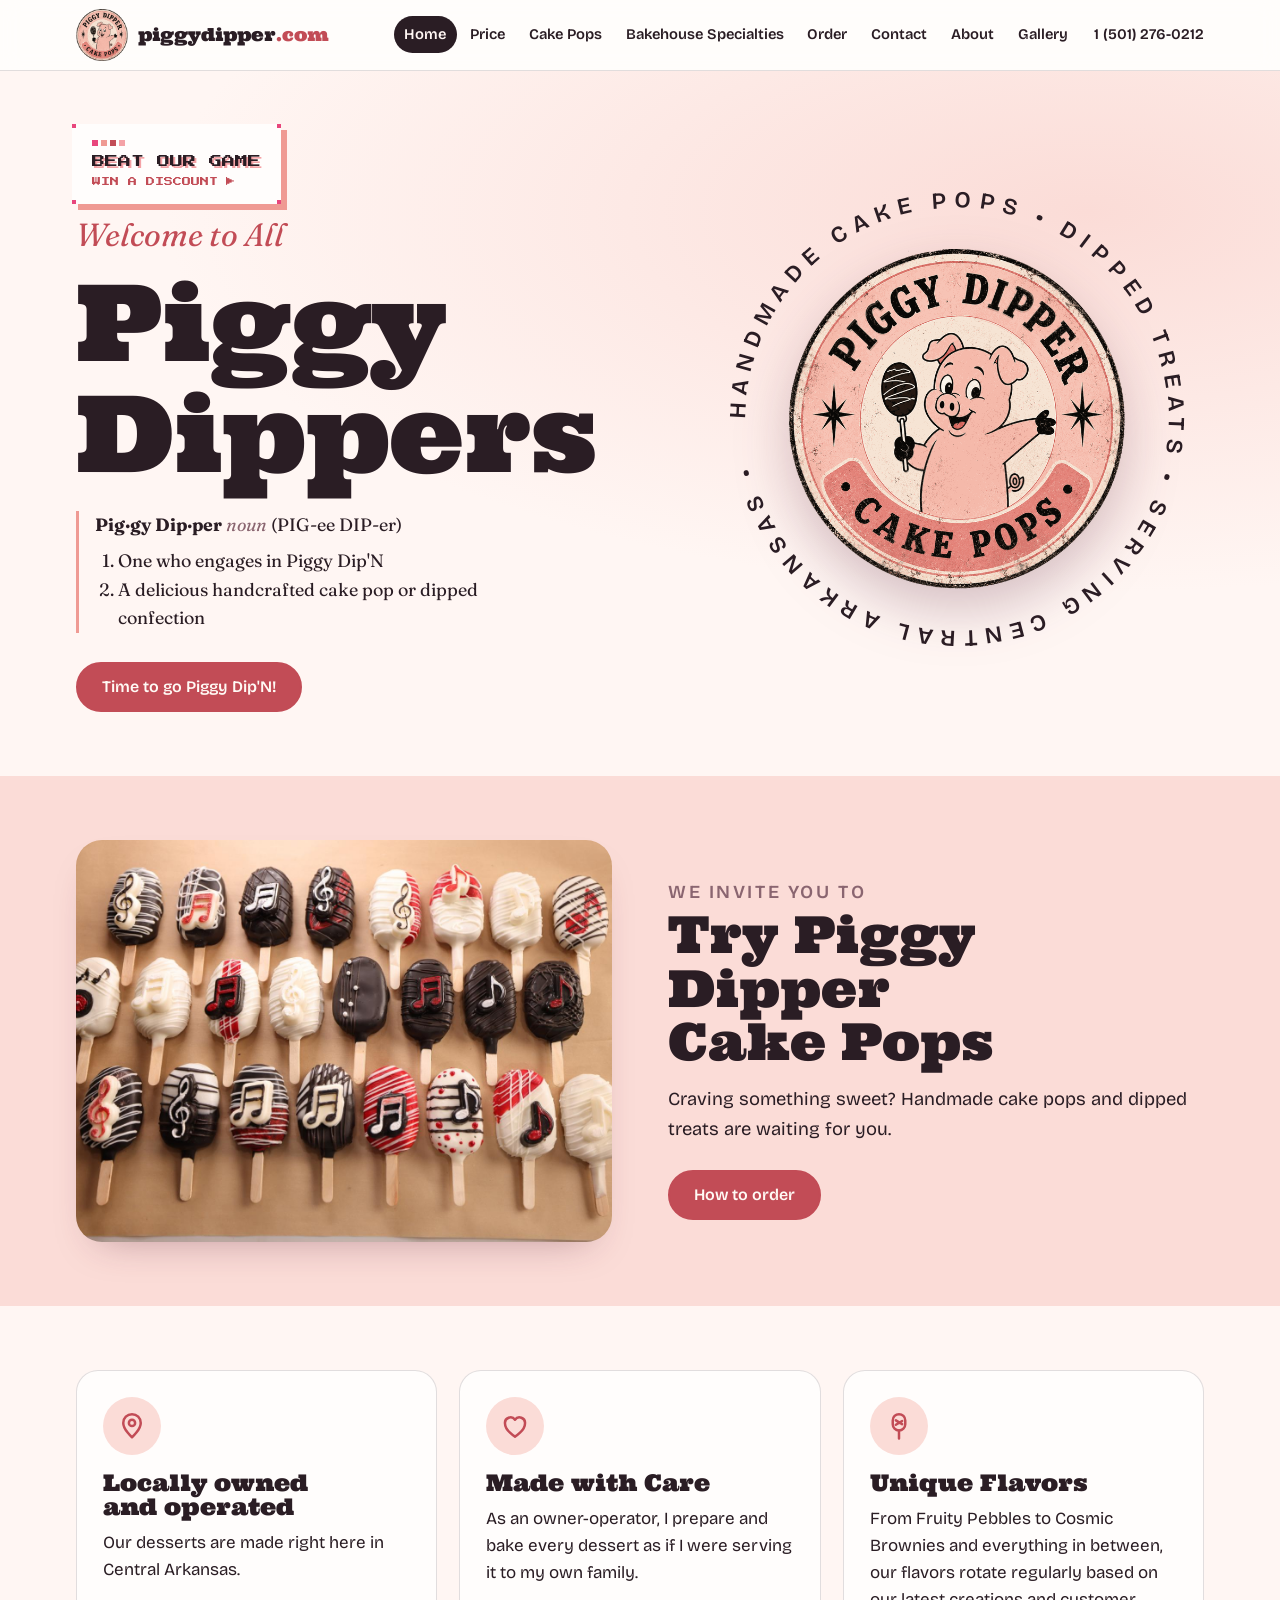
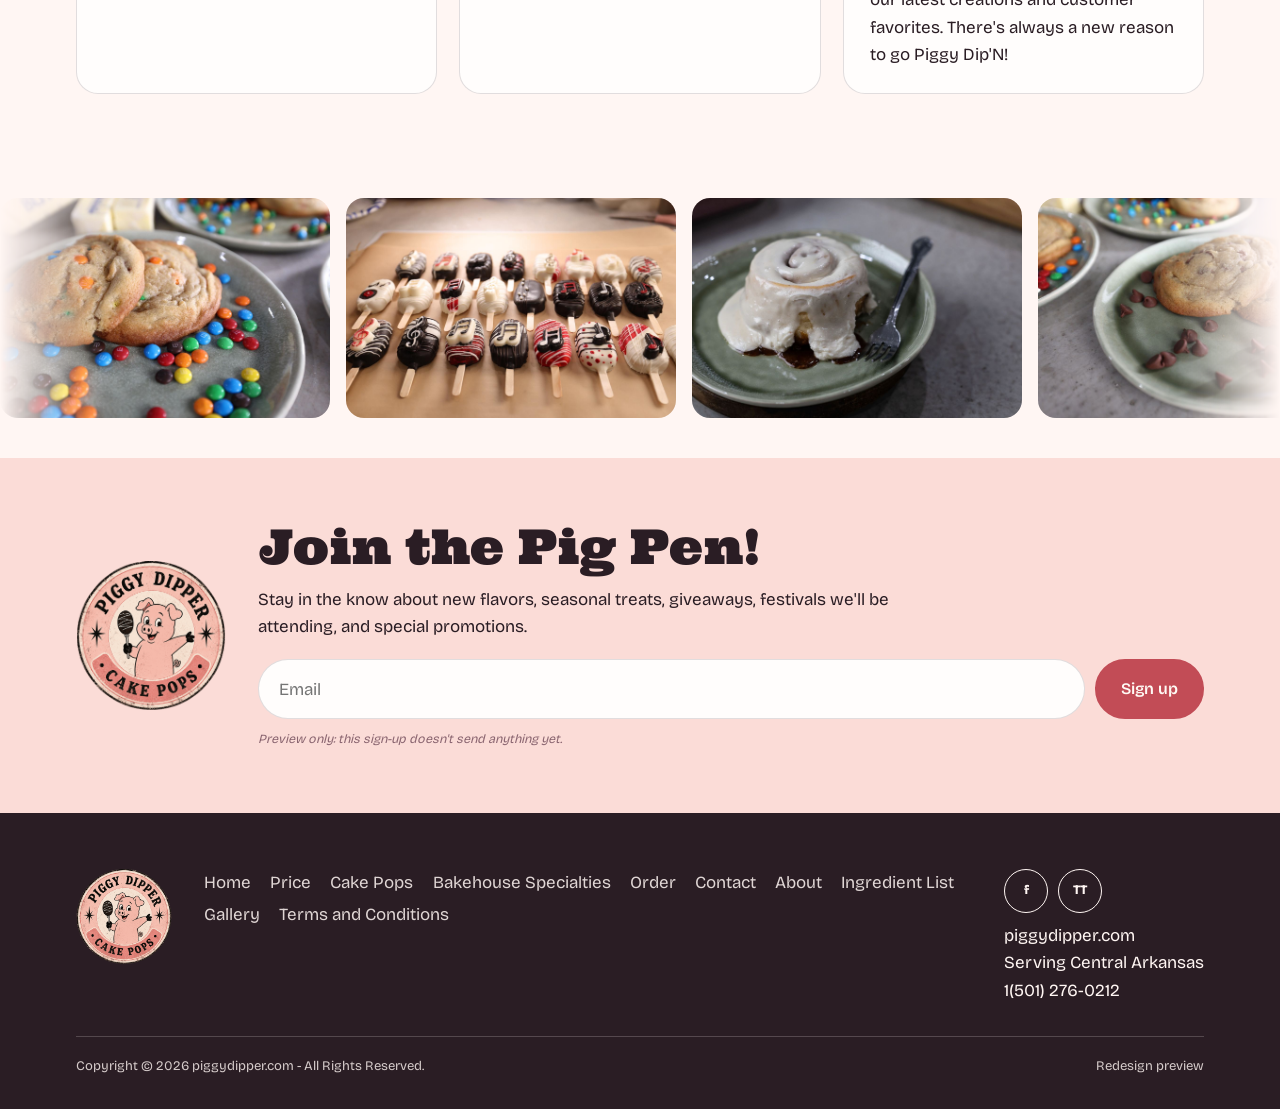
<file: piggydipper/index.html>
<!doctype html>
<html lang="en">
<head>
<meta charset="utf-8">
<meta name="viewport" content="width=device-width, initial-scale=1, viewport-fit=cover">
<meta name="robots" content="noindex, nofollow">
<link rel="icon" href="img/favicon.png" type="image/png">
<link rel="apple-touch-icon" href="img/logo.png">
<title>Piggy Dipper</title>
<meta name="claude:viewport-fit-sides" content="cover">
<link rel="preconnect" href="https://fonts.googleapis.com">
<link rel="preconnect" href="https://fonts.gstatic.com" crossorigin>
<link rel="stylesheet" href="https://fonts.googleapis.com/css2?family=Bricolage+Grotesque:opsz,wght@12..96,400;12..96,600;12..96,800&family=Caveat:wght@500;700&family=Fraunces:ital,opsz,wght@0,9..144,500;1,9..144,400;1,9..144,600&family=Ultra&family=Anton&family=Chewy&family=Tilt+Neon&family=IM+Fell+English:ital@0;1&family=IM+Fell+English+SC&family=Lobster&family=Bebas+Neue&family=Shrikhand&family=Press+Start+2P&display=swap">
<script>(function(){var r=document.documentElement,q=window.matchMedia?matchMedia('(prefers-color-scheme: dark)'):null;
function pick(){return q&&q.matches?'night':'day'}
function apply(m){if(!r.hasAttribute('data-lockv'))r.dataset.v=m==='night'?'4':'0';r.dataset.mode=m;r.dataset.theme='light'}
try{localStorage.removeItem('pd-mode')}catch(e){}
window.__pdMode={pick:pick,apply:apply,q:q};apply(pick())})();
</script>
<style>
[hidden]{display:none!important}
html,body{margin:0}

/* Layout: one site, hash-routed pages; three swappable home pages share the same header, footer and inner pages. */
:root{
  --cream:#fff6f3; --paper:#fffdfc; --blush:#fbdcd7; --rose:#ef9a93; --rose-deep:#c24c56;
  --cocoa:#2a1d24; --cocoa-2:#6b4a58; --stick:#fbf3ee;
  --bg:var(--cream); --fg:var(--cocoa); --muted:#8a6570; --surface:var(--paper);
  --band:var(--blush); --line:rgba(42,29,36,.14); --accent:var(--rose-deep); --accent-fg:#fffaf5;
  --shadow:0 18px 40px -22px rgba(90,30,55,.4);
  --f-display:"Ultra","Rockwell Extra Bold","Rockwell",Georgia,serif;
  --f-dict:"Fraunces",Georgia,"Times New Roman",serif;
  --f-body:"Bricolage Grotesque",ui-sans-serif,system-ui,-apple-system,"Segoe UI",sans-serif;
  --f-hand:"Caveat","Segoe Print","Bradley Hand",cursive;
  --gutter-l:max(16px,env(safe-area-inset-left,0px)); --gutter-r:max(16px,env(safe-area-inset-right,0px));
  /* Design 2 (ink) and 3 (gingham) commit to one look in both themes */
  --d2-bg:#1f1620; --d2-bg2:#2d1f2d; --d2-fg:#fdeef0; --d2-pink:#f5a8a8; --d2-muted:#d7b3be;
  --d3-kraft:#fff4f1; --d3-kraft-dk:#f2b3b0; --d3-ink:#2a1d24; --d3-paper:#fffdf8;
}
@media (prefers-color-scheme:dark){:root:not([data-theme="light"]){
  --bg:#19141a; --fg:#fbeef0; --muted:#cfaab6; --surface:#241d25; --band:#3a2431;
  --line:rgba(251,238,240,.14); --accent:#f4a2a6; --accent-fg:#1f1620; --shadow:0 18px 40px -22px rgba(0,0,0,.7); color-scheme:dark}}
:root[data-theme="dark"]{
  --bg:#19141a; --fg:#fbeef0; --muted:#cfaab6; --surface:#241d25; --band:#3a2431;
  --line:rgba(251,238,240,.14); --accent:#f4a2a6; --accent-fg:#1f1620; --shadow:0 18px 40px -22px rgba(0,0,0,.7); color-scheme:dark}

*,*::before,*::after{box-sizing:border-box}
html{scroll-behavior:smooth}
body{background:var(--bg);color:var(--fg);font-family:var(--f-body);font-size:17px;line-height:1.6;overflow-x:hidden}
body::before{content:"";position:fixed;inset:0 0 auto;height:env(safe-area-inset-top,0px);z-index:60;background:var(--surface)}
img{max-width:100%;display:block}
a{color:inherit}
h1,h2,h3{font-family:var(--f-display);font-weight:400;line-height:1.05;text-wrap:balance;margin:0}
p{margin:0}
.wrap{max-width:1160px;margin-inline:auto;padding-left:var(--gutter-l);padding-right:var(--gutter-r)}
.narrow{max-width:760px}
.eyebrow{font-size:.78rem;letter-spacing:.14em;text-transform:uppercase;font-weight:600;color:var(--muted)}
.btn{display:inline-flex;align-items:center;gap:.5em;font:600 1rem/1 var(--f-body);text-decoration:none;padding:.95em 1.5em;border-radius:999px;background:var(--accent);color:var(--accent-fg);border:2px solid var(--accent);cursor:pointer;transition:transform .2s,box-shadow .2s}
.btn:hover{transform:translateY(-2px);box-shadow:var(--shadow)}
.btn.ghost{background:transparent;color:var(--fg);border-color:currentColor}
.btn:focus-visible,a:focus-visible,button:focus-visible,summary:focus-visible,input:focus-visible,textarea:focus-visible{outline:3px solid var(--rose);outline-offset:3px}
.fine{font-size:.78rem;color:var(--muted);font-style:italic}
.dict{font-family:var(--f-dict)}
.dict .pos{font-style:italic;color:var(--muted)}
.dict ol{margin:.4em 0 0;padding-left:1.3em}

/* reveal: visible at rest, animates where scroll timelines exist */
@keyframes rv{from{opacity:0;transform:translateY(30px)}to{opacity:1;transform:none}}
@supports (animation-timeline:view()){@media (prefers-reduced-motion:no-preference){
  .rv{animation:rv linear both;animation-timeline:view();animation-range:entry 0% cover 22%}}}

/* preview strip + header */
.preview-strip{background:var(--fg);color:var(--bg);font-size:.8rem;text-align:center;padding-block:.45em}
.preview-strip .wrap{display:flex;justify-content:center;gap:.6em;flex-wrap:wrap}
header.site{position:sticky;top:env(safe-area-inset-top,0px);z-index:50;background:color-mix(in srgb,var(--surface) 92%,transparent);backdrop-filter:blur(10px);border-bottom:1px solid var(--line)}
header.site .wrap{display:flex;align-items:center;gap:1rem;padding-block:.55rem}
.brand{display:flex;align-items:center;gap:.6rem;text-decoration:none}
.brand img{width:52px;height:52px;transition:transform .5s cubic-bezier(.3,1.6,.5,1)}
.brand:hover img{transform:rotate(-14deg) scale(1.06)}
.brand span{font-family:var(--f-display);font-size:1.1rem;line-height:1}
nav.main{margin-left:auto;display:flex;gap:.2rem;flex-wrap:wrap;justify-content:flex-end}
nav.main a{text-decoration:none;font-weight:600;font-size:.92rem;padding:.45em .7em;border-radius:999px;position:relative}
nav.main a:hover{background:var(--band)}
nav.main a[aria-current="page"]{background:var(--fg);color:var(--bg)}
.phone{font-weight:600;font-size:.92rem;white-space:nowrap;text-decoration:none}
.menu-btn{display:none;margin-left:auto;background:none;border:2px solid var(--fg);color:var(--fg);border-radius:999px;font:600 .9rem var(--f-body);padding:.45em .9em;cursor:pointer}
@media (max-width:1020px){
  .menu-btn{display:inline-flex}
  nav.main{position:absolute;left:0;right:0;top:100%;flex-direction:column;align-items:stretch;background:var(--surface);border-bottom:1px solid var(--line);padding:.5rem var(--gutter-r) 1rem var(--gutter-l);gap:.1rem}
  nav.main:not(.open){display:none}
  nav.main a{font-size:1.05rem;padding:.7em .9em}
  header.site .phone{display:none}
}

/* footer */
footer.site{background:var(--fg);color:var(--bg);margin-top:0}
footer.site .wrap{padding-block:3.5rem 2rem;display:grid;grid-template-columns:auto 1fr auto;gap:2rem;align-items:start}
footer.site img{width:96px}
footer.site nav{display:flex;flex-wrap:wrap;gap:.3rem 1.2rem}
footer.site nav a{text-decoration:none;opacity:.85}
footer.site nav a:hover{opacity:1;text-decoration:underline}
.socials{display:flex;gap:.6rem}
.socials a{display:grid;place-items:center;width:44px;height:44px;border-radius:50%;border:1.5px solid currentColor;text-decoration:none;font-weight:800;font-size:.8rem}
.socials a:hover{background:var(--bg);color:var(--fg)}
.foot-meta{grid-column:1/-1;border-top:1px solid color-mix(in srgb,var(--bg) 25%,transparent);padding-top:1.2rem;display:flex;flex-wrap:wrap;justify-content:space-between;gap:.5rem;font-size:.82rem;opacity:.8}
@media (max-width:760px){footer.site .wrap{grid-template-columns:1fr}}

/* design switcher pill */
.switcher{position:fixed;z-index:70;left:50%;transform:translateX(-50%);bottom:calc(14px + env(safe-area-inset-bottom,0px));display:flex;gap:4px;padding:5px;border-radius:999px;background:var(--fg);box-shadow:0 12px 30px -10px rgba(0,0,0,.5);max-width:calc(100vw - 24px)}
.switcher span{color:var(--bg);font-size:.75rem;font-weight:600;align-self:center;padding:0 .6em;white-space:nowrap}
.switcher a{color:var(--bg);text-decoration:none;font-weight:600;font-size:.85rem;padding:.55em .9em;border-radius:999px;white-space:nowrap}
.switcher a[aria-current="true"]{background:var(--bg);color:var(--fg)}
@media (max-width:520px){.switcher span{display:none}.switcher a{font-size:.8rem;padding:.55em .7em}}

/* shared section helpers */
.page{padding-bottom:0;overflow-x:clip}
.page-hero{padding-block:4rem 2.5rem;position:relative}
.page-hero h1{font-size:clamp(2.4rem,6vw,4.6rem)}
.page-hero p.lead{margin-top:1rem;max-width:60ch;font-size:1.12rem;color:var(--muted)}
.band{background:var(--band)}
.section{padding-block:4rem}
.grid{display:grid;gap:1.4rem}
.card{background:var(--surface);border:1px solid var(--line);border-radius:22px;padding:1.6rem;min-width:0}
.notice{border:2px dashed var(--accent);border-radius:22px;padding:1.4rem 1.6rem;display:grid;gap:.8rem}
.notice h3{font-size:1.4rem}
.two-col{display:grid;grid-template-columns:1fr 1fr;gap:3rem;align-items:center}
.two-col > *{min-width:0}
@media (max-width:820px){.two-col{grid-template-columns:1fr;gap:2rem}}
.photo{border-radius:26px;overflow:hidden;box-shadow:var(--shadow)}
.photo img{width:100%;height:100%;object-fit:cover;transition:transform .8s}
.photo:hover img{transform:scale(1.04)}

/* forms (preview stand-ins) */
form.stand-in{display:grid;gap:1rem}
.field{display:grid;gap:.35rem}
.field label,.field legend{font-weight:600;font-size:.92rem}
.field input,.field textarea{font:inherit;font-size:1rem;color:var(--fg);background:var(--bg);border:1.5px solid var(--line);border-radius:14px;padding:.8em 1em;width:100%}
.field textarea{min-height:110px;resize:vertical}
fieldset.field{border:0;padding:0;margin:0}
.checks{display:flex;flex-wrap:wrap;gap:.5rem}
.checks label{display:inline-flex;align-items:center;gap:.4em;border:1.5px solid var(--line);border-radius:999px;padding:.5em .9em;font-weight:500;cursor:pointer}
.checks input{accent-color:var(--accent)}
.checks label:has(input:checked){background:var(--band);border-color:var(--accent)}
.toast{font-weight:600;color:var(--accent)}

/* ===================== HOME 1: Classic, refreshed ===================== */
.h1-hero{position:relative;overflow:hidden;background:radial-gradient(120% 90% at 85% 20%,var(--band),transparent 60%)}
.h1-hero .wrap{display:grid;grid-template-columns:1.1fr .9fr;gap:2rem;align-items:center;padding-block:3.5rem 4rem}
.h1-hero .wrap > *{min-width:0}
.h1-hero h2{font-family:var(--f-dict);font-style:italic;font-weight:400;font-size:clamp(1.4rem,3vw,2rem);color:var(--accent)}
.h1-hero h1{font-size:clamp(3.2rem,9vw,6.6rem);margin-top:.15em;letter-spacing:-.01em}
.h1-hero .dict{margin-top:1.4rem;font-size:1.12rem;max-width:34ch;padding-left:1rem;border-left:3px solid var(--rose)}
.h1-hero .btn{margin-top:1.8rem}
.badge-wrap{position:relative;aspect-ratio:1;max-width:460px;width:100%;justify-self:center}
.badge-wrap svg.ring{position:absolute;inset:0;width:100%;height:100%;animation:spin 28s linear infinite}
.badge-wrap svg.ring text{font:600 15px var(--f-body);letter-spacing:.32em;fill:var(--fg)}
.badge-wrap img{position:absolute;inset:13%;width:74%;height:74%;filter:drop-shadow(0 22px 26px rgba(90,30,55,.25));animation:badge-in 1.2s cubic-bezier(.2,1.4,.4,1) both,float 6s ease-in-out 1.2s infinite}
@keyframes spin{to{transform:rotate(360deg)}}
@keyframes badge-in{from{transform:rotate(-200deg) scale(.3);opacity:0}to{transform:none;opacity:1}}
@keyframes float{50%{transform:translateY(-12px) rotate(2deg)}}
@media (max-width:820px){.h1-hero .wrap{grid-template-columns:1fr}.badge-wrap{max-width:320px;order:-1}}
.h1-invite .two-col{gap:3.5rem}
.h1-invite .photo{aspect-ratio:4/3}
.h1-invite h2{font-size:clamp(2rem,4.5vw,3.2rem)}
.h1-invite p{margin-top:1rem;font-size:1.15rem}
.h1-invite .btn{margin-top:1.6rem}
.h1-feats{grid-template-columns:repeat(3,1fr)}
@media (max-width:820px){.h1-feats{grid-template-columns:1fr}}
.feat{transition:transform .3s,box-shadow .3s}
.feat:hover{transform:translateY(-6px) rotate(-.6deg);box-shadow:var(--shadow)}
.feat .ico{width:58px;height:58px;border-radius:50%;background:var(--band);display:grid;place-items:center;margin-bottom:1rem}
.feat .ico svg{width:30px;height:30px;stroke:var(--accent);fill:none;stroke-width:2;stroke-linecap:round;stroke-linejoin:round}
.feat h3{font-size:1.45rem;margin-bottom:.6rem}
.strip{overflow:hidden;padding-block:2.5rem;mask-image:linear-gradient(90deg,transparent,#000 8%,#000 92%,transparent)}
.strip-track{display:flex;gap:1rem;width:max-content;animation:marquee 60s linear infinite}
.strip:hover .strip-track{animation-play-state:paused}
.strip-track img{height:220px;width:auto;aspect-ratio:3/2;object-fit:cover;border-radius:18px}
@keyframes marquee{to{transform:translateX(-50%)}}
.pigpen{display:grid;grid-template-columns:auto 1fr;gap:2rem;align-items:center}
.pigpen img{width:150px;animation:float 6s ease-in-out infinite}
.pigpen h2{font-size:clamp(2rem,4.5vw,3rem)}
.pigpen form{display:flex;gap:.6rem;flex-wrap:wrap;margin-top:1.2rem}
.pigpen input{flex:1 1 240px;font:inherit;padding:.9em 1.2em;border-radius:999px;border:1.5px solid var(--line);background:var(--surface);color:var(--fg)}
@media (max-width:640px){.pigpen{grid-template-columns:1fr}.pigpen img{width:110px}}

/* ===================== HOME 2: The Dip ===================== */
[data-page="home-2"]{background:var(--d2-bg);color:var(--d2-fg)}
.d2-hero{position:relative;overflow:hidden;padding-top:0}
.d2-drip{display:block;width:100%;height:120px;color:var(--d2-pink)}
.d2-drip .drop{animation:drop 3.6s cubic-bezier(.5,0,.6,1) infinite;transform-box:fill-box;transform-origin:top}
@keyframes drop{0%,15%{transform:scaleY(.35)}60%{transform:scaleY(1)}100%{transform:scaleY(.35)}}
.d2-hero .wrap{display:grid;grid-template-columns:1.15fr .85fr;gap:2rem;align-items:center;padding-block:1rem 3rem}
.d2-hero .wrap > *{min-width:0}
.d2-word{font-size:clamp(3.4rem,11vw,8.4rem);color:var(--d2-pink);letter-spacing:-.02em;line-height:.92}
.d2-word span{display:inline-block;animation:bob 2.8s ease-in-out infinite;animation-delay:calc(var(--i)*.09s)}
@keyframes bob{50%{transform:translateY(-.06em)}}
.d2-hero .dict{margin-top:1.4rem;font-size:1.2rem;color:var(--d2-fg)}
.d2-hero .dict .pos{color:var(--d2-muted)}
.d2-hero .btn{margin-top:2rem;background:var(--d2-pink);border-color:var(--d2-pink);color:var(--d2-bg)}
.d2-hint{margin-top:1rem;font-size:.85rem;color:var(--d2-muted)}
.pop-stage{position:relative;margin-inline:auto;width:min(100%,210px)}
.pop-stage svg{width:100%;height:auto;overflow:visible;filter:drop-shadow(0 30px 30px rgba(0,0,0,.45))}
.flavor-name{font-family:var(--f-display);font-size:1.6rem;text-align:center;margin-top:.4rem;color:var(--d2-pink)}
.flavor-desc{text-align:center;font-size:.98rem;color:var(--d2-muted);min-height:4.8em;margin-top:.4rem}
.chips{display:flex;flex-wrap:wrap;gap:.45rem;justify-content:center;margin-top:1rem}
.chips button{font:600 .85rem var(--f-body);border-radius:999px;padding:.55em 1em;cursor:pointer;background:transparent;color:var(--d2-fg);border:1.5px solid rgba(251,233,223,.35);transition:background .2s,color .2s,transform .2s}
.chips button:hover{transform:translateY(-2px)}
.chips button[aria-pressed="true"]{background:var(--d2-pink);color:var(--d2-bg);border-color:var(--d2-pink)}
@media (max-width:860px){.d2-hero .wrap{grid-template-columns:1fr}.pop-stage{width:min(100%,180px)}}
.d2-marquee{background:var(--d2-pink);color:var(--d2-bg);overflow:hidden;padding-block:.9rem;transform:rotate(-1.6deg);margin-block:1.5rem;width:104%;margin-left:-2%}
.d2-marquee div{display:flex;width:max-content;animation:marquee 26s linear infinite;font-family:var(--f-display);font-size:1.5rem;white-space:nowrap;gap:2rem}
.d2-invite{padding-block:4.5rem}
.d2-invite .mosaic{display:grid;grid-template-columns:1.3fr 1fr;grid-template-rows:1fr 1fr;gap:12px;aspect-ratio:5/4}
.d2-invite .mosaic .photo{box-shadow:none;border-radius:18px}
.d2-invite .mosaic .photo:first-child{grid-row:span 2}
.d2-invite h2{font-size:clamp(2.2rem,5vw,3.6rem);color:var(--d2-fg)}
.d2-invite h2 em{font-style:normal;color:var(--d2-pink)}
.d2-invite p{margin-top:1.2rem;font-size:1.2rem;color:var(--d2-muted)}
.d2-invite .btn{margin-top:1.8rem;background:transparent;color:var(--d2-pink);border-color:var(--d2-pink)}
.d2-feats{display:grid;grid-template-columns:repeat(3,1fr);border-top:1px solid rgba(251,233,223,.18)}
.d2-feats > div{padding:2.2rem 1.6rem 2.6rem;border-right:1px solid rgba(251,233,223,.18);min-width:0;transition:background .3s}
.d2-feats > div:last-child{border-right:0}
.d2-feats > div:hover{background:var(--d2-bg2)}
.d2-feats h3{color:var(--d2-pink);font-size:1.5rem;margin-bottom:.8rem}
.d2-feats p{color:var(--d2-muted)}
@media (max-width:820px){.d2-feats{grid-template-columns:1fr}.d2-feats > div{border-right:0;border-bottom:1px solid rgba(251,233,223,.18)}}
.d2-price{padding-block:5rem;text-align:center}
.d2-price .big{font-family:var(--f-display);font-size:clamp(4rem,14vw,10rem);line-height:.9;color:var(--d2-pink)}
.d2-price .or{font-family:var(--f-dict);font-style:italic;font-size:1.6rem;margin-block:.6rem}
.d2-price .big2{font-family:var(--f-display);font-size:clamp(2.2rem,7vw,4.8rem);line-height:1}
.d2-price p.sub{color:var(--d2-muted);margin-top:1rem}
.d2-pigpen{background:var(--d2-bg2);padding-block:4rem}
.d2-pigpen h2{color:var(--d2-pink);font-size:clamp(2rem,4.5vw,3rem)}
.d2-pigpen p{color:var(--d2-muted);margin-top:.8rem;max-width:60ch}
.d2-pigpen form{display:flex;gap:.6rem;flex-wrap:wrap;margin-top:1.4rem}
.d2-pigpen input{flex:1 1 240px;font:inherit;padding:.9em 1.2em;border-radius:999px;border:1.5px solid rgba(251,233,223,.3);background:transparent;color:var(--d2-fg)}
.d2-pigpen .btn{background:var(--d2-pink);border-color:var(--d2-pink);color:var(--d2-bg)}
.d2-pigpen .fine{color:var(--d2-muted)}
.sprinkle{position:fixed;width:12px;height:4px;border-radius:3px;pointer-events:none;z-index:80}

/* ===================== HOME 3: Gingham Table ===================== */
[data-page="home-3"]{color:var(--d3-ink);background-color:var(--d3-kraft);
  background-image:linear-gradient(90deg,rgba(239,140,140,.22) 50%,transparent 0),linear-gradient(rgba(239,140,140,.22) 50%,transparent 0);background-size:56px 56px}
.d3-table{position:relative;height:clamp(560px,76vw,700px);max-width:1240px;margin-inline:auto;overflow:hidden}
.d3-logo{position:absolute;left:50%;top:50%;width:clamp(210px,34vw,330px);translate:-50% -50%;z-index:20;filter:drop-shadow(0 10px 0 rgba(90,30,55,.18)) drop-shadow(0 26px 30px rgba(90,30,55,.35));animation:stamp 1s cubic-bezier(.2,1.6,.4,1) .2s both;pointer-events:none}
@keyframes stamp{0%{transform:scale(2.4) rotate(-22deg);opacity:0}55%{opacity:1}100%{transform:scale(1) rotate(-6deg)}}
.print{position:absolute;width:clamp(150px,22vw,250px);background:var(--d3-paper);padding:10px 10px 38px;box-shadow:0 2px 0 rgba(0,0,0,.06),0 18px 24px -12px rgba(90,30,55,.5);cursor:grab;touch-action:none;user-select:none;transition:box-shadow .2s;animation:deal .8s cubic-bezier(.2,1.2,.4,1) both;animation-delay:calc(.5s + var(--i)*.12s)}
.print:active{cursor:grabbing;box-shadow:0 30px 40px -14px rgba(90,30,55,.6)}
.print img{width:100%;aspect-ratio:1;object-fit:cover;pointer-events:none}
.print figcaption{position:absolute;left:0;right:0;bottom:6px;text-align:center;font:700 1.15rem/1 var(--f-hand);color:var(--d3-ink)}
@keyframes deal{from{opacity:0;translate:0 -60px}}
.d3-hint{position:absolute;right:max(16px,env(safe-area-inset-right,0px));bottom:14px;font:700 1.25rem var(--f-hand);z-index:25;opacity:.8}
.d3-head{text-align:center;padding-block:2rem 1rem}
.d3-head .w{font:700 clamp(1.6rem,4vw,2.4rem) var(--f-hand)}
.d3-head h1{font-size:clamp(3rem,10vw,7rem);color:var(--d3-ink);text-shadow:3px 3px 0 var(--d3-kraft-dk)}
.d3-head .dict{margin:1.2rem auto 0;max-width:34ch;font-size:1.15rem;text-align:left}
.d3-head .btn{margin-top:1.6rem;background:var(--d3-ink);border-color:var(--d3-ink);color:var(--d3-paper)}
.d3-story{padding-block:4rem}
.shout{font-family:var(--f-display);font-size:clamp(2.6rem,9vw,6.4rem);line-height:1;text-align:center;color:var(--rose-deep);cursor:default;user-select:none}
.shout span{display:inline-block;transition:transform .25s cubic-bezier(.3,1.8,.5,1)}
.shout span:hover{transform:translateY(-.25em) rotate(-8deg)}
.d3-story .note{max-width:620px;margin:1.6rem auto 0;background:var(--d3-paper);padding:1.8rem 2rem;rotate:-1deg;box-shadow:0 16px 26px -16px rgba(90,30,55,.55);position:relative}
.d3-story .note::before{content:"";position:absolute;top:-14px;left:50%;width:120px;height:28px;translate:-50% 0;background:rgba(255,255,255,.55);rotate:2deg;box-shadow:0 1px 2px rgba(0,0,0,.08)}
.d3-story .note p + p{margin-top:.9rem}
.d3-story .note a{font-weight:700}
.ticket-row{display:flex;justify-content:center;gap:1.6rem;flex-wrap:wrap;padding-block:3rem}
.ticket{background:var(--d3-paper);min-width:0;width:min(100%,330px);padding:1.6rem 1.8rem;position:relative;rotate:var(--r);transition:rotate .3s,transform .3s;
  -webkit-mask:radial-gradient(circle 12px at 0 50%,#0000 98%,#000) left/51% 100% no-repeat,radial-gradient(circle 12px at 100% 50%,#0000 98%,#000) right/51% 100% no-repeat;
  mask:radial-gradient(circle 12px at 0 50%,#0000 98%,#000) left/51% 100% no-repeat,radial-gradient(circle 12px at 100% 50%,#0000 98%,#000) right/51% 100% no-repeat}
.ticket:hover{rotate:0deg;transform:translateY(-6px)}
.ticket .t-top{font:700 1.3rem var(--f-hand);color:var(--rose-deep)}
.ticket .t-price{font-family:var(--f-display);font-size:3.6rem;line-height:1}
.ticket ul{list-style:none;padding:0;margin:.8rem 0 0;border-top:2px dashed rgba(42,29,36,.3);padding-top:.8rem}
.ticket li{display:flex;justify-content:space-between;gap:1rem}
.ticket .fine{color:#8a6570;margin-top:.6rem}
.notes{display:grid;grid-template-columns:repeat(3,1fr);gap:2rem;padding-block:2rem 4rem}
.notes > div{background:#fff8ee;padding:1.6rem 1.5rem 1.9rem;rotate:var(--r);box-shadow:0 14px 22px -14px rgba(90,30,55,.6);min-width:0;transition:rotate .3s}
.notes > div:nth-child(2){background:#fbe0dc}
.notes > div:nth-child(3){background:#e6f3ec}
.notes > div:hover{rotate:0deg}
.notes h3{font-size:1.35rem;margin-bottom:.6rem}
@media (max-width:820px){.notes{grid-template-columns:1fr}}
.postcard{background:var(--d3-paper);max-width:860px;margin:0 auto;display:grid;grid-template-columns:1fr auto;gap:2rem;padding:2.2rem;box-shadow:0 22px 34px -20px rgba(90,30,55,.6);position:relative}
.postcard::after{content:"";position:absolute;top:1.4rem;right:1.4rem;width:86px;height:100px;border:3px dashed rgba(185,82,75,.5)}
.postcard h2{font-size:clamp(1.9rem,4vw,2.8rem)}
.postcard form{display:flex;gap:.6rem;flex-wrap:wrap;margin-top:1.2rem}
.postcard input{flex:1 1 220px;font:inherit;padding:.85em 0;border:0;border-bottom:2px solid var(--d3-ink);background:transparent;color:var(--d3-ink)}
.postcard .btn{background:var(--rose-deep);border-color:var(--rose-deep);color:#fff}
.postcard .fine{color:#8a6570}
.postcard .stamp-img{width:110px;align-self:start;rotate:8deg;position:relative;z-index:1}
@media (max-width:640px){.postcard{grid-template-columns:1fr}.postcard::after,.postcard .stamp-img{display:none}}

/* ===================== INNER PAGES ===================== */
.dict-hero{font-family:var(--f-dict);font-size:1.15rem;max-width:44ch}
.price-cards{grid-template-columns:1fr 1fr}
@media (max-width:760px){.price-cards{grid-template-columns:1fr}}
.price-card{padding:2rem;position:relative;overflow:hidden}
.price-card h2{font-size:clamp(2.2rem,5vw,3.2rem)}
.price-card ul{list-style:none;padding:0;margin:1.2rem 0 0}
.price-card li{display:flex;justify-content:space-between;gap:1rem;padding:.55rem 0;border-bottom:1px dotted var(--line);font-variant-numeric:tabular-nums}
.price-card .fine{margin-top:.8rem}
.price-card.hot{background:var(--fg);color:var(--bg);border-color:var(--fg)}
.price-card.hot .fine{color:color-mix(in srgb,var(--bg) 70%,transparent)}
.price-card.hot .btn{background:var(--rose);border-color:var(--rose);color:var(--cocoa);margin-top:1.4rem}
.tiles{grid-template-columns:repeat(3,1fr)}
@media (max-width:760px){.tiles{grid-template-columns:1fr}}
.tile{position:relative;aspect-ratio:4/5;border-radius:24px;overflow:hidden;text-decoration:none;color:#fff;box-shadow:var(--shadow)}
.tile img{position:absolute;inset:0;width:100%;height:100%;object-fit:cover;transition:transform .8s}
.tile:hover img{transform:scale(1.07)}
.tile span{position:absolute;left:1.2rem;bottom:1.1rem;font-family:var(--f-display);font-size:1.8rem;text-shadow:0 2px 14px rgba(0,0,0,.5);text-transform:capitalize}
.tile::after{content:"";position:absolute;inset:0;background:linear-gradient(transparent 50%,rgba(35,10,25,.55))}
.tile span{z-index:1}
.treats{grid-template-columns:repeat(3,1fr)}
@media (max-width:900px){.treats{grid-template-columns:1fr 1fr}}
@media (max-width:560px){.treats{grid-template-columns:1fr}}
.treat{transition:transform .3s,box-shadow .3s}
.treat:hover{transform:translateY(-5px);box-shadow:var(--shadow)}
.treat h3{font-size:1.25rem;margin-bottom:.5rem}
.treat .dot{width:40px;height:10px;border-radius:6px;background:var(--rose);margin-bottom:1rem}
.flavors{grid-template-columns:repeat(4,1fr)}
@media (max-width:1000px){.flavors{grid-template-columns:1fr 1fr}}
@media (max-width:540px){.flavors{grid-template-columns:1fr}}
.flavor{display:grid;gap:.8rem;align-content:start;transition:transform .35s,box-shadow .35s}
.flavor:hover{transform:translateY(-6px) rotate(-1deg);box-shadow:var(--shadow)}
.flavor svg{width:70px;height:120px;transition:transform .5s cubic-bezier(.3,1.6,.5,1)}
.flavor:hover svg{transform:rotate(-12deg) translateY(-4px)}
.flavor h3{font-size:1.35rem}
.bake{padding-block:4rem}
.bake .photo{aspect-ratio:4/3}
.bake h2{font-size:clamp(2rem,4.5vw,3rem);margin-bottom:1rem}
.bake p + p{margin-top:1rem}
blockquote.jana{margin:1.4rem 0 0;font:600 1.7rem/1.25 var(--f-hand);color:var(--accent)}
blockquote.jana cite{display:block;font:500 1rem var(--f-body);color:var(--muted);margin-top:.4rem;font-style:normal}
.info-cards{grid-template-columns:repeat(3,1fr)}
@media (max-width:900px){.info-cards{grid-template-columns:1fr}}
.info-cards h3{font-size:1.3rem;margin-bottom:.6rem}
.pay{display:flex;flex-wrap:wrap;gap:.4rem;margin-top:.4rem}
.pay span{background:var(--band);border-radius:999px;padding:.3em .8em;font-size:.88rem;font-weight:600}
.order-grid{display:grid;grid-template-columns:1.3fr .7fr;gap:2rem;align-items:start}
.order-grid > *{min-width:0}
@media (max-width:860px){.order-grid{grid-template-columns:1fr}}
.side-info{display:grid;gap:1rem}
.side-info .card p{font-weight:600}
.big-phone{font-family:var(--f-display);font-size:clamp(1.8rem,5vw,2.6rem);text-decoration:none;display:inline-block;margin-top:.6rem}
.about-sec{padding-block:4rem}
.about-sec .photo{aspect-ratio:4/5}
.about-sec h2{font-size:clamp(2rem,4.5vw,3rem);margin-bottom:1.1rem}
.about-sec p + p{margin-top:1rem}
.about-sec .photo.wide{aspect-ratio:3/2}
.about-sec .photo.tall{aspect-ratio:2/3}
@media (max-width:820px){.about-sec .photo.tall{aspect-ratio:4/5}}
.about-sec .two-col.flip > .photo{order:2}
@media (max-width:820px){.about-sec .two-col.flip > .photo{order:0}.about-sec .photo{aspect-ratio:4/3}}
.filters{display:flex;flex-wrap:wrap;gap:.5rem;margin-bottom:1.6rem}
.filters button{font:600 .9rem var(--f-body);padding:.55em 1.1em;border-radius:999px;border:1.5px solid var(--line);background:var(--surface);color:var(--fg);cursor:pointer}
.filters button[aria-pressed="true"]{background:var(--fg);color:var(--bg);border-color:var(--fg)}
.masonry{display:flex;gap:14px;align-items:flex-start}.masonry .mcol{flex:1;min-width:0}
.masonry button{display:block;width:100%;margin:0 0 14px;padding:0;border:0;background:none;border-radius:18px;overflow:hidden;cursor:zoom-in;break-inside:avoid;position:relative}
.masonry img{width:100%;height:auto;transition:transform .6s,filter .4s}
.masonry button:hover img{transform:scale(1.05)}
.masonry button span{position:absolute;left:0;right:0;bottom:0;padding:1.6rem .9rem .7rem;text-align:left;color:#fff;font-weight:600;font-size:.9rem;background:linear-gradient(transparent,rgba(35,10,25,.7));opacity:0;transition:opacity .3s}
.masonry button:hover span,.masonry button:focus-visible span{opacity:1}
.lightbox{position:fixed;inset:0;z-index:90;background:rgba(22,14,20,.94);display:grid;place-items:center;padding:calc(20px + env(safe-area-inset-top,0px)) max(16px,env(safe-area-inset-right,0px)) calc(20px + env(safe-area-inset-bottom,0px)) max(16px,env(safe-area-inset-left,0px))}
.lightbox figure{margin:0;max-width:min(1100px,100%);display:grid;gap:.8rem;justify-items:center}
.lightbox img{max-height:78vh;width:auto;border-radius:12px}
.lightbox figcaption{color:#fbeef0;text-align:center}
.lightbox button{position:absolute;background:rgba(255,255,255,.12);color:#fff;border:0;width:52px;height:52px;border-radius:50%;font-size:1.5rem;cursor:pointer}
.lightbox .lb-close{top:calc(16px + env(safe-area-inset-top,0px));right:max(16px,env(safe-area-inset-right,0px))}
.lightbox .lb-prev{left:max(12px,env(safe-area-inset-left,0px));top:50%}
.lightbox .lb-next{right:max(12px,env(safe-area-inset-right,0px));top:50%}
details.acc{border-bottom:1px solid var(--line)}
details.acc summary{list-style:none;cursor:pointer;display:flex;justify-content:space-between;align-items:center;gap:1rem;padding:1.05rem .2rem;font-weight:600;font-size:1.05rem}
details.acc summary::-webkit-details-marker{display:none}
details.acc summary::after{content:"+";font-family:var(--f-display);font-size:1.4rem;transition:transform .3s;color:var(--accent);flex:none}
details.acc[open] summary::after{transform:rotate(45deg)}
details.acc .acc-body{padding:0 .2rem 1.2rem;color:var(--muted)}
.acc-group{margin-top:2.6rem}
.acc-group h2{font-size:clamp(1.7rem,4vw,2.4rem)}
.acc-group > p{margin-top:.6rem;color:var(--muted)}
.store-list{columns:2 260px;column-gap:2rem;margin-top:1rem;padding-left:1.1em}
.store-list li{break-inside:avoid;margin-bottom:.35rem}
.search{width:100%;font:inherit;padding:.85em 1.2em;border-radius:999px;border:1.5px solid var(--line);background:var(--surface);color:var(--fg);margin-top:1.4rem}
.terms p + p{margin-top:.8rem}
.terms ul{margin:.6rem 0}

/* ===================== HOME 4: Bakery Case (sage plates, pink awning) ===================== */
[data-page="home-4"]{--sg:#e3ece4;--sg-2:#c9d9cc;--sg-deep:#3e5b4b;--pk:#f4b6b9;--pk-deep:#c24c56;--ink:#2a1d24;--cr:#fffaf6;background:var(--cr);color:var(--ink)}
[data-page="home-4"] .btn{background:var(--sg-deep);border-color:var(--sg-deep);color:#fff}
[data-page="home-4"] .btn.ghost{background:transparent;color:var(--ink);border-color:var(--ink)}
.d4-awning{height:74px;background:repeating-linear-gradient(90deg,var(--pk) 0 60px,#ffffff 60px 120px);position:relative;transform-origin:top;animation:awn 1.4s cubic-bezier(.3,1.5,.5,1) both;border-top:6px solid var(--pk);box-shadow:0 10px 18px -12px rgba(42,29,36,.35)}
.d4-awning::after{content:"";position:absolute;left:0;right:0;top:100%;height:26px;background:radial-gradient(circle at 30px 0,var(--pk) 29px,transparent 30px) 0 0/120px 26px,radial-gradient(circle at 90px 0,#ffffff 29px,transparent 30px) 0 0/120px 26px}
@keyframes awn{from{transform:scaleY(0)}60%{transform:scaleY(1.12)}to{transform:none}}
.d4-hero .wrap{display:grid;grid-template-columns:1fr 1fr;gap:3rem;align-items:center;padding-block:4.5rem 3.5rem}
.d4-hero .wrap>*{min-width:0}
.d4-hero .w{font-family:var(--f-hand);font-size:clamp(1.8rem,4vw,2.6rem);color:var(--pk-deep);line-height:1}
.d4-hero h1{font-family:var(--f-dict);font-weight:600;font-size:clamp(3rem,8vw,5.8rem);letter-spacing:-.02em;line-height:.95;margin-top:.2em}
.d4-hero h1 em{font-style:italic;color:var(--sg-deep)}
.d4-hero p.lead{margin-top:1.2rem;font-size:1.2rem;max-width:36ch}
.d4-hero .acts{display:flex;gap:.8rem;flex-wrap:wrap;margin-top:1.8rem}
.d4-window{position:relative;aspect-ratio:4/5;border-radius:999px 999px 28px 28px;overflow:hidden;border:10px solid #fff;box-shadow:0 30px 60px -30px rgba(62,91,75,.55),0 0 0 1px var(--sg-2)}
.d4-window img{width:100%;height:100%;object-fit:cover;animation:kb 18s ease-in-out infinite alternate}
@keyframes kb{to{transform:scale(1.12) translate(-3%,2%)}}
.d4-window::after{content:"";position:absolute;inset:0;background:linear-gradient(115deg,transparent 35%,rgba(255,255,255,.45) 45%,transparent 55%);transform:translateX(-120%);animation:sheen 5.5s ease-in-out 1s infinite}
@keyframes sheen{40%,100%{transform:translateX(120%)}}
.d4-sticker{position:absolute;right:-6px;bottom:12%;width:120px;height:120px;border-radius:50%;background:var(--pk-deep);color:#fff;display:grid;place-items:center;text-align:center;font:600 .8rem/1.15 var(--f-body);transform:rotate(12deg);box-shadow:0 12px 24px -10px rgba(0,0,0,.4);animation:wob 4s ease-in-out infinite}
.d4-sticker b{display:block;font:400 2.2rem/1 var(--f-display)}
@keyframes wob{50%{transform:rotate(4deg) scale(1.05)}}
.d4-winwrap{position:relative;max-width:420px;justify-self:center;width:100%}
@media (max-width:820px){.d4-hero .wrap{grid-template-columns:1fr;padding-block:3rem}.d4-winwrap{max-width:320px;order:-1}}
.d4-case{background:linear-gradient(var(--sg),var(--sg-2));padding-block:4rem 4.5rem;position:relative}
.d4-case h2{font-family:var(--f-dict);font-weight:600;font-size:clamp(2.2rem,5vw,3.4rem);text-align:center}
.d4-case .sub{text-align:center;margin-top:.6rem;color:var(--sg-deep);font-weight:600}
.d4-glass{margin-top:2.5rem;border-radius:26px;padding:2.2rem 1.6rem 0;background:linear-gradient(160deg,rgba(255,255,255,.75),rgba(255,255,255,.35));border:2px solid rgba(255,255,255,.9);box-shadow:inset 0 1px 0 #fff,0 30px 50px -35px rgba(62,91,75,.6);position:relative;overflow:hidden}
.d4-glass::before{content:"";position:absolute;inset:0;background:linear-gradient(110deg,transparent 30%,rgba(255,255,255,.7) 40%,transparent 50%);transform:translateX(-100%);pointer-events:none}
@supports (animation-timeline:view()){@media (prefers-reduced-motion:no-preference){.d4-glass::before{animation:glass linear both;animation-timeline:view();animation-range:entry 20% cover 60%}}}
@keyframes glass{to{transform:translateX(100%)}}
.d4-shelf{display:grid;grid-template-columns:1.35fr 1fr 1fr;gap:1.4rem;align-items:end}
.d4-shelf::after{content:"";grid-column:1/-1;height:16px;margin:0 -1.6rem;background:linear-gradient(#fff,#d8e4da);box-shadow:0 8px 14px -6px rgba(62,91,75,.45)}
@media (max-width:820px){.d4-shelf{grid-template-columns:1fr}}
.d4-item{position:relative;perspective:900px;cursor:pointer;background:none;border:0;padding:0;text-align:left;color:inherit;font:inherit}
.d4-item .flip{position:relative;transition:transform .7s cubic-bezier(.3,1.3,.5,1);transform-style:preserve-3d}
.d4-item.open .flip{transform:rotateY(180deg)}
.d4-item .flip,.d4-item .front{display:block}
.d4-item .front,.d4-item .back{backface-visibility:hidden;border-radius:22px;overflow:hidden}
.d4-item .front img{width:100%;aspect-ratio:4/3;object-fit:cover;transition:transform .5s}
.d4-item:hover .front img{transform:translateY(-6px) scale(1.03)}
.d4-item.big .front img{aspect-ratio:5/4}
.d4-item .back{position:absolute;inset:0;transform:rotateY(180deg);background:#fff;padding:1.4rem;display:flex;flex-direction:column;gap:.6rem;overflow:auto}
.d4-item .back .h{display:block;font-family:var(--f-dict);font-weight:600;font-size:1.5rem}
.d4-item .back .p{display:block;font-size:.98rem}
.d4-item .name{display:block;font-family:var(--f-dict);font-weight:600;font-size:1.35rem;margin:.7rem 0 1rem}
.d4-item .name small{display:block;font:500 .85rem var(--f-body);color:var(--sg-deep)}
.d4-tag{position:absolute;top:-14px;right:18px;z-index:2;background:#fff;border:1.5px solid var(--ink);border-radius:8px 8px 8px 8px;padding:.35em .7em .3em 1.4em;font:400 1.3rem/1 var(--f-display);transform-origin:50% -10px;animation:swing 3.4s ease-in-out infinite}
.d4-tag::before{content:"";position:absolute;left:.5em;top:50%;width:7px;height:7px;margin-top:-3.5px;border-radius:50%;border:1.5px solid var(--ink)}
.d4-item:nth-child(2) .d4-tag{animation-delay:-1.1s}.d4-item:nth-child(3) .d4-tag{animation-delay:-2.2s}
@keyframes swing{0%,100%{transform:rotate(-5deg)}50%{transform:rotate(6deg)}}
.d4-deal{display:flex;flex-wrap:wrap;gap:.6rem 1.4rem;justify-content:center;align-items:baseline;padding:1.6rem 0 1.8rem;text-align:center}
.d4-deal .big{font:400 clamp(1.8rem,4vw,2.6rem)/1 var(--f-display);color:var(--pk-deep)}
.d4-deal .fine{color:var(--sg-deep);width:100%}
.d4-hint{text-align:center;font-family:var(--f-hand);font-size:1.4rem;color:var(--sg-deep);margin-top:1.2rem}
.d4-dipped{padding-block:4rem}
.d4-dipped h2{font-family:var(--f-dict);font-weight:600;font-size:clamp(2rem,4.5vw,3rem)}
.d4-dipped .lead{margin-top:.6rem;max-width:62ch}
.d4-jars{display:flex;flex-wrap:wrap;gap:.7rem;margin-top:1.6rem}
.d4-jars span{border:1.5px solid var(--sg-deep);color:var(--sg-deep);border-radius:999px;padding:.5em 1em;font-weight:600;background:#fff;transition:transform .25s,background .25s}
.d4-jars span:hover{transform:translateY(-4px) rotate(-2deg);background:var(--sg)}
.d4-feats{display:grid;grid-template-columns:repeat(3,1fr);gap:1.4rem;padding-bottom:4rem}
.d4-feats>div{border-top:3px solid var(--pk);padding-top:1rem}
.d4-feats h3{font-family:var(--f-dict);font-weight:600;font-size:1.4rem;margin-bottom:.5rem}
@media (max-width:820px){.d4-feats{grid-template-columns:1fr}}
.d4-card{background:#fff;border-radius:6px;padding:2rem 2rem 1.6rem;box-shadow:0 20px 40px -26px rgba(42,29,36,.5);background-image:repeating-linear-gradient(transparent 0 31px,rgba(194,76,86,.18) 31px 32px);background-position:0 70px;border-top:6px solid var(--pk);max-width:640px;margin:0 auto 5rem;transform:rotate(-1deg)}
.d4-card h2{font-family:var(--f-hand);font-size:2.6rem;color:var(--pk-deep)}
.d4-card form{display:flex;gap:.6rem;flex-wrap:wrap;margin-top:1rem}
.d4-card input{flex:1 1 220px;font:inherit;padding:.85em 1.1em;border-radius:999px;border:1.5px solid var(--sg-2);background:var(--cr);color:var(--ink)}
.d4-card .fine{color:#6f5a62}

/* ===================== HOME 5: Pink Press (magazine cover) ===================== */
[data-page="home-5"]{--pp:#ff9fb2;--pp-2:#ffd3dc;--pp-ink:#1d1520;--pp-paper:#fff7f8;background:var(--pp-paper);color:var(--pp-ink)}
[data-page="home-5"] .btn{background:var(--pp-ink);border-color:var(--pp-ink);color:var(--pp-paper)}
.d5-cover{position:relative;min-height:min(92vh,880px);display:grid;grid-template-rows:auto 1fr auto;background:var(--pp);overflow:hidden;isolation:isolate}
.d5-cover>img.bg{position:absolute;inset:0;width:100%;height:100%;object-fit:cover;z-index:-2;transform:scale(1.08);animation:cv 1.6s cubic-bezier(.2,.8,.2,1) both}
@keyframes cv{from{transform:scale(1.3);filter:saturate(0)}to{transform:scale(1.08)}}
.d5-cover::after{content:"";position:absolute;inset:0;z-index:-1;background:linear-gradient(180deg,rgba(255,159,178,.92) 0%,rgba(255,159,178,.15) 38%,rgba(29,21,32,0) 60%,rgba(29,21,32,.75) 100%)}
.d5-mast{font-family:"Anton",Impact,sans-serif;font-size:clamp(4.2rem,17.5vw,15rem);line-height:.82;letter-spacing:-.01em;text-transform:uppercase;color:var(--pp-ink);padding:1.2rem var(--gutter-r) 0 var(--gutter-l);white-space:nowrap;overflow:hidden}
.d5-mast span{display:inline-block;animation:mast .9s cubic-bezier(.2,1.2,.4,1) both;animation-delay:calc(var(--i)*55ms)}
@keyframes mast{from{transform:translateY(110%)}}
.d5-issue{display:flex;justify-content:space-between;flex-wrap:wrap;gap:.4rem 1rem;padding:.6rem var(--gutter-r) 0 var(--gutter-l);font-weight:700;font-size:.82rem;letter-spacing:.14em;text-transform:uppercase;border-top:2px solid var(--pp-ink);margin:0 var(--gutter-r) 0 var(--gutter-l);padding-inline:0}
.d5-lines{align-self:end;display:grid;grid-template-columns:1fr auto;gap:2rem;align-items:end;padding:0 var(--gutter-r) 2.4rem var(--gutter-l);color:#fff}
.d5-lines .main{font-family:var(--f-dict);font-weight:600;font-size:clamp(2.2rem,6vw,4.4rem);line-height:.98;max-width:12ch;text-shadow:0 2px 20px rgba(0,0,0,.35)}
.d5-lines .main em{color:var(--pp);font-style:italic}
.d5-lines ul{list-style:none;margin:0;padding:0;display:grid;gap:.7rem;text-align:right}
.d5-lines li a{color:#fff;text-decoration:none;font-weight:700;font-size:1.05rem;border-bottom:2px solid var(--pp);padding-bottom:2px}
.d5-lines li a:hover{color:var(--pp)}
.d5-lines li small{display:block;font:italic 400 .95rem var(--f-dict);opacity:.9}
.d5-price{position:absolute;top:44%;right:6%;width:150px;height:150px;border-radius:50%;background:var(--pp-ink);color:var(--pp);display:grid;place-items:center;text-align:center;transform:rotate(-10deg);font:700 .78rem/1.1 var(--f-body);letter-spacing:.06em;text-transform:uppercase;animation:pulse 2.6s ease-in-out infinite}
.d5-price b{display:block;font:400 3rem/1 "Anton",Impact,sans-serif;color:#fff;letter-spacing:0}
@keyframes pulse{50%{transform:rotate(-6deg) scale(1.06)}}
@media (max-width:760px){.d5-lines{grid-template-columns:1fr}.d5-lines ul{text-align:left}.d5-price{top:auto;bottom:46%;right:4%;width:118px;height:118px}.d5-price b{font-size:2.3rem}}
.d5-ticker{background:var(--pp-ink);color:var(--pp);overflow:hidden;padding-block:.9rem;white-space:nowrap}
.d5-ticker div{display:inline-flex;gap:2.4rem;font:400 clamp(1.6rem,4vw,2.6rem)/1 "Anton",Impact,sans-serif;text-transform:uppercase;will-change:transform}
.d5-ticker i{font-style:normal;color:#fff}
.d5-def{display:grid;grid-template-columns:1fr 1fr;gap:3rem;padding-block:5rem}
.d5-def>div{min-width:0}
.d5-def .k{font:700 .78rem var(--f-body);letter-spacing:.16em;text-transform:uppercase;color:#b2465a}
.d5-def h2{font-family:var(--f-dict);font-weight:600;font-size:clamp(2.4rem,5vw,3.6rem);margin:.3rem 0 .6rem}
.d5-def .dict{font-size:1.15rem}
@media (max-width:760px){.d5-def{grid-template-columns:1fr;gap:2.4rem;padding-block:3.5rem}}
.d5-toc{border-top:2px solid var(--pp-ink);padding-bottom:4rem;position:relative}
.d5-toc h2{font-family:"Anton",Impact,sans-serif;font-weight:400;text-transform:uppercase;font-size:clamp(2.4rem,6vw,4rem);padding-top:1.2rem}
.d5-toc ol{list-style:none;margin:1rem 0 0;padding:0;counter-reset:t}
.d5-toc li a{display:grid;grid-template-columns:4.5rem 1fr auto;align-items:baseline;gap:1rem;padding:1.1rem 0;border-bottom:1px solid rgba(29,21,32,.2);text-decoration:none;counter-increment:t;transition:padding .3s,color .3s}
.d5-toc li a::before{content:counter(t,decimal-leading-zero);font:400 1.6rem "Anton",Impact,sans-serif;color:#b2465a}
.d5-toc li a b{font-family:var(--f-dict);font-weight:600;font-size:clamp(1.5rem,3.4vw,2.4rem)}
.d5-toc li a span{font-size:.95rem;color:#6f5560;text-align:right;max-width:30ch}
.d5-toc li a:hover{padding-left:1rem;color:#b2465a}
@media (max-width:640px){.d5-toc li a{grid-template-columns:3rem 1fr}.d5-toc li a span{grid-column:2;text-align:left}}
.d5-peek{position:fixed;left:0;top:0;width:220px;aspect-ratio:4/5;border-radius:14px;overflow:hidden;pointer-events:none;z-index:40;opacity:0;transform:translate(-50%,-50%) scale(.6) rotate(-6deg);transition:opacity .25s,transform .35s cubic-bezier(.3,1.4,.5,1);box-shadow:0 20px 40px -14px rgba(0,0,0,.45)}
.d5-peek.on{opacity:1;transform:translate(-50%,-50%) scale(1) rotate(-4deg)}
.d5-peek img{width:100%;height:100%;object-fit:cover}
@media (hover:none){.d5-peek{display:none}}
.d5-reel{position:relative;height:320vh;background:var(--pp-ink);color:var(--pp-paper)}
.d5-reel .sticky{position:sticky;top:0;height:100vh;display:flex;flex-direction:column;justify-content:center;overflow:hidden}
.d5-reel h2{font-family:"Anton",Impact,sans-serif;font-weight:400;text-transform:uppercase;font-size:clamp(2.6rem,7vw,5rem);padding:0 var(--gutter-r) 1.4rem var(--gutter-l);color:var(--pp)}
.d5-track{display:flex;gap:1.4rem;padding-left:var(--gutter-l);will-change:transform}
.d5-track figure{margin:0;flex:0 0 auto;width:min(68vw,520px)}
.d5-track figure:nth-child(even){margin-top:3rem}
.d5-track img{width:100%;aspect-ratio:4/3;object-fit:cover;border-radius:6px}
.d5-track figcaption{font:italic 400 1rem var(--f-dict);margin-top:.5rem;opacity:.85}
@media (prefers-reduced-motion:reduce){.d5-reel{height:auto}.d5-reel .sticky{position:static;height:auto;padding-block:4rem}.d5-track{overflow-x:auto;padding-bottom:1rem}}
.d5-quote{padding-block:5.5rem;text-align:center}
.d5-quote blockquote{margin:0 auto;max-width:22ch;font-family:var(--f-dict);font-style:italic;font-size:clamp(2rem,5vw,3.4rem);line-height:1.1}
.d5-quote blockquote::before{content:"“";display:block;font:400 6rem/0.6 "Anton",Impact,sans-serif;color:var(--pp);margin-bottom:1.2rem}
.d5-quote cite{display:block;margin-top:1.2rem;font:700 .85rem var(--f-body);letter-spacing:.16em;text-transform:uppercase;font-style:normal}
.d5-quote p{margin-top:1.4rem}
.d5-sub{background:var(--pp-2);padding-block:4rem}
.d5-sub .box{border:3px dashed var(--pp-ink);border-radius:4px;padding:2rem;display:grid;grid-template-columns:1fr auto;gap:2rem;align-items:center}
.d5-sub h2{font-family:"Anton",Impact,sans-serif;font-weight:400;text-transform:uppercase;font-size:clamp(2.2rem,5vw,3.4rem)}
.d5-sub form{display:flex;gap:.6rem;flex-wrap:wrap;margin-top:1rem}
.d5-sub input{flex:1 1 220px;font:inherit;padding:.85em 1.1em;border-radius:999px;border:2px solid var(--pp-ink);background:#fff;color:var(--pp-ink)}
.d5-sub img{width:150px;animation:spin 24s linear infinite}
.d5-sub .fine{color:#6f5560}
@media (max-width:640px){.d5-sub .box{grid-template-columns:1fr}.d5-sub img{width:100px}}

/* ===================== HOME 6: Sprinkle Party (playful) ===================== */
[data-page="home-6"]{--sp-bg:#fff1f4;--sp-pink:#ff8fab;--sp-hot:#e8466f;--sp-ink:#2a1d24;--sp-blue:#7cc6f2;--sp-yellow:#ffd65c;--sp-green:#8fdc9b;--sp-lilac:#c9a7f5;background:var(--sp-bg);color:var(--sp-ink)}
[data-page="home-6"] .btn{background:var(--sp-hot);border-color:var(--sp-hot);color:#fff;box-shadow:0 6px 0 #a92a4d;transition:transform .15s,box-shadow .15s}
[data-page="home-6"] .btn:hover{transform:translateY(-3px);box-shadow:0 9px 0 #a92a4d}
[data-page="home-6"] .btn:active{transform:translateY(4px);box-shadow:0 2px 0 #a92a4d}
.d6-hero{position:relative;overflow:hidden;min-height:min(88vh,820px);display:grid;place-items:center;text-align:center;padding:4rem var(--gutter-r) 7rem var(--gutter-l);cursor:crosshair;isolation:isolate}
.d6-blob{position:absolute;border-radius:50%;filter:blur(2px);z-index:-2;animation:blob 12s ease-in-out infinite alternate}
@keyframes blob{to{transform:translate(30px,-24px) scale(1.12)}}
.d6-hero canvas{position:absolute;inset:0;width:100%;height:100%;z-index:-1;pointer-events:none}
.d6-logo{width:min(150px,32vw);margin:0 auto;animation:hop 2.4s cubic-bezier(.3,0,.6,1) infinite}
@keyframes hop{0%,100%{transform:translateY(0) rotate(-4deg)}45%{transform:translateY(-22px) rotate(4deg)}55%{transform:translateY(-22px) rotate(4deg)}}
.d6-hero .w{font:400 clamp(1.6rem,4vw,2.4rem) "Chewy",var(--f-hand);color:var(--sp-hot);margin-top:1rem}
.d6-hero h1{font:400 clamp(3.4rem,12vw,8.4rem)/.9 "Chewy",var(--f-display);letter-spacing:.01em}
.d6-hero h1 span{display:inline-block;animation:boing .9s cubic-bezier(.3,1.8,.5,1) both;animation-delay:calc(var(--i)*60ms + .2s)}
.d6-hero h1 span:nth-child(5n+1){color:var(--sp-hot)}.d6-hero h1 span:nth-child(5n+3){color:#3a8fc4}.d6-hero h1 span:nth-child(5n+4){color:#d49a00}
@keyframes boing{from{transform:translateY(-120px) scale(.4);opacity:0}}
.d6-hero .dict{max-width:34ch;margin:1.4rem auto 0;font-size:1.1rem;text-align:left;background:#fff;border-radius:22px;padding:1rem 1.3rem;box-shadow:0 8px 0 var(--sp-pink)}
.d6-hero .btn{margin-top:1.8rem}
.d6-hint{position:absolute;bottom:4.4rem;left:0;right:0;font:400 1.3rem "Chewy",var(--f-hand);color:var(--sp-hot)}
.d6-wave{display:block;width:100%;height:60px;margin-top:-59px;position:relative}
.d6-bite{background:#fff;padding-block:4.5rem}
.d6-bite .wrap{display:grid;grid-template-columns:1fr 1fr;gap:3rem;align-items:center}
.d6-bite .wrap>*{min-width:0}
@media (max-width:820px){.d6-bite .wrap{grid-template-columns:1fr}}
.d6-cookie{position:relative;width:min(420px,80vw);aspect-ratio:1;justify-self:center;border:0;padding:0;background:none;cursor:pointer;transition:transform .2s}
.d6-cookie:active{transform:scale(.96) rotate(-3deg)}
.d6-cookie svg{width:100%;height:100%;overflow:visible;filter:drop-shadow(0 22px 24px rgba(42,29,36,.25))}
.d6-cookie .crumbs i{position:absolute;width:10px;height:8px;border-radius:40%;background:#e7b877;left:50%;top:50%;animation:crumb .8s ease-out forwards}
@keyframes crumb{to{transform:translate(var(--x),var(--y)) rotate(200deg);opacity:0}}
.d6-bite h2{font:400 clamp(2.4rem,6vw,4rem)/1 "Chewy",var(--f-display)}
.d6-bite p{margin-top:1rem;font-size:1.12rem}
.d6-bite .tag{display:inline-block;margin-top:1.2rem;background:var(--sp-yellow);border-radius:999px;padding:.4em 1em;font-weight:700;transform:rotate(-2deg)}
.d6-say{font:400 1.4rem "Chewy",var(--f-hand);color:var(--sp-hot);margin-top:1rem;min-height:1.6em}
.d6-roll{padding-block:4.5rem}
.d6-roll .wrap{display:grid;grid-template-columns:1.1fr 1fr;gap:3rem;align-items:center}
.d6-roll .wrap>*{min-width:0}
@media (max-width:820px){.d6-roll .wrap{grid-template-columns:1fr}}
.d6-roll .ph{border-radius:40% 60% 55% 45%/50% 45% 55% 50%;overflow:hidden;aspect-ratio:1;animation:morph 9s ease-in-out infinite alternate;box-shadow:12px 14px 0 var(--sp-lilac)}
.d6-roll .ph img{width:100%;height:100%;object-fit:cover}
@keyframes morph{to{border-radius:58% 42% 40% 60%/45% 60% 40% 55%}}
.d6-roll h2{font:400 clamp(2.2rem,5vw,3.4rem)/1 "Chewy",var(--f-display)}
.d6-roll p{margin-top:1rem}
.d6-roll blockquote{margin:1.4rem 0 0;font:italic 400 1.25rem var(--f-dict);border-left:5px solid var(--sp-pink);padding-left:1rem}
.d6-roll cite{display:block;font:700 .85rem var(--f-body);font-style:normal;margin-top:.3rem}
.d6-flavors{background:var(--sp-ink);color:#fff;padding-block:4.5rem;overflow:hidden}
.d6-flavors h2{font:400 clamp(2.2rem,5vw,3.4rem)/1 "Chewy",var(--f-display);text-align:center}
.d6-flavors .sub{text-align:center;opacity:.85;margin-top:.6rem}
.d6-stickers{display:flex;flex-wrap:wrap;justify-content:center;gap:1rem;margin-top:2.2rem}
.d6-stickers button{font:400 1.2rem "Chewy",var(--f-display);border:3px solid #fff;border-radius:999px;padding:.55em 1.1em;color:var(--sp-ink);cursor:pointer;transform:rotate(var(--r));transition:transform .3s cubic-bezier(.3,1.8,.5,1)}
.d6-stickers button:hover,.d6-stickers button[aria-pressed="true"]{transform:rotate(0) scale(1.12)}
.d6-flavor-desc{max-width:56ch;margin:1.8rem auto 0;text-align:center;min-height:3.4em;font-size:1.08rem}
.d6-flavors .more{text-align:center;margin-top:1.6rem}
.d6-flavors .more a{color:var(--sp-yellow);font-weight:700}
.d6-price{padding-block:4.5rem;text-align:center}
.d6-bubbles{display:flex;justify-content:center;flex-wrap:wrap;gap:1.6rem;margin-top:1rem}
.d6-bubbles div{width:230px;aspect-ratio:1;border-radius:50%;display:grid;place-items:center;align-content:center;padding:1.4rem;animation:bob 4s ease-in-out infinite}
.d6-bubbles div:nth-child(2){animation-delay:-2s}
.d6-bubbles b{display:block;font:400 4rem/1 "Chewy",var(--f-display)}
@keyframes bob{50%{transform:translateY(-12px)}}
.d6-feats{display:grid;grid-template-columns:repeat(3,1fr);gap:1.4rem;padding-bottom:4.5rem}
.d6-feats>div{background:#fff;border-radius:28px;padding:1.6rem;box-shadow:0 8px 0 var(--c,var(--sp-pink));transition:transform .3s cubic-bezier(.3,1.8,.5,1)}
.d6-feats>div:hover{transform:translateY(-8px) rotate(-1.5deg)}
.d6-feats h3{font:400 1.6rem "Chewy",var(--f-display);margin-bottom:.5rem}
@media (max-width:820px){.d6-feats{grid-template-columns:1fr}}
.d6-pen{background:var(--sp-pink);padding-block:4rem;text-align:center;position:relative;overflow:hidden}
.d6-pen h2{font:400 clamp(2.4rem,6vw,4rem)/1 "Chewy",var(--f-display);color:#fff;text-shadow:0 4px 0 var(--sp-hot)}
.d6-pen p{max-width:56ch;margin:1rem auto 0}
.d6-pen form{display:flex;gap:.6rem;flex-wrap:wrap;justify-content:center;max-width:520px;margin:1.4rem auto 0}
.d6-pen input{flex:1 1 220px;font:inherit;padding:.85em 1.1em;border-radius:999px;border:3px solid #fff;background:#fff;color:var(--sp-ink)}
.d6-pen .fine{color:var(--sp-ink)}
@media (prefers-reduced-motion:reduce){[data-page="home-4"] *,[data-page="home-5"] *,[data-page="home-6"] *{animation:none!important}}

/* switcher with six designs */
.switcher i{font-style:normal}
@media (max-width:760px){.switcher i{display:none}.switcher a{padding:.55em .85em}}


/* ===================================================================
   CLASSIC VARIATIONS: html[data-v] restyles the whole site.
   0 = current Classic (no overrides), 1 = Neon Night, 2 = Soda Fountain, 3 = Patisserie
   =================================================================== */

/* variation switcher */
.vswitch{position:fixed;z-index:70;left:50%;transform:translateX(-50%);bottom:calc(14px + env(safe-area-inset-bottom,0px));display:flex;gap:4px;padding:5px;border-radius:999px;background:#1d1418;box-shadow:0 12px 30px -10px rgba(0,0,0,.55);max-width:calc(100vw - 24px)}
.vswitch span{color:#fdeef0;font-size:.75rem;font-weight:600;align-self:center;padding:0 .6em;white-space:nowrap}
.vswitch button{all:unset;cursor:pointer;color:#fdeef0;font:600 .85rem var(--f-body,system-ui);padding:.55em .95em;border-radius:999px;white-space:nowrap}
.vswitch button i{font-style:normal}
.vswitch button[aria-pressed="true"]{background:#fdeef0;color:#1d1418}
.vswitch button:focus-visible{outline:3px solid #f5a8a8;outline-offset:2px}
@media (max-width:760px){.vswitch i{display:none}.vswitch span{display:none}.vswitch button{padding:.6em .85em}}

/* the cookies + cinnamon rolls section only shows in the variations */
.vx-bake{display:none}
html:not([data-v="0"]) .vx-bake{display:block}
.vx-bake h2{font-size:clamp(2rem,4.8vw,3.4rem);margin-top:.3rem}
.vx-bake-grid{display:grid;grid-template-columns:1.35fr 1fr;gap:1.4rem;margin-top:2rem;align-items:stretch}
.vx-bake-grid > *{min-width:0}
@media (max-width:820px){.vx-bake-grid{grid-template-columns:1fr}}
.vx-card{display:flex;flex-direction:column;text-decoration:none;color:inherit;overflow:hidden;border-radius:24px;background:var(--surface);border:1px solid var(--line);transition:transform .35s,box-shadow .35s}
.vx-card .im{overflow:hidden;aspect-ratio:4/3}
.vx-card.big .im{aspect-ratio:16/11}
.vx-card img{width:100%;height:100%;object-fit:cover;transition:transform .8s}
.vx-card:hover img{transform:scale(1.05)}
.vx-card .tx{padding:1.3rem 1.4rem 1.5rem;display:grid;gap:.45rem}
.vx-card .t{font-family:var(--f-display);font-size:clamp(1.4rem,2.6vw,1.9rem);line-height:1.1}
.vx-card .d{color:var(--muted)}
.vx-card .p{font-weight:700;color:var(--accent)}
.vx-bake .fine{margin-top:1.2rem}

/* =================== 1 · NEON NIGHT =================== */
html[data-v="1"]:root{
  --bg:#140c15; --fg:#fff0f5; --muted:#d6abc0; --surface:#1d1320; --band:#1f1225; --line:rgba(255,111,163,.24);
  --accent:#ff6fa3; --accent-fg:#160b14; --rose:#ff8fb8; --neon:#ff5c9a; --neon2:#8ff0ff;
  --shadow:0 0 0 1px rgba(255,111,163,.28),0 18px 50px -18px rgba(255,92,154,.5); color-scheme:dark;
}
html[data-v="1"] body{background:
  radial-gradient(60vw 60vw at 100% 0,rgba(255,92,154,.14),transparent 60%),
  radial-gradient(50vw 50vw at 0 100%,rgba(143,240,255,.08),transparent 60%),#140c15;background-attachment:fixed}
html[data-v="1"] .preview-strip{background:var(--neon);color:#160b14}
html[data-v="1"] header.site{background:rgba(20,12,21,.82);border-bottom:1px solid rgba(255,92,154,.45);box-shadow:0 1px 22px rgba(255,92,154,.28)}
html[data-v="1"] .brand img{filter:drop-shadow(0 0 10px rgba(255,92,154,.7))}
html[data-v="1"] nav.main a:hover{background:transparent;color:var(--neon2);text-shadow:0 0 10px var(--neon2)}
html[data-v="1"] nav.main a[aria-current="page"]{background:transparent;color:#fff;box-shadow:inset 0 0 0 1.5px var(--neon),0 0 14px rgba(255,92,154,.6),inset 0 0 10px rgba(255,92,154,.4);text-shadow:0 0 8px var(--neon)}
html[data-v="1"] .menu-btn{border-color:var(--neon);box-shadow:0 0 12px rgba(255,92,154,.5)}
html[data-v="1"] h2,html[data-v="1"] h3{text-shadow:0 0 26px rgba(255,92,154,.35)}
html[data-v="1"] .eyebrow{color:var(--neon2);text-shadow:0 0 10px rgba(143,240,255,.6)}
html[data-v="1"] .btn{background:rgba(255,92,154,.08);color:#fff;border:2px solid var(--neon);box-shadow:0 0 14px rgba(255,92,154,.7),inset 0 0 14px rgba(255,92,154,.45);text-shadow:0 0 8px var(--neon)}
html[data-v="1"] .btn:hover{background:var(--neon);color:#160b14;text-shadow:none;box-shadow:0 0 30px var(--neon),0 0 60px rgba(255,92,154,.5)}
html[data-v="1"] .btn.ghost{border-color:var(--neon2);box-shadow:0 0 14px rgba(143,240,255,.55),inset 0 0 12px rgba(143,240,255,.35);text-shadow:0 0 8px var(--neon2)}
html[data-v="1"] .btn.ghost:hover{background:var(--neon2);color:#160b14}
/* hero: neon sign */
html[data-v="1"] .h1-hero{background:none}
html[data-v="1"] .h1-hero h2{font-family:"Tilt Neon",var(--f-hand);font-style:normal;color:var(--neon2);text-shadow:0 0 6px var(--neon2),0 0 22px rgba(143,240,255,.8)}
html[data-v="1"] .h1-hero h1{color:#fff;text-shadow:0 0 4px #fff,0 0 14px var(--neon),0 0 36px var(--neon),0 0 80px rgba(255,92,154,.7)}
html[data-v="1"] .h1-hero .dict{border-left-color:var(--neon);box-shadow:-6px 0 14px -8px var(--neon)}
html[data-v="1"] .badge-wrap svg.ring text{fill:var(--neon2);filter:drop-shadow(0 0 4px var(--neon2))}
html[data-v="1"] .badge-wrap::before{content:"";position:absolute;inset:11%;border-radius:50%;box-shadow:0 0 0 2px var(--neon),0 0 30px var(--neon),inset 0 0 30px rgba(255,92,154,.5)}
html[data-v="1"] .badge-wrap img{filter:drop-shadow(0 0 22px rgba(255,92,154,.55))}
@keyframes vx-flicker{0%,17%,21%,24%,52%,56%,100%{opacity:1}19%,23%,54%{opacity:.45}}
@media (prefers-reduced-motion:no-preference){html[data-v="1"] .h1-hero h1,html[data-v="1"] .page-hero h1{animation:vx-flicker 7s linear infinite}}
/* surfaces get a cursor spotlight */
html[data-v="1"] .card,html[data-v="1"] .vx-card{background:radial-gradient(420px circle at var(--mx,50%) var(--my,-40%),rgba(255,92,154,.18),transparent 45%),rgba(29,19,32,.78);border:1px solid var(--line)}
html[data-v="1"] .card:hover,html[data-v="1"] .vx-card:hover{border-color:rgba(255,92,154,.7);box-shadow:0 0 26px rgba(255,92,154,.35)}
html[data-v="1"] .feat .ico{background:transparent;box-shadow:0 0 0 1.5px var(--neon2),0 0 16px rgba(143,240,255,.5)}
html[data-v="1"] .feat .ico svg{stroke:var(--neon2)}
html[data-v="1"] .band{background:linear-gradient(180deg,#1b0f20,#211428);border-block:1px solid rgba(255,92,154,.18)}
html[data-v="1"] .photo,html[data-v="1"] .vx-card .im{box-shadow:0 0 0 2px var(--neon),0 0 34px rgba(255,92,154,.45)}
html[data-v="1"] .vx-card .im{box-shadow:none;border-bottom:2px solid var(--neon)}
html[data-v="1"] .vx-card .p{color:var(--neon2);text-shadow:0 0 10px rgba(143,240,255,.6)}
html[data-v="1"] .strip-track img{box-shadow:0 0 0 1.5px rgba(255,92,154,.6)}
/* inner pages */
html[data-v="1"] .page-hero h1{color:transparent;-webkit-text-stroke:1.6px var(--neon);text-shadow:0 0 18px rgba(255,92,154,.75)}
@supports not (-webkit-text-stroke:1px red){html[data-v="1"] .page-hero h1{color:var(--neon)}}
html[data-v="1"] .price-card.hot{background:#1a0d1a;color:var(--fg);border:2px solid var(--neon);box-shadow:0 0 30px rgba(255,92,154,.5),inset 0 0 30px rgba(255,92,154,.25)}
html[data-v="1"] .price-card.hot .btn{background:var(--neon);color:#160b14;border-color:var(--neon)}
html[data-v="1"] .price-card h2{color:#fff;text-shadow:0 0 10px var(--neon),0 0 30px rgba(255,92,154,.6)}
html[data-v="1"] .price-card li{border-bottom-color:rgba(255,111,163,.25)}
html[data-v="1"] .tile{box-shadow:0 0 0 2px var(--neon),0 0 26px rgba(255,92,154,.4)}
html[data-v="1"] .tile span{text-shadow:0 0 8px var(--neon),0 0 22px var(--neon)}
html[data-v="1"] .flavor svg{filter:drop-shadow(0 0 12px rgba(255,92,154,.55))}
html[data-v="1"] .treat .dot{background:var(--neon);box-shadow:0 0 12px var(--neon)}
html[data-v="1"] blockquote.jana{color:var(--neon2);text-shadow:0 0 12px rgba(143,240,255,.6)}
html[data-v="1"] .big-phone{color:#fff;text-shadow:0 0 12px var(--neon),0 0 30px var(--neon)}
html[data-v="1"] .filters button{background:transparent}
html[data-v="1"] .filters button[aria-pressed="true"]{background:transparent;color:#fff;border-color:var(--neon);box-shadow:0 0 14px rgba(255,92,154,.6)}
html[data-v="1"] .masonry button{box-shadow:0 0 0 1px rgba(255,92,154,.3)}
html[data-v="1"] .masonry button:hover{box-shadow:0 0 0 2px var(--neon),0 0 30px rgba(255,92,154,.55)}
html[data-v="1"] .field input,html[data-v="1"] .field textarea,html[data-v="1"] .pigpen input,html[data-v="1"] .search{background:#100912;border-color:rgba(255,111,163,.35)}
html[data-v="1"] .notice{border-color:var(--neon);box-shadow:0 0 20px rgba(255,92,154,.25)}
html[data-v="1"] details.acc summary::after{text-shadow:0 0 10px var(--neon)}
html[data-v="1"] footer.site{background:#0d070e;color:var(--fg);border-top:1px solid rgba(255,92,154,.5);box-shadow:0 -1px 24px rgba(255,92,154,.25)}
html[data-v="1"] .socials a:hover{background:var(--neon);color:#160b14}

/* =================== 2 · SODA FOUNTAIN =================== */
html[data-v="2"]:root{
  --bg:#fffaf2; --fg:#2a1d24; --muted:#6a5560; --surface:#ffffff; --band:#cdeedd; --line:#2a1d24;
  --accent:#e2445f; --accent-fg:#ffffff; --rose:#f7a8bb; --mint:#9fdcc0; --pink:#ffc9d5; --ink:#2a1d24;
  --shadow:6px 6px 0 #2a1d24; color-scheme:light;
}
html[data-v="2"] .preview-strip{background:repeating-linear-gradient(-45deg,var(--pink) 0 14px,#fff 14px 28px);color:var(--ink);border-bottom:2.5px solid var(--ink)}
html[data-v="2"] header.site{background:var(--bg);border-bottom:2.5px solid var(--ink);backdrop-filter:none}
html[data-v="2"] nav.main a{border:2px solid transparent}
html[data-v="2"] nav.main a:hover{background:var(--pink);border-color:var(--ink)}
html[data-v="2"] nav.main a[aria-current="page"]{background:var(--mint);color:var(--ink);border-color:var(--ink);box-shadow:3px 3px 0 var(--ink)}
html[data-v="2"] .menu-btn{border-width:2.5px;box-shadow:3px 3px 0 var(--ink)}
@media (max-width:1020px){html[data-v="2"] nav.main{border-bottom:2.5px solid var(--ink)}}
html[data-v="2"] .btn{background:var(--accent);color:#fff;border:2.5px solid var(--ink);box-shadow:4px 4px 0 var(--ink);transition:transform .12s,box-shadow .12s}
html[data-v="2"] .btn:hover{transform:translate(-2px,-2px);box-shadow:6px 6px 0 var(--ink)}
html[data-v="2"] .btn:active{transform:translate(3px,3px);box-shadow:1px 1px 0 var(--ink)}
html[data-v="2"] .btn.ghost{background:#fff;color:var(--ink)}
/* outlined, hard-shadowed surfaces */
html[data-v="2"] .card,html[data-v="2"] .vx-card,html[data-v="2"] .photo,html[data-v="2"] .tile,html[data-v="2"] .masonry button,html[data-v="2"] .notice{border:2.5px solid var(--ink);box-shadow:6px 6px 0 var(--ink);border-radius:20px}
html[data-v="2"] .card,html[data-v="2"] .vx-card,html[data-v="2"] .tile,html[data-v="2"] .photo{transition:transform .2s,box-shadow .2s}
html[data-v="2"] .notice{border-style:solid;background:#fff}
html[data-v="2"] .vx-card .im{border-bottom:2.5px solid var(--ink)}
html[data-v="2"] .vx-card.big{background:var(--pink)}
html[data-v="2"] .vx-card .p{display:inline-block;justify-self:start;background:var(--mint);color:var(--ink);border:2px solid var(--ink);border-radius:999px;padding:.2em .8em}
/* bands get scalloped edges */
html[data-v="2"] .band{background:var(--band);position:relative}
html[data-v="2"] .band::before,html[data-v="2"] .band::after{content:"";position:absolute;left:0;right:0;height:18px;pointer-events:none;z-index:1}
html[data-v="2"] .band::before{bottom:100%;background:radial-gradient(circle at 18px 18px,var(--band) 17.5px,transparent 18px) 0 0/36px 18px repeat-x}
html[data-v="2"] .band::after{top:100%;background:radial-gradient(circle at 18px 0,var(--band) 17.5px,transparent 18px) 0 0/36px 18px repeat-x}
/* hero: soda shop sign on polka dots */
html[data-v="2"] .h1-hero{background:radial-gradient(var(--mint) 2.6px,transparent 3.2px) 0 0/28px 28px,var(--bg)}
html[data-v="2"] .h1-hero h2{font-family:var(--f-hand);font-style:normal;font-size:clamp(1.8rem,3.6vw,2.5rem);color:var(--accent);transform:rotate(-3deg);transform-origin:left}
html[data-v="2"] .h1-hero h1{color:#fff;-webkit-text-stroke:2.5px var(--ink);paint-order:stroke fill;text-shadow:6px 6px 0 var(--ink),11px 11px 0 var(--mint)}
html[data-v="2"] .h1-hero .dict{background:#fff;border:2.5px solid var(--ink);border-left-width:2.5px;border-radius:16px;padding:1rem 1.2rem;box-shadow:5px 5px 0 var(--ink)}
html[data-v="2"] .badge-wrap::before{content:"";position:absolute;inset:10%;border-radius:50%;background:var(--pink);border:3px solid var(--ink);box-shadow:8px 8px 0 var(--ink)}
html[data-v="2"] .badge-wrap svg.ring text{font-weight:800;fill:var(--ink)}
html[data-v="2"] .badge-wrap:hover svg.ring{animation-duration:6s}
html[data-v="2"] .badge-wrap img{filter:none}
html[data-v="2"] .feat .ico{background:var(--pink);border:2px solid var(--ink)}
html[data-v="2"] .feat .ico svg{stroke:var(--ink)}
html[data-v="2"] .strip-track img{border:2.5px solid var(--ink)}
html[data-v="2"] .pigpen input,html[data-v="2"] .field input,html[data-v="2"] .field textarea,html[data-v="2"] .search{border:2.5px solid var(--ink);background:#fff}
html[data-v="2"] .checks label{border:2px solid var(--ink);background:#fff}
html[data-v="2"] .checks label:has(input:checked){background:var(--mint)}
/* inner pages */
html[data-v="2"] .page-hero h1{text-shadow:4px 4px 0 var(--pink),8px 8px 0 var(--mint)}
html[data-v="2"] .page-hero::after{content:"";display:block;height:16px;max-width:300px;margin-top:2rem;border:2.5px solid var(--ink);border-radius:999px;background:repeating-linear-gradient(90deg,var(--accent) 0 26px,#fff 26px 52px)}
html[data-v="2"] .price-card.hot{background:var(--mint);color:var(--ink)}
html[data-v="2"] .price-card.hot .fine{color:var(--muted)}
html[data-v="2"] .price-card.hot .btn{background:var(--accent);color:#fff;border-color:var(--ink)}
html[data-v="2"] .price-card li{border-bottom:2px dashed rgba(42,29,36,.3)}
html[data-v="2"] .tile span{font-size:1.6rem;background:#fff;color:var(--ink);text-shadow:none;padding:.1em .55em;border:2.5px solid var(--ink);border-radius:12px}
html[data-v="2"] .tile::after{display:none}
html[data-v="2"] .flavor:nth-child(odd){rotate:-1.6deg}
html[data-v="2"] .flavor:nth-child(even){rotate:1.3deg}
html[data-v="2"] .flavor:nth-child(3n){background:var(--pink)}
html[data-v="2"] .flavor:nth-child(4n+2){background:#e4f6ec}
html[data-v="2"] .treat .dot{background:repeating-linear-gradient(90deg,var(--accent) 0 8px,#fff 8px 16px);border:2px solid var(--ink);height:14px}
html[data-v="2"] blockquote.jana{background:#fff;border:2.5px solid var(--ink);border-radius:18px;padding:1rem 1.2rem;box-shadow:5px 5px 0 var(--ink);transform:rotate(-1.2deg)}
html[data-v="2"] .pay span{background:var(--pink);border:2px solid var(--ink)}
html[data-v="2"] .filters button{border:2.5px solid var(--ink);box-shadow:3px 3px 0 var(--ink)}
html[data-v="2"] .filters button[aria-pressed="true"]{background:var(--accent);color:#fff;border-color:var(--ink)}
html[data-v="2"] .masonry{gap:18px}
html[data-v="2"] .masonry button{margin-bottom:18px;border-radius:14px}
html[data-v="2"] details.acc{border-bottom:2px dashed rgba(42,29,36,.35)}
html[data-v="2"] footer.site{border-top:none;position:relative}
html[data-v="2"] footer.site::before{content:"";display:block;height:14px;background:repeating-linear-gradient(-45deg,var(--accent) 0 14px,#fff 14px 28px);border-block:2.5px solid var(--ink)}

/* =================== 3 · PATISSERIE =================== */
html[data-v="3"]:root{
  --bg:#fffaf7; --fg:#1d1418; --muted:#7a666e; --surface:#ffffff; --band:#f8ebe8; --line:rgba(29,20,24,.16);
  --accent:#a3304a; --accent-fg:#fffaf7; --rose:#e6b0b6;
  --shadow:0 30px 60px -40px rgba(29,20,24,.5); color-scheme:light;
  --f-display:"Fraunces",Georgia,"Times New Roman",serif;
}
html[data-v="3"] body{font-size:17px}
html[data-v="3"] h1,html[data-v="3"] h2,html[data-v="3"] h3{font-weight:500;letter-spacing:-.02em}
html[data-v="3"] .preview-strip{background:var(--fg);color:var(--bg);letter-spacing:.04em}
html[data-v="3"] header.site{background:color-mix(in srgb,var(--bg) 94%,transparent);border-bottom:1px solid var(--line)}
html[data-v="3"] .brand span{font-style:italic;font-size:1.25rem}
html[data-v="3"] nav.main a{text-transform:uppercase;letter-spacing:.16em;font-size:.72rem;font-weight:600;border-radius:0;padding:.6em .8em}
html[data-v="3"] nav.main a::after{content:"";position:absolute;left:.8em;right:.8em;bottom:.25em;height:1px;background:currentColor;transform:scaleX(0);transform-origin:right;transition:transform .35s}
html[data-v="3"] nav.main a:hover{background:none}
html[data-v="3"] nav.main a:hover::after,html[data-v="3"] nav.main a[aria-current="page"]::after{transform:scaleX(1);transform-origin:left}
html[data-v="3"] nav.main a[aria-current="page"]{background:none;color:var(--accent)}
html[data-v="3"] .phone{font-size:.8rem;letter-spacing:.08em}
html[data-v="3"] .menu-btn{border-radius:0;border-width:1px;text-transform:uppercase;letter-spacing:.14em;font-size:.75rem}
@media (min-width:1021px){
  html[data-v="3"] header.site .wrap{flex-wrap:wrap;justify-content:center;row-gap:0;position:relative;padding-block:.8rem .3rem}
  html[data-v="3"] .brand{width:100%;justify-content:center}
  html[data-v="3"] nav.main{margin:0 auto}
  html[data-v="3"] header.site .phone{position:absolute;right:var(--gutter-r);top:1.6rem}
}
html[data-v="3"] .btn{border-radius:0;background:transparent;color:var(--fg);border:1px solid var(--fg);text-transform:uppercase;letter-spacing:.16em;font-size:.76rem;padding:1.2em 2.1em;background-image:linear-gradient(var(--fg),var(--fg));background-repeat:no-repeat;background-position:0 100%;background-size:100% 0;transition:background-size .45s cubic-bezier(.6,0,.2,1),color .45s,transform .25s ease-out}
html[data-v="3"] .btn:hover{background-size:100% 100%;color:var(--bg);box-shadow:none}
html[data-v="3"] .btn.ghost{border-color:var(--line);background-image:linear-gradient(var(--accent),var(--accent))}
html[data-v="3"] .btn.ghost:hover{color:#fff;border-color:var(--accent)}
html[data-v="3"] .eyebrow{color:var(--accent);letter-spacing:.3em;font-size:.72rem}
/* hero: centered, quiet, big serif */
html[data-v="3"] .h1-hero{background:none;border-bottom:1px solid var(--line)}
html[data-v="3"] .h1-hero .wrap{grid-template-columns:1fr;justify-items:center;text-align:center;padding-block:2.5rem 4.5rem;gap:1rem}
html[data-v="3"] .badge-wrap{max-width:230px;order:-1}
html[data-v="3"] .badge-wrap svg.ring{animation-duration:70s}
html[data-v="3"] .badge-wrap svg.ring text{font:500 13px var(--f-body);letter-spacing:.5em;fill:var(--muted)}
html[data-v="3"] .badge-wrap img{animation:badge-in 1.4s cubic-bezier(.2,1,.4,1) both;filter:drop-shadow(0 18px 24px rgba(29,20,24,.18))}
html[data-v="3"] .h1-hero h2{font:600 .78rem var(--f-body);letter-spacing:.42em;text-transform:uppercase;color:var(--accent)}
html[data-v="3"] .h1-hero h1{font-size:clamp(3.4rem,11vw,8rem);line-height:.95;font-style:italic}
html[data-v="3"] .h1-hero .dict{border-left:0;border-block:1px solid var(--line);padding:1.1rem .4rem;margin-inline:auto;text-align:left;max-width:38ch}
/* surfaces: hairlines, no boxes */
html[data-v="3"] .card{background:transparent;border:0;border-top:1px solid var(--fg);border-radius:0;padding:1.5rem 0 0}
html[data-v="3"] .feat:hover,html[data-v="3"] .flavor:hover,html[data-v="3"] .treat:hover{transform:none;box-shadow:none}
html[data-v="3"] .h1-feats{counter-reset:vf;gap:2.4rem}
html[data-v="3"] .feat .ico{display:none}
html[data-v="3"] .feat::before{counter-increment:vf;content:"0" counter(vf);display:block;font:italic 400 1.1rem var(--f-display);color:var(--accent);margin-bottom:.9rem}
html[data-v="3"] .photo{border-radius:240px 240px 6px 6px;box-shadow:none}
html[data-v="3"] .vx-card{background:transparent;border:0;border-radius:0}
html[data-v="3"] .vx-card .im{border-radius:240px 240px 6px 6px}
html[data-v="3"] .vx-card .tx{padding:1.2rem 0 0;text-align:center}
html[data-v="3"] .vx-card .t{font-style:italic}
html[data-v="3"] .vx-card .p{font:600 .74rem var(--f-body);letter-spacing:.24em;text-transform:uppercase}
html[data-v="3"] .vx-bake .wrap > .eyebrow,html[data-v="3"] .vx-bake .wrap > h2,html[data-v="3"] .vx-bake .fine{text-align:center}
html[data-v="3"] .strip-track img{border-radius:120px 120px 4px 4px;height:240px;aspect-ratio:4/5}
html[data-v="3"] .band{background:var(--band)}
@keyframes vx-curtain{from{clip-path:inset(100% 0 0 0)}to{clip-path:inset(0)}}
@supports (animation-timeline:view()){@media (prefers-reduced-motion:no-preference){
  html[data-v="3"] .photo.rv,html[data-v="3"] .tile.rv{animation:vx-curtain linear both;animation-timeline:view();animation-range:entry 0% cover 35%}}}
/* inner pages */
html[data-v="3"] .page-hero{text-align:center;padding-block:4.5rem 2.5rem}
html[data-v="3"] .page-hero h1{font-style:italic;font-size:clamp(2.6rem,7vw,5.2rem)}
html[data-v="3"] .page-hero p.lead,html[data-v="3"] .page-hero .dict-hero{margin-inline:auto}
html[data-v="3"] .page-hero .dict-hero{text-align:left}
html[data-v="3"] .page-hero::after{content:"✦";display:block;margin-top:2rem;color:var(--accent);font-size:.9rem;letter-spacing:1em;background:linear-gradient(var(--line),var(--line)) left center/calc(50% - 2rem) 1px no-repeat,linear-gradient(var(--line),var(--line)) right center/calc(50% - 2rem) 1px no-repeat}
html[data-v="3"] .price-card{border:1px solid var(--fg);border-radius:0;outline:1px solid var(--line);outline-offset:-10px;padding:2.4rem;text-align:center}
html[data-v="3"] .price-card h2{font-style:italic}
html[data-v="3"] .price-card ul{text-align:left}
html[data-v="3"] .price-card.hot{background:var(--fg);color:var(--bg);outline-color:rgba(255,250,247,.25)}
html[data-v="3"] .price-card.hot .btn{background-color:transparent;color:var(--bg);border-color:var(--bg);background-image:linear-gradient(var(--bg),var(--bg));background-repeat:no-repeat;background-position:0 100%;background-size:100% 0}
html[data-v="3"] .price-card.hot .btn:hover{color:var(--fg);background-size:100% 100%}
html[data-v="3"] .tile{border-radius:240px 240px 6px 6px;box-shadow:none}
html[data-v="3"] .tile span{font-family:var(--f-display);font-style:italic;left:0;right:0;text-align:center}
html[data-v="3"] .flavors{counter-reset:vfl;gap:2.4rem 1.6rem}
html[data-v="3"] .flavor{text-align:center;justify-items:center}
html[data-v="3"] .flavor::before{counter-increment:vfl;content:"No. " counter(vfl);font:600 .7rem var(--f-body);letter-spacing:.26em;text-transform:uppercase;color:var(--accent)}
html[data-v="3"] .flavor h3{font-style:italic}
html[data-v="3"] .treat .dot{height:1px;width:48px;border-radius:0;background:var(--accent)}
html[data-v="3"] blockquote.jana{font:italic 400 1.5rem/1.35 var(--f-display);border-left:1px solid var(--accent);padding-left:1.2rem}
html[data-v="3"] .pay span{background:none;border:1px solid var(--line);border-radius:0;font-weight:500}
html[data-v="3"] .big-phone{font-style:italic}
html[data-v="3"] .notice{border:1px solid var(--fg);border-radius:0}
html[data-v="3"] .filters{justify-content:center;gap:1.4rem}
html[data-v="3"] .filters button{border:0;border-bottom:1px solid transparent;border-radius:0;background:none;padding:.4em 0;text-transform:uppercase;letter-spacing:.14em;font-size:.74rem}
html[data-v="3"] .filters button[aria-pressed="true"]{background:none;color:var(--accent);border-bottom-color:var(--accent)}
html[data-v="3"] .masonry button{border-radius:4px}
html[data-v="3"] .field input,html[data-v="3"] .field textarea,html[data-v="3"] .search{border-radius:0;border-width:0 0 1px;background:transparent;padding-inline:.2em}
html[data-v="3"] .pigpen input{border-radius:0;background:transparent}
html[data-v="3"] .checks label{border-radius:0}
html[data-v="3"] details.acc summary{font:500 1.15rem var(--f-display)}
html[data-v="3"] .pigpen h2,html[data-v="3"] .h1-invite h2,html[data-v="3"] .bake h2,html[data-v="3"] .about-sec h2{font-style:italic}
html[data-v="1"] .price-card.hot .fine{color:var(--muted)}
html[data-v="3"] .h1-hero .dict{margin-top:1.8rem}
@keyframes vx-flicker{0%,17%,21%,24%,52%,56%,100%{opacity:1}19%,23%,54%{opacity:.7}}
/* =================== 5 · THANKSGIVING base (from Neon Night) =================== */
html[data-v="5"]:root{
  --bg:#130b19; --fg:#fff3ee; --muted:#d9b2c4; --surface:#1e1225; --band:#21112a; --line:rgba(255,122,61,.24);
  --accent:#ff7a3d; --accent-fg:#160b14; --rose:#ff9a6b; --neon:#ff7a3d; --neon2:#ff4f7b;
  --shadow:0 0 0 1px rgba(255,122,61,.28),0 18px 50px -18px rgba(255,122,61,.5); color-scheme:dark;
}
html[data-v="5"] header.site{background:rgba(20,12,21,.82);border-bottom:1px solid rgba(255,122,61,.45);box-shadow:0 1px 22px rgba(255,122,61,.28)}
html[data-v="5"] .brand img{filter:drop-shadow(0 0 10px rgba(255,122,61,.7))}
html[data-v="5"] nav.main a:hover{background:transparent;color:var(--neon2);text-shadow:0 0 10px var(--neon2)}
html[data-v="5"] nav.main a[aria-current="page"]{background:transparent;color:#fff;box-shadow:inset 0 0 0 1.5px var(--neon),0 0 14px rgba(255,122,61,.6),inset 0 0 10px rgba(255,122,61,.4);text-shadow:0 0 8px var(--neon)}
html[data-v="5"] .menu-btn{border-color:var(--neon);box-shadow:0 0 12px rgba(255,122,61,.5)}
html[data-v="5"] h2,html[data-v="5"] h3{text-shadow:0 0 26px rgba(255,122,61,.35)}
html[data-v="5"] .eyebrow{color:var(--neon2);text-shadow:0 0 10px rgba(255,79,123,.6)}
html[data-v="5"] .btn{background:rgba(255,122,61,.08);color:#fff;border:2px solid var(--neon);box-shadow:0 0 14px rgba(255,122,61,.7),inset 0 0 14px rgba(255,122,61,.45);text-shadow:0 0 8px var(--neon)}
html[data-v="5"] .btn:hover{background:var(--neon);color:#160b14;text-shadow:none;box-shadow:0 0 30px var(--neon),0 0 60px rgba(255,122,61,.5)}
html[data-v="5"] .btn.ghost{border-color:var(--neon2);box-shadow:0 0 14px rgba(255,79,123,.55),inset 0 0 12px rgba(255,79,123,.35);text-shadow:0 0 8px var(--neon2)}
html[data-v="5"] .btn.ghost:hover{background:var(--neon2);color:#160b14}
/* hero: neon sign */
html[data-v="5"] .h1-hero{background:none}
html[data-v="5"] .h1-hero h2{font-family:"Tilt Neon",var(--f-hand);font-style:normal;color:var(--neon2);text-shadow:0 0 6px var(--neon2),0 0 22px rgba(255,79,123,.8)}
html[data-v="5"] .h1-hero h1{color:#fff;text-shadow:0 0 4px #fff,0 0 14px var(--neon),0 0 36px var(--neon),0 0 80px rgba(255,122,61,.7)}
html[data-v="5"] .h1-hero .dict{border-left-color:var(--neon);box-shadow:-6px 0 14px -8px var(--neon)}
html[data-v="5"] .badge-wrap svg.ring text{fill:var(--neon2);filter:drop-shadow(0 0 4px var(--neon2))}
html[data-v="5"] .badge-wrap::before{content:"";position:absolute;inset:11%;border-radius:50%;box-shadow:0 0 0 2px var(--neon),0 0 30px var(--neon),inset 0 0 30px rgba(255,122,61,.5)}
html[data-v="5"] .badge-wrap img{filter:drop-shadow(0 0 22px rgba(255,122,61,.55))}
@keyframes vx-flicker{0%,17%,21%,24%,52%,56%,100%{opacity:1}19%,23%,54%{opacity:.45}}
@media (prefers-reduced-motion:no-preference){html[data-v="5"] .h1-hero h1,html[data-v="5"] .page-hero h1{animation:vx-flicker 7s linear infinite}}
/* surfaces get a cursor spotlight */
html[data-v="5"] .card,html[data-v="5"] .vx-card{background:radial-gradient(420px circle at var(--mx,50%) var(--my,-40%),rgba(255,122,61,.18),transparent 45%),rgba(29,19,32,.78);border:1px solid var(--line)}
html[data-v="5"] .card:hover,html[data-v="5"] .vx-card:hover{border-color:rgba(255,122,61,.7);box-shadow:0 0 26px rgba(255,122,61,.35)}
html[data-v="5"] .feat .ico{background:transparent;box-shadow:0 0 0 1.5px var(--neon2),0 0 16px rgba(255,79,123,.5)}
html[data-v="5"] .feat .ico svg{stroke:var(--neon2)}
html[data-v="5"] .band{background:linear-gradient(180deg,#1c0e22,#2a1030);border-block:1px solid rgba(255,122,61,.18)}
html[data-v="5"] .photo,html[data-v="5"] .vx-card .im{box-shadow:0 0 0 2px var(--neon),0 0 34px rgba(255,122,61,.45)}
html[data-v="5"] .vx-card .im{box-shadow:none;border-bottom:2px solid var(--neon)}
html[data-v="5"] .vx-card .p{color:var(--neon2);text-shadow:0 0 10px rgba(255,79,123,.6)}
html[data-v="5"] .strip-track img{box-shadow:0 0 0 1.5px rgba(255,122,61,.6)}
/* inner pages */
html[data-v="5"] .page-hero h1{color:transparent;-webkit-text-stroke:1.6px var(--neon);text-shadow:0 0 18px rgba(255,122,61,.75)}
@supports not (-webkit-text-stroke:1px red){html[data-v="5"] .page-hero h1{color:var(--neon)}}
html[data-v="5"] .price-card.hot{background:#1a0d1a;color:var(--fg);border:2px solid var(--neon);box-shadow:0 0 30px rgba(255,122,61,.5),inset 0 0 30px rgba(255,122,61,.25)}
html[data-v="5"] .price-card.hot .btn{background:var(--neon);color:#160b14;border-color:var(--neon)}
html[data-v="5"] .price-card h2{color:#fff;text-shadow:0 0 10px var(--neon),0 0 30px rgba(255,122,61,.6)}
html[data-v="5"] .price-card li{border-bottom-color:rgba(255,122,61,.25)}
html[data-v="5"] .tile{box-shadow:0 0 0 2px var(--neon),0 0 26px rgba(255,122,61,.4)}
html[data-v="5"] .tile span{text-shadow:0 0 8px var(--neon),0 0 22px var(--neon)}
html[data-v="5"] .flavor svg{filter:drop-shadow(0 0 12px rgba(255,122,61,.55))}
html[data-v="5"] .treat .dot{background:var(--neon);box-shadow:0 0 12px var(--neon)}
html[data-v="5"] blockquote.jana{color:var(--neon2);text-shadow:0 0 12px rgba(255,79,123,.6)}
html[data-v="5"] .big-phone{color:#fff;text-shadow:0 0 12px var(--neon),0 0 30px var(--neon)}
html[data-v="5"] .filters button{background:transparent}
html[data-v="5"] .filters button[aria-pressed="true"]{background:transparent;color:#fff;border-color:var(--neon);box-shadow:0 0 14px rgba(255,122,61,.6)}
html[data-v="5"] .masonry button{box-shadow:0 0 0 1px rgba(255,122,61,.3)}
html[data-v="5"] .masonry button:hover{box-shadow:0 0 0 2px var(--neon),0 0 30px rgba(255,122,61,.55)}
html[data-v="5"] .field input,html[data-v="5"] .field textarea,html[data-v="5"] .pigpen input,html[data-v="5"] .search{background:#100912;border-color:rgba(255,122,61,.35)}
html[data-v="5"] .notice{border-color:var(--neon);box-shadow:0 0 20px rgba(255,122,61,.25)}
html[data-v="5"] details.acc summary::after{text-shadow:0 0 10px var(--neon)}
html[data-v="5"] footer.site{background:#0d070e;color:var(--fg);border-top:1px solid rgba(255,122,61,.5);box-shadow:0 -1px 24px rgba(255,122,61,.25)}
html[data-v="5"] .socials a:hover{background:var(--neon);color:#160b14}


/* =================== 4 · NEON TOUCH (Current + a few neon accents) =================== */
html[data-v="4"]:root{
  --bg:#19141a; --fg:#fbeef0; --muted:#cfaab6; --surface:#241d25; --band:#3a2431;
  --line:rgba(251,238,240,.14); --accent:#f4a2a6; --accent-fg:#1f1620; --shadow:0 18px 40px -22px rgba(0,0,0,.7);
  --neon:#ff5c9a; --neon2:#8ff0ff; color-scheme:dark;
}
@keyframes vx-poweron{0%{opacity:.15}8%{opacity:1}12%{opacity:.3}18%{opacity:1}26%{opacity:.5}34%,100%{opacity:1}}
html[data-v="4"] .h1-hero h1{color:#fff;text-shadow:0 0 2px #fff,0 0 12px var(--neon),0 0 30px rgba(255,92,154,.55),0 0 60px rgba(255,92,154,.3)}
@media (prefers-reduced-motion:no-preference){html[data-v="4"] .h1-hero h1{animation:vx-poweron 1.8s linear .3s both}}
html[data-v="4"] .badge-wrap::before{content:"";position:absolute;inset:11%;border-radius:50%;box-shadow:0 0 0 1.5px var(--neon),0 0 22px rgba(255,92,154,.7),inset 0 0 20px rgba(255,92,154,.35)}
html[data-v="4"] .page-hero h1{text-shadow:0 0 18px rgba(255,92,154,.45)}
html[data-v="4"] .btn:hover{box-shadow:0 0 0 1px var(--neon),0 0 22px rgba(255,92,154,.6)}
html[data-v="4"] .price-card.hot{background:#1f1620;color:var(--fg);border:1.5px solid var(--neon);box-shadow:0 0 26px rgba(255,92,154,.35)}
html[data-v="4"] .price-card.hot .fine{color:var(--muted)}
html[data-v="4"] .price-card.hot h2{text-shadow:0 0 12px rgba(255,92,154,.6)}
html[data-v="4"] .big-phone{text-shadow:0 0 14px rgba(255,92,154,.6)}
html[data-v="4"] nav.main a[aria-current="page"]{box-shadow:0 0 14px rgba(255,92,154,.55)}
html[data-v="4"] .vx-card .p{color:var(--neon2);text-shadow:0 0 10px rgba(143,240,255,.5)}

/* =================== 5 · THANKSGIVING (Neon Night in autumn neon) =================== */
html[data-v="5"] body{background:
  radial-gradient(60vw 60vw at 100% 0,rgba(255,122,61,.13),transparent 60%),
  radial-gradient(50vw 50vw at 0 100%,rgba(176,108,255,.12),transparent 60%),#130b19;background-attachment:fixed}
html[data-v="5"] .preview-strip{background:linear-gradient(90deg,#ff7a3d,#ff4f7b,#b06cff);color:#130b19}
.vx-tg,.vx-leaves{display:none}
html[data-v="5"] .vx-tg{display:inline-block;font:400 clamp(1.1rem,2.2vw,1.45rem) "Tilt Neon",var(--f-hand);color:#fff;padding:.25em .8em;border-radius:12px;margin-bottom:1rem;
  box-shadow:0 0 0 1.5px var(--neon),0 0 18px rgba(255,122,61,.7),inset 0 0 14px rgba(255,122,61,.4);text-shadow:0 0 8px var(--neon),0 0 20px var(--neon)}
@media (prefers-reduced-motion:no-preference){html[data-v="5"] .vx-tg{animation:vx-flicker 9s linear 2s infinite}}
html[data-v="5"] .vx-leaves{display:block;position:absolute;inset:0;pointer-events:none;overflow:hidden;z-index:0}
html[data-v="5"] .h1-hero .wrap{position:relative;z-index:1}
.vx-leaves svg{position:absolute;top:-60px;width:var(--s,34px);height:var(--s,34px);fill:none;stroke:var(--c);stroke-width:1.6;stroke-linecap:round;stroke-linejoin:round;filter:drop-shadow(0 0 4px var(--c)) drop-shadow(0 0 10px var(--c));opacity:.85}
@keyframes vx-fall{0%{transform:translate(0,0) rotate(0)}25%{transform:translate(40px,25vh) rotate(90deg)}50%{transform:translate(-20px,50vh) rotate(180deg)}75%{transform:translate(35px,75vh) rotate(270deg)}100%{transform:translate(0,105vh) rotate(360deg)}}
@media (prefers-reduced-motion:no-preference){html[data-v="5"] .vx-leaves svg{animation:vx-fall var(--d,14s) linear var(--dl,0s) infinite}}
@media (prefers-reduced-motion:reduce){html[data-v="5"] .vx-leaves svg{top:var(--rt,20%)}}
/* string lights along the top of each band */
html[data-v="5"] .band{position:relative}
html[data-v="5"] .band::before{content:"";position:absolute;left:0;right:0;top:-7px;height:14px;pointer-events:none;
  background:radial-gradient(circle,#ff7a3d 3.5px,transparent 4.5px) 0 50%/84px 14px repeat-x,radial-gradient(circle,#ff4f7b 3.5px,transparent 4.5px) 28px 50%/84px 14px repeat-x,radial-gradient(circle,#b06cff 3.5px,transparent 4.5px) 56px 50%/84px 14px repeat-x;
  filter:drop-shadow(0 0 4px rgba(255,122,61,.9)) drop-shadow(0 0 10px rgba(255,79,123,.6))}
@keyframes vx-twinkle{50%{opacity:.55}}
@media (prefers-reduced-motion:no-preference){html[data-v="5"] .band::before{animation:vx-twinkle 2.4s ease-in-out infinite}}
html[data-v="5"] .badge-wrap::after{content:"";position:absolute;inset:4%;border-radius:50%;border:1.5px dashed rgba(176,108,255,.7);filter:drop-shadow(0 0 6px #b06cff)}
html[data-v="5"] .vx-card .p,html[data-v="5"] .eyebrow{color:#d7b3ff;text-shadow:0 0 10px rgba(176,108,255,.7)}
html[data-v="5"] .price-card.hot .fine{color:var(--muted)}

/* switcher: scrolls sideways when it gets long */
.vswitch{overflow-x:auto;scrollbar-width:none}
.vswitch::-webkit-scrollbar{display:none}
@media (max-width:760px){.vswitch button[aria-pressed="true"] i{display:inline}}
.vx-atoms,.vx-groove{display:none}

/* =================== 6 · HEIRLOOM (antique, craft-made Classic) =================== */
html[data-v="6"]:root{
  --bg:#fbf4f1; --fg:#3a2230; --muted:#7c5f6c; --surface:#fffaf7; --band:#f3e1e3; --line:rgba(58,34,48,.2);
  --accent:#a84a5c; --accent-fg:#fffaf7; --rose:#d99aa4; --sage:#9fb3a3; --print:#fffefb;
  --shadow:0 16px 30px -18px rgba(58,34,48,.5); color-scheme:light;
  --f-dict:"IM Fell English",Georgia,serif;
  --grain:url("data:image/svg+xml;utf8,<svg xmlns='http://www.w3.org/2000/svg' width='180' height='180'><filter id='n'><feTurbulence type='fractalNoise' baseFrequency='.85' numOctaves='3' stitchTiles='stitch'/><feColorMatrix values='0 0 0 0 .23  0 0 0 0 .13  0 0 0 0 .19  0 0 0 .1 0'/></filter><rect width='100%' height='100%' filter='url(%23n)'/></svg>");
}
html[data-v="6"] body{background:var(--grain),var(--bg)}
html[data-v="6"] .preview-strip{background:var(--fg);color:var(--bg);font-family:"IM Fell English",serif;font-size:.9rem}
html[data-v="6"] header.site{background:color-mix(in srgb,var(--bg) 94%,transparent);border-bottom:4px double rgba(58,34,48,.35)}
html[data-v="6"] .brand span{font-size:1.15rem}
html[data-v="6"] nav.main a{font:400 1.06rem "IM Fell English",serif}
html[data-v="6"] nav.main a:hover{background:var(--band)}
html[data-v="6"] nav.main a[aria-current="page"]{background:none;color:var(--accent);text-decoration:underline wavy var(--rose) 1.5px;text-underline-offset:7px}
html[data-v="6"] .phone{font:400 1rem "IM Fell English",serif}
html[data-v="6"] .eyebrow{font:400 1rem "IM Fell English SC",serif;letter-spacing:.14em;text-transform:none;color:var(--accent)}
html[data-v="6"] h1,html[data-v="6"] h2{text-shadow:0 1px 0 rgba(255,255,255,.9),0 -1px 0 rgba(58,34,48,.12)}
html[data-v="6"] .btn{font:400 1.1rem "IM Fell English",serif;border-radius:6px;background:var(--accent);border:2px solid var(--accent);color:var(--accent-fg);box-shadow:inset 0 0 0 2px var(--bg)}
html[data-v="6"] .btn:hover{transform:translateY(-2px) rotate(-1deg);box-shadow:inset 0 0 0 2px var(--bg),var(--shadow)}
html[data-v="6"] .btn.ghost{background:transparent;color:var(--fg);border-color:var(--fg);box-shadow:none}
/* hero */
html[data-v="6"] .h1-hero{background:none}
html[data-v="6"] .h1-hero h2{font-family:"IM Fell English",serif;font-size:clamp(1.5rem,3.2vw,2.2rem);color:var(--accent)}
html[data-v="6"] .h1-hero h1::after{content:"";display:block;height:22px;width:min(70%,380px);margin-top:.15em;background:url("data:image/svg+xml;utf8,<svg xmlns='http://www.w3.org/2000/svg' viewBox='0 0 380 22'><path d='M4 14 C60 2 110 22 170 11 S280 4 320 12 S360 18 376 8' fill='none' stroke='%23a84a5c' stroke-width='3' stroke-linecap='round'/><circle cx='190' cy='11' r='4' fill='%23a84a5c'/></svg>") left/contain no-repeat}
html[data-v="6"] .h1-hero .dict{border-left:0;background:var(--print);border:1.5px dashed rgba(168,74,92,.55);box-shadow:0 0 0 9px var(--print),0 0 0 10px var(--line),var(--shadow);padding:1rem 1.2rem;margin:2rem 10px 0;rotate:-1.2deg;max-width:40ch}
html[data-v="6"] .badge-wrap::before{content:"";position:absolute;inset:10%;border-radius:50%;border:3px dotted var(--accent);opacity:.7}
html[data-v="6"] .badge-wrap svg.ring text{font:400 17px "IM Fell English SC",serif;letter-spacing:.24em;fill:var(--accent)}
html[data-v="6"] .badge-wrap img{filter:saturate(.85) contrast(1.05) drop-shadow(0 16px 18px rgba(58,34,48,.25))}
/* stitched recipe cards */
html[data-v="6"] .card,html[data-v="6"] .vx-card{background:var(--print);border:1.5px dashed rgba(168,74,92,.45);border-radius:4px;box-shadow:0 0 0 8px var(--print),0 0 0 9px var(--line),var(--shadow);margin:9px}
html[data-v="6"] .grid > .card{margin:0}
html[data-v="6"] .grid{gap:2.2rem}
html[data-v="6"] .feat .ico{background:var(--band);border:1.5px dashed var(--accent)}
html[data-v="6"] .feat:hover,html[data-v="6"] .flavor:hover,html[data-v="6"] .treat:hover{transform:rotate(-1deg) translateY(-3px);box-shadow:0 0 0 8px var(--print),0 0 0 9px var(--line),var(--shadow)}
html[data-v="6"] .flavor:nth-child(odd){rotate:-1deg}
html[data-v="6"] .flavor:nth-child(even){rotate:.8deg}
/* photo prints with washi tape */
html[data-v="6"] .photo{overflow:visible;border-radius:2px;border:10px solid var(--print);border-bottom-width:28px;box-shadow:var(--shadow);position:relative;rotate:-1.2deg;transition:rotate .4s,translate .4s}
html[data-v="6"] .photo:hover{rotate:0deg;translate:0 -4px}
html[data-v="6"] .photo:hover img{transform:none}
html[data-v="6"] .photo img{filter:saturate(.88) contrast(1.04)}
html[data-v="6"] .photo::after,html[data-v="6"] .vx-card::before{content:"";position:absolute;top:-16px;left:50%;width:120px;height:30px;translate:-50% 0;rotate:-4deg;z-index:2;background:repeating-linear-gradient(45deg,rgba(217,154,164,.78) 0 8px,rgba(243,225,227,.78) 8px 16px);box-shadow:0 2px 4px rgba(58,34,48,.15)}
html[data-v="6"] .two-col > .photo:nth-child(2){rotate:1.2deg}
html[data-v="6"] .vx-card{position:relative;overflow:visible}
html[data-v="6"] .vx-card .im{border:8px solid var(--print);border-radius:2px}
html[data-v="6"] .vx-card img{filter:saturate(.88) contrast(1.04)}
html[data-v="6"] .vx-card .p{font:400 1.05rem "IM Fell English",serif}
html[data-v="6"] .strip-track img{border:7px solid var(--print);border-radius:2px;box-shadow:var(--shadow);filter:saturate(.88)}
/* pinking-shear edges on bands and footer */
html[data-v="6"] .band{background:var(--grain),var(--band);position:relative}
html[data-v="6"] .band::before,html[data-v="6"] .band::after,html[data-v="6"] footer.site::before{content:"";position:absolute;left:0;right:0;height:8px;pointer-events:none}
html[data-v="6"] .band::before{bottom:100%;background:conic-gradient(from 45deg at 50% 100%,var(--band) 270deg,transparent 0) 0 0/16px 8px repeat-x}
html[data-v="6"] .band::after{top:100%;background:conic-gradient(from -135deg at 50% 0,var(--band) 270deg,transparent 0) 0 0/16px 8px repeat-x}
html[data-v="6"] footer.site{position:relative}
html[data-v="6"] footer.site::before{bottom:100%;background:conic-gradient(from 45deg at 50% 100%,var(--fg) 270deg,transparent 0) 0 0/16px 8px repeat-x}
/* inner pages */
html[data-v="6"] .page-hero::after{content:"❦";display:block;margin-top:1.6rem;font-size:1.6rem;color:var(--accent);padding-left:120px;width:240px;background:linear-gradient(var(--rose),var(--rose)) 0 55%/100px 1px no-repeat,linear-gradient(var(--rose),var(--rose)) 150px 55%/100px 1px no-repeat}
html[data-v="6"] .page-hero p.lead{font-family:"IM Fell English",serif;font-size:1.25rem}
html[data-v="6"] .price-card.hot{background:var(--accent);color:var(--accent-fg);border-color:rgba(255,250,247,.6);box-shadow:0 0 0 8px var(--accent),0 0 0 9px var(--line),var(--shadow)}
html[data-v="6"] .price-card.hot .fine{color:rgba(255,250,247,.8)}
html[data-v="6"] .price-card.hot .btn{background:var(--print);color:var(--accent);border-color:var(--print);box-shadow:inset 0 0 0 2px var(--accent)}
html[data-v="6"] .price-card li{border-bottom:1px dashed var(--line);font-family:"IM Fell English",serif;font-size:1.1rem}
html[data-v="6"] .tile{border:9px solid var(--print);border-radius:2px;rotate:-1deg}
html[data-v="6"] .tile:nth-child(2){rotate:1.2deg}
html[data-v="6"] .tile::after{display:none}
html[data-v="6"] .tile span{font:400 1.5rem "IM Fell English",serif;background:var(--print);color:var(--fg);text-shadow:none;padding:.1em .7em;border-radius:2px;box-shadow:0 2px 6px rgba(58,34,48,.2)}
html[data-v="6"] .treat .dot{background:repeating-linear-gradient(90deg,var(--accent) 0 6px,transparent 6px 10px);height:3px}
html[data-v="6"] blockquote.jana{background:repeating-linear-gradient(transparent 0 2.05rem,rgba(168,74,92,.2) 2.05rem 2.12rem),var(--print);padding:.6rem 1.1rem;box-shadow:var(--shadow);rotate:-1deg}
html[data-v="6"] .pay span{background:var(--print);border:1px dashed var(--accent)}
html[data-v="6"] .filters button{font:400 1.02rem "IM Fell English",serif;border-radius:4px}
html[data-v="6"] .filters button[aria-pressed="true"]{background:var(--fg);color:var(--bg)}
html[data-v="6"] .masonry button{border:8px solid var(--print);border-radius:2px;box-shadow:var(--shadow)}
html[data-v="6"] .masonry img{filter:saturate(.88) contrast(1.04)}
html[data-v="6"] .notice{border-radius:4px;background:var(--print)}
html[data-v="6"] details.acc summary{font-family:"IM Fell English",serif;font-size:1.15rem;font-weight:400}

/* =================== 7 · ATOMIC '50s =================== */
html[data-v="7"]:root{
  --bg:#fbf7f1; --fg:#22313a; --muted:#5b6d76; --surface:#ffffff; --band:#d5efea; --line:rgba(34,49,58,.16);
  --accent:#e0475f; --accent-fg:#fff; --rose:#f49ac1; --aqua:#5cc5b9; --aqua-dk:#1f8f86; --lilac:#b9a3e3;
  --shadow:0 16px 30px -18px rgba(34,49,58,.55); color-scheme:light;
  --f-display:"Bebas Neue","Arial Narrow",sans-serif;
}
html[data-v="7"] body{background:url("data:image/svg+xml;utf8,<svg xmlns='http://www.w3.org/2000/svg' width='220' height='220'><g opacity='.16'><path d='M40 30l3 14 14 3-14 3-3 14-3-14-14-3 14-3z' fill='%235cc5b9'/><path d='M150 120l2 9 9 2-9 2-2 9-2-9-9-2 9-2z' fill='%23f49ac1'/><path d='M120 40c20-14 44-6 50 6-14-4-30-2-50 14z' fill='%23e0475f'/><path d='M30 160c18 4 30 22 26 36-6-12-18-20-34-22z' fill='%235cc5b9'/><circle cx='190' cy='190' r='4' fill='%2322313a'/><circle cx='90' cy='100' r='3' fill='%23f49ac1'/></g></svg>"),var(--bg)}
html[data-v="7"] h1,html[data-v="7"] h2,html[data-v="7"] h3{letter-spacing:.02em;line-height:1}
html[data-v="7"] .preview-strip{background:var(--aqua-dk);color:#fff}
html[data-v="7"] header.site{background:color-mix(in srgb,var(--bg) 95%,transparent);border-bottom:5px solid var(--aqua);box-shadow:0 5px 0 var(--rose)}
html[data-v="7"] .brand span{font:400 1.45rem "Lobster",cursive;color:var(--accent)}
html[data-v="7"] .brand span span{color:var(--aqua-dk)!important}
html[data-v="7"] nav.main a{font:400 1.2rem "Bebas Neue",sans-serif;letter-spacing:.06em}
html[data-v="7"] nav.main a:hover{background:var(--band)}
html[data-v="7"] nav.main a[aria-current="page"]{background:var(--aqua);color:#fff;border-radius:62% 38% 58% 42%/55% 50% 50% 45%}
html[data-v="7"] .eyebrow{font:400 1.05rem "Bebas Neue",sans-serif;letter-spacing:.24em;color:var(--aqua-dk)}
html[data-v="7"] .btn{font:400 1.25rem "Bebas Neue",sans-serif;letter-spacing:.08em;background:var(--accent);color:#fff;border:0;box-shadow:0 5px 0 #a8283c;transition:transform .15s,box-shadow .15s}
html[data-v="7"] .btn:hover{transform:translateY(-2px);box-shadow:0 7px 0 #a8283c}
html[data-v="7"] .btn:active{transform:translateY(4px);box-shadow:0 1px 0 #a8283c}
html[data-v="7"] .btn.ghost{background:#fff;color:var(--aqua-dk);box-shadow:0 0 0 2.5px var(--aqua-dk),0 5px 0 2.5px var(--aqua-dk)}
/* hero: script sign, kidney shape, starbursts */
html[data-v="7"] .h1-hero{background:none;position:relative}
html[data-v="7"] .h1-hero .wrap{position:relative;z-index:1}
html[data-v="7"] .h1-hero h2{font:400 clamp(1.3rem,2.6vw,1.7rem) "Bebas Neue",sans-serif;letter-spacing:.32em;color:var(--aqua-dk)}
html[data-v="7"] .h1-hero h1{font:400 clamp(3.8rem,10vw,7.4rem)/1 "Lobster",cursive;color:var(--accent);text-shadow:5px 5px 0 var(--aqua);letter-spacing:0}
html[data-v="7"] .h1-hero .dict{border-left:0;background:#fff;border-radius:30px 8px 30px 8px;padding:1rem 1.3rem;box-shadow:0 10px 0 -4px var(--band),var(--shadow)}
html[data-v="7"] .badge-wrap::before{content:"";position:absolute;inset:4% 0 0 6%;background:var(--band);border-radius:58% 42% 63% 37%/46% 55% 45% 54%;rotate:-12deg}
html[data-v="7"] .badge-wrap svg.ring text{font:400 19px "Bebas Neue",sans-serif;letter-spacing:.3em;fill:var(--aqua-dk)}
html[data-v="7"] .vx-atoms{display:block;position:absolute;inset:0;pointer-events:none;z-index:0}
.vx-atoms svg{position:absolute;width:var(--s);height:var(--s)}
@keyframes vx-twirl{0%,100%{transform:scale(.7) rotate(0)}50%{transform:scale(1.15) rotate(45deg)}}
@media (prefers-reduced-motion:no-preference){html[data-v="7"] .vx-atoms svg{animation:vx-twirl var(--d) ease-in-out infinite}}
/* cards: rounded, colored top stripe */
html[data-v="7"] .card,html[data-v="7"] .vx-card{background:#fff;border:0;border-top:7px solid var(--aqua);border-radius:26px;box-shadow:var(--shadow);transition:transform .45s cubic-bezier(.3,1.7,.5,1),box-shadow .3s}
html[data-v="7"] .grid > .card:nth-child(3n+2){border-top-color:var(--rose)}
html[data-v="7"] .grid > .card:nth-child(3n){border-top-color:var(--accent)}
html[data-v="7"] .grid > .card:nth-child(4n){border-top-color:var(--lilac)}
html[data-v="7"] .card:hover,html[data-v="7"] .vx-card:hover{transform:translateY(-7px)}
html[data-v="7"] .feat .ico{background:var(--aqua);border-radius:0;clip-path:polygon(50% 0,61% 35%,98% 35%,68% 57%,79% 91%,50% 70%,21% 91%,32% 57%,2% 35%,39% 35%);width:64px;height:64px}
html[data-v="7"] .feat .ico svg{stroke:#fff;width:24px;height:24px}
/* photos as old TV screens */
html[data-v="7"] .photo,html[data-v="7"] .vx-card .im{border:12px solid var(--fg);border-radius:38px/30px;box-shadow:var(--shadow);position:relative}
html[data-v="7"] .vx-card .im{border-width:9px;border-radius:30px/24px;margin:12px 12px 0}
html[data-v="7"] .photo::after,html[data-v="7"] .vx-card .im::after{content:"";position:absolute;inset:0;pointer-events:none;border-radius:inherit;background:repeating-linear-gradient(rgba(34,49,58,.09) 0 1px,transparent 1px 3px),radial-gradient(120% 90% at 30% 20%,rgba(255,255,255,.22),transparent 50%)}
html[data-v="7"] .vx-card .im{overflow:hidden}
@keyframes vx-tv{0%,100%{opacity:1}30%{opacity:.4}60%{opacity:.85}}
html[data-v="7"] .photo:hover::after,html[data-v="7"] .vx-card:hover .im::after{animation:vx-tv .5s steps(3) 1}
html[data-v="7"] .strip-track img{border:6px solid var(--fg);border-radius:26px/20px}
/* bands: aqua with halftone dots */
html[data-v="7"] .band{background:radial-gradient(rgba(31,143,134,.16) 1.6px,transparent 2.2px) 0 0/12px 12px,var(--band);border-block:5px solid var(--aqua)}
html[data-v="7"] footer.site{border-top:6px solid var(--aqua);box-shadow:inset 0 6px 0 var(--rose)}
/* inner pages */
html[data-v="7"] .page-hero h1{font:400 clamp(2.8rem,7vw,5.2rem)/1.05 "Lobster",cursive;color:var(--accent);text-shadow:4px 4px 0 var(--aqua)}
html[data-v="7"] .page-hero::after{content:"✦  ✧  ✦";display:block;margin-top:1.4rem;color:var(--rose);font-size:1.3rem;letter-spacing:.3em}
html[data-v="7"] .price-card h2{font-size:clamp(2.6rem,6vw,3.8rem)}
html[data-v="7"] .price-card.hot{background:var(--fg);color:#fff;border-top-color:var(--rose);box-shadow:0 10px 0 var(--aqua),var(--shadow)}
html[data-v="7"] .price-card.hot .fine{color:rgba(255,255,255,.7)}
html[data-v="7"] .price-card.hot .btn{background:var(--accent);color:#fff;border:0}
html[data-v="7"] .tile{border:10px solid var(--fg);border-radius:38px/30px}
html[data-v="7"] .tile::after{background:repeating-linear-gradient(rgba(34,49,58,.09) 0 1px,transparent 1px 3px),linear-gradient(transparent 50%,rgba(20,30,36,.6))}
html[data-v="7"] .tile span{font:400 2rem "Lobster",cursive}
html[data-v="7"] .flavor h3,html[data-v="7"] .treat h3{font-size:1.6rem}
html[data-v="7"] .treat .dot{background:var(--aqua);border-radius:40% 60% 50% 50%;width:52px}
html[data-v="7"] blockquote.jana{font:400 1.8rem/1.25 "Lobster",cursive}
html[data-v="7"] .big-phone{font-family:"Lobster",cursive;color:var(--accent)}
html[data-v="7"] .pay span{background:var(--band)}
html[data-v="7"] .filters button{font:400 1.1rem "Bebas Neue",sans-serif;letter-spacing:.08em}
html[data-v="7"] .filters button[aria-pressed="true"]{background:var(--aqua);border-color:var(--aqua);color:#fff}
html[data-v="7"] .masonry button{border:6px solid var(--fg);border-radius:24px/20px}
html[data-v="7"] details.acc summary{font:400 1.35rem "Bebas Neue",sans-serif;letter-spacing:.04em}

/* =================== 8 · GROOVY '70s =================== */
html[data-v="8"]:root{
  --bg:#fff2ee; --fg:#4a1942; --muted:#7a4a70; --surface:#fffaf7; --band:#ffd6dd; --line:rgba(74,25,66,.2);
  --accent:#e8467c; --accent-fg:#fff; --rose:#ff9ab5; --orange:#f26b3a; --tang:#ff9a5a; --magenta:#b8357c;
  --shadow:0 18px 34px -20px rgba(74,25,66,.55); color-scheme:light;
  --f-display:"Shrikhand",Georgia,serif; --f-dict:"Fraunces",Georgia,serif;
}
html[data-v="8"] body{background:var(--bg)}
html[data-v="8"] body::after{content:"";position:fixed;inset:0;pointer-events:none;z-index:65;opacity:.07;background:url("data:image/svg+xml;utf8,<svg xmlns='http://www.w3.org/2000/svg' width='160' height='160'><filter id='n'><feTurbulence type='fractalNoise' baseFrequency='.9' numOctaves='2' stitchTiles='stitch'/></filter><rect width='100%' height='100%' filter='url(%23n)'/></svg>")}
html[data-v="8"] .preview-strip{background:linear-gradient(90deg,var(--orange),var(--accent),var(--magenta));color:#fff}
html[data-v="8"] header.site{background:var(--fg);color:#fff4ef;border-bottom:0;box-shadow:0 5px 0 var(--orange),0 10px 0 var(--tang),0 15px 0 var(--accent);margin-bottom:15px}
html[data-v="8"] .brand span{font-family:"Shrikhand",serif;font-size:1.25rem}
html[data-v="8"] .brand span span{color:var(--tang)!important}
html[data-v="8"] nav.main a{font:italic 600 1rem "Fraunces",serif}
html[data-v="8"] nav.main a:hover{background:rgba(255,255,255,.12)}
html[data-v="8"] nav.main a[aria-current="page"]{background:var(--orange);color:#fff}
html[data-v="8"] .menu-btn{color:#fff4ef;border-color:#fff4ef}
@media (max-width:1020px){html[data-v="8"] nav.main{background:var(--fg);top:calc(100% + 15px)}}
html[data-v="8"] .eyebrow{font:italic 600 1rem "Fraunces",serif;letter-spacing:.04em;text-transform:none;color:var(--orange)}
html[data-v="8"] .btn{font:400 1.1rem "Shrikhand",serif;background:var(--orange);border:0;color:#fff;box-shadow:0 0 0 3px var(--bg),0 0 0 6px var(--accent);transition:transform .3s cubic-bezier(.3,1.6,.5,1)}
html[data-v="8"] .btn:hover{transform:rotate(-3deg) scale(1.05);box-shadow:0 0 0 3px var(--bg),0 0 0 6px var(--accent),0 0 0 9px var(--bg),0 0 0 12px var(--magenta)}
html[data-v="8"] .btn.ghost{background:transparent;color:var(--fg);box-shadow:inset 0 0 0 3px var(--fg)}
/* hero: stacked groovy letters, sun stripes, daisies */
html[data-v="8"] .h1-hero{background:none;position:relative;padding-bottom:5rem}
html[data-v="8"] .h1-hero .wrap{position:relative;z-index:1}
html[data-v="8"] .h1-hero h2{font:italic 600 clamp(1.5rem,3vw,2.1rem) "Fraunces",serif;color:var(--orange)}
html[data-v="8"] .h1-hero h1{color:var(--accent);text-shadow:4px 4px 0 var(--tang),8px 8px 0 var(--orange),12px 12px 0 var(--fg);font-size:clamp(3.4rem,9vw,6.6rem);transition:transform .5s cubic-bezier(.3,1.6,.5,1)}
html[data-v="8"] .h1-hero h1:hover{transform:skewX(-8deg) rotate(-2deg)}
html[data-v="8"] .h1-hero .dict{border-left:0;background:#fff;border:3px solid var(--orange);border-radius:40px;padding:1rem 1.5rem;margin-top:2rem}
html[data-v="8"] .badge-wrap::before{content:"";position:absolute;inset:5%;border-radius:50%;background:repeating-radial-gradient(circle,var(--orange) 0 14px,var(--tang) 14px 28px,var(--accent) 28px 42px,var(--magenta) 42px 56px)}
html[data-v="8"] .badge-wrap svg.ring text{font:400 17px "Shrikhand",serif;letter-spacing:.2em;fill:var(--fg)}
html[data-v="8"] .badge-wrap img{filter:drop-shadow(0 0 0 #fff) drop-shadow(0 10px 16px rgba(74,25,66,.35))}
html[data-v="8"] .vx-groove{display:block;position:absolute;inset:auto 0 0 0;height:150px;pointer-events:none;z-index:0}
.vx-groove svg.stripes{position:absolute;inset:0;width:100%;height:100%}
.vx-groove .stripes path{fill:none;stroke-width:20;stroke-linecap:round;stroke-dasharray:1500;stroke-dashoffset:0}
@keyframes vx-draw{from{stroke-dashoffset:1500}}
@media (prefers-reduced-motion:no-preference){html[data-v="8"] .vx-groove .stripes path{animation:vx-draw 2.2s cubic-bezier(.5,0,.2,1) both}html[data-v="8"] .vx-groove .stripes path:nth-child(2){animation-delay:.15s}html[data-v="8"] .vx-groove .stripes path:nth-child(3){animation-delay:.3s}html[data-v="8"] .vx-groove .stripes path:nth-child(4){animation-delay:.45s}}
.vx-groove .daisy{position:absolute;width:var(--s);height:var(--s)}
@keyframes vx-spin{to{transform:rotate(360deg)}}
@media (prefers-reduced-motion:no-preference){html[data-v="8"] .vx-groove .daisy{animation:vx-spin var(--d) linear infinite}}
/* cards */
html[data-v="8"] .card,html[data-v="8"] .vx-card{background:#fff;border:3px solid var(--orange);border-radius:32px;box-shadow:none;transition:transform .35s cubic-bezier(.3,1.6,.5,1)}
html[data-v="8"] .grid > .card:nth-child(3n+2){border-color:var(--accent)}
html[data-v="8"] .grid > .card:nth-child(3n){border-color:var(--magenta)}
html[data-v="8"] .card:hover,html[data-v="8"] .vx-card:hover{transform:rotate(-1.5deg) scale(1.02)}
html[data-v="8"] .feat:hover,html[data-v="8"] .flavor:hover,html[data-v="8"] .treat:hover{box-shadow:none}
html[data-v="8"] .feat .ico{background:var(--tang)}
html[data-v="8"] .feat .ico svg{stroke:var(--fg)}
/* photos inside rainbow rings */
html[data-v="8"] .photo,html[data-v="8"] .tile{border:8px solid #fff;border-radius:48px;box-shadow:0 0 0 4px var(--orange),0 0 0 8px var(--tang),0 0 0 12px var(--accent),0 0 0 16px var(--magenta)}
html[data-v="8"] .two-col .photo{margin:16px}html[data-v="8"] .tiles{gap:2.4rem;padding-block:16px}
html[data-v="8"] .vx-card .im{border-radius:28px;margin:10px 10px 0;border:6px solid #fff;box-shadow:0 0 0 3px var(--orange),0 0 0 6px var(--accent)}
html[data-v="8"] .strip-track img{border-radius:36px;border:6px solid #fff;box-shadow:0 0 0 3px var(--orange)}
/* bands: triple stripes top and bottom */
html[data-v="8"] .band{background:var(--band);position:relative}
html[data-v="8"] .band::before,html[data-v="8"] .band::after{content:"";position:absolute;left:0;right:0;height:18px;background:linear-gradient(var(--orange) 0 6px,var(--tang) 6px 12px,var(--accent) 12px 18px);pointer-events:none}
html[data-v="8"] .band::before{top:0}
html[data-v="8"] .band::after{bottom:0;transform:scaleY(-1)}
html[data-v="8"] footer.site{box-shadow:0 -5px 0 var(--accent),0 -10px 0 var(--tang),0 -15px 0 var(--orange);margin-top:15px}
/* inner pages */
html[data-v="8"] .page-hero h1{color:var(--accent);text-shadow:3px 3px 0 var(--tang),6px 6px 0 var(--fg)}
html[data-v="8"] .page-hero::after{content:"";display:block;width:200px;height:18px;margin-top:1.8rem;border-radius:999px;background:linear-gradient(var(--orange) 0 6px,var(--accent) 6px 12px,var(--magenta) 12px 18px)}
html[data-v="8"] .price-card.hot{background:var(--fg);color:#fff4ef;border-color:var(--fg)}
html[data-v="8"] .price-card.hot h2{color:var(--tang)}
html[data-v="8"] .price-card.hot .fine{color:rgba(255,244,239,.75)}
html[data-v="8"] .price-card.hot .btn{background:var(--orange);color:#fff;box-shadow:0 0 0 3px var(--fg),0 0 0 6px var(--accent)}
html[data-v="8"] .tile::after{background:linear-gradient(transparent 45%,rgba(74,25,66,.65))}
html[data-v="8"] .treat .dot{background:linear-gradient(90deg,var(--orange) 33%,var(--accent) 33% 66%,var(--magenta) 66%)}
html[data-v="8"] blockquote.jana{font:italic 600 1.6rem/1.3 "Fraunces",serif;color:var(--orange)}
html[data-v="8"] .pay span{background:#fff;border:2px solid var(--accent)}
html[data-v="8"] .filters button{font:italic 600 1rem "Fraunces",serif;border:2.5px solid var(--fg)}
html[data-v="8"] .filters button[aria-pressed="true"]{background:var(--orange);border-color:var(--orange);color:#fff}
html[data-v="8"] .masonry button{border-radius:28px;border:5px solid #fff;box-shadow:0 0 0 3px var(--orange)}
html[data-v="8"] .masonry{gap:20px}
html[data-v="8"] .masonry button{margin-bottom:20px}
html[data-v="8"] .notice{border:3px solid var(--accent);border-radius:32px}
html[data-v="8"] details.acc summary{font:italic 600 1.15rem "Fraunces",serif}
#switcher{display:none!important}
#vswitch{display:none!important}
/* ===== Piggy Dipper live site: day (Classic) and night (Neon Touch) ===== */
/* night extras borrowed from Neon Night */
html[data-v="4"] .h1-hero h2{font-family:"Tilt Neon",var(--f-hand);font-style:normal;color:var(--neon2);text-shadow:0 0 6px var(--neon2),0 0 22px rgba(143,240,255,.8)}
html[data-v="4"] .page-hero h1{color:transparent;-webkit-text-stroke:1.6px var(--neon);text-shadow:0 0 18px rgba(255,92,154,.75)}
@supports not (-webkit-text-stroke:1px red){html[data-v="4"] .page-hero h1{color:var(--neon)}}
@media (prefers-reduced-motion:no-preference){html[data-v="4"] .page-hero h1{animation:vx-flicker 7s linear infinite}}
/* smooth change between day and night */
html.pd-fade body,html.pd-fade header.site,html.pd-fade footer.site,html.pd-fade .band,html.pd-fade .card{transition:background-color .6s,color .6s,border-color .6s}
/* day / night switch */
.mode-btn{flex:none;width:42px;height:42px;border-radius:50%;border:2px solid var(--fg);background:transparent;color:var(--fg);display:grid;place-items:center;cursor:pointer;padding:0}
.mode-btn svg{width:20px;height:20px;fill:none;stroke:currentColor;stroke-width:2;stroke-linecap:round;stroke-linejoin:round}
.mode-btn .moon{display:none}
html[data-mode="night"] .mode-btn .sun{display:none}
html[data-mode="night"] .mode-btn .moon{display:block}
html[data-v="4"] .mode-btn{border-color:var(--neon);color:#fff;box-shadow:0 0 10px rgba(255,92,154,.45)}
.mode-btn:focus-visible{outline:3px solid var(--accent);outline-offset:2px}
@media (max-width:1020px){header.site .mode-btn{margin-left:.4rem}}
/* pixel game button */
.pd-play{display:inline-flex;flex-direction:column;align-items:flex-start;gap:6px;text-decoration:none;margin:0 0 1.1rem;padding:12px 16px 11px;background:#140b26;color:#ffd6ec;font-family:"Press Start 2P",monospace;image-rendering:pixelated;
  box-shadow:0 -4px 0 0 #140b26,0 4px 0 0 #140b26,-4px 0 0 0 #140b26,4px 0 0 0 #140b26,0 0 0 4px #ff4fa8,6px 6px 0 4px #3ff0ff;transition:transform .12s steps(2)}
.pd-play .t{font-size:13px;line-height:1.3;color:#fff;text-shadow:2px 2px 0 #ff4fa8}
.pd-play .s{font-size:9px;line-height:1.4;color:#9dff4f;display:flex;align-items:center;gap:8px}
.pd-play .s i{font-style:normal;animation:pd-blink 1s steps(2) infinite}
.pd-play .px{display:flex;gap:3px;margin-bottom:2px}.pd-play .px b{width:6px;height:6px;background:#ff4fa8}.pd-play .px b:nth-child(2){background:#3ff0ff}.pd-play .px b:nth-child(3){background:#9dff4f}.pd-play .px b:nth-child(4){background:#b48cff}
.pd-play:hover,.pd-play:focus-visible{transform:translate(-2px,-2px);outline:none;box-shadow:0 -4px 0 0 #140b26,0 4px 0 0 #140b26,-4px 0 0 0 #140b26,4px 0 0 0 #140b26,0 0 0 4px #ff4fa8,8px 8px 0 4px #3ff0ff}
.pd-play:active{transform:translate(3px,3px);box-shadow:0 0 0 4px #ff4fa8,2px 2px 0 4px #3ff0ff}
html[data-v="4"] .pd-play{box-shadow:0 0 0 4px #ff4fa8,6px 6px 0 4px #3ff0ff,0 0 28px 6px rgba(255,79,168,.45)}
@keyframes pd-blink{50%{opacity:0}}
@media (prefers-reduced-motion:reduce){.pd-play .s i{animation:none}}
@media (max-width:480px){
  header.site .wrap{gap:.5rem}
  header.site .brand{gap:.4rem;min-width:0}
  header.site .brand img{width:42px;height:42px}
  header.site .brand span{font-size:.92rem}
  .mode-btn{width:38px;height:38px}
  .menu-btn{padding:.4em .75em;font-size:.85rem}
}
@media (max-width:360px){header.site .brand>span{font-size:.8rem}}
/* ===== Arcade page: day mode uses the Classic light day colors ===== */
html[data-v="n5"][data-mode="day"]:root{
  --bg:#fff6f3; --fg:#2a1d24; --muted:#8a6570; --surface:#fffdfc; --band:#fbdcd7; --line:rgba(42,29,36,.16);
  --accent:#e8467c; --accent-fg:#fffaf5; --rose:#e8467c; --stick:#fbf3ee;
  --pk:#e8467c; --cy:#c24c56; --li:#c24c56; --lv:#a0607a; --ink:#2a1d24; --deep:#fbdcd7; color-scheme:light;
  --hb1:#fff6f3; --hb2:#fbdcd7; --hcab:#fffdfc; --hline:#e8467c; --hline2:#ef9a93; --htxt:#2a1d24; --hsub:#c24c56; --htab:#fff6f3; --htabtxt:#6b4a58;
}

html[data-v="n5"][data-mode="day"] body{background:var(--bg)}
html[data-v="n5"][data-mode="day"] body::after{display:none}
html[data-v="n5"][data-mode="day"] header.site,html[data-v="n5"][data-mode="day"] nav.main{background:var(--surface);box-shadow:0 4px 0 0 var(--hline),0 6px 0 0 var(--hline2)}
html[data-v="n5"][data-mode="day"] .brand span{color:var(--fg)}
html[data-v="n5"][data-mode="day"] .menu-btn{color:var(--accent-fg);background:var(--accent);box-shadow:0 -3px 0 0 var(--accent),0 3px 0 0 var(--accent),-3px 0 0 0 var(--accent),3px 0 0 0 var(--accent)}
html[data-v="n5"][data-mode="day"] .h1-hero,html[data-v="n5"][data-mode="day"] .strip,html[data-v="n5"][data-mode="day"] .dict-hero,html[data-v="n5"][data-mode="day"] .vx-bake,html[data-v="n5"][data-mode="day"] .price-card.hot,html[data-v="n5"][data-mode="day"] footer.site{background:var(--band);color:var(--fg)}
html[data-v="n5"][data-mode="day"] .h1-hero::after,html[data-v="n5"][data-mode="day"] .badge-wrap::before{opacity:.25}
html[data-v="n5"][data-mode="day"] .n5-sky{opacity:.35}
html[data-v="n5"][data-mode="day"] .h1-hero h1,html[data-v="n5"][data-mode="day"] .page-hero h1{color:var(--fg);text-shadow:3px 3px 0 var(--hline2)}
html[data-v="n5"][data-mode="day"] .h1-hero .dict,html[data-v="n5"][data-mode="day"] .dict-hero *{color:var(--fg)}
html[data-v="n5"][data-mode="day"] .vx-card .t,html[data-v="n5"][data-mode="day"] .tile span{color:#fff}
html[data-v="n5"][data-mode="day"] .mode-btn{border-color:var(--fg);color:var(--fg)}
html[data-v="n5"][data-mode="night"] .mode-btn{border-color:#3ff0ff;color:#3ff0ff;border-radius:0;box-shadow:3px 3px 0 #ff4fa8}
/* hub */
html[data-mode="day"] .pd-hub{background:linear-gradient(180deg,var(--hb2) 0,var(--hb1) 70%);color:var(--htxt);border-bottom-color:var(--hline)}
html[data-mode="day"] .pd-back{color:var(--hsub);background:var(--hcab);box-shadow:0 0 0 3px var(--hsub),4px 4px 0 3px var(--hline2)}
html[data-mode="day"] .pd-back:hover,html[data-mode="day"] .pd-back:focus-visible{background:var(--hsub);color:var(--hcab)}
html[data-mode="day"] .pd-cab{background:var(--hcab);box-shadow:0 0 0 4px var(--hline2),0 0 0 8px var(--hcab),0 0 0 12px var(--hline),0 20px 44px -16px rgba(194,76,86,.45)}
html[data-mode="day"] .pd-cab-title{color:var(--htxt);text-shadow:3px 3px 0 var(--hline2)}
html[data-mode="day"] .pd-cab-sub{color:var(--hsub)}
html[data-mode="day"] .pd-tabs button{color:var(--htabtxt);background:var(--htab);box-shadow:inset 0 0 0 2px var(--hline2)}
html[data-mode="day"] .pd-tabs button[aria-selected="true"]{background:var(--hline);color:#fff;box-shadow:inset 0 0 0 2px var(--hline),0 4px 12px rgba(232,70,124,.35)}
html[data-mode="day"] .pd-mycoupon{color:#fff;background:var(--hline);box-shadow:4px 4px 0 var(--hline2)}
/* the main site's arcade button in day mode */
html[data-v="0"] .pd-play{background:var(--surface);color:var(--fg);box-shadow:0 -4px 0 0 var(--surface),0 4px 0 0 var(--surface),-4px 0 0 0 var(--surface),4px 0 0 0 var(--surface),0 0 0 4px #e8467c,6px 6px 0 4px #ef9a93}
html[data-v="0"] .pd-play .t{color:var(--fg);text-shadow:2px 2px 0 #f4a2a6}
html[data-v="0"] .pd-play .s{color:var(--accent)}
html[data-v="0"] .pd-play .px b{background:#e8467c}html[data-v="0"] .pd-play .px b:nth-child(2){background:#ef9a93}html[data-v="0"] .pd-play .px b:nth-child(3){background:#c24c56}html[data-v="0"] .pd-play .px b:nth-child(4){background:#f4a2a6}
html[data-v="0"] .pd-play:hover,html[data-v="0"] .pd-play:focus-visible{box-shadow:0 -4px 0 0 var(--surface),0 4px 0 0 var(--surface),-4px 0 0 0 var(--surface),4px 0 0 0 var(--surface),0 0 0 4px #e8467c,8px 8px 0 4px #ef9a93}
html[data-v="0"] .pd-play:active{box-shadow:0 0 0 4px #e8467c,2px 2px 0 4px #ef9a93}
@media (max-width:480px){html[data-v="n5"] header.site .brand>span{font-size:.56rem} html[data-v="n5"] .menu-btn{font-size:.62rem;padding:.55em .7em}}
@media (max-width:360px){html[data-v="n5"] header.site .brand>span{display:none}}
html[data-v="n5"][data-mode="day"] .h1-hero .dict,html[data-v="n5"][data-mode="day"] .dict-hero{background:var(--surface);color:var(--fg);box-shadow:0 -4px 0 0 var(--hline),0 4px 0 0 var(--hline),-4px 0 0 0 var(--hline),4px 0 0 0 var(--hline),6px 10px 0 0 var(--hline2)}

</style>
</head>
<body>
<header class="site">
  <div class="wrap">
    <a class="brand" href="#home" aria-label="Piggy Dipper home"><img src="img/logo.png" alt="Piggy Dipper Cake Pops logo"><span>piggydipper<span style="color:var(--accent)">.com</span></span></a>
    <button class="menu-btn" id="menuBtn" aria-expanded="false" aria-controls="mainNav">Menu</button>
    <nav class="main" id="mainNav" aria-label="Main">
      <a href="#home">Home</a><a href="#price">Price</a><a href="#cake-pops">Cake Pops</a><a href="#bakehouse">Bakehouse Specialties</a><a href="#order">Order</a><a href="#contact">Contact</a><a href="#about">About</a><a href="#gallery">Gallery</a>
    </nav>
    <a class="phone" href="tel:5012760212">1 (501) 276-0212</a>
  </div>
</header>

<main id="app">

<!-- ============ HOME 1 ============ -->
<section class="page" data-page="home-1" hidden>
  <div class="h1-hero">
    <div class="vx-leaves" id="vxLeaves" aria-hidden="true"></div>
    <div class="vx-groove" aria-hidden="true"><svg class="stripes" viewBox="0 0 1200 180" preserveAspectRatio="none"><path d="M-20 30 C 300 30 360 100 640 100 S 1000 50 1220 50" stroke="#f26b3a"/><path d="M-20 52 C 300 52 360 122 640 122 S 1000 72 1220 72" stroke="#ff9a5a"/><path d="M-20 74 C 300 74 360 144 640 144 S 1000 94 1220 94" stroke="#e8467c"/><path d="M-20 96 C 300 96 360 166 640 166 S 1000 116 1220 116" stroke="#b8357c"/></svg></div>
    <div class="vx-atoms" id="vxAtoms" aria-hidden="true"></div>
    <div class="wrap">
      <div>
        <p class="vx-tg">Happy Thanksgiving</p>
        <a class="pd-play" href="arcade.html"><span class="px" aria-hidden="true"><b></b><b></b><b></b><b></b></span><span class="t">BEAT OUR GAME</span><span class="s">WIN A DISCOUNT <i aria-hidden="true">▶</i></span></a>
        <h2>Welcome to All</h2>
        <h1>Piggy Dippers</h1>
        <div class="dict">
          <strong>Pig·gy Dip·per</strong> <span class="pos">noun</span> (PIG-ee DIP-er)
          <ol><li>One who engages in Piggy Dip'N</li><li>A delicious handcrafted cake pop or dipped confection</li></ol>
        </div>
        <a class="btn" href="#price">Time to go Piggy Dip'N!</a>
      </div>
      <div class="badge-wrap">
        <svg class="ring" viewBox="0 0 300 300" aria-hidden="true"><defs><path id="ringPath" d="M150,150 m-138,0 a138,138 0 1,1 276,0 a138,138 0 1,1 -276,0"/></defs><text><textPath href="#ringPath">HANDMADE CAKE POPS • DIPPED TREATS • SERVING CENTRAL ARKANSAS •</textPath></text></svg>
        <img src="img/logo.png" alt="Piggy Dipper Cake Pops logo">
      </div>
    </div>
  </div>
  <div class="band section h1-invite">
    <div class="wrap two-col">
      <div class="photo rv"><img src="img/music-tray.jpg" alt="Rows of chocolate and vanilla cake pops decorated with music notes" loading="lazy"></div>
      <div class="rv">
        <p class="eyebrow">We invite you to</p>
        <h2>Try Piggy Dipper Cake Pops</h2>
        <p>Craving something sweet? Handmade cake pops and dipped treats are waiting for you.</p>
        <a class="btn" href="#order">How to order</a>
      </div>
    </div>
  </div>
  <div class="section vx-bake">
    <div class="wrap">
      <p class="eyebrow rv">Bakehouse Specialties</p>
      <h2 class="rv">More than just Cake Pops!</h2>
      <div class="vx-bake-grid">
        <a class="vx-card big rv" href="#bakehouse"><div class="im"><img src="img/cookie-mm.jpg" alt="Thick made from scratch cookies with candy pieces" loading="lazy"></div><div class="tx"><span class="t">Made From Scratch Cookies</span><span class="d">Homemade cookie dough scooped into thick mounds and then baked to perfection.</span><span class="p">One Cookie: $4.00</span></div></a>
        <a class="vx-card rv" href="#bakehouse"><div class="im"><img src="img/cinnamon-top.jpg" alt="A homemade cinnamon roll with cream cheese flavored icing" loading="lazy"></div><div class="tx"><span class="t">Cinnamon Rolls</span><span class="d">Have you ever had an actual homemade cinnamon roll? If not ... now is your chance!</span><span class="p">One Cinnamon Roll: $4.00</span></div></a>
      </div>
      <p class="fine">or 4 items for $15. Mix and match: Cake pops, Cookies, or Cinnamon Rolls. *plus sales tax</p>
    </div>
  </div>
  <div class="section">
    <div class="wrap grid h1-feats">
      <div class="card feat rv"><div class="ico"><svg viewBox="0 0 24 24"><path d="M12 21s-7-6.2-7-11.5A7 7 0 0 1 19 9.5C19 14.8 12 21 12 21z"/><circle cx="12" cy="9.5" r="2.5"/></svg></div><h3>Locally owned and operated</h3><p>Our desserts are made right here in Central Arkansas.</p></div>
      <div class="card feat rv"><div class="ico"><svg viewBox="0 0 24 24"><path d="M12 20.5s-8-4.9-8-10.6A4.4 4.4 0 0 1 12 7a4.4 4.4 0 0 1 8 2.9c0 5.7-8 10.6-8 10.6z"/></svg></div><h3>Made with Care</h3><p>As an owner-operator, I prepare and bake every dessert as if I were serving it to my own family.</p></div>
      <div class="card feat rv"><div class="ico"><svg viewBox="0 0 24 24"><rect x="7" y="2.5" width="10" height="13" rx="5"/><path d="M12 15.5V22M9.5 7.5l5 3M9.5 11l5-3"/></svg></div><h3>Unique Flavors</h3><p>From Fruity Pebbles to Cosmic Brownies and everything in between, our flavors rotate regularly based on our latest creations and customer favorites. There's always a new reason to go Piggy Dip'N!</p></div>
    </div>
  </div>
  <div class="strip" aria-label="Photo strip"><div class="strip-track" id="strip1"></div></div>
  <div class="band section">
    <div class="wrap pigpen">
      <img src="img/logo.png" alt="" aria-hidden="true">
      <div>
        <h2>Join the Pig Pen!</h2>
        <p style="margin-top:.8rem;max-width:60ch">Stay in the know about new flavors, seasonal treats, giveaways, festivals we'll be attending, and special promotions.</p>
        <form class="stand-in" data-toast="Thanks! (Preview only, nothing was sent.)"><input id="pp1" type="email" placeholder="Email" aria-label="Email" required><button class="btn" type="submit">Sign up</button></form>
        <p class="fine" style="margin-top:.6rem">Preview only: this sign-up doesn't send anything yet.</p>
      </div>
    </div>
  </div>
</section>

<!-- ============ HOME 2 ============ -->
<section class="page" data-page="home-2" hidden>
  <div class="d2-hero" id="d2hero">
    <svg class="d2-drip" viewBox="0 0 1200 120" preserveAspectRatio="none" aria-hidden="true">
      <path fill="currentColor" d="M0 0H1200V38C1150 38 1140 46 1100 44 1060 42 1040 34 990 36 940 38 930 50 880 46 830 42 800 30 750 34 700 38 690 48 640 46 590 44 560 32 510 34 460 36 450 50 400 46 350 42 320 30 270 34 220 38 200 48 150 44 100 40 60 32 0 36Z"/>
      <rect class="drop" fill="currentColor" x="92" y="34" width="26" height="80" rx="13"/>
      <rect class="drop" fill="currentColor" x="318" y="32" width="20" height="62" rx="10" style="animation-delay:-1.2s"/>
      <rect class="drop" fill="currentColor" x="560" y="34" width="30" height="86" rx="15" style="animation-delay:-2.1s"/>
      <rect class="drop" fill="currentColor" x="806" y="32" width="18" height="56" rx="9" style="animation-delay:-.6s"/>
      <rect class="drop" fill="currentColor" x="1040" y="36" width="24" height="76" rx="12" style="animation-delay:-2.8s"/>
    </svg>
    <div class="wrap">
      <div>
        <h1 class="d2-word" aria-label="Piggy Dip'N"><span style="--i:0">P</span><span style="--i:1">i</span><span style="--i:2">g</span><span style="--i:3">g</span><span style="--i:4">y</span><br><span style="--i:5">D</span><span style="--i:6">i</span><span style="--i:7">p</span><span style="--i:8">'</span><span style="--i:9">N</span></h1>
        <div class="dict">
          <strong>Pig·gy Dip'N</strong> <span class="pos">verb</span> (PIG-EEEEEE DIP-in)
          <ol><li>To strategically locate, acquire, and consume irresistible sweets and snacks while remaining undetected.</li><li>To leave no crumbs, no witnesses, and no regrets.</li></ol>
        </div>
        <a class="btn" href="#price">Time to go Piggy Dip'N!</a>
        <p class="d2-hint">Tip: tap anywhere up here for sprinkles.</p>
      </div>
      <div>
        <div class="pop-stage" aria-live="polite">
          <svg viewBox="0 0 200 380" id="bigPop" role="img" aria-label="Illustrated cake pop">
            <defs><clipPath id="pourClip"><path id="pourPath" d="M0-420H200V-14c-12 0-14 14-26 14s-12-22-26-22-12 30-26 30-12-18-26-18-12 26-26 26-12-16-26-16-14 10-24 10Z"/></clipPath></defs>
            <rect x="88" y="196" width="24" height="176" rx="8" fill="var(--stick)"/>
            <g id="popBase"></g>
            <g id="popPour" clip-path="url(#pourClip)"></g>
          </svg>
        </div>
        <p class="flavor-name" id="flavorName">Fruity Pebbles</p>
        <p class="flavor-desc" id="flavorDesc"></p>
        <div class="chips" id="flavorChips" role="group" aria-label="Pick a flavor"></div>
      </div>
    </div>
  </div>
  <div class="d2-marquee" aria-hidden="true"><div id="d2marq"></div></div>
  <div class="d2-invite">
    <div class="wrap two-col">
      <div class="mosaic rv">
        <div class="photo"><img src="img/music-angle.jpg" alt="Music note cake pops up close" loading="lazy"></div>
        <div class="photo"><img src="img/swiss-roll.jpg" alt="Three chocolate-dipped pops with white swirls" loading="lazy"></div>
        <div class="photo"><img src="img/cookie-mm.jpg" alt="Made from scratch cookies with candy pieces" loading="lazy"></div>
      </div>
      <div class="rv">
        <h2>We invite you to <em>Try Piggy Dipper Cake Pops</em></h2>
        <p>Craving something sweet? Handmade cake pops and dipped treats are waiting for you.</p>
        <a class="btn" href="#order">How to order</a>
      </div>
    </div>
  </div>
  <div class="wrap"><div class="d2-feats">
    <div class="rv"><h3>Locally owned and operated</h3><p>Our desserts are made right here in Central Arkansas.</p></div>
    <div class="rv"><h3>Made with Care</h3><p>As an owner-operator, I prepare and bake every dessert as if I were serving it to my own family.</p></div>
    <div class="rv"><h3>Unique Flavors</h3><p>From Fruity Pebbles to Cosmic Brownies and everything in between, our flavors rotate regularly based on our latest creations and customer favorites. There's always a new reason to go Piggy Dip'N!</p></div>
  </div></div>
  <div class="d2-price wrap rv">
    <div class="big">$4</div>
    <div class="big2">per item</div>
    <div class="or">or</div>
    <div class="big2">4 items for $15</div>
    <p class="sub">Mix and match: Cake pops, Cookies, or Cinnamon Rolls · *plus sales tax</p>
    <a class="btn" href="#price" style="margin-top:1.6rem;background:var(--d2-pink);border-color:var(--d2-pink);color:var(--d2-bg)">See prices</a>
  </div>
  <div class="d2-pigpen">
    <div class="wrap">
      <h2>Join the Pig Pen!</h2>
      <p>Stay in the know about new flavors, seasonal treats, giveaways, festivals we'll be attending, and special promotions.</p>
      <form class="stand-in" data-toast="Thanks! (Preview only, nothing was sent.)"><input id="pp2" type="email" placeholder="Email" aria-label="Email" required><button class="btn" type="submit">Sign up</button></form>
      <p class="fine" style="margin-top:.6rem">Preview only: this sign-up doesn't send anything yet.</p>
    </div>
  </div>
</section>

<!-- ============ HOME 3 ============ -->
<section class="page" data-page="home-3" hidden>
  <div class="d3-table" id="table">
    <img class="d3-logo" src="img/logo.png" alt="Piggy Dipper Cake Pops logo">
    <p class="d3-hint">drag the photos around ↷</p>
  </div>
  <div class="d3-head wrap">
    <p class="w">Welcome to All</p>
    <h1>Piggy Dippers</h1>
    <div class="dict">
      <strong>Pig·gy Dip·per</strong> <span class="pos">noun</span> (PIG-ee DIP-er)
      <ol><li>One who engages in Piggy Dip'N</li><li>A delicious handcrafted cake pop or dipped confection</li></ol>
    </div>
    <a class="btn" href="#price">Time to go Piggy Dip'N!</a>
  </div>
  <div class="d3-story wrap">
    <p class="shout" aria-label="Piggyyyyy Dippp'N!" id="shout"></p>
    <div class="note rv">
      <p><strong>Piggy Dipper started with a family joke.</strong></p>
      <p>Years ago, Jana's brother would jokingly call out "Piggyyyyy Dippp'N!" whenever someone wandered into the kitchen looking for a snack. Over time, the phrase became a running joke among family and friends whenever someone was caught enjoying a sweet treat.</p>
      <p>When it came time to choose a name for the business, nothing felt more fitting. <a href="#about">Read the story</a></p>
    </div>
  </div>
  <div class="wrap ticket-row">
    <div class="ticket rv" style="--r:-3deg">
      <p class="t-top">$4 per item</p>
      <p class="t-price">$4</p>
      <ul><li><span>One Cake Pop</span><span>$4.00</span></li><li><span>One Cookie</span><span>$4.00</span></li><li><span>One Cinnamon Roll</span><span>$4.00</span></li></ul>
      <p class="fine">*plus sales tax</p>
    </div>
    <div class="ticket rv" style="--r:2.5deg">
      <p class="t-top">or 4 items for $15</p>
      <p class="t-price">$15</p>
      <ul><li><span>Mix and match: Cake pops, Cookies, or Cinnamon Rolls</span></li></ul>
      <p class="fine">*plus sales tax</p>
      <a class="btn" href="#order" style="margin-top:1rem;background:var(--d3-ink);border-color:var(--d3-ink);color:var(--d3-paper)">Order now</a>
    </div>
  </div>
  <div class="wrap notes">
    <div class="rv" style="--r:-2deg"><h3>Locally owned and operated</h3><p>Our desserts are made right here in Central Arkansas.</p></div>
    <div class="rv" style="--r:1.5deg"><h3>Made with Care</h3><p>As an owner-operator, I prepare and bake every dessert as if I were serving it to my own family.</p></div>
    <div class="rv" style="--r:-1deg"><h3>Unique Flavors</h3><p>From Fruity Pebbles to Cosmic Brownies and everything in between, our flavors rotate regularly based on our latest creations and customer favorites. There's always a new reason to go Piggy Dip'N!</p></div>
  </div>
  <div class="wrap" style="padding-block:1rem 5rem">
    <div class="postcard rv">
      <div>
        <h2>Join the Pig Pen!</h2>
        <p style="margin-top:.8rem">Stay in the know about new flavors, seasonal treats, giveaways, festivals we'll be attending, and special promotions.</p>
        <form class="stand-in" data-toast="Thanks! (Preview only, nothing was sent.)"><input id="pp3" type="email" placeholder="Email" aria-label="Email" required><button class="btn" type="submit">Sign up</button></form>
        <p class="fine" style="margin-top:.6rem">Preview only: this sign-up doesn't send anything yet.</p>
      </div>
      <img class="stamp-img" src="img/logo.png" alt="" aria-hidden="true">
    </div>
  </div>
</section>


<!-- ============ HOME 4: Bakery Case ============ -->
<section class="page" data-page="home-4" hidden>
  <div class="d4-awning" aria-hidden="true"></div>
  <div class="d4-hero">
    <div class="wrap">
      <div>
        <p class="w">Welcome to All</p>
        <h1>Piggy <em>Dippers</em></h1>
        <p class="lead">Craving something sweet? Handmade cake pops and dipped treats are waiting for you.</p>
        <div class="acts"><a class="btn" href="#price">Time to go Piggy Dip'N!</a><a class="btn ghost" href="#order">How to order</a></div>
      </div>
      <div class="d4-winwrap">
        <div class="d4-window"><img src="img/cookie-mm.jpg" alt="Two thick homemade cookies with candy pieces on a green plate"></div>
        <div class="d4-sticker" aria-hidden="true"><span><b>$4</b>per item</span></div>
      </div>
    </div>
  </div>
  <div class="d4-case">
    <div class="wrap">
      <h2>More than just Cake Pops!</h2>
      <p class="sub">Mix and match: Cake pops, Cookies, or Cinnamon Rolls</p>
      <div class="d4-glass rv">
        <div class="d4-shelf">
          <button class="d4-item big" type="button" aria-expanded="false">
            <span class="d4-tag">$4</span>
            <span class="flip">
              <span class="front"><img src="img/cookie-chip.jpg" alt="Two thick chocolate chip cookies on a green plate" loading="lazy"></span>
              <span class="back"><strong class="h">Made From Scratch Cookies</strong><span class="p">Homemade cookie dough scooped into thick mounds and then baked to perfection.</span><span class="p">Choose from our customer favorites or taste test one of our newest creations!</span></span>
            </span>
            <span class="name">Cookies<small>One Cookie: $4.00</small></span>
          </button>
          <button class="d4-item" type="button" aria-expanded="false">
            <span class="d4-tag">$4</span>
            <span class="flip">
              <span class="front"><img src="img/music-tray.jpg" alt="Rows of chocolate and vanilla cake pops decorated with music notes" loading="lazy"></span>
              <span class="back"><strong class="h">Cake Pops</strong><span class="p">Piggy Dipper flavors rotate throughout the year, featuring a mix of classics, seasonal specialties, and new creations.</span></span>
            </span>
            <span class="name">Cake Pops<small>One Cake Pop: $4.00</small></span>
          </button>
          <button class="d4-item" type="button" aria-expanded="false">
            <span class="d4-tag">$4</span>
            <span class="flip">
              <span class="front"><img src="img/cinnamon-top.jpg" alt="A homemade cinnamon roll with thick icing and a fork" loading="lazy"></span>
              <span class="back"><strong class="h">Cinnamon Rolls</strong><span class="p">Home-baked from scratch in small batches, our cinnamon rolls are made slowly and carefully for a soft, tender center and rich homemade flavor.</span></span>
            </span>
            <span class="name">Cinnamon Rolls<small>One Cinnamon Roll: $4.00</small></span>
          </button>
        </div>
        <div class="d4-deal"><span class="big">or 4 items for $15</span><a class="btn" href="#price">Order now</a><span class="fine">*plus sales tax</span></div>
      </div>
      <p class="d4-hint">tap a treat to read about it</p>
    </div>
  </div>
  <div class="d4-dipped wrap">
    <h2>Dipped Treats</h2>
    <p class="lead">Add a little variety to your custom order and try some of our other Piggy Dippers. Custom order prices available upon request.</p>
    <div class="d4-jars"><span>Dipped Pretzel Rods</span><span>Specialty Dipped Pretzel Rods</span><span>Dipped Marshmallow</span><span>Dipped Rice Krispie Treat</span><span>Dipped Oreo</span><span>Dipped Nutter Butter</span></div>
  </div>
  <div class="wrap d4-feats">
    <div class="rv"><h3>Locally owned and operated</h3><p>Our desserts are made right here in Central Arkansas.</p></div>
    <div class="rv"><h3>Made with Care</h3><p>As an owner-operator, I prepare and bake every dessert as if I were serving it to my own family.</p></div>
    <div class="rv"><h3>Unique Flavors</h3><p>From Fruity Pebbles to Cosmic Brownies and everything in between, our flavors rotate regularly based on our latest creations and customer favorites. There's always a new reason to go Piggy Dip'N!</p></div>
  </div>
  <div class="wrap">
    <div class="d4-card rv">
      <h2>Join the Pig Pen!</h2>
      <p>Stay in the know about new flavors, seasonal treats, giveaways, festivals we'll be attending, and special promotions.</p>
      <form class="stand-in" data-toast="Thanks! (Preview only, nothing was sent.)"><input id="pp4" type="email" placeholder="Email" aria-label="Email" required><button class="btn" type="submit">Sign up</button></form>
      <p class="fine" style="margin-top:.6rem">Preview only: this sign-up doesn't send anything yet.</p>
    </div>
  </div>
</section>

<!-- ============ HOME 5: Pink Press ============ -->
<section class="page" data-page="home-5" hidden>
  <div class="d5-cover">
    <img class="bg" src="img/cookie-split.jpg" alt="Broken chocolate chip cookies on a green plate with chocolate chips">
    <div>
      <h1 class="d5-mast" aria-label="Piggy Dipper" id="d5mast">Piggy Dipper</h1>
      <div class="d5-issue"><span>Serving Central Arkansas</span><span>Redfield, AR</span><span>piggydipper.com</span></div>
    </div>
    <div class="d5-price" aria-hidden="true"><span><b>$4</b>per item</span></div>
    <div class="d5-lines">
      <p class="main">Welcome to All <em>Piggy Dippers</em></p>
      <ul>
        <li><a href="#bakehouse">Made From Scratch Cookies</a><small>baked to perfection</small></li>
        <li><a href="#cake-pops">Cake Pop Flavors</a><small>a mix of classics, seasonal specialties, and new creations</small></li>
        <li><a href="#about">Meet Jana</a><small>owner and operator</small></li>
      </ul>
    </div>
  </div>
  <div class="d5-ticker" aria-hidden="true"><div id="d5tick"></div></div>
  <div class="wrap d5-def">
    <div class="rv">
      <p class="k">noun</p>
      <h2>Pig·gy Dip·per</h2>
      <div class="dict"><span class="pos">(PIG-ee DIP-er)</span><ol><li>One who engages in Piggy Dip'N</li><li>A delicious handcrafted cake pop or dipped confection</li></ol></div>
    </div>
    <div class="rv">
      <p class="k">verb</p>
      <h2>Pig·gy Dip'N</h2>
      <div class="dict"><span class="pos">(PIG-EEEEEE DIP-in)</span><ol><li>To strategically locate, acquire, and consume irresistible sweets and snacks while remaining undetected.</li><li>To leave no crumbs, no witnesses, and no regrets.</li></ol></div>
    </div>
  </div>
  <div class="wrap d5-toc" id="d5toc">
    <h2>Inside</h2>
    <ol>
      <li><a href="#price" data-img="cookie-bite"><b>Price</b><span>$4 per item or 4 items for $15</span></a></li>
      <li><a href="#bakehouse" data-img="cinnamon-pans"><b>Bakehouse Specialties</b><span>Cinnamon Rolls and Made From Scratch Cookies</span></a></li>
      <li><a href="#cake-pops" data-img="music-close"><b>Cake Pops</b><span>Cake Pop Flavors</span></a></li>
      <li><a href="#about" data-img="jana"><b>About</b><span>Meet Jana</span></a></li>
      <li><a href="#gallery" data-img="cookie-dough"><b>Gallery</b><span>Take a peek at some of our favorite Piggy Dipper creations!</span></a></li>
      <li><a href="#order" data-img="gift-box"><b>Order</b><span>Ready to start Piggy Dip'N?</span></a></li>
    </ol>
    <div class="d5-peek" id="d5peek" aria-hidden="true"><img alt=""></div>
  </div>
  <div class="d5-reel" id="d5reel">
    <div class="sticky">
      <h2>From the gallery</h2>
      <div class="d5-track" id="d5track">
        <figure><img src="img/cookie-mm.jpg" alt="" loading="lazy"><figcaption>Made from scratch cookies</figcaption></figure>
        <figure><img src="img/music-mix.jpg" alt="" loading="lazy"><figcaption>Music note cake pops</figcaption></figure>
        <figure><img src="img/cinnamon-icing.jpg" alt="" loading="lazy"><figcaption>Cinnamon roll with cream cheese flavored icing</figcaption></figure>
        <figure><img src="img/cookie-chip.jpg" alt="" loading="lazy"><figcaption>Chocolate chip cookies</figcaption></figure>
        <figure><img src="img/daisy-pop.jpg" alt="" loading="lazy"><figcaption>A hand-decorated daisy cake pop</figcaption></figure>
        <figure><img src="img/cookie-dough.jpg" alt="" loading="lazy"><figcaption>Cookie dough scooped into thick mounds</figcaption></figure>
        <figure><img src="img/gift-box.jpg" alt="" loading="lazy"><figcaption>Boxed cake pops</figcaption></figure>
      </div>
    </div>
  </div>
  <div class="wrap d5-quote">
    <blockquote class="rv">Every bite is like having a bite of my favorite part... the moist center.<cite>Jana, on the cinnamon rolls</cite></blockquote>
    <p><a class="btn" href="#bakehouse">More than just Cake Pops!</a></p>
  </div>
  <div class="d5-sub">
    <div class="wrap"><div class="box">
      <div>
        <h2>Join the Pig Pen!</h2>
        <p style="margin-top:.6rem">Stay in the know about new flavors, seasonal treats, giveaways, festivals we'll be attending, and special promotions.</p>
        <form class="stand-in" data-toast="Thanks! (Preview only, nothing was sent.)"><input id="pp5" type="email" placeholder="Email" aria-label="Email" required><button class="btn" type="submit">Sign up</button></form>
        <p class="fine" style="margin-top:.6rem">Preview only: this sign-up doesn't send anything yet.</p>
      </div>
      <img src="img/logo.png" alt="" aria-hidden="true">
    </div></div>
  </div>
</section>

<!-- ============ HOME 6: Sprinkle Party ============ -->
<section class="page" data-page="home-6" hidden>
  <div class="d6-hero" id="d6hero">
    <span class="d6-blob" style="width:340px;height:340px;background:#ffd3de;left:-90px;top:-60px"></span>
    <span class="d6-blob" style="width:260px;height:260px;background:#d9f0ff;right:-60px;top:18%;animation-delay:-4s"></span>
    <span class="d6-blob" style="width:220px;height:220px;background:#fff1c2;left:12%;bottom:6%;animation-delay:-7s"></span>
    <canvas id="d6canvas" aria-hidden="true"></canvas>
    <div>
      <img class="d6-logo" src="img/logo.png" alt="Piggy Dipper Cake Pops logo">
      <p class="w">Welcome to All</p>
      <h1 id="d6title" aria-label="Piggy Dippers">Piggy Dippers</h1>
      <div class="dict"><strong>Pig·gy Dip·per</strong> <span class="pos">noun</span> (PIG-ee DIP-er)<ol><li>One who engages in Piggy Dip'N</li><li>A delicious handcrafted cake pop or dipped confection</li></ol></div>
      <a class="btn" href="#price">Time to go Piggy Dip'N!</a>
    </div>
    <p class="d6-hint" aria-hidden="true">tap anywhere for sprinkles</p>
  </div>
  <svg class="d6-wave" viewBox="0 0 1200 60" preserveAspectRatio="none" aria-hidden="true"><path fill="#fff" d="M0 30C100 0 200 60 300 30S500 0 600 30 800 60 900 30 1100 0 1200 30V60H0Z"/></svg>
  <div class="d6-bite">
    <div class="wrap">
      <button class="d6-cookie" id="d6cookie" type="button" aria-label="Take a bite of the cookie">
        <svg viewBox="0 0 400 400"><defs><mask id="biteMask"><rect width="400" height="400" fill="#fff"/><g id="bites"></g></mask><clipPath id="cookieClip"><circle cx="200" cy="200" r="190"/></clipPath></defs>
          <g mask="url(#biteMask)"><image href="img/cookie-mm.jpg" x="-150" y="-30" width="640" height="427" clip-path="url(#cookieClip)" preserveAspectRatio="xMidYMid slice"/></g>
        </svg>
        <span class="crumbs" id="crumbs"></span>
      </button>
      <div>
        <h2>Made From Scratch Cookies</h2>
        <p>Homemade cookie dough scooped into thick mounds and then baked to perfection.</p>
        <p>Choose from our customer favorites or taste test one of our newest creations!</p>
        <span class="tag">One Cookie: $4.00</span>
        <p class="d6-say" id="d6say" aria-live="polite">Go on, tap the cookie.</p>
      </div>
    </div>
  </div>
  <div class="d6-roll">
    <div class="wrap">
      <div class="ph rv"><img src="img/cinnamon-icing.jpg" alt="A homemade cinnamon roll covered in thick icing" loading="lazy"></div>
      <div class="rv">
        <h2>Cinnamon Rolls</h2>
        <p><strong>Have you ever had an actual homemade cinnamon roll? If not ... now is your chance!</strong></p>
        <p>Each roll bakes over a sweet caramelized bottom and is finished with a thick, smooth, cream cheese flavored icing. Sweet, gooey, buttery, with just the right amount of crisp.</p>
        <blockquote>"Every bite is like having a bite of my favorite part... the moist center."<cite>Jana</cite></blockquote>
      </div>
    </div>
  </div>
  <div class="d6-flavors">
    <div class="wrap">
      <h2>Cake Pop Flavors</h2>
      <p class="sub">Piggy Dipper flavors rotate throughout the year, featuring a mix of classics, seasonal specialties, and new creations.</p>
      <div class="d6-stickers" id="d6stickers" role="group" aria-label="Cake pop flavors"></div>
      <p class="d6-flavor-desc" id="d6fdesc" aria-live="polite"></p>
      <p class="more"><a href="#cake-pops">See all cake pops</a></p>
    </div>
  </div>
  <div class="d6-price wrap">
    <div class="d6-bubbles">
      <div class="rv" style="background:var(--sp-yellow)"><span><b>$4</b>per item</span></div>
      <div class="rv" style="background:var(--sp-blue)"><span><b>$15</b>4 items</span></div>
    </div>
    <p style="margin-top:1.4rem">Mix and match: Cake pops, Cookies, or Cinnamon Rolls</p>
    <p class="fine">*plus sales tax</p>
    <a class="btn" href="#order" style="margin-top:1.4rem">How to order</a>
  </div>
  <div class="wrap d6-feats">
    <div class="rv" style="--c:var(--sp-blue)"><h3>Locally owned and operated</h3><p>Our desserts are made right here in Central Arkansas.</p></div>
    <div class="rv" style="--c:var(--sp-yellow)"><h3>Made with Care</h3><p>As an owner-operator, I prepare and bake every dessert as if I were serving it to my own family.</p></div>
    <div class="rv" style="--c:var(--sp-green)"><h3>Unique Flavors</h3><p>From Fruity Pebbles to Cosmic Brownies and everything in between, our flavors rotate regularly based on our latest creations and customer favorites. There's always a new reason to go Piggy Dip'N!</p></div>
  </div>
  <div class="d6-pen">
    <div class="wrap">
      <h2>Join the Pig Pen!</h2>
      <p>Stay in the know about new flavors, seasonal treats, giveaways, festivals we'll be attending, and special promotions.</p>
      <form class="stand-in" data-toast="Thanks! (Preview only, nothing was sent.)"><input id="pp6" type="email" placeholder="Email" aria-label="Email" required><button class="btn" type="submit">Sign up</button></form>
      <p class="fine" style="margin-top:.6rem">Preview only: this sign-up doesn't send anything yet.</p>
    </div>
  </div>
</section>

<!-- ============ PRICE ============ -->
<section class="page" data-page="price" hidden>
  <div class="wrap page-hero">
    <h1>Pig·gy Dip'N</h1>
    <div class="dict dict-hero" style="margin-top:1rem"><span class="pos">verb</span> (PIG-EEEEEE DIP-in)
      <ol><li>To strategically locate, acquire, and consume irresistible sweets and snacks while remaining undetected.</li><li>To leave no crumbs, no witnesses, and no regrets.</li></ol></div>
  </div>
  <div class="wrap grid price-cards">
    <div class="card price-card rv">
      <h2>$4 per item</h2>
      <ul><li><span>One Cake Pop</span><span>$4.00</span></li><li><span>One Cookie</span><span>$4.00</span></li><li><span>One Cinnamon Roll</span><span>$4.00</span></li></ul>
      <p class="fine">*plus sales tax</p>
    </div>
    <div class="card price-card hot rv">
      <h2>or 4 items for $15</h2>
      <p style="margin-top:1.2rem;font-size:1.1rem">Mix and match: Cake pops, Cookies, or Cinnamon Rolls</p>
      <p class="fine">*plus sales tax</p>
      <a class="btn" href="#order">Order now</a>
    </div>
  </div>
  <div class="wrap grid tiles section">
    <a class="tile rv" href="#cake-pops"><img src="img/music-close.jpg" alt="" loading="lazy"><span>Cake Pops</span></a>
    <a class="tile rv" href="#bakehouse"><img src="img/cookies.jpg" alt="" loading="lazy"><span>cookies</span></a>
    <a class="tile rv" href="#bakehouse"><img src="img/cinnamon-roll.jpg" alt="" loading="lazy"><span>cinnamon rolls</span></a>
  </div>
  <div class="band section">
    <div class="wrap two-col">
      <div class="rv"><h2 style="font-size:clamp(2rem,4.5vw,3rem)">Yes! We take orders for parties, corporate events, and special occasions.</h2><p style="margin-top:1rem;font-size:1.1rem">Pricing available upon request.</p><a class="btn" href="#order" style="margin-top:1.4rem">Visit Order Page</a></div>
      <div class="photo rv" style="aspect-ratio:4/3"><img src="img/gift-box.jpg" alt="Two boxes of decorated cake pops" loading="lazy" style="object-position:center 30%"></div>
    </div>
  </div>
  <div class="wrap section">
    <h2 style="font-size:clamp(2rem,5vw,3.2rem)">Dipped Treats</h2>
    <p style="margin-top:.6rem;max-width:60ch;color:var(--muted)">Add a little variety to your custom order and try some of our other Piggy Dippers. Custom order prices available upon request.</p>
    <div class="grid treats" style="margin-top:2rem" id="treats"></div>
    <div class="notice rv" style="margin-top:2.6rem">
      <h3>Allergen Notice</h3>
      <p>Piggy Dipper treats are handcrafted in a home kitchen. While we take care in preparation, our products may contain or come into contact with common allergens such as milk, eggs, wheat, soy, peanuts, tree nuts, and others not listed.</p>
      <div><a class="btn ghost" href="#ingredients">Ingredient List</a></div>
    </div>
  </div>
</section>

<!-- ============ CAKE POPS ============ -->
<section class="page" data-page="cake-pops" hidden>
  <div class="wrap page-hero">
    <h1>Cake Pop Flavors</h1>
    <p class="lead">Piggy Dipper flavors rotate throughout the year, featuring a mix of classics, seasonal specialties, and new creations.</p>
  </div>
  <div class="wrap grid flavors" id="flavorGrid" style="padding-bottom:4rem"></div>
  <div class="strip" aria-label="Photo strip"><div class="strip-track" id="strip2"></div></div>
</section>

<!-- ============ BAKEHOUSE ============ -->
<section class="page" data-page="bakehouse" hidden>
  <div class="wrap page-hero">
    <h1>More than just Cake Pops!</h1>
    <a class="btn" href="#order" style="margin-top:1.4rem">order</a>
  </div>
  <div class="band bake">
    <div class="wrap two-col">
      <div class="photo rv"><img src="img/cinnamon-roll.jpg" alt="A homemade cinnamon roll with cream cheese icing on a green plate" loading="lazy"></div>
      <div class="rv">
        <h2>Cinnamon Rolls</h2>
        <p><strong>Have you ever had an actual homemade cinnamon roll? If not ... now is your chance!</strong></p>
        <p>Home-baked from scratch in small batches, our cinnamon rolls are made slowly and carefully for a soft, tender center and rich homemade flavor. Each roll bakes over a sweet caramelized bottom and is finished with a thick, smooth, cream cheese flavored icing. Sweet, gooey, buttery, with just the right amount of crisp.</p>
        <blockquote class="jana">"Every bite is like having a bite of my favorite part... the moist center."<cite>Jana</cite></blockquote>
      </div>
    </div>
  </div>
  <div class="bake">
    <div class="wrap two-col">
      <div class="rv">
        <h2>Made From Scratch Cookies</h2>
        <p>Homemade cookie dough scooped into thick mounds and then baked to perfection.</p>
        <p>Choose from our customer favorites or taste test one of our newest creations!</p>
        <a class="btn" href="#order" style="margin-top:1.6rem">order</a>
      </div>
      <div class="photo rv" style="order:-1"><img src="img/cookies.jpg" alt="Thick homemade cookies with candy pieces and chocolate chips on green plates" loading="lazy"></div>
    </div>
  </div>
</section>

<!-- ============ ORDER ============ -->
<section class="page" data-page="order" hidden>
  <div class="wrap page-hero">
    <h1>Ready to start Piggy Dip'N?</h1>
    <p class="lead">Call or Text me to place an order today, or fill out the form below.</p>
    <a class="big-phone" href="tel:5012760212">(501) 276-0212</a>
  </div>
  <div class="wrap grid info-cards">
    <div class="card rv"><h3>Flavor Availability</h3><p>Custom orders may be available with advance notice and are subject to availability.</p></div>
    <div class="card rv"><h3>Delivery/Pickup Options</h3><p>Freshness matters to us. That's why all Piggy Dipper treats are available for local pickup in Redfield, Arkansas, and select local delivery arrangements. We do not ship our products at this time. Contact to discuss pickup and delivery options.</p></div>
    <div class="card rv"><h3>Forms of payment we accept</h3><div class="pay"><span>Cash</span><span>Major credit/debit cards</span><span>Apple Pay</span><span>Google Pay</span><span>Venmo</span><span>Cash App</span></div><p class="fine" style="margin-top:.8rem">*All sales are final</p></div>
  </div>
  <div class="wrap section">
    <h2 style="font-size:clamp(1.8rem,4vw,2.6rem);margin-bottom:1.6rem">Jana will contact you with pricing after order form is sent</h2>
    <div class="order-grid">
      <div class="card">
        <h3 style="font-size:1.5rem;margin-bottom:1.2rem">Order Request</h3>
        <form class="stand-in" data-toast="Thanks! (Preview only, nothing was sent.)">
          <div class="field"><label for="o-name">Name*</label><input id="o-name" required></div>
          <div class="field"><label for="o-email">Email*</label><input id="o-email" type="email" required></div>
          <div class="field"><label for="o-phone">Phone*</label><input id="o-phone" type="tel" required></div>
          <fieldset class="field"><legend>What items would you like to order?</legend>
            <div class="checks"><label><input type="checkbox" id="o-i1"> Cake Pops</label><label><input type="checkbox" id="o-i2"> Cookies</label><label><input type="checkbox" id="o-i3"> Cinnamon Rolls</label><label><input type="checkbox" id="o-i4"> Dipped Treats</label></div></fieldset>
          <div class="field"><label for="o-custom">Is this a custom order? If so, describe the theme and colors you are interested in.</label><textarea id="o-custom"></textarea></div>
          <div class="field"><label for="o-qty">Type here the quantity of items you are interested in.</label><input id="o-qty"></div>
          <div class="field"><label for="o-flav">Type here the flavors you would like to order.</label><input id="o-flav"></div>
          <div class="field"><label for="o-date">When will you need your order by?</label><input id="o-date" type="date"></div>
          <div class="field"><label for="o-file">Attach color themes/images</label><input id="o-file" type="file" accept="image/*"></div>
          <div><button class="btn" type="submit">Request Order</button></div>
          <p class="fine">Preview only: this form doesn't send anything yet.</p>
        </form>
      </div>
      <div class="side-info">
        <div class="card"><p>Redfield, AR, USA</p><p>1(501) 276-0212</p></div>
        <div class="notice"><h3>Food Allergy Notice</h3><p>Piggy Dipper products are made in a home kitchen using shared equipment and ingredients. While we take pride in maintaining a clean and organized workspace, we do not offer allergen-free products and cannot guarantee that any item is free from cross-contact with common allergens.</p><p>Our products may contain or come into contact with milk, eggs, wheat, soy, peanuts, tree nuts, and other allergens.</p><p>For this reason, we do not recommend our products for individuals with food allergies. If you have a food allergy or dietary concern, please contact us before placing an order.</p><p>For a list of our ingredients click here:</p><div><a class="btn ghost" href="#ingredients">Ingredient List</a></div></div>
      </div>
    </div>
  </div>
</section>

<!-- ============ CONTACT ============ -->
<section class="page" data-page="contact" hidden>
  <div class="wrap page-hero"><h1>Contact Us</h1></div>
  <div class="wrap order-grid" style="padding-bottom:4rem">
    <div class="card">
      <h2 style="font-size:1.8rem;margin-bottom:1.2rem">Drop us a line!</h2>
      <form class="stand-in" data-toast="Thanks! (Preview only, nothing was sent.)">
        <div class="field"><label for="c-name">Name</label><input id="c-name"></div>
        <div class="field"><label for="c-email">Email*</label><input id="c-email" type="email" required></div>
        <div class="field"><label for="c-msg">Message</label><textarea id="c-msg"></textarea></div>
        <div><button class="btn" type="submit">Send</button></div>
        <p class="fine">Preview only: this form doesn't send anything yet.</p>
      </form>
    </div>
    <div class="side-info">
      <div class="card"><h3 style="font-size:1.4rem;margin-bottom:.6rem">Better yet, see us in person!</h3><p style="font-weight:400">We love our customers and would love to see you at one of the many events or farmers markets we attend. Join the newsletter to stay informed about where we will be.</p></div>
      <div class="card"><p>Redfield, AR, USA</p><p>1(501) 276-0212</p></div>
      <div class="card"><h3 style="font-size:1.3rem;margin-bottom:.8rem">Ready to place an order?</h3><a class="btn" href="#order">Visit Order Page</a></div>
      <div class="card"><h3 style="font-size:1.3rem;margin-bottom:.8rem">Connect With Us</h3><div class="socials"><a href="https://www.facebook.com/1078774705329269" target="_blank" rel="noopener" aria-label="Facebook">f</a><a href="https://www.tiktok.com/@piggydippercakepops" target="_blank" rel="noopener" aria-label="TikTok">TT</a></div></div>
    </div>
  </div>
</section>

<!-- ============ ABOUT ============ -->
<section class="page" data-page="about" hidden>
  <div class="wrap page-hero"><h1>Welcome to piggydipper.com</h1></div>
  <div class="about-sec band">
    <div class="wrap two-col">
      <div class="photo rv tall"><img src="img/jana.jpg" alt="Jana in her Piggy Dipper apron, making cake pops in her kitchen" loading="lazy" style="object-position:center 65%"></div>
      <div class="rv">
        <h2>Meet Jana</h2>
        <p><strong>Hi, I'm Jana, owner and operator of Piggy Dipper Cake Pops.</strong></p>
        <p>I haven't always been a baker. In fact, the very first cake pop I ever made was just this year. But I've always been fascinated by the art of baking and the creativity that goes into transforming simple ingredients into something both beautiful and delicious.</p>
        <p>Like many people, I wear a lot of hats. I'm a wife, a mother of two, and a nurse. Through all of life's busy moments, I've always appreciated how food and desserts bring people together and help create lasting memories.</p>
        <p>What started as curiosity quickly grew into a passion. I love experimenting with flavors, colors, and designs, and finding new ways to create treats that are just as fun to look at as they are to eat.</p>
        <p>At Piggy Dipper, every treat is made with care, attention to detail, and a commitment to quality. Whether it's a classic cake pop, a chocolate-dipped Oreo, a marshmallow, a pretzel stick, or one of our seasonal creations, my goal is simple: make something delicious that brings a smile to your face and a little extra sweetness to your day.</p>
      </div>
    </div>
  </div>
  <div class="about-sec">
    <div class="wrap two-col flip">
      <div class="photo rv wide"><img src="img/about-kitchen.jpg" alt="The Piggy Dipper home kitchen with its concrete countertops" loading="lazy"></div>
      <div class="rv">
        <h2>Inside the Piggy Dipper Kitchen</h2>
        <p>Every Piggy Dipper treat is handcrafted in our home kitchen in Redfield, Arkansas.</p>
        <p>Our kitchen is more than just a place where treats are made—it's a space my husband and I built together. We completely remodeled it ourselves, from designing the layout to assembling and hanging the cabinets. We even poured and finished the concrete countertops by hand. Countless hours of planning, hard work, and attention to detail went into creating the kitchen that now serves as the heart of Piggy Dipper.</p>
        <p>We take great pride in maintaining a clean, organized, and professional workspace. From ingredient preparation to packaging, every step is handled with care and attention to quality. We believe great treats start with a great environment, and we're proud of the kitchen where every Piggy Dipper creation comes to life.</p>
        <p>When you purchase from Piggy Dipper, you're supporting a local family-owned business built on hard work, creativity, and a passion for sharing something sweet with others.</p>
      </div>
    </div>
  </div>
  <div class="about-sec band">
    <div class="wrap two-col">
      <div class="photo rv wide"><img src="img/family.jpg" alt="Jana and her family" loading="lazy"></div>
      <div class="rv">
        <h2>The Story Behind Piggy Dipper</h2>
        <p><strong>Piggy Dipper started with a family joke.</strong></p>
        <p>Years ago, Jana's brother would jokingly call out "Piggyyyyy Dippp'N!" whenever someone wandered into the kitchen looking for a snack. Over time, the phrase became a running joke among family and friends whenever someone was caught enjoying a sweet treat.</p>
        <p>When it came time to choose a name for the business, nothing felt more fitting.</p>
        <p>Today, Piggy Dipper Cake Pops specializes in handcrafted cake pops and other chocolate-dipped treats, including Oreos, pretzel sticks, marshmallows, Rice Krispie treats, seasonal specialties, and our signature sampler, <strong>Poppy's Treat Trough</strong>.</p>
        <p>The name may have started as a joke, but the mission is serious: creating delicious treats worth "Piggy Dip'N" for.</p>
        <p>From birthdays and celebrations to everyday cravings, we're proud to make handcrafted sweets that bring people together, one dip at a time.</p>
      </div>
    </div>
  </div>
  <div class="wrap section" style="text-align:center"><h2 style="font-size:2.2rem;margin-bottom:1rem">Connect With Us</h2><div class="socials" style="justify-content:center"><a href="https://www.facebook.com/1078774705329269" target="_blank" rel="noopener" aria-label="Facebook">f</a><a href="https://www.tiktok.com/@piggydippercakepops" target="_blank" rel="noopener" aria-label="TikTok">TT</a></div></div>
</section>

<!-- ============ GALLERY ============ -->
<section class="page" data-page="gallery" hidden>
  <div class="wrap page-hero">
    <h1>Piggy Dipper Gallery</h1>
    <p class="lead">Take a peek at some of our favorite Piggy Dipper creations! From colorful cake pops to chocolate-dipped treats, our gallery showcases the creativity, fun, and deliciousness that goes into every batch. Because our flavors and designs rotate regularly, you never know what sweet surprise we'll dream up next!</p>
    <a class="btn ghost" href="#about" style="margin-top:1.4rem">About Us</a>
  </div>
  <div class="wrap" style="padding-bottom:4rem">
    <div class="filters" id="galFilters" role="group" aria-label="Filter photos"></div>
    <div class="masonry" id="gallery"></div>
  </div>
</section>

<!-- ============ INGREDIENTS ============ -->
<section class="page" data-page="ingredients" hidden>
  <div class="wrap page-hero narrow">
    <h1>Allergen Notice</h1>
    <p class="lead">Allergen Notice: Piggy Dipper treats are handcrafted in a home kitchen. While we take care in preparation, our products may contain or come into contact with common allergens such as milk, eggs, wheat, soy, peanuts, tree nuts, and other allergens not listed.</p>
    <input class="search" id="ingSearch" type="search" placeholder="Search ingredients (for example: peanuts, Oreos)" aria-label="Search ingredients">
  </div>
  <div class="wrap narrow" style="padding-bottom:4rem" id="ingWrap">
    <div class="acc-group"><h2>Cake Pops</h2><p>Ingredients may vary by flavor. See below for detailed ingredient information for our cake pops.</p><div id="accPops"></div></div>
    <div class="acc-group"><h2>Dipped Treats</h2><p>Ingredients may vary by flavor. See below for detailed ingredient information for our dipped treats.</p><div id="accTreats"></div></div>
    <div class="acc-group"><h2>Store Bought Ingredient Information</h2><p>The following ingredient lists are provided by the manufacturers of products used in certain Piggy Dipper items. Ingredient statements and allergen information may change without notice. Please refer to the manufacturer's packaging for the most current information.</p>
      <ul class="store-list" id="storeList"></ul>
      <p class="fine" style="margin-top:1rem">Preview note: each product above opens to its full manufacturer ingredient list on the real site. They'd carry over word for word; this preview shows the names only.</p>
    </div>
  </div>
</section>

<!-- ============ TERMS ============ -->
<section class="page" data-page="terms" hidden>
  <div class="wrap page-hero narrow">
    <h1>Terms and Conditions</h1>
    <p class="lead"><strong>Effective Date:</strong> June 26, 2026</p>
    <p style="margin-top:1rem">Welcome to <strong>Piggy Dipper Cake Pops</strong>. By accessing our website, placing an order, or purchasing our products, you agree to the following Terms and Conditions.</p>
  </div>
  <div class="wrap narrow terms" style="padding-bottom:4rem">
    <div id="termsAcc"></div>
    <div class="acc-group">
      <h2>Return and Refund Policy</h2>
      <p class="fine" style="margin-top:.4rem">Effective Date: June 26, 2026</p>
      <div style="margin-top:1rem"><p>Due to the perishable and handcrafted nature of our products, all sales are final. Piggy Dipper Cake Pops does not offer refunds, returns, exchanges, or cancellations once an order has been placed.</p>
      <p>We take great pride in the quality of our products and prepare each order with care. We encourage customers to review their order details carefully before completing their purchase. Personal preferences regarding taste, texture, color, appearance, or decoration do not qualify for refunds, returns, or exchanges.</p>
      <p>Once products have been picked up or delivered, Piggy Dipper Cake Pops is not responsible for damage resulting from improper handling, storage, transportation, or exposure to heat or other environmental conditions.</p>
      <p>By placing an order with Piggy Dipper Cake Pops, customers acknowledge and agree to this refund and return policy.</p></div>
    </div>
  </div>
</section>

</main>

<footer class="site">
  <div class="wrap">
    <img src="img/logo.png" alt="Piggy Dipper Cake Pops logo" loading="lazy">
    <nav aria-label="Footer">
      <a href="#home">Home</a><a href="#price">Price</a><a href="#cake-pops">Cake Pops</a><a href="#bakehouse">Bakehouse Specialties</a><a href="#order">Order</a><a href="#contact">Contact</a><a href="#about">About</a><a href="#ingredients">Ingredient List</a><a href="#gallery">Gallery</a><a href="#terms">Terms and Conditions</a>
    </nav>
    <div style="display:grid;gap:.6rem">
      <div class="socials"><a href="https://www.facebook.com/1078774705329269" target="_blank" rel="noopener" aria-label="Facebook">f</a><a href="https://www.tiktok.com/@piggydippercakepops" target="_blank" rel="noopener" aria-label="TikTok">TT</a></div>
      <p>piggydipper.com<br>Serving Central Arkansas<br>1(501) 276-0212</p>
    </div>
    <div class="foot-meta"><span>Copyright © 2026 piggydipper.com - All Rights Reserved.</span><span>Redesign preview</span></div>
  </div>
</footer>

<nav class="switcher" id="switcher" hidden></nav>
<nav class="vswitch" id="vswitch" aria-label="Classic variations">
  <span>Classic</span>
  <button type="button" data-v="0">Current</button><button type="button" data-v="1">1<i> · Neon Night</i></button><button type="button" data-v="2">2<i> · Soda Fountain</i></button><button type="button" data-v="3">3<i> · Patisserie</i></button><button type="button" data-v="4">4<i> · Neon Touch</i></button><button type="button" data-v="5">5<i> · Thanksgiving</i></button><button type="button" data-v="6">6<i> · Heirloom</i></button><button type="button" data-v="7">7<i> · Atomic '50s</i></button><button type="button" data-v="8">8<i> · Groovy '70s</i></button>
</nav>

<div class="lightbox" id="lightbox" hidden role="dialog" aria-modal="true" aria-label="Photo viewer">
  <button class="lb-close" id="lbClose" aria-label="Close">×</button>
  <button class="lb-prev" id="lbPrev" aria-label="Previous photo">‹</button>
  <figure><img id="lbImg" alt=""><figcaption id="lbCap"></figcaption></figure>
  <button class="lb-next" id="lbNext" aria-label="Next photo">›</button>
</div>

<script>
(function(){
const reduce = matchMedia('(prefers-reduced-motion: reduce)').matches;
const $ = (s,r=document)=>r.querySelector(s), $$=(s,r=document)=>[...r.querySelectorAll(s)];
let design='1'; try{design=localStorage.getItem('pd-design')||'1'}catch(e){}

/* ---------- photos ---------- */
const PHOTOS=[
 ['cookie-mm','Made from scratch cookies with candy pieces','bake'],['cookie-chip','Thick chocolate chip cookies','bake'],['cinnamon-top','A homemade cinnamon roll with cream cheese flavored icing','bake'],
 ['cookie-split','Chocolate chip cookies broken open','bake'],['cookie-bite','Candy cookies, one with a bite out','bake'],['cookie-dough','Cookie dough scooped into thick mounds','bake'],
 ['cinnamon-pans','Pans of iced cinnamon rolls','bake'],['cinnamon-icing','A cinnamon roll under thick icing','bake'],
 ['music-tray','Rows of music note cake pops','pops'],['music-close','Music note cake pops up close','pops'],['music-angle','Music note cake pops on kraft paper','pops'],
 ['music-grid','A full tray of music note cake pops','pops'],['music-row','Music note pops lined up to set','pops'],['music-mix','Chocolate, vanilla and red striped music pops','pops'],
 ['gift-box','Two boxes of decorated cake pops','pops'],['daisy-pop','A hand-decorated daisy cake pop','pops'],['wrapped-pops','Wrapped pops beside a Piggy Dipper apron','pops'],
 ['white-pops','White-dipped pops setting','pops'],['cereal-pops','White-dipped pops topped with cereal','pops'],['cookies-cream','Cookie-crumble pops on a green plate','pops'],
 ['biscoff','White-dipped pops beside cookie butter','pops'],['swiss-roll','Chocolate-dipped pops with white swirls','pops'],['choc-sprinkle','Chocolate-dipped pops with white sprinkles','pops'],
 ['crispy-tray','A tray of dipped treats setting','pops'],['dog-treats','White-dipped pops with bone-shaped cookie toppers','pops'],
 ['cookies','Cookies on green plates','bake'],['cinnamon-roll','A homemade cinnamon roll, cut open','bake'],
 ['dipping','Hand-dipping a pop','kitchen'],['kitchen-mixer','Mixing in the Piggy Dipper kitchen','kitchen'],['kitchen-table','Fresh pops laid out on the kitchen counter','kitchen']
];
function fillStrip(id,list){const t=document.getElementById(id); if(!t)return; const html=list.map(n=>`<img src="img/${n}.jpg" alt="" loading="lazy">`).join(''); t.innerHTML=html+html;}
fillStrip('strip1',['cookie-mm','music-row','cinnamon-top','cookie-chip','daisy-pop','cookie-split','swiss-roll','cinnamon-pans','cookie-bite','gift-box','cereal-pops','cookie-dough']);
fillStrip('strip2',['music-mix','cookie-chip','white-pops','cinnamon-icing','music-grid','cookie-mm','crispy-tray','wrapped-pops','music-close']);

/* ---------- flavors ---------- */
const FLAVORS=[
 {n:'Fruity Pebbles',d:'A colorful blend of vanilla, strawberry, and orange cake flavors, dipped in creamy white coating mixed with crunchy Fruity Pebbles cereal.',coat:'#fff7ee',dz:'#f39aa0',top:'flakes'},
 {n:'Nerds',d:'Sweet and tangy cake pop coated in creamy vanilla confectionery coating and finished with crunchy Nerds candy.',coat:'#fffaf2',dz:'#c99be6',top:'dots'},
 {n:'Cookies and Cream',d:'A rich cookies and cream cake pop dipped in creamy coating and packed with chocolate cookie flavor.',coat:'#f8f1e7',dz:'#2a1d24',top:'crumbs'},
 {n:'Confetti',d:'A celebration in every bite! Our Confetti cake pop features soft vanilla cake filled with colorful sprinkles and coated in creamy white confectionery coating.',coat:'#fffaf4',dz:'#ffffff',top:'sprinkles'},
 {n:'Strawberry',d:'Moist strawberry cake dipped in rich vanilla coating, creating the perfect balance of creamy sweetness and fresh strawberry flavor.',coat:'#fff6f1',dz:'#e9707a',top:'none'},
 {n:'French Vanilla',d:"A timeless classic featuring rich vanilla cake coated in creamy vanilla confectionery coating for a smooth, sweet flavor that's simple, elegant, and always satisfying.",coat:'#fff4ea',dz:'#ffffff',top:'none'},
 {n:'Double Chocolate',d:'For the serious chocolate lover! Rich chocolate cake coated in creamy chocolate confectionery coating delivers a decadent chocolate experience from the first bite to the last.',coat:'#4a2a33',dz:'#2a1d24',top:'none'},
 {n:'Lemon Blueberry',d:'Bright lemon cake paired with sweet blueberry flavor, dipped in creamy white confectionery coating for a refreshing combination of citrus and berry in every bite.',coat:'#fffbef',dz:'#f7e27a',top:'berries'}
];
const SPR=['#f28b82','#ffe27a','#81c995','#78a9f0','#c58af9','#ff9e6d'];
function rng(seed){return ()=>{seed=(seed*16807)%2147483647;return seed/2147483647}}
function popInner(f){
  const r=rng(f.n.length*97+7); let t='';
  const inBody=()=>{let x,y;do{x=40+r()*120;y=28+r()*192}while((x-100)**2+Math.max(0,Math.abs(y-124)-36)**2>58*58);return [x,y]};
  if(f.top==='flakes'){for(let i=0;i<34;i++){const [x,y]=inBody();t+=`<rect x="${x}" y="${y}" width="${5+r()*6}" height="${3+r()*3}" rx="1.5" fill="${SPR[i%6]}" transform="rotate(${r()*180} ${x} ${y})"/>`}}
  if(f.top==='dots'){for(let i=0;i<46;i++){const [x,y]=inBody();t+=`<circle cx="${x}" cy="${y}" r="${2+r()*1.8}" fill="${SPR[i%6]}"/>`}}
  if(f.top==='crumbs'){for(let i=0;i<30;i++){const [x,y]=inBody();t+=`<path d="M${x} ${y}l${3+r()*4} ${-2+r()*4}l${-1-r()*3} ${3+r()*3}z" fill="#2a1d24"/>`}}
  if(f.top==='sprinkles'){for(let i=0;i<40;i++){const [x,y]=inBody();t+=`<rect x="${x}" y="${y}" width="9" height="3" rx="1.5" fill="${SPR[i%6]}" transform="rotate(${r()*180} ${x} ${y})"/>`}}
  if(f.top==='berries'){for(let i=0;i<14;i++){const [x,y]=inBody();t+=`<circle cx="${x}" cy="${y}" r="${3.2+r()*1.5}" fill="#4b5bb3"/>`}}
  const dz=`<path d="M34 70 L166 52 M34 96 L166 78 M34 122 L166 104 M34 148 L166 130 M38 174 L162 156" stroke="${f.dz}" stroke-width="5" stroke-linecap="round" fill="none" opacity=".95"/>`;
  return `<rect x="30" y="18" width="140" height="212" rx="70" fill="${f.coat}" stroke="rgba(0,0,0,.08)"/>${(f.top==='none'||f.top==='berries')?dz:''}${t}<ellipse cx="68" cy="70" rx="13" ry="34" fill="#fff" opacity=".35"/>`;
}
// flavor grid page
$('#flavorGrid').innerHTML=FLAVORS.map(f=>`<div class="card flavor rv"><svg viewBox="0 0 200 380" aria-hidden="true"><rect x="88" y="196" width="24" height="176" rx="8" fill="var(--stick)"/>${popInner(f)}</svg><h3>${f.n}</h3><p>${f.d}</p></div>`).join('');

// home 2 pop + dip animation
let cur=0, busy=false;
const base=$('#popBase'), pour=$('#popPour'), pourPath=$('#pourPath');
base.innerHTML=popInner(FLAVORS[0]);
function setText(i){$('#flavorName').textContent=FLAVORS[i].n;$('#flavorDesc').textContent=FLAVORS[i].d;
  $$('#flavorChips button').forEach((b,j)=>b.setAttribute('aria-pressed',j===i))}
$('#flavorChips').innerHTML=FLAVORS.map((f,i)=>`<button type="button" aria-pressed="${i===0}">${f.n}</button>`).join('');
setText(0);
function dip(i){
  if(i===cur||busy)return; busy=true; setText(i);
  pour.innerHTML=popInner(FLAVORS[i]);
  if(reduce){base.innerHTML=pour.innerHTML;pour.innerHTML='';cur=i;busy=false;return}
  const t0=performance.now(), dur=1100;
  (function step(t){const p=Math.min(1,(t-t0)/dur), e=p<.5?2*p*p:1-Math.pow(-2*p+2,2)/2;
    pourPath.setAttribute('transform',`translate(0 ${e*290})`);
    if(p<1)requestAnimationFrame(step); else {base.innerHTML=pour.innerHTML;pour.innerHTML='';pourPath.setAttribute('transform','translate(0 0)');cur=i;busy=false}
  })(t0);
}
$$('#flavorChips button').forEach((b,i)=>b.addEventListener('click',()=>{dip(i);auto&&clearInterval(auto);auto=null}));
let auto=null;
function startAuto(){ if(reduce||auto)return; auto=setInterval(()=>{ if(!$('[data-page="home-2"]').hidden) dip((cur+1)%FLAVORS.length)},4200)}
// marquee
const mq='Handmade cake pops ✦ Dipped treats ✦ Serving Central Arkansas ✦ Piggy Dip\'N ✦ ';
$('#d2marq').innerHTML=`<span>${mq.repeat(4)}</span><span>${mq.repeat(4)}</span>`;
// sprinkles burst
$('#d2hero').addEventListener('pointerdown',e=>{
  if(reduce||e.target.closest('a,button'))return;
  for(let i=0;i<22;i++){const s=document.createElement('span');s.className='sprinkle';s.style.background=SPR[i%6];s.style.left=e.clientX+'px';s.style.top=e.clientY+'px';document.body.appendChild(s);
    const a=Math.random()*Math.PI*2, d=60+Math.random()*120;
    s.animate([{transform:`translate(-50%,-50%) rotate(0)`,opacity:1},{transform:`translate(calc(-50% + ${Math.cos(a)*d}px), calc(-50% + ${Math.sin(a)*d+60}px)) rotate(${Math.random()*720}deg)`,opacity:0}],{duration:900+Math.random()*500,easing:'cubic-bezier(.2,.7,.4,1)'}).onfinish=()=>s.remove();}
});

/* ---------- home 3: draggable prints ---------- */
const PRINTS=[['music-close','music notes!',4,6,-8],['cinnamon-roll','from scratch',72,4,6],['daisy-pop','hand-painted daisy',2,56,5],['cookie-mm','cookie day',74,58,-5],['dipping','dip, dip, dip',30,66,-3],['music-mix','the whole band',48,2,4]];
const table=$('#table'); let zTop=20;
PRINTS.forEach(([img,cap,x,y,r],i)=>{
  const f=document.createElement('figure');f.className='print';f.style.cssText=`left:min(${x}%, calc(100% - 140px));top:min(${y}%, calc(100% - 190px));rotate:${r}deg;--i:${i};z-index:${i+1}`;
  f.innerHTML=`<img src="img/${img}.jpg" alt="${cap}"><figcaption>${cap}</figcaption>`;table.appendChild(f);
  let sx,sy,ox,oy,drag=false;
  f.addEventListener('pointerdown',e=>{drag=true;f.setPointerCapture(e.pointerId);sx=e.clientX;sy=e.clientY;ox=f.offsetLeft;oy=f.offsetTop;f.style.zIndex=++zTop;f.style.animation='none';});
  f.addEventListener('pointermove',e=>{if(!drag)return;const W=table.clientWidth,H=table.clientHeight;
    const nx=Math.max(-40,Math.min(W-f.offsetWidth+40,ox+e.clientX-sx)), ny=Math.max(-30,Math.min(H-f.offsetHeight+30,oy+e.clientY-sy));
    f.style.left=nx+'px';f.style.top=ny+'px';f.style.rotate=((e.clientX-sx)/40)+'deg'});
  const end=()=>{drag=false};f.addEventListener('pointerup',end);f.addEventListener('pointercancel',end);
});
const shoutTxt="Piggyyyyy Dippp'N!";
$('#shout').innerHTML=[...shoutTxt].map(c=>`<span aria-hidden="true">${c===' '?'&nbsp;':c}</span>`).join('');

/* ---------- price: dipped treats ---------- */
const TREATS=[
 ['Dipped Pretzel Rods','Sweet, salty, and chocolate-dipped to perfection. Our pretzel rods deliver the perfect crunch and are ideal for sharing—or keeping all to yourself.'],
 ['Specialty Dipped Pretzel Rods','Take your pretzel rod to the next level! Our specialty rods feature delicious extras such as marshmallow crème, graham crackers, caramel, cookies, candy, sprinkles, and other creative Piggy Dipper combinations. Keep an eye out for a variety of rotating flavors.'],
 ['Dipped Marshmallow','Soft, fluffy marshmallows hand-dipped in rich chocolate and offered in a variety of delicious flavors—from classic chocolate-dipped to Cookies & Cream, S\'mores, and other sweet creations.'],
 ['Dipped Rice Krispie Treat','A childhood favorite with a chocolatey twist. Our dipped Rice Krispie treats combine crispy, chewy goodness with rich chocolate and a variety of rotating toppings and flavors.'],
 ['Dipped Oreo','Because sometimes an Oreo deserves a little extra attention. Each cookie is hand-dipped and transformed into a chocolate-covered treat that\'s almost too good to share.'],
 ['Dipped Nutter Butter','One of Piggy Dipper\'s favorite treats! Crispy peanut butter sandwich cookies dipped in creamy chocolate or vanilla coating and topped with fun drizzles, candies, sprinkles, or seasonal decorations.']];
const dots=['#ef9a93','#2a1d24','#f5b8c8','#81c995','#c24c56','#c58af9'];
$('#treats').innerHTML=TREATS.map((t,i)=>`<div class="card treat rv"><div class="dot" style="background:${dots[i]}"></div><h3>${t[0]}</h3><p>${t[1]}</p></div>`).join('');

/* ---------- gallery ---------- */
const cats=[['all','All'],['bake','Cookies & cinnamon rolls'],['pops','Cake pops & dipped treats'],['kitchen','In the kitchen']];
let galCat='all', galList=PHOTOS;
$('#galFilters').innerHTML=cats.map(([k,l])=>`<button type="button" data-c="${k}" aria-pressed="${k==='all'}">${l}</button>`).join('');
function renderGal(){galList=PHOTOS.filter(p=>galCat==='all'||p[2]===galCat);
  const g=$('#gallery'),w=g.clientWidth||innerWidth,n=w>=860?3:w>=560?2:1;galCols=n;const cols=Array.from({length:n},()=>[]);
  galList.forEach((p,i)=>cols[i%n].push(`<button type="button" data-i="${i}"><img src="img/${p[0]}.jpg" alt="${p[1]}" loading="lazy"><span>${p[1]}</span></button>`));
  g.innerHTML=cols.map(c=>`<div class="mcol">${c.join('')}</div>`).join('')}
let galCols=0;addEventListener('resize',()=>{const g=$('#gallery');if(!g||!g.clientWidth)return;const w=g.clientWidth,n=w>=860?3:w>=560?2:1;if(n!==galCols)renderGal()});
renderGal();
$('#galFilters').addEventListener('click',e=>{const b=e.target.closest('button');if(!b)return;galCat=b.dataset.c;$$('#galFilters button').forEach(x=>x.setAttribute('aria-pressed',x===b));renderGal()});
let lbI=0; const lb=$('#lightbox');
function openLb(i){lbI=(i+galList.length)%galList.length;$('#lbImg').src=`img/${galList[lbI][0]}.jpg`;$('#lbImg').alt=galList[lbI][1];$('#lbCap').textContent=galList[lbI][1];lb.hidden=false;$('#lbClose').focus()}
$('#gallery').addEventListener('click',e=>{const b=e.target.closest('button');if(b)openLb(+b.dataset.i)});
$('#lbClose').onclick=()=>{lb.hidden=true}; $('#lbPrev').onclick=()=>openLb(lbI-1); $('#lbNext').onclick=()=>openLb(lbI+1);
lb.addEventListener('click',e=>{if(e.target===lb)lb.hidden=true});
document.addEventListener('keydown',e=>{if(lb.hidden)return;if(e.key==='Escape')lb.hidden=true;if(e.key==='ArrowLeft')openLb(lbI-1);if(e.key==='ArrowRight')openLb(lbI+1)});

/* ---------- ingredients ---------- */
const POPS_ING=[
 ['Lemon Blueberry Cookie','Betty Crocker Super Moist Lemon Cake Mix, Eggs, Vegetable Oil, Lemon Extract, Dried Blue Berries, Vanilla Almond Bark, Pam Baking Spray, Food Coloring, Lemon Cookies (Brown Sugar, Butter, Salt, Eggs, Flour, Baking Soda, Corn Starch, Sugar)'],
 ['Strawberry Short Cake','Betty Crocker Super Moist Strawberry Cake Mix, Egg, Vegetable Oil, Vanilla Almond Bark, Pam Baking Spray, Little Debbie Strawberry Shortcake rolls, Food Coloring'],
 ['Fruity Pebble','Betty Crocker Super Moist Vanilla and Strawberry Cake Mix, Duncan Hines Orange Supreme Cake Mix, Egg, Vegetable Oil, Vanilla Almond Bark, Pam Baking Spray, Fruity Pebbles Cereal, Food Coloring'],
 ['Nerds','Betty Crocker Super Moist Vanilla and Strawberry Cake Mix, Egg, Vegetable Oil, Vanilla Almond Bark, Pam Baking Spray, Rainbow Nerds Candy, Food Coloring'],
 ['Cosmic Brownie','Betty Crocker Super Moist Chocolate Fudge Cake Mix, Egg, Vegetable Oil, Chocolate Almond Bark, Pam Baking Spray, Cosmic Brownies, Sprinkles, Food Coloring'],
 ['Rainbow Garden','Betty Crocker Super Moist Party Rainbow Chip Cake Mix, Egg, Vegetable Oil, Vanilla Almond Bark, Pam Baking Spray, Sprinkles, Vanilla Extract, Edible sugar butterflies, Food Coloring'],
 ['Zebra Cake','Betty Crocker Super Moist Vanilla Cake Mix, Egg, Vegetable Oil, Vanilla \\ Chocolate Almond Bark, Pam Baking Spray, Vanilla Extract, Zebra Cakes, Food Coloring'],
 ['Cookies and Cream','Betty Crocker Super Moist Chocolate Fudge Cake Mix, Egg, Vegetable Oil, Vanilla Almond Bark, Pam Baking Spray, Oreos, Food Coloring'],
 ['Double Chocolate','Betty Crocker Super Moist Milk Chocolate Cake Mix, Egg, Vegetable Oil, Chocolate Almond Bark, Pam Baking Spray, Food Coloring'],
 ['Strawberry','Betty Crocker Super Moist Strawberry Cake Mix, Egg, Vegetable Oil, Vanilla Almond Bark, Pam Baking Spray, Food Coloring'],
 ['Vanilla','Betty Crocker Super Moist Vanilla Cake Mix, Egg, Vegetable Oil, Vanilla Almond Bark, Pam Baking Spray, Food Coloring'],
 ['French Vanilla','Betty Crocker Super Moist French Vanilla Cake Mix, Egg, Vegetable Oil, Vanilla Almond Bark, Pam Baking Spray, Food Coloring']];
const TREAT_ING=[
 ['Dipped Pretzel Rod','Pretzel Rods, Vanilla or Chocolate Almond Bark, Sprinkles, Food Coloring, Chocolate Chips'],
 ['Dipped Pretzel Rod (Smores)','Pretzel Rods, Vanilla and/or Chocolate Almond Bark, Sprinkles, Food Coloring, Chocolate Chips, Graham Crackers, Marshmallow Creme'],
 ['Dipped Rice Krispie Treats',"Vanilla and/or Chocolate Almond Bark, Kellog's Rice Krispie Treats, Food Coloring, Chocolate Chips- with variety of candy: Sprinkles, Butter Finger, M&M's, Oreo, Nerds, Edible Glitter, Twix, Yum Crumbs & other non-listed candy or cereal"],
 ['Dipped Oreos','Vanilla and/or Chocolate Almond Bark, Oreos, Food Coloring, Sprinkles, Chocolate Chips, Edible Glitter'],
 ['Smores Dipped Marshmallows','Vanilla and/or Chocolate Almond Bark, Graham Crackers, Marshmallows, Sprinkles, Food Coloring, Chocolate Chips'],
 ['Strawberry Shortcake Dipped Marshmallows','Vanilla and/or Chocolate Almond Bark, Strawberry Shortcake Yum Crumbs, Marshmallows, Sprinkles, Food Coloring, Chocolate Chips, Edible Glitter'],
 ['Dipped Nutter Butter','Chocolate Almond Bark, Nutter Butters, Chocolate Chips']];
const STORE=['Betty Crocker Favorites Super Moist Vanilla Cake Mix','Betty Crocker Favorites Super Moist Milk Chocolate Cake Mix','Betty Crocker Delights Super Moist Party Rainbow Chip Cake Mix','Betty Crocker Delights Super Moist Lemon Cake Mix','Betty Crocker Delights Super Moist French Vanilla Cake Mix','Betty Crocker Favorites Super Moist Yellow Cake Mix','Betty Crocker Delights Super Moist Red Velvet Cake Mix','Betty Crocker Favorites Super Moist Butter Recipe Yellow Cake Mix','Betty Crocker Favorites Super Moist Chocolate Fudge Cake Mix','Betty Crocker Delights Super Moist Strawberry Cake Mix','Betty Crocker Delights Super Moist Cherry Chip Cake Mix','Great Value Vanilla Flavored Coating Almond Bark','Great Value Chocolate Flavored Coating Almond Bark',"Kellogg's® Rice Krispies Treats® Original Bars",'OREO Mega Stuf Chocolate Sandwich Cookies','Nutter Butter® Peanut Butter Sandwich Cookies','JET-PUFFED Marshmallows (Large Marshmallows)',"Snyder's of Hanover® Pretzel Rods",'Utz® Old Fashioned Pretzel Rods','Decorative Sprinkles','Cake Craft® Edible Dazzle Dust Glitter','Butterfinger® Candy Bar',"M&M'S® Milk Chocolate Candies",'Yum Crumbs® Dessert Toppings',"HERSHEY'S Milk Chocolate Baking Chips",'Ghirardelli Classic White Vanilla Flavored Premium Baking Chips','NERDS® Candy','Post Fruity PEBBLES™ Cereal',"Cap'n Crunch® Original Cereal","Kellogg's® Apple Jacks® Cereal",'Cinnamon Toast Crunch™ Cereal','Little Debbie® Cosmic Brownies® with Chocolate Chip Candy','Little Debbie® Zebra Cakes®','Little Debbie® Strawberry Shortcake Rolls',"Kellogg's SCOOBY-DOO!™ Cinnamon Graham Cracker Sticks",'FruRoll-Ups Variety Pack Fruit Flavored Snacks','Post Cocoa PEBBLES™ Chocolate Flavored Rice Cereal',"Mother's® Original Circus Animal® Cookies",'Lotus Biscoff Cookies','JET-PUFFED Marshmallow Creme',"REESE'S PIECES Peanut Butter Candy","REESE'S Milk Chocolate Peanut Butter Cups",'TWIX Caramel Cookie Milk Chocolate Candy Bars','Duncan Hines Signature Perfectly Moist Orange Supreme Cake Mix','Duncan Hines Signature Perfectly Moist Pineapple Supreme Cake Mix','Honey Maid Honey Graham Crackers','PAM Original No-Stick Cooking Spray','HEATH Chocolatey English Toffee Candy Bar','Colour Mill Oil-Based Food Coloring'];
const esc=s=>s.replace(/&/g,'&amp;').replace(/</g,'&lt;');
const acc=list=>list.map(([h,b])=>`<details class="acc"><summary>${esc(h)}</summary><div class="acc-body">${esc(b)}</div></details>`).join('');
$('#accPops').innerHTML=acc(POPS_ING); $('#accTreats').innerHTML=acc(TREAT_ING);
$('#storeList').innerHTML=STORE.map(s=>`<li>${esc(s)}</li>`).join('');
$('#ingSearch').addEventListener('input',e=>{const q=e.target.value.trim().toLowerCase();
  $$('#ingWrap details.acc').forEach(d=>{const hit=!q||d.textContent.toLowerCase().includes(q);d.hidden=!hit;d.open=!!q&&hit});
  $$('#storeList li').forEach(li=>li.hidden=!!q&&!li.textContent.toLowerCase().includes(q));});

/* ---------- terms ---------- */
const TERMS=[
 ['1. About Us','<p>Piggy Dipper Cake Pops is a home-based cottage food business serving customers in Central Arkansas. We specialize in handcrafted cake pops and dipped treats made in small batches.</p>'],
 ['2. Products','<p>All products are handcrafted and may vary in appearance, decoration, color, size, shape, and packaging. Product photos are intended to represent the general appearance of the item and may not exactly match the final product received.</p><p>Piggy Dipper Cake Pops reserves the right to modify product designs, decorations, colors, flavors, ingredients, recipes, packaging, and product offerings at any time without prior notice. Seasonal and limited-time products are offered while supplies last and may be changed, substituted, or discontinued at our discretion.</p><p>While we strive to maintain consistency and quality, handcrafted products and ingredient availability may result in variations between batches.</p>'],
 ['3. Ordering and Payment','<p>Payment is required at the time of purchase unless other arrangements have been made in advance. We accept approved payment methods available through our point-of-sale and online ordering systems.</p><p>All listed prices are subject to applicable sales tax. Sales tax will be calculated and added at the time of purchase.</p><p>Prices, product availability, and promotions are subject to change without notice.</p>'],
 ['4. Custom Orders','<p>Custom orders may be accepted on a limited basis and are subject to availability. Piggy Dipper Cake Pops reserves the right to decline any custom order request at our sole discretion.</p><p>While we strive to accommodate customer preferences whenever possible, we cannot guarantee the availability of specific designs, colors, flavors, themes, or completion dates. Once a custom order has been accepted, modifications, cancellations, refunds, or exchanges will not be offered.</p><p>By placing a custom order, customers acknowledge that handcrafted products may vary slightly in appearance and agree to the terms of the order as confirmed by Piggy Dipper Cake Pops.</p>'],
 ['5. Pickup and Delivery','<p>Customers are responsible for arriving at the agreed-upon pickup time and location. If local delivery is offered, delivery availability, fees, and service areas will be communicated at the time of ordering.</p><p>Piggy Dipper Cake Pops is not responsible for damage to products after pickup or delivery has been completed.</p>'],
 ['6. Allergens','<p>Our products are prepared in a home kitchen environment and may contain or come into contact with common allergens, including but not limited to:</p><ul><li>Milk</li><li>Eggs</li><li>Wheat</li><li>Soy</li><li>Peanuts</li><li>Tree nuts</li></ul><p>Customers with food allergies or dietary restrictions should exercise caution before purchasing our products. <strong>Piggy Dipper Cake Pops cannot guarantee that any product is free from allergens or cross-contact with allergens.</strong></p>'],
 ['7. Cottage Food Notice','<p>Our products are produced in a home kitchen that is exempt from state licensing and inspection under applicable Arkansas cottage food laws.</p>'],
 ['8. Intellectual Property','<p>All content on this website, including logos, photographs, graphics, text, and branding, is the property of Piggy Dipper Cake Pops and may not be copied, reproduced, or used without written permission.</p>'],
 ['9. Website Use','<p>You agree not to use this website for any unlawful purpose or in any way that could damage, disable, or interfere with the operation of this website.</p>'],
 ['10. Limitation of Liability','<p>To the fullest extent permitted by law, Piggy Dipper Cake Pops shall not be liable for any indirect, incidental, special, or consequential damages arising from the purchase or consumption of our products or use of this website.</p>'],
 ['11. Changes to These Terms','<p>We reserve the right to modify these Terms and Conditions at any time. Updated terms will be posted on this page with a revised effective date.</p>'],
 ['12. Contact Information','<p>If you have questions regarding these Terms and Conditions, please contact:</p><p>Piggy Dipper Cake Pops<br>Serving Central Arkansas<br>Email: Janavbeckman@yahoo.com</p>']];
$('#termsAcc').innerHTML=TERMS.map(([h,b],i)=>`<details class="acc"${i===0?' open':''}><summary>${h}</summary><div class="acc-body">${b}</div></details>`).join('');

/* ---------- forms ---------- */
$$('form.stand-in').forEach(f=>f.addEventListener('submit',e=>{e.preventDefault();let t=f.querySelector('.toast');if(!t){t=document.createElement('p');t.className='toast';t.setAttribute('role','status');f.appendChild(t)}t.textContent=f.dataset.toast}));


/* ---------- home 4: bakery case flips ---------- */
$$('.d4-item').forEach(b=>b.addEventListener('click',()=>{const o=b.classList.toggle('open');b.setAttribute('aria-expanded',o)}));

/* ---------- home 5: pink press ---------- */
(function(){
  const m=$('#d5mast'); if(m){const t=m.textContent;m.textContent='';[...t].forEach((ch,i)=>{const s=document.createElement('span');s.style.setProperty('--i',i);s.textContent=ch===' '?' ':ch;s.setAttribute('aria-hidden','true');m.appendChild(s)})}
  const tk=$('#d5tick'); if(tk){const names=FLAVORS.map(f=>f.n).concat(['Cookies','Cinnamon Rolls','Dipped Treats']);const html=names.map((n,i)=>i%2?`<i>${n}</i>`:`<span>${n}</span>`).join('<span>✦</span>');tk.innerHTML=html+'<span>✦</span>'+html;
    let x=0,dir=-1,lastY=scrollY;addEventListener('scroll',()=>{dir=scrollY>lastY?-1:1;lastY=scrollY},{passive:true});
    const half=()=>tk.scrollWidth/2;(function loop(){if(!reduce&&!$('[data-page="home-5"]').hidden){x+=dir*1.1;if(x<-half())x+=half();if(x>0)x-=half();tk.style.transform=`translateX(${x}px)`}requestAnimationFrame(loop)})()}
  const peek=$('#d5peek'),toc=$('#d5toc');
  if(peek&&toc){const im=peek.querySelector('img');
    toc.addEventListener('mouseover',e=>{const a=e.target.closest('a[data-img]');if(!a)return;im.src=`img/${a.dataset.img}.jpg`;peek.classList.add('on')});
    toc.addEventListener('mouseleave',()=>peek.classList.remove('on'));
    toc.addEventListener('mousemove',e=>{peek.style.left=e.clientX+40+'px';peek.style.top=e.clientY+'px'})}
  const reel=$('#d5reel'),track=$('#d5track');
  function reelMove(){if(!reel||reduce||$('[data-page="home-5"]').hidden)return;const r=reel.getBoundingClientRect();const total=reel.offsetHeight-innerHeight;const p=Math.min(1,Math.max(0,-r.top/total));const max=track.scrollWidth-innerWidth+40;track.style.transform=`translateX(${-p*Math.max(0,max)}px)`}
  addEventListener('scroll',reelMove,{passive:true});addEventListener('resize',reelMove);
})();

/* ---------- home 6: sprinkle party ---------- */
(function(){
  const t=$('#d6title'); if(t){const s=t.textContent;t.textContent='';[...s].forEach((ch,i)=>{const e=document.createElement('span');e.style.setProperty('--i',i);e.textContent=ch===' '?' ':ch;e.setAttribute('aria-hidden','true');t.appendChild(e)})}
  const hero=$('#d6hero'),cv=$('#d6canvas'); if(!hero||!cv)return;
  const ctx=cv.getContext('2d');const cols=['#e8466f','#7cc6f2','#ffd65c','#8fdc9b','#c9a7f5','#ff8fab','#ffffff'];
  let parts=[],pile=[],W=0,H=0,dpr=1,running=false;
  function size(){const r=hero.getBoundingClientRect();dpr=Math.min(2,devicePixelRatio||1);W=r.width;H=r.height;cv.width=W*dpr;cv.height=H*dpr;ctx.setTransform(dpr,0,0,dpr,0,0)}
  function burst(x,y,n){for(let i=0;i<n;i++){const a=Math.random()*Math.PI*2,v=2+Math.random()*6;parts.push({x,y,vx:Math.cos(a)*v,vy:Math.sin(a)*v-3,r:Math.random()*Math.PI,vr:(Math.random()-.5)*.3,c:cols[i%cols.length],l:7+Math.random()*6})}if(!running){running=true;requestAnimationFrame(tick)}}
  function drawS(p){ctx.save();ctx.translate(p.x,p.y);ctx.rotate(p.r);ctx.fillStyle=p.c;ctx.beginPath();ctx.roundRect(-p.l/2,-2,p.l,4,2);ctx.fill();ctx.restore()}
  function tick(){ctx.clearRect(0,0,W,H);parts.forEach(p=>{p.vy+=.18;p.vx*=.99;p.x+=p.vx;p.y+=p.vy;p.r+=p.vr;if(p.y>H-8){p.y=H-8-Math.random()*10;p.dead=true;if(pile.length<600)pile.push(p)}});parts=parts.filter(p=>!p.dead);pile.forEach(drawS);parts.forEach(drawS);if(parts.length)requestAnimationFrame(tick);else running=false}
  hero.addEventListener('click',e=>{if(e.target.closest('a,button'))return;const r=hero.getBoundingClientRect();burst(e.clientX-r.left,e.clientY-r.top,46)});
  addEventListener('resize',()=>{if(!$('[data-page="home-6"]').hidden){size();pile=[];ctx.clearRect(0,0,W,H)}});
  window.__d6start=()=>{size();pile=[];if(!reduce){let k=0;const iv=setInterval(()=>{burst(W*(.15+Math.random()*.7),-10,18);if(++k>6)clearInterval(iv)},180)}};
  /* the cookie you can bite */
  const ck=$('#d6cookie'),bites=$('#bites'),say=$('#d6say'),crumbs=$('#crumbs');
  const spots=[[340,110],[60,300],[330,330],[70,80],[200,20],[390,220]];const lines=['Mmm.','Another bite?','Almost gone...','Crumbs everywhere.','Last bite!','All gone. Here, have another.'];let n=0;
  ck&&ck.addEventListener('click',()=>{
    if(n>=spots.length){while(bites.firstChild)bites.removeChild(bites.firstChild);n=0;say.textContent='Go on, tap the cookie.';return}
    const [x,y]=spots[n];const g=document.createElementNS('http://www.w3.org/2000/svg','g');[[0,0,62],[-50,18,40],[46,22,42]].forEach(([dx,dy,r])=>{const c=document.createElementNS('http://www.w3.org/2000/svg','circle');c.setAttribute('cx',x+dx*(x>200?-1:1)*.7);c.setAttribute('cy',y+dy*(y>200?-1:1)*.7);c.setAttribute('r',r);c.setAttribute('fill','#000');g.appendChild(c)});bites.appendChild(g);
    say.textContent=lines[n];n++;
    if(!reduce){for(let i=0;i<10;i++){const c=document.createElement('i');c.style.background=['#e8466f','#7cc6f2','#ffd65c','#8fdc9b'][i%4];c.style.setProperty('--x',(Math.random()-.5)*260+'px');c.style.setProperty('--y',(Math.random()*.6+.2)*220+'px');c.style.left=(x/4)+'%';c.style.top=(y/4)+'%';crumbs.appendChild(c);setTimeout(()=>c.remove(),900)}}
  });
  /* flavor stickers */
  const st=$('#d6stickers'),fd=$('#d6fdesc');const sc=['#ff8fab','#7cc6f2','#ffd65c','#8fdc9b','#c9a7f5','#ffb38a'];
  if(st){FLAVORS.forEach((f,i)=>{const b=document.createElement('button');b.type='button';b.textContent=f.n;b.style.background=sc[i%sc.length];b.style.setProperty('--r',((i*37)%13-6)+'deg');b.setAttribute('aria-pressed',i===0);b.addEventListener('click',()=>{$$('button',st).forEach(x=>x.setAttribute('aria-pressed',x===b));fd.textContent=f.d});st.appendChild(b)});fd.textContent=FLAVORS[0].d}
})();

/* ---------- classic variations ---------- */
(function(){
  const root=document.documentElement,sw=$('#vswitch');
  function setV(v,save){root.dataset.v=v;$$('#vswitch button').forEach(b=>{b.setAttribute('aria-pressed',b.dataset.v===v);if(b.dataset.v===v)requestAnimationFrame(()=>{sw.scrollLeft=b.offsetLeft-sw.clientWidth/2+b.offsetWidth/2})});}
  setV(root.dataset.v||'1');
  sw.addEventListener('click',e=>{const b=e.target.closest('button');if(!b)return;$$('.card,.vx-card,.tile,.photo,.btn').forEach(el=>el.style.transform='');setV(b.dataset.v,true)});
  const fine=matchMedia('(hover:hover) and (pointer:fine)').matches;
  /* 1: a spotlight follows the cursor across cards */
  addEventListener('pointermove',e=>{if(root.dataset.v!=='1'&&root.dataset.v!=='5')return;const c=e.target.closest&&e.target.closest('.card,.vx-card');if(!c)return;const r=c.getBoundingClientRect();c.style.setProperty('--mx',(e.clientX-r.left)+'px');c.style.setProperty('--my',(e.clientY-r.top)+'px')},{passive:true});
  /* 2: cards and photos tilt toward the cursor */
  let tilted=null;
  addEventListener('pointermove',e=>{if(root.dataset.v!=='2'||reduce||!fine)return;const c=e.target.closest&&e.target.closest('.card,.vx-card,.tile,.photo');if(tilted&&tilted!==c){tilted.style.transform='';tilted=null}if(!c)return;const r=c.getBoundingClientRect();const x=(e.clientX-r.left)/r.width-.5,y=(e.clientY-r.top)/r.height-.5;c.style.transform=`perspective(700px) rotateX(${-y*6}deg) rotateY(${x*8}deg) translate(-2px,-2px)`;tilted=c},{passive:true});
  /* 3: buttons lean toward the cursor */
  let mag=null;
  addEventListener('pointermove',e=>{if(root.dataset.v!=='3'||reduce||!fine)return;const b=e.target.closest&&e.target.closest('.btn');if(mag&&mag!==b){mag.style.transform='';mag=null}if(!b)return;const r=b.getBoundingClientRect();const x=e.clientX-r.left-r.width/2,y=e.clientY-r.top-r.height/2;b.style.transform=`translate(${x*.18}px,${y*.3}px)`;mag=b},{passive:true});
  /* 7: twinkling starbursts; 8: spinning daisies */
  const at=$('#vxAtoms');if(at){const cs=['#5cc5b9','#f49ac1','#e0475f','#5cc5b9'];const pos=[[4,12],[46,6],[92,18],[38,88],[70,78],[2,64],[58,40],[96,70]];
    pos.forEach((q,i)=>{const sv=document.createElementNS('http://www.w3.org/2000/svg','svg');sv.setAttribute('viewBox','0 0 40 40');sv.innerHTML='<path d="M20 0l3 15 15-3-12 8 12 8-15-3-3 15-3-15-15 3 12-8-12-8 15 3z" fill="'+cs[i%cs.length]+'"/>';sv.style.left=q[0]+'%';sv.style.top=q[1]+'%';sv.style.setProperty('--s',(16+(i*7)%22)+'px');sv.style.setProperty('--d',(3+(i%4))+'s');sv.style.animationDelay=(-i*.7)+'s';at.appendChild(sv)})}
  const gv=$('.vx-groove');if(gv){[[6,14,46,22],[84,4,60,30],[52,46,34,16]].forEach(q=>{const sv=document.createElementNS('http://www.w3.org/2000/svg','svg');sv.setAttribute('class','daisy');sv.setAttribute('viewBox','0 0 40 40');let pe='';for(let k=0;k<8;k++)pe+='<ellipse cx="20" cy="8" rx="5" ry="8" fill="#fff" stroke="#4a1942" stroke-width="1.2" transform="rotate('+k*45+' 20 20)"/>';sv.innerHTML=pe+'<circle cx="20" cy="20" r="6" fill="#f26b3a" stroke="#4a1942" stroke-width="1.2"/>';sv.style.left=q[0]+'%';sv.style.top=q[1]+'%';sv.style.setProperty('--s',q[2]+'px');sv.style.setProperty('--d',q[3]+'s');gv.appendChild(sv)})}
  /* 5: neon leaves drifting through the hero */
  const lv=$('#vxLeaves');if(lv){const cs=['#ff7a3d','#ff4f7b','#b06cff','#ff9a6b'];const path='<path d="M12 2c3 4 8 6 8 11 0 5-4 8-8 9-4-1-8-4-8-9 0-5 5-7 8-11z"/><path d="M12 6v16M12 11l-3-2M12 14l3-2.5M12 17l-3-2"/>';
    for(let i=0;i<14;i++){const sv=document.createElementNS('http://www.w3.org/2000/svg','svg');sv.setAttribute('viewBox','0 0 24 24');sv.innerHTML=path;sv.style.left=(i*7.3+Math.random()*4)%100+'%';sv.style.setProperty('--c',cs[i%cs.length]);sv.style.setProperty('--s',(24+Math.random()*24)+'px');sv.style.setProperty('--d',(11+Math.random()*9)+'s');sv.style.setProperty('--dl',(-Math.random()*18)+'s');sv.style.setProperty('--rt',(10+Math.random()*70)+'%');lv.appendChild(sv)}}
})();

/* ---------- menu ---------- */
const nav=$('#mainNav'), mb=$('#menuBtn');
mb.addEventListener('click',()=>{const o=nav.classList.toggle('open');mb.setAttribute('aria-expanded',o)});

/* ---------- router ---------- */
function route(){
  let h=location.hash.slice(1);
  if(!h||h==='home'||h.startsWith('home-'))h='home-1';design='1';
  let pg=document.querySelector(`[data-page="${h}"]`);
  if(!pg){h='home-'+design;pg=document.querySelector(`[data-page="${h}"]`)}
  const isHome=h.startsWith('home-');
  if(isHome){design=h.slice(5);try{localStorage.setItem('pd-design',design)}catch(e){}}
  $$('[data-page]').forEach(p=>p.hidden=p!==pg);
  $$('nav.main a').forEach(a=>{const t=a.getAttribute('href').slice(1);const on=(t==='home'&&isHome)||t===h;on?a.setAttribute('aria-current','page'):a.removeAttribute('aria-current')});
  $$('#switcher a').forEach(a=>a.setAttribute('aria-current',a.dataset.d===design));
  nav.classList.remove('open');mb.setAttribute('aria-expanded','false');
  lb.hidden=true;
  window.scrollTo({top:0,behavior:'instant'});
  if(h==='home-2')startAuto();
  if(h==='home-6'&&window.__d6start)requestAnimationFrame(window.__d6start);
  if(h==='gallery')requestAnimationFrame(()=>{const g=$('#gallery');const w=g.clientWidth,n=w>=860?3:w>=560?2:1;if(n!==galCols)renderGal()});
}
addEventListener('hashchange',route); route();
})();
</script>

<script>
/* ---------- day / night follows the device's light or dark setting ---------- */
(function(){
  const M=window.__pdMode,root=document.documentElement;if(!M||!M.q)return;
  function sync(){const m=M.pick();if(m===root.dataset.mode)return;root.classList.add('pd-fade');M.apply(m);setTimeout(()=>root.classList.remove('pd-fade'),700)}
  if(M.q.addEventListener)M.q.addEventListener('change',sync);else if(M.q.addListener)M.q.addListener(sync);
  document.addEventListener('visibilitychange',()=>{if(!document.hidden)sync()});
  window.addEventListener('pageshow',sync);sync();
})();

</script>
</body>
</html>
</file>
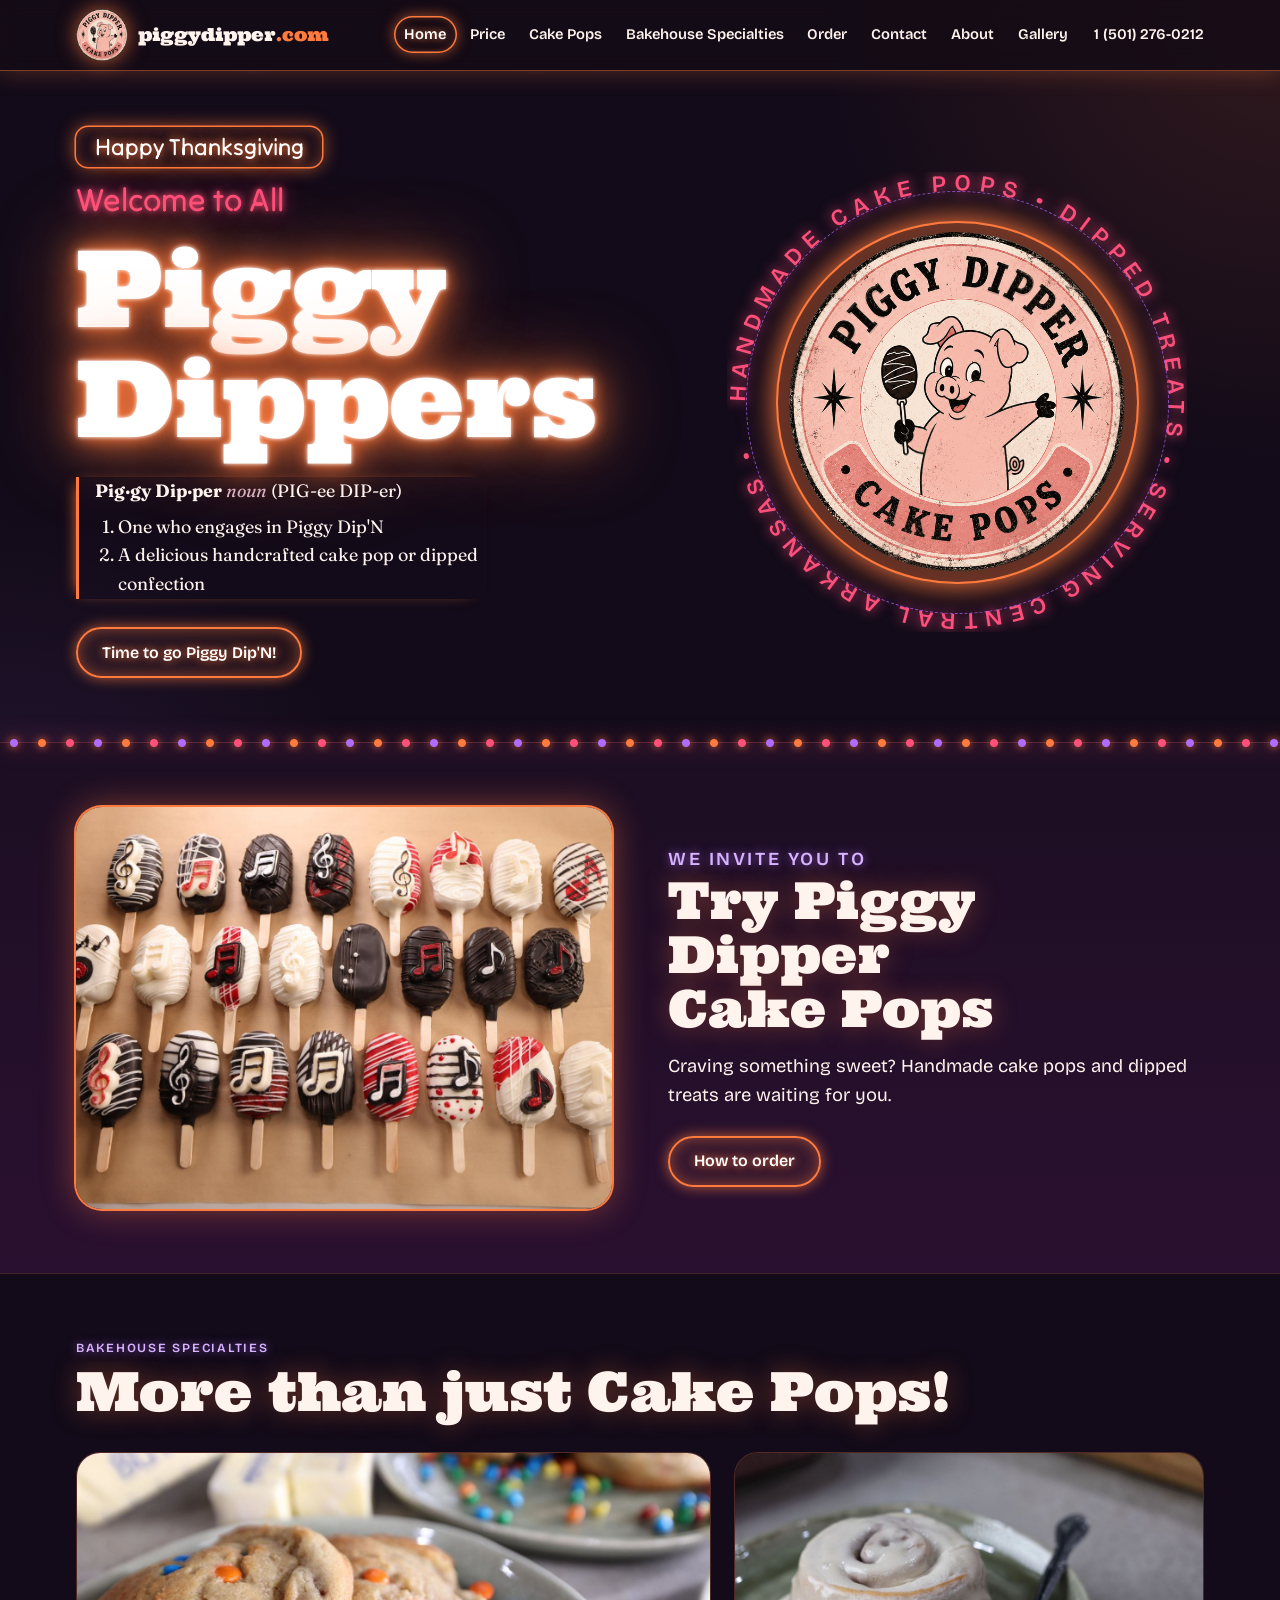
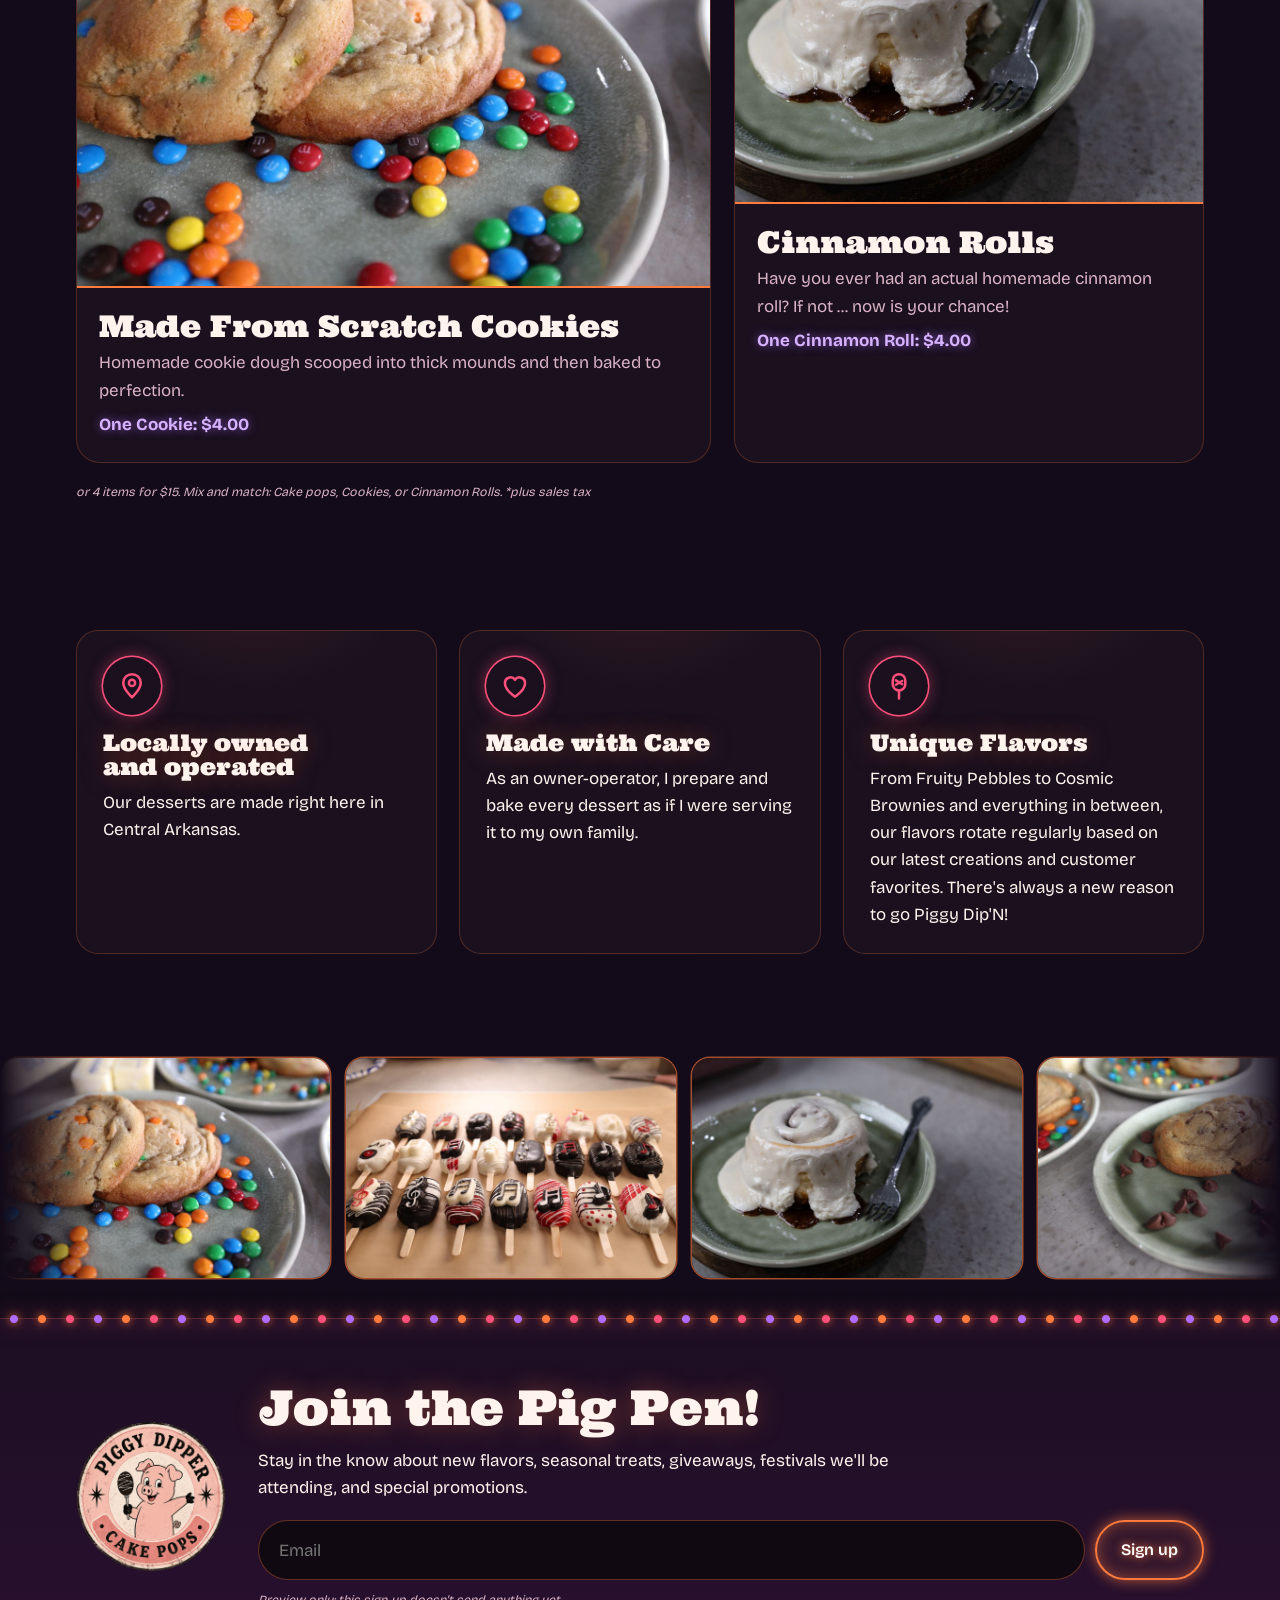
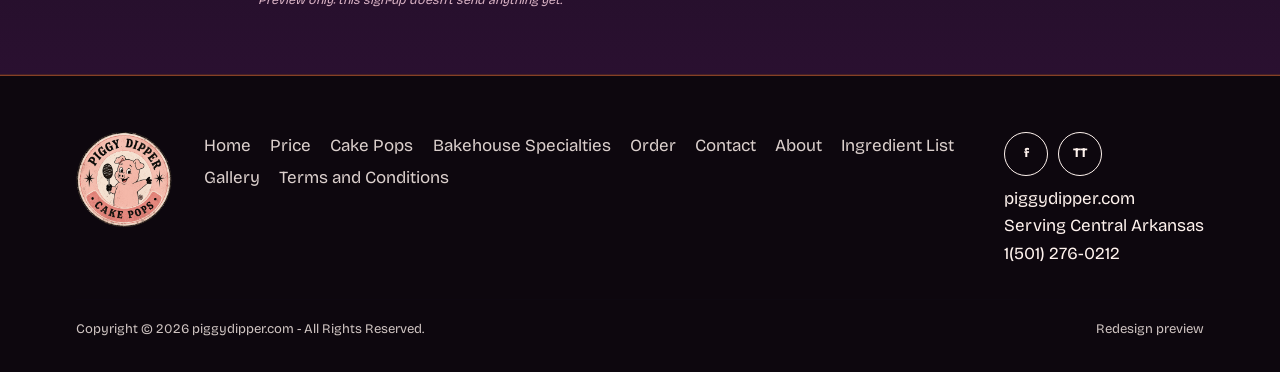
<file: thanksgiving/index.html>
<!doctype html>
<html lang="en" data-v="5">
<head>
<meta charset="utf-8">
<meta name="viewport" content="width=device-width, initial-scale=1, viewport-fit=cover">
<meta name="robots" content="noindex, nofollow">
<link rel="icon" href="img/favicon.png" type="image/png">
<link rel="apple-touch-icon" href="img/logo.png">
<title>Piggy Dipper</title>
<meta name="claude:viewport-fit-sides" content="cover">
<link rel="preconnect" href="https://fonts.googleapis.com">
<link rel="preconnect" href="https://fonts.gstatic.com" crossorigin>
<link rel="stylesheet" href="https://fonts.googleapis.com/css2?family=Bricolage+Grotesque:opsz,wght@12..96,400;12..96,600;12..96,800&family=Caveat:wght@500;700&family=Fraunces:ital,opsz,wght@0,9..144,500;1,9..144,400;1,9..144,600&family=Ultra&family=Anton&family=Chewy&family=Tilt+Neon&family=IM+Fell+English:ital@0;1&family=IM+Fell+English+SC&family=Lobster&family=Bebas+Neue&family=Shrikhand&display=swap">
<script>document.documentElement.dataset.v='5'</script>
<style>
[hidden]{display:none!important}
html,body{margin:0}

/* Layout: one site, hash-routed pages; three swappable home pages share the same header, footer and inner pages. */
:root{
  --cream:#fff6f3; --paper:#fffdfc; --blush:#fbdcd7; --rose:#ef9a93; --rose-deep:#c24c56;
  --cocoa:#2a1d24; --cocoa-2:#6b4a58; --stick:#fbf3ee;
  --bg:var(--cream); --fg:var(--cocoa); --muted:#8a6570; --surface:var(--paper);
  --band:var(--blush); --line:rgba(42,29,36,.14); --accent:var(--rose-deep); --accent-fg:#fffaf5;
  --shadow:0 18px 40px -22px rgba(90,30,55,.4);
  --f-display:"Ultra","Rockwell Extra Bold","Rockwell",Georgia,serif;
  --f-dict:"Fraunces",Georgia,"Times New Roman",serif;
  --f-body:"Bricolage Grotesque",ui-sans-serif,system-ui,-apple-system,"Segoe UI",sans-serif;
  --f-hand:"Caveat","Segoe Print","Bradley Hand",cursive;
  --gutter-l:max(16px,env(safe-area-inset-left,0px)); --gutter-r:max(16px,env(safe-area-inset-right,0px));
  /* Design 2 (ink) and 3 (gingham) commit to one look in both themes */
  --d2-bg:#1f1620; --d2-bg2:#2d1f2d; --d2-fg:#fdeef0; --d2-pink:#f5a8a8; --d2-muted:#d7b3be;
  --d3-kraft:#fff4f1; --d3-kraft-dk:#f2b3b0; --d3-ink:#2a1d24; --d3-paper:#fffdf8;
}
@media (prefers-color-scheme:dark){:root:not([data-theme="light"]){
  --bg:#19141a; --fg:#fbeef0; --muted:#cfaab6; --surface:#241d25; --band:#3a2431;
  --line:rgba(251,238,240,.14); --accent:#f4a2a6; --accent-fg:#1f1620; --shadow:0 18px 40px -22px rgba(0,0,0,.7); color-scheme:dark}}
:root[data-theme="dark"]{
  --bg:#19141a; --fg:#fbeef0; --muted:#cfaab6; --surface:#241d25; --band:#3a2431;
  --line:rgba(251,238,240,.14); --accent:#f4a2a6; --accent-fg:#1f1620; --shadow:0 18px 40px -22px rgba(0,0,0,.7); color-scheme:dark}

*,*::before,*::after{box-sizing:border-box}
html{scroll-behavior:smooth}
body{background:var(--bg);color:var(--fg);font-family:var(--f-body);font-size:17px;line-height:1.6;overflow-x:hidden}
body::before{content:"";position:fixed;inset:0 0 auto;height:env(safe-area-inset-top,0px);z-index:60;background:var(--surface)}
img{max-width:100%;display:block}
a{color:inherit}
h1,h2,h3{font-family:var(--f-display);font-weight:400;line-height:1.05;text-wrap:balance;margin:0}
p{margin:0}
.wrap{max-width:1160px;margin-inline:auto;padding-left:var(--gutter-l);padding-right:var(--gutter-r)}
.narrow{max-width:760px}
.eyebrow{font-size:.78rem;letter-spacing:.14em;text-transform:uppercase;font-weight:600;color:var(--muted)}
.btn{display:inline-flex;align-items:center;gap:.5em;font:600 1rem/1 var(--f-body);text-decoration:none;padding:.95em 1.5em;border-radius:999px;background:var(--accent);color:var(--accent-fg);border:2px solid var(--accent);cursor:pointer;transition:transform .2s,box-shadow .2s}
.btn:hover{transform:translateY(-2px);box-shadow:var(--shadow)}
.btn.ghost{background:transparent;color:var(--fg);border-color:currentColor}
.btn:focus-visible,a:focus-visible,button:focus-visible,summary:focus-visible,input:focus-visible,textarea:focus-visible{outline:3px solid var(--rose);outline-offset:3px}
.fine{font-size:.78rem;color:var(--muted);font-style:italic}
.dict{font-family:var(--f-dict)}
.dict .pos{font-style:italic;color:var(--muted)}
.dict ol{margin:.4em 0 0;padding-left:1.3em}

/* reveal: visible at rest, animates where scroll timelines exist */
@keyframes rv{from{opacity:0;transform:translateY(30px)}to{opacity:1;transform:none}}
@supports (animation-timeline:view()){@media (prefers-reduced-motion:no-preference){
  .rv{animation:rv linear both;animation-timeline:view();animation-range:entry 0% cover 22%}}}

/* preview strip + header */
.preview-strip{background:var(--fg);color:var(--bg);font-size:.8rem;text-align:center;padding-block:.45em}
.preview-strip .wrap{display:flex;justify-content:center;gap:.6em;flex-wrap:wrap}
header.site{position:sticky;top:env(safe-area-inset-top,0px);z-index:50;background:color-mix(in srgb,var(--surface) 92%,transparent);backdrop-filter:blur(10px);border-bottom:1px solid var(--line)}
header.site .wrap{display:flex;align-items:center;gap:1rem;padding-block:.55rem}
.brand{display:flex;align-items:center;gap:.6rem;text-decoration:none}
.brand img{width:52px;height:52px;transition:transform .5s cubic-bezier(.3,1.6,.5,1)}
.brand:hover img{transform:rotate(-14deg) scale(1.06)}
.brand span{font-family:var(--f-display);font-size:1.1rem;line-height:1}
nav.main{margin-left:auto;display:flex;gap:.2rem;flex-wrap:wrap;justify-content:flex-end}
nav.main a{text-decoration:none;font-weight:600;font-size:.92rem;padding:.45em .7em;border-radius:999px;position:relative}
nav.main a:hover{background:var(--band)}
nav.main a[aria-current="page"]{background:var(--fg);color:var(--bg)}
.phone{font-weight:600;font-size:.92rem;white-space:nowrap;text-decoration:none}
.menu-btn{display:none;margin-left:auto;background:none;border:2px solid var(--fg);color:var(--fg);border-radius:999px;font:600 .9rem var(--f-body);padding:.45em .9em;cursor:pointer}
@media (max-width:1020px){
  .menu-btn{display:inline-flex}
  nav.main{position:absolute;left:0;right:0;top:100%;flex-direction:column;align-items:stretch;background:var(--surface);border-bottom:1px solid var(--line);padding:.5rem var(--gutter-r) 1rem var(--gutter-l);gap:.1rem}
  nav.main:not(.open){display:none}
  nav.main a{font-size:1.05rem;padding:.7em .9em}
  header.site .phone{display:none}
}

/* footer */
footer.site{background:var(--fg);color:var(--bg);margin-top:0}
footer.site .wrap{padding-block:3.5rem 2rem;display:grid;grid-template-columns:auto 1fr auto;gap:2rem;align-items:start}
footer.site img{width:96px}
footer.site nav{display:flex;flex-wrap:wrap;gap:.3rem 1.2rem}
footer.site nav a{text-decoration:none;opacity:.85}
footer.site nav a:hover{opacity:1;text-decoration:underline}
.socials{display:flex;gap:.6rem}
.socials a{display:grid;place-items:center;width:44px;height:44px;border-radius:50%;border:1.5px solid currentColor;text-decoration:none;font-weight:800;font-size:.8rem}
.socials a:hover{background:var(--bg);color:var(--fg)}
.foot-meta{grid-column:1/-1;border-top:1px solid color-mix(in srgb,var(--bg) 25%,transparent);padding-top:1.2rem;display:flex;flex-wrap:wrap;justify-content:space-between;gap:.5rem;font-size:.82rem;opacity:.8}
@media (max-width:760px){footer.site .wrap{grid-template-columns:1fr}}

/* design switcher pill */
.switcher{position:fixed;z-index:70;left:50%;transform:translateX(-50%);bottom:calc(14px + env(safe-area-inset-bottom,0px));display:flex;gap:4px;padding:5px;border-radius:999px;background:var(--fg);box-shadow:0 12px 30px -10px rgba(0,0,0,.5);max-width:calc(100vw - 24px)}
.switcher span{color:var(--bg);font-size:.75rem;font-weight:600;align-self:center;padding:0 .6em;white-space:nowrap}
.switcher a{color:var(--bg);text-decoration:none;font-weight:600;font-size:.85rem;padding:.55em .9em;border-radius:999px;white-space:nowrap}
.switcher a[aria-current="true"]{background:var(--bg);color:var(--fg)}
@media (max-width:520px){.switcher span{display:none}.switcher a{font-size:.8rem;padding:.55em .7em}}

/* shared section helpers */
.page{padding-bottom:0;overflow-x:clip}
.page-hero{padding-block:4rem 2.5rem;position:relative}
.page-hero h1{font-size:clamp(2.4rem,6vw,4.6rem)}
.page-hero p.lead{margin-top:1rem;max-width:60ch;font-size:1.12rem;color:var(--muted)}
.band{background:var(--band)}
.section{padding-block:4rem}
.grid{display:grid;gap:1.4rem}
.card{background:var(--surface);border:1px solid var(--line);border-radius:22px;padding:1.6rem;min-width:0}
.notice{border:2px dashed var(--accent);border-radius:22px;padding:1.4rem 1.6rem;display:grid;gap:.8rem}
.notice h3{font-size:1.4rem}
.two-col{display:grid;grid-template-columns:1fr 1fr;gap:3rem;align-items:center}
.two-col > *{min-width:0}
@media (max-width:820px){.two-col{grid-template-columns:1fr;gap:2rem}}
.photo{border-radius:26px;overflow:hidden;box-shadow:var(--shadow)}
.photo img{width:100%;height:100%;object-fit:cover;transition:transform .8s}
.photo:hover img{transform:scale(1.04)}

/* forms (preview stand-ins) */
form.stand-in{display:grid;gap:1rem}
.field{display:grid;gap:.35rem}
.field label,.field legend{font-weight:600;font-size:.92rem}
.field input,.field textarea{font:inherit;font-size:1rem;color:var(--fg);background:var(--bg);border:1.5px solid var(--line);border-radius:14px;padding:.8em 1em;width:100%}
.field textarea{min-height:110px;resize:vertical}
fieldset.field{border:0;padding:0;margin:0}
.checks{display:flex;flex-wrap:wrap;gap:.5rem}
.checks label{display:inline-flex;align-items:center;gap:.4em;border:1.5px solid var(--line);border-radius:999px;padding:.5em .9em;font-weight:500;cursor:pointer}
.checks input{accent-color:var(--accent)}
.checks label:has(input:checked){background:var(--band);border-color:var(--accent)}
.toast{font-weight:600;color:var(--accent)}

/* ===================== HOME 1: Classic, refreshed ===================== */
.h1-hero{position:relative;overflow:hidden;background:radial-gradient(120% 90% at 85% 20%,var(--band),transparent 60%)}
.h1-hero .wrap{display:grid;grid-template-columns:1.1fr .9fr;gap:2rem;align-items:center;padding-block:3.5rem 4rem}
.h1-hero .wrap > *{min-width:0}
.h1-hero h2{font-family:var(--f-dict);font-style:italic;font-weight:400;font-size:clamp(1.4rem,3vw,2rem);color:var(--accent)}
.h1-hero h1{font-size:clamp(3.2rem,9vw,6.6rem);margin-top:.15em;letter-spacing:-.01em}
.h1-hero .dict{margin-top:1.4rem;font-size:1.12rem;max-width:34ch;padding-left:1rem;border-left:3px solid var(--rose)}
.h1-hero .btn{margin-top:1.8rem}
.badge-wrap{position:relative;aspect-ratio:1;max-width:460px;width:100%;justify-self:center}
.badge-wrap svg.ring{position:absolute;inset:0;width:100%;height:100%;animation:spin 28s linear infinite}
.badge-wrap svg.ring text{font:600 15px var(--f-body);letter-spacing:.32em;fill:var(--fg)}
.badge-wrap img{position:absolute;inset:13%;width:74%;height:74%;filter:drop-shadow(0 22px 26px rgba(90,30,55,.25));animation:badge-in 1.2s cubic-bezier(.2,1.4,.4,1) both,float 6s ease-in-out 1.2s infinite}
@keyframes spin{to{transform:rotate(360deg)}}
@keyframes badge-in{from{transform:rotate(-200deg) scale(.3);opacity:0}to{transform:none;opacity:1}}
@keyframes float{50%{transform:translateY(-12px) rotate(2deg)}}
@media (max-width:820px){.h1-hero .wrap{grid-template-columns:1fr}.badge-wrap{max-width:320px;order:-1}}
.h1-invite .two-col{gap:3.5rem}
.h1-invite .photo{aspect-ratio:4/3}
.h1-invite h2{font-size:clamp(2rem,4.5vw,3.2rem)}
.h1-invite p{margin-top:1rem;font-size:1.15rem}
.h1-invite .btn{margin-top:1.6rem}
.h1-feats{grid-template-columns:repeat(3,1fr)}
@media (max-width:820px){.h1-feats{grid-template-columns:1fr}}
.feat{transition:transform .3s,box-shadow .3s}
.feat:hover{transform:translateY(-6px) rotate(-.6deg);box-shadow:var(--shadow)}
.feat .ico{width:58px;height:58px;border-radius:50%;background:var(--band);display:grid;place-items:center;margin-bottom:1rem}
.feat .ico svg{width:30px;height:30px;stroke:var(--accent);fill:none;stroke-width:2;stroke-linecap:round;stroke-linejoin:round}
.feat h3{font-size:1.45rem;margin-bottom:.6rem}
.strip{overflow:hidden;padding-block:2.5rem;mask-image:linear-gradient(90deg,transparent,#000 8%,#000 92%,transparent)}
.strip-track{display:flex;gap:1rem;width:max-content;animation:marquee 60s linear infinite}
.strip:hover .strip-track{animation-play-state:paused}
.strip-track img{height:220px;width:auto;aspect-ratio:3/2;object-fit:cover;border-radius:18px}
@keyframes marquee{to{transform:translateX(-50%)}}
.pigpen{display:grid;grid-template-columns:auto 1fr;gap:2rem;align-items:center}
.pigpen img{width:150px;animation:float 6s ease-in-out infinite}
.pigpen h2{font-size:clamp(2rem,4.5vw,3rem)}
.pigpen form{display:flex;gap:.6rem;flex-wrap:wrap;margin-top:1.2rem}
.pigpen input{flex:1 1 240px;font:inherit;padding:.9em 1.2em;border-radius:999px;border:1.5px solid var(--line);background:var(--surface);color:var(--fg)}
@media (max-width:640px){.pigpen{grid-template-columns:1fr}.pigpen img{width:110px}}

/* ===================== HOME 2: The Dip ===================== */
[data-page="home-2"]{background:var(--d2-bg);color:var(--d2-fg)}
.d2-hero{position:relative;overflow:hidden;padding-top:0}
.d2-drip{display:block;width:100%;height:120px;color:var(--d2-pink)}
.d2-drip .drop{animation:drop 3.6s cubic-bezier(.5,0,.6,1) infinite;transform-box:fill-box;transform-origin:top}
@keyframes drop{0%,15%{transform:scaleY(.35)}60%{transform:scaleY(1)}100%{transform:scaleY(.35)}}
.d2-hero .wrap{display:grid;grid-template-columns:1.15fr .85fr;gap:2rem;align-items:center;padding-block:1rem 3rem}
.d2-hero .wrap > *{min-width:0}
.d2-word{font-size:clamp(3.4rem,11vw,8.4rem);color:var(--d2-pink);letter-spacing:-.02em;line-height:.92}
.d2-word span{display:inline-block;animation:bob 2.8s ease-in-out infinite;animation-delay:calc(var(--i)*.09s)}
@keyframes bob{50%{transform:translateY(-.06em)}}
.d2-hero .dict{margin-top:1.4rem;font-size:1.2rem;color:var(--d2-fg)}
.d2-hero .dict .pos{color:var(--d2-muted)}
.d2-hero .btn{margin-top:2rem;background:var(--d2-pink);border-color:var(--d2-pink);color:var(--d2-bg)}
.d2-hint{margin-top:1rem;font-size:.85rem;color:var(--d2-muted)}
.pop-stage{position:relative;margin-inline:auto;width:min(100%,210px)}
.pop-stage svg{width:100%;height:auto;overflow:visible;filter:drop-shadow(0 30px 30px rgba(0,0,0,.45))}
.flavor-name{font-family:var(--f-display);font-size:1.6rem;text-align:center;margin-top:.4rem;color:var(--d2-pink)}
.flavor-desc{text-align:center;font-size:.98rem;color:var(--d2-muted);min-height:4.8em;margin-top:.4rem}
.chips{display:flex;flex-wrap:wrap;gap:.45rem;justify-content:center;margin-top:1rem}
.chips button{font:600 .85rem var(--f-body);border-radius:999px;padding:.55em 1em;cursor:pointer;background:transparent;color:var(--d2-fg);border:1.5px solid rgba(251,233,223,.35);transition:background .2s,color .2s,transform .2s}
.chips button:hover{transform:translateY(-2px)}
.chips button[aria-pressed="true"]{background:var(--d2-pink);color:var(--d2-bg);border-color:var(--d2-pink)}
@media (max-width:860px){.d2-hero .wrap{grid-template-columns:1fr}.pop-stage{width:min(100%,180px)}}
.d2-marquee{background:var(--d2-pink);color:var(--d2-bg);overflow:hidden;padding-block:.9rem;transform:rotate(-1.6deg);margin-block:1.5rem;width:104%;margin-left:-2%}
.d2-marquee div{display:flex;width:max-content;animation:marquee 26s linear infinite;font-family:var(--f-display);font-size:1.5rem;white-space:nowrap;gap:2rem}
.d2-invite{padding-block:4.5rem}
.d2-invite .mosaic{display:grid;grid-template-columns:1.3fr 1fr;grid-template-rows:1fr 1fr;gap:12px;aspect-ratio:5/4}
.d2-invite .mosaic .photo{box-shadow:none;border-radius:18px}
.d2-invite .mosaic .photo:first-child{grid-row:span 2}
.d2-invite h2{font-size:clamp(2.2rem,5vw,3.6rem);color:var(--d2-fg)}
.d2-invite h2 em{font-style:normal;color:var(--d2-pink)}
.d2-invite p{margin-top:1.2rem;font-size:1.2rem;color:var(--d2-muted)}
.d2-invite .btn{margin-top:1.8rem;background:transparent;color:var(--d2-pink);border-color:var(--d2-pink)}
.d2-feats{display:grid;grid-template-columns:repeat(3,1fr);border-top:1px solid rgba(251,233,223,.18)}
.d2-feats > div{padding:2.2rem 1.6rem 2.6rem;border-right:1px solid rgba(251,233,223,.18);min-width:0;transition:background .3s}
.d2-feats > div:last-child{border-right:0}
.d2-feats > div:hover{background:var(--d2-bg2)}
.d2-feats h3{color:var(--d2-pink);font-size:1.5rem;margin-bottom:.8rem}
.d2-feats p{color:var(--d2-muted)}
@media (max-width:820px){.d2-feats{grid-template-columns:1fr}.d2-feats > div{border-right:0;border-bottom:1px solid rgba(251,233,223,.18)}}
.d2-price{padding-block:5rem;text-align:center}
.d2-price .big{font-family:var(--f-display);font-size:clamp(4rem,14vw,10rem);line-height:.9;color:var(--d2-pink)}
.d2-price .or{font-family:var(--f-dict);font-style:italic;font-size:1.6rem;margin-block:.6rem}
.d2-price .big2{font-family:var(--f-display);font-size:clamp(2.2rem,7vw,4.8rem);line-height:1}
.d2-price p.sub{color:var(--d2-muted);margin-top:1rem}
.d2-pigpen{background:var(--d2-bg2);padding-block:4rem}
.d2-pigpen h2{color:var(--d2-pink);font-size:clamp(2rem,4.5vw,3rem)}
.d2-pigpen p{color:var(--d2-muted);margin-top:.8rem;max-width:60ch}
.d2-pigpen form{display:flex;gap:.6rem;flex-wrap:wrap;margin-top:1.4rem}
.d2-pigpen input{flex:1 1 240px;font:inherit;padding:.9em 1.2em;border-radius:999px;border:1.5px solid rgba(251,233,223,.3);background:transparent;color:var(--d2-fg)}
.d2-pigpen .btn{background:var(--d2-pink);border-color:var(--d2-pink);color:var(--d2-bg)}
.d2-pigpen .fine{color:var(--d2-muted)}
.sprinkle{position:fixed;width:12px;height:4px;border-radius:3px;pointer-events:none;z-index:80}

/* ===================== HOME 3: Gingham Table ===================== */
[data-page="home-3"]{color:var(--d3-ink);background-color:var(--d3-kraft);
  background-image:linear-gradient(90deg,rgba(239,140,140,.22) 50%,transparent 0),linear-gradient(rgba(239,140,140,.22) 50%,transparent 0);background-size:56px 56px}
.d3-table{position:relative;height:clamp(560px,76vw,700px);max-width:1240px;margin-inline:auto;overflow:hidden}
.d3-logo{position:absolute;left:50%;top:50%;width:clamp(210px,34vw,330px);translate:-50% -50%;z-index:20;filter:drop-shadow(0 10px 0 rgba(90,30,55,.18)) drop-shadow(0 26px 30px rgba(90,30,55,.35));animation:stamp 1s cubic-bezier(.2,1.6,.4,1) .2s both;pointer-events:none}
@keyframes stamp{0%{transform:scale(2.4) rotate(-22deg);opacity:0}55%{opacity:1}100%{transform:scale(1) rotate(-6deg)}}
.print{position:absolute;width:clamp(150px,22vw,250px);background:var(--d3-paper);padding:10px 10px 38px;box-shadow:0 2px 0 rgba(0,0,0,.06),0 18px 24px -12px rgba(90,30,55,.5);cursor:grab;touch-action:none;user-select:none;transition:box-shadow .2s;animation:deal .8s cubic-bezier(.2,1.2,.4,1) both;animation-delay:calc(.5s + var(--i)*.12s)}
.print:active{cursor:grabbing;box-shadow:0 30px 40px -14px rgba(90,30,55,.6)}
.print img{width:100%;aspect-ratio:1;object-fit:cover;pointer-events:none}
.print figcaption{position:absolute;left:0;right:0;bottom:6px;text-align:center;font:700 1.15rem/1 var(--f-hand);color:var(--d3-ink)}
@keyframes deal{from{opacity:0;translate:0 -60px}}
.d3-hint{position:absolute;right:max(16px,env(safe-area-inset-right,0px));bottom:14px;font:700 1.25rem var(--f-hand);z-index:25;opacity:.8}
.d3-head{text-align:center;padding-block:2rem 1rem}
.d3-head .w{font:700 clamp(1.6rem,4vw,2.4rem) var(--f-hand)}
.d3-head h1{font-size:clamp(3rem,10vw,7rem);color:var(--d3-ink);text-shadow:3px 3px 0 var(--d3-kraft-dk)}
.d3-head .dict{margin:1.2rem auto 0;max-width:34ch;font-size:1.15rem;text-align:left}
.d3-head .btn{margin-top:1.6rem;background:var(--d3-ink);border-color:var(--d3-ink);color:var(--d3-paper)}
.d3-story{padding-block:4rem}
.shout{font-family:var(--f-display);font-size:clamp(2.6rem,9vw,6.4rem);line-height:1;text-align:center;color:var(--rose-deep);cursor:default;user-select:none}
.shout span{display:inline-block;transition:transform .25s cubic-bezier(.3,1.8,.5,1)}
.shout span:hover{transform:translateY(-.25em) rotate(-8deg)}
.d3-story .note{max-width:620px;margin:1.6rem auto 0;background:var(--d3-paper);padding:1.8rem 2rem;rotate:-1deg;box-shadow:0 16px 26px -16px rgba(90,30,55,.55);position:relative}
.d3-story .note::before{content:"";position:absolute;top:-14px;left:50%;width:120px;height:28px;translate:-50% 0;background:rgba(255,255,255,.55);rotate:2deg;box-shadow:0 1px 2px rgba(0,0,0,.08)}
.d3-story .note p + p{margin-top:.9rem}
.d3-story .note a{font-weight:700}
.ticket-row{display:flex;justify-content:center;gap:1.6rem;flex-wrap:wrap;padding-block:3rem}
.ticket{background:var(--d3-paper);min-width:0;width:min(100%,330px);padding:1.6rem 1.8rem;position:relative;rotate:var(--r);transition:rotate .3s,transform .3s;
  -webkit-mask:radial-gradient(circle 12px at 0 50%,#0000 98%,#000) left/51% 100% no-repeat,radial-gradient(circle 12px at 100% 50%,#0000 98%,#000) right/51% 100% no-repeat;
  mask:radial-gradient(circle 12px at 0 50%,#0000 98%,#000) left/51% 100% no-repeat,radial-gradient(circle 12px at 100% 50%,#0000 98%,#000) right/51% 100% no-repeat}
.ticket:hover{rotate:0deg;transform:translateY(-6px)}
.ticket .t-top{font:700 1.3rem var(--f-hand);color:var(--rose-deep)}
.ticket .t-price{font-family:var(--f-display);font-size:3.6rem;line-height:1}
.ticket ul{list-style:none;padding:0;margin:.8rem 0 0;border-top:2px dashed rgba(42,29,36,.3);padding-top:.8rem}
.ticket li{display:flex;justify-content:space-between;gap:1rem}
.ticket .fine{color:#8a6570;margin-top:.6rem}
.notes{display:grid;grid-template-columns:repeat(3,1fr);gap:2rem;padding-block:2rem 4rem}
.notes > div{background:#fff8ee;padding:1.6rem 1.5rem 1.9rem;rotate:var(--r);box-shadow:0 14px 22px -14px rgba(90,30,55,.6);min-width:0;transition:rotate .3s}
.notes > div:nth-child(2){background:#fbe0dc}
.notes > div:nth-child(3){background:#e6f3ec}
.notes > div:hover{rotate:0deg}
.notes h3{font-size:1.35rem;margin-bottom:.6rem}
@media (max-width:820px){.notes{grid-template-columns:1fr}}
.postcard{background:var(--d3-paper);max-width:860px;margin:0 auto;display:grid;grid-template-columns:1fr auto;gap:2rem;padding:2.2rem;box-shadow:0 22px 34px -20px rgba(90,30,55,.6);position:relative}
.postcard::after{content:"";position:absolute;top:1.4rem;right:1.4rem;width:86px;height:100px;border:3px dashed rgba(185,82,75,.5)}
.postcard h2{font-size:clamp(1.9rem,4vw,2.8rem)}
.postcard form{display:flex;gap:.6rem;flex-wrap:wrap;margin-top:1.2rem}
.postcard input{flex:1 1 220px;font:inherit;padding:.85em 0;border:0;border-bottom:2px solid var(--d3-ink);background:transparent;color:var(--d3-ink)}
.postcard .btn{background:var(--rose-deep);border-color:var(--rose-deep);color:#fff}
.postcard .fine{color:#8a6570}
.postcard .stamp-img{width:110px;align-self:start;rotate:8deg;position:relative;z-index:1}
@media (max-width:640px){.postcard{grid-template-columns:1fr}.postcard::after,.postcard .stamp-img{display:none}}

/* ===================== INNER PAGES ===================== */
.dict-hero{font-family:var(--f-dict);font-size:1.15rem;max-width:44ch}
.price-cards{grid-template-columns:1fr 1fr}
@media (max-width:760px){.price-cards{grid-template-columns:1fr}}
.price-card{padding:2rem;position:relative;overflow:hidden}
.price-card h2{font-size:clamp(2.2rem,5vw,3.2rem)}
.price-card ul{list-style:none;padding:0;margin:1.2rem 0 0}
.price-card li{display:flex;justify-content:space-between;gap:1rem;padding:.55rem 0;border-bottom:1px dotted var(--line);font-variant-numeric:tabular-nums}
.price-card .fine{margin-top:.8rem}
.price-card.hot{background:var(--fg);color:var(--bg);border-color:var(--fg)}
.price-card.hot .fine{color:color-mix(in srgb,var(--bg) 70%,transparent)}
.price-card.hot .btn{background:var(--rose);border-color:var(--rose);color:var(--cocoa);margin-top:1.4rem}
.tiles{grid-template-columns:repeat(3,1fr)}
@media (max-width:760px){.tiles{grid-template-columns:1fr}}
.tile{position:relative;aspect-ratio:4/5;border-radius:24px;overflow:hidden;text-decoration:none;color:#fff;box-shadow:var(--shadow)}
.tile img{position:absolute;inset:0;width:100%;height:100%;object-fit:cover;transition:transform .8s}
.tile:hover img{transform:scale(1.07)}
.tile span{position:absolute;left:1.2rem;bottom:1.1rem;font-family:var(--f-display);font-size:1.8rem;text-shadow:0 2px 14px rgba(0,0,0,.5);text-transform:capitalize}
.tile::after{content:"";position:absolute;inset:0;background:linear-gradient(transparent 50%,rgba(35,10,25,.55))}
.tile span{z-index:1}
.treats{grid-template-columns:repeat(3,1fr)}
@media (max-width:900px){.treats{grid-template-columns:1fr 1fr}}
@media (max-width:560px){.treats{grid-template-columns:1fr}}
.treat{transition:transform .3s,box-shadow .3s}
.treat:hover{transform:translateY(-5px);box-shadow:var(--shadow)}
.treat h3{font-size:1.25rem;margin-bottom:.5rem}
.treat .dot{width:40px;height:10px;border-radius:6px;background:var(--rose);margin-bottom:1rem}
.flavors{grid-template-columns:repeat(4,1fr)}
@media (max-width:1000px){.flavors{grid-template-columns:1fr 1fr}}
@media (max-width:540px){.flavors{grid-template-columns:1fr}}
.flavor{display:grid;gap:.8rem;align-content:start;transition:transform .35s,box-shadow .35s}
.flavor:hover{transform:translateY(-6px) rotate(-1deg);box-shadow:var(--shadow)}
.flavor svg{width:70px;height:120px;transition:transform .5s cubic-bezier(.3,1.6,.5,1)}
.flavor:hover svg{transform:rotate(-12deg) translateY(-4px)}
.flavor h3{font-size:1.35rem}
.bake{padding-block:4rem}
.bake .photo{aspect-ratio:4/3}
.bake h2{font-size:clamp(2rem,4.5vw,3rem);margin-bottom:1rem}
.bake p + p{margin-top:1rem}
blockquote.jana{margin:1.4rem 0 0;font:600 1.7rem/1.25 var(--f-hand);color:var(--accent)}
blockquote.jana cite{display:block;font:500 1rem var(--f-body);color:var(--muted);margin-top:.4rem;font-style:normal}
.info-cards{grid-template-columns:repeat(3,1fr)}
@media (max-width:900px){.info-cards{grid-template-columns:1fr}}
.info-cards h3{font-size:1.3rem;margin-bottom:.6rem}
.pay{display:flex;flex-wrap:wrap;gap:.4rem;margin-top:.4rem}
.pay span{background:var(--band);border-radius:999px;padding:.3em .8em;font-size:.88rem;font-weight:600}
.order-grid{display:grid;grid-template-columns:1.3fr .7fr;gap:2rem;align-items:start}
.order-grid > *{min-width:0}
@media (max-width:860px){.order-grid{grid-template-columns:1fr}}
.side-info{display:grid;gap:1rem}
.side-info .card p{font-weight:600}
.big-phone{font-family:var(--f-display);font-size:clamp(1.8rem,5vw,2.6rem);text-decoration:none;display:inline-block;margin-top:.6rem}
.about-sec{padding-block:4rem}
.about-sec .photo{aspect-ratio:4/5}
.about-sec h2{font-size:clamp(2rem,4.5vw,3rem);margin-bottom:1.1rem}
.about-sec p + p{margin-top:1rem}
.about-sec .photo.wide{aspect-ratio:3/2}
.about-sec .photo.tall{aspect-ratio:2/3}
@media (max-width:820px){.about-sec .photo.tall{aspect-ratio:4/5}}
.about-sec .two-col.flip > .photo{order:2}
@media (max-width:820px){.about-sec .two-col.flip > .photo{order:0}.about-sec .photo{aspect-ratio:4/3}}
.filters{display:flex;flex-wrap:wrap;gap:.5rem;margin-bottom:1.6rem}
.filters button{font:600 .9rem var(--f-body);padding:.55em 1.1em;border-radius:999px;border:1.5px solid var(--line);background:var(--surface);color:var(--fg);cursor:pointer}
.filters button[aria-pressed="true"]{background:var(--fg);color:var(--bg);border-color:var(--fg)}
.masonry{display:flex;gap:14px;align-items:flex-start}.masonry .mcol{flex:1;min-width:0}
.masonry button{display:block;width:100%;margin:0 0 14px;padding:0;border:0;background:none;border-radius:18px;overflow:hidden;cursor:zoom-in;break-inside:avoid;position:relative}
.masonry img{width:100%;height:auto;transition:transform .6s,filter .4s}
.masonry button:hover img{transform:scale(1.05)}
.masonry button span{position:absolute;left:0;right:0;bottom:0;padding:1.6rem .9rem .7rem;text-align:left;color:#fff;font-weight:600;font-size:.9rem;background:linear-gradient(transparent,rgba(35,10,25,.7));opacity:0;transition:opacity .3s}
.masonry button:hover span,.masonry button:focus-visible span{opacity:1}
.lightbox{position:fixed;inset:0;z-index:90;background:rgba(22,14,20,.94);display:grid;place-items:center;padding:calc(20px + env(safe-area-inset-top,0px)) max(16px,env(safe-area-inset-right,0px)) calc(20px + env(safe-area-inset-bottom,0px)) max(16px,env(safe-area-inset-left,0px))}
.lightbox figure{margin:0;max-width:min(1100px,100%);display:grid;gap:.8rem;justify-items:center}
.lightbox img{max-height:78vh;width:auto;border-radius:12px}
.lightbox figcaption{color:#fbeef0;text-align:center}
.lightbox button{position:absolute;background:rgba(255,255,255,.12);color:#fff;border:0;width:52px;height:52px;border-radius:50%;font-size:1.5rem;cursor:pointer}
.lightbox .lb-close{top:calc(16px + env(safe-area-inset-top,0px));right:max(16px,env(safe-area-inset-right,0px))}
.lightbox .lb-prev{left:max(12px,env(safe-area-inset-left,0px));top:50%}
.lightbox .lb-next{right:max(12px,env(safe-area-inset-right,0px));top:50%}
details.acc{border-bottom:1px solid var(--line)}
details.acc summary{list-style:none;cursor:pointer;display:flex;justify-content:space-between;align-items:center;gap:1rem;padding:1.05rem .2rem;font-weight:600;font-size:1.05rem}
details.acc summary::-webkit-details-marker{display:none}
details.acc summary::after{content:"+";font-family:var(--f-display);font-size:1.4rem;transition:transform .3s;color:var(--accent);flex:none}
details.acc[open] summary::after{transform:rotate(45deg)}
details.acc .acc-body{padding:0 .2rem 1.2rem;color:var(--muted)}
.acc-group{margin-top:2.6rem}
.acc-group h2{font-size:clamp(1.7rem,4vw,2.4rem)}
.acc-group > p{margin-top:.6rem;color:var(--muted)}
.store-list{columns:2 260px;column-gap:2rem;margin-top:1rem;padding-left:1.1em}
.store-list li{break-inside:avoid;margin-bottom:.35rem}
.search{width:100%;font:inherit;padding:.85em 1.2em;border-radius:999px;border:1.5px solid var(--line);background:var(--surface);color:var(--fg);margin-top:1.4rem}
.terms p + p{margin-top:.8rem}
.terms ul{margin:.6rem 0}

/* ===================== HOME 4: Bakery Case (sage plates, pink awning) ===================== */
[data-page="home-4"]{--sg:#e3ece4;--sg-2:#c9d9cc;--sg-deep:#3e5b4b;--pk:#f4b6b9;--pk-deep:#c24c56;--ink:#2a1d24;--cr:#fffaf6;background:var(--cr);color:var(--ink)}
[data-page="home-4"] .btn{background:var(--sg-deep);border-color:var(--sg-deep);color:#fff}
[data-page="home-4"] .btn.ghost{background:transparent;color:var(--ink);border-color:var(--ink)}
.d4-awning{height:74px;background:repeating-linear-gradient(90deg,var(--pk) 0 60px,#ffffff 60px 120px);position:relative;transform-origin:top;animation:awn 1.4s cubic-bezier(.3,1.5,.5,1) both;border-top:6px solid var(--pk);box-shadow:0 10px 18px -12px rgba(42,29,36,.35)}
.d4-awning::after{content:"";position:absolute;left:0;right:0;top:100%;height:26px;background:radial-gradient(circle at 30px 0,var(--pk) 29px,transparent 30px) 0 0/120px 26px,radial-gradient(circle at 90px 0,#ffffff 29px,transparent 30px) 0 0/120px 26px}
@keyframes awn{from{transform:scaleY(0)}60%{transform:scaleY(1.12)}to{transform:none}}
.d4-hero .wrap{display:grid;grid-template-columns:1fr 1fr;gap:3rem;align-items:center;padding-block:4.5rem 3.5rem}
.d4-hero .wrap>*{min-width:0}
.d4-hero .w{font-family:var(--f-hand);font-size:clamp(1.8rem,4vw,2.6rem);color:var(--pk-deep);line-height:1}
.d4-hero h1{font-family:var(--f-dict);font-weight:600;font-size:clamp(3rem,8vw,5.8rem);letter-spacing:-.02em;line-height:.95;margin-top:.2em}
.d4-hero h1 em{font-style:italic;color:var(--sg-deep)}
.d4-hero p.lead{margin-top:1.2rem;font-size:1.2rem;max-width:36ch}
.d4-hero .acts{display:flex;gap:.8rem;flex-wrap:wrap;margin-top:1.8rem}
.d4-window{position:relative;aspect-ratio:4/5;border-radius:999px 999px 28px 28px;overflow:hidden;border:10px solid #fff;box-shadow:0 30px 60px -30px rgba(62,91,75,.55),0 0 0 1px var(--sg-2)}
.d4-window img{width:100%;height:100%;object-fit:cover;animation:kb 18s ease-in-out infinite alternate}
@keyframes kb{to{transform:scale(1.12) translate(-3%,2%)}}
.d4-window::after{content:"";position:absolute;inset:0;background:linear-gradient(115deg,transparent 35%,rgba(255,255,255,.45) 45%,transparent 55%);transform:translateX(-120%);animation:sheen 5.5s ease-in-out 1s infinite}
@keyframes sheen{40%,100%{transform:translateX(120%)}}
.d4-sticker{position:absolute;right:-6px;bottom:12%;width:120px;height:120px;border-radius:50%;background:var(--pk-deep);color:#fff;display:grid;place-items:center;text-align:center;font:600 .8rem/1.15 var(--f-body);transform:rotate(12deg);box-shadow:0 12px 24px -10px rgba(0,0,0,.4);animation:wob 4s ease-in-out infinite}
.d4-sticker b{display:block;font:400 2.2rem/1 var(--f-display)}
@keyframes wob{50%{transform:rotate(4deg) scale(1.05)}}
.d4-winwrap{position:relative;max-width:420px;justify-self:center;width:100%}
@media (max-width:820px){.d4-hero .wrap{grid-template-columns:1fr;padding-block:3rem}.d4-winwrap{max-width:320px;order:-1}}
.d4-case{background:linear-gradient(var(--sg),var(--sg-2));padding-block:4rem 4.5rem;position:relative}
.d4-case h2{font-family:var(--f-dict);font-weight:600;font-size:clamp(2.2rem,5vw,3.4rem);text-align:center}
.d4-case .sub{text-align:center;margin-top:.6rem;color:var(--sg-deep);font-weight:600}
.d4-glass{margin-top:2.5rem;border-radius:26px;padding:2.2rem 1.6rem 0;background:linear-gradient(160deg,rgba(255,255,255,.75),rgba(255,255,255,.35));border:2px solid rgba(255,255,255,.9);box-shadow:inset 0 1px 0 #fff,0 30px 50px -35px rgba(62,91,75,.6);position:relative;overflow:hidden}
.d4-glass::before{content:"";position:absolute;inset:0;background:linear-gradient(110deg,transparent 30%,rgba(255,255,255,.7) 40%,transparent 50%);transform:translateX(-100%);pointer-events:none}
@supports (animation-timeline:view()){@media (prefers-reduced-motion:no-preference){.d4-glass::before{animation:glass linear both;animation-timeline:view();animation-range:entry 20% cover 60%}}}
@keyframes glass{to{transform:translateX(100%)}}
.d4-shelf{display:grid;grid-template-columns:1.35fr 1fr 1fr;gap:1.4rem;align-items:end}
.d4-shelf::after{content:"";grid-column:1/-1;height:16px;margin:0 -1.6rem;background:linear-gradient(#fff,#d8e4da);box-shadow:0 8px 14px -6px rgba(62,91,75,.45)}
@media (max-width:820px){.d4-shelf{grid-template-columns:1fr}}
.d4-item{position:relative;perspective:900px;cursor:pointer;background:none;border:0;padding:0;text-align:left;color:inherit;font:inherit}
.d4-item .flip{position:relative;transition:transform .7s cubic-bezier(.3,1.3,.5,1);transform-style:preserve-3d}
.d4-item.open .flip{transform:rotateY(180deg)}
.d4-item .flip,.d4-item .front{display:block}
.d4-item .front,.d4-item .back{backface-visibility:hidden;border-radius:22px;overflow:hidden}
.d4-item .front img{width:100%;aspect-ratio:4/3;object-fit:cover;transition:transform .5s}
.d4-item:hover .front img{transform:translateY(-6px) scale(1.03)}
.d4-item.big .front img{aspect-ratio:5/4}
.d4-item .back{position:absolute;inset:0;transform:rotateY(180deg);background:#fff;padding:1.4rem;display:flex;flex-direction:column;gap:.6rem;overflow:auto}
.d4-item .back .h{display:block;font-family:var(--f-dict);font-weight:600;font-size:1.5rem}
.d4-item .back .p{display:block;font-size:.98rem}
.d4-item .name{display:block;font-family:var(--f-dict);font-weight:600;font-size:1.35rem;margin:.7rem 0 1rem}
.d4-item .name small{display:block;font:500 .85rem var(--f-body);color:var(--sg-deep)}
.d4-tag{position:absolute;top:-14px;right:18px;z-index:2;background:#fff;border:1.5px solid var(--ink);border-radius:8px 8px 8px 8px;padding:.35em .7em .3em 1.4em;font:400 1.3rem/1 var(--f-display);transform-origin:50% -10px;animation:swing 3.4s ease-in-out infinite}
.d4-tag::before{content:"";position:absolute;left:.5em;top:50%;width:7px;height:7px;margin-top:-3.5px;border-radius:50%;border:1.5px solid var(--ink)}
.d4-item:nth-child(2) .d4-tag{animation-delay:-1.1s}.d4-item:nth-child(3) .d4-tag{animation-delay:-2.2s}
@keyframes swing{0%,100%{transform:rotate(-5deg)}50%{transform:rotate(6deg)}}
.d4-deal{display:flex;flex-wrap:wrap;gap:.6rem 1.4rem;justify-content:center;align-items:baseline;padding:1.6rem 0 1.8rem;text-align:center}
.d4-deal .big{font:400 clamp(1.8rem,4vw,2.6rem)/1 var(--f-display);color:var(--pk-deep)}
.d4-deal .fine{color:var(--sg-deep);width:100%}
.d4-hint{text-align:center;font-family:var(--f-hand);font-size:1.4rem;color:var(--sg-deep);margin-top:1.2rem}
.d4-dipped{padding-block:4rem}
.d4-dipped h2{font-family:var(--f-dict);font-weight:600;font-size:clamp(2rem,4.5vw,3rem)}
.d4-dipped .lead{margin-top:.6rem;max-width:62ch}
.d4-jars{display:flex;flex-wrap:wrap;gap:.7rem;margin-top:1.6rem}
.d4-jars span{border:1.5px solid var(--sg-deep);color:var(--sg-deep);border-radius:999px;padding:.5em 1em;font-weight:600;background:#fff;transition:transform .25s,background .25s}
.d4-jars span:hover{transform:translateY(-4px) rotate(-2deg);background:var(--sg)}
.d4-feats{display:grid;grid-template-columns:repeat(3,1fr);gap:1.4rem;padding-bottom:4rem}
.d4-feats>div{border-top:3px solid var(--pk);padding-top:1rem}
.d4-feats h3{font-family:var(--f-dict);font-weight:600;font-size:1.4rem;margin-bottom:.5rem}
@media (max-width:820px){.d4-feats{grid-template-columns:1fr}}
.d4-card{background:#fff;border-radius:6px;padding:2rem 2rem 1.6rem;box-shadow:0 20px 40px -26px rgba(42,29,36,.5);background-image:repeating-linear-gradient(transparent 0 31px,rgba(194,76,86,.18) 31px 32px);background-position:0 70px;border-top:6px solid var(--pk);max-width:640px;margin:0 auto 5rem;transform:rotate(-1deg)}
.d4-card h2{font-family:var(--f-hand);font-size:2.6rem;color:var(--pk-deep)}
.d4-card form{display:flex;gap:.6rem;flex-wrap:wrap;margin-top:1rem}
.d4-card input{flex:1 1 220px;font:inherit;padding:.85em 1.1em;border-radius:999px;border:1.5px solid var(--sg-2);background:var(--cr);color:var(--ink)}
.d4-card .fine{color:#6f5a62}

/* ===================== HOME 5: Pink Press (magazine cover) ===================== */
[data-page="home-5"]{--pp:#ff9fb2;--pp-2:#ffd3dc;--pp-ink:#1d1520;--pp-paper:#fff7f8;background:var(--pp-paper);color:var(--pp-ink)}
[data-page="home-5"] .btn{background:var(--pp-ink);border-color:var(--pp-ink);color:var(--pp-paper)}
.d5-cover{position:relative;min-height:min(92vh,880px);display:grid;grid-template-rows:auto 1fr auto;background:var(--pp);overflow:hidden;isolation:isolate}
.d5-cover>img.bg{position:absolute;inset:0;width:100%;height:100%;object-fit:cover;z-index:-2;transform:scale(1.08);animation:cv 1.6s cubic-bezier(.2,.8,.2,1) both}
@keyframes cv{from{transform:scale(1.3);filter:saturate(0)}to{transform:scale(1.08)}}
.d5-cover::after{content:"";position:absolute;inset:0;z-index:-1;background:linear-gradient(180deg,rgba(255,159,178,.92) 0%,rgba(255,159,178,.15) 38%,rgba(29,21,32,0) 60%,rgba(29,21,32,.75) 100%)}
.d5-mast{font-family:"Anton",Impact,sans-serif;font-size:clamp(4.2rem,17.5vw,15rem);line-height:.82;letter-spacing:-.01em;text-transform:uppercase;color:var(--pp-ink);padding:1.2rem var(--gutter-r) 0 var(--gutter-l);white-space:nowrap;overflow:hidden}
.d5-mast span{display:inline-block;animation:mast .9s cubic-bezier(.2,1.2,.4,1) both;animation-delay:calc(var(--i)*55ms)}
@keyframes mast{from{transform:translateY(110%)}}
.d5-issue{display:flex;justify-content:space-between;flex-wrap:wrap;gap:.4rem 1rem;padding:.6rem var(--gutter-r) 0 var(--gutter-l);font-weight:700;font-size:.82rem;letter-spacing:.14em;text-transform:uppercase;border-top:2px solid var(--pp-ink);margin:0 var(--gutter-r) 0 var(--gutter-l);padding-inline:0}
.d5-lines{align-self:end;display:grid;grid-template-columns:1fr auto;gap:2rem;align-items:end;padding:0 var(--gutter-r) 2.4rem var(--gutter-l);color:#fff}
.d5-lines .main{font-family:var(--f-dict);font-weight:600;font-size:clamp(2.2rem,6vw,4.4rem);line-height:.98;max-width:12ch;text-shadow:0 2px 20px rgba(0,0,0,.35)}
.d5-lines .main em{color:var(--pp);font-style:italic}
.d5-lines ul{list-style:none;margin:0;padding:0;display:grid;gap:.7rem;text-align:right}
.d5-lines li a{color:#fff;text-decoration:none;font-weight:700;font-size:1.05rem;border-bottom:2px solid var(--pp);padding-bottom:2px}
.d5-lines li a:hover{color:var(--pp)}
.d5-lines li small{display:block;font:italic 400 .95rem var(--f-dict);opacity:.9}
.d5-price{position:absolute;top:44%;right:6%;width:150px;height:150px;border-radius:50%;background:var(--pp-ink);color:var(--pp);display:grid;place-items:center;text-align:center;transform:rotate(-10deg);font:700 .78rem/1.1 var(--f-body);letter-spacing:.06em;text-transform:uppercase;animation:pulse 2.6s ease-in-out infinite}
.d5-price b{display:block;font:400 3rem/1 "Anton",Impact,sans-serif;color:#fff;letter-spacing:0}
@keyframes pulse{50%{transform:rotate(-6deg) scale(1.06)}}
@media (max-width:760px){.d5-lines{grid-template-columns:1fr}.d5-lines ul{text-align:left}.d5-price{top:auto;bottom:46%;right:4%;width:118px;height:118px}.d5-price b{font-size:2.3rem}}
.d5-ticker{background:var(--pp-ink);color:var(--pp);overflow:hidden;padding-block:.9rem;white-space:nowrap}
.d5-ticker div{display:inline-flex;gap:2.4rem;font:400 clamp(1.6rem,4vw,2.6rem)/1 "Anton",Impact,sans-serif;text-transform:uppercase;will-change:transform}
.d5-ticker i{font-style:normal;color:#fff}
.d5-def{display:grid;grid-template-columns:1fr 1fr;gap:3rem;padding-block:5rem}
.d5-def>div{min-width:0}
.d5-def .k{font:700 .78rem var(--f-body);letter-spacing:.16em;text-transform:uppercase;color:#b2465a}
.d5-def h2{font-family:var(--f-dict);font-weight:600;font-size:clamp(2.4rem,5vw,3.6rem);margin:.3rem 0 .6rem}
.d5-def .dict{font-size:1.15rem}
@media (max-width:760px){.d5-def{grid-template-columns:1fr;gap:2.4rem;padding-block:3.5rem}}
.d5-toc{border-top:2px solid var(--pp-ink);padding-bottom:4rem;position:relative}
.d5-toc h2{font-family:"Anton",Impact,sans-serif;font-weight:400;text-transform:uppercase;font-size:clamp(2.4rem,6vw,4rem);padding-top:1.2rem}
.d5-toc ol{list-style:none;margin:1rem 0 0;padding:0;counter-reset:t}
.d5-toc li a{display:grid;grid-template-columns:4.5rem 1fr auto;align-items:baseline;gap:1rem;padding:1.1rem 0;border-bottom:1px solid rgba(29,21,32,.2);text-decoration:none;counter-increment:t;transition:padding .3s,color .3s}
.d5-toc li a::before{content:counter(t,decimal-leading-zero);font:400 1.6rem "Anton",Impact,sans-serif;color:#b2465a}
.d5-toc li a b{font-family:var(--f-dict);font-weight:600;font-size:clamp(1.5rem,3.4vw,2.4rem)}
.d5-toc li a span{font-size:.95rem;color:#6f5560;text-align:right;max-width:30ch}
.d5-toc li a:hover{padding-left:1rem;color:#b2465a}
@media (max-width:640px){.d5-toc li a{grid-template-columns:3rem 1fr}.d5-toc li a span{grid-column:2;text-align:left}}
.d5-peek{position:fixed;left:0;top:0;width:220px;aspect-ratio:4/5;border-radius:14px;overflow:hidden;pointer-events:none;z-index:40;opacity:0;transform:translate(-50%,-50%) scale(.6) rotate(-6deg);transition:opacity .25s,transform .35s cubic-bezier(.3,1.4,.5,1);box-shadow:0 20px 40px -14px rgba(0,0,0,.45)}
.d5-peek.on{opacity:1;transform:translate(-50%,-50%) scale(1) rotate(-4deg)}
.d5-peek img{width:100%;height:100%;object-fit:cover}
@media (hover:none){.d5-peek{display:none}}
.d5-reel{position:relative;height:320vh;background:var(--pp-ink);color:var(--pp-paper)}
.d5-reel .sticky{position:sticky;top:0;height:100vh;display:flex;flex-direction:column;justify-content:center;overflow:hidden}
.d5-reel h2{font-family:"Anton",Impact,sans-serif;font-weight:400;text-transform:uppercase;font-size:clamp(2.6rem,7vw,5rem);padding:0 var(--gutter-r) 1.4rem var(--gutter-l);color:var(--pp)}
.d5-track{display:flex;gap:1.4rem;padding-left:var(--gutter-l);will-change:transform}
.d5-track figure{margin:0;flex:0 0 auto;width:min(68vw,520px)}
.d5-track figure:nth-child(even){margin-top:3rem}
.d5-track img{width:100%;aspect-ratio:4/3;object-fit:cover;border-radius:6px}
.d5-track figcaption{font:italic 400 1rem var(--f-dict);margin-top:.5rem;opacity:.85}
@media (prefers-reduced-motion:reduce){.d5-reel{height:auto}.d5-reel .sticky{position:static;height:auto;padding-block:4rem}.d5-track{overflow-x:auto;padding-bottom:1rem}}
.d5-quote{padding-block:5.5rem;text-align:center}
.d5-quote blockquote{margin:0 auto;max-width:22ch;font-family:var(--f-dict);font-style:italic;font-size:clamp(2rem,5vw,3.4rem);line-height:1.1}
.d5-quote blockquote::before{content:"“";display:block;font:400 6rem/0.6 "Anton",Impact,sans-serif;color:var(--pp);margin-bottom:1.2rem}
.d5-quote cite{display:block;margin-top:1.2rem;font:700 .85rem var(--f-body);letter-spacing:.16em;text-transform:uppercase;font-style:normal}
.d5-quote p{margin-top:1.4rem}
.d5-sub{background:var(--pp-2);padding-block:4rem}
.d5-sub .box{border:3px dashed var(--pp-ink);border-radius:4px;padding:2rem;display:grid;grid-template-columns:1fr auto;gap:2rem;align-items:center}
.d5-sub h2{font-family:"Anton",Impact,sans-serif;font-weight:400;text-transform:uppercase;font-size:clamp(2.2rem,5vw,3.4rem)}
.d5-sub form{display:flex;gap:.6rem;flex-wrap:wrap;margin-top:1rem}
.d5-sub input{flex:1 1 220px;font:inherit;padding:.85em 1.1em;border-radius:999px;border:2px solid var(--pp-ink);background:#fff;color:var(--pp-ink)}
.d5-sub img{width:150px;animation:spin 24s linear infinite}
.d5-sub .fine{color:#6f5560}
@media (max-width:640px){.d5-sub .box{grid-template-columns:1fr}.d5-sub img{width:100px}}

/* ===================== HOME 6: Sprinkle Party (playful) ===================== */
[data-page="home-6"]{--sp-bg:#fff1f4;--sp-pink:#ff8fab;--sp-hot:#e8466f;--sp-ink:#2a1d24;--sp-blue:#7cc6f2;--sp-yellow:#ffd65c;--sp-green:#8fdc9b;--sp-lilac:#c9a7f5;background:var(--sp-bg);color:var(--sp-ink)}
[data-page="home-6"] .btn{background:var(--sp-hot);border-color:var(--sp-hot);color:#fff;box-shadow:0 6px 0 #a92a4d;transition:transform .15s,box-shadow .15s}
[data-page="home-6"] .btn:hover{transform:translateY(-3px);box-shadow:0 9px 0 #a92a4d}
[data-page="home-6"] .btn:active{transform:translateY(4px);box-shadow:0 2px 0 #a92a4d}
.d6-hero{position:relative;overflow:hidden;min-height:min(88vh,820px);display:grid;place-items:center;text-align:center;padding:4rem var(--gutter-r) 7rem var(--gutter-l);cursor:crosshair;isolation:isolate}
.d6-blob{position:absolute;border-radius:50%;filter:blur(2px);z-index:-2;animation:blob 12s ease-in-out infinite alternate}
@keyframes blob{to{transform:translate(30px,-24px) scale(1.12)}}
.d6-hero canvas{position:absolute;inset:0;width:100%;height:100%;z-index:-1;pointer-events:none}
.d6-logo{width:min(150px,32vw);margin:0 auto;animation:hop 2.4s cubic-bezier(.3,0,.6,1) infinite}
@keyframes hop{0%,100%{transform:translateY(0) rotate(-4deg)}45%{transform:translateY(-22px) rotate(4deg)}55%{transform:translateY(-22px) rotate(4deg)}}
.d6-hero .w{font:400 clamp(1.6rem,4vw,2.4rem) "Chewy",var(--f-hand);color:var(--sp-hot);margin-top:1rem}
.d6-hero h1{font:400 clamp(3.4rem,12vw,8.4rem)/.9 "Chewy",var(--f-display);letter-spacing:.01em}
.d6-hero h1 span{display:inline-block;animation:boing .9s cubic-bezier(.3,1.8,.5,1) both;animation-delay:calc(var(--i)*60ms + .2s)}
.d6-hero h1 span:nth-child(5n+1){color:var(--sp-hot)}.d6-hero h1 span:nth-child(5n+3){color:#3a8fc4}.d6-hero h1 span:nth-child(5n+4){color:#d49a00}
@keyframes boing{from{transform:translateY(-120px) scale(.4);opacity:0}}
.d6-hero .dict{max-width:34ch;margin:1.4rem auto 0;font-size:1.1rem;text-align:left;background:#fff;border-radius:22px;padding:1rem 1.3rem;box-shadow:0 8px 0 var(--sp-pink)}
.d6-hero .btn{margin-top:1.8rem}
.d6-hint{position:absolute;bottom:4.4rem;left:0;right:0;font:400 1.3rem "Chewy",var(--f-hand);color:var(--sp-hot)}
.d6-wave{display:block;width:100%;height:60px;margin-top:-59px;position:relative}
.d6-bite{background:#fff;padding-block:4.5rem}
.d6-bite .wrap{display:grid;grid-template-columns:1fr 1fr;gap:3rem;align-items:center}
.d6-bite .wrap>*{min-width:0}
@media (max-width:820px){.d6-bite .wrap{grid-template-columns:1fr}}
.d6-cookie{position:relative;width:min(420px,80vw);aspect-ratio:1;justify-self:center;border:0;padding:0;background:none;cursor:pointer;transition:transform .2s}
.d6-cookie:active{transform:scale(.96) rotate(-3deg)}
.d6-cookie svg{width:100%;height:100%;overflow:visible;filter:drop-shadow(0 22px 24px rgba(42,29,36,.25))}
.d6-cookie .crumbs i{position:absolute;width:10px;height:8px;border-radius:40%;background:#e7b877;left:50%;top:50%;animation:crumb .8s ease-out forwards}
@keyframes crumb{to{transform:translate(var(--x),var(--y)) rotate(200deg);opacity:0}}
.d6-bite h2{font:400 clamp(2.4rem,6vw,4rem)/1 "Chewy",var(--f-display)}
.d6-bite p{margin-top:1rem;font-size:1.12rem}
.d6-bite .tag{display:inline-block;margin-top:1.2rem;background:var(--sp-yellow);border-radius:999px;padding:.4em 1em;font-weight:700;transform:rotate(-2deg)}
.d6-say{font:400 1.4rem "Chewy",var(--f-hand);color:var(--sp-hot);margin-top:1rem;min-height:1.6em}
.d6-roll{padding-block:4.5rem}
.d6-roll .wrap{display:grid;grid-template-columns:1.1fr 1fr;gap:3rem;align-items:center}
.d6-roll .wrap>*{min-width:0}
@media (max-width:820px){.d6-roll .wrap{grid-template-columns:1fr}}
.d6-roll .ph{border-radius:40% 60% 55% 45%/50% 45% 55% 50%;overflow:hidden;aspect-ratio:1;animation:morph 9s ease-in-out infinite alternate;box-shadow:12px 14px 0 var(--sp-lilac)}
.d6-roll .ph img{width:100%;height:100%;object-fit:cover}
@keyframes morph{to{border-radius:58% 42% 40% 60%/45% 60% 40% 55%}}
.d6-roll h2{font:400 clamp(2.2rem,5vw,3.4rem)/1 "Chewy",var(--f-display)}
.d6-roll p{margin-top:1rem}
.d6-roll blockquote{margin:1.4rem 0 0;font:italic 400 1.25rem var(--f-dict);border-left:5px solid var(--sp-pink);padding-left:1rem}
.d6-roll cite{display:block;font:700 .85rem var(--f-body);font-style:normal;margin-top:.3rem}
.d6-flavors{background:var(--sp-ink);color:#fff;padding-block:4.5rem;overflow:hidden}
.d6-flavors h2{font:400 clamp(2.2rem,5vw,3.4rem)/1 "Chewy",var(--f-display);text-align:center}
.d6-flavors .sub{text-align:center;opacity:.85;margin-top:.6rem}
.d6-stickers{display:flex;flex-wrap:wrap;justify-content:center;gap:1rem;margin-top:2.2rem}
.d6-stickers button{font:400 1.2rem "Chewy",var(--f-display);border:3px solid #fff;border-radius:999px;padding:.55em 1.1em;color:var(--sp-ink);cursor:pointer;transform:rotate(var(--r));transition:transform .3s cubic-bezier(.3,1.8,.5,1)}
.d6-stickers button:hover,.d6-stickers button[aria-pressed="true"]{transform:rotate(0) scale(1.12)}
.d6-flavor-desc{max-width:56ch;margin:1.8rem auto 0;text-align:center;min-height:3.4em;font-size:1.08rem}
.d6-flavors .more{text-align:center;margin-top:1.6rem}
.d6-flavors .more a{color:var(--sp-yellow);font-weight:700}
.d6-price{padding-block:4.5rem;text-align:center}
.d6-bubbles{display:flex;justify-content:center;flex-wrap:wrap;gap:1.6rem;margin-top:1rem}
.d6-bubbles div{width:230px;aspect-ratio:1;border-radius:50%;display:grid;place-items:center;align-content:center;padding:1.4rem;animation:bob 4s ease-in-out infinite}
.d6-bubbles div:nth-child(2){animation-delay:-2s}
.d6-bubbles b{display:block;font:400 4rem/1 "Chewy",var(--f-display)}
@keyframes bob{50%{transform:translateY(-12px)}}
.d6-feats{display:grid;grid-template-columns:repeat(3,1fr);gap:1.4rem;padding-bottom:4.5rem}
.d6-feats>div{background:#fff;border-radius:28px;padding:1.6rem;box-shadow:0 8px 0 var(--c,var(--sp-pink));transition:transform .3s cubic-bezier(.3,1.8,.5,1)}
.d6-feats>div:hover{transform:translateY(-8px) rotate(-1.5deg)}
.d6-feats h3{font:400 1.6rem "Chewy",var(--f-display);margin-bottom:.5rem}
@media (max-width:820px){.d6-feats{grid-template-columns:1fr}}
.d6-pen{background:var(--sp-pink);padding-block:4rem;text-align:center;position:relative;overflow:hidden}
.d6-pen h2{font:400 clamp(2.4rem,6vw,4rem)/1 "Chewy",var(--f-display);color:#fff;text-shadow:0 4px 0 var(--sp-hot)}
.d6-pen p{max-width:56ch;margin:1rem auto 0}
.d6-pen form{display:flex;gap:.6rem;flex-wrap:wrap;justify-content:center;max-width:520px;margin:1.4rem auto 0}
.d6-pen input{flex:1 1 220px;font:inherit;padding:.85em 1.1em;border-radius:999px;border:3px solid #fff;background:#fff;color:var(--sp-ink)}
.d6-pen .fine{color:var(--sp-ink)}
@media (prefers-reduced-motion:reduce){[data-page="home-4"] *,[data-page="home-5"] *,[data-page="home-6"] *{animation:none!important}}

/* switcher with six designs */
.switcher i{font-style:normal}
@media (max-width:760px){.switcher i{display:none}.switcher a{padding:.55em .85em}}


/* ===================================================================
   CLASSIC VARIATIONS: html[data-v] restyles the whole site.
   0 = current Classic (no overrides), 1 = Neon Night, 2 = Soda Fountain, 3 = Patisserie
   =================================================================== */

/* variation switcher */
.vswitch{position:fixed;z-index:70;left:50%;transform:translateX(-50%);bottom:calc(14px + env(safe-area-inset-bottom,0px));display:flex;gap:4px;padding:5px;border-radius:999px;background:#1d1418;box-shadow:0 12px 30px -10px rgba(0,0,0,.55);max-width:calc(100vw - 24px)}
.vswitch span{color:#fdeef0;font-size:.75rem;font-weight:600;align-self:center;padding:0 .6em;white-space:nowrap}
.vswitch button{all:unset;cursor:pointer;color:#fdeef0;font:600 .85rem var(--f-body,system-ui);padding:.55em .95em;border-radius:999px;white-space:nowrap}
.vswitch button i{font-style:normal}
.vswitch button[aria-pressed="true"]{background:#fdeef0;color:#1d1418}
.vswitch button:focus-visible{outline:3px solid #f5a8a8;outline-offset:2px}
@media (max-width:760px){.vswitch i{display:none}.vswitch span{display:none}.vswitch button{padding:.6em .85em}}

/* the cookies + cinnamon rolls section only shows in the variations */
.vx-bake{display:none}
html:not([data-v="0"]) .vx-bake{display:block}
.vx-bake h2{font-size:clamp(2rem,4.8vw,3.4rem);margin-top:.3rem}
.vx-bake-grid{display:grid;grid-template-columns:1.35fr 1fr;gap:1.4rem;margin-top:2rem;align-items:stretch}
.vx-bake-grid > *{min-width:0}
@media (max-width:820px){.vx-bake-grid{grid-template-columns:1fr}}
.vx-card{display:flex;flex-direction:column;text-decoration:none;color:inherit;overflow:hidden;border-radius:24px;background:var(--surface);border:1px solid var(--line);transition:transform .35s,box-shadow .35s}
.vx-card .im{overflow:hidden;aspect-ratio:4/3}
.vx-card.big .im{aspect-ratio:16/11}
.vx-card img{width:100%;height:100%;object-fit:cover;transition:transform .8s}
.vx-card:hover img{transform:scale(1.05)}
.vx-card .tx{padding:1.3rem 1.4rem 1.5rem;display:grid;gap:.45rem}
.vx-card .t{font-family:var(--f-display);font-size:clamp(1.4rem,2.6vw,1.9rem);line-height:1.1}
.vx-card .d{color:var(--muted)}
.vx-card .p{font-weight:700;color:var(--accent)}
.vx-bake .fine{margin-top:1.2rem}

/* =================== 1 · NEON NIGHT =================== */
html[data-v="1"]:root{
  --bg:#140c15; --fg:#fff0f5; --muted:#d6abc0; --surface:#1d1320; --band:#1f1225; --line:rgba(255,111,163,.24);
  --accent:#ff6fa3; --accent-fg:#160b14; --rose:#ff8fb8; --neon:#ff5c9a; --neon2:#8ff0ff;
  --shadow:0 0 0 1px rgba(255,111,163,.28),0 18px 50px -18px rgba(255,92,154,.5); color-scheme:dark;
}
html[data-v="1"] body{background:
  radial-gradient(60vw 60vw at 100% 0,rgba(255,92,154,.14),transparent 60%),
  radial-gradient(50vw 50vw at 0 100%,rgba(143,240,255,.08),transparent 60%),#140c15;background-attachment:fixed}
html[data-v="1"] .preview-strip{background:var(--neon);color:#160b14}
html[data-v="1"] header.site{background:rgba(20,12,21,.82);border-bottom:1px solid rgba(255,92,154,.45);box-shadow:0 1px 22px rgba(255,92,154,.28)}
html[data-v="1"] .brand img{filter:drop-shadow(0 0 10px rgba(255,92,154,.7))}
html[data-v="1"] nav.main a:hover{background:transparent;color:var(--neon2);text-shadow:0 0 10px var(--neon2)}
html[data-v="1"] nav.main a[aria-current="page"]{background:transparent;color:#fff;box-shadow:inset 0 0 0 1.5px var(--neon),0 0 14px rgba(255,92,154,.6),inset 0 0 10px rgba(255,92,154,.4);text-shadow:0 0 8px var(--neon)}
html[data-v="1"] .menu-btn{border-color:var(--neon);box-shadow:0 0 12px rgba(255,92,154,.5)}
html[data-v="1"] h2,html[data-v="1"] h3{text-shadow:0 0 26px rgba(255,92,154,.35)}
html[data-v="1"] .eyebrow{color:var(--neon2);text-shadow:0 0 10px rgba(143,240,255,.6)}
html[data-v="1"] .btn{background:rgba(255,92,154,.08);color:#fff;border:2px solid var(--neon);box-shadow:0 0 14px rgba(255,92,154,.7),inset 0 0 14px rgba(255,92,154,.45);text-shadow:0 0 8px var(--neon)}
html[data-v="1"] .btn:hover{background:var(--neon);color:#160b14;text-shadow:none;box-shadow:0 0 30px var(--neon),0 0 60px rgba(255,92,154,.5)}
html[data-v="1"] .btn.ghost{border-color:var(--neon2);box-shadow:0 0 14px rgba(143,240,255,.55),inset 0 0 12px rgba(143,240,255,.35);text-shadow:0 0 8px var(--neon2)}
html[data-v="1"] .btn.ghost:hover{background:var(--neon2);color:#160b14}
/* hero: neon sign */
html[data-v="1"] .h1-hero{background:none}
html[data-v="1"] .h1-hero h2{font-family:"Tilt Neon",var(--f-hand);font-style:normal;color:var(--neon2);text-shadow:0 0 6px var(--neon2),0 0 22px rgba(143,240,255,.8)}
html[data-v="1"] .h1-hero h1{color:#fff;text-shadow:0 0 4px #fff,0 0 14px var(--neon),0 0 36px var(--neon),0 0 80px rgba(255,92,154,.7)}
html[data-v="1"] .h1-hero .dict{border-left-color:var(--neon);box-shadow:-6px 0 14px -8px var(--neon)}
html[data-v="1"] .badge-wrap svg.ring text{fill:var(--neon2);filter:drop-shadow(0 0 4px var(--neon2))}
html[data-v="1"] .badge-wrap::before{content:"";position:absolute;inset:11%;border-radius:50%;box-shadow:0 0 0 2px var(--neon),0 0 30px var(--neon),inset 0 0 30px rgba(255,92,154,.5)}
html[data-v="1"] .badge-wrap img{filter:drop-shadow(0 0 22px rgba(255,92,154,.55))}
@keyframes vx-flicker{0%,17%,21%,24%,52%,56%,100%{opacity:1}19%,23%,54%{opacity:.45}}
@media (prefers-reduced-motion:no-preference){html[data-v="1"] .h1-hero h1,html[data-v="1"] .page-hero h1{animation:vx-flicker 7s linear infinite}}
/* surfaces get a cursor spotlight */
html[data-v="1"] .card,html[data-v="1"] .vx-card{background:radial-gradient(420px circle at var(--mx,50%) var(--my,-40%),rgba(255,92,154,.18),transparent 45%),rgba(29,19,32,.78);border:1px solid var(--line)}
html[data-v="1"] .card:hover,html[data-v="1"] .vx-card:hover{border-color:rgba(255,92,154,.7);box-shadow:0 0 26px rgba(255,92,154,.35)}
html[data-v="1"] .feat .ico{background:transparent;box-shadow:0 0 0 1.5px var(--neon2),0 0 16px rgba(143,240,255,.5)}
html[data-v="1"] .feat .ico svg{stroke:var(--neon2)}
html[data-v="1"] .band{background:linear-gradient(180deg,#1b0f20,#211428);border-block:1px solid rgba(255,92,154,.18)}
html[data-v="1"] .photo,html[data-v="1"] .vx-card .im{box-shadow:0 0 0 2px var(--neon),0 0 34px rgba(255,92,154,.45)}
html[data-v="1"] .vx-card .im{box-shadow:none;border-bottom:2px solid var(--neon)}
html[data-v="1"] .vx-card .p{color:var(--neon2);text-shadow:0 0 10px rgba(143,240,255,.6)}
html[data-v="1"] .strip-track img{box-shadow:0 0 0 1.5px rgba(255,92,154,.6)}
/* inner pages */
html[data-v="1"] .page-hero h1{color:transparent;-webkit-text-stroke:1.6px var(--neon);text-shadow:0 0 18px rgba(255,92,154,.75)}
@supports not (-webkit-text-stroke:1px red){html[data-v="1"] .page-hero h1{color:var(--neon)}}
html[data-v="1"] .price-card.hot{background:#1a0d1a;color:var(--fg);border:2px solid var(--neon);box-shadow:0 0 30px rgba(255,92,154,.5),inset 0 0 30px rgba(255,92,154,.25)}
html[data-v="1"] .price-card.hot .btn{background:var(--neon);color:#160b14;border-color:var(--neon)}
html[data-v="1"] .price-card h2{color:#fff;text-shadow:0 0 10px var(--neon),0 0 30px rgba(255,92,154,.6)}
html[data-v="1"] .price-card li{border-bottom-color:rgba(255,111,163,.25)}
html[data-v="1"] .tile{box-shadow:0 0 0 2px var(--neon),0 0 26px rgba(255,92,154,.4)}
html[data-v="1"] .tile span{text-shadow:0 0 8px var(--neon),0 0 22px var(--neon)}
html[data-v="1"] .flavor svg{filter:drop-shadow(0 0 12px rgba(255,92,154,.55))}
html[data-v="1"] .treat .dot{background:var(--neon);box-shadow:0 0 12px var(--neon)}
html[data-v="1"] blockquote.jana{color:var(--neon2);text-shadow:0 0 12px rgba(143,240,255,.6)}
html[data-v="1"] .big-phone{color:#fff;text-shadow:0 0 12px var(--neon),0 0 30px var(--neon)}
html[data-v="1"] .filters button{background:transparent}
html[data-v="1"] .filters button[aria-pressed="true"]{background:transparent;color:#fff;border-color:var(--neon);box-shadow:0 0 14px rgba(255,92,154,.6)}
html[data-v="1"] .masonry button{box-shadow:0 0 0 1px rgba(255,92,154,.3)}
html[data-v="1"] .masonry button:hover{box-shadow:0 0 0 2px var(--neon),0 0 30px rgba(255,92,154,.55)}
html[data-v="1"] .field input,html[data-v="1"] .field textarea,html[data-v="1"] .pigpen input,html[data-v="1"] .search{background:#100912;border-color:rgba(255,111,163,.35)}
html[data-v="1"] .notice{border-color:var(--neon);box-shadow:0 0 20px rgba(255,92,154,.25)}
html[data-v="1"] details.acc summary::after{text-shadow:0 0 10px var(--neon)}
html[data-v="1"] footer.site{background:#0d070e;color:var(--fg);border-top:1px solid rgba(255,92,154,.5);box-shadow:0 -1px 24px rgba(255,92,154,.25)}
html[data-v="1"] .socials a:hover{background:var(--neon);color:#160b14}

/* =================== 2 · SODA FOUNTAIN =================== */
html[data-v="2"]:root{
  --bg:#fffaf2; --fg:#2a1d24; --muted:#6a5560; --surface:#ffffff; --band:#cdeedd; --line:#2a1d24;
  --accent:#e2445f; --accent-fg:#ffffff; --rose:#f7a8bb; --mint:#9fdcc0; --pink:#ffc9d5; --ink:#2a1d24;
  --shadow:6px 6px 0 #2a1d24; color-scheme:light;
}
html[data-v="2"] .preview-strip{background:repeating-linear-gradient(-45deg,var(--pink) 0 14px,#fff 14px 28px);color:var(--ink);border-bottom:2.5px solid var(--ink)}
html[data-v="2"] header.site{background:var(--bg);border-bottom:2.5px solid var(--ink);backdrop-filter:none}
html[data-v="2"] nav.main a{border:2px solid transparent}
html[data-v="2"] nav.main a:hover{background:var(--pink);border-color:var(--ink)}
html[data-v="2"] nav.main a[aria-current="page"]{background:var(--mint);color:var(--ink);border-color:var(--ink);box-shadow:3px 3px 0 var(--ink)}
html[data-v="2"] .menu-btn{border-width:2.5px;box-shadow:3px 3px 0 var(--ink)}
@media (max-width:1020px){html[data-v="2"] nav.main{border-bottom:2.5px solid var(--ink)}}
html[data-v="2"] .btn{background:var(--accent);color:#fff;border:2.5px solid var(--ink);box-shadow:4px 4px 0 var(--ink);transition:transform .12s,box-shadow .12s}
html[data-v="2"] .btn:hover{transform:translate(-2px,-2px);box-shadow:6px 6px 0 var(--ink)}
html[data-v="2"] .btn:active{transform:translate(3px,3px);box-shadow:1px 1px 0 var(--ink)}
html[data-v="2"] .btn.ghost{background:#fff;color:var(--ink)}
/* outlined, hard-shadowed surfaces */
html[data-v="2"] .card,html[data-v="2"] .vx-card,html[data-v="2"] .photo,html[data-v="2"] .tile,html[data-v="2"] .masonry button,html[data-v="2"] .notice{border:2.5px solid var(--ink);box-shadow:6px 6px 0 var(--ink);border-radius:20px}
html[data-v="2"] .card,html[data-v="2"] .vx-card,html[data-v="2"] .tile,html[data-v="2"] .photo{transition:transform .2s,box-shadow .2s}
html[data-v="2"] .notice{border-style:solid;background:#fff}
html[data-v="2"] .vx-card .im{border-bottom:2.5px solid var(--ink)}
html[data-v="2"] .vx-card.big{background:var(--pink)}
html[data-v="2"] .vx-card .p{display:inline-block;justify-self:start;background:var(--mint);color:var(--ink);border:2px solid var(--ink);border-radius:999px;padding:.2em .8em}
/* bands get scalloped edges */
html[data-v="2"] .band{background:var(--band);position:relative}
html[data-v="2"] .band::before,html[data-v="2"] .band::after{content:"";position:absolute;left:0;right:0;height:18px;pointer-events:none;z-index:1}
html[data-v="2"] .band::before{bottom:100%;background:radial-gradient(circle at 18px 18px,var(--band) 17.5px,transparent 18px) 0 0/36px 18px repeat-x}
html[data-v="2"] .band::after{top:100%;background:radial-gradient(circle at 18px 0,var(--band) 17.5px,transparent 18px) 0 0/36px 18px repeat-x}
/* hero: soda shop sign on polka dots */
html[data-v="2"] .h1-hero{background:radial-gradient(var(--mint) 2.6px,transparent 3.2px) 0 0/28px 28px,var(--bg)}
html[data-v="2"] .h1-hero h2{font-family:var(--f-hand);font-style:normal;font-size:clamp(1.8rem,3.6vw,2.5rem);color:var(--accent);transform:rotate(-3deg);transform-origin:left}
html[data-v="2"] .h1-hero h1{color:#fff;-webkit-text-stroke:2.5px var(--ink);paint-order:stroke fill;text-shadow:6px 6px 0 var(--ink),11px 11px 0 var(--mint)}
html[data-v="2"] .h1-hero .dict{background:#fff;border:2.5px solid var(--ink);border-left-width:2.5px;border-radius:16px;padding:1rem 1.2rem;box-shadow:5px 5px 0 var(--ink)}
html[data-v="2"] .badge-wrap::before{content:"";position:absolute;inset:10%;border-radius:50%;background:var(--pink);border:3px solid var(--ink);box-shadow:8px 8px 0 var(--ink)}
html[data-v="2"] .badge-wrap svg.ring text{font-weight:800;fill:var(--ink)}
html[data-v="2"] .badge-wrap:hover svg.ring{animation-duration:6s}
html[data-v="2"] .badge-wrap img{filter:none}
html[data-v="2"] .feat .ico{background:var(--pink);border:2px solid var(--ink)}
html[data-v="2"] .feat .ico svg{stroke:var(--ink)}
html[data-v="2"] .strip-track img{border:2.5px solid var(--ink)}
html[data-v="2"] .pigpen input,html[data-v="2"] .field input,html[data-v="2"] .field textarea,html[data-v="2"] .search{border:2.5px solid var(--ink);background:#fff}
html[data-v="2"] .checks label{border:2px solid var(--ink);background:#fff}
html[data-v="2"] .checks label:has(input:checked){background:var(--mint)}
/* inner pages */
html[data-v="2"] .page-hero h1{text-shadow:4px 4px 0 var(--pink),8px 8px 0 var(--mint)}
html[data-v="2"] .page-hero::after{content:"";display:block;height:16px;max-width:300px;margin-top:2rem;border:2.5px solid var(--ink);border-radius:999px;background:repeating-linear-gradient(90deg,var(--accent) 0 26px,#fff 26px 52px)}
html[data-v="2"] .price-card.hot{background:var(--mint);color:var(--ink)}
html[data-v="2"] .price-card.hot .fine{color:var(--muted)}
html[data-v="2"] .price-card.hot .btn{background:var(--accent);color:#fff;border-color:var(--ink)}
html[data-v="2"] .price-card li{border-bottom:2px dashed rgba(42,29,36,.3)}
html[data-v="2"] .tile span{font-size:1.6rem;background:#fff;color:var(--ink);text-shadow:none;padding:.1em .55em;border:2.5px solid var(--ink);border-radius:12px}
html[data-v="2"] .tile::after{display:none}
html[data-v="2"] .flavor:nth-child(odd){rotate:-1.6deg}
html[data-v="2"] .flavor:nth-child(even){rotate:1.3deg}
html[data-v="2"] .flavor:nth-child(3n){background:var(--pink)}
html[data-v="2"] .flavor:nth-child(4n+2){background:#e4f6ec}
html[data-v="2"] .treat .dot{background:repeating-linear-gradient(90deg,var(--accent) 0 8px,#fff 8px 16px);border:2px solid var(--ink);height:14px}
html[data-v="2"] blockquote.jana{background:#fff;border:2.5px solid var(--ink);border-radius:18px;padding:1rem 1.2rem;box-shadow:5px 5px 0 var(--ink);transform:rotate(-1.2deg)}
html[data-v="2"] .pay span{background:var(--pink);border:2px solid var(--ink)}
html[data-v="2"] .filters button{border:2.5px solid var(--ink);box-shadow:3px 3px 0 var(--ink)}
html[data-v="2"] .filters button[aria-pressed="true"]{background:var(--accent);color:#fff;border-color:var(--ink)}
html[data-v="2"] .masonry{gap:18px}
html[data-v="2"] .masonry button{margin-bottom:18px;border-radius:14px}
html[data-v="2"] details.acc{border-bottom:2px dashed rgba(42,29,36,.35)}
html[data-v="2"] footer.site{border-top:none;position:relative}
html[data-v="2"] footer.site::before{content:"";display:block;height:14px;background:repeating-linear-gradient(-45deg,var(--accent) 0 14px,#fff 14px 28px);border-block:2.5px solid var(--ink)}

/* =================== 3 · PATISSERIE =================== */
html[data-v="3"]:root{
  --bg:#fffaf7; --fg:#1d1418; --muted:#7a666e; --surface:#ffffff; --band:#f8ebe8; --line:rgba(29,20,24,.16);
  --accent:#a3304a; --accent-fg:#fffaf7; --rose:#e6b0b6;
  --shadow:0 30px 60px -40px rgba(29,20,24,.5); color-scheme:light;
  --f-display:"Fraunces",Georgia,"Times New Roman",serif;
}
html[data-v="3"] body{font-size:17px}
html[data-v="3"] h1,html[data-v="3"] h2,html[data-v="3"] h3{font-weight:500;letter-spacing:-.02em}
html[data-v="3"] .preview-strip{background:var(--fg);color:var(--bg);letter-spacing:.04em}
html[data-v="3"] header.site{background:color-mix(in srgb,var(--bg) 94%,transparent);border-bottom:1px solid var(--line)}
html[data-v="3"] .brand span{font-style:italic;font-size:1.25rem}
html[data-v="3"] nav.main a{text-transform:uppercase;letter-spacing:.16em;font-size:.72rem;font-weight:600;border-radius:0;padding:.6em .8em}
html[data-v="3"] nav.main a::after{content:"";position:absolute;left:.8em;right:.8em;bottom:.25em;height:1px;background:currentColor;transform:scaleX(0);transform-origin:right;transition:transform .35s}
html[data-v="3"] nav.main a:hover{background:none}
html[data-v="3"] nav.main a:hover::after,html[data-v="3"] nav.main a[aria-current="page"]::after{transform:scaleX(1);transform-origin:left}
html[data-v="3"] nav.main a[aria-current="page"]{background:none;color:var(--accent)}
html[data-v="3"] .phone{font-size:.8rem;letter-spacing:.08em}
html[data-v="3"] .menu-btn{border-radius:0;border-width:1px;text-transform:uppercase;letter-spacing:.14em;font-size:.75rem}
@media (min-width:1021px){
  html[data-v="3"] header.site .wrap{flex-wrap:wrap;justify-content:center;row-gap:0;position:relative;padding-block:.8rem .3rem}
  html[data-v="3"] .brand{width:100%;justify-content:center}
  html[data-v="3"] nav.main{margin:0 auto}
  html[data-v="3"] header.site .phone{position:absolute;right:var(--gutter-r);top:1.6rem}
}
html[data-v="3"] .btn{border-radius:0;background:transparent;color:var(--fg);border:1px solid var(--fg);text-transform:uppercase;letter-spacing:.16em;font-size:.76rem;padding:1.2em 2.1em;background-image:linear-gradient(var(--fg),var(--fg));background-repeat:no-repeat;background-position:0 100%;background-size:100% 0;transition:background-size .45s cubic-bezier(.6,0,.2,1),color .45s,transform .25s ease-out}
html[data-v="3"] .btn:hover{background-size:100% 100%;color:var(--bg);box-shadow:none}
html[data-v="3"] .btn.ghost{border-color:var(--line);background-image:linear-gradient(var(--accent),var(--accent))}
html[data-v="3"] .btn.ghost:hover{color:#fff;border-color:var(--accent)}
html[data-v="3"] .eyebrow{color:var(--accent);letter-spacing:.3em;font-size:.72rem}
/* hero: centered, quiet, big serif */
html[data-v="3"] .h1-hero{background:none;border-bottom:1px solid var(--line)}
html[data-v="3"] .h1-hero .wrap{grid-template-columns:1fr;justify-items:center;text-align:center;padding-block:2.5rem 4.5rem;gap:1rem}
html[data-v="3"] .badge-wrap{max-width:230px;order:-1}
html[data-v="3"] .badge-wrap svg.ring{animation-duration:70s}
html[data-v="3"] .badge-wrap svg.ring text{font:500 13px var(--f-body);letter-spacing:.5em;fill:var(--muted)}
html[data-v="3"] .badge-wrap img{animation:badge-in 1.4s cubic-bezier(.2,1,.4,1) both;filter:drop-shadow(0 18px 24px rgba(29,20,24,.18))}
html[data-v="3"] .h1-hero h2{font:600 .78rem var(--f-body);letter-spacing:.42em;text-transform:uppercase;color:var(--accent)}
html[data-v="3"] .h1-hero h1{font-size:clamp(3.4rem,11vw,8rem);line-height:.95;font-style:italic}
html[data-v="3"] .h1-hero .dict{border-left:0;border-block:1px solid var(--line);padding:1.1rem .4rem;margin-inline:auto;text-align:left;max-width:38ch}
/* surfaces: hairlines, no boxes */
html[data-v="3"] .card{background:transparent;border:0;border-top:1px solid var(--fg);border-radius:0;padding:1.5rem 0 0}
html[data-v="3"] .feat:hover,html[data-v="3"] .flavor:hover,html[data-v="3"] .treat:hover{transform:none;box-shadow:none}
html[data-v="3"] .h1-feats{counter-reset:vf;gap:2.4rem}
html[data-v="3"] .feat .ico{display:none}
html[data-v="3"] .feat::before{counter-increment:vf;content:"0" counter(vf);display:block;font:italic 400 1.1rem var(--f-display);color:var(--accent);margin-bottom:.9rem}
html[data-v="3"] .photo{border-radius:240px 240px 6px 6px;box-shadow:none}
html[data-v="3"] .vx-card{background:transparent;border:0;border-radius:0}
html[data-v="3"] .vx-card .im{border-radius:240px 240px 6px 6px}
html[data-v="3"] .vx-card .tx{padding:1.2rem 0 0;text-align:center}
html[data-v="3"] .vx-card .t{font-style:italic}
html[data-v="3"] .vx-card .p{font:600 .74rem var(--f-body);letter-spacing:.24em;text-transform:uppercase}
html[data-v="3"] .vx-bake .wrap > .eyebrow,html[data-v="3"] .vx-bake .wrap > h2,html[data-v="3"] .vx-bake .fine{text-align:center}
html[data-v="3"] .strip-track img{border-radius:120px 120px 4px 4px;height:240px;aspect-ratio:4/5}
html[data-v="3"] .band{background:var(--band)}
@keyframes vx-curtain{from{clip-path:inset(100% 0 0 0)}to{clip-path:inset(0)}}
@supports (animation-timeline:view()){@media (prefers-reduced-motion:no-preference){
  html[data-v="3"] .photo.rv,html[data-v="3"] .tile.rv{animation:vx-curtain linear both;animation-timeline:view();animation-range:entry 0% cover 35%}}}
/* inner pages */
html[data-v="3"] .page-hero{text-align:center;padding-block:4.5rem 2.5rem}
html[data-v="3"] .page-hero h1{font-style:italic;font-size:clamp(2.6rem,7vw,5.2rem)}
html[data-v="3"] .page-hero p.lead,html[data-v="3"] .page-hero .dict-hero{margin-inline:auto}
html[data-v="3"] .page-hero .dict-hero{text-align:left}
html[data-v="3"] .page-hero::after{content:"✦";display:block;margin-top:2rem;color:var(--accent);font-size:.9rem;letter-spacing:1em;background:linear-gradient(var(--line),var(--line)) left center/calc(50% - 2rem) 1px no-repeat,linear-gradient(var(--line),var(--line)) right center/calc(50% - 2rem) 1px no-repeat}
html[data-v="3"] .price-card{border:1px solid var(--fg);border-radius:0;outline:1px solid var(--line);outline-offset:-10px;padding:2.4rem;text-align:center}
html[data-v="3"] .price-card h2{font-style:italic}
html[data-v="3"] .price-card ul{text-align:left}
html[data-v="3"] .price-card.hot{background:var(--fg);color:var(--bg);outline-color:rgba(255,250,247,.25)}
html[data-v="3"] .price-card.hot .btn{background-color:transparent;color:var(--bg);border-color:var(--bg);background-image:linear-gradient(var(--bg),var(--bg));background-repeat:no-repeat;background-position:0 100%;background-size:100% 0}
html[data-v="3"] .price-card.hot .btn:hover{color:var(--fg);background-size:100% 100%}
html[data-v="3"] .tile{border-radius:240px 240px 6px 6px;box-shadow:none}
html[data-v="3"] .tile span{font-family:var(--f-display);font-style:italic;left:0;right:0;text-align:center}
html[data-v="3"] .flavors{counter-reset:vfl;gap:2.4rem 1.6rem}
html[data-v="3"] .flavor{text-align:center;justify-items:center}
html[data-v="3"] .flavor::before{counter-increment:vfl;content:"No. " counter(vfl);font:600 .7rem var(--f-body);letter-spacing:.26em;text-transform:uppercase;color:var(--accent)}
html[data-v="3"] .flavor h3{font-style:italic}
html[data-v="3"] .treat .dot{height:1px;width:48px;border-radius:0;background:var(--accent)}
html[data-v="3"] blockquote.jana{font:italic 400 1.5rem/1.35 var(--f-display);border-left:1px solid var(--accent);padding-left:1.2rem}
html[data-v="3"] .pay span{background:none;border:1px solid var(--line);border-radius:0;font-weight:500}
html[data-v="3"] .big-phone{font-style:italic}
html[data-v="3"] .notice{border:1px solid var(--fg);border-radius:0}
html[data-v="3"] .filters{justify-content:center;gap:1.4rem}
html[data-v="3"] .filters button{border:0;border-bottom:1px solid transparent;border-radius:0;background:none;padding:.4em 0;text-transform:uppercase;letter-spacing:.14em;font-size:.74rem}
html[data-v="3"] .filters button[aria-pressed="true"]{background:none;color:var(--accent);border-bottom-color:var(--accent)}
html[data-v="3"] .masonry button{border-radius:4px}
html[data-v="3"] .field input,html[data-v="3"] .field textarea,html[data-v="3"] .search{border-radius:0;border-width:0 0 1px;background:transparent;padding-inline:.2em}
html[data-v="3"] .pigpen input{border-radius:0;background:transparent}
html[data-v="3"] .checks label{border-radius:0}
html[data-v="3"] details.acc summary{font:500 1.15rem var(--f-display)}
html[data-v="3"] .pigpen h2,html[data-v="3"] .h1-invite h2,html[data-v="3"] .bake h2,html[data-v="3"] .about-sec h2{font-style:italic}
html[data-v="1"] .price-card.hot .fine{color:var(--muted)}
html[data-v="3"] .h1-hero .dict{margin-top:1.8rem}
@keyframes vx-flicker{0%,17%,21%,24%,52%,56%,100%{opacity:1}19%,23%,54%{opacity:.7}}
/* =================== 5 · THANKSGIVING base (from Neon Night) =================== */
html[data-v="5"]:root{
  --bg:#130b19; --fg:#fff3ee; --muted:#d9b2c4; --surface:#1e1225; --band:#21112a; --line:rgba(255,122,61,.24);
  --accent:#ff7a3d; --accent-fg:#160b14; --rose:#ff9a6b; --neon:#ff7a3d; --neon2:#ff4f7b;
  --shadow:0 0 0 1px rgba(255,122,61,.28),0 18px 50px -18px rgba(255,122,61,.5); color-scheme:dark;
}
html[data-v="5"] header.site{background:rgba(20,12,21,.82);border-bottom:1px solid rgba(255,122,61,.45);box-shadow:0 1px 22px rgba(255,122,61,.28)}
html[data-v="5"] .brand img{filter:drop-shadow(0 0 10px rgba(255,122,61,.7))}
html[data-v="5"] nav.main a:hover{background:transparent;color:var(--neon2);text-shadow:0 0 10px var(--neon2)}
html[data-v="5"] nav.main a[aria-current="page"]{background:transparent;color:#fff;box-shadow:inset 0 0 0 1.5px var(--neon),0 0 14px rgba(255,122,61,.6),inset 0 0 10px rgba(255,122,61,.4);text-shadow:0 0 8px var(--neon)}
html[data-v="5"] .menu-btn{border-color:var(--neon);box-shadow:0 0 12px rgba(255,122,61,.5)}
html[data-v="5"] h2,html[data-v="5"] h3{text-shadow:0 0 26px rgba(255,122,61,.35)}
html[data-v="5"] .eyebrow{color:var(--neon2);text-shadow:0 0 10px rgba(255,79,123,.6)}
html[data-v="5"] .btn{background:rgba(255,122,61,.08);color:#fff;border:2px solid var(--neon);box-shadow:0 0 14px rgba(255,122,61,.7),inset 0 0 14px rgba(255,122,61,.45);text-shadow:0 0 8px var(--neon)}
html[data-v="5"] .btn:hover{background:var(--neon);color:#160b14;text-shadow:none;box-shadow:0 0 30px var(--neon),0 0 60px rgba(255,122,61,.5)}
html[data-v="5"] .btn.ghost{border-color:var(--neon2);box-shadow:0 0 14px rgba(255,79,123,.55),inset 0 0 12px rgba(255,79,123,.35);text-shadow:0 0 8px var(--neon2)}
html[data-v="5"] .btn.ghost:hover{background:var(--neon2);color:#160b14}
/* hero: neon sign */
html[data-v="5"] .h1-hero{background:none}
html[data-v="5"] .h1-hero h2{font-family:"Tilt Neon",var(--f-hand);font-style:normal;color:var(--neon2);text-shadow:0 0 6px var(--neon2),0 0 22px rgba(255,79,123,.8)}
html[data-v="5"] .h1-hero h1{color:#fff;text-shadow:0 0 4px #fff,0 0 14px var(--neon),0 0 36px var(--neon),0 0 80px rgba(255,122,61,.7)}
html[data-v="5"] .h1-hero .dict{border-left-color:var(--neon);box-shadow:-6px 0 14px -8px var(--neon)}
html[data-v="5"] .badge-wrap svg.ring text{fill:var(--neon2);filter:drop-shadow(0 0 4px var(--neon2))}
html[data-v="5"] .badge-wrap::before{content:"";position:absolute;inset:11%;border-radius:50%;box-shadow:0 0 0 2px var(--neon),0 0 30px var(--neon),inset 0 0 30px rgba(255,122,61,.5)}
html[data-v="5"] .badge-wrap img{filter:drop-shadow(0 0 22px rgba(255,122,61,.55))}
@keyframes vx-flicker{0%,17%,21%,24%,52%,56%,100%{opacity:1}19%,23%,54%{opacity:.45}}
@media (prefers-reduced-motion:no-preference){html[data-v="5"] .h1-hero h1,html[data-v="5"] .page-hero h1{animation:vx-flicker 7s linear infinite}}
/* surfaces get a cursor spotlight */
html[data-v="5"] .card,html[data-v="5"] .vx-card{background:radial-gradient(420px circle at var(--mx,50%) var(--my,-40%),rgba(255,122,61,.18),transparent 45%),rgba(29,19,32,.78);border:1px solid var(--line)}
html[data-v="5"] .card:hover,html[data-v="5"] .vx-card:hover{border-color:rgba(255,122,61,.7);box-shadow:0 0 26px rgba(255,122,61,.35)}
html[data-v="5"] .feat .ico{background:transparent;box-shadow:0 0 0 1.5px var(--neon2),0 0 16px rgba(255,79,123,.5)}
html[data-v="5"] .feat .ico svg{stroke:var(--neon2)}
html[data-v="5"] .band{background:linear-gradient(180deg,#1c0e22,#2a1030);border-block:1px solid rgba(255,122,61,.18)}
html[data-v="5"] .photo,html[data-v="5"] .vx-card .im{box-shadow:0 0 0 2px var(--neon),0 0 34px rgba(255,122,61,.45)}
html[data-v="5"] .vx-card .im{box-shadow:none;border-bottom:2px solid var(--neon)}
html[data-v="5"] .vx-card .p{color:var(--neon2);text-shadow:0 0 10px rgba(255,79,123,.6)}
html[data-v="5"] .strip-track img{box-shadow:0 0 0 1.5px rgba(255,122,61,.6)}
/* inner pages */
html[data-v="5"] .page-hero h1{color:transparent;-webkit-text-stroke:1.6px var(--neon);text-shadow:0 0 18px rgba(255,122,61,.75)}
@supports not (-webkit-text-stroke:1px red){html[data-v="5"] .page-hero h1{color:var(--neon)}}
html[data-v="5"] .price-card.hot{background:#1a0d1a;color:var(--fg);border:2px solid var(--neon);box-shadow:0 0 30px rgba(255,122,61,.5),inset 0 0 30px rgba(255,122,61,.25)}
html[data-v="5"] .price-card.hot .btn{background:var(--neon);color:#160b14;border-color:var(--neon)}
html[data-v="5"] .price-card h2{color:#fff;text-shadow:0 0 10px var(--neon),0 0 30px rgba(255,122,61,.6)}
html[data-v="5"] .price-card li{border-bottom-color:rgba(255,122,61,.25)}
html[data-v="5"] .tile{box-shadow:0 0 0 2px var(--neon),0 0 26px rgba(255,122,61,.4)}
html[data-v="5"] .tile span{text-shadow:0 0 8px var(--neon),0 0 22px var(--neon)}
html[data-v="5"] .flavor svg{filter:drop-shadow(0 0 12px rgba(255,122,61,.55))}
html[data-v="5"] .treat .dot{background:var(--neon);box-shadow:0 0 12px var(--neon)}
html[data-v="5"] blockquote.jana{color:var(--neon2);text-shadow:0 0 12px rgba(255,79,123,.6)}
html[data-v="5"] .big-phone{color:#fff;text-shadow:0 0 12px var(--neon),0 0 30px var(--neon)}
html[data-v="5"] .filters button{background:transparent}
html[data-v="5"] .filters button[aria-pressed="true"]{background:transparent;color:#fff;border-color:var(--neon);box-shadow:0 0 14px rgba(255,122,61,.6)}
html[data-v="5"] .masonry button{box-shadow:0 0 0 1px rgba(255,122,61,.3)}
html[data-v="5"] .masonry button:hover{box-shadow:0 0 0 2px var(--neon),0 0 30px rgba(255,122,61,.55)}
html[data-v="5"] .field input,html[data-v="5"] .field textarea,html[data-v="5"] .pigpen input,html[data-v="5"] .search{background:#100912;border-color:rgba(255,122,61,.35)}
html[data-v="5"] .notice{border-color:var(--neon);box-shadow:0 0 20px rgba(255,122,61,.25)}
html[data-v="5"] details.acc summary::after{text-shadow:0 0 10px var(--neon)}
html[data-v="5"] footer.site{background:#0d070e;color:var(--fg);border-top:1px solid rgba(255,122,61,.5);box-shadow:0 -1px 24px rgba(255,122,61,.25)}
html[data-v="5"] .socials a:hover{background:var(--neon);color:#160b14}


/* =================== 4 · NEON TOUCH (Current + a few neon accents) =================== */
html[data-v="4"]:root{
  --bg:#19141a; --fg:#fbeef0; --muted:#cfaab6; --surface:#241d25; --band:#3a2431;
  --line:rgba(251,238,240,.14); --accent:#f4a2a6; --accent-fg:#1f1620; --shadow:0 18px 40px -22px rgba(0,0,0,.7);
  --neon:#ff5c9a; --neon2:#8ff0ff; color-scheme:dark;
}
@keyframes vx-poweron{0%{opacity:.15}8%{opacity:1}12%{opacity:.3}18%{opacity:1}26%{opacity:.5}34%,100%{opacity:1}}
html[data-v="4"] .h1-hero h1{color:#fff;text-shadow:0 0 2px #fff,0 0 12px var(--neon),0 0 30px rgba(255,92,154,.55),0 0 60px rgba(255,92,154,.3)}
@media (prefers-reduced-motion:no-preference){html[data-v="4"] .h1-hero h1{animation:vx-poweron 1.8s linear .3s both}}
html[data-v="4"] .badge-wrap::before{content:"";position:absolute;inset:11%;border-radius:50%;box-shadow:0 0 0 1.5px var(--neon),0 0 22px rgba(255,92,154,.7),inset 0 0 20px rgba(255,92,154,.35)}
html[data-v="4"] .page-hero h1{text-shadow:0 0 18px rgba(255,92,154,.45)}
html[data-v="4"] .btn:hover{box-shadow:0 0 0 1px var(--neon),0 0 22px rgba(255,92,154,.6)}
html[data-v="4"] .price-card.hot{background:#1f1620;color:var(--fg);border:1.5px solid var(--neon);box-shadow:0 0 26px rgba(255,92,154,.35)}
html[data-v="4"] .price-card.hot .fine{color:var(--muted)}
html[data-v="4"] .price-card.hot h2{text-shadow:0 0 12px rgba(255,92,154,.6)}
html[data-v="4"] .big-phone{text-shadow:0 0 14px rgba(255,92,154,.6)}
html[data-v="4"] nav.main a[aria-current="page"]{box-shadow:0 0 14px rgba(255,92,154,.55)}
html[data-v="4"] .vx-card .p{color:var(--neon2);text-shadow:0 0 10px rgba(143,240,255,.5)}

/* =================== 5 · THANKSGIVING (Neon Night in autumn neon) =================== */
html[data-v="5"] body{background:
  radial-gradient(60vw 60vw at 100% 0,rgba(255,122,61,.13),transparent 60%),
  radial-gradient(50vw 50vw at 0 100%,rgba(176,108,255,.12),transparent 60%),#130b19;background-attachment:fixed}
html[data-v="5"] .preview-strip{background:linear-gradient(90deg,#ff7a3d,#ff4f7b,#b06cff);color:#130b19}
.vx-tg,.vx-leaves{display:none}
html[data-v="5"] .vx-tg{display:inline-block;font:400 clamp(1.1rem,2.2vw,1.45rem) "Tilt Neon",var(--f-hand);color:#fff;padding:.25em .8em;border-radius:12px;margin-bottom:1rem;
  box-shadow:0 0 0 1.5px var(--neon),0 0 18px rgba(255,122,61,.7),inset 0 0 14px rgba(255,122,61,.4);text-shadow:0 0 8px var(--neon),0 0 20px var(--neon)}
@media (prefers-reduced-motion:no-preference){html[data-v="5"] .vx-tg{animation:vx-flicker 9s linear 2s infinite}}
html[data-v="5"] .vx-leaves{display:block;position:absolute;inset:0;pointer-events:none;overflow:hidden;z-index:0}
html[data-v="5"] .h1-hero .wrap{position:relative;z-index:1}
.vx-leaves svg{position:absolute;top:-60px;width:var(--s,34px);height:var(--s,34px);fill:none;stroke:var(--c);stroke-width:1.6;stroke-linecap:round;stroke-linejoin:round;filter:drop-shadow(0 0 4px var(--c)) drop-shadow(0 0 10px var(--c));opacity:.85}
@keyframes vx-fall{0%{transform:translate(0,0) rotate(0)}25%{transform:translate(40px,25vh) rotate(90deg)}50%{transform:translate(-20px,50vh) rotate(180deg)}75%{transform:translate(35px,75vh) rotate(270deg)}100%{transform:translate(0,105vh) rotate(360deg)}}
@media (prefers-reduced-motion:no-preference){html[data-v="5"] .vx-leaves svg{animation:vx-fall var(--d,14s) linear var(--dl,0s) infinite}}
@media (prefers-reduced-motion:reduce){html[data-v="5"] .vx-leaves svg{top:var(--rt,20%)}}
/* string lights along the top of each band */
html[data-v="5"] .band{position:relative}
html[data-v="5"] .band::before{content:"";position:absolute;left:0;right:0;top:-7px;height:14px;pointer-events:none;
  background:radial-gradient(circle,#ff7a3d 3.5px,transparent 4.5px) 0 50%/84px 14px repeat-x,radial-gradient(circle,#ff4f7b 3.5px,transparent 4.5px) 28px 50%/84px 14px repeat-x,radial-gradient(circle,#b06cff 3.5px,transparent 4.5px) 56px 50%/84px 14px repeat-x;
  filter:drop-shadow(0 0 4px rgba(255,122,61,.9)) drop-shadow(0 0 10px rgba(255,79,123,.6))}
@keyframes vx-twinkle{50%{opacity:.55}}
@media (prefers-reduced-motion:no-preference){html[data-v="5"] .band::before{animation:vx-twinkle 2.4s ease-in-out infinite}}
html[data-v="5"] .badge-wrap::after{content:"";position:absolute;inset:4%;border-radius:50%;border:1.5px dashed rgba(176,108,255,.7);filter:drop-shadow(0 0 6px #b06cff)}
html[data-v="5"] .vx-card .p,html[data-v="5"] .eyebrow{color:#d7b3ff;text-shadow:0 0 10px rgba(176,108,255,.7)}
html[data-v="5"] .price-card.hot .fine{color:var(--muted)}

/* switcher: scrolls sideways when it gets long */
.vswitch{overflow-x:auto;scrollbar-width:none}
.vswitch::-webkit-scrollbar{display:none}
@media (max-width:760px){.vswitch button[aria-pressed="true"] i{display:inline}}
.vx-atoms,.vx-groove{display:none}

/* =================== 6 · HEIRLOOM (antique, craft-made Classic) =================== */
html[data-v="6"]:root{
  --bg:#fbf4f1; --fg:#3a2230; --muted:#7c5f6c; --surface:#fffaf7; --band:#f3e1e3; --line:rgba(58,34,48,.2);
  --accent:#a84a5c; --accent-fg:#fffaf7; --rose:#d99aa4; --sage:#9fb3a3; --print:#fffefb;
  --shadow:0 16px 30px -18px rgba(58,34,48,.5); color-scheme:light;
  --f-dict:"IM Fell English",Georgia,serif;
  --grain:url("data:image/svg+xml;utf8,<svg xmlns='http://www.w3.org/2000/svg' width='180' height='180'><filter id='n'><feTurbulence type='fractalNoise' baseFrequency='.85' numOctaves='3' stitchTiles='stitch'/><feColorMatrix values='0 0 0 0 .23  0 0 0 0 .13  0 0 0 0 .19  0 0 0 .1 0'/></filter><rect width='100%' height='100%' filter='url(%23n)'/></svg>");
}
html[data-v="6"] body{background:var(--grain),var(--bg)}
html[data-v="6"] .preview-strip{background:var(--fg);color:var(--bg);font-family:"IM Fell English",serif;font-size:.9rem}
html[data-v="6"] header.site{background:color-mix(in srgb,var(--bg) 94%,transparent);border-bottom:4px double rgba(58,34,48,.35)}
html[data-v="6"] .brand span{font-size:1.15rem}
html[data-v="6"] nav.main a{font:400 1.06rem "IM Fell English",serif}
html[data-v="6"] nav.main a:hover{background:var(--band)}
html[data-v="6"] nav.main a[aria-current="page"]{background:none;color:var(--accent);text-decoration:underline wavy var(--rose) 1.5px;text-underline-offset:7px}
html[data-v="6"] .phone{font:400 1rem "IM Fell English",serif}
html[data-v="6"] .eyebrow{font:400 1rem "IM Fell English SC",serif;letter-spacing:.14em;text-transform:none;color:var(--accent)}
html[data-v="6"] h1,html[data-v="6"] h2{text-shadow:0 1px 0 rgba(255,255,255,.9),0 -1px 0 rgba(58,34,48,.12)}
html[data-v="6"] .btn{font:400 1.1rem "IM Fell English",serif;border-radius:6px;background:var(--accent);border:2px solid var(--accent);color:var(--accent-fg);box-shadow:inset 0 0 0 2px var(--bg)}
html[data-v="6"] .btn:hover{transform:translateY(-2px) rotate(-1deg);box-shadow:inset 0 0 0 2px var(--bg),var(--shadow)}
html[data-v="6"] .btn.ghost{background:transparent;color:var(--fg);border-color:var(--fg);box-shadow:none}
/* hero */
html[data-v="6"] .h1-hero{background:none}
html[data-v="6"] .h1-hero h2{font-family:"IM Fell English",serif;font-size:clamp(1.5rem,3.2vw,2.2rem);color:var(--accent)}
html[data-v="6"] .h1-hero h1::after{content:"";display:block;height:22px;width:min(70%,380px);margin-top:.15em;background:url("data:image/svg+xml;utf8,<svg xmlns='http://www.w3.org/2000/svg' viewBox='0 0 380 22'><path d='M4 14 C60 2 110 22 170 11 S280 4 320 12 S360 18 376 8' fill='none' stroke='%23a84a5c' stroke-width='3' stroke-linecap='round'/><circle cx='190' cy='11' r='4' fill='%23a84a5c'/></svg>") left/contain no-repeat}
html[data-v="6"] .h1-hero .dict{border-left:0;background:var(--print);border:1.5px dashed rgba(168,74,92,.55);box-shadow:0 0 0 9px var(--print),0 0 0 10px var(--line),var(--shadow);padding:1rem 1.2rem;margin:2rem 10px 0;rotate:-1.2deg;max-width:40ch}
html[data-v="6"] .badge-wrap::before{content:"";position:absolute;inset:10%;border-radius:50%;border:3px dotted var(--accent);opacity:.7}
html[data-v="6"] .badge-wrap svg.ring text{font:400 17px "IM Fell English SC",serif;letter-spacing:.24em;fill:var(--accent)}
html[data-v="6"] .badge-wrap img{filter:saturate(.85) contrast(1.05) drop-shadow(0 16px 18px rgba(58,34,48,.25))}
/* stitched recipe cards */
html[data-v="6"] .card,html[data-v="6"] .vx-card{background:var(--print);border:1.5px dashed rgba(168,74,92,.45);border-radius:4px;box-shadow:0 0 0 8px var(--print),0 0 0 9px var(--line),var(--shadow);margin:9px}
html[data-v="6"] .grid > .card{margin:0}
html[data-v="6"] .grid{gap:2.2rem}
html[data-v="6"] .feat .ico{background:var(--band);border:1.5px dashed var(--accent)}
html[data-v="6"] .feat:hover,html[data-v="6"] .flavor:hover,html[data-v="6"] .treat:hover{transform:rotate(-1deg) translateY(-3px);box-shadow:0 0 0 8px var(--print),0 0 0 9px var(--line),var(--shadow)}
html[data-v="6"] .flavor:nth-child(odd){rotate:-1deg}
html[data-v="6"] .flavor:nth-child(even){rotate:.8deg}
/* photo prints with washi tape */
html[data-v="6"] .photo{overflow:visible;border-radius:2px;border:10px solid var(--print);border-bottom-width:28px;box-shadow:var(--shadow);position:relative;rotate:-1.2deg;transition:rotate .4s,translate .4s}
html[data-v="6"] .photo:hover{rotate:0deg;translate:0 -4px}
html[data-v="6"] .photo:hover img{transform:none}
html[data-v="6"] .photo img{filter:saturate(.88) contrast(1.04)}
html[data-v="6"] .photo::after,html[data-v="6"] .vx-card::before{content:"";position:absolute;top:-16px;left:50%;width:120px;height:30px;translate:-50% 0;rotate:-4deg;z-index:2;background:repeating-linear-gradient(45deg,rgba(217,154,164,.78) 0 8px,rgba(243,225,227,.78) 8px 16px);box-shadow:0 2px 4px rgba(58,34,48,.15)}
html[data-v="6"] .two-col > .photo:nth-child(2){rotate:1.2deg}
html[data-v="6"] .vx-card{position:relative;overflow:visible}
html[data-v="6"] .vx-card .im{border:8px solid var(--print);border-radius:2px}
html[data-v="6"] .vx-card img{filter:saturate(.88) contrast(1.04)}
html[data-v="6"] .vx-card .p{font:400 1.05rem "IM Fell English",serif}
html[data-v="6"] .strip-track img{border:7px solid var(--print);border-radius:2px;box-shadow:var(--shadow);filter:saturate(.88)}
/* pinking-shear edges on bands and footer */
html[data-v="6"] .band{background:var(--grain),var(--band);position:relative}
html[data-v="6"] .band::before,html[data-v="6"] .band::after,html[data-v="6"] footer.site::before{content:"";position:absolute;left:0;right:0;height:8px;pointer-events:none}
html[data-v="6"] .band::before{bottom:100%;background:conic-gradient(from 45deg at 50% 100%,var(--band) 270deg,transparent 0) 0 0/16px 8px repeat-x}
html[data-v="6"] .band::after{top:100%;background:conic-gradient(from -135deg at 50% 0,var(--band) 270deg,transparent 0) 0 0/16px 8px repeat-x}
html[data-v="6"] footer.site{position:relative}
html[data-v="6"] footer.site::before{bottom:100%;background:conic-gradient(from 45deg at 50% 100%,var(--fg) 270deg,transparent 0) 0 0/16px 8px repeat-x}
/* inner pages */
html[data-v="6"] .page-hero::after{content:"❦";display:block;margin-top:1.6rem;font-size:1.6rem;color:var(--accent);padding-left:120px;width:240px;background:linear-gradient(var(--rose),var(--rose)) 0 55%/100px 1px no-repeat,linear-gradient(var(--rose),var(--rose)) 150px 55%/100px 1px no-repeat}
html[data-v="6"] .page-hero p.lead{font-family:"IM Fell English",serif;font-size:1.25rem}
html[data-v="6"] .price-card.hot{background:var(--accent);color:var(--accent-fg);border-color:rgba(255,250,247,.6);box-shadow:0 0 0 8px var(--accent),0 0 0 9px var(--line),var(--shadow)}
html[data-v="6"] .price-card.hot .fine{color:rgba(255,250,247,.8)}
html[data-v="6"] .price-card.hot .btn{background:var(--print);color:var(--accent);border-color:var(--print);box-shadow:inset 0 0 0 2px var(--accent)}
html[data-v="6"] .price-card li{border-bottom:1px dashed var(--line);font-family:"IM Fell English",serif;font-size:1.1rem}
html[data-v="6"] .tile{border:9px solid var(--print);border-radius:2px;rotate:-1deg}
html[data-v="6"] .tile:nth-child(2){rotate:1.2deg}
html[data-v="6"] .tile::after{display:none}
html[data-v="6"] .tile span{font:400 1.5rem "IM Fell English",serif;background:var(--print);color:var(--fg);text-shadow:none;padding:.1em .7em;border-radius:2px;box-shadow:0 2px 6px rgba(58,34,48,.2)}
html[data-v="6"] .treat .dot{background:repeating-linear-gradient(90deg,var(--accent) 0 6px,transparent 6px 10px);height:3px}
html[data-v="6"] blockquote.jana{background:repeating-linear-gradient(transparent 0 2.05rem,rgba(168,74,92,.2) 2.05rem 2.12rem),var(--print);padding:.6rem 1.1rem;box-shadow:var(--shadow);rotate:-1deg}
html[data-v="6"] .pay span{background:var(--print);border:1px dashed var(--accent)}
html[data-v="6"] .filters button{font:400 1.02rem "IM Fell English",serif;border-radius:4px}
html[data-v="6"] .filters button[aria-pressed="true"]{background:var(--fg);color:var(--bg)}
html[data-v="6"] .masonry button{border:8px solid var(--print);border-radius:2px;box-shadow:var(--shadow)}
html[data-v="6"] .masonry img{filter:saturate(.88) contrast(1.04)}
html[data-v="6"] .notice{border-radius:4px;background:var(--print)}
html[data-v="6"] details.acc summary{font-family:"IM Fell English",serif;font-size:1.15rem;font-weight:400}

/* =================== 7 · ATOMIC '50s =================== */
html[data-v="7"]:root{
  --bg:#fbf7f1; --fg:#22313a; --muted:#5b6d76; --surface:#ffffff; --band:#d5efea; --line:rgba(34,49,58,.16);
  --accent:#e0475f; --accent-fg:#fff; --rose:#f49ac1; --aqua:#5cc5b9; --aqua-dk:#1f8f86; --lilac:#b9a3e3;
  --shadow:0 16px 30px -18px rgba(34,49,58,.55); color-scheme:light;
  --f-display:"Bebas Neue","Arial Narrow",sans-serif;
}
html[data-v="7"] body{background:url("data:image/svg+xml;utf8,<svg xmlns='http://www.w3.org/2000/svg' width='220' height='220'><g opacity='.16'><path d='M40 30l3 14 14 3-14 3-3 14-3-14-14-3 14-3z' fill='%235cc5b9'/><path d='M150 120l2 9 9 2-9 2-2 9-2-9-9-2 9-2z' fill='%23f49ac1'/><path d='M120 40c20-14 44-6 50 6-14-4-30-2-50 14z' fill='%23e0475f'/><path d='M30 160c18 4 30 22 26 36-6-12-18-20-34-22z' fill='%235cc5b9'/><circle cx='190' cy='190' r='4' fill='%2322313a'/><circle cx='90' cy='100' r='3' fill='%23f49ac1'/></g></svg>"),var(--bg)}
html[data-v="7"] h1,html[data-v="7"] h2,html[data-v="7"] h3{letter-spacing:.02em;line-height:1}
html[data-v="7"] .preview-strip{background:var(--aqua-dk);color:#fff}
html[data-v="7"] header.site{background:color-mix(in srgb,var(--bg) 95%,transparent);border-bottom:5px solid var(--aqua);box-shadow:0 5px 0 var(--rose)}
html[data-v="7"] .brand span{font:400 1.45rem "Lobster",cursive;color:var(--accent)}
html[data-v="7"] .brand span span{color:var(--aqua-dk)!important}
html[data-v="7"] nav.main a{font:400 1.2rem "Bebas Neue",sans-serif;letter-spacing:.06em}
html[data-v="7"] nav.main a:hover{background:var(--band)}
html[data-v="7"] nav.main a[aria-current="page"]{background:var(--aqua);color:#fff;border-radius:62% 38% 58% 42%/55% 50% 50% 45%}
html[data-v="7"] .eyebrow{font:400 1.05rem "Bebas Neue",sans-serif;letter-spacing:.24em;color:var(--aqua-dk)}
html[data-v="7"] .btn{font:400 1.25rem "Bebas Neue",sans-serif;letter-spacing:.08em;background:var(--accent);color:#fff;border:0;box-shadow:0 5px 0 #a8283c;transition:transform .15s,box-shadow .15s}
html[data-v="7"] .btn:hover{transform:translateY(-2px);box-shadow:0 7px 0 #a8283c}
html[data-v="7"] .btn:active{transform:translateY(4px);box-shadow:0 1px 0 #a8283c}
html[data-v="7"] .btn.ghost{background:#fff;color:var(--aqua-dk);box-shadow:0 0 0 2.5px var(--aqua-dk),0 5px 0 2.5px var(--aqua-dk)}
/* hero: script sign, kidney shape, starbursts */
html[data-v="7"] .h1-hero{background:none;position:relative}
html[data-v="7"] .h1-hero .wrap{position:relative;z-index:1}
html[data-v="7"] .h1-hero h2{font:400 clamp(1.3rem,2.6vw,1.7rem) "Bebas Neue",sans-serif;letter-spacing:.32em;color:var(--aqua-dk)}
html[data-v="7"] .h1-hero h1{font:400 clamp(3.8rem,10vw,7.4rem)/1 "Lobster",cursive;color:var(--accent);text-shadow:5px 5px 0 var(--aqua);letter-spacing:0}
html[data-v="7"] .h1-hero .dict{border-left:0;background:#fff;border-radius:30px 8px 30px 8px;padding:1rem 1.3rem;box-shadow:0 10px 0 -4px var(--band),var(--shadow)}
html[data-v="7"] .badge-wrap::before{content:"";position:absolute;inset:4% 0 0 6%;background:var(--band);border-radius:58% 42% 63% 37%/46% 55% 45% 54%;rotate:-12deg}
html[data-v="7"] .badge-wrap svg.ring text{font:400 19px "Bebas Neue",sans-serif;letter-spacing:.3em;fill:var(--aqua-dk)}
html[data-v="7"] .vx-atoms{display:block;position:absolute;inset:0;pointer-events:none;z-index:0}
.vx-atoms svg{position:absolute;width:var(--s);height:var(--s)}
@keyframes vx-twirl{0%,100%{transform:scale(.7) rotate(0)}50%{transform:scale(1.15) rotate(45deg)}}
@media (prefers-reduced-motion:no-preference){html[data-v="7"] .vx-atoms svg{animation:vx-twirl var(--d) ease-in-out infinite}}
/* cards: rounded, colored top stripe */
html[data-v="7"] .card,html[data-v="7"] .vx-card{background:#fff;border:0;border-top:7px solid var(--aqua);border-radius:26px;box-shadow:var(--shadow);transition:transform .45s cubic-bezier(.3,1.7,.5,1),box-shadow .3s}
html[data-v="7"] .grid > .card:nth-child(3n+2){border-top-color:var(--rose)}
html[data-v="7"] .grid > .card:nth-child(3n){border-top-color:var(--accent)}
html[data-v="7"] .grid > .card:nth-child(4n){border-top-color:var(--lilac)}
html[data-v="7"] .card:hover,html[data-v="7"] .vx-card:hover{transform:translateY(-7px)}
html[data-v="7"] .feat .ico{background:var(--aqua);border-radius:0;clip-path:polygon(50% 0,61% 35%,98% 35%,68% 57%,79% 91%,50% 70%,21% 91%,32% 57%,2% 35%,39% 35%);width:64px;height:64px}
html[data-v="7"] .feat .ico svg{stroke:#fff;width:24px;height:24px}
/* photos as old TV screens */
html[data-v="7"] .photo,html[data-v="7"] .vx-card .im{border:12px solid var(--fg);border-radius:38px/30px;box-shadow:var(--shadow);position:relative}
html[data-v="7"] .vx-card .im{border-width:9px;border-radius:30px/24px;margin:12px 12px 0}
html[data-v="7"] .photo::after,html[data-v="7"] .vx-card .im::after{content:"";position:absolute;inset:0;pointer-events:none;border-radius:inherit;background:repeating-linear-gradient(rgba(34,49,58,.09) 0 1px,transparent 1px 3px),radial-gradient(120% 90% at 30% 20%,rgba(255,255,255,.22),transparent 50%)}
html[data-v="7"] .vx-card .im{overflow:hidden}
@keyframes vx-tv{0%,100%{opacity:1}30%{opacity:.4}60%{opacity:.85}}
html[data-v="7"] .photo:hover::after,html[data-v="7"] .vx-card:hover .im::after{animation:vx-tv .5s steps(3) 1}
html[data-v="7"] .strip-track img{border:6px solid var(--fg);border-radius:26px/20px}
/* bands: aqua with halftone dots */
html[data-v="7"] .band{background:radial-gradient(rgba(31,143,134,.16) 1.6px,transparent 2.2px) 0 0/12px 12px,var(--band);border-block:5px solid var(--aqua)}
html[data-v="7"] footer.site{border-top:6px solid var(--aqua);box-shadow:inset 0 6px 0 var(--rose)}
/* inner pages */
html[data-v="7"] .page-hero h1{font:400 clamp(2.8rem,7vw,5.2rem)/1.05 "Lobster",cursive;color:var(--accent);text-shadow:4px 4px 0 var(--aqua)}
html[data-v="7"] .page-hero::after{content:"✦  ✧  ✦";display:block;margin-top:1.4rem;color:var(--rose);font-size:1.3rem;letter-spacing:.3em}
html[data-v="7"] .price-card h2{font-size:clamp(2.6rem,6vw,3.8rem)}
html[data-v="7"] .price-card.hot{background:var(--fg);color:#fff;border-top-color:var(--rose);box-shadow:0 10px 0 var(--aqua),var(--shadow)}
html[data-v="7"] .price-card.hot .fine{color:rgba(255,255,255,.7)}
html[data-v="7"] .price-card.hot .btn{background:var(--accent);color:#fff;border:0}
html[data-v="7"] .tile{border:10px solid var(--fg);border-radius:38px/30px}
html[data-v="7"] .tile::after{background:repeating-linear-gradient(rgba(34,49,58,.09) 0 1px,transparent 1px 3px),linear-gradient(transparent 50%,rgba(20,30,36,.6))}
html[data-v="7"] .tile span{font:400 2rem "Lobster",cursive}
html[data-v="7"] .flavor h3,html[data-v="7"] .treat h3{font-size:1.6rem}
html[data-v="7"] .treat .dot{background:var(--aqua);border-radius:40% 60% 50% 50%;width:52px}
html[data-v="7"] blockquote.jana{font:400 1.8rem/1.25 "Lobster",cursive}
html[data-v="7"] .big-phone{font-family:"Lobster",cursive;color:var(--accent)}
html[data-v="7"] .pay span{background:var(--band)}
html[data-v="7"] .filters button{font:400 1.1rem "Bebas Neue",sans-serif;letter-spacing:.08em}
html[data-v="7"] .filters button[aria-pressed="true"]{background:var(--aqua);border-color:var(--aqua);color:#fff}
html[data-v="7"] .masonry button{border:6px solid var(--fg);border-radius:24px/20px}
html[data-v="7"] details.acc summary{font:400 1.35rem "Bebas Neue",sans-serif;letter-spacing:.04em}

/* =================== 8 · GROOVY '70s =================== */
html[data-v="8"]:root{
  --bg:#fff2ee; --fg:#4a1942; --muted:#7a4a70; --surface:#fffaf7; --band:#ffd6dd; --line:rgba(74,25,66,.2);
  --accent:#e8467c; --accent-fg:#fff; --rose:#ff9ab5; --orange:#f26b3a; --tang:#ff9a5a; --magenta:#b8357c;
  --shadow:0 18px 34px -20px rgba(74,25,66,.55); color-scheme:light;
  --f-display:"Shrikhand",Georgia,serif; --f-dict:"Fraunces",Georgia,serif;
}
html[data-v="8"] body{background:var(--bg)}
html[data-v="8"] body::after{content:"";position:fixed;inset:0;pointer-events:none;z-index:65;opacity:.07;background:url("data:image/svg+xml;utf8,<svg xmlns='http://www.w3.org/2000/svg' width='160' height='160'><filter id='n'><feTurbulence type='fractalNoise' baseFrequency='.9' numOctaves='2' stitchTiles='stitch'/></filter><rect width='100%' height='100%' filter='url(%23n)'/></svg>")}
html[data-v="8"] .preview-strip{background:linear-gradient(90deg,var(--orange),var(--accent),var(--magenta));color:#fff}
html[data-v="8"] header.site{background:var(--fg);color:#fff4ef;border-bottom:0;box-shadow:0 5px 0 var(--orange),0 10px 0 var(--tang),0 15px 0 var(--accent);margin-bottom:15px}
html[data-v="8"] .brand span{font-family:"Shrikhand",serif;font-size:1.25rem}
html[data-v="8"] .brand span span{color:var(--tang)!important}
html[data-v="8"] nav.main a{font:italic 600 1rem "Fraunces",serif}
html[data-v="8"] nav.main a:hover{background:rgba(255,255,255,.12)}
html[data-v="8"] nav.main a[aria-current="page"]{background:var(--orange);color:#fff}
html[data-v="8"] .menu-btn{color:#fff4ef;border-color:#fff4ef}
@media (max-width:1020px){html[data-v="8"] nav.main{background:var(--fg);top:calc(100% + 15px)}}
html[data-v="8"] .eyebrow{font:italic 600 1rem "Fraunces",serif;letter-spacing:.04em;text-transform:none;color:var(--orange)}
html[data-v="8"] .btn{font:400 1.1rem "Shrikhand",serif;background:var(--orange);border:0;color:#fff;box-shadow:0 0 0 3px var(--bg),0 0 0 6px var(--accent);transition:transform .3s cubic-bezier(.3,1.6,.5,1)}
html[data-v="8"] .btn:hover{transform:rotate(-3deg) scale(1.05);box-shadow:0 0 0 3px var(--bg),0 0 0 6px var(--accent),0 0 0 9px var(--bg),0 0 0 12px var(--magenta)}
html[data-v="8"] .btn.ghost{background:transparent;color:var(--fg);box-shadow:inset 0 0 0 3px var(--fg)}
/* hero: stacked groovy letters, sun stripes, daisies */
html[data-v="8"] .h1-hero{background:none;position:relative;padding-bottom:5rem}
html[data-v="8"] .h1-hero .wrap{position:relative;z-index:1}
html[data-v="8"] .h1-hero h2{font:italic 600 clamp(1.5rem,3vw,2.1rem) "Fraunces",serif;color:var(--orange)}
html[data-v="8"] .h1-hero h1{color:var(--accent);text-shadow:4px 4px 0 var(--tang),8px 8px 0 var(--orange),12px 12px 0 var(--fg);font-size:clamp(3.4rem,9vw,6.6rem);transition:transform .5s cubic-bezier(.3,1.6,.5,1)}
html[data-v="8"] .h1-hero h1:hover{transform:skewX(-8deg) rotate(-2deg)}
html[data-v="8"] .h1-hero .dict{border-left:0;background:#fff;border:3px solid var(--orange);border-radius:40px;padding:1rem 1.5rem;margin-top:2rem}
html[data-v="8"] .badge-wrap::before{content:"";position:absolute;inset:5%;border-radius:50%;background:repeating-radial-gradient(circle,var(--orange) 0 14px,var(--tang) 14px 28px,var(--accent) 28px 42px,var(--magenta) 42px 56px)}
html[data-v="8"] .badge-wrap svg.ring text{font:400 17px "Shrikhand",serif;letter-spacing:.2em;fill:var(--fg)}
html[data-v="8"] .badge-wrap img{filter:drop-shadow(0 0 0 #fff) drop-shadow(0 10px 16px rgba(74,25,66,.35))}
html[data-v="8"] .vx-groove{display:block;position:absolute;inset:auto 0 0 0;height:150px;pointer-events:none;z-index:0}
.vx-groove svg.stripes{position:absolute;inset:0;width:100%;height:100%}
.vx-groove .stripes path{fill:none;stroke-width:20;stroke-linecap:round;stroke-dasharray:1500;stroke-dashoffset:0}
@keyframes vx-draw{from{stroke-dashoffset:1500}}
@media (prefers-reduced-motion:no-preference){html[data-v="8"] .vx-groove .stripes path{animation:vx-draw 2.2s cubic-bezier(.5,0,.2,1) both}html[data-v="8"] .vx-groove .stripes path:nth-child(2){animation-delay:.15s}html[data-v="8"] .vx-groove .stripes path:nth-child(3){animation-delay:.3s}html[data-v="8"] .vx-groove .stripes path:nth-child(4){animation-delay:.45s}}
.vx-groove .daisy{position:absolute;width:var(--s);height:var(--s)}
@keyframes vx-spin{to{transform:rotate(360deg)}}
@media (prefers-reduced-motion:no-preference){html[data-v="8"] .vx-groove .daisy{animation:vx-spin var(--d) linear infinite}}
/* cards */
html[data-v="8"] .card,html[data-v="8"] .vx-card{background:#fff;border:3px solid var(--orange);border-radius:32px;box-shadow:none;transition:transform .35s cubic-bezier(.3,1.6,.5,1)}
html[data-v="8"] .grid > .card:nth-child(3n+2){border-color:var(--accent)}
html[data-v="8"] .grid > .card:nth-child(3n){border-color:var(--magenta)}
html[data-v="8"] .card:hover,html[data-v="8"] .vx-card:hover{transform:rotate(-1.5deg) scale(1.02)}
html[data-v="8"] .feat:hover,html[data-v="8"] .flavor:hover,html[data-v="8"] .treat:hover{box-shadow:none}
html[data-v="8"] .feat .ico{background:var(--tang)}
html[data-v="8"] .feat .ico svg{stroke:var(--fg)}
/* photos inside rainbow rings */
html[data-v="8"] .photo,html[data-v="8"] .tile{border:8px solid #fff;border-radius:48px;box-shadow:0 0 0 4px var(--orange),0 0 0 8px var(--tang),0 0 0 12px var(--accent),0 0 0 16px var(--magenta)}
html[data-v="8"] .two-col .photo{margin:16px}html[data-v="8"] .tiles{gap:2.4rem;padding-block:16px}
html[data-v="8"] .vx-card .im{border-radius:28px;margin:10px 10px 0;border:6px solid #fff;box-shadow:0 0 0 3px var(--orange),0 0 0 6px var(--accent)}
html[data-v="8"] .strip-track img{border-radius:36px;border:6px solid #fff;box-shadow:0 0 0 3px var(--orange)}
/* bands: triple stripes top and bottom */
html[data-v="8"] .band{background:var(--band);position:relative}
html[data-v="8"] .band::before,html[data-v="8"] .band::after{content:"";position:absolute;left:0;right:0;height:18px;background:linear-gradient(var(--orange) 0 6px,var(--tang) 6px 12px,var(--accent) 12px 18px);pointer-events:none}
html[data-v="8"] .band::before{top:0}
html[data-v="8"] .band::after{bottom:0;transform:scaleY(-1)}
html[data-v="8"] footer.site{box-shadow:0 -5px 0 var(--accent),0 -10px 0 var(--tang),0 -15px 0 var(--orange);margin-top:15px}
/* inner pages */
html[data-v="8"] .page-hero h1{color:var(--accent);text-shadow:3px 3px 0 var(--tang),6px 6px 0 var(--fg)}
html[data-v="8"] .page-hero::after{content:"";display:block;width:200px;height:18px;margin-top:1.8rem;border-radius:999px;background:linear-gradient(var(--orange) 0 6px,var(--accent) 6px 12px,var(--magenta) 12px 18px)}
html[data-v="8"] .price-card.hot{background:var(--fg);color:#fff4ef;border-color:var(--fg)}
html[data-v="8"] .price-card.hot h2{color:var(--tang)}
html[data-v="8"] .price-card.hot .fine{color:rgba(255,244,239,.75)}
html[data-v="8"] .price-card.hot .btn{background:var(--orange);color:#fff;box-shadow:0 0 0 3px var(--fg),0 0 0 6px var(--accent)}
html[data-v="8"] .tile::after{background:linear-gradient(transparent 45%,rgba(74,25,66,.65))}
html[data-v="8"] .treat .dot{background:linear-gradient(90deg,var(--orange) 33%,var(--accent) 33% 66%,var(--magenta) 66%)}
html[data-v="8"] blockquote.jana{font:italic 600 1.6rem/1.3 "Fraunces",serif;color:var(--orange)}
html[data-v="8"] .pay span{background:#fff;border:2px solid var(--accent)}
html[data-v="8"] .filters button{font:italic 600 1rem "Fraunces",serif;border:2.5px solid var(--fg)}
html[data-v="8"] .filters button[aria-pressed="true"]{background:var(--orange);border-color:var(--orange);color:#fff}
html[data-v="8"] .masonry button{border-radius:28px;border:5px solid #fff;box-shadow:0 0 0 3px var(--orange)}
html[data-v="8"] .masonry{gap:20px}
html[data-v="8"] .masonry button{margin-bottom:20px}
html[data-v="8"] .notice{border:3px solid var(--accent);border-radius:32px}
html[data-v="8"] details.acc summary{font:italic 600 1.15rem "Fraunces",serif}
#switcher{display:none!important}
#vswitch{display:none!important}
</style>
</head>
<body>
<header class="site">
  <div class="wrap">
    <a class="brand" href="#home" aria-label="Piggy Dipper home"><img src="img/logo.png" alt="Piggy Dipper Cake Pops logo"><span>piggydipper<span style="color:var(--accent)">.com</span></span></a>
    <button class="menu-btn" id="menuBtn" aria-expanded="false" aria-controls="mainNav">Menu</button>
    <nav class="main" id="mainNav" aria-label="Main">
      <a href="#home">Home</a><a href="#price">Price</a><a href="#cake-pops">Cake Pops</a><a href="#bakehouse">Bakehouse Specialties</a><a href="#order">Order</a><a href="#contact">Contact</a><a href="#about">About</a><a href="#gallery">Gallery</a>
    </nav>
    <a class="phone" href="tel:5012760212">1 (501) 276-0212</a>
  </div>
</header>

<main id="app">

<!-- ============ HOME 1 ============ -->
<section class="page" data-page="home-1" hidden>
  <div class="h1-hero">
    <div class="vx-leaves" id="vxLeaves" aria-hidden="true"></div>
    <div class="vx-groove" aria-hidden="true"><svg class="stripes" viewBox="0 0 1200 180" preserveAspectRatio="none"><path d="M-20 30 C 300 30 360 100 640 100 S 1000 50 1220 50" stroke="#f26b3a"/><path d="M-20 52 C 300 52 360 122 640 122 S 1000 72 1220 72" stroke="#ff9a5a"/><path d="M-20 74 C 300 74 360 144 640 144 S 1000 94 1220 94" stroke="#e8467c"/><path d="M-20 96 C 300 96 360 166 640 166 S 1000 116 1220 116" stroke="#b8357c"/></svg></div>
    <div class="vx-atoms" id="vxAtoms" aria-hidden="true"></div>
    <div class="wrap">
      <div>
        <p class="vx-tg">Happy Thanksgiving</p>
        <h2>Welcome to All</h2>
        <h1>Piggy Dippers</h1>
        <div class="dict">
          <strong>Pig·gy Dip·per</strong> <span class="pos">noun</span> (PIG-ee DIP-er)
          <ol><li>One who engages in Piggy Dip'N</li><li>A delicious handcrafted cake pop or dipped confection</li></ol>
        </div>
        <a class="btn" href="#price">Time to go Piggy Dip'N!</a>
      </div>
      <div class="badge-wrap">
        <svg class="ring" viewBox="0 0 300 300" aria-hidden="true"><defs><path id="ringPath" d="M150,150 m-138,0 a138,138 0 1,1 276,0 a138,138 0 1,1 -276,0"/></defs><text><textPath href="#ringPath">HANDMADE CAKE POPS • DIPPED TREATS • SERVING CENTRAL ARKANSAS •</textPath></text></svg>
        <img src="img/logo.png" alt="Piggy Dipper Cake Pops logo">
      </div>
    </div>
  </div>
  <div class="band section h1-invite">
    <div class="wrap two-col">
      <div class="photo rv"><img src="img/music-tray.jpg" alt="Rows of chocolate and vanilla cake pops decorated with music notes" loading="lazy"></div>
      <div class="rv">
        <p class="eyebrow">We invite you to</p>
        <h2>Try Piggy Dipper Cake Pops</h2>
        <p>Craving something sweet? Handmade cake pops and dipped treats are waiting for you.</p>
        <a class="btn" href="#order">How to order</a>
      </div>
    </div>
  </div>
  <div class="section vx-bake">
    <div class="wrap">
      <p class="eyebrow rv">Bakehouse Specialties</p>
      <h2 class="rv">More than just Cake Pops!</h2>
      <div class="vx-bake-grid">
        <a class="vx-card big rv" href="#bakehouse"><div class="im"><img src="img/cookie-mm.jpg" alt="Thick made from scratch cookies with candy pieces" loading="lazy"></div><div class="tx"><span class="t">Made From Scratch Cookies</span><span class="d">Homemade cookie dough scooped into thick mounds and then baked to perfection.</span><span class="p">One Cookie: $4.00</span></div></a>
        <a class="vx-card rv" href="#bakehouse"><div class="im"><img src="img/cinnamon-top.jpg" alt="A homemade cinnamon roll with cream cheese flavored icing" loading="lazy"></div><div class="tx"><span class="t">Cinnamon Rolls</span><span class="d">Have you ever had an actual homemade cinnamon roll? If not ... now is your chance!</span><span class="p">One Cinnamon Roll: $4.00</span></div></a>
      </div>
      <p class="fine">or 4 items for $15. Mix and match: Cake pops, Cookies, or Cinnamon Rolls. *plus sales tax</p>
    </div>
  </div>
  <div class="section">
    <div class="wrap grid h1-feats">
      <div class="card feat rv"><div class="ico"><svg viewBox="0 0 24 24"><path d="M12 21s-7-6.2-7-11.5A7 7 0 0 1 19 9.5C19 14.8 12 21 12 21z"/><circle cx="12" cy="9.5" r="2.5"/></svg></div><h3>Locally owned and operated</h3><p>Our desserts are made right here in Central Arkansas.</p></div>
      <div class="card feat rv"><div class="ico"><svg viewBox="0 0 24 24"><path d="M12 20.5s-8-4.9-8-10.6A4.4 4.4 0 0 1 12 7a4.4 4.4 0 0 1 8 2.9c0 5.7-8 10.6-8 10.6z"/></svg></div><h3>Made with Care</h3><p>As an owner-operator, I prepare and bake every dessert as if I were serving it to my own family.</p></div>
      <div class="card feat rv"><div class="ico"><svg viewBox="0 0 24 24"><rect x="7" y="2.5" width="10" height="13" rx="5"/><path d="M12 15.5V22M9.5 7.5l5 3M9.5 11l5-3"/></svg></div><h3>Unique Flavors</h3><p>From Fruity Pebbles to Cosmic Brownies and everything in between, our flavors rotate regularly based on our latest creations and customer favorites. There's always a new reason to go Piggy Dip'N!</p></div>
    </div>
  </div>
  <div class="strip" aria-label="Photo strip"><div class="strip-track" id="strip1"></div></div>
  <div class="band section">
    <div class="wrap pigpen">
      <img src="img/logo.png" alt="" aria-hidden="true">
      <div>
        <h2>Join the Pig Pen!</h2>
        <p style="margin-top:.8rem;max-width:60ch">Stay in the know about new flavors, seasonal treats, giveaways, festivals we'll be attending, and special promotions.</p>
        <form class="stand-in" data-toast="Thanks! (Preview only, nothing was sent.)"><input id="pp1" type="email" placeholder="Email" aria-label="Email" required><button class="btn" type="submit">Sign up</button></form>
        <p class="fine" style="margin-top:.6rem">Preview only: this sign-up doesn't send anything yet.</p>
      </div>
    </div>
  </div>
</section>

<!-- ============ HOME 2 ============ -->
<section class="page" data-page="home-2" hidden>
  <div class="d2-hero" id="d2hero">
    <svg class="d2-drip" viewBox="0 0 1200 120" preserveAspectRatio="none" aria-hidden="true">
      <path fill="currentColor" d="M0 0H1200V38C1150 38 1140 46 1100 44 1060 42 1040 34 990 36 940 38 930 50 880 46 830 42 800 30 750 34 700 38 690 48 640 46 590 44 560 32 510 34 460 36 450 50 400 46 350 42 320 30 270 34 220 38 200 48 150 44 100 40 60 32 0 36Z"/>
      <rect class="drop" fill="currentColor" x="92" y="34" width="26" height="80" rx="13"/>
      <rect class="drop" fill="currentColor" x="318" y="32" width="20" height="62" rx="10" style="animation-delay:-1.2s"/>
      <rect class="drop" fill="currentColor" x="560" y="34" width="30" height="86" rx="15" style="animation-delay:-2.1s"/>
      <rect class="drop" fill="currentColor" x="806" y="32" width="18" height="56" rx="9" style="animation-delay:-.6s"/>
      <rect class="drop" fill="currentColor" x="1040" y="36" width="24" height="76" rx="12" style="animation-delay:-2.8s"/>
    </svg>
    <div class="wrap">
      <div>
        <h1 class="d2-word" aria-label="Piggy Dip'N"><span style="--i:0">P</span><span style="--i:1">i</span><span style="--i:2">g</span><span style="--i:3">g</span><span style="--i:4">y</span><br><span style="--i:5">D</span><span style="--i:6">i</span><span style="--i:7">p</span><span style="--i:8">'</span><span style="--i:9">N</span></h1>
        <div class="dict">
          <strong>Pig·gy Dip'N</strong> <span class="pos">verb</span> (PIG-EEEEEE DIP-in)
          <ol><li>To strategically locate, acquire, and consume irresistible sweets and snacks while remaining undetected.</li><li>To leave no crumbs, no witnesses, and no regrets.</li></ol>
        </div>
        <a class="btn" href="#price">Time to go Piggy Dip'N!</a>
        <p class="d2-hint">Tip: tap anywhere up here for sprinkles.</p>
      </div>
      <div>
        <div class="pop-stage" aria-live="polite">
          <svg viewBox="0 0 200 380" id="bigPop" role="img" aria-label="Illustrated cake pop">
            <defs><clipPath id="pourClip"><path id="pourPath" d="M0-420H200V-14c-12 0-14 14-26 14s-12-22-26-22-12 30-26 30-12-18-26-18-12 26-26 26-12-16-26-16-14 10-24 10Z"/></clipPath></defs>
            <rect x="88" y="196" width="24" height="176" rx="8" fill="var(--stick)"/>
            <g id="popBase"></g>
            <g id="popPour" clip-path="url(#pourClip)"></g>
          </svg>
        </div>
        <p class="flavor-name" id="flavorName">Fruity Pebbles</p>
        <p class="flavor-desc" id="flavorDesc"></p>
        <div class="chips" id="flavorChips" role="group" aria-label="Pick a flavor"></div>
      </div>
    </div>
  </div>
  <div class="d2-marquee" aria-hidden="true"><div id="d2marq"></div></div>
  <div class="d2-invite">
    <div class="wrap two-col">
      <div class="mosaic rv">
        <div class="photo"><img src="img/music-angle.jpg" alt="Music note cake pops up close" loading="lazy"></div>
        <div class="photo"><img src="img/swiss-roll.jpg" alt="Three chocolate-dipped pops with white swirls" loading="lazy"></div>
        <div class="photo"><img src="img/cookie-mm.jpg" alt="Made from scratch cookies with candy pieces" loading="lazy"></div>
      </div>
      <div class="rv">
        <h2>We invite you to <em>Try Piggy Dipper Cake Pops</em></h2>
        <p>Craving something sweet? Handmade cake pops and dipped treats are waiting for you.</p>
        <a class="btn" href="#order">How to order</a>
      </div>
    </div>
  </div>
  <div class="wrap"><div class="d2-feats">
    <div class="rv"><h3>Locally owned and operated</h3><p>Our desserts are made right here in Central Arkansas.</p></div>
    <div class="rv"><h3>Made with Care</h3><p>As an owner-operator, I prepare and bake every dessert as if I were serving it to my own family.</p></div>
    <div class="rv"><h3>Unique Flavors</h3><p>From Fruity Pebbles to Cosmic Brownies and everything in between, our flavors rotate regularly based on our latest creations and customer favorites. There's always a new reason to go Piggy Dip'N!</p></div>
  </div></div>
  <div class="d2-price wrap rv">
    <div class="big">$4</div>
    <div class="big2">per item</div>
    <div class="or">or</div>
    <div class="big2">4 items for $15</div>
    <p class="sub">Mix and match: Cake pops, Cookies, or Cinnamon Rolls · *plus sales tax</p>
    <a class="btn" href="#price" style="margin-top:1.6rem;background:var(--d2-pink);border-color:var(--d2-pink);color:var(--d2-bg)">See prices</a>
  </div>
  <div class="d2-pigpen">
    <div class="wrap">
      <h2>Join the Pig Pen!</h2>
      <p>Stay in the know about new flavors, seasonal treats, giveaways, festivals we'll be attending, and special promotions.</p>
      <form class="stand-in" data-toast="Thanks! (Preview only, nothing was sent.)"><input id="pp2" type="email" placeholder="Email" aria-label="Email" required><button class="btn" type="submit">Sign up</button></form>
      <p class="fine" style="margin-top:.6rem">Preview only: this sign-up doesn't send anything yet.</p>
    </div>
  </div>
</section>

<!-- ============ HOME 3 ============ -->
<section class="page" data-page="home-3" hidden>
  <div class="d3-table" id="table">
    <img class="d3-logo" src="img/logo.png" alt="Piggy Dipper Cake Pops logo">
    <p class="d3-hint">drag the photos around ↷</p>
  </div>
  <div class="d3-head wrap">
    <p class="w">Welcome to All</p>
    <h1>Piggy Dippers</h1>
    <div class="dict">
      <strong>Pig·gy Dip·per</strong> <span class="pos">noun</span> (PIG-ee DIP-er)
      <ol><li>One who engages in Piggy Dip'N</li><li>A delicious handcrafted cake pop or dipped confection</li></ol>
    </div>
    <a class="btn" href="#price">Time to go Piggy Dip'N!</a>
  </div>
  <div class="d3-story wrap">
    <p class="shout" aria-label="Piggyyyyy Dippp'N!" id="shout"></p>
    <div class="note rv">
      <p><strong>Piggy Dipper started with a family joke.</strong></p>
      <p>Years ago, Jana's brother would jokingly call out "Piggyyyyy Dippp'N!" whenever someone wandered into the kitchen looking for a snack. Over time, the phrase became a running joke among family and friends whenever someone was caught enjoying a sweet treat.</p>
      <p>When it came time to choose a name for the business, nothing felt more fitting. <a href="#about">Read the story</a></p>
    </div>
  </div>
  <div class="wrap ticket-row">
    <div class="ticket rv" style="--r:-3deg">
      <p class="t-top">$4 per item</p>
      <p class="t-price">$4</p>
      <ul><li><span>One Cake Pop</span><span>$4.00</span></li><li><span>One Cookie</span><span>$4.00</span></li><li><span>One Cinnamon Roll</span><span>$4.00</span></li></ul>
      <p class="fine">*plus sales tax</p>
    </div>
    <div class="ticket rv" style="--r:2.5deg">
      <p class="t-top">or 4 items for $15</p>
      <p class="t-price">$15</p>
      <ul><li><span>Mix and match: Cake pops, Cookies, or Cinnamon Rolls</span></li></ul>
      <p class="fine">*plus sales tax</p>
      <a class="btn" href="#order" style="margin-top:1rem;background:var(--d3-ink);border-color:var(--d3-ink);color:var(--d3-paper)">Order now</a>
    </div>
  </div>
  <div class="wrap notes">
    <div class="rv" style="--r:-2deg"><h3>Locally owned and operated</h3><p>Our desserts are made right here in Central Arkansas.</p></div>
    <div class="rv" style="--r:1.5deg"><h3>Made with Care</h3><p>As an owner-operator, I prepare and bake every dessert as if I were serving it to my own family.</p></div>
    <div class="rv" style="--r:-1deg"><h3>Unique Flavors</h3><p>From Fruity Pebbles to Cosmic Brownies and everything in between, our flavors rotate regularly based on our latest creations and customer favorites. There's always a new reason to go Piggy Dip'N!</p></div>
  </div>
  <div class="wrap" style="padding-block:1rem 5rem">
    <div class="postcard rv">
      <div>
        <h2>Join the Pig Pen!</h2>
        <p style="margin-top:.8rem">Stay in the know about new flavors, seasonal treats, giveaways, festivals we'll be attending, and special promotions.</p>
        <form class="stand-in" data-toast="Thanks! (Preview only, nothing was sent.)"><input id="pp3" type="email" placeholder="Email" aria-label="Email" required><button class="btn" type="submit">Sign up</button></form>
        <p class="fine" style="margin-top:.6rem">Preview only: this sign-up doesn't send anything yet.</p>
      </div>
      <img class="stamp-img" src="img/logo.png" alt="" aria-hidden="true">
    </div>
  </div>
</section>


<!-- ============ HOME 4: Bakery Case ============ -->
<section class="page" data-page="home-4" hidden>
  <div class="d4-awning" aria-hidden="true"></div>
  <div class="d4-hero">
    <div class="wrap">
      <div>
        <p class="w">Welcome to All</p>
        <h1>Piggy <em>Dippers</em></h1>
        <p class="lead">Craving something sweet? Handmade cake pops and dipped treats are waiting for you.</p>
        <div class="acts"><a class="btn" href="#price">Time to go Piggy Dip'N!</a><a class="btn ghost" href="#order">How to order</a></div>
      </div>
      <div class="d4-winwrap">
        <div class="d4-window"><img src="img/cookie-mm.jpg" alt="Two thick homemade cookies with candy pieces on a green plate"></div>
        <div class="d4-sticker" aria-hidden="true"><span><b>$4</b>per item</span></div>
      </div>
    </div>
  </div>
  <div class="d4-case">
    <div class="wrap">
      <h2>More than just Cake Pops!</h2>
      <p class="sub">Mix and match: Cake pops, Cookies, or Cinnamon Rolls</p>
      <div class="d4-glass rv">
        <div class="d4-shelf">
          <button class="d4-item big" type="button" aria-expanded="false">
            <span class="d4-tag">$4</span>
            <span class="flip">
              <span class="front"><img src="img/cookie-chip.jpg" alt="Two thick chocolate chip cookies on a green plate" loading="lazy"></span>
              <span class="back"><strong class="h">Made From Scratch Cookies</strong><span class="p">Homemade cookie dough scooped into thick mounds and then baked to perfection.</span><span class="p">Choose from our customer favorites or taste test one of our newest creations!</span></span>
            </span>
            <span class="name">Cookies<small>One Cookie: $4.00</small></span>
          </button>
          <button class="d4-item" type="button" aria-expanded="false">
            <span class="d4-tag">$4</span>
            <span class="flip">
              <span class="front"><img src="img/music-tray.jpg" alt="Rows of chocolate and vanilla cake pops decorated with music notes" loading="lazy"></span>
              <span class="back"><strong class="h">Cake Pops</strong><span class="p">Piggy Dipper flavors rotate throughout the year, featuring a mix of classics, seasonal specialties, and new creations.</span></span>
            </span>
            <span class="name">Cake Pops<small>One Cake Pop: $4.00</small></span>
          </button>
          <button class="d4-item" type="button" aria-expanded="false">
            <span class="d4-tag">$4</span>
            <span class="flip">
              <span class="front"><img src="img/cinnamon-top.jpg" alt="A homemade cinnamon roll with thick icing and a fork" loading="lazy"></span>
              <span class="back"><strong class="h">Cinnamon Rolls</strong><span class="p">Home-baked from scratch in small batches, our cinnamon rolls are made slowly and carefully for a soft, tender center and rich homemade flavor.</span></span>
            </span>
            <span class="name">Cinnamon Rolls<small>One Cinnamon Roll: $4.00</small></span>
          </button>
        </div>
        <div class="d4-deal"><span class="big">or 4 items for $15</span><a class="btn" href="#price">Order now</a><span class="fine">*plus sales tax</span></div>
      </div>
      <p class="d4-hint">tap a treat to read about it</p>
    </div>
  </div>
  <div class="d4-dipped wrap">
    <h2>Dipped Treats</h2>
    <p class="lead">Add a little variety to your custom order and try some of our other Piggy Dippers. Custom order prices available upon request.</p>
    <div class="d4-jars"><span>Dipped Pretzel Rods</span><span>Specialty Dipped Pretzel Rods</span><span>Dipped Marshmallow</span><span>Dipped Rice Krispie Treat</span><span>Dipped Oreo</span><span>Dipped Nutter Butter</span></div>
  </div>
  <div class="wrap d4-feats">
    <div class="rv"><h3>Locally owned and operated</h3><p>Our desserts are made right here in Central Arkansas.</p></div>
    <div class="rv"><h3>Made with Care</h3><p>As an owner-operator, I prepare and bake every dessert as if I were serving it to my own family.</p></div>
    <div class="rv"><h3>Unique Flavors</h3><p>From Fruity Pebbles to Cosmic Brownies and everything in between, our flavors rotate regularly based on our latest creations and customer favorites. There's always a new reason to go Piggy Dip'N!</p></div>
  </div>
  <div class="wrap">
    <div class="d4-card rv">
      <h2>Join the Pig Pen!</h2>
      <p>Stay in the know about new flavors, seasonal treats, giveaways, festivals we'll be attending, and special promotions.</p>
      <form class="stand-in" data-toast="Thanks! (Preview only, nothing was sent.)"><input id="pp4" type="email" placeholder="Email" aria-label="Email" required><button class="btn" type="submit">Sign up</button></form>
      <p class="fine" style="margin-top:.6rem">Preview only: this sign-up doesn't send anything yet.</p>
    </div>
  </div>
</section>

<!-- ============ HOME 5: Pink Press ============ -->
<section class="page" data-page="home-5" hidden>
  <div class="d5-cover">
    <img class="bg" src="img/cookie-split.jpg" alt="Broken chocolate chip cookies on a green plate with chocolate chips">
    <div>
      <h1 class="d5-mast" aria-label="Piggy Dipper" id="d5mast">Piggy Dipper</h1>
      <div class="d5-issue"><span>Serving Central Arkansas</span><span>Redfield, AR</span><span>piggydipper.com</span></div>
    </div>
    <div class="d5-price" aria-hidden="true"><span><b>$4</b>per item</span></div>
    <div class="d5-lines">
      <p class="main">Welcome to All <em>Piggy Dippers</em></p>
      <ul>
        <li><a href="#bakehouse">Made From Scratch Cookies</a><small>baked to perfection</small></li>
        <li><a href="#cake-pops">Cake Pop Flavors</a><small>a mix of classics, seasonal specialties, and new creations</small></li>
        <li><a href="#about">Meet Jana</a><small>owner and operator</small></li>
      </ul>
    </div>
  </div>
  <div class="d5-ticker" aria-hidden="true"><div id="d5tick"></div></div>
  <div class="wrap d5-def">
    <div class="rv">
      <p class="k">noun</p>
      <h2>Pig·gy Dip·per</h2>
      <div class="dict"><span class="pos">(PIG-ee DIP-er)</span><ol><li>One who engages in Piggy Dip'N</li><li>A delicious handcrafted cake pop or dipped confection</li></ol></div>
    </div>
    <div class="rv">
      <p class="k">verb</p>
      <h2>Pig·gy Dip'N</h2>
      <div class="dict"><span class="pos">(PIG-EEEEEE DIP-in)</span><ol><li>To strategically locate, acquire, and consume irresistible sweets and snacks while remaining undetected.</li><li>To leave no crumbs, no witnesses, and no regrets.</li></ol></div>
    </div>
  </div>
  <div class="wrap d5-toc" id="d5toc">
    <h2>Inside</h2>
    <ol>
      <li><a href="#price" data-img="cookie-bite"><b>Price</b><span>$4 per item or 4 items for $15</span></a></li>
      <li><a href="#bakehouse" data-img="cinnamon-pans"><b>Bakehouse Specialties</b><span>Cinnamon Rolls and Made From Scratch Cookies</span></a></li>
      <li><a href="#cake-pops" data-img="music-close"><b>Cake Pops</b><span>Cake Pop Flavors</span></a></li>
      <li><a href="#about" data-img="jana"><b>About</b><span>Meet Jana</span></a></li>
      <li><a href="#gallery" data-img="cookie-dough"><b>Gallery</b><span>Take a peek at some of our favorite Piggy Dipper creations!</span></a></li>
      <li><a href="#order" data-img="gift-box"><b>Order</b><span>Ready to start Piggy Dip'N?</span></a></li>
    </ol>
    <div class="d5-peek" id="d5peek" aria-hidden="true"><img alt=""></div>
  </div>
  <div class="d5-reel" id="d5reel">
    <div class="sticky">
      <h2>From the gallery</h2>
      <div class="d5-track" id="d5track">
        <figure><img src="img/cookie-mm.jpg" alt="" loading="lazy"><figcaption>Made from scratch cookies</figcaption></figure>
        <figure><img src="img/music-mix.jpg" alt="" loading="lazy"><figcaption>Music note cake pops</figcaption></figure>
        <figure><img src="img/cinnamon-icing.jpg" alt="" loading="lazy"><figcaption>Cinnamon roll with cream cheese flavored icing</figcaption></figure>
        <figure><img src="img/cookie-chip.jpg" alt="" loading="lazy"><figcaption>Chocolate chip cookies</figcaption></figure>
        <figure><img src="img/daisy-pop.jpg" alt="" loading="lazy"><figcaption>A hand-decorated daisy cake pop</figcaption></figure>
        <figure><img src="img/cookie-dough.jpg" alt="" loading="lazy"><figcaption>Cookie dough scooped into thick mounds</figcaption></figure>
        <figure><img src="img/gift-box.jpg" alt="" loading="lazy"><figcaption>Boxed cake pops</figcaption></figure>
      </div>
    </div>
  </div>
  <div class="wrap d5-quote">
    <blockquote class="rv">Every bite is like having a bite of my favorite part... the moist center.<cite>Jana, on the cinnamon rolls</cite></blockquote>
    <p><a class="btn" href="#bakehouse">More than just Cake Pops!</a></p>
  </div>
  <div class="d5-sub">
    <div class="wrap"><div class="box">
      <div>
        <h2>Join the Pig Pen!</h2>
        <p style="margin-top:.6rem">Stay in the know about new flavors, seasonal treats, giveaways, festivals we'll be attending, and special promotions.</p>
        <form class="stand-in" data-toast="Thanks! (Preview only, nothing was sent.)"><input id="pp5" type="email" placeholder="Email" aria-label="Email" required><button class="btn" type="submit">Sign up</button></form>
        <p class="fine" style="margin-top:.6rem">Preview only: this sign-up doesn't send anything yet.</p>
      </div>
      <img src="img/logo.png" alt="" aria-hidden="true">
    </div></div>
  </div>
</section>

<!-- ============ HOME 6: Sprinkle Party ============ -->
<section class="page" data-page="home-6" hidden>
  <div class="d6-hero" id="d6hero">
    <span class="d6-blob" style="width:340px;height:340px;background:#ffd3de;left:-90px;top:-60px"></span>
    <span class="d6-blob" style="width:260px;height:260px;background:#d9f0ff;right:-60px;top:18%;animation-delay:-4s"></span>
    <span class="d6-blob" style="width:220px;height:220px;background:#fff1c2;left:12%;bottom:6%;animation-delay:-7s"></span>
    <canvas id="d6canvas" aria-hidden="true"></canvas>
    <div>
      <img class="d6-logo" src="img/logo.png" alt="Piggy Dipper Cake Pops logo">
      <p class="w">Welcome to All</p>
      <h1 id="d6title" aria-label="Piggy Dippers">Piggy Dippers</h1>
      <div class="dict"><strong>Pig·gy Dip·per</strong> <span class="pos">noun</span> (PIG-ee DIP-er)<ol><li>One who engages in Piggy Dip'N</li><li>A delicious handcrafted cake pop or dipped confection</li></ol></div>
      <a class="btn" href="#price">Time to go Piggy Dip'N!</a>
    </div>
    <p class="d6-hint" aria-hidden="true">tap anywhere for sprinkles</p>
  </div>
  <svg class="d6-wave" viewBox="0 0 1200 60" preserveAspectRatio="none" aria-hidden="true"><path fill="#fff" d="M0 30C100 0 200 60 300 30S500 0 600 30 800 60 900 30 1100 0 1200 30V60H0Z"/></svg>
  <div class="d6-bite">
    <div class="wrap">
      <button class="d6-cookie" id="d6cookie" type="button" aria-label="Take a bite of the cookie">
        <svg viewBox="0 0 400 400"><defs><mask id="biteMask"><rect width="400" height="400" fill="#fff"/><g id="bites"></g></mask><clipPath id="cookieClip"><circle cx="200" cy="200" r="190"/></clipPath></defs>
          <g mask="url(#biteMask)"><image href="img/cookie-mm.jpg" x="-150" y="-30" width="640" height="427" clip-path="url(#cookieClip)" preserveAspectRatio="xMidYMid slice"/></g>
        </svg>
        <span class="crumbs" id="crumbs"></span>
      </button>
      <div>
        <h2>Made From Scratch Cookies</h2>
        <p>Homemade cookie dough scooped into thick mounds and then baked to perfection.</p>
        <p>Choose from our customer favorites or taste test one of our newest creations!</p>
        <span class="tag">One Cookie: $4.00</span>
        <p class="d6-say" id="d6say" aria-live="polite">Go on, tap the cookie.</p>
      </div>
    </div>
  </div>
  <div class="d6-roll">
    <div class="wrap">
      <div class="ph rv"><img src="img/cinnamon-icing.jpg" alt="A homemade cinnamon roll covered in thick icing" loading="lazy"></div>
      <div class="rv">
        <h2>Cinnamon Rolls</h2>
        <p><strong>Have you ever had an actual homemade cinnamon roll? If not ... now is your chance!</strong></p>
        <p>Each roll bakes over a sweet caramelized bottom and is finished with a thick, smooth, cream cheese flavored icing. Sweet, gooey, buttery, with just the right amount of crisp.</p>
        <blockquote>"Every bite is like having a bite of my favorite part... the moist center."<cite>Jana</cite></blockquote>
      </div>
    </div>
  </div>
  <div class="d6-flavors">
    <div class="wrap">
      <h2>Cake Pop Flavors</h2>
      <p class="sub">Piggy Dipper flavors rotate throughout the year, featuring a mix of classics, seasonal specialties, and new creations.</p>
      <div class="d6-stickers" id="d6stickers" role="group" aria-label="Cake pop flavors"></div>
      <p class="d6-flavor-desc" id="d6fdesc" aria-live="polite"></p>
      <p class="more"><a href="#cake-pops">See all cake pops</a></p>
    </div>
  </div>
  <div class="d6-price wrap">
    <div class="d6-bubbles">
      <div class="rv" style="background:var(--sp-yellow)"><span><b>$4</b>per item</span></div>
      <div class="rv" style="background:var(--sp-blue)"><span><b>$15</b>4 items</span></div>
    </div>
    <p style="margin-top:1.4rem">Mix and match: Cake pops, Cookies, or Cinnamon Rolls</p>
    <p class="fine">*plus sales tax</p>
    <a class="btn" href="#order" style="margin-top:1.4rem">How to order</a>
  </div>
  <div class="wrap d6-feats">
    <div class="rv" style="--c:var(--sp-blue)"><h3>Locally owned and operated</h3><p>Our desserts are made right here in Central Arkansas.</p></div>
    <div class="rv" style="--c:var(--sp-yellow)"><h3>Made with Care</h3><p>As an owner-operator, I prepare and bake every dessert as if I were serving it to my own family.</p></div>
    <div class="rv" style="--c:var(--sp-green)"><h3>Unique Flavors</h3><p>From Fruity Pebbles to Cosmic Brownies and everything in between, our flavors rotate regularly based on our latest creations and customer favorites. There's always a new reason to go Piggy Dip'N!</p></div>
  </div>
  <div class="d6-pen">
    <div class="wrap">
      <h2>Join the Pig Pen!</h2>
      <p>Stay in the know about new flavors, seasonal treats, giveaways, festivals we'll be attending, and special promotions.</p>
      <form class="stand-in" data-toast="Thanks! (Preview only, nothing was sent.)"><input id="pp6" type="email" placeholder="Email" aria-label="Email" required><button class="btn" type="submit">Sign up</button></form>
      <p class="fine" style="margin-top:.6rem">Preview only: this sign-up doesn't send anything yet.</p>
    </div>
  </div>
</section>

<!-- ============ PRICE ============ -->
<section class="page" data-page="price" hidden>
  <div class="wrap page-hero">
    <h1>Pig·gy Dip'N</h1>
    <div class="dict dict-hero" style="margin-top:1rem"><span class="pos">verb</span> (PIG-EEEEEE DIP-in)
      <ol><li>To strategically locate, acquire, and consume irresistible sweets and snacks while remaining undetected.</li><li>To leave no crumbs, no witnesses, and no regrets.</li></ol></div>
  </div>
  <div class="wrap grid price-cards">
    <div class="card price-card rv">
      <h2>$4 per item</h2>
      <ul><li><span>One Cake Pop</span><span>$4.00</span></li><li><span>One Cookie</span><span>$4.00</span></li><li><span>One Cinnamon Roll</span><span>$4.00</span></li></ul>
      <p class="fine">*plus sales tax</p>
    </div>
    <div class="card price-card hot rv">
      <h2>or 4 items for $15</h2>
      <p style="margin-top:1.2rem;font-size:1.1rem">Mix and match: Cake pops, Cookies, or Cinnamon Rolls</p>
      <p class="fine">*plus sales tax</p>
      <a class="btn" href="#order">Order now</a>
    </div>
  </div>
  <div class="wrap grid tiles section">
    <a class="tile rv" href="#cake-pops"><img src="img/music-close.jpg" alt="" loading="lazy"><span>Cake Pops</span></a>
    <a class="tile rv" href="#bakehouse"><img src="img/cookies.jpg" alt="" loading="lazy"><span>cookies</span></a>
    <a class="tile rv" href="#bakehouse"><img src="img/cinnamon-roll.jpg" alt="" loading="lazy"><span>cinnamon rolls</span></a>
  </div>
  <div class="band section">
    <div class="wrap two-col">
      <div class="rv"><h2 style="font-size:clamp(2rem,4.5vw,3rem)">Yes! We take orders for parties, corporate events, and special occasions.</h2><p style="margin-top:1rem;font-size:1.1rem">Pricing available upon request.</p><a class="btn" href="#order" style="margin-top:1.4rem">Visit Order Page</a></div>
      <div class="photo rv" style="aspect-ratio:4/3"><img src="img/gift-box.jpg" alt="Two boxes of decorated cake pops" loading="lazy" style="object-position:center 30%"></div>
    </div>
  </div>
  <div class="wrap section">
    <h2 style="font-size:clamp(2rem,5vw,3.2rem)">Dipped Treats</h2>
    <p style="margin-top:.6rem;max-width:60ch;color:var(--muted)">Add a little variety to your custom order and try some of our other Piggy Dippers. Custom order prices available upon request.</p>
    <div class="grid treats" style="margin-top:2rem" id="treats"></div>
    <div class="notice rv" style="margin-top:2.6rem">
      <h3>Allergen Notice</h3>
      <p>Piggy Dipper treats are handcrafted in a home kitchen. While we take care in preparation, our products may contain or come into contact with common allergens such as milk, eggs, wheat, soy, peanuts, tree nuts, and others not listed.</p>
      <div><a class="btn ghost" href="#ingredients">Ingredient List</a></div>
    </div>
  </div>
</section>

<!-- ============ CAKE POPS ============ -->
<section class="page" data-page="cake-pops" hidden>
  <div class="wrap page-hero">
    <h1>Cake Pop Flavors</h1>
    <p class="lead">Piggy Dipper flavors rotate throughout the year, featuring a mix of classics, seasonal specialties, and new creations.</p>
  </div>
  <div class="wrap grid flavors" id="flavorGrid" style="padding-bottom:4rem"></div>
  <div class="strip" aria-label="Photo strip"><div class="strip-track" id="strip2"></div></div>
</section>

<!-- ============ BAKEHOUSE ============ -->
<section class="page" data-page="bakehouse" hidden>
  <div class="wrap page-hero">
    <h1>More than just Cake Pops!</h1>
    <a class="btn" href="#order" style="margin-top:1.4rem">order</a>
  </div>
  <div class="band bake">
    <div class="wrap two-col">
      <div class="photo rv"><img src="img/cinnamon-roll.jpg" alt="A homemade cinnamon roll with cream cheese icing on a green plate" loading="lazy"></div>
      <div class="rv">
        <h2>Cinnamon Rolls</h2>
        <p><strong>Have you ever had an actual homemade cinnamon roll? If not ... now is your chance!</strong></p>
        <p>Home-baked from scratch in small batches, our cinnamon rolls are made slowly and carefully for a soft, tender center and rich homemade flavor. Each roll bakes over a sweet caramelized bottom and is finished with a thick, smooth, cream cheese flavored icing. Sweet, gooey, buttery, with just the right amount of crisp.</p>
        <blockquote class="jana">"Every bite is like having a bite of my favorite part... the moist center."<cite>Jana</cite></blockquote>
      </div>
    </div>
  </div>
  <div class="bake">
    <div class="wrap two-col">
      <div class="rv">
        <h2>Made From Scratch Cookies</h2>
        <p>Homemade cookie dough scooped into thick mounds and then baked to perfection.</p>
        <p>Choose from our customer favorites or taste test one of our newest creations!</p>
        <a class="btn" href="#order" style="margin-top:1.6rem">order</a>
      </div>
      <div class="photo rv" style="order:-1"><img src="img/cookies.jpg" alt="Thick homemade cookies with candy pieces and chocolate chips on green plates" loading="lazy"></div>
    </div>
  </div>
</section>

<!-- ============ ORDER ============ -->
<section class="page" data-page="order" hidden>
  <div class="wrap page-hero">
    <h1>Ready to start Piggy Dip'N?</h1>
    <p class="lead">Call or Text me to place an order today, or fill out the form below.</p>
    <a class="big-phone" href="tel:5012760212">(501) 276-0212</a>
  </div>
  <div class="wrap grid info-cards">
    <div class="card rv"><h3>Flavor Availability</h3><p>Custom orders may be available with advance notice and are subject to availability.</p></div>
    <div class="card rv"><h3>Delivery/Pickup Options</h3><p>Freshness matters to us. That's why all Piggy Dipper treats are available for local pickup in Redfield, Arkansas, and select local delivery arrangements. We do not ship our products at this time. Contact to discuss pickup and delivery options.</p></div>
    <div class="card rv"><h3>Forms of payment we accept</h3><div class="pay"><span>Cash</span><span>Major credit/debit cards</span><span>Apple Pay</span><span>Google Pay</span><span>Venmo</span><span>Cash App</span></div><p class="fine" style="margin-top:.8rem">*All sales are final</p></div>
  </div>
  <div class="wrap section">
    <h2 style="font-size:clamp(1.8rem,4vw,2.6rem);margin-bottom:1.6rem">Jana will contact you with pricing after order form is sent</h2>
    <div class="order-grid">
      <div class="card">
        <h3 style="font-size:1.5rem;margin-bottom:1.2rem">Order Request</h3>
        <form class="stand-in" data-toast="Thanks! (Preview only, nothing was sent.)">
          <div class="field"><label for="o-name">Name*</label><input id="o-name" required></div>
          <div class="field"><label for="o-email">Email*</label><input id="o-email" type="email" required></div>
          <div class="field"><label for="o-phone">Phone*</label><input id="o-phone" type="tel" required></div>
          <fieldset class="field"><legend>What items would you like to order?</legend>
            <div class="checks"><label><input type="checkbox" id="o-i1"> Cake Pops</label><label><input type="checkbox" id="o-i2"> Cookies</label><label><input type="checkbox" id="o-i3"> Cinnamon Rolls</label><label><input type="checkbox" id="o-i4"> Dipped Treats</label></div></fieldset>
          <div class="field"><label for="o-custom">Is this a custom order? If so, describe the theme and colors you are interested in.</label><textarea id="o-custom"></textarea></div>
          <div class="field"><label for="o-qty">Type here the quantity of items you are interested in.</label><input id="o-qty"></div>
          <div class="field"><label for="o-flav">Type here the flavors you would like to order.</label><input id="o-flav"></div>
          <div class="field"><label for="o-date">When will you need your order by?</label><input id="o-date" type="date"></div>
          <div class="field"><label for="o-file">Attach color themes/images</label><input id="o-file" type="file" accept="image/*"></div>
          <div><button class="btn" type="submit">Request Order</button></div>
          <p class="fine">Preview only: this form doesn't send anything yet.</p>
        </form>
      </div>
      <div class="side-info">
        <div class="card"><p>Redfield, AR, USA</p><p>1(501) 276-0212</p></div>
        <div class="notice"><h3>Food Allergy Notice</h3><p>Piggy Dipper products are made in a home kitchen using shared equipment and ingredients. While we take pride in maintaining a clean and organized workspace, we do not offer allergen-free products and cannot guarantee that any item is free from cross-contact with common allergens.</p><p>Our products may contain or come into contact with milk, eggs, wheat, soy, peanuts, tree nuts, and other allergens.</p><p>For this reason, we do not recommend our products for individuals with food allergies. If you have a food allergy or dietary concern, please contact us before placing an order.</p><p>For a list of our ingredients click here:</p><div><a class="btn ghost" href="#ingredients">Ingredient List</a></div></div>
      </div>
    </div>
  </div>
</section>

<!-- ============ CONTACT ============ -->
<section class="page" data-page="contact" hidden>
  <div class="wrap page-hero"><h1>Contact Us</h1></div>
  <div class="wrap order-grid" style="padding-bottom:4rem">
    <div class="card">
      <h2 style="font-size:1.8rem;margin-bottom:1.2rem">Drop us a line!</h2>
      <form class="stand-in" data-toast="Thanks! (Preview only, nothing was sent.)">
        <div class="field"><label for="c-name">Name</label><input id="c-name"></div>
        <div class="field"><label for="c-email">Email*</label><input id="c-email" type="email" required></div>
        <div class="field"><label for="c-msg">Message</label><textarea id="c-msg"></textarea></div>
        <div><button class="btn" type="submit">Send</button></div>
        <p class="fine">Preview only: this form doesn't send anything yet.</p>
      </form>
    </div>
    <div class="side-info">
      <div class="card"><h3 style="font-size:1.4rem;margin-bottom:.6rem">Better yet, see us in person!</h3><p style="font-weight:400">We love our customers and would love to see you at one of the many events or farmers markets we attend. Join the newsletter to stay informed about where we will be.</p></div>
      <div class="card"><p>Redfield, AR, USA</p><p>1(501) 276-0212</p></div>
      <div class="card"><h3 style="font-size:1.3rem;margin-bottom:.8rem">Ready to place an order?</h3><a class="btn" href="#order">Visit Order Page</a></div>
      <div class="card"><h3 style="font-size:1.3rem;margin-bottom:.8rem">Connect With Us</h3><div class="socials"><a href="https://www.facebook.com/1078774705329269" target="_blank" rel="noopener" aria-label="Facebook">f</a><a href="https://www.tiktok.com/@piggydippercakepops" target="_blank" rel="noopener" aria-label="TikTok">TT</a></div></div>
    </div>
  </div>
</section>

<!-- ============ ABOUT ============ -->
<section class="page" data-page="about" hidden>
  <div class="wrap page-hero"><h1>Welcome to piggydipper.com</h1></div>
  <div class="about-sec band">
    <div class="wrap two-col">
      <div class="photo rv tall"><img src="img/jana.jpg" alt="Jana in her Piggy Dipper apron, making cake pops in her kitchen" loading="lazy" style="object-position:center 65%"></div>
      <div class="rv">
        <h2>Meet Jana</h2>
        <p><strong>Hi, I'm Jana, owner and operator of Piggy Dipper Cake Pops.</strong></p>
        <p>I haven't always been a baker. In fact, the very first cake pop I ever made was just this year. But I've always been fascinated by the art of baking and the creativity that goes into transforming simple ingredients into something both beautiful and delicious.</p>
        <p>Like many people, I wear a lot of hats. I'm a wife, a mother of two, and a nurse. Through all of life's busy moments, I've always appreciated how food and desserts bring people together and help create lasting memories.</p>
        <p>What started as curiosity quickly grew into a passion. I love experimenting with flavors, colors, and designs, and finding new ways to create treats that are just as fun to look at as they are to eat.</p>
        <p>At Piggy Dipper, every treat is made with care, attention to detail, and a commitment to quality. Whether it's a classic cake pop, a chocolate-dipped Oreo, a marshmallow, a pretzel stick, or one of our seasonal creations, my goal is simple: make something delicious that brings a smile to your face and a little extra sweetness to your day.</p>
      </div>
    </div>
  </div>
  <div class="about-sec">
    <div class="wrap two-col flip">
      <div class="photo rv wide"><img src="img/about-kitchen.jpg" alt="The Piggy Dipper home kitchen with its concrete countertops" loading="lazy"></div>
      <div class="rv">
        <h2>Inside the Piggy Dipper Kitchen</h2>
        <p>Every Piggy Dipper treat is handcrafted in our home kitchen in Redfield, Arkansas.</p>
        <p>Our kitchen is more than just a place where treats are made—it's a space my husband and I built together. We completely remodeled it ourselves, from designing the layout to assembling and hanging the cabinets. We even poured and finished the concrete countertops by hand. Countless hours of planning, hard work, and attention to detail went into creating the kitchen that now serves as the heart of Piggy Dipper.</p>
        <p>We take great pride in maintaining a clean, organized, and professional workspace. From ingredient preparation to packaging, every step is handled with care and attention to quality. We believe great treats start with a great environment, and we're proud of the kitchen where every Piggy Dipper creation comes to life.</p>
        <p>When you purchase from Piggy Dipper, you're supporting a local family-owned business built on hard work, creativity, and a passion for sharing something sweet with others.</p>
      </div>
    </div>
  </div>
  <div class="about-sec band">
    <div class="wrap two-col">
      <div class="photo rv wide"><img src="img/family.jpg" alt="Jana and her family" loading="lazy"></div>
      <div class="rv">
        <h2>The Story Behind Piggy Dipper</h2>
        <p><strong>Piggy Dipper started with a family joke.</strong></p>
        <p>Years ago, Jana's brother would jokingly call out "Piggyyyyy Dippp'N!" whenever someone wandered into the kitchen looking for a snack. Over time, the phrase became a running joke among family and friends whenever someone was caught enjoying a sweet treat.</p>
        <p>When it came time to choose a name for the business, nothing felt more fitting.</p>
        <p>Today, Piggy Dipper Cake Pops specializes in handcrafted cake pops and other chocolate-dipped treats, including Oreos, pretzel sticks, marshmallows, Rice Krispie treats, seasonal specialties, and our signature sampler, <strong>Poppy's Treat Trough</strong>.</p>
        <p>The name may have started as a joke, but the mission is serious: creating delicious treats worth "Piggy Dip'N" for.</p>
        <p>From birthdays and celebrations to everyday cravings, we're proud to make handcrafted sweets that bring people together, one dip at a time.</p>
      </div>
    </div>
  </div>
  <div class="wrap section" style="text-align:center"><h2 style="font-size:2.2rem;margin-bottom:1rem">Connect With Us</h2><div class="socials" style="justify-content:center"><a href="https://www.facebook.com/1078774705329269" target="_blank" rel="noopener" aria-label="Facebook">f</a><a href="https://www.tiktok.com/@piggydippercakepops" target="_blank" rel="noopener" aria-label="TikTok">TT</a></div></div>
</section>

<!-- ============ GALLERY ============ -->
<section class="page" data-page="gallery" hidden>
  <div class="wrap page-hero">
    <h1>Piggy Dipper Gallery</h1>
    <p class="lead">Take a peek at some of our favorite Piggy Dipper creations! From colorful cake pops to chocolate-dipped treats, our gallery showcases the creativity, fun, and deliciousness that goes into every batch. Because our flavors and designs rotate regularly, you never know what sweet surprise we'll dream up next!</p>
    <a class="btn ghost" href="#about" style="margin-top:1.4rem">About Us</a>
  </div>
  <div class="wrap" style="padding-bottom:4rem">
    <div class="filters" id="galFilters" role="group" aria-label="Filter photos"></div>
    <div class="masonry" id="gallery"></div>
  </div>
</section>

<!-- ============ INGREDIENTS ============ -->
<section class="page" data-page="ingredients" hidden>
  <div class="wrap page-hero narrow">
    <h1>Allergen Notice</h1>
    <p class="lead">Allergen Notice: Piggy Dipper treats are handcrafted in a home kitchen. While we take care in preparation, our products may contain or come into contact with common allergens such as milk, eggs, wheat, soy, peanuts, tree nuts, and other allergens not listed.</p>
    <input class="search" id="ingSearch" type="search" placeholder="Search ingredients (for example: peanuts, Oreos)" aria-label="Search ingredients">
  </div>
  <div class="wrap narrow" style="padding-bottom:4rem" id="ingWrap">
    <div class="acc-group"><h2>Cake Pops</h2><p>Ingredients may vary by flavor. See below for detailed ingredient information for our cake pops.</p><div id="accPops"></div></div>
    <div class="acc-group"><h2>Dipped Treats</h2><p>Ingredients may vary by flavor. See below for detailed ingredient information for our dipped treats.</p><div id="accTreats"></div></div>
    <div class="acc-group"><h2>Store Bought Ingredient Information</h2><p>The following ingredient lists are provided by the manufacturers of products used in certain Piggy Dipper items. Ingredient statements and allergen information may change without notice. Please refer to the manufacturer's packaging for the most current information.</p>
      <ul class="store-list" id="storeList"></ul>
      <p class="fine" style="margin-top:1rem">Preview note: each product above opens to its full manufacturer ingredient list on the real site. They'd carry over word for word; this preview shows the names only.</p>
    </div>
  </div>
</section>

<!-- ============ TERMS ============ -->
<section class="page" data-page="terms" hidden>
  <div class="wrap page-hero narrow">
    <h1>Terms and Conditions</h1>
    <p class="lead"><strong>Effective Date:</strong> June 26, 2026</p>
    <p style="margin-top:1rem">Welcome to <strong>Piggy Dipper Cake Pops</strong>. By accessing our website, placing an order, or purchasing our products, you agree to the following Terms and Conditions.</p>
  </div>
  <div class="wrap narrow terms" style="padding-bottom:4rem">
    <div id="termsAcc"></div>
    <div class="acc-group">
      <h2>Return and Refund Policy</h2>
      <p class="fine" style="margin-top:.4rem">Effective Date: June 26, 2026</p>
      <div style="margin-top:1rem"><p>Due to the perishable and handcrafted nature of our products, all sales are final. Piggy Dipper Cake Pops does not offer refunds, returns, exchanges, or cancellations once an order has been placed.</p>
      <p>We take great pride in the quality of our products and prepare each order with care. We encourage customers to review their order details carefully before completing their purchase. Personal preferences regarding taste, texture, color, appearance, or decoration do not qualify for refunds, returns, or exchanges.</p>
      <p>Once products have been picked up or delivered, Piggy Dipper Cake Pops is not responsible for damage resulting from improper handling, storage, transportation, or exposure to heat or other environmental conditions.</p>
      <p>By placing an order with Piggy Dipper Cake Pops, customers acknowledge and agree to this refund and return policy.</p></div>
    </div>
  </div>
</section>

</main>

<footer class="site">
  <div class="wrap">
    <img src="img/logo.png" alt="Piggy Dipper Cake Pops logo" loading="lazy">
    <nav aria-label="Footer">
      <a href="#home">Home</a><a href="#price">Price</a><a href="#cake-pops">Cake Pops</a><a href="#bakehouse">Bakehouse Specialties</a><a href="#order">Order</a><a href="#contact">Contact</a><a href="#about">About</a><a href="#ingredients">Ingredient List</a><a href="#gallery">Gallery</a><a href="#terms">Terms and Conditions</a>
    </nav>
    <div style="display:grid;gap:.6rem">
      <div class="socials"><a href="https://www.facebook.com/1078774705329269" target="_blank" rel="noopener" aria-label="Facebook">f</a><a href="https://www.tiktok.com/@piggydippercakepops" target="_blank" rel="noopener" aria-label="TikTok">TT</a></div>
      <p>piggydipper.com<br>Serving Central Arkansas<br>1(501) 276-0212</p>
    </div>
    <div class="foot-meta"><span>Copyright © 2026 piggydipper.com - All Rights Reserved.</span><span>Redesign preview</span></div>
  </div>
</footer>

<nav class="switcher" id="switcher" hidden></nav>
<nav class="vswitch" id="vswitch" aria-label="Classic variations">
  <span>Classic</span>
  <button type="button" data-v="0">Current</button><button type="button" data-v="1">1<i> · Neon Night</i></button><button type="button" data-v="2">2<i> · Soda Fountain</i></button><button type="button" data-v="3">3<i> · Patisserie</i></button><button type="button" data-v="4">4<i> · Neon Touch</i></button><button type="button" data-v="5">5<i> · Thanksgiving</i></button><button type="button" data-v="6">6<i> · Heirloom</i></button><button type="button" data-v="7">7<i> · Atomic '50s</i></button><button type="button" data-v="8">8<i> · Groovy '70s</i></button>
</nav>

<div class="lightbox" id="lightbox" hidden role="dialog" aria-modal="true" aria-label="Photo viewer">
  <button class="lb-close" id="lbClose" aria-label="Close">×</button>
  <button class="lb-prev" id="lbPrev" aria-label="Previous photo">‹</button>
  <figure><img id="lbImg" alt=""><figcaption id="lbCap"></figcaption></figure>
  <button class="lb-next" id="lbNext" aria-label="Next photo">›</button>
</div>

<script>
(function(){
const reduce = matchMedia('(prefers-reduced-motion: reduce)').matches;
const $ = (s,r=document)=>r.querySelector(s), $$=(s,r=document)=>[...r.querySelectorAll(s)];
let design='1'; try{design=localStorage.getItem('pd-design')||'1'}catch(e){}

/* ---------- photos ---------- */
const PHOTOS=[
 ['cookie-mm','Made from scratch cookies with candy pieces','bake'],['cookie-chip','Thick chocolate chip cookies','bake'],['cinnamon-top','A homemade cinnamon roll with cream cheese flavored icing','bake'],
 ['cookie-split','Chocolate chip cookies broken open','bake'],['cookie-bite','Candy cookies, one with a bite out','bake'],['cookie-dough','Cookie dough scooped into thick mounds','bake'],
 ['cinnamon-pans','Pans of iced cinnamon rolls','bake'],['cinnamon-icing','A cinnamon roll under thick icing','bake'],
 ['music-tray','Rows of music note cake pops','pops'],['music-close','Music note cake pops up close','pops'],['music-angle','Music note cake pops on kraft paper','pops'],
 ['music-grid','A full tray of music note cake pops','pops'],['music-row','Music note pops lined up to set','pops'],['music-mix','Chocolate, vanilla and red striped music pops','pops'],
 ['gift-box','Two boxes of decorated cake pops','pops'],['daisy-pop','A hand-decorated daisy cake pop','pops'],['wrapped-pops','Wrapped pops beside a Piggy Dipper apron','pops'],
 ['white-pops','White-dipped pops setting','pops'],['cereal-pops','White-dipped pops topped with cereal','pops'],['cookies-cream','Cookie-crumble pops on a green plate','pops'],
 ['biscoff','White-dipped pops beside cookie butter','pops'],['swiss-roll','Chocolate-dipped pops with white swirls','pops'],['choc-sprinkle','Chocolate-dipped pops with white sprinkles','pops'],
 ['crispy-tray','A tray of dipped treats setting','pops'],['dog-treats','White-dipped pops with bone-shaped cookie toppers','pops'],
 ['cookies','Cookies on green plates','bake'],['cinnamon-roll','A homemade cinnamon roll, cut open','bake'],
 ['dipping','Hand-dipping a pop','kitchen'],['kitchen-mixer','Mixing in the Piggy Dipper kitchen','kitchen'],['kitchen-table','Fresh pops laid out on the kitchen counter','kitchen']
];
function fillStrip(id,list){const t=document.getElementById(id); if(!t)return; const html=list.map(n=>`<img src="img/${n}.jpg" alt="" loading="lazy">`).join(''); t.innerHTML=html+html;}
fillStrip('strip1',['cookie-mm','music-row','cinnamon-top','cookie-chip','daisy-pop','cookie-split','swiss-roll','cinnamon-pans','cookie-bite','gift-box','cereal-pops','cookie-dough']);
fillStrip('strip2',['music-mix','cookie-chip','white-pops','cinnamon-icing','music-grid','cookie-mm','crispy-tray','wrapped-pops','music-close']);

/* ---------- flavors ---------- */
const FLAVORS=[
 {n:'Fruity Pebbles',d:'A colorful blend of vanilla, strawberry, and orange cake flavors, dipped in creamy white coating mixed with crunchy Fruity Pebbles cereal.',coat:'#fff7ee',dz:'#f39aa0',top:'flakes'},
 {n:'Nerds',d:'Sweet and tangy cake pop coated in creamy vanilla confectionery coating and finished with crunchy Nerds candy.',coat:'#fffaf2',dz:'#c99be6',top:'dots'},
 {n:'Cookies and Cream',d:'A rich cookies and cream cake pop dipped in creamy coating and packed with chocolate cookie flavor.',coat:'#f8f1e7',dz:'#2a1d24',top:'crumbs'},
 {n:'Confetti',d:'A celebration in every bite! Our Confetti cake pop features soft vanilla cake filled with colorful sprinkles and coated in creamy white confectionery coating.',coat:'#fffaf4',dz:'#ffffff',top:'sprinkles'},
 {n:'Strawberry',d:'Moist strawberry cake dipped in rich vanilla coating, creating the perfect balance of creamy sweetness and fresh strawberry flavor.',coat:'#fff6f1',dz:'#e9707a',top:'none'},
 {n:'French Vanilla',d:"A timeless classic featuring rich vanilla cake coated in creamy vanilla confectionery coating for a smooth, sweet flavor that's simple, elegant, and always satisfying.",coat:'#fff4ea',dz:'#ffffff',top:'none'},
 {n:'Double Chocolate',d:'For the serious chocolate lover! Rich chocolate cake coated in creamy chocolate confectionery coating delivers a decadent chocolate experience from the first bite to the last.',coat:'#4a2a33',dz:'#2a1d24',top:'none'},
 {n:'Lemon Blueberry',d:'Bright lemon cake paired with sweet blueberry flavor, dipped in creamy white confectionery coating for a refreshing combination of citrus and berry in every bite.',coat:'#fffbef',dz:'#f7e27a',top:'berries'}
];
const SPR=['#f28b82','#ffe27a','#81c995','#78a9f0','#c58af9','#ff9e6d'];
function rng(seed){return ()=>{seed=(seed*16807)%2147483647;return seed/2147483647}}
function popInner(f){
  const r=rng(f.n.length*97+7); let t='';
  const inBody=()=>{let x,y;do{x=40+r()*120;y=28+r()*192}while((x-100)**2+Math.max(0,Math.abs(y-124)-36)**2>58*58);return [x,y]};
  if(f.top==='flakes'){for(let i=0;i<34;i++){const [x,y]=inBody();t+=`<rect x="${x}" y="${y}" width="${5+r()*6}" height="${3+r()*3}" rx="1.5" fill="${SPR[i%6]}" transform="rotate(${r()*180} ${x} ${y})"/>`}}
  if(f.top==='dots'){for(let i=0;i<46;i++){const [x,y]=inBody();t+=`<circle cx="${x}" cy="${y}" r="${2+r()*1.8}" fill="${SPR[i%6]}"/>`}}
  if(f.top==='crumbs'){for(let i=0;i<30;i++){const [x,y]=inBody();t+=`<path d="M${x} ${y}l${3+r()*4} ${-2+r()*4}l${-1-r()*3} ${3+r()*3}z" fill="#2a1d24"/>`}}
  if(f.top==='sprinkles'){for(let i=0;i<40;i++){const [x,y]=inBody();t+=`<rect x="${x}" y="${y}" width="9" height="3" rx="1.5" fill="${SPR[i%6]}" transform="rotate(${r()*180} ${x} ${y})"/>`}}
  if(f.top==='berries'){for(let i=0;i<14;i++){const [x,y]=inBody();t+=`<circle cx="${x}" cy="${y}" r="${3.2+r()*1.5}" fill="#4b5bb3"/>`}}
  const dz=`<path d="M34 70 L166 52 M34 96 L166 78 M34 122 L166 104 M34 148 L166 130 M38 174 L162 156" stroke="${f.dz}" stroke-width="5" stroke-linecap="round" fill="none" opacity=".95"/>`;
  return `<rect x="30" y="18" width="140" height="212" rx="70" fill="${f.coat}" stroke="rgba(0,0,0,.08)"/>${(f.top==='none'||f.top==='berries')?dz:''}${t}<ellipse cx="68" cy="70" rx="13" ry="34" fill="#fff" opacity=".35"/>`;
}
// flavor grid page
$('#flavorGrid').innerHTML=FLAVORS.map(f=>`<div class="card flavor rv"><svg viewBox="0 0 200 380" aria-hidden="true"><rect x="88" y="196" width="24" height="176" rx="8" fill="var(--stick)"/>${popInner(f)}</svg><h3>${f.n}</h3><p>${f.d}</p></div>`).join('');

// home 2 pop + dip animation
let cur=0, busy=false;
const base=$('#popBase'), pour=$('#popPour'), pourPath=$('#pourPath');
base.innerHTML=popInner(FLAVORS[0]);
function setText(i){$('#flavorName').textContent=FLAVORS[i].n;$('#flavorDesc').textContent=FLAVORS[i].d;
  $$('#flavorChips button').forEach((b,j)=>b.setAttribute('aria-pressed',j===i))}
$('#flavorChips').innerHTML=FLAVORS.map((f,i)=>`<button type="button" aria-pressed="${i===0}">${f.n}</button>`).join('');
setText(0);
function dip(i){
  if(i===cur||busy)return; busy=true; setText(i);
  pour.innerHTML=popInner(FLAVORS[i]);
  if(reduce){base.innerHTML=pour.innerHTML;pour.innerHTML='';cur=i;busy=false;return}
  const t0=performance.now(), dur=1100;
  (function step(t){const p=Math.min(1,(t-t0)/dur), e=p<.5?2*p*p:1-Math.pow(-2*p+2,2)/2;
    pourPath.setAttribute('transform',`translate(0 ${e*290})`);
    if(p<1)requestAnimationFrame(step); else {base.innerHTML=pour.innerHTML;pour.innerHTML='';pourPath.setAttribute('transform','translate(0 0)');cur=i;busy=false}
  })(t0);
}
$$('#flavorChips button').forEach((b,i)=>b.addEventListener('click',()=>{dip(i);auto&&clearInterval(auto);auto=null}));
let auto=null;
function startAuto(){ if(reduce||auto)return; auto=setInterval(()=>{ if(!$('[data-page="home-2"]').hidden) dip((cur+1)%FLAVORS.length)},4200)}
// marquee
const mq='Handmade cake pops ✦ Dipped treats ✦ Serving Central Arkansas ✦ Piggy Dip\'N ✦ ';
$('#d2marq').innerHTML=`<span>${mq.repeat(4)}</span><span>${mq.repeat(4)}</span>`;
// sprinkles burst
$('#d2hero').addEventListener('pointerdown',e=>{
  if(reduce||e.target.closest('a,button'))return;
  for(let i=0;i<22;i++){const s=document.createElement('span');s.className='sprinkle';s.style.background=SPR[i%6];s.style.left=e.clientX+'px';s.style.top=e.clientY+'px';document.body.appendChild(s);
    const a=Math.random()*Math.PI*2, d=60+Math.random()*120;
    s.animate([{transform:`translate(-50%,-50%) rotate(0)`,opacity:1},{transform:`translate(calc(-50% + ${Math.cos(a)*d}px), calc(-50% + ${Math.sin(a)*d+60}px)) rotate(${Math.random()*720}deg)`,opacity:0}],{duration:900+Math.random()*500,easing:'cubic-bezier(.2,.7,.4,1)'}).onfinish=()=>s.remove();}
});

/* ---------- home 3: draggable prints ---------- */
const PRINTS=[['music-close','music notes!',4,6,-8],['cinnamon-roll','from scratch',72,4,6],['daisy-pop','hand-painted daisy',2,56,5],['cookie-mm','cookie day',74,58,-5],['dipping','dip, dip, dip',30,66,-3],['music-mix','the whole band',48,2,4]];
const table=$('#table'); let zTop=20;
PRINTS.forEach(([img,cap,x,y,r],i)=>{
  const f=document.createElement('figure');f.className='print';f.style.cssText=`left:min(${x}%, calc(100% - 140px));top:min(${y}%, calc(100% - 190px));rotate:${r}deg;--i:${i};z-index:${i+1}`;
  f.innerHTML=`<img src="img/${img}.jpg" alt="${cap}"><figcaption>${cap}</figcaption>`;table.appendChild(f);
  let sx,sy,ox,oy,drag=false;
  f.addEventListener('pointerdown',e=>{drag=true;f.setPointerCapture(e.pointerId);sx=e.clientX;sy=e.clientY;ox=f.offsetLeft;oy=f.offsetTop;f.style.zIndex=++zTop;f.style.animation='none';});
  f.addEventListener('pointermove',e=>{if(!drag)return;const W=table.clientWidth,H=table.clientHeight;
    const nx=Math.max(-40,Math.min(W-f.offsetWidth+40,ox+e.clientX-sx)), ny=Math.max(-30,Math.min(H-f.offsetHeight+30,oy+e.clientY-sy));
    f.style.left=nx+'px';f.style.top=ny+'px';f.style.rotate=((e.clientX-sx)/40)+'deg'});
  const end=()=>{drag=false};f.addEventListener('pointerup',end);f.addEventListener('pointercancel',end);
});
const shoutTxt="Piggyyyyy Dippp'N!";
$('#shout').innerHTML=[...shoutTxt].map(c=>`<span aria-hidden="true">${c===' '?'&nbsp;':c}</span>`).join('');

/* ---------- price: dipped treats ---------- */
const TREATS=[
 ['Dipped Pretzel Rods','Sweet, salty, and chocolate-dipped to perfection. Our pretzel rods deliver the perfect crunch and are ideal for sharing—or keeping all to yourself.'],
 ['Specialty Dipped Pretzel Rods','Take your pretzel rod to the next level! Our specialty rods feature delicious extras such as marshmallow crème, graham crackers, caramel, cookies, candy, sprinkles, and other creative Piggy Dipper combinations. Keep an eye out for a variety of rotating flavors.'],
 ['Dipped Marshmallow','Soft, fluffy marshmallows hand-dipped in rich chocolate and offered in a variety of delicious flavors—from classic chocolate-dipped to Cookies & Cream, S\'mores, and other sweet creations.'],
 ['Dipped Rice Krispie Treat','A childhood favorite with a chocolatey twist. Our dipped Rice Krispie treats combine crispy, chewy goodness with rich chocolate and a variety of rotating toppings and flavors.'],
 ['Dipped Oreo','Because sometimes an Oreo deserves a little extra attention. Each cookie is hand-dipped and transformed into a chocolate-covered treat that\'s almost too good to share.'],
 ['Dipped Nutter Butter','One of Piggy Dipper\'s favorite treats! Crispy peanut butter sandwich cookies dipped in creamy chocolate or vanilla coating and topped with fun drizzles, candies, sprinkles, or seasonal decorations.']];
const dots=['#ef9a93','#2a1d24','#f5b8c8','#81c995','#c24c56','#c58af9'];
$('#treats').innerHTML=TREATS.map((t,i)=>`<div class="card treat rv"><div class="dot" style="background:${dots[i]}"></div><h3>${t[0]}</h3><p>${t[1]}</p></div>`).join('');

/* ---------- gallery ---------- */
const cats=[['all','All'],['bake','Cookies & cinnamon rolls'],['pops','Cake pops & dipped treats'],['kitchen','In the kitchen']];
let galCat='all', galList=PHOTOS;
$('#galFilters').innerHTML=cats.map(([k,l])=>`<button type="button" data-c="${k}" aria-pressed="${k==='all'}">${l}</button>`).join('');
function renderGal(){galList=PHOTOS.filter(p=>galCat==='all'||p[2]===galCat);
  const g=$('#gallery'),w=g.clientWidth||innerWidth,n=w>=860?3:w>=560?2:1;galCols=n;const cols=Array.from({length:n},()=>[]);
  galList.forEach((p,i)=>cols[i%n].push(`<button type="button" data-i="${i}"><img src="img/${p[0]}.jpg" alt="${p[1]}" loading="lazy"><span>${p[1]}</span></button>`));
  g.innerHTML=cols.map(c=>`<div class="mcol">${c.join('')}</div>`).join('')}
let galCols=0;addEventListener('resize',()=>{const g=$('#gallery');if(!g||!g.clientWidth)return;const w=g.clientWidth,n=w>=860?3:w>=560?2:1;if(n!==galCols)renderGal()});
renderGal();
$('#galFilters').addEventListener('click',e=>{const b=e.target.closest('button');if(!b)return;galCat=b.dataset.c;$$('#galFilters button').forEach(x=>x.setAttribute('aria-pressed',x===b));renderGal()});
let lbI=0; const lb=$('#lightbox');
function openLb(i){lbI=(i+galList.length)%galList.length;$('#lbImg').src=`img/${galList[lbI][0]}.jpg`;$('#lbImg').alt=galList[lbI][1];$('#lbCap').textContent=galList[lbI][1];lb.hidden=false;$('#lbClose').focus()}
$('#gallery').addEventListener('click',e=>{const b=e.target.closest('button');if(b)openLb(+b.dataset.i)});
$('#lbClose').onclick=()=>{lb.hidden=true}; $('#lbPrev').onclick=()=>openLb(lbI-1); $('#lbNext').onclick=()=>openLb(lbI+1);
lb.addEventListener('click',e=>{if(e.target===lb)lb.hidden=true});
document.addEventListener('keydown',e=>{if(lb.hidden)return;if(e.key==='Escape')lb.hidden=true;if(e.key==='ArrowLeft')openLb(lbI-1);if(e.key==='ArrowRight')openLb(lbI+1)});

/* ---------- ingredients ---------- */
const POPS_ING=[
 ['Lemon Blueberry Cookie','Betty Crocker Super Moist Lemon Cake Mix, Eggs, Vegetable Oil, Lemon Extract, Dried Blue Berries, Vanilla Almond Bark, Pam Baking Spray, Food Coloring, Lemon Cookies (Brown Sugar, Butter, Salt, Eggs, Flour, Baking Soda, Corn Starch, Sugar)'],
 ['Strawberry Short Cake','Betty Crocker Super Moist Strawberry Cake Mix, Egg, Vegetable Oil, Vanilla Almond Bark, Pam Baking Spray, Little Debbie Strawberry Shortcake rolls, Food Coloring'],
 ['Fruity Pebble','Betty Crocker Super Moist Vanilla and Strawberry Cake Mix, Duncan Hines Orange Supreme Cake Mix, Egg, Vegetable Oil, Vanilla Almond Bark, Pam Baking Spray, Fruity Pebbles Cereal, Food Coloring'],
 ['Nerds','Betty Crocker Super Moist Vanilla and Strawberry Cake Mix, Egg, Vegetable Oil, Vanilla Almond Bark, Pam Baking Spray, Rainbow Nerds Candy, Food Coloring'],
 ['Cosmic Brownie','Betty Crocker Super Moist Chocolate Fudge Cake Mix, Egg, Vegetable Oil, Chocolate Almond Bark, Pam Baking Spray, Cosmic Brownies, Sprinkles, Food Coloring'],
 ['Rainbow Garden','Betty Crocker Super Moist Party Rainbow Chip Cake Mix, Egg, Vegetable Oil, Vanilla Almond Bark, Pam Baking Spray, Sprinkles, Vanilla Extract, Edible sugar butterflies, Food Coloring'],
 ['Zebra Cake','Betty Crocker Super Moist Vanilla Cake Mix, Egg, Vegetable Oil, Vanilla \\ Chocolate Almond Bark, Pam Baking Spray, Vanilla Extract, Zebra Cakes, Food Coloring'],
 ['Cookies and Cream','Betty Crocker Super Moist Chocolate Fudge Cake Mix, Egg, Vegetable Oil, Vanilla Almond Bark, Pam Baking Spray, Oreos, Food Coloring'],
 ['Double Chocolate','Betty Crocker Super Moist Milk Chocolate Cake Mix, Egg, Vegetable Oil, Chocolate Almond Bark, Pam Baking Spray, Food Coloring'],
 ['Strawberry','Betty Crocker Super Moist Strawberry Cake Mix, Egg, Vegetable Oil, Vanilla Almond Bark, Pam Baking Spray, Food Coloring'],
 ['Vanilla','Betty Crocker Super Moist Vanilla Cake Mix, Egg, Vegetable Oil, Vanilla Almond Bark, Pam Baking Spray, Food Coloring'],
 ['French Vanilla','Betty Crocker Super Moist French Vanilla Cake Mix, Egg, Vegetable Oil, Vanilla Almond Bark, Pam Baking Spray, Food Coloring']];
const TREAT_ING=[
 ['Dipped Pretzel Rod','Pretzel Rods, Vanilla or Chocolate Almond Bark, Sprinkles, Food Coloring, Chocolate Chips'],
 ['Dipped Pretzel Rod (Smores)','Pretzel Rods, Vanilla and/or Chocolate Almond Bark, Sprinkles, Food Coloring, Chocolate Chips, Graham Crackers, Marshmallow Creme'],
 ['Dipped Rice Krispie Treats',"Vanilla and/or Chocolate Almond Bark, Kellog's Rice Krispie Treats, Food Coloring, Chocolate Chips- with variety of candy: Sprinkles, Butter Finger, M&M's, Oreo, Nerds, Edible Glitter, Twix, Yum Crumbs & other non-listed candy or cereal"],
 ['Dipped Oreos','Vanilla and/or Chocolate Almond Bark, Oreos, Food Coloring, Sprinkles, Chocolate Chips, Edible Glitter'],
 ['Smores Dipped Marshmallows','Vanilla and/or Chocolate Almond Bark, Graham Crackers, Marshmallows, Sprinkles, Food Coloring, Chocolate Chips'],
 ['Strawberry Shortcake Dipped Marshmallows','Vanilla and/or Chocolate Almond Bark, Strawberry Shortcake Yum Crumbs, Marshmallows, Sprinkles, Food Coloring, Chocolate Chips, Edible Glitter'],
 ['Dipped Nutter Butter','Chocolate Almond Bark, Nutter Butters, Chocolate Chips']];
const STORE=['Betty Crocker Favorites Super Moist Vanilla Cake Mix','Betty Crocker Favorites Super Moist Milk Chocolate Cake Mix','Betty Crocker Delights Super Moist Party Rainbow Chip Cake Mix','Betty Crocker Delights Super Moist Lemon Cake Mix','Betty Crocker Delights Super Moist French Vanilla Cake Mix','Betty Crocker Favorites Super Moist Yellow Cake Mix','Betty Crocker Delights Super Moist Red Velvet Cake Mix','Betty Crocker Favorites Super Moist Butter Recipe Yellow Cake Mix','Betty Crocker Favorites Super Moist Chocolate Fudge Cake Mix','Betty Crocker Delights Super Moist Strawberry Cake Mix','Betty Crocker Delights Super Moist Cherry Chip Cake Mix','Great Value Vanilla Flavored Coating Almond Bark','Great Value Chocolate Flavored Coating Almond Bark',"Kellogg's® Rice Krispies Treats® Original Bars",'OREO Mega Stuf Chocolate Sandwich Cookies','Nutter Butter® Peanut Butter Sandwich Cookies','JET-PUFFED Marshmallows (Large Marshmallows)',"Snyder's of Hanover® Pretzel Rods",'Utz® Old Fashioned Pretzel Rods','Decorative Sprinkles','Cake Craft® Edible Dazzle Dust Glitter','Butterfinger® Candy Bar',"M&M'S® Milk Chocolate Candies",'Yum Crumbs® Dessert Toppings',"HERSHEY'S Milk Chocolate Baking Chips",'Ghirardelli Classic White Vanilla Flavored Premium Baking Chips','NERDS® Candy','Post Fruity PEBBLES™ Cereal',"Cap'n Crunch® Original Cereal","Kellogg's® Apple Jacks® Cereal",'Cinnamon Toast Crunch™ Cereal','Little Debbie® Cosmic Brownies® with Chocolate Chip Candy','Little Debbie® Zebra Cakes®','Little Debbie® Strawberry Shortcake Rolls',"Kellogg's SCOOBY-DOO!™ Cinnamon Graham Cracker Sticks",'FruRoll-Ups Variety Pack Fruit Flavored Snacks','Post Cocoa PEBBLES™ Chocolate Flavored Rice Cereal',"Mother's® Original Circus Animal® Cookies",'Lotus Biscoff Cookies','JET-PUFFED Marshmallow Creme',"REESE'S PIECES Peanut Butter Candy","REESE'S Milk Chocolate Peanut Butter Cups",'TWIX Caramel Cookie Milk Chocolate Candy Bars','Duncan Hines Signature Perfectly Moist Orange Supreme Cake Mix','Duncan Hines Signature Perfectly Moist Pineapple Supreme Cake Mix','Honey Maid Honey Graham Crackers','PAM Original No-Stick Cooking Spray','HEATH Chocolatey English Toffee Candy Bar','Colour Mill Oil-Based Food Coloring'];
const esc=s=>s.replace(/&/g,'&amp;').replace(/</g,'&lt;');
const acc=list=>list.map(([h,b])=>`<details class="acc"><summary>${esc(h)}</summary><div class="acc-body">${esc(b)}</div></details>`).join('');
$('#accPops').innerHTML=acc(POPS_ING); $('#accTreats').innerHTML=acc(TREAT_ING);
$('#storeList').innerHTML=STORE.map(s=>`<li>${esc(s)}</li>`).join('');
$('#ingSearch').addEventListener('input',e=>{const q=e.target.value.trim().toLowerCase();
  $$('#ingWrap details.acc').forEach(d=>{const hit=!q||d.textContent.toLowerCase().includes(q);d.hidden=!hit;d.open=!!q&&hit});
  $$('#storeList li').forEach(li=>li.hidden=!!q&&!li.textContent.toLowerCase().includes(q));});

/* ---------- terms ---------- */
const TERMS=[
 ['1. About Us','<p>Piggy Dipper Cake Pops is a home-based cottage food business serving customers in Central Arkansas. We specialize in handcrafted cake pops and dipped treats made in small batches.</p>'],
 ['2. Products','<p>All products are handcrafted and may vary in appearance, decoration, color, size, shape, and packaging. Product photos are intended to represent the general appearance of the item and may not exactly match the final product received.</p><p>Piggy Dipper Cake Pops reserves the right to modify product designs, decorations, colors, flavors, ingredients, recipes, packaging, and product offerings at any time without prior notice. Seasonal and limited-time products are offered while supplies last and may be changed, substituted, or discontinued at our discretion.</p><p>While we strive to maintain consistency and quality, handcrafted products and ingredient availability may result in variations between batches.</p>'],
 ['3. Ordering and Payment','<p>Payment is required at the time of purchase unless other arrangements have been made in advance. We accept approved payment methods available through our point-of-sale and online ordering systems.</p><p>All listed prices are subject to applicable sales tax. Sales tax will be calculated and added at the time of purchase.</p><p>Prices, product availability, and promotions are subject to change without notice.</p>'],
 ['4. Custom Orders','<p>Custom orders may be accepted on a limited basis and are subject to availability. Piggy Dipper Cake Pops reserves the right to decline any custom order request at our sole discretion.</p><p>While we strive to accommodate customer preferences whenever possible, we cannot guarantee the availability of specific designs, colors, flavors, themes, or completion dates. Once a custom order has been accepted, modifications, cancellations, refunds, or exchanges will not be offered.</p><p>By placing a custom order, customers acknowledge that handcrafted products may vary slightly in appearance and agree to the terms of the order as confirmed by Piggy Dipper Cake Pops.</p>'],
 ['5. Pickup and Delivery','<p>Customers are responsible for arriving at the agreed-upon pickup time and location. If local delivery is offered, delivery availability, fees, and service areas will be communicated at the time of ordering.</p><p>Piggy Dipper Cake Pops is not responsible for damage to products after pickup or delivery has been completed.</p>'],
 ['6. Allergens','<p>Our products are prepared in a home kitchen environment and may contain or come into contact with common allergens, including but not limited to:</p><ul><li>Milk</li><li>Eggs</li><li>Wheat</li><li>Soy</li><li>Peanuts</li><li>Tree nuts</li></ul><p>Customers with food allergies or dietary restrictions should exercise caution before purchasing our products. <strong>Piggy Dipper Cake Pops cannot guarantee that any product is free from allergens or cross-contact with allergens.</strong></p>'],
 ['7. Cottage Food Notice','<p>Our products are produced in a home kitchen that is exempt from state licensing and inspection under applicable Arkansas cottage food laws.</p>'],
 ['8. Intellectual Property','<p>All content on this website, including logos, photographs, graphics, text, and branding, is the property of Piggy Dipper Cake Pops and may not be copied, reproduced, or used without written permission.</p>'],
 ['9. Website Use','<p>You agree not to use this website for any unlawful purpose or in any way that could damage, disable, or interfere with the operation of this website.</p>'],
 ['10. Limitation of Liability','<p>To the fullest extent permitted by law, Piggy Dipper Cake Pops shall not be liable for any indirect, incidental, special, or consequential damages arising from the purchase or consumption of our products or use of this website.</p>'],
 ['11. Changes to These Terms','<p>We reserve the right to modify these Terms and Conditions at any time. Updated terms will be posted on this page with a revised effective date.</p>'],
 ['12. Contact Information','<p>If you have questions regarding these Terms and Conditions, please contact:</p><p>Piggy Dipper Cake Pops<br>Serving Central Arkansas<br>Email: Janavbeckman@yahoo.com</p>']];
$('#termsAcc').innerHTML=TERMS.map(([h,b],i)=>`<details class="acc"${i===0?' open':''}><summary>${h}</summary><div class="acc-body">${b}</div></details>`).join('');

/* ---------- forms ---------- */
$$('form.stand-in').forEach(f=>f.addEventListener('submit',e=>{e.preventDefault();let t=f.querySelector('.toast');if(!t){t=document.createElement('p');t.className='toast';t.setAttribute('role','status');f.appendChild(t)}t.textContent=f.dataset.toast}));


/* ---------- home 4: bakery case flips ---------- */
$$('.d4-item').forEach(b=>b.addEventListener('click',()=>{const o=b.classList.toggle('open');b.setAttribute('aria-expanded',o)}));

/* ---------- home 5: pink press ---------- */
(function(){
  const m=$('#d5mast'); if(m){const t=m.textContent;m.textContent='';[...t].forEach((ch,i)=>{const s=document.createElement('span');s.style.setProperty('--i',i);s.textContent=ch===' '?' ':ch;s.setAttribute('aria-hidden','true');m.appendChild(s)})}
  const tk=$('#d5tick'); if(tk){const names=FLAVORS.map(f=>f.n).concat(['Cookies','Cinnamon Rolls','Dipped Treats']);const html=names.map((n,i)=>i%2?`<i>${n}</i>`:`<span>${n}</span>`).join('<span>✦</span>');tk.innerHTML=html+'<span>✦</span>'+html;
    let x=0,dir=-1,lastY=scrollY;addEventListener('scroll',()=>{dir=scrollY>lastY?-1:1;lastY=scrollY},{passive:true});
    const half=()=>tk.scrollWidth/2;(function loop(){if(!reduce&&!$('[data-page="home-5"]').hidden){x+=dir*1.1;if(x<-half())x+=half();if(x>0)x-=half();tk.style.transform=`translateX(${x}px)`}requestAnimationFrame(loop)})()}
  const peek=$('#d5peek'),toc=$('#d5toc');
  if(peek&&toc){const im=peek.querySelector('img');
    toc.addEventListener('mouseover',e=>{const a=e.target.closest('a[data-img]');if(!a)return;im.src=`img/${a.dataset.img}.jpg`;peek.classList.add('on')});
    toc.addEventListener('mouseleave',()=>peek.classList.remove('on'));
    toc.addEventListener('mousemove',e=>{peek.style.left=e.clientX+40+'px';peek.style.top=e.clientY+'px'})}
  const reel=$('#d5reel'),track=$('#d5track');
  function reelMove(){if(!reel||reduce||$('[data-page="home-5"]').hidden)return;const r=reel.getBoundingClientRect();const total=reel.offsetHeight-innerHeight;const p=Math.min(1,Math.max(0,-r.top/total));const max=track.scrollWidth-innerWidth+40;track.style.transform=`translateX(${-p*Math.max(0,max)}px)`}
  addEventListener('scroll',reelMove,{passive:true});addEventListener('resize',reelMove);
})();

/* ---------- home 6: sprinkle party ---------- */
(function(){
  const t=$('#d6title'); if(t){const s=t.textContent;t.textContent='';[...s].forEach((ch,i)=>{const e=document.createElement('span');e.style.setProperty('--i',i);e.textContent=ch===' '?' ':ch;e.setAttribute('aria-hidden','true');t.appendChild(e)})}
  const hero=$('#d6hero'),cv=$('#d6canvas'); if(!hero||!cv)return;
  const ctx=cv.getContext('2d');const cols=['#e8466f','#7cc6f2','#ffd65c','#8fdc9b','#c9a7f5','#ff8fab','#ffffff'];
  let parts=[],pile=[],W=0,H=0,dpr=1,running=false;
  function size(){const r=hero.getBoundingClientRect();dpr=Math.min(2,devicePixelRatio||1);W=r.width;H=r.height;cv.width=W*dpr;cv.height=H*dpr;ctx.setTransform(dpr,0,0,dpr,0,0)}
  function burst(x,y,n){for(let i=0;i<n;i++){const a=Math.random()*Math.PI*2,v=2+Math.random()*6;parts.push({x,y,vx:Math.cos(a)*v,vy:Math.sin(a)*v-3,r:Math.random()*Math.PI,vr:(Math.random()-.5)*.3,c:cols[i%cols.length],l:7+Math.random()*6})}if(!running){running=true;requestAnimationFrame(tick)}}
  function drawS(p){ctx.save();ctx.translate(p.x,p.y);ctx.rotate(p.r);ctx.fillStyle=p.c;ctx.beginPath();ctx.roundRect(-p.l/2,-2,p.l,4,2);ctx.fill();ctx.restore()}
  function tick(){ctx.clearRect(0,0,W,H);parts.forEach(p=>{p.vy+=.18;p.vx*=.99;p.x+=p.vx;p.y+=p.vy;p.r+=p.vr;if(p.y>H-8){p.y=H-8-Math.random()*10;p.dead=true;if(pile.length<600)pile.push(p)}});parts=parts.filter(p=>!p.dead);pile.forEach(drawS);parts.forEach(drawS);if(parts.length)requestAnimationFrame(tick);else running=false}
  hero.addEventListener('click',e=>{if(e.target.closest('a,button'))return;const r=hero.getBoundingClientRect();burst(e.clientX-r.left,e.clientY-r.top,46)});
  addEventListener('resize',()=>{if(!$('[data-page="home-6"]').hidden){size();pile=[];ctx.clearRect(0,0,W,H)}});
  window.__d6start=()=>{size();pile=[];if(!reduce){let k=0;const iv=setInterval(()=>{burst(W*(.15+Math.random()*.7),-10,18);if(++k>6)clearInterval(iv)},180)}};
  /* the cookie you can bite */
  const ck=$('#d6cookie'),bites=$('#bites'),say=$('#d6say'),crumbs=$('#crumbs');
  const spots=[[340,110],[60,300],[330,330],[70,80],[200,20],[390,220]];const lines=['Mmm.','Another bite?','Almost gone...','Crumbs everywhere.','Last bite!','All gone. Here, have another.'];let n=0;
  ck&&ck.addEventListener('click',()=>{
    if(n>=spots.length){while(bites.firstChild)bites.removeChild(bites.firstChild);n=0;say.textContent='Go on, tap the cookie.';return}
    const [x,y]=spots[n];const g=document.createElementNS('http://www.w3.org/2000/svg','g');[[0,0,62],[-50,18,40],[46,22,42]].forEach(([dx,dy,r])=>{const c=document.createElementNS('http://www.w3.org/2000/svg','circle');c.setAttribute('cx',x+dx*(x>200?-1:1)*.7);c.setAttribute('cy',y+dy*(y>200?-1:1)*.7);c.setAttribute('r',r);c.setAttribute('fill','#000');g.appendChild(c)});bites.appendChild(g);
    say.textContent=lines[n];n++;
    if(!reduce){for(let i=0;i<10;i++){const c=document.createElement('i');c.style.background=['#e8466f','#7cc6f2','#ffd65c','#8fdc9b'][i%4];c.style.setProperty('--x',(Math.random()-.5)*260+'px');c.style.setProperty('--y',(Math.random()*.6+.2)*220+'px');c.style.left=(x/4)+'%';c.style.top=(y/4)+'%';crumbs.appendChild(c);setTimeout(()=>c.remove(),900)}}
  });
  /* flavor stickers */
  const st=$('#d6stickers'),fd=$('#d6fdesc');const sc=['#ff8fab','#7cc6f2','#ffd65c','#8fdc9b','#c9a7f5','#ffb38a'];
  if(st){FLAVORS.forEach((f,i)=>{const b=document.createElement('button');b.type='button';b.textContent=f.n;b.style.background=sc[i%sc.length];b.style.setProperty('--r',((i*37)%13-6)+'deg');b.setAttribute('aria-pressed',i===0);b.addEventListener('click',()=>{$$('button',st).forEach(x=>x.setAttribute('aria-pressed',x===b));fd.textContent=f.d});st.appendChild(b)});fd.textContent=FLAVORS[0].d}
})();

/* ---------- classic variations ---------- */
(function(){
  const root=document.documentElement,sw=$('#vswitch');
  function setV(v,save){root.dataset.v=v;$$('#vswitch button').forEach(b=>{b.setAttribute('aria-pressed',b.dataset.v===v);if(b.dataset.v===v)requestAnimationFrame(()=>{sw.scrollLeft=b.offsetLeft-sw.clientWidth/2+b.offsetWidth/2})});}
  setV(root.dataset.v||'1');
  sw.addEventListener('click',e=>{const b=e.target.closest('button');if(!b)return;$$('.card,.vx-card,.tile,.photo,.btn').forEach(el=>el.style.transform='');setV(b.dataset.v,true)});
  const fine=matchMedia('(hover:hover) and (pointer:fine)').matches;
  /* 1: a spotlight follows the cursor across cards */
  addEventListener('pointermove',e=>{if(root.dataset.v!=='1'&&root.dataset.v!=='5')return;const c=e.target.closest&&e.target.closest('.card,.vx-card');if(!c)return;const r=c.getBoundingClientRect();c.style.setProperty('--mx',(e.clientX-r.left)+'px');c.style.setProperty('--my',(e.clientY-r.top)+'px')},{passive:true});
  /* 2: cards and photos tilt toward the cursor */
  let tilted=null;
  addEventListener('pointermove',e=>{if(root.dataset.v!=='2'||reduce||!fine)return;const c=e.target.closest&&e.target.closest('.card,.vx-card,.tile,.photo');if(tilted&&tilted!==c){tilted.style.transform='';tilted=null}if(!c)return;const r=c.getBoundingClientRect();const x=(e.clientX-r.left)/r.width-.5,y=(e.clientY-r.top)/r.height-.5;c.style.transform=`perspective(700px) rotateX(${-y*6}deg) rotateY(${x*8}deg) translate(-2px,-2px)`;tilted=c},{passive:true});
  /* 3: buttons lean toward the cursor */
  let mag=null;
  addEventListener('pointermove',e=>{if(root.dataset.v!=='3'||reduce||!fine)return;const b=e.target.closest&&e.target.closest('.btn');if(mag&&mag!==b){mag.style.transform='';mag=null}if(!b)return;const r=b.getBoundingClientRect();const x=e.clientX-r.left-r.width/2,y=e.clientY-r.top-r.height/2;b.style.transform=`translate(${x*.18}px,${y*.3}px)`;mag=b},{passive:true});
  /* 7: twinkling starbursts; 8: spinning daisies */
  const at=$('#vxAtoms');if(at){const cs=['#5cc5b9','#f49ac1','#e0475f','#5cc5b9'];const pos=[[4,12],[46,6],[92,18],[38,88],[70,78],[2,64],[58,40],[96,70]];
    pos.forEach((q,i)=>{const sv=document.createElementNS('http://www.w3.org/2000/svg','svg');sv.setAttribute('viewBox','0 0 40 40');sv.innerHTML='<path d="M20 0l3 15 15-3-12 8 12 8-15-3-3 15-3-15-15 3 12-8-12-8 15 3z" fill="'+cs[i%cs.length]+'"/>';sv.style.left=q[0]+'%';sv.style.top=q[1]+'%';sv.style.setProperty('--s',(16+(i*7)%22)+'px');sv.style.setProperty('--d',(3+(i%4))+'s');sv.style.animationDelay=(-i*.7)+'s';at.appendChild(sv)})}
  const gv=$('.vx-groove');if(gv){[[6,14,46,22],[84,4,60,30],[52,46,34,16]].forEach(q=>{const sv=document.createElementNS('http://www.w3.org/2000/svg','svg');sv.setAttribute('class','daisy');sv.setAttribute('viewBox','0 0 40 40');let pe='';for(let k=0;k<8;k++)pe+='<ellipse cx="20" cy="8" rx="5" ry="8" fill="#fff" stroke="#4a1942" stroke-width="1.2" transform="rotate('+k*45+' 20 20)"/>';sv.innerHTML=pe+'<circle cx="20" cy="20" r="6" fill="#f26b3a" stroke="#4a1942" stroke-width="1.2"/>';sv.style.left=q[0]+'%';sv.style.top=q[1]+'%';sv.style.setProperty('--s',q[2]+'px');sv.style.setProperty('--d',q[3]+'s');gv.appendChild(sv)})}
  /* 5: neon leaves drifting through the hero */
  const lv=$('#vxLeaves');if(lv){const cs=['#ff7a3d','#ff4f7b','#b06cff','#ff9a6b'];const path='<path d="M12 2c3 4 8 6 8 11 0 5-4 8-8 9-4-1-8-4-8-9 0-5 5-7 8-11z"/><path d="M12 6v16M12 11l-3-2M12 14l3-2.5M12 17l-3-2"/>';
    for(let i=0;i<14;i++){const sv=document.createElementNS('http://www.w3.org/2000/svg','svg');sv.setAttribute('viewBox','0 0 24 24');sv.innerHTML=path;sv.style.left=(i*7.3+Math.random()*4)%100+'%';sv.style.setProperty('--c',cs[i%cs.length]);sv.style.setProperty('--s',(24+Math.random()*24)+'px');sv.style.setProperty('--d',(11+Math.random()*9)+'s');sv.style.setProperty('--dl',(-Math.random()*18)+'s');sv.style.setProperty('--rt',(10+Math.random()*70)+'%');lv.appendChild(sv)}}
})();

/* ---------- menu ---------- */
const nav=$('#mainNav'), mb=$('#menuBtn');
mb.addEventListener('click',()=>{const o=nav.classList.toggle('open');mb.setAttribute('aria-expanded',o)});

/* ---------- router ---------- */
function route(){
  let h=location.hash.slice(1);
  if(!h||h==='home'||h.startsWith('home-'))h='home-1';design='1';
  let pg=document.querySelector(`[data-page="${h}"]`);
  if(!pg){h='home-'+design;pg=document.querySelector(`[data-page="${h}"]`)}
  const isHome=h.startsWith('home-');
  if(isHome){design=h.slice(5);try{localStorage.setItem('pd-design',design)}catch(e){}}
  $$('[data-page]').forEach(p=>p.hidden=p!==pg);
  $$('nav.main a').forEach(a=>{const t=a.getAttribute('href').slice(1);const on=(t==='home'&&isHome)||t===h;on?a.setAttribute('aria-current','page'):a.removeAttribute('aria-current')});
  $$('#switcher a').forEach(a=>a.setAttribute('aria-current',a.dataset.d===design));
  nav.classList.remove('open');mb.setAttribute('aria-expanded','false');
  lb.hidden=true;
  window.scrollTo({top:0,behavior:'instant'});
  if(h==='home-2')startAuto();
  if(h==='home-6'&&window.__d6start)requestAnimationFrame(window.__d6start);
  if(h==='gallery')requestAnimationFrame(()=>{const g=$('#gallery');const w=g.clientWidth,n=w>=860?3:w>=560?2:1;if(n!==galCols)renderGal()});
}
addEventListener('hashchange',route); route();
})();
</script>

</body>
</html>
</file>
